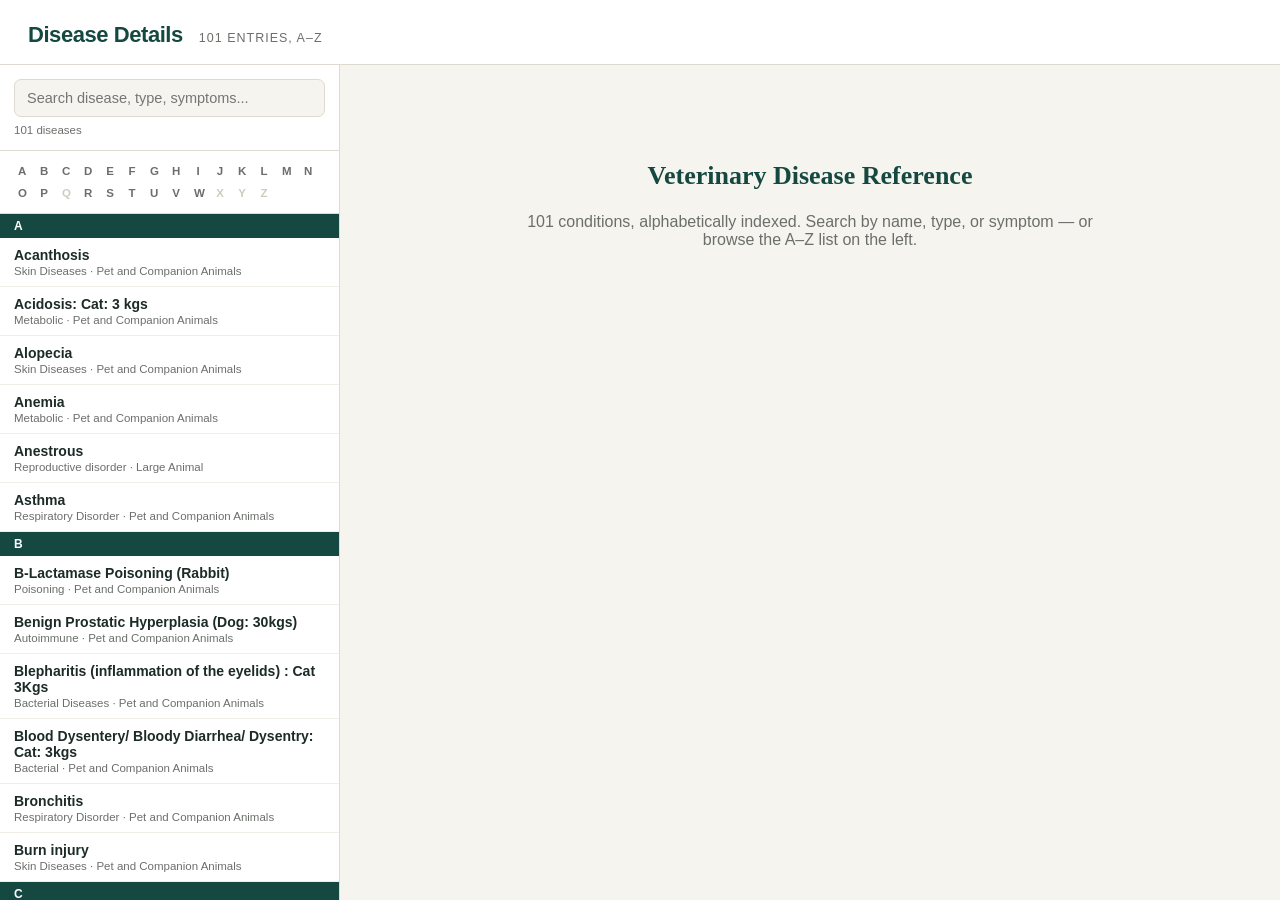
<file: details-disease.html>
<!DOCTYPE html>
<html lang="en">
<head>
<meta charset="UTF-8">
<meta name="viewport" content="width=device-width, initial-scale=1.0">
<title>Disease Details &mdash; Veterinary Reference Catalog</title>
<style>
  :root{
    --ink:#1c2b28;
    --paper:#f6f4ee;
    --panel:#ffffff;
    --line:#dedad0;
    --teal:#1f6f66;
    --teal-deep:#144840;
    --clay:#b5652f;
    --muted:#6b6f6a;
    --highlight:#fce8a8;
    --red:#b91c1c;
    --red-light:#fee2e2;
    --amber:#b7791f;
    --amber-light:#fdf1dc;
    --green:#1f7a4d;
    --green-light:#e2f5ea;
    --mono: 'JetBrains Mono', 'Courier New', monospace;
  }
  *{box-sizing:border-box;}
  html,body{height:100%;}
  body{
    margin:0;
    font-family: 'Georgia', 'Iowan Old Style', serif;
    background:var(--paper);
    color:var(--ink);
    display:flex;
    flex-direction:column;
  }
  header{
    padding:22px 28px 16px;
    border-bottom:1px solid var(--line);
    background:var(--panel);
    display:flex;
    align-items:baseline;
    gap:16px;
    flex-wrap:wrap;
  }
  header h1{
    font-family: 'Helvetica Neue', Arial, sans-serif;
    font-weight:700;
    letter-spacing:-0.02em;
    font-size:22px;
    margin:0;
    color:var(--teal-deep);
  }
  header .count{
    font-family: 'Helvetica Neue', Arial, sans-serif;
    font-size:12.5px;
    color:var(--muted);
    text-transform:uppercase;
    letter-spacing:0.08em;
  }
  .layout{
    flex:1;
    display:flex;
    min-height:0;
  }
  .sidebar{
    width:340px;
    min-width:280px;
    border-right:1px solid var(--line);
    background:var(--panel);
    display:flex;
    flex-direction:column;
    min-height:0;
  }
  .search-wrap{
    padding:14px;
    border-bottom:1px solid var(--line);
  }
  .search-wrap input{
    width:100%;
    padding:10px 12px;
    font-size:14.5px;
    font-family: 'Helvetica Neue', Arial, sans-serif;
    border:1.5px solid var(--line);
    border-radius:7px;
    background:var(--paper);
    color:var(--ink);
    outline:none;
    transition:border-color .15s;
  }
  .search-wrap input:focus{ border-color:var(--teal); }
  .search-meta{
    font-family:'Helvetica Neue', Arial, sans-serif;
    font-size:11.5px;
    color:var(--muted);
    margin-top:7px;
    display:flex;
    justify-content:space-between;
  }
  .az-nav{
    display:flex;
    flex-wrap:wrap;
    gap:2px;
    padding:10px 12px;
    border-bottom:1px solid var(--line);
    font-family:'Helvetica Neue', Arial, sans-serif;
  }
  .az-nav button{
    border:none;
    background:none;
    font-size:11.5px;
    font-weight:600;
    color:var(--muted);
    width:20px;
    height:20px;
    cursor:pointer;
    border-radius:4px;
  }
  .az-nav button:hover{ background:var(--highlight); color:var(--ink); }
  .az-nav button.disabled{ color:#cfcbc0; cursor:default; }
  .az-nav button.disabled:hover{ background:none; }
  .list{
    flex:1;
    overflow-y:auto;
    padding-bottom:20px;
  }
  .letter-header{
    position:sticky;
    top:0;
    background:var(--teal-deep);
    color:#fff;
    font-family:'Helvetica Neue', Arial, sans-serif;
    font-size:12px;
    font-weight:700;
    letter-spacing:0.1em;
    padding:5px 14px;
    z-index:2;
  }
  .med-item{
    display:block;
    width:100%;
    text-align:left;
    padding:9px 14px;
    border:none;
    background:none;
    cursor:pointer;
    border-bottom:1px solid #f0eee6;
    font-family: 'Helvetica Neue', Arial, sans-serif;
  }
  .med-item:hover{ background:#f0f6f4; }
  .med-item.active{ background:var(--teal); }
  .med-item.active .med-name{ color:#fff; }
  .med-item.active .med-brand{ color:#dff2ee; }
  .med-name{
    font-size:14px;
    font-weight:600;
    color:var(--ink);
    margin-bottom:2px;
  }
  .med-brand{
    font-size:11.5px;
    color:var(--muted);
  }
  mark{
    background:var(--highlight);
    color:inherit;
    padding:0 1px;
    border-radius:2px;
  }
  .no-results{
    padding:30px 20px;
    text-align:center;
    color:var(--muted);
    font-family:'Helvetica Neue', Arial, sans-serif;
    font-size:13.5px;
  }
  .content{
    flex:1;
    overflow-y:auto;
    padding:36px 48px;
  }
  .welcome{
    max-width:600px;
    margin:60px auto;
    text-align:center;
    font-family:'Helvetica Neue', Arial, sans-serif;
    color:var(--muted);
  }
  .welcome h2{
    color:var(--teal-deep);
    font-family:Georgia, serif;
    font-size:26px;
  }
  .card{ max-width:820px; }
  .card-eyebrow{
    font-family:'Helvetica Neue', Arial, sans-serif;
    text-transform:uppercase;
    letter-spacing:0.12em;
    font-size:11.5px;
    color:var(--clay);
    font-weight:700;
    margin-bottom:6px;
  }
  .card h2{
    font-size:28px;
    margin:0 0 14px;
    color:var(--teal-deep);
    line-height:1.25;
  }
  .tags{
    display:flex;
    flex-wrap:wrap;
    gap:8px;
    margin-bottom:28px;
  }
  .tag{
    font-family:'Helvetica Neue', Arial, sans-serif;
    font-size:11.5px;
    font-weight:600;
    padding:4px 10px;
    border-radius:20px;
    border:1px solid var(--line);
    color:var(--teal-deep);
    background:#eef6f4;
  }
  .tag.severity{ background:var(--amber-light); color:var(--amber); border-color:#f0e0bc; }
  .tag.contagion-yes{ background:var(--red-light); color:var(--red); border-color:#f5cfcf; }
  .tag.contagion-no{ background:var(--green-light); color:var(--green); border-color:#c9e8d5; }
  .sections{ margin:0; }
  .section-block{
    padding:20px 0;
    border-top:1px solid var(--line);
  }
  .section-block:first-of-type{ border-top:1px solid var(--line); }
  .section-title{
    font-family:'Helvetica Neue', Arial, sans-serif;
    font-size:12px;
    font-weight:700;
    text-transform:uppercase;
    letter-spacing:0.08em;
    color:var(--teal);
    margin-bottom:10px;
    display:flex;
    align-items:center;
    gap:8px;
  }
  .section-title .dot{
    width:20px; height:20px;
    border-radius:50%;
    display:inline-flex;
    align-items:center;
    justify-content:center;
    font-size:11px;
    font-weight:700;
    color:#fff;
    background:var(--teal);
    font-family:'Helvetica Neue', Arial, sans-serif;
  }
  .section-block.rx .section-title .dot{ background:var(--red); }
  .section-block ul{
    margin:0;
    padding-left:20px;
  }
  .section-block li{
    font-size:15px;
    line-height:1.6;
    color:var(--ink);
    margin-bottom:6px;
  }
  .section-block p{
    margin:0;
    font-size:15px;
    line-height:1.6;
    color:var(--ink);
  }
  .section-block.rx{
    background:#fbf5f0;
    border:1px solid #f0e2d3;
    border-radius:10px;
    padding:18px 20px;
    margin-top:8px;
  }
  .section-block.rx.no-top-border{ border-top:1px solid #f0e2d3; }
  .card-footer{
    margin-top:24px;
    font-family:'Helvetica Neue', Arial, sans-serif;
    font-size:12px;
    color:var(--muted);
  }
  @media (max-width: 760px){
    .content{ padding:24px 18px; }
    .sidebar{ position:absolute; inset:0; z-index:5; width:100%; }
    .sidebar.hidden{ display:none; }
    .layout{ position:relative; }
    .content.hidden{ display:none; }
    .back-btn{ display:inline-flex !important; }
  }
  .back-btn{
    display:none;
    align-items:center;
    gap:6px;
    font-family:'Helvetica Neue', Arial, sans-serif;
    font-size:13px;
    font-weight:600;
    color:var(--teal);
    background:none;
    border:none;
    cursor:pointer;
    margin-bottom:18px;
    padding:0;
  }
  ::-webkit-scrollbar{ width:9px; }
  ::-webkit-scrollbar-thumb{ background:#d8d3c6; border-radius:5px; }
  ::-webkit-scrollbar-track{ background:transparent; }
</style>
</head>
<body>

<header>
  <h1>Disease Details</h1>
  <span class="count" id="headerCount">101 entries, A&ndash;Z</span>
</header>

<div class="layout">
  <aside class="sidebar" id="sidebar">
    <div class="search-wrap">
      <input type="text" id="searchBox" placeholder="Search disease, type, symptoms..." autocomplete="off">
      <div class="search-meta">
        <span id="resultCount">101 diseases</span>
        <span id="clearSearch" style="cursor:pointer; text-decoration:underline; display:none;">clear</span>
      </div>
    </div>
    <nav class="az-nav" id="azNav"></nav>
    <div class="list" id="list"></div>
  </aside>

  <main class="content" id="content">
    <div class="welcome">
      <h2>Veterinary Disease Reference</h2>
      <p>101 conditions, alphabetically indexed. Search by name, type, or symptom &mdash; or browse the A&ndash;Z list on the left.</p>
    </div>
  </main>
</div>

<script>
const DATA = [{"Name": "Acanthosis", "Type": "Skin Diseases", "Animal": "Pet and Companion Animals", "Severity": "Moderate", "Contagion": "✅ Non-Contagious", "Symptoms": ["Skin darkening (hyperpigmentation) and thickening, often with a velvety texture. It can be primary, linked to breed predisposition, or secondary, stemming from other conditions like obesity, diabetes, or allergies.", "Symptoms include darkened skin, usually in body folds (like armpits and groin), with potential for hair loss, itching, and secondary bacterial or yeast infections."], "Causes": ["Obesity:", "Excess weight can lead to skin folds and friction, creating an environment where acanthosis nigricans can develop.", "Conformational Abnormalities:", "Certain breeds may have predispositions due to their body structure (e.g., skin folds).", "Endocrinopathies:", "Hormonal imbalances, such as hypothyroidism or diabetes, can contribute to the condition.", "Allergies:", "Atopic dermatitis (environmental allergies) and food allergies can cause inflammation and itching, leading to secondary skin changes.", "Infections:", "Bacterial or yeast infections can exacerbate the condition, particularly in areas prone to moisture and irritation.", "Parasites:", "Mites (like mange) can also cause skin irritation and secondary acanthosis nigricans."], "Treatment Protocol": "Lubrication & Dressing  Glycerine, Petroleum Jelly Tinc Iodine, CuSo4, Sodi – bi – carb   Shampoo therapy  - Antifungal   Topical ointments – Antibiotic/Antifungal Ivermectin  Antihistamine  Using Vitamin A, E, Se Weight loss", "Prevention Methods": "Treat the Underlying Cause: This is the most crucial step. Addressing the root issue (e.g., weight loss for obesity, medication for hormonal imbalances, allergy management) is essential for long-term improvement.  Topical Treatments: Medicated shampoos (e.g., chlorhexidine, antimicrobial) can help cleanse the skin, reduce odor, and manage secondary infections. Steroid ointments or creams may be used to reduce inflammation and itching, but long-term use should be monitored by a veterinarian.  Antibiotics or Antifungals: If infections are present, oral or topical medications may be prescribed.  Dietary Changes: In some cases, a special diet may help manage insulin resistance and potentially improve skin condition.  Other Medications: Depending on the underlying cause and severity, other medications (e.g., antihistamines for allergies, hormone replacement therapy) may be used.  Skin Supplements: Supplements like omega-3 fatty acids can help improve skin and coat health.  Laser Treatment: In some cases, laser therapy may be used to reduce skin thickness.  Good Skin Hygiene: Regular bathing with appropriate shampoos and keeping the skin clean and dry can help prevent flare-ups.  Important Considerations: Primary vs. Secondary: Primary acanthosis nigricans is a genetic condition that is less common and may require lifelong management.  Early Intervention: Addressing the condition early can prevent it from worsening and improve the prognosis.", "Standard Prescription": ["1. Oint. Dermasol - N, Apply Locally Twice Daily for 7-15 Days.", "2. Inj. Acimec-1%, 0.o5ml/kg SC, 7-14 Days Intervals.", "3. Inj. Histavet - 0.1ml/kg Once Daily 5-7 days.", "4. Scrab with Sodi-Bi-Carb + Dress with CuSo4, Once/Twice Daily for 7-15 Days."], "Last Updated": "7/17/2025", "_id": 0}, {"Name": "Acidosis: Cat: 3 kgs", "Type": "Metabolic", "Animal": "Pet and Companion Animals", "Severity": "Moderate", "Contagion": "✅ Non-Contagious", "Symptoms": ["Vomiting (may contain bile or blood)", "Decreased appetite or anorexia", "Excessive licking of lips (sign of nausea)", "Abdominal pain (praying position in dogs)", "Dark,  tarry stools (melena) if bleeding occurs", "Weight loss (chronic cases).", "Diarrhea,  dehydration,  and potentially incoordination,  laminitis,  rapid and deep breathing,  confusion or dizziness,  nausea and vomiting or even death in severe cases."], "Causes": ["Causes of Gastric Acidosis in Dogs and Cats", "Dietary Factors,  Poor-quality or high-fat diets,", "Overeating or irregular feeding schedules", "Food allergies or intolerances", "Stress-Induced Acid Secretion", "Anxiety,  travel,  boarding,  or environmental changes", "Pain or illness (e.g.,  pancreatitis,  kidney disease)", "Medications & Toxins", "NSAIDs (e.g.,  aspirin,  carprofen,  meloxicam) → Ulcer risk", "Corticosteroids (e.g.,  prednisone) → Increased acid secretion", "Toxins (e.g.,  zinc,  lead,  certain plants)", "Underlying Diseases", "Gastritis (acute or chronic)", "Gastric ulcers", "Helicobacter infection (less common than in humans but possible)", "Kidney or liver disease (reduced toxin clearance → gastric irritation)", "Mast cell tumors (release histamine → excess acid)"], "Treatment Protocol": ["1. Immediate Acid Reduction", "Antacids  → Short-term relief", "H2 Blockers (e.g., famotidine, ranitidine) → Reduce acid production", "Proton Pump Inhibitors (PPIs) (e.g., omeprazole, pantoprazole) → Stronger acid suppression (best for ulcers)", "2. Protect the Stomach Lining", "Sucralfate (forms a protective barrier over ulcers)", "Probiotics (support gut health)", "3. Treat Underlying Causes", "Diet change (bland diet, hydrolyzed protein if allergies suspected)", "Stress reduction (calming supplements, pheromones, environmental enrichment)", "Discontinue NSAIDs if causing ulcers (switch to safer pain management)", "Antibiotics (if Helicobacter infection is confirmed) or if fever Present then use GIT active antibiotics, metronidazole etc.", "Surgery (if a tumor or perforated ulcer is present)"], "Prevention Methods": ["Feed small, frequent meals.", "Avoid large meals that trigger acid secretion)", "Use high-quality, easily digestible diets", "Avoid known irritants (spicy foods, fatty table scraps)", "Limit NSAID use (always give with food or a stomach protector)", "Manage stress (provide a stable environment, use anxiety-reducing strategies)", "Regular vet check-ups (especially for pets on long-term medications)."], "Standard Prescription": ["Cat: 3kgs", "1. Syp – Flacol 2 Tsp Twice Daily or Syp. Laxitol/Maxilax – 1Tsp twice daily Orally.", "2. Syp. Carmina - 1 Tsp Twice Daily.", "3. Tab. Maxpro (20mg) – ¼ Orally Twice Daily.", "4. Syp. Gavisol – 200ml – 1Tsf, Orally, Twice Daily."], "Last Updated": "7/18/2025", "_id": 1}, {"Name": "Alopecia", "Type": "Skin Diseases", "Animal": "Pet and Companion Animals", "Severity": "Moderate", "Contagion": "✅ Non-Contagious", "Symptoms": ["Alopecia, or hair loss, in dogs and cats can manifest in various ways, with the most obvious being thinning hair or bald patches.", "Other symptoms include excessive scratching, licking, or biting at the skin, redness or inflammation of the skin, dry or flaky skin, and changes in skin color.", "Some animals may also exhibit skin lesions, thickened skin, or even bleeding in the affected areas."], "Causes": ["Parasitic infestation predisposed by Allergic Food, Exposure to external allergens, unhygienic managemnet, humidity etc.", "Multivitamin, Minerals deficiency specially Zn, Vitamine A, E, Se deficiency."], "Treatment Protocol": "Correction of Cause, Zn, Vitamin E, Se SUppliment, Hot Spots/ wound – dressing with Tin Iodine / CuSo4 (2-5%) (if Fungal infection suspected)/ Sodi carb (for removal of crust or foreign contaminants/ Xentian Violet/Hexisol/ H2O2. Antihistamin/+ NSAID / Steroids (single dose, never overdose) Ivermectin – to prevent & control ectoparasitic infestation (repeat after 7-14 days, strictly maintain proper dose & route) Antibiotics – Locally and Parentally if Pyoderma present and localized/ systemic involvement. Drugs of Choice: Penicillin/Ampicillin/Amoxicillin/amoxicillin-clavulanate/ Cephalosporins  Anti fungal (if fungal infection suspected)– Systemic/ Local", "Prevention Methods": "Switching to a low-allergen food such as lamb and Rice may be the key to relieving your Pet’s itchy skin. Avoid Milk, Meat Products.  Ventilation, Humidity, cleaning & Disinfection of Kennel, Bedding Materials, Utensils and Dry Floor. Isolation & Quarantine.  Sunlight exposure daily for hours.", "Standard Prescription": ["Alopecia – Cat, 2.5 kg", "1.     Helminthicide L – 1/3 tab Two Times in 5 Days Intervals.", "2.     Syp PA Zinc/ Zesup Vet – 2 ml once daily orally 7 days.Syp. PB Tonic – 2 ml once daily orally for 7 days.", "3.     Tab Ivera 6 mg- 1 tab/10-15 kg. / Inj. Parasitin- 0.05ml per kg/Syp Acimec – 1% (10mg/ml) – 1 ml- 20 kg (0.05ml/kg)"], "Last Updated": "7/15/2025", "_id": 2}, {"Name": "Anemia", "Type": "Metabolic", "Animal": "Pet and Companion Animals", "Severity": "Moderate", "Contagion": "✅ Non-Contagious", "Symptoms": ["Signs vary based on severity but may include:", "✔ Pale gums,  tongue,  or eyelids", "✔ Weakness,  lethargy,  or collapse", "✔ Rapid breathing or panting", "✔ Increased heart rate", "✔ Loss of appetite & weight loss", "✔ Jaundice (yellow gums/skin in hemolytic anemia)", "✔ Dark or bloody stool (if internal bleeding)"], "Causes": ["Blood loss (trauma,  parasites)", "Hemolysis (immune-mediated or toxin)", "Nutritional deficiencies (iron,  B12)", "Chronic disease"], "Treatment Protocol": ["Selenium and vitamin E injections (most effective in early stages).", "Oral supplements (for maintenance after initial treatment).", "Supportive care (pain relief, fluid therapy, and rest).", "Physical therapy (for muscle recovery in chronic cases)."], "Prevention Methods": ["Parasite control", "Balanced iron-rich diet", "Treat underlying disease early"], "Standard Prescription": ["1. Syp. ES Plus- 100ml", "1ml/ cat,  3ml/Dog fed orally once daily for 0ne month.", "2.   Powder. PA Cal-Meat", "Fed with Feed,", "For Dog 2-4 month : 60-150 g 5-12 month: 120 g-450 g For Cat: 1-4 kg body weight: 30 g - 65 g Over 4 kg body weight: 65g - 95 g"], "Last Updated": "7/23/2025", "_id": 3}, {"Name": "Anestrous", "Type": "Reproductive disorder", "Animal": "Large Animal", "Severity": "Severe", "Contagion": "✅ Non-Contagious", "Symptoms": ["Absence of visible estrus (heat signs) beyond expected time after puberty, calving, or weaning.", "Reduced vulvar swelling, discharge, or mounting behavior.", "Prolonged calving-to-conception interval.", "Ovarian inactivity (on palpation/ultrasound).", "Low milk progesterone levels."], "Causes": ["Physiological:", "Prepubertal stage, pregnancy, lactation, seasonal anestrus.", "Pathological:", "Ovarian hypofunction, ovarian cysts, uterine infections, persistent CL (corpus luteum).", "Nutritional:", "Energy/protein deficiency, mineral/vitamin imbalances (P, Cu, Zn, Vit A, Vit E).", "Managemental:", "Poor heat detection, stress, high milk yield, postpartum complications, improper body condition."], "Treatment Protocol": ["Correct underlying cause (nutrition, infection, management).", "Hormonal therapies:", "GnRH or hCG injection to induce ovulation.", "Progesterone-based protocols (CIDR, PRID).", "Ovsynch protocol (GnRH–PGF₂α–GnRH timed AI).", "Nutritional correction (balanced ration, mineral mixture, vitamins).", "Uterine therapy if pyometra/endometritis is present.", "Proper postpartum care and reducing stress."], "Prevention Methods": ["Balanced nutrition (adequate energy, protein, trace minerals, vitamins).", "Good reproductive and herd health management.", "Proper heat detection and recording system.", "Early diagnosis and treatment of postpartum complications.", "Avoid over-conditioning or under-conditioning animals.", "Seasonal breeding management where applicable."], "Standard Prescription": ["First Step:", "Anthelmintics \tTab. Antiworm vet/ Duzol Vet/ Trilev Vet", "১ টি ট্যাবলেট/ ৫০ কেজি ওজনের জন্য খাওয়াবেন ৫ দিন পরপর ২ বার", "or", "Syrup Iverzol Vet", "১০ মিলি / ১০০ কেজি ওজনের জন্য খাওয়াবেন ৫ দিন পরপর ২ বার", "Vitamins\tInj. Acivit ADE/ Inj. ES ADE", "১০ মিলি / ১০০ কেজি ওজনের জন্য মাংসে দিবেন ৩ দিন পরপর ৩/৪ বার", "Growth Promoter \tInj. Gainfast/ Superamino vet", "১০-২০ মিলি / ১০০ কেজি ওজনের জন্য মাংসে দিবেন ৩ দিন পরপর ৩/৪ বার", "Reproductive Stimulator\tPowder Kemtrace Optimax", "৫০-১০০ গ্রাম খাওয়াবেন দৈনিক ১বার ১মাস", "Fat Suppliment\tPowder Bergafat", "৫০-১০০ গ্রাম খাওয়াবেন দৈনিক ১বার ১মাস", "Reproductive Stimulator\tPowder Boost-3", "২০-৫০ গ্রাম খাওয়াবেন দৈনিক ১বার ১মাস", "Advice \tSunlight Exposure/ Physical Exercise.", "Mixing with Teaser Bull.", "হিটে আসলে ষাঁড় দিয়ে প্রজনন/  ইনসেমিনেশন করবেন।", "Reproductive Stimulator\tSyrup Sure AI", "১ বোতল প্রজনন/ ইনসেমিনেশন করার পর খাওয়াবেন।", "Follow Up Treatment: যদি হিটে না আসে/ আসলেও কনসিভ না করে", "Reproductive Stimulator\t১. Powder Kemtrace Optimax", "৫০-১০০ গ্রাম খাওয়াবেন দৈনিক ১বার ১মাস", "২. Inj. Acivit ADE/ Inj. ES ADE", "১০ মিলি / ১০০ কেজি ওজনের জন্য মাংসে দিবেন ৩ দিন পরপর ৩/৪ বার", "৩. Inj Godorel", "১ম দিনঃ ২-৪ মিলি মাংসে দিবেন ১ বার", "৯ম দিনঃ ২-৪ মিলি মাংসে দিবেন ১ বার"], "Last Updated": "9/13/2025", "_id": 4}, {"Name": "Asthma", "Type": "Respiratory Disorder", "Animal": "Pet and Companion Animals", "Severity": "Moderate", "Contagion": "⚠️ Contagious", "Symptoms": ["Coughing, wheezing, difficulty breathing, panting, lethargy, loss of appetite, weight loss, exercise intolerance, and bluish or pale gums.", "Wheezing (high-pitched whistling sound when breathing)", "Coughing (persistent dry cough, especially in cats)", "Labored Breathing (rapid, shallow breaths, open-mouth breathing in cats)", "Lethargy & Weakness (due to low oxygen levels)", "Gagging or Vomiting (from excessive coughing)", "Blue-tinged Gums (in severe cases, indicates oxygen deprivation)", "Asthma Attack (Emergency Signs):", "🚨 Struggling to breathe (extended neck, gasping)", "🚨 Panic or distress (pawing at the mouth, inability to settle)", "🚨 Collapse or extreme fatigue"], "Causes": ["Allergens (pollen, dust mites, mold, smoke, perfumes)", "Environmental Irritants (household cleaners, air fresheners, cigarette smoke)", "Respiratory Infections (bacterial or viral)", "Obesity (puts extra pressure on the lungs)", "Stress & Anxiety (can trigger asthma attacks)", "Genetic Predisposition (more common in Siamese and Himalayan cats)."], "Treatment Protocol": "Reduce allergens, avoid smoke/dust and cold.  Minimize exposure to allergens (vacuum regularly, wash bedding).  Avoid strong fragrances (perfumes, cleaning sprays).  Keep up with vet check-ups (monitor lung health).  Consider allergy testing (if asthma is severe).", "Prevention Methods": "Reduce allergens, avoid smoke/dust and cold.  Minimize exposure to allergens (vacuum regularly, wash bedding).  Avoid strong fragrances (perfumes, cleaning sprays).  Keep up with vet check-ups (monitor lung health).  Consider allergy testing (if asthma is severe).", "Standard Prescription": ["Sneezing, Runny Nose/ Closed Nose, Common Cold, Rhinitis", "1.     Inj. Acicef 3 – 0.1ml/kg, IM, Twice daily.", "2.     Syp. Brodil- 1ml/ kg fed orally daily", "3.     Inj. Phenadryl – 0.1 ml/kg, IM, twice daily.", "4.     Tab. Mkast 4mg – 1 Tab/5kg bwt once daily.", "5.     Antazol nasal drop – Apply at nasal opening 3-4 times until airways clear up."], "Last Updated": "7/17/2025", "_id": 5}, {"Name": "B-Lactamase Poisoning (Rabbit)", "Type": "Poisoning", "Animal": "Pet and Companion Animals", "Severity": "Severe", "Contagion": "✅ Non-Contagious", "Symptoms": ["Severe diarrhea (often watery or bloody)", "Loss of appetite (anorexia)", "Lethargy & weakness", "Dehydration (sunken eyes,  dry mouth)", "Bloating or GI stasis (lack of fecal pellets)", "Neurological signs (seizures,  head tilt – in severe cases)", "Sudden death (due to enterotoxemia)"], "Causes": ["Oral Administration of Penicillin or Amoxicillin", "Rabbits have a unique gut microbiome that is disrupted by certain antibiotics,  leading to fatal enterotoxemia.", "Injectable penicillin can be safe if dosed correctly,  but oral forms are dangerous.", "Incorrect Antibiotic Choice", "Safe antibiotics for rabbits include enrofloxacin (Baytril),  trimethoprim-sulfa,  or metronidazole.", "Unsafe antibiotics include ampicillin,  clindamycin,  and most penicillins (when given orally).", "Overgrowth of Harmful Bacteria", "Antibiotics like penicillin kill beneficial gut bacteria,  allowing Clostridium spp. and E. coli to overproduce toxins.t."], "Treatment Protocol": ["Immediate Veterinary Care", "Fluid therapy (IV or SQ) to combat dehydration.", "Pain relief (meloxicam) for GI discomfort.", "GI Support & Probiotics", "Simethicone (for gas pain).", "Probiotics (e.g., Bene-Bac, probiotic pastes) to restore gut flora.", "Critical Care feeding (Oxbow) to maintain digestion.", "Antitoxin & Antibiotic Adjustment", "If Clostridium is suspected, vets may give cholestyramine (binds toxins).", "Switch to a rabbit-safe antibiotic (e.g., enrofloxacin).", "Hospitalization in Severe Cases", "Oxygen therapy if shock occurs.", "Anti-seizure meds if neurological signs appear."], "Prevention Methods": ["✔ Never give oral penicillin/amoxicillin to rabbits.", "✔ Use only rabbit-safe antibiotics (confirmed by an exotics vet).", "✔ Probiotics during antibiotic treatment to support gut health.", "✔ Monitor closely for diarrhea or appetite loss after any antibiotic.", "✔ Avoid unnecessary antibiotics—use only when prescribed by a vet."], "Standard Prescription": ["Rabbit: 3kgs.", "1. Inj. Seclo/ Omep -40mg, 0.3ml, IV, Twice daily for 7 days.", "2. Inj. Metro IV: 3-5ml/kg, IV,  Twice Daily for 5- 7 days.", "3. Syp. Oxecone MS – 1ml/kg, twice daily."], "Last Updated": "7/29/2025", "_id": 6}, {"Name": "Benign Prostatic Hyperplasia (Dog: 30kgs)", "Type": "Autoimmune", "Animal": "Pet and Companion Animals", "Severity": "Severe", "Contagion": "✅ Non-Contagious", "Symptoms": ["Straining to defecate or urinate.", "Dribbling of blood from the penis (not related to urination).", "Enlarged prostate on rectal exam.", "Tenesmus (straining to defecate).", "Reduced appetite,  lethargy (if severely enlarged).", "Straining to urinate or defecate (due to prostate pressing on the urethra/colon)", "Bloody preputial discharge (drops of blood from the penis)", "Changes in urination frequency", "Infertility or poor semen quality (in breeding dogs)", "Rarely,  complete urinary obstruction (more common with infections or cancer)."], "Causes": ["1. Hormonal Cause", "Testosterone influence in intact male dogs.", "2. Age Factor", "Most common in dogs over 5 years old.", "3. Other Conditions", "Not associated with infection or cancer directly,  but may coexist with prostatitis or cysts"], "Treatment Protocol": ["Neutering (Castration) – Gold standard treatment; leads to prostate shrinkage within weeks due to testosterone removal.", "Medical Management (if surgery is not an option, e.g., breeding dogs):", "Finasteride (5α-reductase inhibitor) – Reduces DHT, shrinking the prostate.", "GnRH Agonists (e.g., Deslorelin) – Temporarily reduces testosterone.", "Supportive Care:", "Antibiotics if secondary infection is present.", "Pain management if discomfort occurs."], "Prevention Methods": ["✅ Spay/neuter to prevent transmission during mating.", "✅ Avoid mating with unknown or stray dogs.", "✅ Monitor and inspect genitals for unusual growths.", "✅ Control free roaming and contact with street dogs.", "✅ Isolate infected animals during treatment."], "Standard Prescription": ["Dog: 30kgs", "1. Inj. Criston-2 (2mg/2ml)", "1ml/30kg Body weight, Iv, Weekly", "2. Inj. Roxadex - 2ml, IM, Once at day of Chemotherapy", "3. Inj Histavet- 2ml, IM, Once Daily", "4. Inj. Acicef-4", "2ml, Im, Once Daily for 15 days.", "5. Post operative wound Regular dressing"], "Last Updated": "7/19/2025", "_id": 7}, {"Name": "Blepharitis (inflammation of the eyelids) : Cat 3Kgs", "Type": "Bacterial Diseases", "Animal": "Pet and Companion Animals", "Severity": "Moderate", "Contagion": "✅ Non-Contagious", "Symptoms": ["Red,  swollen eyelids", "- Itchy or burning sensation", "- Gritty feeling (like sand in the eyes)", "- Crusty or greasy eyelashes (especially upon waking)", "- Flaky skin around the eyes (dandruff-like scales)", "- Watery or dry eyes", "- Sensitivity to light.", "- Blurred vision (if oil or debris affects the cornea)", "- Loss of eyelashes (in severe cases)"], "Causes": ["Bacterial Infection (Staphylococcus bacteria)", "- Seborrheic Dermatitis (dandruff of the scalp and eyebrows)", "- Meibomian Gland Dysfunction (MGD) – Clogged oil glands in eyelids", "- Demodex Eyelash Mites – Tiny parasites that live in hair follicles", "- Allergies (cosmetics,  contact lens solutions,  or environmental allergens)", "- Rosacea (a skin condition causing facial redness)", "- Dry Eyes – Can worsen or trigger blepharitis"], "Treatment Protocol": ["Blepharitis is often chronic, but symptoms can be managed with proper care:", "1. Eyelid Hygiene (Most Important Treatment)", "Warm Compress: Apply a warm, damp cloth to closed eyelids for 5-10 minutes to loosen crusts and unclog oil glands.", "Lid Scrubs: Gently clean eyelids with a diluted baby shampoo solution or commercial eyelid cleanser (e.g., Ocusoft, Blephadex).", "Massage: After warm compress, gently massage eyelids to express oil from glands.", "2. Medications", "Antibiotic Ointments (e.g., Erythromycin, Bacitracin) – Applied to lid margins.", "Oral Antibiotics (e.g., Doxycycline, Azithromycin) – For severe or rosacea-related cases.", "Steroid Eye Drops/Ointments (e.g., Loteprednol) – For inflammation (short-term use).", "Artificial Tears – For dry eye relief.", "3. Treatment for Underlying Conditions", "Anti-dandruff shampoo (if seborrheic dermatitis is present).", "Rosacea management (avoid triggers, use prescribed treatments).", "Demodex treatment (tea tree oil-based cleansers, ivermectin)."], "Prevention Methods": ["Since blepharitis tends to recur, daily eyelid hygiene is key:", "✔ Clean eyelids daily (even when no symptoms).", "✔ Remove eye makeup thoroughly before sleeping.", "✔ Avoid rubbing eyes (can worsen irritation).", "✔ Replace eye cosmetics (mascara, eyeliner) every 3 months.", "✔ Manage dandruff & rosacea if present.", "✔ Use artificial tears if eyes are dry.", "✔ Avoid allergens that trigger symptoms."], "Standard Prescription": ["Cat: 3 kg 1. Eye drop Teargen – 2-3 drops, wash the eye twice daily, 5-7 days.", "2. E/D. Moxiflox – 2 Drops, Apply locally three/four times daily, 5-7 days.", "3. Inj. Mel vet 0.5%- 0.15 ml sc once daily, 2-3 days.", "4. Syp. Cefixime – 100mg, 1.25 ml twice daily, fed orally, 5-7 days.", "5. Syp. Alatrol – ½ tsp once daily 7 days. \""], "Last Updated": "7/28/2025", "_id": 8}, {"Name": "Blood Dysentery/ Bloody Diarrhea/ Dysentry: Cat: 3kgs", "Type": "Bacterial", "Animal": "Pet and Companion Animals", "Severity": "Severe", "Contagion": "⚠️ Contagious", "Symptoms": ["Bloody Diarrhea (bright red = lower GI bleed; dark/tarry = upper GI bleed)", "Vomiting (sometimes with blood)", "Lethargy, Weakness", "Dehydration (sunken eyes, dry gums, slow skin tenting)", "Abdominal Pain", "Fever or Hypothermia (in severe infectious cases) folowed by hypothermia (in toxemic state & severe dehydration state).", "Frequent, loose stools, abdominal pain, dehydration, or changes in appetite, vomiting, blood or mucus in the stool, weight loss."], "Causes": ["1. Infectious Causes", "Parvovirus (Dogs) – Highly contagious, attacks intestinal lining.", "Panleukopenia (Cats) – Feline parvovirus, causes severe bloody diarrhea.", "Bacterial Infections", "Salmonella, Campylobacter, Clostridium perfringens, E. coli", "Parasitic Infections", "Hookworms, Whipworms, Coccidia, Giardia", "Protozoal Infections", "Tritrichomonas foetus (cats), Entamoeba histolytica", "2. Dietary Causes", "Dietary Indiscretion (eating garbage, spoiled food, toxins)", "Food Allergies/Intolerances", "Sudden Diet Changes", "3. Toxins & Medications", "Rodenticides (anticoagulant poisoning) → Internal bleeding", "NSAIDs (ibuprofen, aspirin) → Gastric ulcers", "Heavy Metals (lead, zinc)", "4. Inflammatory & Immune-Mediated Conditions", "Inflammatory Bowel Disease (IBD)", "Hemorrhagic Gastroenteritis (HGE) – Common in dogs", "Stress Colitis (common in cats)", "5. Systemic Diseases", "Liver/Kidney Disease", "Cancer (lymphoma, intestinal tumors)", "Coagulopathies (clotting disorders)"], "Treatment Protocol": ["1. Emergency Stabilization", "IV Fluids (Lactated Ringer’s, 0.9% NaCl) for dehydration", "Electrolyte Correction (Potassium, Bicarbonate if needed)", "2. Specific Treatments", "Antibiotics (e.g., metronidazole, amoxicillin-clavulanate) for bacterial infections.", "Antiparasitics (e.g., fenbendazole, praziquantel) for worms/protozoa", "Antivirals (limited efficacy, supportive care for parvovirus/panleukopenia)", "Anti-nausea Meds (e.g., maropitant, ondansetron)", "GI Protectants (e.g., sucralfate, omeprazole) for ulcers", "3. Supportive Care", "Plasma Transfusions (for severe parvovirus cases)", "Probiotics (to restore gut flora)", "Bland Diet (boiled chicken & rice, hydrolyzed diets)", "4. Treat Underlying Cause", "Surgery (if foreign body or tumor is present)", "Immunosuppressants (for IBD)", "Vitamin K1 (for rodenticide toxicity)", "clean housing, reduce crowding."], "Prevention Methods": ["Vaccination (Parvovirus, Panleukopenia)", "Regular Deworming & Fecal Testing", "Proper Diet, Avoid Sudden Changes, Fast Foods", "Toxin Prevention (keep chemicals, human meds away)", "Stress Reduction (especially in cats)", "Hygiene & Disinfection (parvovirus is highly resistant)"], "Standard Prescription": ["\"Cat: 3kgs", "1. Syp. Amodis – 1.5ml, Fed Orally, Twice Daily.", "2. Tab. D-con- 1 tab/2.5-3 kg Body Weight.", "3. Pow. PA Gut – 4-5 gm with per kg Feed/Drinking water.", "4. Pow. PA lyte – 10gm/ 2 Liter drinking water and feed QS.", "5. Tab. Tracid-500mg, 1/5 Part Fed orally twice daily (if blood in feces)", "6. Powder Vita- K: 1gm/ Cat Fed Orally Twice daily."], "Last Updated": "8/6/2025", "_id": 9}, {"Name": "Bronchitis", "Type": "Respiratory Disorder", "Animal": "Pet and Companion Animals", "Severity": "Moderate", "Contagion": "✅ Non-Contagious", "Symptoms": ["Chronic dry, hacking cough (worse with exercise/excitement)", "Wheezing (especially in cats with asthma)", "Gagging/retching (due to mucus)", "Exercise intolerance", "No fever (unless secondary infection)"], "Causes": ["Chronic bronchitis (long-term airway inflammation, common in older pets)", "Allergies (feline asthma, environmental irritants)", "Infectious agents (similar to pneumonia)", "Obesity & heart disease (secondary contributors)"], "Treatment Protocol": "1. Chronic Management Cough suppressants (hydrocodone, butorphanol – only if no infection) Antibiotics (if Infection & fever: Amoxicillin- Clavulenic acids, cephalosporins, Penicillin streptomicin) Bronchodilators (terbutaline, theophylline) Inhalator/ Nebulization.   2. Environmental Control Humidifiers (reduce airway irritation) Air purifiers (reduce allergens) Weight loss (if obese)", "Prevention Methods": "Avoid smoke/chemical irritants Control parasites (regular deworming) Manage allergies/asthma (reduce triggers) Avoid Extreme Cold/ Heat, Stress. Reduce dust & ammonia in housing, proper ventilation, vaccination", "Standard Prescription": ["1.     Inj. Acicef 3/ Bovixon – 0.1ml/kg, IM, Twice daily.", "1.     Inj. Histavet-  0.1 ml/kg, IM, Twice daily.", "2.    Tab. Mkast 4mg – 1 Tab/5kg bwt once daily.", "3.    Syp. Tofen – 1ml/kg once daily, Fed Orally", "4.   Brodil/ Pulmo Care Inhaler – Apply at nasal opening 3-4 times daily (1 Pressure)", "5.    Nebulization -  Bodicort + Windel Plus + NS (If severe).", "6.  High Flow Oxygen Therapy if Condition Critical.", "Keep Wormth, Avoid Humidity & Congested air.", "Improve Ventillation, SUnlight Exposure."], "Last Updated": "7/17/2025", "_id": 10}, {"Name": "Burn injury", "Type": "Skin Diseases", "Animal": "Pet and Companion Animals", "Severity": "Critical", "Contagion": "✅ Non-Contagious", "Symptoms": ["Common symptoms of burn injuries in dogs and cats include:", "- Redness and inflammation: Around the burned area.", "- Blister formation: Fluid-filled blisters or vesicles on the skin.", "- Pain and sensitivity: The affected area is often very painful; pets may show signs of discomfort when touched.", "- Skin peeling or sloughing: Loss of outer skin layers.", "- Darkened or charred skin: Black or brown coloration indicating severe burns.", "- Swelling: Around the affected area.", "- Open wounds or raw tissue: Especially in deeper burns.", "- Licking or scratching: Trying to soothe the pain.", "- Increased respiratory rate or difficulty breathing: Especially if the burn involved inhalation injury or affected the respiratory tract.", "- Behavioral changes: Restlessness, agitation, or hiding due to pain.", "- Signs of shock: Weakness, pale gums, cold extremities, or rapid heartbeat in severe cases."], "Causes": ["Fire Exposure/ hot water/ Hot food Exposure/ Chemical Exposure. Thermal Burns – Hot surfaces, boiling liquids, flames, or heating pads.", "Chemical Burns – Exposure to household cleaners, acids, alkalis, or fertilizers.", "Electrical Burns – Chewing on electrical cords or lightning strikes.", "Sunburn – Especially in pets with thin or light-colored fur."], "Treatment Protocol": "1. Assess the Severity of the Burn First-Degree Burn: Redness, mild swelling, pain (superficial).  Second-Degree Burn: Blisters, severe pain, possible oozing (partial-thickness).  Third-Degree Burn: Charred skin, white/black appearance, possible numbness (full-thickness, requires emergency care).  2. Immediate First Aid Cool the Burn:  Run cool (not ice-cold) water over the burn for 10–15 minutes.  Use a clean, wet cloth if running water isn’t available.  Avoid ice, as it can worsen tissue damage.  Remove Constrictive Items: Gently take off collars or clothing near the burn.  Do Not Pop Blisters: This increases infection risk.  3. Protect the Wound Cover with a Clean, Non-Stick Dressing:  Use sterile gauze or a non-adhesive bandage (e.g., Telfa pad).  Avoid cotton balls (fibers can stick to the wound).  Prevent Licking: Use an Elizabethan collar (cone) to stop the pet from licking or chewing the burn.  4. Pain Management & Infection Prevention Vet-Prescribed Pain Relief:  The vet may prescribe NSAIDs (e.g., Meloxicam) or other pain relievers.  Topical Treatments (if recommended by a vet):  Silver sulfadiazine cream (for minor burns).  Antibiotic ointments (e.g., bacitracin—only if pet can’t lick it).  5. Seek Veterinary Care Immediately If: The burn is large, deep, or third-degree.  The pet shows signs of shock (pale gums, rapid breathing, weakness).  The burn is caused by chemicals or electricity.  There’s infection (pus, foul odor, increased redness/swelling).  6. Long-Term Care & Healing Keep the wound clean and dry.  Follow the vet’s instructions for bandage changes and medications.  Monitor for delayed complications (e.g., scarring, contractures).", "Prevention Methods": "Avoid Fire Exposure/ hot water/ Hot food Exposure/ Chemical Exposure. Keep pets away from stoves, heaters, and hot liquids.  Cover electrical cords or use deterrent sprays.  Use pet-safe sunscreen on light-skinned animals.  Store chemicals securely.", "Standard Prescription": ["1. Cream  Burna/ Silburn - Aplly Locally", "2. Inj. Sedil - 1ml/15-30kg, Twice Daily - 1st/2nd Day", "3. Syp. Clavucef- 100mg, 1ml/2kg, Fed Orally Twice Daily.", "4. Inj. Hartsol - 20-40ml, IV, Twice Daily (Depends on Grdae of Injury).", "5. Inj. Gainfast/ Aminovit Plus  Vet - 1ml/5kg, IM, Once- Twice daily.", "6. Dressing: Viodin - Once/ Twice daily for 5-7 Days/ Upto recovery."], "Last Updated": "7/17/2025", "_id": 11}, {"Name": "Canine Babesiosis", "Type": "Parasitic Diseases", "Animal": "Pet and Companion Animals", "Severity": "Moderate", "Contagion": "⚠️ Contagious", "Symptoms": ["High fever and severe lethargy.", "Pale or yellow gums (jaundice).", "Red or brown urine (hemoglobinuria).", "Loss of appetite and rapid weight loss.", "Swollen lymph nodes or spleen.", "Weakness or collapsing episodes.", "⚠️ Emergency Signs:", "Severe anemia with shock or coma.", "Multi-organ failure in acute infection"], "Causes": ["Tick-borne protozoa,  blood transfusion,  dog fights.", "Babesia spp. Parasite", "Transmitted by tick bite (e.g.,  Rhipicephalus sanguineus).", "Tick Exposure", "Walking in tick-infested environments without protection.", "Blood Transmission", "Via contaminated blood transfusions or biting (dog fights).", "Stress & Immunosuppression", "Stress,  illness,  or steroids can worsen disease progression."], "Treatment Protocol": ["Antiprotozoal drugs:", "Dogs: Imidocarb dipropionate (for B. canis), Atovaquone + Azithromycin (for B. gibsoni).", "Cats: Limited options; supportive care is crucial.", "Supportive therapy:", "Blood transfusions (in severe anemia)", "IV fluids and anti-inflammatory drugs", "Liver protectants (if jaundice is present)"], "Prevention Methods": ["Tick Control:", "Use tick preventatives (spot-ons, collars, oral medications like isoxazolines).", "Regularly check pets for ticks, especially after outdoor activities.", "Environmental Management:", "Keep yards trimmed and treat outdoor areas with acaricides.", "Avoiding Blood Transmission Risks:", "Screen blood donors for Babesia.", "Vaccination (limited availability):", "A vaccine exists in Europe for B. canis (Pirodog®), but not widely available elsewhere."], "Standard Prescription": ["1. Inj. Babecure- 120mg/ml, IM/SC", "2. Syp. Zimax- 1ml @ 4-8 kgs or 0.15-0.25ml/kg, twice daily, 5-7 days.", "3. Syp. Liv-52- 1ml/kg twice daily, 15-20 days.", "4. Inj. Hartsol - 20-40ml, IV, Twice daily, 57 Days."], "Last Updated": "7/28/2025", "_id": 12}, {"Name": "Canine Distemper (CDV)-(Dog: 20kgs)", "Type": "Viral", "Animal": "Pet and Companion Animals", "Severity": "Severe", "Contagion": "⚠️ Contagious", "Symptoms": "Hard Pad Disease. Fever, lethargy, loss of appetite, discharge from the eyes and nose, coughing, and diarrhea. Later, neurological symptoms such as muscle twitching, seizures, or even paralysis may develop.", "Causes": "Canine Distemper Virus", "Treatment Protocol": ["A. Hospitalization & Supportive Care", "IV Fluids (Lactated Ringer’s + electrolytes) for dehydration.", "Broad-spectrum Antibiotics (for secondary pneumonia):", "Amoxicillin-Clavulanate (20 mg/kg q12h)", "Doxycycline (5 mg/kg q12h) if Bordetella coinfection suspected.", "Antiemetics (Ondansetron/ Atropine) if vomiting.", "B. Neurological Support", "Anticonvulsants (if seizures occur):", "Diazepam (0.5 mg/kg IV PRN) for acute seizures.", "Phenobarbital (2-5 mg/kg q12h) for chronic seizures.", "Levetiracetam (20 mg/kg q8h) as adjunct therapy.", "Corticosteroids (Controversial) – May reduce CNS inflammation but can worsen immunosuppression.", "C. Immune Modulation & Antivirals (Experimental)", "Vitamin A (10,000 IU/day) – Supports epithelial repair.", "Lysine & Antioxidants – May slow viral replication.", "D. Nutritional Support", "High-calorie liquid diet (e.g., Hill’s a/d) if anorexia persists.", "Probiotics (e.g., Forti Flora) to restore gut flora."], "Prevention Methods": "Vaccination, Quarentine, Isolation, Hygienic Management", "Standard Prescription": ["Dog: 20kgs", "1. Inj. Acicef-4, 1ml., IM/Sc, Once Daily for 5-7 days.", "2. Inj. Nervin- 2ml, IM, Twice Daily for 5-7 Days", "3. Inj. Seclo/ Omep -40mg, 3ml, IV, Twice daily for 7 days.", "4. Inj. Aminovit Plus vet – 20ml: 4ml/5kg IM/IV Once/Twie daily for 10 days.", "5. Vita C - Inj Ascoson -500mg/5ml : 2ml, Once daily for 10 days.", "6. Inj. NS/ Hartsol – 20-40ml/kg IV Twice daily for 7 days."], "Last Updated": "7/18/2025", "_id": 13}, {"Name": "Canine Parvovirus (CPV)-(Dog: 20kgs)", "Type": "Viral", "Animal": "Pet and Companion Animals", "Severity": "Severe", "Contagion": "⚠️ Contagious", "Symptoms": "Nausea, vomiting, bloody vomit, bloody feces, dehydration, abdominal pain, bloat, rapid heartbeat, or coughing.", "Causes": "Canine Parvovirus", "Treatment Protocol": ["1. Immediate Veterinary Care", "Hospitalization is often required due to severe dehydration, vomiting, and diarrhea.", "IV Fluid Therapy (Lactated Ringer’s or 0.9% saline with electrolytes) to combat dehydration and maintain electrolyte balance.", "Anti-emetics (e.g., Ondansetron to control vomiting.)", "Antibiotics (e.g., Ceftiofor/ Ceftriaxone/ Ampicillin/ Enrofloxacin/ Ciprofloxacin/ Marbofloxacin, Metronidazole) to prevent secondary bacterial infections (septicemia from gut bacteria).", "2. Supportive Care", "Nutritional Support:", "NPO (Nothing Per Os) initially if vomiting persists.", "Aminoacids, Vitamin B Complex, Vitamin C etc.", "Fecal Microbiota Transplant (FMT) to restore gut flora post-recovery.", "Gradual feeding with a bland, easily digestible diet (e.g., boiled chicken & rice, or prescription GI diets like Hill’s i/d) once vomiting is controlled.", "Syringe feeding or tube feeding if the dog refuses to eat.", "Anti-diarrheals (e.g., Kaolin-Pectin) may be used cautiously (only if no intestinal obstruction is suspected).", "Pain Management (e.g., Meloxicam) if abdominal discomfort is severe.", "3. Advanced Treatments (if available)", "Plasma/Blood Transfusion (for severely anemic or hypoproteinemic dogs).", "IV Immunoglobulins or Recombinant Interferon-Omega (experimental but may help in early infection)."], "Prevention Methods": ["Vaccination, Quarentine, Isolation, Hygienic Management.", "Vaccination", "Core Vaccination (DHPP) starting at 6-8 weeks, boosters every 3-4 weeks until 16 weeks, then yearly/3-yearly as per vet advice.", "Avoid exposure to unvaccinated dogs or contaminated areas until fully vaccinated.", "Isolate the dog to prevent spreading CPV to other dogs.", "Disinfect environment with bleach (1:30 dilution) or accelerated hydrogen peroxide."], "Standard Prescription": ["Dog: 20kgs", "1. Inj. Acicef-4, 1ml., IM/Sc, Once Daily for 5-7 days.", "2. Inj. Zofra/ Anset/ Emiset - 2ml, IM/IV, Twice Daily for 7 days", "3. Inj. Tracid 10ml : 2ml, IM/IV Twice daily for 7 days.", "4. Inj. Seclo/ Omep -40mg, 3ml, IV, Twice daily for 7 days.", "5. Inj. Metro IV: 100ml, IV, Twice Daily for 7 days.", "6. Inj. Aminovit Plus vet – 20ml: 4ml/5kg IM/IV Once/Twie daily for 10 days.", "7. Vita C - Inj Ascoson -500mg/5ml : 2ml, Once daily for 10 days.", "8. Inj. Cholera saline/ Hartsol – 20-40ml/kg IV Twice daily for 7 days."], "Last Updated": "7/18/2025", "_id": 14}, {"Name": "Canine Transmissible Benign Tumer (CTVT) (Dog: 30Kgs)", "Type": "Autoimmune", "Animal": "Pet and Companion Animals", "Severity": "Severe", "Contagion": "⚠️ Contagious", "Symptoms": ["Visible tumors or nodules on the genitalia.", "Bleeding from the genital area.", "Hematuria (blood in urine).", "Excessive licking or discomfort.", "Possible metastasis in advanced cases—affecting nose, skin, or lymph nodes.", "Weight loss, lethargy (in severe cases)."], "Causes": ["1. Direct Contact Transmission", "Spread through mating, licking, or sniffing infected areas.", "2. Neoplastic Disease", "Transplantable cancer cells that implant in mucosal surfaces.", "3. Risk Factors", "More common in free-roaming and unneutered dogs.", "Weak immune systems can allow tumor growth."], "Treatment Protocol": ["Surgical removal: Possible but recurrence is common if not combined with chemo.", "Radiation therapy: Rarely used due to cost/availability.", "Spontaneous regression: Some tumors may regress over time due to immune response.", "Chemotherapy (most effective): Vincristine (weekly injections, ~4–6 treatments). Chemotherapy : Inj Vincristine Sulphate (Criston 2) weakly one dose (1.4-1.5 mg/M2).", "Standard Dose: 0.5–0.75 mg/m² IV (most commonly 0.7 mg/m²)", "Frequency: Every 1–2 weeks (as part of a multi-agent protocol, such as CHOP for lymphoma)", "Maximum Single Dose: Often capped at 1 mg/dog (to reduce neurotoxicity risk)", "Administration: Given slow IV push (over 1–2 minutes) through a secure catheter (extravasation can cause severe tissue damage).", "Methods to Calculate BSA in Dogs:", "1. Most Accurate: Formula-Based Calculation", "The gold standard uses the Mech formula (modified for dogs):", "BSA (m²) = k×(Body Weight in grams)2/3", "BSA (m²)=k×(Body Weight in grams) 2/3", "k (species constant) for dogs = 10.1 (or 10.4 in some references)", "Convert weight in kg to grams (1 kg = 1000 g)", "Example Calculation:", "Dog weighs 20 kg (20,000 g)", "BSA = 10.1 × (20,000)^(2/3)", "≈ 0.8 m²", "2. Simplified BSA Chart (Weight-to-BSA Conversion)", "For quick reference (approximate values):", "Weight (kg) BSA (m²)", "5 kg ~0.30 m²", "10 kg ~0.46 m²", "20 kg ~0.79 m²", "30 kg ~1.07 m²", "40 kg ~1.32 m²"], "Prevention Methods": ["✅ Spay/neuter to prevent transmission during mating.", "✅ Avoid mating with unknown or stray dogs.", "✅ Monitor and inspect genitals for unusual growths.", "✅ Control free roaming and contact with street dogs.", "✅ Isolate infected animals during treatment."], "Standard Prescription": ["Dog: 30kgs", "1. Inj. Criston-2 (2mg/2ml)", "1ml/30kg Body weight, Iv, Weekly", "2. Inj. Roxadex - 2ml, IM, Once at day of Chemotherapy", "3. Inj Histavet- 2ml, IM, Once Daily", "4. Inj. Acicef-4", "2ml, Im, Once Daily for 15 days.", "5. Post operative wound Regular dressing"], "Last Updated": "7/19/2025", "_id": 15}, {"Name": "Closed Nose", "Type": "Respiratory Disorder", "Animal": "Pet and Companion Animals", "Severity": "Moderate", "Contagion": "✅ Non-Contagious", "Symptoms": ["Difficulty breathing, such as increased panting or unusual breathing sounds, mouth breathing, nasal discharge, sneezing, snorting, and lethargy or loss of appetite, yellowish Sputum in nose.", "🔹 Noisy breathing (snoring, snorting, wheezing)", "🔹 Sneezing frequently (sometimes with discharge)", "🔹 Pawing at the face (trying to dislodge something)", "🔹 Reduced sense of smell (loss of appetite)", "🔹 Nasal discharge (clear, yellow, green, or bloody)", "🔹 Open-mouth breathing (if severe blockage)", "🔹 Lethargy or fever (if infection is present)"], "Causes": ["Common Cold (Influenza), Environmental Cold, Allergy.", "1. Infections", "Viral (e.g., Feline Herpesvirus in cats, Canine Distemper in dogs)", "Bacterial (e.g., Bordetella, Streptococcus)", "Fungal (e.g., Aspergillosis, Cryptococcosis)", "2. Allergies (Environmental or Food-Related)", "Pollen, dust, mold, smoke, or strong odors", "3. Foreign Objects", "Grass seeds, foxtails, small toys, or debris stuck in nasal passages", "4. Nasal Polyps or Tumors", "More common in older pets, especially cats", "5. Dental Disease", "Tooth root abscesses (upper teeth can affect nasal passages)", "6. Brachycephalic Syndrome (Flat-Faced Breeds)", "Bulldogs, Pugs, Persian cats (narrow nostrils, elongated soft palate)", "7. Trauma or Structural Issues", "Broken nose, congenital deformities, or scar tissue.", "8. Sinusitis - Infection of Sinus."], "Treatment Protocol": "Humidification, treat infections early, abvoid cold. 1. Mild Cases (Allergies, Minor Congestion) Humidifier – Helps loosen mucus. Saline drops – Vet-approved saline can help clear mild blockages. Antihistamines (e.g., Benadryl) – Only under vet guidance.  2. Infections (Bacterial, Viral, Fungal) Antibiotics (e.g., Clavamox, Doxycycline) – For bacterial infections. Antivirals (e.g., Famciclovir for feline herpes). Antifungals (e.g., Itraconazole for fungal infections).  3. Foreign Objects Vet removal (NEVER try to pull out objects at home—may push them deeper).  4. Nasal Polyps or Tumors Surgical removal (followed by biopsy if cancer is suspected).  5. Dental Issues Tooth extraction or root canal (if abscess is causing blockage).  6. Brachycephalic Breeds Surgery (widening nostrils or shortening soft palate if severe).  7. In case of sinusitis nasal decongestents- Menthol vapor.", "Prevention Methods": "✔ Keep vaccines updated (especially for respiratory viruses). ✔ Avoid irritants (smoke, perfumes, dusty environments). ✔ Regular dental check-ups (prevent tooth-related nasal issues). ✔ Monitor playtime (prevent foreign object inhalation). ✔ Use air purifiers (for pets with allergies).", "Standard Prescription": ["1.     Inj. Histavet-  0.1 ml/kg, IM, Twice daily.", "2.     Tab. Mkast 4mg – 1 Tab/5kg bwt once daily.", "3.     Syp. Tofen – 1ml/kg once daily, Fed Orally", "4.     Antazol nasal drop – Apply at nasal opening 3-4 times until airways clear up."], "Last Updated": "7/17/2025", "_id": 16}, {"Name": "Colic", "Type": "Digestive System Disorder", "Animal": "Pet and Companion Animals", "Severity": "Moderate", "Contagion": "✅ Non-Contagious", "Symptoms": ["Restlessness, pacing, inability to settle", "Whining, crying, or excessive meowing", "Abdominal distension or bloating", "Repeated stretching (\"praying position\" in dogs)", "Vomiting or retching (especially with GDV)", "Diarrhea or constipation", "Lethargy, collapse (in severe cases)"], "Causes": ["1. Gastrointestinal Causes", "Gastric Dilatation-Volvulus (GDV) (life-threatening in dogs)", "Intestinal Obstruction (foreign bodies, tumors, intussusception)", "Severe Gas or Bloating (dietary indiscretion)", "Enteritis/Colitis (infections, parasites, IBD)", "Pancreatitis (inflammation of the pancreas)", "2. Urinary Causes", "Urinary Blockage (urethral obstruction in male cats)", "Kidney Stones or Bladder Stones", "Pyelonephritis (kidney infection)", "3. Reproductive Causes", "Pyometra (infected uterus in unspayed females)", "Prostatitis (in male dogs)", "Dystocia (difficult labor)", "4. Other Causes", "Peritonitis (infection/inflammation of abdominal lining)", "Toxins (lead, zinc, certain plants)", "Trauma (internal bleeding, organ rupture)"], "Treatment Protocol": ["1. Emergency Stabilization", "IV Fluids (for dehydration and shock)", "Pain Relief (e.g., Tiemonium Methylsulfate, buprenorphine, meloxicam if no GI ulcers)", "Anti-nausea Meds (e.g., maropitant, ondansetron)", "2. Specific Treatments", "GDV → Emergency surgery (gastric decompression & gastropexy)", "Intestinal Obstruction → Surgery (foreign body removal)", "Urinary Blockage → Catheterization, surgery (if stones present)", "Pancreatitis → IV fluids, pain meds, antiemetics, low-fat diet", "Pyometra → Emergency spay + antibiotics", "3. Supportive Care", "Probiotics (for gut health recovery)", "Bland Diet (boiled chicken & rice, GI prescription food)", "Stress Reduction (especially in cats with recurrent colic."], "Prevention Methods": ["Proper Diet (avoid sudden changes, fatty foods)", "Prevent Foreign Body Ingestion (keep small objects away)", "Regular Deworming & Parasite Control", "Spay/Neuter (prevents pyometra, prostatitis)", "Hydration (encourage water intake, especially in cats)", "Monitor High-Risk Breeds (deep-chested dogs for GDV)"], "Standard Prescription": ["1. Inj. Espa Vet/ No spa/ Algin - 1ml, IM, Twice daily", "2. Tab. Maxpro (20mg) – ¼ orally twice daily.", "3. Syp. Flacol 2 Tsp Twice Daily or Syp.", "4. Laxitol/Maxilax – 1Tsp twice daily Orally."], "Last Updated": "7/19/2025", "_id": 17}, {"Name": "Complicated Wound/ Secondary Bacterial infection", "Type": "Bacterial", "Animal": "Pet and Companion Animals", "Severity": "Severe", "Contagion": "✅ Non-Contagious", "Symptoms": "Circling behavior (neurological form),  Facial paralysis (drooling,  inability to swallow),  Head tilt,  Seizures,  Fever,  Loss of coordination", "Causes": "Listeria monocytogenes", "Treatment Protocol": ["Wound – dressing, water therapy,  Tin Iodine / CuSo4 (2-5%) (if Fungal infection suspected)/ Sodi carb (for removal of crust or foreign contaminants/ Xentian Violet/Hexisol/ H2O2.", "Antihistamin/+ NSAID / Steroids (single dose, never overdose)", "Ivermectin – to prevent & control ectoparasitic infestation (repeat after 7-14 days, strictly maintain proper dose & route)", "Antibiotics – Locally and Parentally if Pyoderma present and localized/ systemic involvement.", "Drugs of Choice: Penicillin/Ampicillin/Amoxicillin/amoxicillin-clavulanate/ Cephalosporins", "Anti fungal (if fungal infection suspected)– Systemic/ Local"], "Prevention Methods": "Avoid moldy silage, proper food storage, rodent control.", "Standard Prescription": ["1. Inj. Fixin/ M Pain Vet 0.5% - 0.15ml, SC, Once daily, 1-3 days,", "2. Inj. Streptopen – 2.5gm- 0.5ml, IM, Twice Daily,", "3. Inj. Phenadryl – 0.5 ml, IM, Once daily,", "4. Oint. Neobacrin/Dermasol N/ Pow. Neocin apply Locally Twice daily.", "5. Inj. Acimec 1% - 0.15ml SC 5 days intervals.", "6. Dressing twice daily – H2O2 – 1st One/Two Days, Povin – Twice daily- 3-5days, Then Once daily.", "7. Fly Repellent – Oil of Turpentine/Ectonil(1.5gm/liter water) Spray/Nephthalin- hanging in kennel"], "Last Updated": "7/27/2025", "_id": 18}, {"Name": "Conjunctivitis (Allergic)", "Type": "Acute", "Animal": "Pet and Companion Animals", "Severity": "Moderate", "Contagion": "⚠️ Contagious", "Symptoms": "Red,  swollen conjunctiva,  Clear,  yellow,  or green discharge,  Squinting or holding eye closed,  Pawing at the eye,  Third eyelid protrusion", "Causes": "Allergen to Eye", "Treatment Protocol": ["Sterile eyewash:", "Allergic conjunctivitis, flushing the eyes with sterile eyewash can help remove irritants.", "Topical medications:", "Eye drops or ointments, including antibiotics, anti-inflammatories, or corticosteroids, are often prescribed.", "Oral medications:", "In some cases, oral antibiotics or anti-inflammatories may be needed.", "Addressing underlying causes:", "If conjunctivitis is secondary to another eye condition, that condition will also need treatment.", "E-collars:", "Elizabethan collars (lampshade collars) may be recommended to prevent pets from rubbing or pawing at their eyes.", "Warm compresses:", "Warm compresses can help soothe irritated eyes and loosen crusty discharge."], "Prevention Methods": "Reduce allergens, eye rinsing, avoid irritants.", "Standard Prescription": ["Cat: 3 kg", "1. Eye drop Teargen – 2-3 drops, wash the eye twice daily, 5-7 days.", "2. E/D. Moxiflox – 2 Drops, Apply locally three/four times daily, 5-7 days.", "3. Inj. Mel vet 0.5%- 0.15 ml sc once daily, 2-3 days.", "4. Syp. Cefixime – 100mg, 1.25 ml twice daily, fed orally, 5-7 days.", "5. Syp. Alatrol – ½ tsp once daily 7 days."], "Last Updated": "7/18/2025", "_id": 19}, {"Name": "Conjunctivitis or Pink Eye or Eye Infection (Cat: 3 kg)", "Type": "Viral", "Animal": "Pet and Companion Animals", "Severity": "Severe", "Contagion": "⚠️ Contagious", "Symptoms": ["Redness and swelling: The whites of the eyes (conjunctiva) appear red or pink, and the eyelids may be puffy.", "Discharge: Eyes may produce watery, yellow, green, or thick, crusty discharge.", "Excessive blinking or squinting: Pets may blink frequently or squint due to irritation or discomfort.", "Paw rubbing or scratching: Pets may paw at their eyes or face due to itching or irritation.", "Other signs: Coughing, sneezing, or decreased appetite can be associated with some cases of conjunctivitis, especially those caused by viral infections."], "Causes": ["Infections:", "Bacterial, viral (like feline herpesvirus in cats), or fungal infections can lead to conjunctivitis.", "Allergies:", "Both dogs and cats can develop allergic conjunctivitis from pollen, dust, or other allergens.", "Irritants:", "Foreign bodies (like dust, debris, or grass seeds), smoke, chemicals, or even excessive wind can irritate the conjunctiva.", "Other eye conditions:", "Dry eye, eye injuries, or certain eye diseases like glaucoma can also cause conjunctivitis."], "Treatment Protocol": ["Topical medications:", "Eye drops or ointments, including antibiotics, anti-inflammatories, or corticosteroids, are often prescribed.", "Oral medications:", "In some cases, oral antibiotics or anti-inflammatories may be needed.", "Addressing underlying causes:", "If conjunctivitis is secondary to another eye condition, that condition will also need treatment.", "E-collars:", "Elizabethan collars (lampshade collars) may be recommended to prevent pets from rubbing or pawing at their eyes.", "Warm compresses:", "Warm compresses can help soothe irritated eyes and loosen crusty discharge.", "Sterile eyewash:", "For allergic conjunctivitis, flushing the eyes with sterile eyewash can help remove irritants."], "Prevention Methods": ["Maintain good hygiene: Regularly clean your pet's living area, bedding, and toys. Avoid dusty or smoky environments.", "Manage allergies: If your pet has allergies, work with your veterinarian to manage them effectively.", "Protect from irritants: Minimize exposure to smoke, chemicals, and excessive wind.", "Regular vet check-ups: Routine eye exams can help detect and address potential problems early."], "Standard Prescription": ["Cat: 3 kg", "1. Eye drop Teargen – 2-3 drops, wash the eye twice daily, 5-7 days.", "2. E/D. Moxiflox – 2 Drops, Apply locally three/four times daily, 5-7 days.", "3. Inj. Mel vet 0.5%- 0.15 ml sc once daily, 2-3 days.", "4. Syp. Cefixime – 100mg, 1.25 ml twice daily, fed orally, 5-7 days.", "5. Syp. Alatrol – ½ tsp once daily 7 days."], "Last Updated": "7/18/2025", "_id": 20}, {"Name": "constipasion (Cat: 3kgs)", "Type": "Metabolic", "Animal": "Pet and Companion Animals", "Severity": "Moderate", "Contagion": "✅ Non-Contagious", "Symptoms": "Straining or difficulty passing stool, producing hard or dry stools, excessive circling, frequent squatting, sometimes even crying or whimpering, decreased appetite, vomiting, or blood in the stool.", "Causes": ["1. Dietary & Lifestyle Factors", "Low-fiber diet", "Dehydration (inadequate water intake)", "Ingestion of indigestible materials (bones, hair, foreign objects)", "Obesity & lack of exercise", "2. Medical Conditions", "Megacolon (common in cats, especially older ones)", "Pelvic or spinal injuries (narrowed pelvic canal, nerve damage)", "Prostate enlargement (in male dogs)", "Hypothyroidism (dogs)", "Electrolyte imbalances (low potassium, high calcium)", "3. Medications & Toxins", "Opioids (e.g., after surgery)", "Antacids with aluminum/calcium", "Diuretics (cause dehydration)", "4. Behavioral & Environmental Factors", "Stress (changes in routine, new pets, dirty litter box for cats)", "Lack of access to toileting areas (elderly pets, arthritis pain)."], "Treatment Protocol": ["Enema if severe dehydration & Constipation.", "1. Mild Cases (Home Care)", "Increase water intake (wet food, water fountains for cats)", "Dietary fiber (pumpkin puree, psyllium husk, vet-approved laxatives)", "Laxatives (e.g., lactulose, Miralax)", "Stool softeners (e.g., docusate sodium)", "2. Moderate to Severe Cases (Veterinary Treatment)", "Enemas (performed by a vet—never use human enemas at home!)", "Manual removal (under sedation if stool is impacted)", "IV fluids (for dehydration)", "Prokinetic drugs (e.g., cisapride for megacolon)", "3. Chronic Cases (Long-Term Management)", "High-fiber prescription diets (e.g., Royal Canin Gastrointestinal Fiber)", "Regular exercise (promotes bowel motility)", "Probiotics (improve gut health)."], "Prevention Methods": ["Provide fresh water daily (encourage drinking)", "Feed high-moisture diets (canned food for cats)", "Regular exercise (helps stimulate bowel movements)", "Groom long-haired pets (reduce hair ingestion)", "Litter box hygiene (keep clean for cats)", "Avoid feeding bones or indigestible treats.", "Hydration, fiber-rich diet, exercise."], "Standard Prescription": ["Cat: 3kg", "1. Syp – Flacol 2 Tsp Twice Daily or Syp. Laxitol/Maxilax – 1Tsp twice daily Orally", "2. Syp. Avolac, 1 Tsp Twice Daily", "3. Glysup 1.15gm – suppository 12 hourly, repeat if need.", "4. Isabgul husk with food & water."], "Last Updated": "7/19/2025", "_id": 21}, {"Name": "Corneal Ulcer/ Keratitis (Cat -2kgs)", "Type": "Bacterial", "Animal": "Pet and Companion Animals", "Severity": "Moderate", "Contagion": "⚠️ Contagious", "Symptoms": ["Severe eye pain (often worse than expected for the injury).", "Redness & swelling of the eye.", "Blurred or decreased vision.", "Sensitivity to light (photophobia).", "White or gray spot on the cornea (visible in severe cases).", "Excessive tearing or discharge (pus if bacterial).", "Feeling of a foreign body in the eye."], "Causes": ["1. Infections (Most Common Cause)", "Bacterial (Pseudomonas, Staphylococcus, Streptococcus) – Common in contact lens wearers.", "Viral (Herpes simplex virus, Varicella-zoster virus).", "Fungal (Candida, Fusarium, Aspergillus) – Often seen after agricultural injuries or steroid use.", "Acanthamoeba – Rare but severe, linked to contaminated water or improper contact lens care.", "2. Non-Infectious Causes", "Trauma (scratches, foreign bodies, chemical burns).", "Dry eye syndrome (severe dryness leads to epithelial breakdown).", "Autoimmune diseases (e.g., rheumatoid arthritis, Sjögren’s syndrome).", "Neurotrophic keratitis (loss of corneal sensation due to diabetes, herpes, or nerve damage).", "Vitamin A deficiency (rare in developed countries)."], "Treatment Protocol": ["1. Medical Treatment (Depends on Cause)", "A. Antibiotics (Bacterial Ulcers)", "Topical fortified antibiotics (e.g., cefazolin + tobramycin).", "Fluoroquinolones (ciprofloxacin, moxifloxacin) for less severe cases.", "B. Antivirals (Herpes Simplex/Zoster Ulcers)", "Acyclovir ointment/oral tablets or valacyclovir.", "C. Antifungals (Fungal Ulcers)", "Natamycin 5% (topical) or voriconazole (oral/topical).", "D. Antiparasitics (Acanthamoeba Keratitis)", "Chlorhexidine + polyhexamethylene biguanide (PHMB) eye drops.", "2. Supportive Treatments", "Cycloplegic drops (e.g., atropine) to reduce pain and prevent spasms.", "Steroids (controversial) – Used cautiously in some cases to reduce inflammation (only under strict supervision).", "Artificial tears/lubricants (for dry eye-related ulcers).", "3. Surgical Treatment (If Severe)", "Debridement – Removal of infected tissue.", "Corneal transplant (keratoplasty) – For deep ulcers or perforations.", "Tarsorrhaphy – Temporarily sewing eyelids together to promote healing."], "Prevention Methods": ["✅ Protective eyewear in hazardous environments.", "✅ Treat dry eyes & underlying conditions (e.g., autoimmune diseases).", "✅ Avoid steroid eye drops without medical supervision."], "Standard Prescription": ["Corneal Ulcer, Cat -2kgs", "1. Eye drop Teargen – 2-3 drops, wash the eye twice daily.", "2. E/D. Civodex/Moxidex – Apply locally three/four times daily.", "3. Inj. MPain vet 0.5%- 0.2 ml sc once daily.", "4. Syp. Cefixime – 100mg, 1.25 ml Twice Daily.", "5. Syp. Alatrol – ½ TSP once daily 7 days."], "Last Updated": "7/27/2025", "_id": 22}, {"Name": "Coughing/ Kennel Kough", "Type": "Respiratory Disorder/ Bacterial Disease", "Animal": "Pet and Companion Animals", "Severity": "Moderate", "Contagion": "⚠️ Contagious", "Symptoms": ["✅ Dry, hacking cough (common in kennel cough, asthma).", "✅ Wet, phlegmy cough (suggests pneumonia, fluid in lungs).", "✅ Gagging or retching (hairballs in cats, tracheal issues in dogs).", "✅ Wheezing or labored breathing (asthma, heart disease).", "✅ Coughing at night or after exercise (heart disease, collapsing trachea).", "🚨 Emergency Signs:", "Blue/pale gums (lack of oxygen).", "Coughing up blood.", "Extreme lethargy or collapse.", "Emergency State:", "Cough persists >2-3 days", "Difficulty breathing or rapid panting", "Coughing up blood or foam", "Loss of appetite or lethargy."], "Causes": ["Common Causes in Dogs:", "Kennel Cough (Infectious Tracheobronchitis) – Bacterial/viral (Bordetella, Parainfluenza).", "Heart Disease – Especially in older dogs (heart murmur, congestive heart failure).", "Collapsing Trachea – Common in small breeds (Chihuahuas, Pomeranians).", "Pneumonia – Bacterial, viral, or aspiration-related.", "Allergies/Asthma – Pollen, dust, or smoke irritation.", "Foreign Object – Grass, toys, or food stuck in the throat.", "Lungworms or Heartworms – Parasitic infections.", "Common Causes in Cats:", "Asthma – Most common cause (wheezing, coughing fits).", "Hairballs – Often confused with coughing (usually involves gagging).", "Respiratory Infections – Feline herpesvirus, calicivirus.", "Heart Disease – Hypertrophic cardiomyopathy (HCM).", "Lungworms or Heartworms – Less common but possible.", "Foreign Body or Irritants – Inhaled dust, smoke, or grass."], "Treatment Protocol": "1. Mild Cases (Allergies, Mild Infections) Humidifier – Helps loosen mucus.  Honey (for dogs) – Soothes throat irritation (½ tsp for small dogs, 1 tsp for large dogs).  Antihistamines (e.g., Benadryl) – Only if vet-approved.  2. Infections (Bacterial/Viral) Antibiotics (e.g., Doxycycline for kennel cough).  Antivirals (for feline respiratory infections).  Cough suppressants (e.g., Robitussin DM – only under vet guidance).  3. Chronic Conditions (Asthma, Heart Disease) Steroids (Prednisolone) or inhalers (Fluticasone for cats).  Heart medications (if caused by heart disease).  Bronchodilators (Terbutaline, Albuterol).  4. Foreign Objects or Worms Endoscopic removal (if something is stuck).  Deworming medication (for lungworms/heartworms).", "Prevention Methods": "Vaccinate dogs (Bordetella, Parainfluenza for kennel cough). ✔ Keep cats indoors (reduces asthma triggers, infections). ✔ Use air purifiers (HEPA filters reduce allergens). ✔ Avoid smoke & strong fragrances (perfumes, cleaning sprays). ✔ Regular vet check-ups (early detection of heart/lung issues). ✔ Prevent heartworms (monthly preventatives like Heartgard).", "Standard Prescription": ["1. Inj. Bovixon/ Acicef 3 – 0.1ml/kg, Im,  Twice Daily.", "2. Inj. Mpain/Set 101- 0.1 ml/kg, SC, Once Daily.  (if fever onl)", "3. Inj. Histavet – 0.1 ml/kg, IM, twice daily.", "4. Tab. Mkast 4mg – 1 Tab/5kg bwt once daily.", "5. Syp. Tofen – 1ml/kg once daily, fed orally."], "Last Updated": "7/17/2025", "_id": 23}, {"Name": "Cystitis (Cat: 3kgs)", "Type": "Bacterial", "Animal": "Pet and Companion Animals", "Severity": "Mild", "Contagion": "✅ Non-Contagious", "Symptoms": ["Frequent urination,  straining to urinate,  blood in the urine,  and changes in urine odor. Some animals might also show signs of pain or discomfort,  such as excessive licking of the genital area,  or lethargy and fever.", "Frequent urination (but only passing small amounts).", "Straining to urinate (may be confused with constipation).", "Blood in urine (hematuria).", "Cloudy or strong-smelling urine.", "Licking the genital area excessively.", "Urinating outside the litter box (cats).", "Pain or crying while urinating.", "Lethargy,  fever,  loss of appetite (in severe cases).", "⚠️ Emergency Signs:", "Complete inability to urinate (urinary blockage,  especially in male cats—life-threatening!). Vomiting,  extreme lethargy (may indicate kidney involvement)."], "Causes": ["1. Bacterial Infections", "Most commonly caused by bacteria like E. coli,  Proteus,  Staphylococcus,  and Klebsiella.", "2. Physical or Chemical Irritation", "Bladder stones or crystals.", "Certain medications or chemicals in the urine.", "3. Anatomical & Environmental Factors", "Poor hygiene (especially in females with a shorter urethra).", "Infrequent urination (holding urine).", "Dirty litter boxes or living areas.", "4. Other Causes", "Stress-related inflammation (especially in cats).", "Tumors or polyps in the bladder.", "Fungal infections (rare)."], "Treatment Protocol": ["Antibiotics (if bacterial) – Common options include: Nitrofurantoin, Trimethoprim-sulfamethoxazole, Fosfomycin (single-dose),", "Ciprofloxacin (for resistant cases)", "Pain Relief:", "Phenazopyridine (relieves burning but turns urine orange)", "Home Remedies:", "Drink plenty of water to flush out bacteria.", "Apply a heating pad to ease pelvic pain.", "Avoid caffeine, alcohol, and spicy foods (can irritate the bladder).", "Drink cranberry juice (may help prevent bacteria from sticking to the bladder wall).", "Recurrent or Severe Cases", "Longer antibiotic course or low-dose preventive antibiotics.", "Postmenopausal women may benefit from vaginal estrogen therapy.", "Acidification of Urine."], "Prevention Methods": ["✅ Provide clean, fresh water at all times.", "✅ Encourage frequent urination (regular walks/litter box access).", "✅ Maintain good genital hygiene.", "✅ Feed a urinary-friendly diet.", "✅ Manage stress (especially in cats).", "✅ Avoid holding urine too long.", "✅ Schedule regular veterinary exams."], "Standard Prescription": ["Cat- 3kg", "1. Inj. Acicef-4 (500mg)", "0.20ml, Intra Muscularly, Once daily.", "2. Syrup. Urokit Plus", "3 ml, Twice daily for 15 Days.", "3. Inj. Tracid vet – 10ml", "0.35 ml, Intra Muscularly, Twice Daily (stop if no blood in urine)", "4. Inj. Normasol – 1000ml", "70ml, IV/SC three hourly, if improve then increase interval.", "5. Inj. Sedil-2ml", "50uml, Intra Muscularly, Once daily, 3 days.", "6. Powder. Ammonium Chloride", "UB wash with Normal Saline (5gm+50ml Saline)"], "Last Updated": "7/19/2025", "_id": 24}, {"Name": "Dermatitis", "Type": "Skin Diseases", "Animal": "Pet and Companion Animals", "Severity": "Moderate", "Contagion": "⚠️ Contagious", "Symptoms": ["Symptoms of Dermatitis", "- Itching (pruritus): Excessive scratching, licking, or chewing.", "- Redness (erythema) and swelling.", "- Hair loss (alopecia) from scratching.", "- Scabs, crusts, or oozing lesions.", "- Odor (in bacterial/yeast infections).", "- Dry, flaky skin or greasy skin (depending on the cause)."], "Causes": ["Common Causes of Dermatitis in Cats & Dogs:", "Allergic Dermatitis", "- Flea Allergy Dermatitis (FAD): Hypersensitivity to flea saliva.", "- Atopic Dermatitis: Environmental allergies (pollen, dust mites, mold).", "- Food Allergies: Reactions to certain proteins (e.g., beef, chicken, dairy).", "Parasitic Dermatitis", "- Fleas, mites (e.g., Sarcoptes, Demodex), or ticks.", "Bacterial or Fungal Infections", "- Pyoderma (bacterial infection, often secondary to allergies).", "- Malassezia dermatitis (yeast infection).", "Contact Dermatitis", "- Irritants like chemicals, shampoos, or plants.", "- Autoimmune or Hormonal Causes", "- Hypothyroidism, Cushing’s disease, or pemphigus."], "Treatment Protocol": ["Flea Control  Monthly preventatives (e.g., Anti Parasitic Shampoo bath, grooming, Trimming).", "Treat environment (wash bedding, vacuum).", "Allergy Management  Antihistamines (e.g., diphenhydramine).", "Steroids (prednisone) for severe inflammation.", "Immunotherapy (allergy shots for atopy).", "Hypoallergenic diet trials (for food allergies).", "Antibiotics/Antifungals  Oral or topical (e.g., cephalexin for bacteria, ketoconazole for yeast).", "Medicated Shampoos  Chlorhexidine (antibacterial), miconazole (antifungal), or oatmeal (soothing).", "Parasite Treatment  Miticides for mites (e.g., ivermectin for sarcoptic mange).", "Omega-3 Fatty Acids  Supplements to improve skin barrier function.", "Environmental Adjustments  Avoid irritants (e.g., harsh cleaners, certain plants)."], "Prevention Methods": ["Regular flea/tick prevention.", "Balanced diet with skin-supporting nutrients.", "Routine grooming and bathing (use pet-safe products)."], "Standard Prescription": ["Dermatitis/ Myiasis, Cat, 3kgs", "1. Inj. M Pain Vet 0.5% - 0.15ml, SC, Once daily", "2. Inj. Streptopen – 2.5gm- 0.5ml, IM, Twice Daily", "3. Inj. Phenadryl – 0.5 ml, IM, Once daily", "4. Oint. Neobacrin/Dermasol N/ Pow. Neocin apply Locally Twice daily.", "5. Inj. Parasitin/ Acimec 1% - 0.15ml SC 5 days intervals/ Tab Ivera/Alice (6mg)- 0.3 part", "5. Dressing twice daily –", "H2O2 – 1st One/Two Days, Povin – Twice daily- 3-5days, Then Once daily.", "Fly Repellent – Oil of Turpentine/Ectonil(1.5gm/liter water) Spray/Nephthalin- hanging in kennel"], "Last Updated": "8/20/2025", "_id": 25}, {"Name": "Diabetes", "Type": "Metabolic", "Animal": "Pet and Companion Animals", "Severity": "Moderate", "Contagion": "✅ Non-Contagious", "Symptoms": ["Increased thirst and urination (polydipsia & polyuria)", "Weight loss despite a normal or increased appetite.", "Lethargy and weakness", "Cloudy eyes (especially cataracts in dogs).", "Recurrent infections (urinary,  skin)", "Sweet-smelling breath (due to ketones in severe cases)."], "Causes": ["Obesity", "Pancreatic damage (inflammation,  immune-mediated)", "Genetic predisposition (Poodles,  Burmese cats)"], "Treatment Protocol": ["Insulin therapy: Most diabetic pets require daily insulin injections.", "Diet management:", "Dogs: High-fiber, complex-carb diets.", "Cats: Low-carb, high-protein diets (helps some cats go into remission).", "Regular exercise: Helps regulate blood sugar levels.", "Oral medications (rarely used, mostly in cats with mild diabetes)."], "Prevention Methods": ["Healthy body weight", "Low-carb, high-protein diets", "Regular glucose checks in at-risk pets"], "Standard Prescription": ["\"1. Tab. Atova-10,", "1 tab/ 10-20 kg, once daily for months (cont)."], "Last Updated": "7/23/2025", "_id": 26}, {"Name": "Diarrhea (Cat: 3kgs)", "Type": "Common", "Animal": "Pet and Companion Animals", "Severity": "Moderate", "Contagion": "⚠️ Contagious", "Symptoms": ["Loose, watery, or frequent stools", "Blood or mucus in stool", "Vomiting", "Lethargy or weakness", "Loss of appetite", "Dehydration (dry gums, sunken eyes, skin tenting)", "Weight loss (if chronic", "Bloody diarrhea (hematochezia or melena)", "Severe vomiting", "Lethargy or collapse"], "Causes": ["1. Dietary Causes", "Dietary indiscretion (eating garbage, spoiled food, or foreign objects)", "Sudden diet changes", "Food intolerance or allergies", "High-fat treats or table scraps.", "2. Infections", "Bacterial (Salmonella, E. coli, Campylobacter)", "Viral (Parvovirus in dogs, Panleukopenia in cats)", "Parasitic (Giardia, Coccidia, Roundworms, Hookworms)", "3. Medical Conditions", "Inflammatory bowel disease (IBD)", "Pancreatitis", "Liver or kidney disease", "Cancer (e.g., intestinal lymphoma)", "Endocrine disorders (hyperthyroidism in cats, hypoadrenocorticism in dogs)", "4. Other Causes", "Stress or anxiety (boarding, travel, new pets)", "Toxins or poisoning (plants, chemicals, human medications)", "Antibiotics or medications (disrupting gut flora)"], "Treatment Protocol": ["1. At-Home Care (Mild Cases)", "✔ Fasting – Withhold food for 12–24 hours (water should still be offered).", "✔ Bland Diet – After fasting, feed:", "Boiled chicken + white rice (dogs)", "Boiled chicken + plain pumpkin (not pie filling) (cats)", "Commercial GI diets (e.g., Hill’s I/D, Royal Canin GI)", "✔ Probiotics – Helps restore gut flora (e.g., FortiFlora, Proviable).", "✔ Hydration – Offer small amounts of water frequently; use Pedialyte (unflavored) if needed.", "2. Medical Treatment (Severe Cases)", "Antibiotics (if bacterial infection is suspected, e.g., Ciprofloxacin, Marbofloxacin, Sulfonamides, Ceftriaxone, Metronidazole)", "Anti-parasitic drugs (for worms, Giardia, etc.)", "Rehydration: Oral Saline, Soft food, IV or Subcutaneous Fluids (for dehydration- Cholera Saline, Ringer's lactate)", "Anti-nausea meds (e.g., Ondansetron)", "Prescription diets (for food allergies or IBD)"], "Prevention Methods": ["1. At-Home Care (Mild Cases)", "✔ Fasting – Withhold food for 12–24 hours (water should still be offered).", "✔ Bland Diet – After fasting, feed:", "Boiled chicken + white rice (dogs)", "Boiled chicken + plain pumpkin (not pie filling) (cats)", "Commercial GI diets (e.g., Hill’s I/D, Royal Canin GI)", "✔ Probiotics – Helps restore gut flora (e.g., FortiFlora, Proviable).", "✔ Hydration – Offer small amounts of water frequently; use Pedialyte (unflavored) if needed.", "2. Medical Treatment (Severe Cases)", "Antibiotics (if bacterial infection is suspected, e.g., Ciprofloxacin, Marbofloxacin, Sulfonamides, Ceftriaxone, Metronidazole)", "Anti-parasitic drugs (for worms, Giardia, etc.)", "Rehydration: Oral Saline, Soft food, IV or Subcutaneous Fluids (for dehydration- Cholera Saline, Ringer's lactate)", "Anti-nausea meds (e.g., Ondansetron)", "Prescription diets (for food allergies or IBD)"], "Standard Prescription": ["Cat: 3kg (Non Infectious)", "1. Tab. D-con- 1 tab/2.5-3 kg Body Weight.", "2. Pow. PA Gut – 4-5 gm with per kg Feed/Drinking water.", "3. Pow. PA lyte – 10gm/ 2 Liter drinking water and feed QS as frequent as defecation.", "4. Inj Cholera Saline (if severe dehydration)", "20-40ml, IV, Twice Daily", "Infectious Diarrhea: Cat-3kgs (Fever Present)", "1. Syrup. Ciprocin Vet- 0.3ml fed Orally Twice daily", "2. Tab. D-con- 1 tab/2.5-3 kg Body Weight.", "3. Pow. PA Gut – 4-5 gm with per kg Feed/Drinking water.", "4. Pow. PA lyte – 10gm/ 2 Liter drinking water and feed QS as frequent as defecation.", "5. . Inj Cholera Saline (if severe dehydration)", "20-40ml, IV, Twice Daily."], "Last Updated": "7/27/2025", "_id": 27}, {"Name": "Drug Poisoning", "Type": "Poisoning", "Animal": "Pet and Companion Animals", "Severity": "Severe", "Contagion": "✅ Non-Contagious", "Symptoms": ["Signs vary depending on the drug but may include:", "Vomiting,  diarrhea", "Lethargy or hyperactivity", "Tremors,  seizures", "Difficulty breathing", "Pale gums,  jaundice", "Irregular heartbeat", "Collapse,  coma"], "Causes": ["1. Human Medications", "NSAIDs (Ibuprofen,  Naproxen) → Kidney failure,  ulcers.", "Acetaminophen (Tylenol) → Liver damage (cats),  red blood cell damage (dogs)", "Antidepressants (SSRIs,  TCAs) → Seizures,  tremors,  heart issues.", "ADHD Medications (Amphetamines,  Methylphenidate) → Hyperactivity,  heart failure", "Benzodiazepines (Xanax,  Valium) → Sedation,  incoordination (can reverse with flumazenil)", "Beta-blockers & Blood Pressure Meds → Low heart rate,  collapse", "2. Veterinary Medications", "Ivermectin (Toxic in herding breeds due to MDR1 gene mutation) → Neurological signs", "Rimadyl (Carprofen) Overdose → Liver/kidney damage", "Flea/Tick Medications (Permethrin in cats) → Seizures,  tremors", "3. Illicit & Recreational Drugs", "Marijuana (THC) → Lethargy,  incoordination,  coma", "Cocaine,  Methamphetamines → Hyperactivity,  seizures,  death", "Opioids (Fentanyl,  Oxycodone) → Respiratory depression (naloxone reverses effects)", "4. Other Toxins", "Xylitol (Sugar-free gum,  candy) → Hypoglycemia,  liver failure (dogs)", "Caffeine (Coffee,  energy drinks) → Heart arrhythmias,  seizures"], "Treatment Protocol": ["1. Immediate First Aid", "Do NOT induce vomiting unless instructed by a vet (some toxins cause more harm if vomited).", "Call a vet or pet poison hotline (e.g., ASPCA Poison Control: 888-426-4435).", "Bring the drug packaging to the vet for identification.", "2. Veterinary Treatment", "Decontamination (activated charcoal, IV fluids)", "Antidotes (e.g., Naloxone for opioids, Flumazenil @ Dosage: 0.01–0.02 mg/kg IV (intravenous), slowly.for benzodiazepines)", "Supportive care (anti-seizure meds, oxygen, blood tests)"], "Prevention Methods": ["Keep all medications out of reach (closed cabinets, child-proof containers).", "Never give human drugs to pets without veterinary approval.", "Be cautious with flavored pet meds (pets may chew open bottles).", "Store illicit drugs securely (pets can ingest edibles, powders, or paraphernalia).", "Check for pet-safe alternatives (e.g., avoid xylitol in toothpaste)."], "Standard Prescription": ["1. Injection Resurge IV - 0.5mg/5ml", "1ml@ 10-20 kg with Normal Saline one Hours intervals.", "2. Inj. Barbit - 0.1ml, IM, Once-Twice daily Depends on Condition.", "3. Inj. Hartsol - 20-40ml/IV- Two-three times daily upto recovery.", "4. Oxygen Supply."], "Last Updated": "7/29/2025", "_id": 28}, {"Name": "Dry Eye", "Type": "Genetic", "Animal": "Pet and Companion Animals", "Severity": "Moderate", "Contagion": "✅ Non-Contagious", "Symptoms": "Excessive blinking,  squinting,  redness,  a thick,  often yellowish discharge,  and corneal ulcers,  dull or cloudy eyes,  rubbing at the eyes or face. In severe cases,  vision may be impaired.", "Causes": "Genetic,  Injury,  Nutritional Deficeincy", "Treatment Protocol": ["Sterile eyewash:", "Flushing the eyes with sterile eyewash can help remove foreign bodies.", "Lubricating Eye drops."], "Prevention Methods": "Hygiene, prevent trauma, treat systemic infections.", "Standard Prescription": ["1. Eye Drop Teargen – wash the eye twice daily, 5-7 Days.", "2. E/D. Fresh Tear – 3-4 drops 3-4 times daily, 5-7 Days."], "Last Updated": "7/18/2025", "_id": 29}, {"Name": "Ear Hematoma (Cat: 3 kg)", "Type": "Ear Infections", "Animal": "Pet and Companion Animals", "Severity": "Moderate", "Contagion": "✅ Non-Contagious", "Symptoms": "An ear hematoma, also known as cauliflower ear, is a collection of blood under the skin of the ear flap, often caused by trauma. Symptoms include swelling, pain, and a visible lump on the ear.", "Causes": ["Trauma:", "Blunt force trauma to the ear, such as from contact sports (boxing, wrestling, rugby), falls, or accidents, is the most common cause.", "Head Shaking/Scratching:", "Excessive head shaking or scratching, often due to ear infections, allergies, or parasites, can rupture blood vessels in the ear.", "Infections:", "Bacterial or fungal ear infections can lead to inflammation and irritation, causing the dog to scratch or shake its head, potentially resulting in a hematoma.", "Allergies:", "Allergic reactions can cause itching and irritation, prompting scratching and head shaking that may lead to a hematoma.", "Foreign Bodies:", "Objects lodged in the ear canal can cause irritation and lead to head shaking and scratching.", "Underlying Medical Conditions:", "Conditions like Cushing's disease or clotting disorders can increase the risk of hematomas."], "Treatment Protocol": ["Drainage:", "A veterinarian may drain the hematoma using a needle or incision.", "Suturing:", "In some cases, sutures may be placed to keep the ear flap flat and prevent reaccumulation of fluid.", "Pressure Bandaging:", "A pressure bandage is often applied after drainage to minimize swelling and prevent recurrence.", "Medications:", "Antibiotics may be prescribed to treat or prevent infection, and pain medication may be given to manage discomfort.", "Surgery:", "For large or recurring hematomas, surgery may be necessary to remove the blood clot and repair the ear.", "Treat Underlying Cause:", "Addressing the root cause of the hematoma (e.g., ear infection, allergies) is essential for preventing recurrence.", "Surgical wound management with."], "Prevention Methods": ["Prevention focuses on protecting the ear from injury and managing underlying conditions that cause head shaking or scratching.", "Protect Ears During Activities:", "Use protective headgear or take precautions during high-risk activities like contact sports.", "Manage Underlying Conditions:", "Treat ear infections, allergies, and other conditions promptly to reduce scratching and head shaking.", "Regular Ear Cleaning:", "Clean your pet's ears regularly with a veterinarian-approved ear cleaner to prevent infections and irritation.", "Supervise Play:", "Supervise interactions with other animals to prevent ear injuries during play.", "Consider Protective Headgear:", "For pets prone to ear injuries, consider using protective headgear designed for dogs or cats."], "Standard Prescription": ["Cat: 3 kg", "1.  Syp. Cefixime – 100mg, 1.25 ml twice daily, 5-7 Days.", "2. Inj. Mel vet 0.5%- 0.2 ml sc once daily- 1-2 Days, 5-7 Days.", "3. Syp. Alatrol – 2.5ml (1/2tsp) once daily, 5-7 Days.", "4. Inj. Parasitin- 0.05ml per kg, 7 Days Apart.", "5. Dress the wouned area with Viodin Twice daily after Drainage & Surgial Correction."], "Last Updated": "7/19/2025", "_id": 30}, {"Name": "Ear Mites (Cat: 3 kg)", "Type": "Parasitic", "Animal": "Pet and Companion Animals", "Severity": "Moderate", "Contagion": "⚠️ Contagious", "Symptoms": ["Intense itching: Pets will scratch their ears, shake their heads, and may even bite or scratch at the affected ear.", "Dark, waxy discharge: This discharge is often described as looking like coffee grounds.", "Redness and inflammation: The ear canal and flap may be red and inflamed.", "Hair loss: Excessive scratching and head shaking can lead to hair loss around the ears and head.", "Head tilt: Some animals may tilt their heads to one side due to discomfort.", "Pain and sensitivity: The ears may be painful to the touch, and the pet may be reluctant to be petted around the head.", "Secondary infections: Ear mites can create an environment that allows for bacterial or fungal infections, leading to additional symptoms like a foul odor."], "Causes": ["Contagious:", "Ear mites are highly contagious and spread through direct contact with infected animals, including dogs, cats, and even wild animals.", "Environmental:", "Mites can also be picked up from contaminated environments like bedding, grooming tools, and boarding facilities.", "Low Immunity:", "Animals with weakened immune systems may be more susceptible to infestations."], "Treatment Protocol": ["Treatment involves eliminating the mites with antiparasitic medications, cleaning the ears, and preventing reinfestation. .", "Cleaning & Disinfection- Ear Cleaner, H2O2/Tinc. Iodine, Saline, Liquid Antibiotics (IV)", "Topical antibiotics- ear Drop- Civodex/Moxiclox/Opsophenicol", "Systemic Antibiotics if need (if temperature present)", "Antihistamin/+ NSAID / Steroids (single dose, never overdose)", "C & D of Kennel.", "Fly Repellent – Oil of Turpentine, Ectonil(1.5gm/liter water) Spray, Nephthalin- hanging in pet house."], "Prevention Methods": ["Ear Cleaning:", "Cleaning the ear canal with a veterinary-recommended solution is crucial to remove debris and allow medications to work effectively.", "Natural Remedies:", "Mineral oil or olive oil: Can be used to soothe the ear and help loosen debris.", "Diluted apple cider vinegar: A 50:50 solution with water can be used to clean the ears.", "Garlic and oil: Some people crush garlic cloves in oil and let it marinate before applying to the ear.", "Environmental Cleaning:", "Thoroughly clean your pet's bedding, kennel, and living area to eliminate any stray mites.", "Prevention:", "Regularly treat pets with flea, tick, and heartworm preventatives that also target mites."], "Standard Prescription": ["Cat: 3 kg", "1. OTI Ear Cleaner- Apply in Ear and Clean ear with soft gauze/  cotton Bud.", "2. Ear Drop – Moxidex 3/4drops thrice daily, 5-7 Days.", "3. Syp. Alatrol – 2.5ml (1/2tsp) once daily, 5-7 Days.", "4. Inj. Parasitin- 0.05ml per kg, 7 Days Apart."], "Last Updated": "7/18/2025", "_id": 31}, {"Name": "Ear Swelling (Cat: 3 kg)", "Type": "Ear Infections", "Animal": "Pet and Companion Animals", "Severity": "Moderate", "Contagion": "⚠️ Contagious", "Symptoms": ["Head shaking, scratching or rubbing the ear, head tilting, and visible swelling or redness.", "Visible swelling (ear flap or canal)", "Redness & warmth around the ear", "Head shaking or tilting", "Scratching or pawing at the ear", "Foul odor or discharge (pus, wax, blood)", "Pain or sensitivity when touched", "Hearing loss or balance issues (if inner ear affected)", "Crusting or scabbing (from scratching)"], "Causes": ["Ear Infections (Otitis Externa/Media/Interna) – Bacterial, yeast, or fungal infections.", "Allergies – Food or environmental allergies causing inflammation.", "Ear Mites – Common in cats and dogs, leading to irritation and swelling.", "Foreign Bodies – Grass seeds, dirt, or insects stuck in the ear canal.", "Hematoma (Aural Hematoma) – Blood-filled swelling due to trauma or excessive scratching.", "Trauma or Injury – Bites, scratches, or excessive head shaking.", "Polyps or Tumors – Benign or malignant growths in the ear canal.", "Autoimmune Disorders – Rare conditions causing inflammation."], "Treatment Protocol": ["Ear drops (antibiotics or antifungals), pain relievers", "Antibiotics, decongestants, ear cleaning.", "Antibiotics (oral or topical) for bacterial infections.", "Antifungals (for yeast infections).", "Ear mite medication (e.g., Revolution, Bravecto).", "Steroids or anti-inflammatories (for swelling/allergies).", "Ear flushing (for removing debris or foreign objects).", "Surgery (for hematomas, polyps, or severe infections).", "Home Care", "Cleaning with vet-approved ear cleaners (avoid Q-tips).", "Warm compresses (for hematomas).", "E-collar (cone) to prevent scratching."], "Prevention Methods": ["Prevent trauma, parasite control, allergy management", "✔ Regular ear cleaning (use pet-safe solutions).", "✔ Dry ears after baths/swimming (moisture breeds infections).", "✔ Treat allergies early (hypoallergenic diets, antihistamines).", "✔ Check for parasites (flea/mite prevention).", "✔ Avoid inserting objects into the ear canal.", "✔ Routine vet check-ups (especially for floppy-eared breeds)."], "Standard Prescription": ["Cat: 3 kg", "1. OTI Ear Cleaner- Apply in Ear and Clean ear with soft gauze/  cotton Bud.", "2. Ear Drop – Moxidex 3/4drops thrice daily, 5-7 Days.", "3. Syp. Cefixime – 100mg, 1.25 ml twice daily, 5-7 Days.", "4. Inj. Mel vet 0.5%- 0.2 ml sc once daily- 1-2 Days, 5-7 Days.", "5. Syp. Alatrol – 2.5ml (1/2tsp) once daily, 5-7 Days.", "6. Inj. Parasitin- 0.05ml per kg, 7 Days Apart."], "Last Updated": "7/18/2025", "_id": 32}, {"Name": "Ectoparasitic Skin Diseases/ Ectoparasitosis/ Ectoparasitic Infestation", "Type": "Skin Diseases", "Animal": "Pet and Companion Animals", "Severity": "Moderate", "Contagion": "⚠️ Contagious", "Symptoms": ["Skin issues- itching, redness, dryness and flakiness, skin infections, hives or welts, hair loss in patches hot spots, red, oozing bald patches;", "gastrointestial problems- vomiting, diarrhea, increased gas loss of appetite, straining to defecate;", "ear infection- inflammation and redness of the ear, recurrent ear infections;", "Other symptoms- sneezing, facial swelling, eye discharge, weight loss, lack of energy, in rare cases anaphylaxis can occur."], "Causes": ["Parasitic infestation predisposed by Allergic Food, Exposure to external allergens, unhygienic managemnet, humidity etc.", "Mange/Mite/Flea etc)/ Maggot Formation / Myiasis infestation."], "Treatment Protocol": "Hot Spots/ wound – dressing with Tin Iodine / CuSo4 (2-5%) (if Fungal infection suspected)/ Sodi carb (for removal of crust or foreign contaminants/ Xentian Violet/Hexisol/ H2O2. Antihistamin/+ NSAID / Steroids (single dose, never overdose) Ivermectin – to prevent & control ectoparasitic infestation (repeat after 7-14 days, strictly maintain proper dose & route) . Antibiotics – Locally and Parentally if Pyoderma present and localized/ systemic involvement. Drugs of Choice: Penicillin/Ampicillin/Amoxicillin/amoxicillin-clavulanate/ Cephalosporins  Anti fungal (if fungal infection suspected)– Systemic/ Local", "Prevention Methods": "Switching to a low-allergen food such as lamb and Rice may be the key to relieving your Pet’s itchy skin. Avoid Milk, Meat Products.  Ventilation, Humidity, cleaning & Disinfection of Kennel, Bedding Materials, Utensils and Dry Floor. Isolation & Quarantine.  Sunlight exposure daily for hours.", "Standard Prescription": ["Parasitic Skin Diseases (Mange/Mite/Flea etc)/ Maggot Formation / Myiasis/Wound/ Traumatic Wound/ Surgical wound/ Myiasis, Cat, 3kgs", "1. Inj. M Pain Vet 0.5% - 0.15ml, SC, Once daily", "2. Inj. Streptopen – 2.5gm- 0.5ml, IM, Twice Daily", "3. Inj. Phenadryl – 0.5 ml, IM, Once daily", "4. Oint. Neobacrin/Dermasol N/ Pow. Neocin apply Locally Twice daily.", "5. Inj. Parasitin/ Acimec 1% - 0.15ml SC 5 days intervals/ Tab Ivera/Alice (6mg)- 0.3 part", "5. Dressing twice daily –", "H2O2 – 1st One/Two Days, Povin – Twice daily- 3-5days, Then Once daily.", "Fly Repellent – Oil of Turpentine/Ectonil(1.5gm/liter water) Spray/Nephthalin- hanging in kennel"], "Last Updated": "7/27/2025", "_id": 33}, {"Name": "Enterotoxaemia (Cat: 3Kgs)", "Type": "Bacterial", "Animal": "Pet and Companion Animals", "Severity": "Severe", "Contagion": "⚠️ Contagious", "Symptoms": "Hemorregic Enteritis, watery stools, bright red blood in the stool, mucus-covered stools, vomiting, abdominal discomfort, and potentially, fever.", "Causes": ["Bacterial Overgrowth – Clostridium spp. release toxins (e.g., alpha, beta, epsilon toxins).", "Dietary Changes – Sudden diet shifts, overeating, or spoiled food.", "Antibiotic Use – Disrupts normal gut flora, allowing C. difficile overgrowth.", "Weakened Immune System – Stress, illness, or immunosuppression.", "Intestinal Stasis – Slow gut motility (e.g., from obstruction or bloat).", "Parasites or Viral Infections – Can damage the gut, allowing bacterial toxins to enter the bloodstream."], "Treatment Protocol": ["1. Emergency Care", "IV Fluids – To treat dehydration and shock.", "Antitoxins (if available for specific Clostridium toxins).", "Plasma Transfusion – For severe protein loss.", "2. Medications", "Antibiotics (e.g., metronidazole, ampicillin, or tylosin for C. perfringens).", "Probiotics (to restore healthy gut flora).", "Anti-nausea drugs (maropitant, ondansetron).", "Pain relief (e.g., buprenorphine).", "3. Dietary Management", "Fasting for 12-24 hours (to rest the gut).", "Gradual reintroduction of bland diet (boiled chicken + rice or prescription GI food).", "4. Surgery (Rare Cases)", "If intestinal necrosis or obstruction is present."], "Prevention Methods": ["Avoid sudden diet changes.", "Proper food storage (prevent spoilage).", "Routine deworming and parasite control.", "Probiotics during/after antibiotic use.", "Vaccination (some Clostridium vaccines exist for livestock, but not commonly used in pets)."], "Standard Prescription": ["Cat-3kgs (Fever Present)", "1. Syrup. Ciprocin Vet- 0.3ml fed Orally Twice daily , 5-7 Days", "2. Syp. Amodis- 2ml, Fed Orally Twice daily, 5-7 Days", "3. Tab. D-con- 1 tab/2.5-3 kg Body Weight.", "4. Pow. PA Gut – 4-5 gm with per kg Feed/Drinking water.", "5. Pow. PA lyte – 10gm/ 2 Liter drinking water and feed QS as frequent as defecation.", "6. . Inj Cholera Saline (if severe dehydration)", "20-40ml, IV, Twice Daily."], "Last Updated": "7/19/2025", "_id": 34}, {"Name": "Esophagitis (Cat: 3Kgs)", "Type": "Metabolic", "Animal": "Pet and Companion Animals", "Severity": "Moderate", "Contagion": "✅ Non-Contagious", "Symptoms": ["✔Painful swallowing (whining, reluctance to eat)", "✔Excessive drooling (thick, foamy saliva)", "✔Regurgitation (undigested food, mucus, or blood)", "✔Bad breath (sour or metallic smell)", "✔Neck stretching or gulping (discomfort)", "✔Weight loss (due to decreased eating)", "⚠️ Severe Cases:", "Fever (if infection develops)", "Black, tarry stools (melena from bleeding ulcers)", "Difficulty breathing (if aspiration pneumonia occurs)"], "Causes": ["Foreign Bodies, Chemical Burning, Hot Water/Food Intake.", "1. Gastroesophageal Reflux (GERD)", "Stomach acid backs up into the esophagus (common in anesthetized pets).", "Chronic vomiting (e.g., due to kidney disease, pancreatitis).", "2. Foreign Bodies or Trauma", "Bones, toys, or sharp objects scratching the esophagus.", "Improperly placed feeding tubes.", "3. Infections", "Fungal: Candida (in immunocompromised pets).", "Viral: Feline herpesvirus (rare).", "Bacterial: Secondary to ulcers or foreign bodies.", "4. Chemical Irritation", "Ingestion of caustic substances (cleaning products, batteries).", "Pill-induced esophagitis (doxycycline, clindamycin stuck in the esophagus).", "5. Other Causes", "Hiatal hernia (stomach protrudes into the esophagus).", "Megaesophagus (weak esophageal muscles leading to food stagnation)."], "Treatment Protocol": ["1. Medications", "Acid reducers (Famotidine, Omeprazole) – Decrease stomach acid.", "Sucralfate (coats ulcers to promote healing).", "Antibiotics (if infection is present).", "Pain relief (Gabapentin, Buprenorphine).", "2. Dietary Management", "Soft, bland food (boiled chicken + rice, or prescription GI diet).", "Small, frequent meals (to reduce reflux).", "Elevated feeding (for dogs with GERD).", "3. Severe Cases", "IV fluids (for dehydration).", "Feeding tube (if swallowing is too painful).", "Surgery (for strictures or perforations)."], "Prevention Methods": ["Prevent acid reflux, avoid irritants.", "✅ Avoid feeding bones, table scraps, or hard treats.", "✅ Give pills with water or food (never dry).", "✅ Elevate food bowls for pets with reflux.", "✅ Treat vomiting promptly (prevent acid damage)."], "Standard Prescription": ["Cat-3kgs (Fever Present)", "1. Syrup. Ciprocin Vet- 0.3ml fed Orally Twice daily , 5-7 Days", "2. Syp. Amodis- 2ml, Fed Orally Twice daily, 5-7 Days", "3. Tab. D-con- 1 tab/2.5-3 kg Body Weight.", "4. Pow. PA Gut – 4-5 gm with per kg Feed/Drinking water.", "5. Pow. PA lyte – 10gm/ 2 Liter drinking water and feed QS as frequent as defecation.", "6. . Inj Cholera Saline (if severe dehydration)", "20-40ml, IV, Twice Daily."], "Last Updated": "7/19/2025", "_id": 35}, {"Name": "Fatty Liver Disease", "Type": "Metabolic", "Animal": "Pet and Companion Animals", "Severity": "Severe", "Contagion": "✅ Non-Contagious", "Symptoms": ["Early signs may be subtle,  but progression leads to severe symptoms:", "Loss of appetite (anorexia)", "Weight loss (rapid in cats)", "Lethargy & weakness", "Jaundice (yellow gums,  eyes,  skin)", "Vomiting & diarrhea", "Dehydration", "Drooling (especially in cats)", "Neurological signs (confusion,  seizures in advanced cases)"], "Causes": ["Prolonged anorexia (especially in obese cats)", "Rapid fat mobilization to liver", "Stress,  illness,  obesity"], "Treatment Protocol": ["Hospitalization (often required for severe cases)", "Fluid therapy (to treat dehydration)", "Force-feeding or feeding tube (nasogastric or esophageal tube)", "High-protein, high-calorie diet (prescription liver-support diets)", "Appetite stimulants (e.g., mirtazapine for cats)", "Medications (antibiotics if infection is present, liver protectants like SAMe or milk thistle)", "Treat underlying conditions (diabetes, hyperthyroidism, etc.)", "Home Care:", "Strict feeding schedule", "Monitor weight & appetite", "Follow-up blood tests (to check liver function)"], "Prevention Methods": ["Prevent obesity", "Don’t allow sudden fasting", "Early intervention if pet stops eating"], "Standard Prescription": ["1. Hepaclin Oral Powder- 3gm", "1gm/ 2-3 kg wice daily for 1 month.", "2. Liv-52,", "Cat: 5ml twice daily,", "Dog: 5-10ml twice daily"], "Last Updated": "7/23/2025", "_id": 36}, {"Name": "Feline Infectious Peritonitis (FIP)-(Cat: 3kgs)", "Type": "Viral", "Animal": "Pet and Companion Animals", "Severity": "Severe", "Contagion": "⚠️ Contagious", "Symptoms": "Weight loss, poor appetite, persistent fevers, gum and mouth inflammation (gingivitis and stomatitis), and recurrent infections in various areas like the eyes, skin, and respiratory tract. Neurological issues like seizures can also occur.", "Causes": "Feline Infectious Peritonitis Virus", "Treatment Protocol": ["A. Antiviral Therapy (GS-441524 or Remdesivir)", "GS-441524 (oral/injectable):", "Dose: 6-10 mg/kg SC or PO q24h for 84 days (minimum).", "Remdesivir (injectable, early-stage):", "Dose: 10-15 mg/kg IV/SC q24h for 3 days, then switch to GS-441524.", "B. Supportive Care", "Corticosteroids (Prednisolone):", "0.5-1 mg/kg PO q12h (reduces inflammation).", "Antibiotics (if secondary infections):", "Doxycycline (5 mg/kg q12h) for bacterial complications.", "Fluid Therapy (if dehydrated).", "Appetite Stimulants (Mirtazapine).", "Liver Tonics for functional restoration."], "Prevention Methods": ["Keep the cat healthy, cleaning litter boxes, keeping litter boxes away from food and water dishes, avoid overcrowding of pets.", "Prevention & Management", "No effective vaccine, exists but limited efficacy.", "Reduce stress & overcrowding (FCoV spreads in multi-cat households).", "Disinfection:", "Bleach (1:32 dilution) kills FCoV."], "Standard Prescription": ["Cat: 3kgs", "1. Inj. GS441524, 0.3ml/kg, SC, for wet fip once daily for 84 days", "2. Cap. Doxicap, 10mg/kg Bid for 14days", "3. Pet me plus, 5gm, Fed Orally, Twice Daily for 14-21days", "4. Cap. Silybin-70mg, 1 cap 0nce - twice daily -15-30 days.", "5. Syp. Cortan - 2ml Fed Orally Once daily for 7-10 Days.", "1ml/kg--BiD 2nd week", "0.5 ml/kg--Once daily-3rd week", "6. Syp. Femotid- 40mg, 0.5ml Fed Orally before meal twice daily for 1month"], "Last Updated": "7/18/2025", "_id": 37}, {"Name": "Feline Lower Urinary Tract Disease - FLUTD (Cat: 3Kgs)", "Type": "Bacterial", "Animal": "Pet and Companion Animals", "Severity": "Fatal", "Contagion": "⚠️ Contagious", "Symptoms": ["Frequent trips to the litter box with little output.", "Straining and vocalizing while urinating.", "Blood in the urine.", "Urinating outside the litter box.", "Licking the genital area constantly.", "Lethargy,  hiding behavior,  and decreased appetite.", "⚠️ Emergency Signs:", "Complete urinary blockage—especially in male cats (requires immediate attention).", "Vomiting and collapse if left untreated."], "Causes": ["1. Idiopathic (Unknown Cause)", "Most common in young to middle-aged cats.", "2. Urolithiasis (Stones)", "Struvite or calcium oxalate crystals.", "3. Urinary Tract Infections", "Less common in young cats,  more in older or immunocompromised.", "4. Behavioral & Environmental Triggers", "Stress,  indoor confinement,  lack of enrichment.", "Low water intake,  obesity,  and dry food diet.                                                                5. Other Causes", "Urethral plugs (mucus + crystals).", "Bladder tumors (rare)."], "Treatment Protocol": ["1. Antibiotics", "Common antibiotics: Amoxicillin, Clavamox, Enrofloxacin (Baytril), Cephalexin.", "Treatment duration: Typically 7–14 days (even if symptoms improve early).", "2. Pain & Anti-inflammatory Medications", "Pain relief: Meloxicam, Buprenorphine (for severe discomfort).", "Anti-spasmodics: Prazosin (helps relax the bladder).", "3. Dietary & Supportive Care", "Increased water intake (encourage drinking, wet food, water fountains).", "Prescription urinary diets (e.g., Hill’s c/d, Royal Canin Urinary SO) to prevent crystals/stones.", "Cranberry supplements (may help prevent bacterial adhesion, but not a cure).", "4. Surgery (if needed)", "Bladder stone removal (surgery or dietary dissolution).", "Tumor removal (if cancer is present)."], "Prevention Methods": ["✅ High-moisture diet (wet food).", "✅ Ensure constant access to clean water.", "✅ Enriched, low-stress environment.", "✅ Regular litter box cleaning.", "✅ Provide multiple litter boxes in multi-cat homes.", "✅ Encourage physical activity and healthy weight.", "✅ Annual veterinary urinary check-ups."], "Standard Prescription": ["Cat- 3kg", "1. Inj. Acicef-4 (500mg)", "0.20ml, Intra Muscularly, Once daily.", "2. Syrup. Urokit Plus", "3 ml, Twice daily for 15 Days.", "3. Inj. Tracid vet – 10ml", "0.35 ml, Intra Muscularly, Twice Daily (stop if no blood in urine)", "4. Inj. Normasol – 1000ml", "70ml, IV/SC three hourly, if improve then increase interval.", "5. Powder Ammonium Chloride", "UB wash with Normal Saline (5gm+50ml Saline)"], "Last Updated": "7/19/2025", "_id": 38}, {"Name": "Feline Panleukopenia (Feline Parvovirus)-(Cat: 2kgs)", "Type": "Viral", "Animal": "Pet and Companion Animals", "Severity": "Severe", "Contagion": "⚠️ Contagious", "Symptoms": "Vomiting, diarrhea (possibly bloody), fever, lethargy, loss of appetite, and dehydration, painful or tense abdomen.", "Causes": "Feline Panleukopenia (Feline Parvovirus)", "Treatment Protocol": ["1. Immediate Veterinary Care", "Hospitalization is often required due to severe dehydration, vomiting, and diarrhea.", "IV Fluid Therapy (Lactated Ringer’s or 0.9% saline with electrolytes) to combat dehydration and maintain electrolyte balance.", "Anti-emetics (e.g., Ondansetron to control vomiting.)", "Antibiotics (e.g., Ceftiofor/ Ceftriaxone/ Ampicillin/ Enrofloxacin/ Ciprofloxacin/ Marbofloxacin, Metronidazole) to prevent secondary bacterial infections (septicemia from gut bacteria).", "2. Supportive Care", "Nutritional Support:", "NPO (Nothing Per Os) initially if vomiting persists.", "Aminoacids, Vitamin B Complex, Vitamin C etc.", "Fecal Microbiota Transplant (FMT) to restore gut flora post-recovery.", "Gradual feeding with a bland, easily digestible diet (e.g., boiled chicken & rice, or prescription GI diets like Hill’s i/d) once vomiting is controlled.", "Syringe feeding or tube feeding if the dog refuses to eat.", "Anti-diarrheals (e.g., Kaolin-Pectin) may be used cautiously (only if no intestinal obstruction is suspected).", "Pain Management (e.g., Meloxicam) if abdominal discomfort is severe.", "3. Advanced Treatments (if available)", "Plasma/Blood Transfusion (for severely anemic or hypoproteinemic dogs).", "IV Immunoglobulins or Recombinant Interferon-Omega (experimental but may help in early infection)."], "Prevention Methods": ["Vaccination, Hygienic Management, Disinfecton, Regular check-ups.", "Vaccination", "Core Vaccination (PCH) starting at 6-8 weeks, boosters every 3-4 weeks until 16 weeks, then yearly/3-yearly as per vet advice.", "Avoid exposure to unvaccinated Cats or contaminated areas until fully vaccinated.", "Isolate the cat to prevent spreading to other dogs.", "Disinfect environment with bleach (1:30 dilution) or accelerated hydrogen peroxide."], "Standard Prescription": ["Cat: 2kgs", "1. Inj. Acicef-4, 0.1ml., IM/Sc, Once Daily for 5-7 days.", "2. Inj. Zofra/ Anset/ Emiset -0.2ml, IM/IV, Twice Daily for 7 days", "3. Inj. Tracid 10ml : 0.2ml, IM/IV Twice daily for 7 days.", "4. Inj. Seclo/ Omep -40mg, 0.3ml, IV, Twice daily for 7 days.", "5. Inj. Metro IV: 10ml, IV, Twice Daily for 7 days.", "6. Inj. Aminovit Plus vet – 20ml: 0.5ml/5kg IM/IV Once/Twie daily for 10 days.", "7. Vita C - Inj Ascoson -500mg/5ml : 0.2ml, IM, Once daily for 10 days.", "8. Inj. Cholera saline/ Hartsol – 20-40ml/kg IV Twice daily for 7 days."], "Last Updated": "7/18/2025", "_id": 39}, {"Name": "Fluke Infestation / Trematode Infestation", "Type": "Parasitic Diseases", "Animal": "Pet and Companion Animals", "Severity": "Moderate", "Contagion": "⚠️ Contagious", "Symptoms": ["Loss of appetite and weight.", "Intermittent diarrhea or poor digestion.", "Weakness or fatigue.", "Enlarged abdomen or discomfort.", "Jaundice (yellow skin/eyes) in liver flukes.", "Anemia or edema in chronic cases.", "⚠️ Emergency Signs:", "Severe liver damage with collapse.", "Heavy infestation causing intestinal blockage.", "Liver flukes: Vomiting,  jaundice (yellow gums/eyes),  lethargy,  swollen abdomen.", "Lung flukes: Coughing,  wheezing,  respiratory distress.", "Intestinal flukes: Diarrhea (sometimes bloody),  weight loss,  poor coat condition.", "General signs: Loss of appetite,  weakness,  dehydration."], "Causes": ["Waterborne parasites,  raw fish ingestion,  intermediate host (snails).", "Ingestion of Metacercariae", "Consuming plants or water contaminated with infective fluke stages.", "Intermediate Hosts", "Snails and aquatic animals harbor larval stages of liver or intestinal flukes.", "Feeding Raw Fish or Offal", "Eating raw aquatic products can transmit flukes.", "Grazing Near Wetlands or Marshes", "Higher risk for animals in endemic,  swampy areas.", "Liver Flukes (Platynosomum spp.,  Opisthorchis spp.)", "Affect cats,  dogs,  and other animals.", "Found in bile ducts and liver,  leading to hepatitis,  jaundice,  and liver failure.", "Lung Flukes (Paragonimus spp.)", "Infect the lungs,  causing coughing,  difficulty breathing,  and pneumonia-like symptoms.", "Intestinal Flukes (Nanophyetus spp.,  Alaria spp.)"], "Treatment Protocol": ["Antiparasitic drugs (e.g., Triclabendazole, Praziquantel, Fenbendazole, Oxyclozanide, Albendazole).", "Fenbendazole - Praclear-250mg @ 50mg/kg Bwt- once daily for 3 days.", "Supportive care (fluids, liver protectants, antibiotics for secondary infections)."], "Prevention Methods": ["Avoid contaminated water, control snail hosts.", "✅ Avoid grazing near contaminated water bodies.", "✅ Do not allow pets to drink from stagnant or swampy areas.", "✅ Control snail populations in affected regions.", "✅ Use antiparasitic medications as prescribed.", "✅ Avoid feeding raw fish or aquatic plants.", "✅ Maintain hygienic feeding practices.", "✅ Regular fecal tests to monitor infections."], "Standard Prescription": ["1. Syp. Iverzol - 1ml @10kgs, 5-7 days intervals.", "2. Syp. PA Zinc- 100ml, 3-5ml/ day- 1 month.", "3. Syp. D Iron (1ml @ 10kg)/ Dr. PetZ Iromin- 1/2 Tab @ <10kg, 1 Tab @>10kgs, 1 month.", "4. Syp. Liv-52", "1-3ml/ Kg, once Daily for 1 month."], "Last Updated": "7/28/2025", "_id": 40}, {"Name": "Food Allergy/ External Allergen Exposure/ Atopic Dermatitis.", "Type": "Bacterial", "Animal": "Pet and Companion Animals", "Severity": "Moderate", "Contagion": "✅ Non-Contagious", "Symptoms": ["Skin issues- itching, redness, dryness and flakiness, skin infections, hives or welts, hair loss in patches hot spots, red, oozing bald patches;", "Gastrointestial problems- vomiting, diarrhea, increased gas loss of appetite, straining to defecate;", "ear infection- inflammation and redness of the ear, recurrent ear infections;", "Other symptoms- sneezing, facial swelling, eye discharge, weight loss, lack of energy, in rare cases anaphylaxis can occur."], "Causes": "Allergic Food, Exposure to external allergens, unhygienic managemnet, humidity etc.", "Treatment Protocol": ["Hot Spots/ wound – dressing with Tin Iodine / CuSo4 (2-5%) (if Fungal infection suspected)/ Sodi carb (for removal of crust or foreign contaminants/ Xentian Violet/Hexisol/ H2O2.", "- Antihistamin/+ NSAID / Steroids (single dose, never overdose) Ivermectin – to prevent & control ectoparasitic infestation (repeat after 7-14 days, strictly maintain proper dose & route).", "Antibiotics – Locally and Parentally if Pyoderma present and localized/ systemic involvement.", "Drugs of Choice: Penicillin/Ampicillin/Amoxicillin/amoxicillin-clavulanate/ Cephalosporins  Anti fungal (if fungal infection suspected)– Systemic/ Local"], "Prevention Methods": ["Switching to a low-allergen food such as lamb and Rice may be the key to relieving your Pet’s itchy skin.", "Avoid Milk, Meat Products.  Ventilation, Humidity, cleaning & Disinfection of Kennel, Bedding Materials, Utensils and Dry Floor. Isolation & Quarantine.", "Sunlight exposure daily for hours."], "Standard Prescription": ["Allergic Dermatitis/ Pyoderma", "Dog, 20 Kg, 3 Months Allergic, Dermatitis Chronic Pyoderma)", "1.     Inj. Ampicin Vet – 2 ml, Im, Twice Daily.", "2.     Inj. M Pain el Vet –0.5%, 1ml Sc Once Daily.", "3.     Inj. Histavet – 1 Ml, Im, Once Daily.", "4.     Oint. Dermasol N – Apply Locally Twice Daily After Dressing.", "5.     Syp. PA Zinc – 1 Tsp Once Daily.", "6.     Dressing Bath - Xention Violet/ Povin.", "7.     Switch to Lamb, Chicken, Chevon."], "Last Updated": "8/12/2025", "_id": 41}, {"Name": "Food Poisoning", "Type": "Poisoning", "Animal": "Pet and Companion Animals", "Severity": "Severe", "Contagion": "✅ Non-Contagious", "Symptoms": "Vomiting,  diarrhea,  loss of appetite,  lethargy,   include abdominal pain,  seizures,  weakness,  tremors or difficulty breathing,  excessive drooling or salivation and uncoordinated movements.", "Causes": ["Toxic Human Foods", "Onions,  Garlic,  Chives – Cause hemolytic anemia.", "Chocolate – Contains theobromine,  which is toxic.", "Xylitol (Artificial Sweetener) – Causes hypoglycemia & liver failure.", "Grapes & Raisins – Can lead to kidney failure.", "Alcohol & Caffeine – Highly toxic even in small amounts.", "Raw Dough (Yeast) – Expands in the stomach,  causing bloat & alcohol toxicity.", "Spoiled or Contaminated Food", "Bacteria like Salmonella,  E. coli,  or Listeria in raw/expired food.", "Moldy food containing mycotoxins (e.g.,  from spoiled cheese,  bread).", "Dairy Products", "Many cats are lactose intolerant,  leading to diarrhea & vomiting.", "Raw Meat & Fish", "Risk of bacterial infection or thiamine deficiency (in raw fish).", "Household Chemicals & Plants", "Certain plants (lilies,  poinsettias) and cleaning agents can mimic food poisoning symptoms."], "Treatment Protocol": ["Activated Charcoal – Binds toxins in the stomach.", "Antibiotics, Antiamobic orally or Systemically.", "IV Fluids – For dehydration and toxin flushing.", "Anti-Nausea Medications (e.g., Cerenia).", "Blood Tests & Supportive Care – For organ damage.", "Hospitalization in severe cases."], "Prevention Methods": ["Avoid spoiled food, proper storage.", "✔ Keep human food out of reach.", "✔ Avoid feeding raw or spoiled meat.", "✔ Store trash securely.", "✔ Check pet food recalls.", "✔ Be cautious with new treats or table scraps."], "Standard Prescription": ["Dog: 15kgs", "1. Syp. Oxecone MS – 3tsp (Twice 12 hourly only)", "2. Tab. Amodis vet – 1+0+1, 5 days.", "3. Cap. Maxpro – 20mg, 1+0+1, 5 days.", "4. ORS – QS."], "Last Updated": "7/29/2025", "_id": 42}, {"Name": "Food Poisoning (Cat:3Kgs)", "Type": "Metabolic", "Animal": "Pet and Companion Animals", "Severity": "Severe", "Contagion": "✅ Non-Contagious", "Symptoms": ["✔Vomiting & diarrhea (sometimes bloody)", "✔Abdominal pain (whining, hunched posture)", "✔Lethargy or weakness", "✔Drooling/excessive thirst", "✔Tremors or seizures (neurotoxins like xylitol, mold)", "✔Pale gums (anemia from onions/garlic)", "✔Jaundice (yellow gums – liver damage)", "⚠️ Severe Cases:", "Collapse (shock, hypoglycemia)", "Difficulty breathing (neuromuscular toxins)"], "Causes": ["1. Toxic Human Foods", "Canned Food, wast food, Rotten food, Dry food (contaminated)", "Chocolate (theobromine toxicity)", "Xylitol (sugar-free gum, candy – causes liver failure)", "Grapes/Raisins (kidney damage)", "Onions/Garlic (hemolytic anemia)", "Alcohol (neurological depression)", "Raw yeast dough (stomach expansion & alcohol toxicity)", "2. Bacterial Contamination", "Salmonella (raw chicken, eggs)", "E. coli (contaminated meat)", "Listeria (deli meats, unpasteurized dairy)", "Botulism (spoiled canned food)", "3. Mold & Mycotoxins", "Penitrem A (moldy dairy, nuts, garbage) – causes tremors/seizures", "Aflatoxins (moldy grains, peanuts) – liver damage", "4. Other Toxins", "Spoiled meat (rancid fats cause pancreatitis)", "Compost/garbage toxins (mycotoxins, rotting bacteria)"], "Treatment Protocol": ["1. Decontamination", "Induce vomiting (only if recent ingestion & vet-approved)", "Activated charcoal (binds toxins in the gut)", "IV fluids (flush toxins, support kidneys)", "2. Specific Antidotes", "Xylitol poisoning → IV dextrose & liver protectants", "Chocolate toxicity → Anti-seizure meds, heart monitoring", "Onion/garlic toxicity → Blood transfusion if severe", "3. Supportive Care", "Anti-nausea meds (Cerenia, ondansetron)", "Antibiotics (for Salmonella, E. coli)", "Pain relief (for pancreatitis)"], "Prevention Methods": ["Avoid spoiled food, proper storage.", "✅ Keep human food out of reach (especially chocolate, gum, grapes).", "✅ Avoid raw diets unless properly handled.", "✅ Secure trash cans (moldy food is a risk).", "✅ Check pet treats for recalls (e.g., aflatoxin contamination)."], "Standard Prescription": ["Cat-3kgs (Fever Present)", "1. Syrup. Ciprocin Vet- 0.3ml fed Orally Twice daily , 5-7 Days", "2. Syp. Amodis- 2ml, Fed Orally Twice daily, 5-7 Days", "3. Tab. D-con- 1 tab/2.5-3 kg Body Weight.", "4. Pow. PA Gut – 4-5 gm with per kg Feed/Drinking water.", "5. Pow. PA lyte – 10gm/ 2 Liter drinking water and feed QS as frequent as defecation.", "6. . Inj Cholera Saline (if severe dehydration)", "20-40ml, IV, Twice Daily."], "Last Updated": "7/19/2025", "_id": 43}, {"Name": "Fracture", "Type": "Musculo Skeletal System Disorders", "Animal": "Pet and Companion Animals", "Severity": "Severe", "Contagion": "✅ Non-Contagious", "Symptoms": "Limping,  pain,  swelling,  behavioral changes like hiding or vocalizing,  pain and ensitivity when touched or manipulated,  visible deformity- the limb may appear bent,  twisted,  or misshapen. In some cases,  the bone may protrude through the skin,  indicating an open fracture.", "Causes": "Traumatic Injury,  Accident,  Hurt,  Sudden Fall", "Treatment Protocol": ["ABCs (Airway, Breathing, Circulation) – Ensure patient stability, especially in trauma.", "Secondary Survey – Check for other injuries (head, chest, abdomen, spine).", "Neurovascular Exam – Assess distal pulses, sensation, and motor function (e.g., compartment syndrome risk).", "Pain Control – NSAIDs, opioids, or nerve blocks as needed.", "wound management, Dressing.", "Fracture Management:", "Fixation, Immobilization.", "Infection Control: Antibiotics, Dressing.", "Nutritional Supplimnet if Oral Fed stop and weekness present."], "Prevention Methods": ["1. Strengthen Your Bones", "Calcium-Rich Diet: Consume dairy products (milk, cheese, yogurt), leafy greens (kale, spinach), almonds, and fortified foods.", "Vitamin D: Get sunlight exposure or eat fatty fish (salmon, tuna), egg yolks, or take supplements to help absorb calcium.", "Protein & Nutrients: Include lean meats, beans, nuts, and foods rich in magnesium, phosphorus, and vitamin K.", "2. Exercise Regularly", "Weight-Bearing Exercises: Walking, jogging, dancing, and hiking strengthen bones.", "Strength Training: Lifting weights or using resistance bands improves bone density.", "Balance & Flexibility: Yoga or tai chi reduces fall risks by improving coordination.", "3. Fall Prevention", "Home Safety: Remove tripping hazards (rugs, clutter), install grab bars in bathrooms, and ensure good lighting.", "Footwear: Wear non-slip, supportive shoes.", "Vision Checks: Regular eye exams ensure clear vision to avoid obstacles.", "4. Lifestyle Adjustments", "Avoid Smoking & Excessive Alcohol: Both weaken bones.", "Maintain a Healthy Weight: Being underweight increases osteoporosis risk; obesity raises fall risks.", "5. Medical Care", "Bone Density Tests: Especially for postmenopausal women or older adults, to detect osteoporosis early.", "Medications: If at high risk for osteoporosis, consult a doctor about bone-strengthening drugs (e.g., bisphosphonates).", "Review Medications: Some drugs cause dizziness or bone loss—discuss alternatives with your doctor.", "6. Protective Gear", "Use helmets when biking or skating, and wear wrist guards during high-risk activities (e.g., skating).", "7. Posture & Body Mechanics", "Lift heavy objects properly (bend knees, not waist).", "Avoid twisting motions that could strain bones.", "Older adults, postmenopausal women, people with osteoporosis, or those with a history of fractures should take extra precautions."], "Standard Prescription": ["Cat: 3kgs.", "1. Inj. Acicef-4", "Sig. 0.16 ml, IM, Once Daily for 5 days.", "2. Inj. Phenadryl – 10", "Sig. 0.3ml, IM, Once Daily for 5 days.", "3. Tab. Amantril – 100mg", "1/6 Part feed Orally twice daily for 3 days.", "4. Inj. Sedil-10mg/2ml", "0.3 ml once/ twice daily for light sedation for one-two days.", "5. Inj. Aminovit Plus vte- 20ml", "0.5ml, Once/ twice daily for light sedation for one-two days.", "6. Inj. Acoson - 500mg", "0.25ml, IM, Once daily 5-7 days.", "7. Dressing with Viodin one daily.", "8. Inj. Roxadex- 0.3ml, IM, Once Daily for 3 days."], "Last Updated": "7/28/2025", "_id": 44}, {"Name": "Gastritis/ Enteritis/ GIT Infection (Cat: 2Kgs)", "Type": "Bacterial", "Animal": "Pet and Companion Animals", "Severity": "Severe", "Contagion": "⚠️ Contagious", "Symptoms": ["Vomiting (with or without blood), decreased appetite, abdominal pain, and excessive drooling, Dehydration, Blood in Feces, Weight Loss", "Gastritis (Stomach Inflammation):", "Vomiting (acute or chronic)", "Nausea (drooling, lip-smacking)", "Decreased appetite", "Abdominal discomfort", "Enteritis (Intestinal Inflammation):", "Diarrhea (watery, bloody, or mucus-filled)", "Increased bowel movements", "Flatulence", "Weight loss (chronic cases)", "Severe Cases (Emergency Signs):", "Blood in vomit (hematemesis) or stool (melena/hematochezia)", "Severe dehydration (sunken eyes, dry gums, lethargy)", "Fever or hypothermia", "Abdominal pain/distension"], "Causes": ["Dietary-Related:", "Dietary indiscretion (eating garbage, spoiled food, foreign objects)", "Sudden diet changes.", "Food allergies/intolerances.", "Infectious:", "Viral: Parvovirus (dogs), panleukopenia (cats), coronavirus, distemper", "Bacterial: Salmonella, E. coli, Clostridium, Campylobacter", "Parasitic: Roundworms, hookworms, giardia, coccidia", "Fungal (rare): Histoplasma", "Toxic/Irritants:", "Toxins (chocolate, xylitol, plants, NSAIDs)", "Foreign bodies (bones, toys, hairballs in cats)", "Other Causes:", "Stress (boarding, travel, anxiety)", "Systemic diseases (kidney/liver disease, pancreatitis, IBD, cancer)", "Autoimmune conditions", "Inflammatory/ Irritating Bowel Syndrome"], "Treatment Protocol": ["A. Acute Mild Cases (Supportive Care)", "Fasting (12-24 hours for dogs, 6-12 hours for cats) → then bland diet (boiled chicken + rice or prescription GI food)", "Hydration (oral rehydration solutions, subcutaneous/IV fluids if severe)", "Anti-emetics (Atropine, ondansetron for vomiting)", "Antidiarrheals (only if no infection/toxin: e.g., metronidazole, probiotics)", "Gastroprotectants (famotidine, omeprazole for stomach acid)", "B. Specific Treatments (Based on Cause)", "Antibiotics (for bacterial infections: metronidazole, tylosin)", "Deworming (fenbendazole, praziquantel for parasites)", "Diet change (hypoallergenic, low-fat, or hydrolyzed protein diets)", "Pain relief (if needed -Tiemonium Methylsulfate, but avoid NSAIDs unless prescribed)", "C. Severe Cases (Hospitalization Needed)", "IV fluids & electrolytes (for dehydration)", "Blood plasma/transfusion (parvovirus/panleukopenia cases)", "Surgery (if foreign body or obstruction)"], "Prevention Methods": ["Proper diet (avoid sudden changes, table scraps, rotten/spoiled food/ unusual food/ oily food)", "Parasite control (regular deworming, flea prevention)", "Vaccinations (parvo, distemper, panleukopenia)", "Avoid toxins & garbage (pet-proof home)", "Stress management (for sensitive pets)", "Clean food/water, avoid sudden diet changes"], "Standard Prescription": ["Cat: 2kgs (Infectious Vomiting)", "1. Inj. Acicef-4, 0.1ml., IM/Sc, Once Daily for 5-7 days.", "2. Inj. Zofra/ Anset/ Emiset -0.2ml, IM/IV, Twice Daily for 7 days", "3. Inj. Tracid 10ml : 0.2ml, IM/IV Twice daily for 7 days.", "4. Inj. Seclo/ Omep -40mg, 0.3ml, IV, Twice daily for 7 days.", "5. Inj. Metro IV: 10ml, IV, Twice Daily for 7 days.", "6. Inj. Aminovit Plus vet – 20ml: 0.5ml/5kg IM/IV Once/Twie daily for 10 days.", "7. Vita C - Inj Ascoson -500mg/5ml : 0.2ml, IM, Once daily for 10 days.", "8. Inj. Cholera saline/ Hartsol – 20-40ml/kg IV Twice daily for 7 days."], "Last Updated": "7/19/2025", "_id": 45}, {"Name": "Gingivitis (Cat:3 Kgs)", "Type": "Bacterial", "Animal": "Pet and Companion Animals", "Severity": "Moderate", "Contagion": "✅ Non-Contagious", "Symptoms": ["✔Red, swollen gums (especially along the gum line)", "✔Bad breath (halitosis)", "✔Bleeding gums (when eating or chewing toys)", "✔Yellow/brown tartar on teeth", "✔Drooling (sometimes bloody)", "✔Difficulty eating (chewing on one side, dropping food)", "✔Pawing at the mouth (sign of pain), Loose teeth, sensitivity to touch, lack of appetite, Severe cases may lead to tooth loss, abscesses, or systemic infections."], "Causes": ["Injury, Infection, Micronutrient deficiency.", "1. Plaque & Tartar Buildup", "Bacteria accumulate on teeth, forming plaque, which hardens into tartar (calculus).", "Tartar irritates the gums, leading to inflammation.", "2. Poor Dental Hygiene", "Lack of brushing or dental cleanings.", "3. Diet", "Soft, sticky foods promote plaque buildup.", "Lack of chewing (which helps clean teeth naturally).", "4. Underlying Health Issues", "Diabetes (increases infection risk)", "Kidney disease (can cause uremic stomatitis)", "Autoimmune diseases (e.g., pemphigus)", "Viral infections (Feline Calicivirus, Feline Leukemia Virus)", "5. Other Factors", "Misaligned teeth (crowding traps food)", "Trauma (chewing hard objects, electric burns in puppies/kittens)"], "Treatment Protocol": ["1. Professional Dental Cleaning", "Scaling & polishing under anesthesia to remove tartar.", "Tooth extractions if teeth are severely damaged.", "2. Medications", "Antibiotics (clindamycin, amoxicillin-clavulanate) if infection is present.", "Anti-inflammatory pain relief (meloxicam, buprenorphine).", "Chlorhexidine oral rinse or gel (to reduce bacteria).", "3. Home Care", "Daily tooth brushing (use pet-safe toothpaste).", "Dental chews & toys (VOHC-approved products).", "Water additives (to reduce plaque).", "4. Diet Adjustments", "Prescription dental diets (e.g., Hill’s t/d, Royal Canin Dental).", "Raw bones (only under supervision) – helps scrape off plaque.", "5. Treat Underlying Conditions", "Diabetes management", "Kidney disease support."], "Prevention Methods": ["High-quality diet, Regular teeth cleaning, dental chews.", "✅ Brush teeth daily (ideal) or 3+ times a week.", "✅ Annual veterinary dental check-ups.", "✅ Provide dental chews/toys (avoid hard bones that fracture teeth).", "✅ Feed dry kibble or dental diets (helps reduce plaque).", "✅ Avoid sugary treats & human food."], "Standard Prescription": ["Cat:3kgs", "1. Gelora/Micoral/Oroconazol 2% Oral Gel – 3ml/kg, Twice daily.", "2. Syp. Cefixime – 100mg, 1.25 ml Twice Daily.", "3. Inj. MPain vet 0.5%- 0.2 ml sc once daily.", "4. Povin mouth wash – twice daily.", "5. Tab. Ribosin- once daily 15 days."], "Last Updated": "7/19/2025", "_id": 46}, {"Name": "Gingivitis — Digestive System Disorder", "Type": "Digestive System Disorder", "Animal": "Pet and Companion Animals", "Severity": "Moderate", "Contagion": "✅ Non-Contagious", "Symptoms": ["Red,  Swollen Gums (especially along the tooth line)", "Bad Breath (Halitosis)", "Bleeding Gums (when chewing or brushing)", "Drooling or Pawing at Mouth (due to discomfort)", "Difficulty Eating (chewing on one side,  dropping food)", "Yellow/Brown Tartar on Teeth", "Receding Gums & Loose Teeth (in advanced cases)"], "Causes": ["1. Plaque & Tartar Buildup", "Bacteria in plaque irritate the gums,  leading to inflammation.", "Hardened plaque (tartar) worsens gum disease.", "2. Poor Dental Hygiene", "Lack of brushing or dental chews allows plaque accumulation.", "3. Diet (Soft Foods)", "Wet or soft food does not scrape teeth clean like dry kibble.", "4. Underlying Diseases", "Feline Chronic Gingivostomatitis (FCGS) – Severe immune-mediated inflammation in cats.", "Diabetes,  Kidney Disease,  Autoimmune Disorders – Increase susceptibility.", "Viral Infections – Feline calicivirus (FCV),  feline immunodeficiency virus (FIV).", "5. Breed Predisposition", "Small breeds (e.g.,  Yorkshire Terriers,  Chihuahuas) and brachycephalic breeds (e.g.,  Bulldogs,  Persians) are more prone."], "Treatment Protocol": ["1. Professional Dental Cleaning", "Anesthesia required for scaling and polishing.", "Extractions if teeth are loose or infected.", "2. Home Dental Care", "Tooth Brushing (2-3 times/week with pet-safe toothpaste).", "Dental Wipes or Gels (if brushing isn’t possible).", "Antiseptic Mouth Rinses (e.g., chlorhexidine).", "3. Medications", "Antibiotics (e.g., clindamycin) for severe infections.", "Anti-inflammatory/Pain Relief (e.g., meloxicam for dogs).", "Immunosuppressants (for FCGS in cats, e.g., steroids).", "4. Diet & Dental Chews", "Veterinary Dental Diets (e.g., Hill’s t/d, Royal Canin Dental).", "Chew Toys (VOHC-approved, like Greenies)."], "Prevention Methods": ["1. Regular Brushing", "Use a finger brush or pet toothbrush with enzymatic toothpaste.", "2. Dental Treats & Toys", "Helps mechanically remove plaque.", "3. Annual Vet Dental Check-ups", "Early detection prevents progression.", "4. Water Additives", "Products like Oxyfresh reduce bacteria.", "5. Avoid Human Food & Sugary Treats", "Promotes bacterial growth."], "Standard Prescription": ["1. Povin Mouth Wash: Twice daily.", "2. Mycoral Oral Gel- Apply Locally Twice daily for 7 days.", "3. Tab. Ribosina, Fed Orally, Once Daily for 7 Days."], "Last Updated": "7/27/2025", "_id": 47}, {"Name": "Gingivitis — Oral Cavity/ GIT/ Digestice System Disorder.", "Type": "Oral Cavity/ GIT/ Digestice System Disorder.", "Animal": "Pet & Companion", "Severity": "Good if treated early; chronic if underlying allergies persist.", "Contagion": "✅ Non-Contagious", "Symptoms": ["Red, Swollen Gums (especially along the tooth line)", "Bad Breath (Halitosis)", "Bleeding Gums (when chewing or brushing)", "Drooling or Pawing at Mouth (due to discomfort)", "Difficulty Eating (chewing on one side, dropping food)", "Yellow/Brown Tartar on Teeth", "Receding Gums & Loose Teeth (in advanced cases)"], "Causes": ["1. Plaque & Tartar Buildup", "Bacteria in plaque irritate the gums, leading to inflammation.", "Hardened plaque (tartar) worsens gum disease.", "2. Poor Dental Hygiene", "Lack of brushing or dental chews allows plaque accumulation.", "3. Diet (Soft Foods)", "Wet or soft food does not scrape teeth clean like dry kibble.", "4. Underlying Diseases", "Feline Chronic Gingivostomatitis (FCGS) – Severe immune-mediated inflammation in cats.", "Diabetes, Kidney Disease, Autoimmune Disorders – Increase susceptibility.", "Viral Infections – Feline calicivirus (FCV), feline immunodeficiency virus (FIV).", "5. Breed Predisposition", "Small breeds (e.g., Yorkshire Terriers, Chihuahuas) and brachycephalic breeds (e.g., Bulldogs, Persians) are more prone."], "Treatment Protocol": ["1. Professional Dental Cleaning", "Anesthesia required for scaling and polishing.", "Extractions if teeth are loose or infected.", "2. Home Dental Care", "Tooth Brushing (2-3 times/week with pet-safe toothpaste).", "Dental Wipes or Gels (if brushing isn’t possible).", "Antiseptic Mouth Rinses (e.g., chlorhexidine).", "3. Medications", "Antibiotics (e.g., clindamycin) for severe infections.", "Anti-inflammatory/Pain Relief (e.g., meloxicam for dogs).", "Immunosuppressants (for FCGS in cats, e.g., steroids).", "4. Diet & Dental Chews", "Veterinary Dental Diets (e.g., Hill’s t/d, Royal Canin Dental).", "Chew Toys (VOHC-approved, like Greenies)."], "Prevention Methods": ["1. Regular Brushing", "Use a finger brush or pet toothbrush with enzymatic toothpaste.", "2. Dental Treats & Toys", "Helps mechanically remove plaque.", "3. Annual Vet Dental Check-ups", "Early detection prevents progression.", "4. Water Additives", "Products like Oxyfresh reduce bacteria.", "5. Avoid Human Food & Sugary Treats", "Promotes bacterial growth."], "Standard Prescription": ["1. Povin Mouth Wash: Twice daily.", "2. Mycoral Oral Gel- Apply Locally Twice daily for 7 days.", "3. Tab. Ribosina, Fed Orally, Once Daily for 7 Days."], "Last Updated": "7/27/2025", "_id": 48}, {"Name": "Glucoma", "Type": "Chronic", "Animal": "Pet and Companion Animals", "Severity": "Severe", "Contagion": "✅ Non-Contagious", "Symptoms": ["Cloudy or bluish-tinged cornea: The eye may appear hazy or foggy.", "Redness and bloodshot appearance: Blood vessels in the white of the eye may be dilated and visible.", "Dilated pupils: Pupils may be larger than normal and not constrict properly in response to light.", "Eye pain: Animals may squint,  paw at their eyes,  or show signs of discomfort when the affected eye is touched.", "Bulging or enlarged eye: In severe cases,  the eyeball may appear larger or protrude more than normal.", "Vision loss: Dogs and cats may become clumsy,  bump into things,  or show signs of decreased vision.", "Behavioral changes: Some animals may become lethargic,  irritable,  or show other signs of discomfort due to pain."], "Causes": ["Primary Glaucoma:", "This is often inherited and occurs due to a problem with the eye's drainage angle,  preventing fluid from properly draining,  leading to fluid buildup and increased pressure.", "Secondary Glaucoma:", "This develops as a result of other eye conditions,  such as inflammation (uveitis),  cataracts,  lens displacement (luxation),  tumors,  or eye injuries."], "Treatment Protocol": ["Medications:", "Topical medications: Eye drops like prostaglandin analogs (latanoprost, travoprost, bimatoprost), carbonic anhydrase inhibitors (dorzolamide, brinzolamide), and beta-blockers (timolol) can help reduce intraocular pressure.", "Systemic medications: Mannitol may be administered intravenously to quickly lower eye pressure.", "Surgical procedures:", "Laser surgery: To reduce fluid production or improve drainage.", "Shunt placement: To create a new drainage pathway for fluid.", "Enucleation (eye removal): In severe cases, when the eye is severely damaged and painful, removal of the eye may be necessary."], "Prevention Methods": ["Prompt treatment of eye infections and injuries: To prevent secondary glaucoma.", "Monitoring for signs of glaucoma in predisposed breeds: Early detection is key to preserving vision."], "Standard Prescription": ["1. Eye Drop Lubrex/ Cofresh  – wash the eye twice daily.", "2. Ed. Timolol/Timosol - 1 drops 2-3 times daily- Gradually Once daily.", "3. Ed. Optibet/ Locular - 1 drops 2-3 times daily- Gradually Once daily.", "4. Syp. PB Tonic – 2 ml once daily orally for 7 days."], "Last Updated": "7/18/2025", "_id": 49}, {"Name": "Heavy Metal Toxicity", "Type": "Poisoning", "Animal": "Pet and Companion Animals", "Severity": "Severe", "Contagion": "✅ Non-Contagious", "Symptoms": ["Symptoms vary depending on the metal,  dose,  and duration of exposure.", "General Signs:", "Gastrointestinal: Vomiting,  diarrhea (sometimes bloody),  loss of appetite,  drooling.", "Neurological: Tremors,  seizures,  weakness,  disorientation,  blindness,  aggression.", "Hematological: Anemia,  pale gums,  weakness.", "Renal: Increased thirst,  kidney failure (arsenic,  cadmium,  lead).", "Other: Jaundice (liver damage),  weight loss,  lethargy.", "Lead:  Seizures,  vomiting,  abdominal pain,  blindness,  behavior changes.", "Zinc: Hemolytic anemia (pale/yellow gums,  dark urine),  kidney failure.", "Arsenic: Severe vomiting,  bloody diarrhea,  collapse,  shock.", "Mercury: Ataxia,  tremors,  blindness,  kidney damage.", "Cadmium: Breathing difficulty,  bone pain,  kidney damage.", "Iron: Vomiting blood,  liver failure,  shock."], "Causes": ["Lead", "Sources: Old paint,  batteries,  fishing weights,  plumbing materials,  contaminated soil,  or toys.", "Symptoms: Vomiting,  diarrhea,  seizures,  lethargy,  blindness,  behavioral changes.", "Zinc", "Sources: Pennies (post-1982 U.S. coins),  galvanized metal,  zinc oxide creams,  certain supplements.", "Symptoms: Hemolytic anemia (pale gums,  weakness,  jaundice),  vomiting,  kidney failure.", "Arsenic", "Sources: Pesticides,  herbicides,  contaminated water,  wood preservatives.", "Symptoms: Severe vomiting,  bloody diarrhea,  abdominal pain,  collapse.", "Mercury", "Sources: Fish (methylmercury),  broken thermometers,  industrial waste.", "Symptoms: Neurological signs (tremors,  incoordination),  kidney damage.", "Iron", "Sources: Overdose of supplements,  vitamin tablets,  certain fertilizers.", "Symptoms: Vomiting (sometimes bloody),  liver failure,  shock."], "Treatment Protocol": ["A. Immediate Decontamination", "Induce vomiting (if recent ingestion and no seizures).", "Activated charcoal (binds some metals).", "Endoscopy/surgery (if large metal objects are present).", "B. Chelation Therapy (Binds metals for excretion)", "Lead: Calcium EDTA, Succimer (DMSA).", "Zinc/Copper: Penicillamine.", "Arsenic/Mercury: Dimercaprol (BAL).", "Iron: Deferoxamine.", "C. Supportive Care", "IV fluids (for dehydration and kidney support).", "Blood transfusions (for severe anemia).", "Anticonvulsants (for seizures).", "Liver/kidney protectants (SAMe, milk thistle)."], "Prevention Methods": ["Keep hazardous materials out of reach (batteries, paints, coins, pesticides).", "Avoid feeding pets table scraps (some foods may contain heavy metals).", "Use pet-safe products (check toys, bowls, and supplements).", "Regular vet check-ups if exposure is suspected.", "Proper disposal of toxic items (old electronics, batteries)."], "Standard Prescription": ["1. Syp. Rox (Activated Charcol) – 300ml", "5ml/kg, 3 hourly up to complete disappear of signs.", "2. Inj. Normal Saline – 10-20 ml , IV/SC/ Kg Bwt.", "3. Syrup. Avolac - 100ml,", "1-2 TSP 6 hourly up to evacuation of stomach.", "4. Syp. Liv-52,", "1-2ml/kg Orally- Twice daily.", "5. SYp. Urokid -", "1-2ml/kg Orally- Twice daily."], "Last Updated": "7/29/2025", "_id": 50}, {"Name": "Hyperthyroidism (Common in Cats)", "Type": "Metabolic", "Animal": "Pet and Companion Animals", "Severity": "Moderate", "Contagion": "✅ Non-Contagious", "Symptoms": ["Weight loss (despite increased appetite)", "Increased thirst & urination", "Hyperactivity, restlessness, or aggression", "Vomiting or diarrhea", "Poor coat condition, greasy or matted fur", "Rapid heart rate (tachycardia) & heart murmurs", "High blood pressure (hypertension) → Risk of blindness, kidney damage", "Muscle weakness, panting"], "Causes": ["Overproduction of thyroid hormone (T4)", "Thyroid adenoma (benign tumor)", "Possible dietary/environmental factors"], "Treatment Protocol": ["\"Medication (Methimazole)", "Dogs (Rare Use – Thyroid Neoplasia or TSH-secreting Pituitary Tumor)", "Dose: 0.2–1 mg/kg PO every 12 hours (much higher than cats).", "Cats (Hyperthyroidism)", "Oral Tablets (Felimazole®, Tapazole®) or Transdermal Gel (Compounded)", "Starting dose: 2.5 mg/cat PO every 12 hours (or 5 mg once daily if tolerated).", "Note: Rarely used; levothyroxine is more common for canine hypothyroidism.", "Daily pills or transdermal gel to block thyroid hormone production.", "Lifelong treatment; requires regular blood monitoring.", "Radioactive Iodine (I-131) Therapy", "Gold standard treatment; destroys overactive thyroid tissue.", "Single dose, highly effective (~95% cure rate), but requires isolation.", "Surgical Thyroidectomy", "Removal of the thyroid gland (effective but risky in older cats).", "Prescription Diet (Hill’s y/d)", "Low-iodine food to manage mild cases (must be fed exclusively).", "Supportive Care", "Treat secondary issues (heart disease, hypertension).", "\"", "Radioactive Iodine\tDestroys thyroid tissue\tDefinitive therapy (Graves’, nodules)\tHighly effective, non-surgical\tCauses permanent hypothyroidism.", "Symptom Control: Beta-Blockers", "These do not reduce thyroid hormone levels but block their effects on the body, providing rapid relief from symptoms.", "Common Drugs: Propranolol, Atenolol, Metoprolol.", "How they work: Block the action of thyroid hormones on the cardiovascular and nervous systems.", "Typical Use: Used adjunctively at diagnosis to control symptoms like rapid heart rate, palpitations, tremors, anxiety, and heat intolerance while waiting for definitive treatments to take effect.", "- Propranolol", "For Dogs:", "Dose Range: 0.2 - 1.0 mg/kg by mouth, every 8-12 hours.", "For Cats (for hyperthyroidism symptom control):", "Dose Range: This roughly equates to 0.5 - 1.0 mg/kg for an average sized cat.", ", every 8-12 hours."], "Prevention Methods": ["Regular screening in older cats", "Avoid high-iodine or soy-rich diets", "Annual thyroid function tests"], "Standard Prescription": ["Dog:", "1. Tab. Tapazol/ Thyzol - 5mg", "1 tab for 5-20kg, Twice daily, continue upto recovery.", "2. Tab. Tryptin - 10mg", "1 tab for 10-50kgs, Twice Daily Continue upto recovery.", "3. Tab. Cortan - 5mg", "1 tab. 1 Tab for 5-10kgs.", "Cat:", "1. Tab. Tapazol/ Thyzol - 5mg", "1 Tab for 2kg, Twice daily, continue upto recovery.", "2. Tab. Tryptin - 10mg", "1 tab for 10-50kgs, Twice Daily Continue upto recovery.", "3. Tab. Cortan - 5mg", "1 tab. 1 Tab for 5-10kgs.", "1 tab. 1 Tab for 5-10kgs."], "Last Updated": "12/9/2025", "_id": 51}, {"Name": "Hypothyroidism (Common in Dogs) — Hormonal Disorders", "Type": "Hormonal Disorders", "Animal": "Pet and Companion Animals", "Severity": "Moderate", "Contagion": "✅ Non-Contagious", "Symptoms": ["Weight gain (without increased appetite)", "Lethargy & exercise intolerance", "Hair loss (alopecia),  especially on the trunk,  tail,  and hind legs", "Dry,  flaky skin & dull coat", "Cold intolerance (seeking warm spots)", "Slow heart rate (bradycardia)", "Recurrent skin/ear infections", "Neurological signs (rare,  but may include weakness or facial nerve paralysis)"], "Causes": ["Primary Hypothyroidism (Most Common) – Caused by:", "Lymphocytic thyroiditis (autoimmune destruction of the thyroid).", "Idiopathic atrophy (shrinkage of thyroid tissue).", "Secondary Hypothyroidism (Rare) – Due to pituitary gland dysfunction (low TSH secretion).", "Congenital Hypothyroidism (Very Rare) – Puppies/kittens born with underdeveloped thyroid glands.", "Iatrogenic Hypothyroidism – Caused by thyroidectomy or radioactive iodine treatment (for hyperthyroidism in cats)."], "Treatment Protocol": ["Daily Synthetic Thyroid Hormone (Levothyroxine, L-Thyroxine) – Given orally, usually twice daily initially, then adjusted based on response.", "Regular Monitoring: Blood tests (T4 levels checked 4-6 hours after medication) to adjust dosage.", "Lifelong Therapy Required in most cases.", "Dogs (Hypothyroidism)", "Starting dose: 0.02 mg/kg (20mcg) PO every 12 hours", "or 0.04–0.06 mg/kg once daily(40-60mcg).", "Maintenance dose: Typically 0.02–0.04 mg/kg (20-40mcg) every 12 hours (or adjusted based on T4 monitoring).", "Cats (Hypothyroidism - Rare, or Post-Radioiodine Therapy)", "Dose: 0.05–0.1 mg/cat PO every 24 hours (much lower than dogs).", "(50mcg - 100mcg)", "Note: Hypothyroidism is uncommon in cats; levothyroxine is more often used after thyroidectomy or radioactive iodine treatment."], "Prevention Methods": ["1. Balanced Nutrition", "Feed a high-quality, well-balanced diet that meets your pet’s nutritional needs.", "Avoid excessive iodine deficiency or excess, as both can affect thyroid function.", "Consult your veterinarian before adding supplements (especially iodine or raw thyroid gland supplements).", "2. Regular Veterinary Check-ups", "Routine blood tests (including thyroid panels) can help detect early signs of thyroid dysfunction.", "Senior pets (especially dogs over 7 years) should have annual or biannual screenings.", "3. Avoid Toxins and Environmental Triggers", "Endocrine Disruptors: Limit exposure to chemicals (pesticides, herbicides, BPA in plastics) that may interfere with thyroid function.", "Heavy Metals: Ensure your pet isn’t exposed to lead or mercury, which can harm the thyroid.", "Certain Medications: Long-term use of some drugs (e.g., sulfa antibiotics, glucocorticoids) may affect thyroid health.", "4. Maintain a Healthy Weight", "Obesity can contribute to metabolic and endocrine imbalances. Keep your pet at an ideal weight through diet and exercise.", "Hypothyroidism itself can cause weight gain, so early detection is key.", "5. Genetic and Breed Awareness", "Some breeds are predisposed to hypothyroidism (e.g., Golden Retrievers, Dobermans, Dachshunds, Cocker Spaniels).", "If you have a high-risk breed, discuss preventive screening with your vet.", "6. Avoid Over-Vaccination", "Some studies suggest a potential link between excessive vaccinations and autoimmune thyroiditis (a common cause of hypothyroidism in dogs).", "Follow your vet’s advice on a tailored vaccine schedule.", "7. Monitor for Early Signs", "Symptoms like lethargy, weight gain, hair loss, skin infections, or cold intolerance warrant a thyroid check.", "Early treatment can prevent complications.", "8. Spay/Neuter Considerations", "Some evidence suggests that spayed/neutered dogs may have a higher risk of hypothyroidism, though this is debated. Discuss pros and cons with your vet.", "9. Autoimmune Prevention (Limited Control)", "Lymphocytic thyroiditis (an autoimmune cause) is hereditary in some breeds. Responsible breeding practices can reduce prevalence.", "10. Stress Management", "Chronic stress may impact immune and endocrine health. Provide a stable, low-stress environment."], "Standard Prescription": ["Dog:", "1. Tab. Euthycin/ Thyrox/ Thynor- 100mcg.", "1Tab/ 5Kgs, Once daily- Continue.", "2. Syp. PA Zinc - 100ml,", "1-2 Spoon/ Dog Once Daily for 1 Month.", "Cat:", "Tab. Euthycin/ Thyrox/ Thynor- 50mcg.", "1Tab/ Cat, Once daily- Continue.", "2. Syp. PA Zinc - 100ml,", "1/2-1 Spoon/ Dog Once Daily for 1 Month."], "Last Updated": "8/8/2025", "_id": 52}, {"Name": "Hypothyroidism (Common in Dogs) — Metabolic", "Type": "Metabolic", "Animal": "Pet and Companion Animals", "Severity": "Moderate", "Contagion": "✅ Non-Contagious", "Symptoms": ["Weight gain (without increased appetite)", "Lethargy & exercise intolerance", "Hair loss (alopecia),  especially on the trunk,  tail,  and hind legs", "Dry,  flaky skin & dull coat", "Cold intolerance (seeking warm spots)", "Slow heart rate (bradycardia)", "Recurrent skin/ear infections", "Neurological signs (rare,  but may include weakness or facial nerve paralysis)"], "Causes": "endocrine disorder", "Treatment Protocol": ["Daily Synthetic Thyroid Hormone (Levothyroxine, L-Thyroxine) – Given orally, usually twice daily initially, then adjusted based on response.", "Regular Monitoring: Blood tests (T4 levels checked 4-6 hours after medication) to adjust dosage.", "Lifelong Therapy Required in most cases.", "Dogs (Hypothyroidism)", "Starting dose: 0.02 mg/kg (20mcg) PO every 12 hours", "or 0.04–0.06 mg/kg once daily(40-60mcg).", "Maintenance dose: Typically 0.02–0.04 mg/kg (20-40mcg) every 12 hours (or adjusted based on T4 monitoring).", "Cats (Hypothyroidism - Rare, or Post-Radioiodine Therapy)", "Dose: 0.05–0.1 mg/cat PO every 24 hours (much lower than dogs).", "(50mcg - 100mcg)", "Note: Hypothyroidism is uncommon in cats; levothyroxine is more often used after thyroidectomy or radioactive iodine treatment."], "Prevention Methods": ["Regular screening in older cats", "Avoid high-iodine or soy-rich diets", "Annual thyroid function tests"], "Standard Prescription": ["Dog:", "1. Tab. Euthycin/ Thyrox/ Thynor- 100mcg.", "1Tab/ 5Kgs, Once daily- Continue.", "2. Syp. PA Zinc - 100ml,", "1-2 Spoon/ Dog Once Daily for 1 Month.", "Cat:", "Tab. Euthycin/ Thyrox/ Thynor- 50mcg.", "1Tab/ Cat, Once daily- Continue.", "2. Syp. PA Zinc - 100ml,", "1/2-1 Spoon/ Dog Once Daily for 1 Month."], "Last Updated": "7/23/2025", "_id": 53}, {"Name": "Infectious Canine Hepatitis (ICH)- (Dog: 20kgs )", "Type": "Viral", "Animal": "Pet and Companion Animals", "Severity": "Severe", "Contagion": "⚠️ Contagious", "Symptoms": "Degeneration of Liver, Jaundice, Loss of Appetite, Vomiting, Abdomina Pain, Tender abdomen, Blue eye: Corneal clouding (edema) can occur, also known as \"hepatitis blue eye\". Hemorrhagic diarrhea, conjunctivitis, petechial hemorrhages, and in severe cases, neurological signs.", "Causes": ["Canine Hepatitis Virus/", "Canine Adenovirus 1 (CAV-1)"], "Treatment Protocol": ["1. Immediate Veterinary Care", "A. Hospitalization & Supportive Care", "IV Fluid Therapy (Lactated Ringer’s or balanced crystalloids) to correct dehydration and electrolyte imbalances.", "Anti-emetics (e.g., Maropitant [Cerenia]) if vomiting is present.", "Liver Support:", "Liver protectant.", "Vitamin K1 (if coagulopathy is present due to liver damage).", "Ursodeoxycholic Acid – Helps bile flow in cholestatic cases.", "B. Antibiotics (for secondary bacterial infections)", "Ceftiofor/ceftriaxone/Ampicillin/ Ciprofloxacin/ marbofloxacin/Enrofloxacin (avoid in young pups due to cartilage risk).", "Metronidazole (if hepatic encephalopathy is suspected).", "C. Blood/Plasma Transfusion", "Needed in severe cases with hypoproteinemia or coagulopathy.", "2. Specific Treatments for Complications", "A. Hepatic Encephalopathy", "Lactulose (oral or enema) to reduce ammonia absorption.", "Low-protein diet (temporarily) to decrease ammonia production.", "B. Uveitis (Blue Eye Phenomenon)", "Topical Steroids (e.g., Prednisolone acetate 1% eye drops).", "Atropine (if corneal edema or pain is present).", "C. Acute Kidney Injury", "Fluid diuresis (0.9% NaCl + potassium supplementation if needed).", "Dopamine or Furosemide (in oliguric/anuric cases).", "Bland Diet (e.g., boiled chicken, rice, or hepatic prescription diet)."], "Prevention Methods": ["Prevention & Vaccination", "Core Vaccination (CAV-2 vaccine, part of DHPP) – Protects against both CAV-1 and CAV-2.", "Puppies: Start at 6-8 weeks, boost every 3-4 weeks until 16 weeks.", "Adults: Yearly or triennial booster (as per vet recommendation).", "Avoid exposure to infected dogs or contaminated environments."], "Standard Prescription": ["Dog: 20kgs", "1. Cap. Silybin-140mg, 1 cap 0nce - twice daily -15-30 days.", "2. Syp. Femotid- 40mg, 0.5ml Fed Orally before meal twice daily for 1month", "3. Syp. Pepto care – 87.5 mg/5 ml-  10m, Fed Orally Twice Daily for 15 Days.", "4. Inj. Hartsol - 20-4-ml, IV, Twice Daily For 7 Days.", "5. Syp. Cortan - 10ml Fed Orally Once daily for 7-10 Days."], "Last Updated": "7/18/2025", "_id": 54}, {"Name": "Infertility in Female", "Type": "Chronic", "Animal": "Pet and Companion Animals", "Severity": "Moderate", "Contagion": "✅ Non-Contagious", "Symptoms": ["No Heat Cycles (Absent or irregular estrus).", "Repeated Mating Without Pregnancy.", "Abnormal Discharge (Bloody,  pus-filled,  or foul-smelling).", "Miscarriages or Stillbirths.", "Behavioral Changes (Lethargy,  loss of appetite).", "Weight Fluctuations (Sudden gain or loss)."], "Causes": ["Uterine infections (pyometra)", "Hormonal imbalance", "Cystic ovaries", "Malnutrition or obesity"], "Treatment Protocol": ["A. Medical Treatments", "Hormonal Therapy (Progesterone, Estrogen, or GnRH injections to regulate cycles).", "Antibiotics (For bacterial infections like Brucellosis or Pyometra).", "Ovulation Inducers (e.g., Cabergoline for cystic ovaries).", "B. Surgical Interventions", "Ovariohysterectomy (Spaying) – Recommended for pets not intended for breeding.", "Cyst Removal – If ovarian cysts are present.", "Repair of Anatomical Defects – Correcting uterine or vaginal abnormalities.", "C. Assisted Reproductive Techniques", "Artificial Insemination (Using high-quality semen).", "Embryo Transfer (For high-value breeding animals).", "D. Lifestyle & Management Adjustments", "Optimal Breeding Timing (Track heat cycles via progesterone testing).", "Weight Management – Maintain ideal body condition.", "Reduced Stress Environment – Calm, clean, and comfortable housing."], "Prevention Methods": ["Monitor estrous cycles", "Maintain body condition score", "Screen for infections and endocrine disorders"], "Standard Prescription": ["1. Tab. Helminthicide L", "1 Tab for 10 kgs at 5 days intervals (2 dose).", "2. Syp. ES Plus- 100ml", "1ml/ cat,", "3ml Dog fed orally once daily for 0ne month.", "If not response then:", "Acyclic Animals:", "Inj. Fertilon- 5ml,", "Dog: 2-3 ml, IM, multiple dose 7 days intervals.", "Cat: 1ml, IM, multiple dose 7 days intervals.", "Cyclic Animals:", "Inj. Prostenol - 2ml,", "Dog: 1-2 ml, IM, multiple dose 10-11 days intervals.", "Cat: 0.5- 1ml, IM, multiple dose 10-11 days intervals."], "Last Updated": "7/23/2025", "_id": 55}, {"Name": "Infertility in Male", "Type": "Chronic", "Animal": "Pet and Companion Animals", "Severity": "Moderate", "Contagion": "✅ Non-Contagious", "Symptoms": ["Low libido (lack of interest in mating)", "Small or soft testicles (indicating atrophy)", "Pain or swelling in the scrotum (orchitis/epididymitis)", "Abnormal semen (low sperm count,  poor motility,  or abnormal morphology)", "Difficulty mating (erectile dysfunction or anatomical defects)", "Systemic illness (fever,  lethargy,  weight loss – if due to infection)"], "Causes": ["Testicular atrophy or infections", "Hormonal disorders", "Genetic defects", "High environmental temperature"], "Treatment Protocol": ["A. Medical Treatments", "Antibiotics – For bacterial infections (e.g., Brucellosis, prostatitis).", "Hormone Therapy – Testosterone or GnRH analogs if hormonal deficiency is confirmed.", "Anti-inflammatory drugs – For orchitis/epididymitis.", "B. Surgical Interventions", "Neutering – Recommended if infertility is due to untreatable conditions.", "Orchiopexy – Surgical correction for cryptorchidism (if detected early).", "C. Assisted Reproductive Techniques (ART)", "Semen collection & evaluation – Assess sperm quality.", "Artificial Insemination (AI) – Using high-quality sperm.", "Sperm freezing – For valuable breeding males.", "D. Lifestyle & Management Adjustments", "Weight management – If obesity is a factor.", "Stress reduction – Provide a calm environment.", "Supplementation – Antioxidants (CoQ10, vitamin C) to improve sperm health."], "Prevention Methods": ["Protect from heat/stress", "Avoid inbreeding", "Good nutrition (zinc, selenium)", "Routine veterinary checks"], "Standard Prescription": ["1. Tab. Helminthicide L", "1 Tab for 10 kgs at 5 days intervals (2 dose).", "2. Syp. ES Plus- 100ml", "1ml/ cat,", "3ml Dog fed orally once daily for 0ne month.", "3."], "Last Updated": "7/23/2025", "_id": 56}, {"Name": "Inflammatory Bowel Disease (IBD) (Dog: 20kgs)", "Type": "Metabolic", "Animal": "Pet and Companion Animals", "Severity": "Mild", "Contagion": "✅ Non-Contagious", "Symptoms": ["Chronic diarrhea (with or without blood/mucus)", "Vomiting (off and on, sometimes after meals)", "Weight loss (despite eating normally)", "Poor appetite (or sometimes increased appetite)", "Flatulence (gas)", "Abdominal discomfort (may whine, stretch, or avoid touch)", "Other Possible Signs:", "Lethargy (less active)", "Dehydration", "Borborygmi (loud stomach gurgling)", "Pica (eating non-food items)", "dull fur"], "Causes": ["Causes & Risk Factors:", "Immune-mediated response (overreaction to gut bacteria/food antigens)", "Genetic predisposition (certain breeds are more prone)", "Dietary intolerance/allergies (e.g., protein sources, additives)", "Dysbiosis (imbalance in gut microbiome)", "Chronic parasitic/fungal/bacterial infections (e.g., Giardia, Clostridium)", "Common Breeds Affected:", "Dogs: German Shepherds, Boxers, Yorkshire Terriers, Shar-Peis", "Cats: Siamese, domestic shorthairs"], "Treatment Protocol": ["1. Dietary Management (Most Important!)", "✔ Hypoallergenic or Novel Protein Diet", "Hydrolyzed protein diets (e.g., Royal Canin HP, Hill’s z/d)", "Limited-ingredient diets (e.g., duck, rabbit, venison)", "✔ High-Fiber Diets (for some cases of large bowel diarrhea)", "✔ Probiotics & Prebiotics (e.g., FortiFlora, Proviable)", "2. Medications", "Steroids (Prednisone, Budesonide) → Reduce inflammation (mainstay treatment).", "Immunosuppressants (if steroids fail):", "Azathioprine (dogs)", "Chlorambucil (cats)", "Antibiotics (if bacterial overgrowth is suspected, e.g., Tylosin, Metronidazole).", "Anti-nausea/Anti-vomiting Drugs (e.g., Cerenia, Ondansetron).", "B12 (Cobalamin) Supplements → Many IBD pets have B12 deficiency.", "3. Alternative Therapies", "Omega-3 Fatty Acids (fish oil) → Anti-inflammatory effects.", "Bone Broth or Gut-Soothing Supplements (e.g., Slippery Elm, L-Glutamine)."], "Prevention Methods": ["Hypoallergenic diet, stress reduction.", "✔ Feed a consistent, high-quality diet.", "✔ Avoid sudden food changes.", "✔ Use probiotics regularly.", "✔ Minimize stress (pheromone diffusers, routine)."], "Standard Prescription": ["Dog: 20kgs", "1. Cap. Silybin-140mg, 1 cap 0nce - twice daily -15-30 days.", "2. Syp. Femotid- 40mg, 0.5ml Fed Orally before meal twice daily for 1month", "3. Syp. Pepto care – 87.5 mg/5 ml-  10m, Fed Orally Twice Daily for 15 Days.", "4. Inj. Hartsol - 20-4-ml, IV, Twice Daily For 7 Days.", "5. Syp. Cortan - 10ml Fed Orally Once daily for 7-10 Days."], "Last Updated": "7/19/2025", "_id": 57}, {"Name": "Ivermectin Poisoning", "Type": "Poisoning", "Animal": "Pet and Companion Animals", "Severity": "Severe", "Contagion": "✅ Non-Contagious", "Symptoms": ["Signs typically appear within 4–12 hours of ingestion and may include:", "Neurological symptoms:", "Tremors,  seizures", "Disorientation,  wobbliness (ataxia)", "Dilated pupils", "Blindness", "Coma", "Gastrointestinal signs:", "Drooling", "Vomiting", "Diarrhea", "Other symptoms:", "Lethargy or weakness", "Slow heart rate (bradycardia)", "Difficulty breathing", "Severe poisoning can lead to respiratory failure and death if untreated."], "Causes": ["Accidental ingestion of livestock or dog formulations (e.g.,  horse paste,  cattle injections).", "Incorrect dosing (cats require much lower doses than dogs or livestock).", "Topical exposure (some flea products for dogs contain ivermectin and can poison cats if licked or applied incorrectly).", "💡 Toxic Dose: As little as 0.1 mg/kg can cause toxicity in some cats,  while doses >0.5 mg/kg are often severe or fatal."], "Treatment Protocol": ["Decontamination (if recent ingestion):", "Inducing vomiting (only if within 1–2 hours and the cat is alert).", "Neostigmine as repolarozing agent.", "Activated charcoal to prevent further absorption.", "Supportive Care:", "IV fluids to maintain hydration.", "Temperature regulation (cats may become hypothermic).", "Neurological Support:", "Anti-seizure medications (e.g., diazepam).", "Drugs to counteract CNS depression (e.g., lipid emulsion therapy in severe cases).", "Monitoring:", "Hospitalization for 24–72 hours, as symptoms can worsen over time.", "⚠️ No specific antidote exists, so treatment focuses on managing symptoms."], "Prevention Methods": ["Never use livestock or dog ivermectin products on cats unless prescribed by a vet.", "Store medications securely—keep horse paste, cattle injections, and dog preventives away from cats.", "Consult a vet before using any antiparasitic—some \"\"cat-safe\"\" products may still contain ivermectin (e.g., some ear mite treatments at low doses)."], "Standard Prescription": ["1. Inj. Stigmin/G-Neostigmin- 1ml ample @12.5-25 kg.", "2. Inj. Normal saline (IV/SC 10-20ml/kg).Nerve Tonic", "3. Inj. Roxadex- 0.1ml/IM/ Once-Twice daily 1- days.", "4. Sedation (if excitement)", "• Tab. 1-2.5/kg or inj. Sedil - 1ml -2-5kgs. Or", "• Tab Xyril – ½-5kg."], "Last Updated": "7/29/2025", "_id": 58}, {"Name": "Jaundice (Dog: 20kgs)", "Type": "Metabolic", "Animal": "Pet and Companion Animals", "Severity": "Severe", "Contagion": "✅ Non-Contagious", "Symptoms": "Yellowing of skin, eyes, and gums, Lethargy and decreased activity, Loss of appetite or anorexia, Vomiting and diarrhea, Weight loss, Fever, abdominal pain, changes in urine color (dark yellow), and increased thirst are also possible.", "Causes": ["1. Pre-Hepatic (Before the Liver – Excessive Red Blood Cell Breakdown)", "Hemolytic anemia (immune-mediated, infections, toxins)", "Infections: Babesia, Mycoplasma (hemotropic mycoplasmosis)", "Toxins: Onions, zinc, certain medications", "Immune-mediated hemolytic anemia (IMHA) (autoimmune destruction of RBCs)", "2. Hepatic (Liver Disease – Impaired Bilirubin Processing)", "Hepatitis (infectious or toxic)", "Liver cirrhosis (chronic scarring)", "Liver cancer (e.g., hepatocellular carcinoma, lymphoma)", "Leptospirosis (bacterial infection, more common in dogs)", "Feline Infectious Peritonitis (FIP) (in cats)", "Toxins (acetaminophen, xylitol, aflatoxins in moldy food)", "3. Post-Hepatic (Bile Duct Obstruction – Bilirubin Can’t Exit)", "Gallbladder obstruction (stones, sludge, tumors)", "Pancreatitis (inflammation pressing on bile ducts)", "Bile duct cancer or strictures"], "Treatment Protocol": ["1. Treating the Underlying Cause", "Hemolytic anemia → Immunosuppressants (steroids), blood transfusion", "Infections (Leptospirosis, Babesia) → Antibiotics (doxycycline), antiparasitics", "Liver disease → Antioxidants (SAMe, milk thistle), liver-support diets", "Bile duct obstruction → Surgery (removal of gallstones, stent placement)", "Toxins (e.g., acetaminophen poisoning in cats) → Antidotes (N-acetylcysteine), IV fluids", "2. Supportive Care", "✔ Fluid therapy (for dehydration)", "✔ Anti-nausea meds (maropitant, ondansetron)", "✔ Liver protectants (Denamarin, Ursodiol)", "✔ Dietary management (low-fat, high-quality protein, hepatic prescription diets)"], "Prevention Methods": ["Vaccinate against Leptospirosis (dogs) and prevent tick-borne diseases", "✔ Avoid toxic foods (onions, xylitol, acetaminophen)", "✔ Regular vet check-ups for senior pets", "✔ Feed a balanced diet to support liver health"], "Standard Prescription": ["Dog: 20kgs", "1. Syp. Liv-52, 20ml Fed Orally, Twice daily for 15 days.", "2. Syp. Femotid- 40mg, 0.5ml Fed Orally before meal twice daily for 1month", "3. Syp. Pepto care – 87.5 mg/5 ml-  10m, Fed Orally Twice Daily for 15 Days.", "4. Inj. Hartsol - 20-4-ml, IV, Twice Daily For 7 Days.", "5. Syp. Cortan - 10ml Fed Orally Once daily for 7-10 Days."], "Last Updated": "7/19/2025", "_id": 59}, {"Name": "Keratoconjunctivitis (Cat: 3 kg)", "Type": "Bacterial", "Animal": "Pet and Companion Animals", "Severity": "Severe", "Contagion": "⚠️ Contagious", "Symptoms": ["Redness and Swelling:", "The conjunctiva (the membrane lining the eyelid and eyeball) and eyelids may appear red and swollen.", "Discharge:", "Eye discharge can range from clear and watery to thick and yellowish or greenish.", "Squinting and Blinking:", "Sensitivity to light or pain can cause the animal to squint or blink excessively.", "Rubbing or Pawing at the Eye:", "Animals may try to relieve itching or irritation by rubbing their face or pawing at their eye.", "Other Symptoms:", "Nasal discharge, sneezing, or coughing can sometimes accompany conjunctivitis, especially when caused by a systemic infection."], "Causes": ["Infections:", "Bacterial infections (e.g., Streptococcus, Staphylococcus) and viral infections (e.g., feline herpesvirus-1 in cats) are common culprits.", "Allergies:", "Allergic reactions to pollen, dust, or other environmental allergens can trigger conjunctivitis.", "Dry Eye (Keratoconjunctivitis Sicca - KCS):", "Insufficient tear production leads to inflammation and irritation.", "Eye Injuries:", "Trauma to the eye or foreign bodies (like grass seeds) can cause inflammation.", "Eyelid and Eyelash Abnormalities:", "Conditions like entropion (inward turning eyelid) or eyelashes growing in the wrong direction can irritate the eye.", "Other Conditions:", "Glaucoma, uveitis (inflammation of the middle layer of the eye), and tumors can also lead to conjunctivitis."], "Treatment Protocol": ["Topical Medications:", "Antibiotics, anti-inflammatories, and artificial tears are often prescribed to treat infections and reduce inflammation.", "Artificial Tears:", "Help to keep the eyes moist and comfortable, particularly in cases of dry eye.", "Allergy Management:", "In cases of allergic conjunctivitis, your veterinarian may recommend antihistamines, steroids, or allergen avoidance strategies.", "Surgery:", "In some cases, surgery may be necessary to correct eyelid or eyelash problems or to remove tumors.", "Home Care:", "Saline Solution: Flush the eye with a saline solution (1/4 teaspoon of salt in 1 cup of lukewarm water) several times a day to remove discharge.", "Warm Compress: Apply a warm compress to the affected eye to soothe irritation.", "Clean the Area: Gently clean any discharge from around the eye with a soft, damp cloth."], "Prevention Methods": ["Maintain Good Hygiene: Keep living areas, bedding, and toys clean to minimize exposure to irritants.", "Regular Eye Exams: Schedule regular checkups with your veterinarian to detect and address eye problems early.", "Manage Allergies: Work with your veterinarian to identify and manage your pet's allergies.", "Minimize Exposure to Irritants: Avoid cigarette smoke, dust, and other potential irritants.", "Keep Vaccinations Up-to-Date: Protect your pet against infectious diseases that can lead to conjunctivitis.", "Good Personal Hygiene: Wash your hands after handling your pet and before touching your own eyes."], "Standard Prescription": ["Cat: 3 kg", "1. Eye drop Teargen – 2-3 drops, wash the eye twice daily, 5-7 days.", "2. E/D. Moxiflox – 2 Drops, Apply locally three/four times daily, 5-7 days.", "3. Inj. Mel vet 0.5%- 0.15 ml sc once daily, 2-3 days.", "4. Syp. Cefixime – 100mg, 1.25 ml twice daily, fed orally, 5-7 days.", "5. Syp. Alatrol – ½ tsp once daily 7 days."], "Last Updated": "7/18/2025", "_id": 60}, {"Name": "Kidney Disease (Chronic Kidney Disease – CKD)", "Type": "Chronic", "Animal": "Pet and Companion Animals", "Severity": "Severe", "Contagion": "✅ Non-Contagious", "Symptoms": ["Early signs may be subtle,  but symptoms worsen as kidney function declines:", "Increased thirst and urination (early sign)", "Decreased appetite & weight loss", "Lethargy and weakness", "Vomiting and diarrhea", "Bad breath (ammonia-like odor due to uremia)", "Poor coat condition", "Mouth ulcers", "Dehydration (dry gums,  sunken eyes)", "High blood pressure (can lead to blindness)"], "Causes": ["Age-related kidney degeneration", "Toxins (e.g.,  antifreeze,  grapes)", "Infections (leptospirosis)", "Polycystic kidney disease (genetic)"], "Treatment Protocol": ["CKD is not curable, but proper management can slow progression and improve quality of life.", "A. Dietary Management", "Low-protein, low-phosphorus diet (prescription kidney diets like Hill’s k/d or Royal Canin Renal).", "Increased omega-3 fatty acids (anti-inflammatory benefits).", "Wet food for hydration or subcutaneous fluids if needed.", "B. Medications & Supplements", "Phosphate binders (e.g., aluminum hydroxide) to reduce phosphorus levels.", "ACE inhibitors (e.g., benazepril) to control blood pressure.", "Anti-nausea drugs (e.g., maropitant, famotidine).", "Potassium supplements (if blood levels are low).", "Erythropoietin injections (for anemia in advanced cases).", "C. Fluid Therapy", "Subcutaneous (SQ) fluids at home to maintain hydration.", "D. Regular Monitoring", "Blood tests (BUN, creatinine, SDMA)", "Urinalysis (checking protein loss & concentration)", "Blood pressure monitoring"], "Prevention Methods": ["Adequate hydration", "Avoid nephrotoxic substances", "Early screening in senior pets", "Kidney-friendly diets"], "Standard Prescription": ["1. Syp. UTKid- Cat: 2.5 ml/ Twice daily. Dog: 5-10ml/ Twice daily.", "2. Inj. Normasol + Ammonium Chloride", "100 ml + 5Gm, UB Flash, 6 Hours Intervals for 7 Days. Or Fed Orally.", "3. 1. Inj. Acicef -4", "0.2 ml, IM Daily for 7 Days (If Infection Present)", "4.  Kidney/ Urinery Formula Feed/ Liquid feed", "Fed ad lib daily."], "Last Updated": "7/23/2025", "_id": 61}, {"Name": "Lacrimitis (Cat-2kg)", "Type": "Bacterial", "Animal": "Pet and Companion Animals", "Severity": "Severe", "Contagion": "⚠️ Contagious", "Symptoms": ["Excessive tearing (epiphora): The most noticeable symptom, where the eye consistently waters.", "Redness and inflammation: The conjunctiva (the membrane lining the eyelid and covering the white of the eye) may appear red and swollen.", "Discharge: Thick, yellow or green discharge from the eye, especially from the inner corner where the tear ducts drain.", "Foul odor: Infected or obstructed tear ducts can lead to a noticeable odor around the eyes due to bacterial growth.", "Eye rubbing or pawing: The pet may try to rub or scratch at the affected eye due to irritation.", "Tear staining: Chronic tearing can cause reddish-brown stains on the fur around the eyes."], "Causes": ["Obstruction:", "Blockages in the nasolacrimal duct, which drains tears from the eye, can be caused by foreign bodies, inflammation, or even tumors.", "Infection:", "Bacterial or viral infections can inflame the tear drainage system.", "Inflammation:", "Conditions like conjunctivitis or other eye infections can lead to inflammation and swelling of the tear ducts.", "Foreign bodies:", "Things like dust, dirt, or even eyelashes can irritate the eye and cause inflammation and potential blockage of the tear ducts.", "Anatomical abnormalities:", "Some breeds are more prone to tear duct issues due to their facial structure."], "Treatment Protocol": ["Antibiotics: Prescription eye drops or oral medications to treat bacterial infections.", "Anti-inflammatories: Topical or oral medications to reduce swelling and inflammation.", "Flushing: In some cases, the tear ducts may be flushed with sterile saline to remove blockages.", "Surgery: In severe cases, surgery may be necessary to correct anatomical abnormalities or remove obstructions.", "Addressing underlying causes: Treating the root cause of the problem, such as allergies or infections, is crucial for long-term management."], "Prevention Methods": ["egular cleaning:", "Gently cleaning the area around the eyes with a damp cloth or pet-safe wipes can help prevent tear buildup and potential infections.", "Fly control:", "Minimizing exposure to flies, which can carry bacteria, can reduce the risk of infection.", "Addressing underlying conditions:", "Managing allergies, infections, or other eye conditions that can contribute to lacrimitis can help prevent future issues.", "Routine veterinary checkups:", "Regular visits to the vet can help identify and address potential problems early."], "Standard Prescription": ["Cat-2kg,", "1. Eye drop Teargen – 2-3 drops, wash the eye twice daily.", "2. E/D. Civodex/Moxidex – Apply locally three/four times daily.", "3. Inj. MPain vet 0.5%- 0.2 ml sc once daily.", "4. Syp. Cefixime – 100mg, 1.25 ml Twice Daily.", "5. Syp. Alatrol – ½ TSP once daily 7 days."], "Last Updated": "7/18/2025", "_id": 62}, {"Name": "Leishmaniasis", "Type": "Parasitic Diseases", "Animal": "Pet and Companion Animals", "Severity": "Severe", "Contagion": "⚠️ Contagious", "Symptoms": ["Weight loss and poor body condition.", "Hair loss around eyes and ears (“spectacle sign”).", "Skin ulcers,  crusts,  and thickened areas.", "Nosebleeds and swollen limbs or joints.", "Enlarged lymph nodes or spleen.", "Chronic kidney issues in later stages.", "⚠️ Emergency Signs:", "Kidney failure signs (vomiting,  no urination).", "Severe anemia or collapse.", "1. Types of Leishmaniasis in Pets", "Visceral Leishmaniasis (VL) – Affects internal organs (liver,  spleen,  bone marrow).", "Cutaneous Leishmaniasis (CL) – Causes skin lesions and ulcers.", "Mucocutaneous Leishmaniasis – Affects mucous membranes (rare in pets).", "2. Symptoms in Dogs", "Weight loss,  lethargy,  fever", "Skin lesions (ulcers,  scaling,  hair loss,  hyperkeratosis)", "Enlarged lymph nodes and spleen", "Ocular lesions (conjunctivitis,  keratitis)", "Lameness due to joint inflammation", "Chronic kidney disease (a leading cause of death)"], "Causes": ["Protozoal infection,  sandfly bites,  endemic exposure,  immune response.", "Leishmania spp. Parasite", "Spread by bite of infected female sandflies.", "Geographic Distribution", "Found in Mediterranean,  Middle East,  South Asia,  parts of Latin America.", "Weakened Immunity", "Some breeds and immunocompromised animals are more susceptible.", "Environmental Exposure", "Outdoor housing near sandfly habitats increases risk.", "Leishmaniasis is a parasitic disease caused by protozoa of the Leishmania genus,  transmitted through the bite of infected female sandflies (primarily Phlebotomus and Lutzomyia species). It affects both humans and animals,  including pets like dogs,  which are the primary reservoir for zoonotic visceral leishmaniasis."], "Treatment Protocol": ["Antimonials (Meglumine antimoniate) + Allopurinol (commonly used).", "Miltefosine (oral drug, effective in some cases).", "Supportive care (kidney protection, skin treatments).", "1. Visceral Leishmaniasis (VL, Kala-azar)", "First-line drugs:", "Liposomal Amphotericin B (preferred, especially in immunocompetent patients).", "Dose: 0.5–1 mg/kg IV in 5% dextrose, given slowly (over 4–6 hours) to reduce nephrotoxicity.", "Frequency: Every 48–72 hours (or 2–3 times per week) for 4–8 weeks (cumulative dose ~8–12 mg/kg).", "Miltefosine (oral, effective in India): 2 mg/kg PO once daily for 4 weeks.", "Pentavalent antimonials (e.g., Sodium stibogluconate, Meglumine antimoniate)", "Paromomycin (aminosidine)", "Alternative/Combination Therapies:", "Amphotericin B deoxycholate (less preferred due to toxicity)", "Combination therapy (e.g., liposomal amphotericin B + miltefosine or paromomycin) for better efficacy", "HIV/VL co-infection:", "Prolonged therapy with liposomal amphotericin B + miltefosine, followed by secondary prophylaxis (e.g., monthly amphotericin B)", "2. Cutaneous Leishmaniasis (CL)", "Localized lesions (may self-heal in some species):", "Topical treatments:", "Paromomycin ointment (15% + 12% methylbenzethonium chloride)", "Imiquimod cream (immune modulator, adjunctive)", "Intralesional antimonials (e.g., sodium stibogluconate) weekly until healing", "Systemic therapy (for large, multiple, or cosmetically sensitive lesions):", "Miltefosine", "Oral azoles (fluconazole, itraconazole—variable efficacy depending on species)", "3. Mucocutaneous Leishmaniasis (MCL)", "Requires aggressive systemic treatment:", "Pentavalent antimonials", "Liposomal amphotericin B", "Miltefosine (28-day course, useful in L. braziliensis)", "4. Post-Kala-azar Dermal Leishmaniasis (PKDL)", "Treatment needed to prevent transmission (especially in endemic areas):", "Liposomal amphotericin B", "Miltefosine (12-week course in India"], "Prevention Methods": ["Insect control, avoid outdoor exposure at night.", "✅ Use insect repellents and protective collars.", "✅ Avoid outdoor walks at dawn/dusk (when sandflies are active).", "✅ Keep sleeping areas protected with mosquito nets/screens.", "✅ Eliminate breeding areas (moist, dark places).", "✅ Vaccinate in endemic areas (if available).", "✅ Test regularly in endemic zones.", "✅ Use topical prevention in high-risk areas."], "Standard Prescription": ["1. Amphotericin-B:", "Inj. Amphoject/ Tericin-50mg/vial", "(10ml vial).", "1ml @ 1-2kg, IV with NS, 2-3Times per week.", "2. Miltefosine: 2 mg/kg PO once daily for 4 weeks.", "Capsule Miltefosine - 50 mg.", "1 Capsule @ 25kg, Once daily for 4 weeks.", "3. Inj. Acimec-1%, 0.05ml/ kg, 7-14 days intervals.", "4. Oint. Dermasol N, APply Locally twice daily- 15-20days."], "Last Updated": "7/28/2025", "_id": 63}, {"Name": "Leptospirosis (Cat: 3Kgs)", "Type": "Bacterial", "Animal": "Pet and Companion Animals", "Severity": "Critical", "Contagion": "✅ Non-Contagious", "Symptoms": ["Increased thirst and urination.", "Lethargy and vomiting.", "Weight loss.", "Bad breath (uremic odor).", "Abdominal pain in kidney area.", "Loss of appetite.", "Swelling of limbs (in chronic cases).", "Possible blood in urine.", "Fever,  diarrhea", "Jaundice (yellow gums/eyes)", "Increased thirst/urination (kidney involvement)", "Muscle pain,  stiffness", "Severe cases: Liver/kidney failure,  bleeding disorders,  death."], "Causes": ["1. Bacterial Infections", "Leptospira spp.,  E. coli,  ascending UTIs.", "2. Immune-Mediated Reactions", "Glomerulonephritis due to immune complex deposition.", "3. Toxins & Drugs", "NSAIDs,  aminoglycosides,  ethylene glycol.", "4. Systemic Illnesses", "Diabetes,  hypertension,  or autoimmune diseases."], "Treatment Protocol": ["Antibiotics (e.g., doxycycline, penicillin)", "Supportive care (IV fluids, liver/kidney support)", "Isolation (to prevent spread to humans/other pets)", "Alteration of Urine Ph."], "Prevention Methods": ["✅ Prevent infections (Leptospirosis vaccine, good hygiene).", "✅ Avoid nephrotoxic drugs or toxins.", "✅ Maintain clean drinking water.", "✅ Regular blood and urine screening.", "✅ Manage chronic illnesses (diabetes, hypertension)."], "Standard Prescription": ["Cat- 3kg", "1. Inj. Streptopen-2.5gm", "0.30ml, Intra Muscularly, Twice Daily daily - 5-7 Days.", "2. Tab. Dr. Petz Iromin", "Body weight upto 1/2 Tab Once Daily 15 days.", "3. Liv 52-", "5ml, Fed Orally Once daily for 1month", "4. Syp UTKid", "2.5 ml, Fed Orally Twice Daily for 15 Days."], "Last Updated": "7/19/2025", "_id": 64}, {"Name": "Listeriosis", "Type": "Bacterial", "Animal": "Pet and Companion Animals", "Severity": "Moderate", "Contagion": "⚠️ Contagious", "Symptoms": ["Symptoms vary based on the form of infection:", "1. Neurological Form (Most Common in Dogs & Cats)", "Head Tilt,  Circling,  Loss of Balance (vestibular disease)", "Seizures,  Muscle Tremors", "Facial Paralysis,  Drooling", "Depression,  Lethargy", "Fever (but sometimes normal or low temperature)", "2. Gastrointestinal Form", "Vomiting,  Diarrhea (sometimes bloody)", "Loss of Appetite,  Dehydration", "Abdominal Pain", "3. Septicemic Form (Rare,  Severe)", "High Fever,  Shock", "Multi-organ Failure"], "Causes": ["1. Ingestion of Contaminated Food", "Raw/Uncooked Meat (especially poultry,  beef)", "Unpasteurized Dairy (milk,  cheese)", "Rotten Vegetables & Silage (common in farm animals)", "2. Weakened Immune System", "Young,  old,  or immunocompromised pets are at higher risk.", "3. Direct Contact with Infected Animals", "Common in livestock (sheep,  cattle),  which can spread it to dogs/cats."], "Treatment Protocol": ["1. Antibiotics (Critical for Survival)", "Ampicillin or Penicillin (first-line treatment)", "Trimethoprim-Sulfa or Enrofloxacin (alternatives)", "Long-term therapy (3-6 weeks) may be needed for CNS infections.", "2. Supportive Care", "IV Fluids (for dehydration)", "Anti-seizure Meds (e.g., diazepam if tremors/seizures occur)", "Steroids (for severe brain inflammation)", "3. Isolation & Hygiene", "Highly contagious to other pets/humans—strict hygiene needed."], "Prevention Methods": ["1. Avoid High-Risk Foods", "No raw meat or unpasteurized dairy for pets.", "Properly store pet food (avoid moldy/rotten food).", "2. Good Hygiene Practices", "Wash hands after handling raw meat.", "Disinfect bowls & surfaces regularly.", "3. Protect Livestock & Farm Animals", "Avoid feeding spoiled silage to cattle/sheep (common source).", "4. High-Risk Pets", "Immunocompromised pets should not eat raw diets."], "Standard Prescription": ["1. Inj. Strepto- P- 0.1ml/Kg, Twice Daily- 15-20 Days.", "2. Inj. Nervin/ Neurobion-  0.2ml/ IM/ Daily - 15-20 Days", "3. Inj. Roxadex- 1ml/ 10- 40 kg (0.1-0.025ml/kg) Once daily, 2-3 days.", "4. Inj. Barbit - Inj. 1ml ample: 1ml@10-13 kgs, 0.1ml/Kg,  Syp. 1ml @ 0.2 – 0.25kg", "5. Inj. Hartsol - 20-40ml/ Kg, IV, Twice Daily."], "Last Updated": "7/27/2025", "_id": 65}, {"Name": "Metritis (Cat: 3Kgs)", "Type": "Bacterial", "Animal": "Pet and Companion Animals", "Severity": "Fatal", "Contagion": "⚠️ Contagious", "Symptoms": ["Foul-smelling vaginal discharge.", "Fever and lethargy.", "Decreased appetite.", "Swollen abdomen.", "Vomiting.", "Depression or dehydration (especially after parturition).", "Decreased milk production (if nursing)", "Abdominal pain or swelling", "Depression/weakness"], "Causes": ["1. Bacterial Infections", "E. coli,  Streptococcus,  Staphylococcus,  Trueperella pyogenes.", "2. Retained Fetus or Placenta", "Decomposing tissue allows bacterial growth.", "3. Poor Hygiene During Parturition", "Contaminated instruments or hands.", "4. Risk Factors", "Overbreeding,  uterine trauma,  or immunosuppression."], "Treatment Protocol": ["Antibiotics (broad-spectrum, then culture-guided)", "Oxytocin or prostaglandins (help expel retained material)", "Fluid therapy (for dehydration/sepsis)", "Pain relief & anti-inflammatories", "Emergency spay (Ovariohysterectomy) if severe/unresponsive", "Hospitalization for critical cases (IV fluids, monitoring)"], "Prevention Methods": ["✅ Timely assistance during whelping or calving.", "✅ Remove retained placenta/fetuses promptly.", "✅ Keep birthing areas sterile.", "✅ Avoid overbreeding or breeding unhealthy females.", "✅ Monitor post-partum discharge.", "✅ Routine post-partum check-ups.", "Consider elective spaying if not breeding.", "Ensure clean birthing environment", "Monitor for retained placentas (normally passed within 24 hours)", "Seek vet help for prolonged labor (>4 hours between pups/kittens)"], "Standard Prescription": ["Cat- 3kg", "1. Inj. Streptopen-2.5gm", "0.30ml, Intra Muscularly, Twice Daily daily - 5-7 Days.", "2.Inj. Prostenol – 2ml", "0.25ml, Intra Muscularly, Twice, for 7days Intervals.", "3. Inj. Dexavet-10ml", "0.3ml, IM, Once Daily for 3 days", "4.Inj. Metharspan/ Oxcin (if Pus come out and Cervix Open)", "0.25ml, Intra Muscularly, Once daily for 5days.", "5. Inj. Normasol – 1000ml", "70ml, IV/SC three hourly, if improve then increase interval."], "Last Updated": "7/19/2025", "_id": 66}, {"Name": "Mouth Ulcers (Cat:3 kgs)", "Type": "Common", "Animal": "Pet and Companion Animals", "Severity": "Moderate", "Contagion": "✅ Non-Contagious", "Symptoms": ["Drooling excessively (ptyalism)", "Bad breath (halitosis)", "Red, swollen, or bleeding gums", "Visible sores or white/yellow patches", "Difficulty eating or loss of appetite", "Pawing at the mouth", "Weight loss (if chronic)"], "Causes": ["Injury, Infection, Micronutrient deficiency", "1. Trauma & Irritation", "Chewing on sharp objects (bones, sticks, wires)", "Electric cord burns (puppies/kittens)", "Chemical burns (household cleaners, toxic plants)", "2. Infections", "Viral:", "Feline Calicivirus (cats)", "Feline Herpesvirus (FHV-1)", "Canine Distemper Virus (dogs)", "Bacterial:", "Periodontal disease (gingivitis, stomatitis)", "Opportunistic infections (due to weakened immunity)", "Fungal:", "Candidiasis (yeast overgrowth)", "3. Immune-Mediated & Autoimmune Diseases", "Eosinophilic Granuloma Complex (cats)", "Pemphigus (autoimmune blistering disease)", "Lupus Erythematosus", "4. Systemic Diseases", "Kidney failure (uremic stomatitis)", "Diabetes mellitus (secondary infections)", "Cancer (oral tumors, squamous cell carcinoma)", "5. Other Causes", "Allergies (food, environmental)", "Vitamin deficiencies (B vitamins, zinc)", "Chronic vomiting (stomach acid irritates mouth)"], "Treatment Protocol": ["1. Medical Treatment", "Antibiotics (for bacterial infections—clindamycin, amoxicillin-clavulanate)", "Antivirals (famciclovir for feline herpesvirus)", "Antifungals (fluconazole for candidiasis)", "Pain relief (meloxicam, buprenorphine)", "Steroids/Immunosuppressants (for autoimmune conditions—prednisolone, cyclosporine)", "2. Topical Therapy", "Chlorhexidine oral rinse (antiseptic)", "Honey or sucralfate gel (soothing & healing)", "Lidocaine gel (for pain relief—use cautiously)", "3. Supportive Care", "Soft or liquid diet (to reduce irritation)", "Fluid therapy (if dehydrated)", "Dental cleaning (if periodontal disease is present)", "4. Surgery (in Severe Cases)", "Tooth extraction (if severe stomatitis)", "Tumor removal (if cancer is diagnosed)"], "Prevention Methods": ["Dental hygiene, avoid irritants, treat infections, High-quality diet.", "Regular dental care (brushing, dental chews)", "Avoid hard chew toys/bones that can damage gums", "Vaccinate cats against calicivirus", "Monitor for systemic illnesses (kidney/diabetes screening)"], "Standard Prescription": ["Cat-3kg", "1. Gelora/Micoral/Oroconazol 2% Oral Gel – 3ml, Apply in mouth cavity, Twice daily.", "2. Syp. Cefixime – 100mg, 1.5 ml Twice Daily.", "3. Inj. MPain vet 0.5%- 0.2 ml sc once daily, if Fever Present, 2-3days maximum.", "4. Povin mouth wash – twice daily.", "5. Tab. Ribosin- 1 tablet, once daily 15 days."], "Last Updated": "7/19/2025", "_id": 67}, {"Name": "Neutering", "Type": "Skin Diseases", "Animal": "Pet and Companion Animals", "Severity": "Moderate", "Contagion": "✅ Non-Contagious", "Symptoms": "Mild redness,  swelling,  and bruising at the incision site,  which can be normal for the first few days. However,  signs of infection include a bad smell coming from the incision,  excessive redness,  swelling,  or bruising,  bleeding or pus,  and lethargy or refusal to eat for more than a couple of days.", "Causes": "Surgical Wound", "Treatment Protocol": ["1. Preoperative Preparation", "Patient Optimization: Control diabetes, improve nutrition (adequate protein & vitamins), and manage immunosuppression if possible.", "Skin Preparation: Use antiseptic solutions (chlorhexidine/alcohol-based) to reduce bacterial load.", "Antibiotic Prophylaxis: Administer preoperatively (if indicated) based on surgery type (e.g., contaminated wounds, prosthetic implants).", "2. Intraoperative Care", "Aseptic Technique: Sterile draping, gloves, and instruments to prevent contamination.", "Proper Closure Technique:", "Primary closure (clean wounds, sutures/staples).", "Delayed primary closure (contaminated wounds, closed after 3–5 days).", "Secondary intention (dirty wounds, left open to heal by granulation).", "Drain Placement (if needed): To prevent seroma/hematoma formation.", "3. Postoperative Wound Care", "Dressing Selection:", "Non-adherent dressings (e.g., silicone, hydrocolloid) for closed wounds.", "Antimicrobial dressings (e.g., silver, iodine) for high-risk wounds.", "Negative Pressure Wound Therapy (NPWT) for large/traumatic wounds.", "Wound Inspection:", "Monitor for signs of infection (redness, swelling, purulent discharge, fever).", "Assess for dehiscence (separation of wound edges) or hematoma/seroma.", "Pain Management: Adequate analgesia to promote mobility and healing.", "4. Infection Control & Complication Management", "Surgical Site Infection (SSI) Management:", "Superficial: Antibiotics (e.g., cephalexin) + wound care.", "Deep/organ-space: May require drainage + IV antibiotics (e.g., piperacillin-tazobactam).", "Dehiscence/Evisceration:", "Partial: Local wound care.", "Complete: May require reoperation.", "Necrosis/Ischemia: Debridement + revascularization if vascular compromise.", "5. Parents Education", "Hygiene: Keep wound clean/dry; avoid soaking (e.g., swimming).", "Activity Restrictions: Avoid heavy lifting/strenuous activity to prevent dehiscence.", "Follow-up: Schedule suture/staple removal (usually 7–14 days post-op)."], "Prevention Methods": "Managemental Sugery", "Standard Prescription": ["Cat: 3kgs.", "1. Inj. Acicef-4", "Sig. 0.16 ml, IM, Once Daily for 5 days.", "2. Inj. Phenadryl – 10", "Sig. 0.3ml, IM, Once Daily for 5 days.", "3. Tab. Amantril – 100mg", "1/6 Part feed Orally twice daily for 3 days.", "4. Inj. Sedil-10mg/2ml", "0.3 ml once/ twice daily for light sedation for one-two days.", "5. Inj. Aminovit Plus vte- 20ml", "0.5ml, Once/ twice daily for light sedation for one-two days.", "6. Inj. Acoson - 500mg", "0.25ml, IM, Once daily 5-7 days.", "7. Dressing with Viodin one daily."], "Last Updated": "7/28/2025", "_id": 68}, {"Name": "NSAID/SAID Poisoning", "Type": "Poisoning", "Animal": "Pet and Companion Animals", "Severity": "Severe", "Contagion": "✅ Non-Contagious", "Symptoms": ["Early Signs (Gastrointestinal & Neurological)", "Vomiting (sometimes with blood)", "Diarrhea (may be black/tarry from digested blood)", "Loss of appetite & lethargy", "Abdominal pain (whining,  hunched posture)", "Increased thirst & urination (kidney stress)", "Severe Poisoning (Kidney/Liver Failure,  Ulcers,  Neurological)", "Pale gums (anemia from bleeding ulcers)", "Jaundice (yellow gums/skin – liver damage)", "Seizures or coma (in extreme cases)", "Sudden collapse (due to internal bleeding or organ failure)"], "Causes": ["NSAID/SAID Ingestion or Accidental Exposure,  Overdose.", "✔ Accidental ingestion (e.g.,  pet eats owner’s medication).", "✔ Incorrect dosing & Selection.", "✔ Long-term use without monitoring (kidney/liver damage).", "✔ Cats given dog NSAIDs (even small amounts can be fatal).", "Acetamenophen/ Peracetamol Lethal to cat and also toxic to Dog.", "Ibuprofen (Advil,  Motrin) – Highly toxic,  even in small doses.", "Naproxen (Aleve) – Long-lasting,  higher risk of kidney damage.", "Aspirin (Acetylsalicylic Acid) – Can cause GI ulcers and bleeding.", "Carprofen (Rimadyl),  Meloxicam (Metacam),  Deracoxib (Deramaxx) – Veterinary NSAIDs that can be toxic if overdosed.", "SAIDs (Corticosteroids – Less Acute Toxicity but Risky with Long-Term Use)", "Prednisone/Prednisolone", "Dexamethasone", "Methylprednisolone"], "Treatment Protocol": ["1. Immediate Decontamination (If Recent Ingestion)", "Induce vomiting (only if within 1-2 hours and pet is conscious – use 3% hydrogen peroxide in dogs, never in cats unless directed by a vet).", "Activated charcoal (to bind remaining toxins).", "2. Veterinary Care (Critical for Survival)", "IV fluids (to protect kidneys and flush toxins).", "Gastroprotectants (e.g., omeprazole, sucralfate) for ulcers.", "Blood tests (check kidney/liver function, anemia).", "Blood transfusions (in severe bleeding cases).", "Antidotes? None for NSAIDs, but supportive care is vital.", "3. Long-Term Management", "Kidney/liver monitoring (if damage occurred).", "Diet change (low-protein if kidneys are affected)."], "Prevention Methods": ["Never Overdose NSAID/SAID.", "✔ Never give human NSAIDs (Peracetamol, ibuprofen, naproxen) to pets.", "✔ Use only vet-prescribed NSAIDs at correct doses.", "✔ Store medications securely (child-proof containers).", "✔ Avoid long-term NSAID use without vet supervision.", "✔ Cats should only get NSAIDs under strict veterinary guidance (many are unsafe)."], "Standard Prescription": ["1. Syp. Rox (Activated Charcol) – 300ml", "5ml/kg, 3 hourly up to complete disappear of signs.", "2. Inj. Normal Saline – 10-20 ml , IV/SC/ Kg Bwt.", "3. Syrup. Avolac - 100ml,", "1-2 TSP 6 hourly up to evacuation of stomach.", "4. Syp. Liv-52,", "1-2ml/kg Orally- Twice daily.", "5. SYp. Urokid -", "1-2ml/kg Orally- Twice daily."], "Last Updated": "7/29/2025", "_id": 69}, {"Name": "Orchitis (Cat: 3kgs)", "Type": "Bacterial", "Animal": "Pet and Companion Animals", "Severity": "Mild", "Contagion": "⚠️ Contagious", "Symptoms": ["Swollen,  firm,  or painful testicles", "Redness or warmth in the scrotal area", "Lethargy or fever", "Reluctance to walk or sit (due to discomfort)", "Excessive licking of the genital area", "Infertility (if chronic)", "Systemic signs (e.g.,  vomiting,  loss of appetite in severe cases)"], "Causes": ["1. Bacterial Infection", "Secondary to urinary tract or prostate infections.", "Brucella canis (zoonotic and important).", "2. Trauma: Injury or bites to scrotum.", "3. Autoimmune Reaction: In some chronic cases.", "4. Other Causes", "Extension from epididymitis or testicular torsion."], "Treatment Protocol": ["Antibiotics – If bacterial infection is confirmed (e.g., doxycycline for Brucellosis).", "Pain Management – NSAIDs (e.g., meloxicam) or opioids for severe pain.", "Anti-inflammatory Drugs – Corticosteroids if autoimmune-related.", "Cold Compresses – To reduce swelling (if trauma-induced).", "Surgery (Orchiectomy) – Recommended in severe, chronic, or recurrent cases (especially if abscesses or tumors are present).", "Supportive Care – Rest, hydration, and an Elizabethan collar to prevent licking."], "Prevention Methods": ["✅ Neuter males not used for breeding.", "✅ Prevent fights or trauma to the genital area.", "✅ Practice good hygiene during breeding.", "✅ Routine health checks, especially for breeders.", "✅ Isolate from infected animals (e.g., Brucella spp.)."], "Standard Prescription": ["Cat- 3kg", "1. Inj. Streptopen-2.5gm", "0.30ml, Intra Muscularly, Once daily.", "2. Syrup. Urokit Plus", "3 ml, Twice daily for 15 Days.", "3. Inj. Mel vet- 0.5%", "0.25 ml, Intra Muscularly, Twice Daily (stop if no blood in urine)"], "Last Updated": "7/19/2025", "_id": 70}, {"Name": "Organophosphorus Poisoning", "Type": "Poisoning", "Animal": "Pet and Companion Animals", "Severity": "Severe", "Contagion": "✅ Non-Contagious", "Symptoms": ["Symptoms typically appear within minutes to hours of exposure and can include:", "Muscarinic Effects (SLUDGE Syndrome)", "Salivation", "Lacrimation (excessive tearing)", "Urination", "Diarrhea", "Gastrointestinal hypermotility (vomiting,  abdominal pain)", "Emesis (vomiting)", "Bronchoconstriction (respiratory distress,  wheezing)", "Miosis (pinpoint pupils)", "Nicotinic Effects", "Muscle tremors,  twitching,  weakness", "Ataxia (loss of coordination)", "Paralysis (in severe cases)", "Central Nervous System Effects", "Anxiety,  restlessness", "Seizures", "Depression,  coma"], "Causes": ["Insecticides (e.g.,  flea treatments,  lawn chemicals)", "Rodenticides (some contain OP compounds)", "Agricultural pesticides (malathion,  diazinon,  chlorpyrifos)", "Contaminated food or water.", "Predation of rudents exposed with rodenticde is most common way of exposure."], "Treatment Protocol": ["1. Decontamination", "Dermal exposure: Bathe the cat with mild dish soap and water.", "Ocular exposure: Flush eyes with saline or water for 15 minutes.", "Ingestion:", "Induce vomiting (only if recent ingestion and cat is asymptomatic) using 3% hydrogen peroxide (1-2 mL/kg, max 45 mL).", "Activated charcoal (1-2 g/kg) if no vomiting is induced.", "2. Antidotes", "Atropine sulfate (0.2–0.5 mg/kg, IV/IM/SC, repeat as needed) – blocks muscarinic effects.", "Pralidoxime (2-PAM) (20 mg/kg IM or slow IV, repeat in 8-12 hrs if needed) – reactivates AChE (most effective if given early).", "3. Supportive Care", "IV fluids (for hydration and shock).", "Anti-seizure medications (diazepam, midazolam) if needed.", "Oxygen therapy if respiratory distress occurs.", "Temperature control (hyperthermia or hypothermia may occur)."], "Prevention Methods": ["Secure pesticides, proper storage,", "Keep pesticides, rodenticides, and flea products out of reach.", "Use cat-safe flea treatments (avoid dog-specific products).", "Wash off any chemical residues if exposure is suspected.", "If you suspect organophosphate poisoning, seek immediate veterinary care as it is a life-threatening emergency!"], "Standard Prescription": ["1. Inj. Atrovet/ Tropin vet @1mg/1ml,", "Rabbits/Rodents/Small Mammals (0.04 –2 mg/kg)- 1ml/ 0.5-25kgs (IV, SC, IM)", "Dog/Cat (0.2–2 mg/kg) - 1ml/ 0.5-5 kgs (IV, SC, IM)", "2. Syp. Rox (Activated Charcol) – 300ml", "5ml/kg, 3 hourly up to complete disappear of signs.", "3. Normal Saline – 10-20 ml , IV/SC/ Kg Bwt."], "Last Updated": "7/29/2025", "_id": 71}, {"Name": "Osteomalacia", "Type": "Nutritional", "Animal": "Pet and Companion Animals", "Severity": "Moderate", "Contagion": "✅ Non-Contagious", "Symptoms": ["Lameness (shifting leg lameness,  stiffness).", "Bone pain (whining when touched,  reluctance to move).", "Pathological fractures (bones break easily).", "Muscle weakness (difficulty standing,  \"\"bunny-hopping\"\" gait).", "Bone deformities (bowing of long bones,  swollen joints).", "Dental problems (loose teeth,  enamel defects)."], "Causes": ["Calcium/Vitamin D deficiency", "Poor mineral absorption", "Imbalanced calcium:phosphorus ratio"], "Treatment Protocol": ["Dietary Correction", "Switch to a balanced commercial diet (prescription renal diets for CKD cases).", "Vitamin D supplementation (only under veterinary guidance).", "Calcium & Phosphorus Supplementation", "Correct imbalances (oral calcium carbonate or calcium gluconate if deficient).", "Pain Management", "NSAIDs (e.g., Meloxicam) for pain and inflammation (only if no kidney issues).", "Physical Therapy & Rest", "Controlled exercise to prevent fractures.", "Treat Underlying Conditions", "Kidney disease management (phosphate binders, fluid therapy).", "Address malabsorption issues (enzyme supplements, probiotics)."], "Prevention Methods": ["Ensure proper calcium and vitamin D intake", "Avoid feeding only meat", "Provide sunlight (for dogs)"], "Standard Prescription": ["1. Tab D Rise- 1000 IU .", "1/10 part of tablet - 1-2kg, 3-7 days intervals for 1-2months.", "2. Tablet CALFOS PET,", "1 Tab/ 10kg body weight daily for 1 month."], "Last Updated": "7/23/2025", "_id": 72}, {"Name": "Otitis Externa/ Media", "Type": "Ear Infections", "Animal": "Pet and Companion Animals", "Severity": "Moderate", "Contagion": "⚠️ Contagious", "Symptoms": ["Symptoms include ear pain (especially with touching or wiggling the ear),  itching,  redness or swelling of the outer ear or ear canal,  drainage,  feeling of fullness or plugged ears,  and muffled hearing.", "Often occurs due to a cold,  flu,  or other respiratory infection that causes the Eustachian tube to swell and trap fluid in the middle ear. Common bacteria include Streptococcus pneumoniae and Haemophilus influenzae,  while viruses like those that cause colds can also be responsible."], "Causes": "Bacteria (like Pseudomonas aeruginosa and Staphylococcus aureus) or fungi (like Candida and Aspergillus) can infect the ear canal,  often after exposure to water. Other causes include injury to the ear canal from cleaning with cotton swabs or other objects,  or skin conditions like eczema.", "Treatment Protocol": ["Ear drops (antibiotics or antifungals), pain relievers", "Antibiotics, decongestants, ear cleaning."], "Prevention Methods": "Keeping the ear canal dry after swimming or showering, avoiding putting objects in the ear, and using earplugs or a swimming cap when swimming can help prevent Otitis Externa.", "Standard Prescription": ["Cat: 3 kg", "1. OTI Ear Cleaner- Apply in Ear and Clean ear with soft gauze/  cotton Bud.", "2. Ear Drop – Moxidex 3/4drops thrice daily, 5-7 Days.", "3. Syp. Cefixime – 100mg, 1.25 ml twice daily, 5-7 Days.", "4. Inj. Mel vet 0.5%- 0.2 ml sc once daily- 1-2 Days, 5-7 Days.", "5. Syp. Alatrol – 2.5ml (1/2tsp) once daily, 5-7 Days.", "6. Inj. Parasitin- 0.05ml per kg, 7 Days Apart."], "Last Updated": "7/18/2025", "_id": 73}, {"Name": "Paracetamol/Acetaminophen Poisoning", "Type": "Poisoning", "Animal": "Pet and Companion Animals", "Severity": "Severe", "Contagion": "✅ Non-Contagious", "Symptoms": ["Early signs (1-4 hours after ingestion):", "Vomiting,  drooling,  lethargy,  abdominal pain.", "Pale or muddy brown gums (due to methemoglobinemia).", "Later signs (24-48 hours):", "Jaundice (yellow gums,  eyes).", "Difficulty breathing (due to lack of oxygen).", "Facial/paw swelling (especially in cats).", "Liver failure,  seizures,  coma,  death."], "Causes": ["The potentially lethal dose for cats is 10mg/kg; as little as a quarter of a regular acetaminophen tablet (50 mg) can be deadly.", "Dogs: Toxic dose is ≥100 mg/kg,  but lower doses can still cause harm.", "- Common sources of poisoning:", "- Accidental ingestion of human medications (tablets,  syrups).", "- Owners administering paracetamol without veterinary guidance.", "- Exposure to combination drugs (e.g.,  paracetamol + caffeine or codeine).", "Mechanism of Toxicity:", "Depletes glutathione in the liver,  leading to oxidative damage.", "Forms methemoglobinemia (reduces oxygen-carrying capacity of blood).", "Causes hepatic necrosis (liver failure)."], "Treatment Protocol": ["1. Immediate Decontamination", "Induce vomiting (if ingestion was within 1-2 hours) using hydrogen peroxide (dogs only) or apomorphine (under vet supervision).", "Activated charcoal (if no vomiting, to prevent absorption).", "2. Antidote Therapy", "N-acetylcysteine (NAC, Mucomyst®) – Replenishes glutathione.", "Dose: 140 mg/kg IV initially, then 70 mg/kg every 6-8 hours.", "S-adenosylmethionine (SAMe) or silymarin (milk thistle) for liver support.", "3. Supportive Care", "IV fluids (to maintain hydration and kidney function).", "Oxygen therapy (if methemoglobinemia is severe).", "Blood transfusions (in severe anemia cases).", "Vitamin C (reduces methemoglobin levels).", "4. Monitoring", "Liver enzymes (ALT, AST), bilirubin, methemoglobin levels.", "Blood oxygen levels (pulse oximetry)."], "Prevention Methods": ["✔ Never give paracetamol to pets unless prescribed by a vet.", "✔ Store medications securely (out of reach of pets).", "✔ Educate pet owners about the dangers of human medications.", "✔ Use pet-safe alternatives for pain/fever (e.g., vet-prescribed NSAIDs)."], "Standard Prescription": ["1. Tab. Tylace/ Mucomist DT  - 600mg", "1/4 Tablet/ Kg- Loading Dose,", "1/8 Tablet/ kg, 6-8 hours intervals upto recovery.", "2. Capsule Silybin - 70mg", "1 Capsule Twice daily for 7 days.", "3. Inj. Ascoson- 5ml", "0.2ml, IM, Twice Daily for 7 days.", "4. Inj. Hartsol - 20-40 ml/kg/ IV Twice- Thrice daily for 3 Days.", "5. Syp. Rox (Activated Charcol) – 300ml", "5ml/kg, 3 hourly up to complete disappear of signs.", "6. Syrup. Avolac - 100ml", "1-2 TSP 6 hourly up to evacuation of stomach.", "7. Citrus Fruits Juice ad libitum."], "Last Updated": "7/29/2025", "_id": 74}, {"Name": "Phimosis/Paraphimosis (Cat: 3 Kgs)", "Type": "Rare", "Animal": "Pet and Companion Animals", "Severity": "Mild", "Contagion": "✅ Non-Contagious", "Symptoms": ["Phimosis: Inability to protrude the penis from the prepuce.", "Paraphimosis: Inability to retract the penis back into the sheath.", "Swelling of the penile region.", "Pain or licking at the genital area.", "Discoloration of the penis (red, purple, or black in severe paraphimosis).", "⚠️ Emergency: Paraphimosis can result in tissue death if not treated urgently.", "Urine dribbling or spraying due to obstruction.", "Secondary infections (balanoposthitis – inflammation of penis/prepuce)."], "Causes": ["1. Congenital Defects", "Narrow preputial opening (phimosis), most common in pets.", "2. Trauma or Inflammation", "Swelling or injury to the penis or prepuce. Scarring from trauma, infection, or inflammation.", "3. Tumors or Foreign Bodies", "Masses or hair trapping.", "4. Mating Injuries or Overexcitement", "Especially in paraphimosis cases.", "5. Preputial stenosis (narrowing)."], "Treatment Protocol": ["Immediate action: Lubricate and gently compress the penis to reduce swelling, then attempt manual replacement.", "Cold compresses to reduce edema.", "Sedation or anesthesia may be needed for severe cases.", "Surgery: If manual reduction fails, a ventral slit or circumcision may be required.", "Amputation: In extreme cases of necrosis."], "Prevention Methods": ["✅ Neuter pets not intended for breeding.", "✅ Regular genital inspection and hygiene.", "✅ Avoid trauma during mating or play.", "✅ Keep hair around the sheath trimmed.", "✅ Immediate veterinary care if swelling or entrapment occurs."], "Standard Prescription": ["Cat- 3kg", "1. Inj. Streptopen-2.5gm", "0.30ml, Intra Muscularly, Twice Daily daily - 5-7 Days.", "2. Ointment. Neocin", "Apply Locally Twice daily after Normal saline + Viodin wash."], "Last Updated": "7/19/2025", "_id": 75}, {"Name": "Pneumonia", "Type": "Respiratory Disorder", "Animal": "Pet and Companion Animals", "Severity": "Severe", "Contagion": "⚠️ Contagious", "Symptoms": ["Coughing (moist, productive)", "Fever (infectious cases)", "Labored breathing (rapid, shallow breaths)", "Nasal discharge (yellow/green if bacterial)", "Lethargy & loss of appetite", "Crackling lung sounds (heard with a stethoscope)"], "Causes": ["Infectious:", "Bacterial (Bordetella, Streptococcus, E. coli, Mycoplasma)", "Viral (Canine distemper, feline calicivirus, influenza)", "Fungal (Aspergillus, Blastomyces, Histoplasma) – more common in dogs", "Parasitic (Lungworms – Aelurostrongylus in cats, Capillaria in dogs)", "Non-Infectious:", "Aspiration (vomiting, regurgitation, improper feeding)", "Inhaled irritants (spicy, dust, smoke, chemicals)", "Immune-mediated (eosinophilic pneumonia)"], "Treatment Protocol": "1. Antibiotics (if bacterial) Doxycycline (first-line for Mycoplasma, Bordetella) Clavamox (amoxicillin-clavulanate) (broad-spectrum) Cefalosporins for acute cases. Streptomicin Penicillin Chronic Cases. Fluoroquinolones (enrofloxacin) for severe cases  2. Supportive Care Oxygen therapy (if severe hypoxia) Nebulization & coupage (to loosen mucus) IV fluids (for hydration) Anti-inflammatories (prednisone if immune-mediated)  3. Fungal/Antiparasitic Treatment (if needed) Itraconazole/fluconazole (for fungal pneumonia) Fenbendazole (for lungworms)", "Prevention Methods": "Vaccinate (kennel cough for dogs, respiratory viruses for cats) Avoid smoke/chemical irritants Control parasites (regular deworming) Manage allergies/asthma (reduce triggers) Avoid Extreme Cold/ Heat, Stress. Reduce dust & ammonia in housing, proper ventilation, vaccination", "Standard Prescription": ["1.     Inj. Acicef 3/ Bovixon – 0.1ml/kg, IM, Twice daily. or Streptomycin- Penicillin (1ml/10kgs) or Tylo  PC Gold (1ml/10kgs)", "1.     Inj. Histavet-  0.1 ml/kg, IM, Twice daily.", "2.    Tab. Mkast 4mg – 1 Tab/5kg bwt once daily.", "3.    Syp. Tofen – 1ml/kg once daily, Fed Orally", "4.   Brodil/ Pulmo Care Inhaler – Apply at nasal opening 3-4 times daily (1 Pressure)", "5.    Nebulization -  Bodicort + Windel Plus + NS (If severe).", "6.  High Flow Oxygen Therapy if Condition Critical.", "Keep Wormth, Avoid Humidity & Congested air.", "Improve Ventillation, SUnlight Exposure."], "Last Updated": "7/17/2025", "_id": 76}, {"Name": "Pyoderma", "Type": "Skin Diseases", "Animal": "Pet and Companion Animals", "Severity": "Moderate", "Contagion": "⚠️ Contagious", "Symptoms": ["Surface Pyoderma", "- Affects the top skin layer (e.g., hot spots).", "Superficial Pyoderma", "- Involves the epidermis and hair follicles (e.g., folliculitis).", "Deep Pyoderma", "- Penetrates deeper layers, causing boils, abscesses, or cellulitis (more severe).", "- Pustules (pus-filled bumps)", "- Red, inflamed skin", "- Hair loss (patchy or widespread)", "- Crusts, scabs, or scaling", "- Itching & discomfort", "- Foul odor (if secondary yeast infection)", "- Oozing or ulcerations (in deep pyoderma)"], "Causes": ["Staphylococcal and other pus forming bacterial Infections or secondary infection of fresh wound caused by-", "- Allergic Dermatitis", "- Flea Allergy Dermatitis (FAD): Hypersensitivity to flea saliva.", "- Atopic Dermatitis: Environmental allergies (pollen, dust mites, mold).", "- Food Allergies: Reactions to certain proteins (e.g., beef, chicken, dairy).", "- Parasitic Dermatitis", "- Fleas, mites (e.g., Sarcoptes, Demodex), or ticks.", "- Bacterial or Fungal Infections", "- Pyoderma (bacterial infection, often secondary to allergies).", "- Malassezia dermatitis (yeast infection).", "- Contact Dermatitis", "- Irritants like chemicals, shampoos, or plants.", "- Autoimmune or Hormonal Causes", "- Hypothyroidism, Cushing’s disease, or pemphigus."], "Treatment Protocol": "Hot Spots/ wound – dressing with Tin Iodine / CuSo4 (2-5%) (if Fungal infection suspected)/ Sodi carb (for removal of crust or foreign contaminants/ Xentian Violet/Hexisol/ H2O2. Antihistamin/+ NSAID / Steroids (single dose, never overdose) Ivermectin – to prevent & control ectoparasitic infestation (repeat after 7-14 days, strictly maintain proper dose & route) Antibiotics – Locally and Parentally if Pyoderma present and localized/ systemic involvement. Drugs of Choice: Penicillin/Ampicillin/Amoxicillin/amoxicillin-clavulanate/ Cephalosporins  Anti fungal (if fungal infection suspected)– Systemic/ Local", "Prevention Methods": "Switching to a low-allergen food such as lamb and Rice may be the key to relieving your Pet’s itchy skin. Avoid Milk, Meat Products.  Ventilation, Humidity, cleaning & Disinfection of Kennel, Bedding Materials, Utensils and Dry Floor. Isolation & Quarantine.  Sunlight exposure daily for hours.", "Standard Prescription": ["Pyoderma/ Myiasis, Cat, 3kgs", "1. Inj. M Pain Vet 0.5% - 0.15ml, SC, Once daily", "2. Inj. Streptopen – 2.5gm- 0.5ml, IM, Twice Daily", "3. Inj. Phenadryl – 0.5 ml, IM, Once daily", "4. Oint. Neobacrin/Dermasol N/ Pow. Neocin apply Locally Twice daily.", "5. Inj. Parasitin/ Acimec 1% - 0.15ml SC 5 days intervals/ Tab Ivera/Alice (6mg)- 0.3 part", "5. Dressing twice daily –", "H2O2 – 1st One/Two Days, Povin – Twice daily- 3-5days, Then Once daily.", "Fly Repellent – Oil of Turpentine/Ectonil(1.5gm/liter water) Spray/Nephthalin- hanging in kennel"], "Last Updated": "7/15/2025", "_id": 77}, {"Name": "Pyometra", "Type": "Reproductive Disorder", "Animal": "Pet and Companion Animals", "Severity": "Severe", "Contagion": "⚠️ Contagious", "Symptoms": ["Open Pyometra", "Vaginal discharge (pus or bloody fluid)", "Lethargy", "Increased thirst and urination (due to kidney stress)", "Fever (sometimes)", "Closed Pyometra (More Dangerous)", "Swollen abdomen", "Severe lethargy", "Loss of appetite", "Vomiting", "Rapid deterioration (can lead to sepsis, kidney failure, or death)"], "Causes": ["The main causes include:", "Hormonal Influence: Repeated exposure to progesterone (after heat cycles) thickens the uterine lining and promotes bacterial growth.", "Bacterial Infection: Escherichia coli (E. coli) is the most common bacteria involved.", "Age & Reproductive Status: Common in middle-aged to older unspayed females, but can occur in younger pets.", "Hormonal Treatments: Use of progesterone-based drugs (e.g., for preventing estrus) increases risk."], "Treatment Protocol": ["Emergency Veterinary Care Required!", "Surgery (Ovariohysterectomy - Spay):", "The most effective and definitive treatment.", "Removes the infected uterus and ovaries.", "High success rate if done before sepsis develops.", "Medical Management (Rarely Used & High Risk):", "Prostaglandin injections + antibiotics (for breeding animals).", "High risk of recurrence and complications.", "Only considered in early cases with an open cervix.", "Supportive Care:", "IV fluids, antibiotics, pain management."], "Prevention Methods": ["Spaying (Ovariohysterectomy):", "The best prevention—removes the uterus and ovaries, eliminating risk.", "Recommended before the first heat cycle (around 6 months).", "Avoid Hormonal Drugs:", "Progesterone-based medications increase risk.", "Monitor Unspayed Females:", "Watch for signs after heat cycles (usually 4-8 weeks post-estrus).", "Early Veterinary Check-ups:", "If pyometra is suspected, seek immediate care—delayed treatment can be fatal."], "Standard Prescription": ["1. Inj. Prostenol – 2ml", "0.25ml, Intra Muscularly, Twice, for 7days Intervals.", "After opening of uterine cervix and Oozing start-", "2. Inj. Metharspan", "0.25ml, Intra Muscularly, Once daily for 5days.", "3. Inj. Acicef-3/Bovixon-", "4. Syp. ES Plus- 100ml, 1ml/ cat, Fed Orally Once daily for 1 months.", "3.  Inj. HS - 20-40ml/ IV/ Twice daily - 5-7 days."], "Last Updated": "9/19/2025", "_id": 78}, {"Name": "Rabies (Bite Management)-3kgs", "Type": "Viral", "Animal": "Pet and Companion Animals", "Severity": "Moderate", "Contagion": "⚠️ Contagious", "Symptoms": ["Common symptoms of scratch or bite injuries in dogs and cats include:", "Bleeding: Small or large amount of blood depending on the injury.", "Swelling or reddening: Around the wound area.", "Pain or sensitivity: Pets may avoid touching the area, vocalize, or show signs of discomfort.", "Licking or biting at the injury: To soothe or remove the source of irritation.", "Open wound or puncture: Visible scratches, bites, or puncture marks.", "Pus or discharge: Signs of infection, especially if the wound is dirty or left untreated.", "Lameness or reluctance to move: If the injury affects a limb.", "Lethargy or weakness: Possible signs of infection or systemic illness.", "Behavior changes: Aggression, hiding, or increased irritability.", "Fever: Sometimes occurs if infection spreads."], "Causes": "Rabies (Bite Management)", "Treatment Protocol": ["Bite Management, wound management", "category-I: Touching or Feeding Animals, Licks on intact skin, no scratch/ injury to skin will treat with soap and water only.", "Category-II: Minor Scratch or Abrasions without bleeding will treat with soap wash, wound management, Anti Rabies Vaccine as soon as first Visit.", "Category- III: Single or Multiple Transdermal bites or scratches with active bleeding, licks or broken skin, contamination of mucous membrane with saliva, exposure to Bat will treat with -", "Wound mamnget, Anti rabies vaccine, Rabies Immunoglobulin, Anti Tetanus (Toxoid)."], "Prevention Methods": ["Vaccination, Prevention of exposure, Post-exposure prophylaxis.", "Washing the affected area with soap and running water for 15 minutes, followed by drying and applying a sterile dressing. Rabies prophylaxis follow up for wound care and potential complications. Antibiotics and tetanus booster may be needed., Vaccination, Wound management"], "Standard Prescription": ["Bite wound (same or other spp), 3kgs", "1. Inj. M Pain Vet 0.5% - 0.15ml, SC, Once daily", "2. Inj. Streptopen – 2.5gm- 0.5ml, IM, Twice Daily", "3. Inj. Phenadryl – 0.5 ml, IM, Once daily", "4. Oint. Neobacrin/Dermasol N/ Pow. Neocin apply Locally Twice daily.", "5. Inj. Parasitin/ Acimec 1% - 0.15ml SC 5 days intervals/ Tab Ivera/Alice (6mg)- 0.3 part.", "6. Vaccination – Rabies – 1st, 7th, 21 days. Tetanus – (ATS+ Ig) –single dose.", "7. Dressing twice daily – H2O2 – 1st One/Two Days, Povin – Twice daily- 3-5days, Then Once daily.", "8. Spray Frontline – Once Daily or Ectonil(1.5gm/liter water) Spray."], "Last Updated": "7/18/2025", "_id": 79}, {"Name": "Rectal Prolapse", "Type": "Metabolic", "Animal": "Pet and Companion Animals", "Severity": "Severe", "Contagion": "✅ Non-Contagious", "Symptoms": ["Protruding pink/red tubular tissue from the anus", "Straining to defecate (tenesmus)", "Licking or scooting at the area", "Bleeding or swelling around the anus", "Pain or distress"], "Causes": ["Severe diarrhea or constipation (straining increases pressure)", "Intestinal parasites (e.g.,  worms)", "Rectal or anal tumors", "Prostatic disease (in male dogs)", "Dystocia (difficult birth) in females", "Bladder stones or urinary obstruction (causing straining)", "Chronic colitis or inflammatory bowel disease (IBD)", "Congenital weakness (more common in young animals)"], "Treatment Protocol": ["1. Minor or Acute Prolapse", "Manual reduction (pushing the tissue back in place under sedation).", "Sucrose or hypertonic solution to reduce swelling before replacement.", "Purse-string suture (temporary stitch to keep the anus closed for a few days).", "2. Severe or Chronic Prolapse", "Surgical resection (if tissue is necrotic or cannot be reduced).", "Colopexy (surgically attaching the colon to the abdominal wall to prevent recurrence).", "3. Treat Underlying Cause", "Deworming (if parasites are the cause).", "Dietary management (high-fiber food for constipation).", "Pain relief and anti-inflammatories."], "Prevention Methods": ["Supply plenty of water and soft food.", "Regular deworming.", "Prompt treatment of diarrhea/constipation.", "Avoid excessive straining (manage urinary issues, provide proper diet).", "Avoid dry food."], "Standard Prescription": ["1. Syp. Avolac, 1 Tsp Twice Daily", "2. Glysup 1.15gm – suppository 12 hourly, repeat if need.", "3. Isabgul husk with food & water.", "4. Syp. Sel E - 1ml, once daily for 15 days", "5. Tab. Calorate  - 1/10 once daily for 10 days."], "Last Updated": "7/19/2025", "_id": 80}, {"Name": "Retained Placenta (Cat: 3 kgs)", "Type": "Common", "Animal": "Pet and Companion Animals", "Severity": "Severe", "Contagion": "⚠️ Contagious", "Symptoms": ["Persistent vulvar discharge after parturition.", "Foul-smelling odor from the discharge.", "Fever and lethargy.", "Loss of appetite.", "Swollen abdomen.", "Delayed or incomplete uterine involution."], "Causes": ["1. Dystocia or Difficult Birth", "Incomplete expulsion of fetal membranes.", "2. Uterine Atony", "Poor uterine contractions post-delivery.", "3. Hormonal Imbalance", "Insufficient oxytocin or prostaglandin release.", "4. Infection or Nutritional Deficiencies", "Hypocalcemia,  vitamin E or selenium deficiency.", "Secondary bacterial infections."], "Treatment Protocol": ["1. Medical Management", "Oxytocin Injection (0.25–2 IU/kg in dogs, 0.5–2 IU in cats) – Stimulates uterine contractions.", "Prostaglandins (PGF2α) – Helps expel retained tissue.", "Antibiotics (e.g., Clavamox, Enrofloxacin) – Prevent/treat infection.", "2. Manual Removal (Veterinary Procedure)", "A veterinarian may manually remove placental remnants under sedation.", "Never attempt this at home—can cause severe trauma or infection.", "3. Surgical Intervention (Hysterectomy)", "If infection is severe (pyometra/sepsis), emergency spaying may be needed."], "Prevention Methods": ["✅ Ensure complete fetal membrane expulsion post-birth.", "✅ Veterinary attendance during and after delivery.", "✅ Avoid excessive breeding of high-risk animals.", "✅ Adequate nutrition (calcium, vitamin E, selenium).", "✅ Monitor post-partum for fever, discharge."], "Standard Prescription": ["Cat- 3kg", "1. Inj. Streptopen-2.5gm", "0.30ml, Intra Muscularly, Twice Daily daily - 5-7 Days.", "2.Inj. Prostenol – 2ml", "0.25ml, Intra Muscularly, Twice, for 7days Intervals.", "3. Inj. Dexavet-10ml", "0.3ml, IM, Once Daily for 3 days", "4.Inj. Metharspan/ Oxcin (if Pus come out and Cervix Open)", "0.25ml, Intra Muscularly, Once daily for 5days.", "5. Inj. Normasol – 1000ml", "70ml, IV/SC three hourly, if improve then increase interval.", "6.  Powder. PA Cal-Meat", "50gm Daily for one Months."], "Last Updated": "7/19/2025", "_id": 81}, {"Name": "Rickets", "Type": "Nutritional", "Animal": "Pet and Companion Animals", "Severity": "Moderate", "Contagion": "✅ Non-Contagious", "Symptoms": ["Bone deformities (bowed legs,  swollen joints,  curved spine)", "Lameness or difficulty walking", "Delayed growth (smaller size than littermates)", "Pain when moving or touching limbs", "Fractures from minor trauma (weak bones)", "Muscle weakness or tremors", "Dental problems (soft teeth,  delayed eruption)"], "Causes": ["Vitamin D or calcium deficiency", "Poor-quality or imbalanced diet during growth", "Lack of sunlight (dogs)"], "Treatment Protocol": ["Diet correction: Switch to a balanced, vet-recommended diet with proper calcium, phosphorus, and vitamin D.", "Vitamin D injections or oral supplements (if deficiency is severe).", "Calcium and phosphorus supplements (as prescribed by a vet).", "Pain management (anti-inflammatory medications if needed).", "Physical therapy (for severe deformities).", "Surgery (in extreme cases to correct bone deformities)."], "Prevention Methods": ["Balanced growth-stage diet", "Sunlight exposure", "Supplement vitamin D in deficient areas"], "Standard Prescription": ["1. Tab D Rise- 1000 IU .", "1/10 part of tablet - 1-2kg, 3-7 days intervals for 1-2months.", "2. Tablet CALFOS PET,", "1 Tab/ 10kg body weight daily for 1 month."], "Last Updated": "7/23/2025", "_id": 82}, {"Name": "Roundworm Infestation", "Type": "Parasitic Diseases", "Animal": "Pet and Companion Animals", "Severity": "Moderate", "Contagion": "⚠️ Contagious", "Symptoms": ["Pot-bellied appearance in young animals.", "Diarrhea or constipation.", "Vomiting (sometimes with worms).", "Dull coat and poor weight gain.", "Visible worms in feces or vomit.", "Coughing (due to lung migration).", "⚠️ Emergency Signs:", "Heavy infestation causing intestinal blockage.", "Severe dehydration and weakness in young animals."], "Causes": ["Parasitic infection,  contaminated environment,  transplacental/lactogenic transmission.", "Ingestion of Eggs", "Consuming soil,  feces,  or contaminated food/water.", "Transplacental or Transmammary", "Puppies/kittens infected from the mother during pregnancy or nursing.", "Predation", "Eating infected rodents or birds.", "Poor Sanitation", "Environments contaminated with feces containing roundworm eggs."], "Treatment Protocol": ["Deworming medications (e.g., pyrantel pamoate, fenbendazole, milbemycin).", "Repeat treatment (since larvae may not be killed in the first dose).", "Treat all pets in the household to prevent reinfection.", "Severe cases may require hospitalization for supportive care (fluids, nutrition)."], "Prevention Methods": ["Deworming, clean environment, hygiene.", "✅ Regular deworming as per vet guidelines.", "✅ Clean up feces promptly from yards and litter areas.", "✅ Avoid raw or undercooked meat.", "✅ Prevent pets from hunting rodents or birds.", "✅ Wash hands after handling pets or soil.", "✅ Deworm pregnant and nursing mothers.", "✅ Routine fecal exams to monitor parasite loads."], "Standard Prescription": ["1. Tab. Helminthicide L/ Kiwof-", "1Tab @4-10kg, repeat after 5-7 days.", "2. Syp. PA Zinc- 100ml, 3-5ml/ day- 1 month.", "3. Syp. D Iron (1ml @ 10kg)/ Dr. PetZ Iromin- 1/2 Tab @ <10kg, 1 Tab @>10kgs, 1 month."], "Last Updated": "7/28/2025", "_id": 83}, {"Name": "Runny Nose/ Rhinitis", "Type": "Respiratory Disorder", "Animal": "Pet and Companion Animals", "Severity": "Mild - Moderate", "Contagion": "✅ Non-Contagious", "Symptoms": "Watery Secretion from Nose,  Sneezing,  coughing,  watery eyes,  lethargy,  and loss of appetite", "Causes": ["Allergies – Pollen,  dust,  mold,  or food allergies can cause clear nasal discharge.", "Upper Respiratory Infections (URIs) –", "Viral (e.g.,  feline herpesvirus in cats,  canine distemper in dogs)", "Bacterial (e.g.,  Bordetella,  Chlamydia) → May cause thick,  colored discharge.", "Foreign Bodies – Grass,  seeds,  or small objects stuck in the nose.", "Dental Disease – Tooth root abscesses (especially in small dogs & cats) can lead to nasal discharge.", "Nasal Tumors or Polyps – More common in older pets; may cause bloody or persistent discharge.", "Fungal Infections (e.g.,  Aspergillosis in dogs) – Can cause chronic nasal issues.", "Environmental Irritants – Smoke,  perfumes,  or cleaning chemicals.", "Thick,  yellow/green discharge (sign of infection)", "Bloody discharge", "Sneezing,  coughing,  or eye discharge", "Loss of appetite or lethargy", "Nasal discharge only from one nostril (could indicate a foreign object or tumor)"], "Treatment Protocol": "1. Mild Cases (Clear Discharge, No Other Symptoms) Keep the nose clean – Wipe gently with a damp cloth.  Humidify the air – Use a humidifier to ease congestion.  Encourage hydration – Provide fresh water to thin mucus.  2. Infections (Yellow/Green Discharge, Fever, Lethargy) Antibiotics (if bacterial, e.g., Clavamox, Doxycycline) – Prescribed by a vet.  Antivirals (for feline herpesvirus, e.g., Lysine supplements).  Antifungals (for fungal infections like Aspergillosis).  3. Allergies (Clear Discharge, Sneezing, Itchy Eyes) Antihistamines (e.g., Benadryl – only under vet guidance).  Steroids (for severe inflammation, prescribed by a vet).  Remove allergens (dust, smoke, perfumes).  4. Foreign Objects (Sudden Sneezing, Pawing at Face) Vet removal (NEVER try to remove deep objects yourself).  5. Dental or Tumor-Related Issues Dental treatment (if caused by an abscess).  Biopsy/surgery (if tumors or polyps are suspected).", "Prevention Methods": "Vaccination, reduce dust, proper ventilation, abvoid cold.  ✔ Vaccinate regularly (e.g., Distemper, Bordetella for dogs; Herpes for cats). ✔ Avoid irritants (smoke, strong cleaners, perfumes). ✔ Control allergies (use air purifiers, hypoallergenic bedding). ✔ Regular vet check-ups (especially for senior pets). ✔ Keep foreign objects away (avoid small toys, grass awns).", "Standard Prescription": "No standard prescription defined", "Last Updated": "6/29/2025", "_id": 84}, {"Name": "Scratch/ Bite", "Type": "Skin Diseases", "Animal": "Pet and Companion Animals", "Severity": "Critical", "Contagion": "✅ Non-Contagious", "Symptoms": ["Common symptoms of scratch or bite injuries in dogs and cats include:", "- Bleeding: Small or large amount of blood depending on the injury.", "- Swelling or reddening: Around the wound area.", "- Pain or sensitivity: Pets may avoid touching the area, vocalize, or show signs of discomfort.", "- Licking or biting at the injury: To soothe or remove the source of irritation.", "- Open wound or puncture: Visible scratches, bites, or puncture marks.", "- Pus or discharge: Signs of infection, especially if the wound is dirty or left untreated.", "- Lameness or reluctance to move: If the injury affects a limb.", "- Lethargy or weakness: Possible signs of infection or systemic illness.", "- Behavior changes: Aggression, hiding, or increased irritability.", "- Fever: Sometimes occurs if infection spreads."], "Causes": ["Dog, Cat, Fox bite, Traumatic injury, Scratch, Bee sting.", "Lacerated Wound, Road Accident."], "Treatment Protocol": ["Wound Management,", "Bite Management category-I: Touching or Feeding Animals, Licks on intact skin, no scratch/ injury to skin will treat with soap and water only.", "Category-II: Minor Scratch or Abrasions without bleeding will treat with soap wash, wound management, Anti Rabies Vaccine as soon as first Visit.", "Category- III: Single or Multiple Transdermal bites or scratches with active bleeding, licks or broken skin, contamination of mucous membrane with saliva, exposure to Bat will treat with - Wound mamnget, Anti rabies vaccine, Rabies Immunoglobulin, Anti Tetanus (Toxoid)."], "Prevention Methods": "Avoid direct contact to Biting animals, never disturb or irritate them. Control & Restricted movement.", "Standard Prescription": ["Bite wound (same or other spp), 3kgs", "1. Inj. M Pain Vet 0.5% - 0.15ml, SC, Once daily", "2. Inj. Streptopen – 2.5gm- 0.5ml, IM, Twice Daily", "3. Inj. Phenadryl – 0.5 ml, IM, Once daily", "4. Oint. Neobacrin/Dermasol N/ Pow. Neocin apply Locally Twice daily.", "5. Inj. Parasitin/ Acimec 1% - 0.15ml SC 5 days intervals/ Tab Ivera/Alice (6mg)- 0.3 part.", "6. Vaccination – Rabies – 1st, 7th, 21 days. Tetanus – (ATS+ Ig) –single dose.", "7. Dressing twice daily – H2O2 – 1stOne/Two Days, Povin – Twice daily- 3-5days, Then Once daily.", "8. Spray Frontline – Once Daily or Ectonil(1.5gm/liter water) Spray."], "Last Updated": "8/20/2025", "_id": 85}, {"Name": "Spaying/ General Surgery/ Surgical Wound", "Type": "Skin Diseases", "Animal": "Pet and Companion Animals", "Severity": "Moderate", "Contagion": "✅ Non-Contagious", "Symptoms": "Excessive swelling,  redness,  or bruising at the incision site,  discharge or pus from the incision,  unpleasant odor around the incision,  lethargy for more than a couple of days,  reopening of the incision site can be found in case of infection. If internal bleeding occur,  then wheezing or difficulty breathing,  swollen belly,  blood seeping from the stitches,  pale gums or lethargy can be found.", "Causes": "Surgical Wound", "Treatment Protocol": ["1. Preoperative Preparation", "Patient Optimization: Control diabetes, improve nutrition (adequate protein & vitamins), and manage immunosuppression if possible.", "Skin Preparation: Use antiseptic solutions (chlorhexidine/alcohol-based) to reduce bacterial load.", "Antibiotic Prophylaxis: Administer preoperatively (if indicated) based on surgery type (e.g., contaminated wounds, prosthetic implants).", "2. Intraoperative Care", "Aseptic Technique: Sterile draping, gloves, and instruments to prevent contamination.", "Proper Closure Technique:", "Primary closure (clean wounds, sutures/staples).", "Delayed primary closure (contaminated wounds, closed after 3–5 days).", "Secondary intention (dirty wounds, left open to heal by granulation).", "Drain Placement (if needed): To prevent seroma/hematoma formation.", "3. Postoperative Wound Care", "Dressing Selection:", "Non-adherent dressings (e.g., silicone, hydrocolloid) for closed wounds.", "Antimicrobial dressings (e.g., silver, iodine) for high-risk wounds.", "Negative Pressure Wound Therapy (NPWT) for large/traumatic wounds.", "Wound Inspection:", "Monitor for signs of infection (redness, swelling, purulent discharge, fever).", "Assess for dehiscence (separation of wound edges) or hematoma/seroma.", "Pain Management: Adequate analgesia to promote mobility and healing.", "4. Infection Control & Complication Management", "Surgical Site Infection (SSI) Management:", "Superficial: Antibiotics (e.g., cephalexin) + wound care.", "Deep/organ-space: May require drainage + IV antibiotics (e.g., piperacillin-tazobactam).", "Dehiscence/Evisceration:", "Partial: Local wound care.", "Complete: May require reoperation.", "Necrosis/Ischemia: Debridement + revascularization if vascular compromise.", "5. Parents Education", "Hygiene: Keep wound clean/dry; avoid soaking (e.g., swimming).", "Activity Restrictions: Avoid heavy lifting/strenuous activity to prevent dehiscence.", "Follow-up: Schedule suture/staple removal (usually 7–14 days post-op)."], "Prevention Methods": "Managemental Sugery", "Standard Prescription": ["Cat: 3kgs.", "1. Inj. Acicef-4", "Sig. 0.16 ml, IM, Once Daily for 5 days.", "2. Inj. Phenadryl – 10", "Sig. 0.3ml, IM, Once Daily for 5 days.", "3. Tab. Amantril – 100mg", "1/6 Part feed Orally twice daily for 3 days.", "4. Inj. Sedil-10mg/2ml", "0.3 ml once/ twice daily for light sedation for one-two days.", "5. Inj. Aminovit Plus vte- 20ml", "0.5ml, Once/ twice daily for light sedation for one-two days.", "6. Inj. Acoson - 500mg", "0.25ml, IM, Once daily 5-7 days.", "7. Dressing with Viodin one daily."], "Last Updated": "7/28/2025", "_id": 86}, {"Name": "Stunting Growth", "Type": "Nutritional", "Animal": "Pet and Companion Animals", "Severity": "Moderate", "Contagion": "✅ Non-Contagious", "Symptoms": ["Smaller size compared to littermates or breed standards.", "Weak muscles & bones (fractures,  bowed legs).", "Dull coat,  dry skin,  or hair loss.", "Lethargy & weakness.", "Delayed teething or sexual maturity.", "Potbelly appearance (due to malnutrition or parasites)."], "Causes": ["Chronic malnutrition", "Parasitism", "Infection or hormonal disorders", "Genetic defects"], "Treatment Protocol": ["A. Medical Interventions", "Deworming medications (fenbendazole, pyrantel pamoate).", "Hormone therapy (if hypothyroidism or dwarfism is diagnosed).", "Digestive enzyme supplements (for pets with malabsorption issues).", "B. Nutritional Rehabilitation", "High-calorie, nutrient-dense diets (vet-recommended).", "Supplements (omega-3 fatty acids, probiotics, vitamin/mineral boosts).", "C. Supportive Care", "Controlled exercise to strengthen muscles without overexertion.", "Regular monitoring of weight and development."], "Prevention Methods": ["Adequate nutrition during growth", "Deworming and vaccination", "Monitor growth milestones"], "Standard Prescription": ["1. Dr. PETZ Ultivite Gel:", "2-3gm/kg once daily 15days- 1month.", "2. Tab. Dr. Petz Iromin", "1 tab/10kg, once  twice daily for one month.", "3. Powder. PA Cal-Meat", "Fed with Feed,", "For Dog 2-4 month : 60-150 g 5-12 month: 120 g-450 g For Cat: 1-4 kg body weight: 30 g - 65 g Over 4 kg body weight: 65g - 95 g"], "Last Updated": "7/23/2025", "_id": 87}, {"Name": "Tapeworm Infestation", "Type": "Parasitic Diseases", "Animal": "Pet and Companion Animals", "Severity": "Severe", "Contagion": "⚠️ Contagious", "Symptoms": ["Scooting or dragging rear end.", "Rice-like segments around anus or in feces.", "Mild digestive upset.", "Increased appetite but weight loss.", "Dull,  rough coat.", "May show no signs in mild cases.", "⚠️ Emergency Signs:", "Obstruction (rare but possible in high loads).", "Irritation or infection at the rectal area."], "Causes": ["Flea ingestion,  raw meat,  intermediate host (rodents).", "Flea Ingestion", "Dipylidium caninum is transmitted when pets swallow infected fleas during grooming.", "Intermediate Hosts", "Eating infected rodents,  rabbits,  or livestock offal.", "Feeding Raw Meat", "Raw or undercooked meat containing tapeworm cysts can infect pets.", "Poor External Parasite Control", "Failure to control fleas leads to repeat infections."], "Treatment Protocol": ["Deworming medication:", "Praziquantel (most effective, given orally, by injection, or topically).", "Epsiprantel (also effective against tapeworms).", "Fenbendazole may be used for certain species (e.g., Taenia).", "Flea control: Essential to prevent reinfection, especially for Dipylidium.", "Repeat treatment: Sometimes needed if reinfection occurs."], "Prevention Methods": ["Flea control, hygiene, deworming.", "✅ Maintain strict flea control (fleas carry tapeworms).", "✅ Deworm regularly using appropriate medication.", "✅ Prevent pets from eating raw meat or offal.", "✅ Dispose of feces properly to prevent spread.", "✅ Prevent access to intermediate hosts (rodents).", "✅ Keep the pet’s environment clean and sanitized.", "✅ Treat all pets in the household if infested."], "Standard Prescription": ["1. Tab. Helminthicide L/ Kiwof-", "1Tab @4-10kg, repeat after 5-7 days.", "2. Syp. PA Zinc- 100ml, 3-5ml/ day- 1 month.", "3. Syp. D Iron (1ml @ 10kg)/ Dr. PetZ Iromin- 1/2 Tab @ <10kg, 1 Tab @>10kgs, 1 month"], "Last Updated": "7/28/2025", "_id": 88}, {"Name": "Tetanus", "Type": "Tetanus", "Animal": "Large Animal", "Severity": "Severe", "Contagion": "⚠️ Contagious", "Symptoms": ["Stiff gait,  “sawhorse stance.”", "Lockjaw,  prolapsed third eyelid.", "Hyperesthesia,  muscle spasms,  convulsions."], "Causes": "Wound contamination with C. tetani spores.", "Treatment Protocol": ["Antitoxin administration.", "High-dose penicillin.", "Sedatives, muscle relaxants, quiet housing."], "Prevention Methods": ["Tetanus toxoid vaccination.", "Proper wound hygiene."], "Standard Prescription": ["Antidot\t১। Vaxitet- IG, 1ml (If Sign Outbreak)/  ATS (If sign not outbreaks)", "১ বোতল মাংসে দিবেন ১ বার।", "২. Inj.KT -10ml Vial,  1vial for 50kgs(2/3 Times).", "১ বোতল ৫০ কেজি ওজনের জন্য শিরায় দিবেন, প্রয়োজনে ১২-২৪ ঘন্টা পরপর আবার দিবেন (২-৪ বার)", "৩। Inj. Magsum - 10ml/100ml", "১ মিলি /১০ কেজি ওজনের জন্য ধীরে ধীরে শিরায়/চামড়ার নিচে দিবেন - ১ বার ( খিচুনি না থাকলে লাগবেনা)", "৪।  Inj. Myolax Plus - 1ml /Diazepum - 2ml", "১ বোতল ৫০ কেজি ওজনের জন্য মাংসে দিবেন, প্রয়োজনে ১২-২৪ ঘন্টা পরপর আবার দিবেন (২-৪ বার)"], "Last Updated": "9/13/2025", "_id": 89}, {"Name": "Toxoplasmosis", "Type": "Parasitic Diseases", "Animal": "Pet and Companion Animals", "Severity": "Severe", "Contagion": "⚠️ Contagious", "Symptoms": ["Fever,  weakness,  and lethargy.", "Diarrhea or vomiting.", "Muscle pain or stiffness.", "Breathing difficulty (if lungs are affected).", "Neurological signs (seizures,  incoordination).", "Inflamed eyes (uveitis,  retinitis).", "⚠️ Emergency Signs:", "Severe respiratory distress or sudden paralysis.", "High fever with systemic collapse.", "Cats: Most show no symptoms,  but some may have:", "Fever,  lethargy", "Loss of appetite,  weight loss", "Eye inflammation (uveitis)", "Neurological signs (seizures,  tremors) in severe cases", "Dogs: Rarely show symptoms,  but severe cases may cause:", "Muscle weakness,  respiratory issues", "Neurological or liver disease"], "Causes": ["Protozoan infection,  raw meat,  contaminated feces,  transplacental spread.", "Toxoplasma gondii Parasite", "Intracellular protozoan that infects multiple tissues.", "Fecal-Oral Route", "Ingestion of oocysts shed in cat feces or contaminated soil.", "Raw Meat Consumption", "Tissue cysts in undercooked or raw meat (especially pork,  lamb).", "Vertical Transmission", "From mother to fetus (can cause abortion or birth defects).", "Cats: Become infected by eating raw meat,  prey (rodents,  birds),  or contaminated soil/water containing T. gondii cysts.", "Dogs/Other Pets: Usually get infected by ingesting contaminated meat,  cat feces,  or soil.", "Kittens: Can acquire it congenitally (from an infected mother)."], "Treatment Protocol": ["Cats: Clindamycin @ 5-11mg/kg in general infections, 10-12mg/kg in toxoplasmosis, 12 hoursly, 2-4 weeks. or other antibiotics (sulfadiazine + pyrimethamine).", "Dogs: Similar medications if symptomatic (most don’t require treatment)."], "Prevention Methods": ["Hygiene, avoid raw meat, clean litter boxes.", "✅ Do not feed raw or undercooked meat.", "✅ Clean litter boxes daily (use gloves).", "✅ Wash hands after handling soil, meat, or feces.", "✅ Prevent hunting and eating of prey animals.", "✅ Pregnant women should avoid handling cat litter.", "✅ Keep cats indoors to reduce exposure.", "✅ Regular veterinary check-ups.", "For Cats:", "Feed cooked/commercial food (no raw meat).", "Keep indoors to prevent hunting.", "Clean litter boxes daily (oocysts take 1–5 days to become infectious).", "For All Pets:", "Avoid feeding raw/undercooked meat.", "Wash hands after handling pets or soil.", "For Humans:", "Wear gloves when gardening/cleaning litter.", "Cook meat thoroughly (>160°F/72°C)."], "Standard Prescription": ["Syp. Clindacin - 75mg/5ml, 1ml @6.5kgs, Twice daily. 2-4weeks.", "Inj. Clindacin-300mg/2ml.", "1ml @ 12kgs, Twice daily, 2-4weeks.", "2. Tab. Con - 1/2 -1 tab/ Cat.", "3. Inj. Emiset- 0.1-0.2ml/ kg, twice daily, 5-7 days, as need.", "4. E/D Moxiflox - 2 drops, 4 times daily, 15-20 days.", "5. Syp. Liv-52, 1-3ml @kg, once daily- 15-20 days."], "Last Updated": "7/28/2025", "_id": 90}, {"Name": "Traumatic Injury/ Wound/ Myiasis", "Type": "Accidental Injury", "Animal": "Pet and Companion Animals", "Severity": "Severe", "Contagion": "✅ Non-Contagious", "Symptoms": "Limping,  difficulty moving,  visible wounds,  swelling,  bruising,  behavioral changes (like aggression or withdrawal),  and signs of pain or distress. Other signs include abnormal gum color,  trouble breathing,  loss of consciousness,  and signs of brain injury like seizures or unusual eye movements.", "Causes": "Traumatic Injury", "Treatment Protocol": ["1. Preoperative Preparation", "Patient Optimization: Control diabetes, improve nutrition (adequate protein & vitamins), and manage immunosuppression if possible.", "Skin Preparation: Use antiseptic solutions (chlorhexidine/alcohol-based) to reduce bacterial load.", "Antibiotic Prophylaxis: Administer preoperatively (if indicated) based on surgery type (e.g., contaminated wounds, prosthetic implants).", "2. Intraoperative Care", "Aseptic Technique: Sterile draping, gloves, and instruments to prevent contamination.", "Proper Closure Technique:", "Primary closure (clean wounds, sutures/staples).", "Delayed primary closure (contaminated wounds, closed after 3–5 days).", "Secondary intention (dirty wounds, left open to heal by granulation).", "Drain Placement (if needed): To prevent seroma/hematoma formation.", "3. Postoperative Wound Care", "Dressing Selection:", "Non-adherent dressings (e.g., silicone, hydrocolloid) for closed wounds.", "Antimicrobial dressings (e.g., silver, iodine) for high-risk wounds.", "Negative Pressure Wound Therapy (NPWT) for large/traumatic wounds.", "Wound Inspection:", "Monitor for signs of infection (redness, swelling, purulent discharge, fever).", "Assess for dehiscence (separation of wound edges) or hematoma/seroma.", "Pain Management: Adequate analgesia to promote mobility and healing.", "4. Infection Control & Complication Management", "Surgical Site Infection (SSI) Management:", "Superficial: Antibiotics (e.g., cephalexin) + wound care.", "Deep/organ-space: May require drainage + IV antibiotics (e.g., piperacillin-tazobactam).", "Dehiscence/Evisceration:", "Partial: Local wound care.", "Complete: May require reoperation.", "Necrosis/Ischemia: Debridement + revascularization if vascular compromise.", "5. Parents Education", "Hygiene: Keep wound clean/dry; avoid soaking (e.g., swimming).", "Activity Restrictions: Avoid heavy lifting/strenuous activity to prevent dehiscence.", "Follow-up: Schedule suture/staple removal (usually 7–14 days post-op)."], "Prevention Methods": ["1. Supervise Your Pet", "Outdoors: Keep dogs on a leash during walks to prevent accidents (e.g., running into traffic or aggressive encounters with other animals).", "Indoors: Monitor pets around hazards like open windows, balconies, or stairs (especially for small animals like cats and small dogs).", "2. Pet-Proof Your Home", "Secure heavy furniture and TVs to prevent tipping.", "Keep toxic substances (cleaning products, human medications, certain plants) out of reach.", "Cover electrical cords to prevent chewing.", "Use baby gates to block dangerous areas (e.g., kitchens, staircases).", "3. Safe Transportation", "Use a secured crate or pet seatbelt when driving to prevent injuries in sudden stops or accidents.", "Never let pets ride with their heads out of the window (risk of debris or falling).", "4. Prevent Falls & High-Risk Behaviors", "Cats: Use window screens or restrict access to high balconies to prevent \"\"high-rise syndrome.\"\"", "Avoid letting pets jump from high surfaces (e.g., beds, furniture) repeatedly, which can lead to joint injuries.", "5. Avoid Choking & Intestinal Blockages", "Avoid small toys, bones, or objects that can be swallowed.", "Choose pet-safe chew toys (avoid rawhide or hard bones that can splinter).", "6. Prevent Animal Attacks & Fights", "Spay/neuter pets to reduce aggressive tendencies.", "Supervise interactions with unfamiliar animals.", "Keep pets away from wildlife (e.g., snakes, raccoons).", "7. Weather & Environmental Safety", "Heatstroke prevention: Never leave pets in hot cars; provide shade and water.", "Cold weather: Protect paws from ice and salt; limit time outside in freezing temps.", "Avoid walking pets on hot pavement (can burn paw pads).", "8. Training & Obedience", "Teach commands like \"\"stay,\"\" \"\"come,\"\" and \"\"leave it\"\" to prevent dangerous situations.", "Train dogs to avoid chasing cars or bikes.", "9. Regular Vet Checkups", "Ensure your pet is healthy, as some conditions (e.g., arthritis, vision problems) can increase injury risk.", "Keep vaccinations up-to-date to prevent diseases from fights or bites.", "10. Emergency Preparedness", "Have a pet first-aid kit at home.", "Know the location of the nearest 24-hour emergency vet."], "Standard Prescription": ["Cat: 3kgs.", "1. Inj. Acicef-4", "Sig. 0.16 ml, IM, Once Daily for 5 days.", "2. Inj. Phenadryl – 10", "Sig. 0.3ml, IM, Once Daily for 5 days.", "3. Tab. Amantril – 100mg", "1/6 Part feed Orally twice daily for 3 days.", "4. Inj. Sedil-10mg/2ml", "0.3 ml once/ twice daily for light sedation for one-two days.", "5. Inj. Aminovit Plus vte- 20ml", "0.5ml, Once/ twice daily for light sedation for one-two days.", "6. Inj. Acoson - 500mg", "0.25ml, IM, Once daily 5-7 days.", "7. Dressing with Viodin one daily.", "8. Inj. Acimec-1%", "0.15ml, SC, 7 days intervals. twoo weeks."], "Last Updated": "7/28/2025", "_id": 91}, {"Name": "Urinary Prolapse (Cat: 3 kgs)", "Type": "Metabolic", "Animal": "Pet and Companion Animals", "Severity": "Critical", "Contagion": "✅ Non-Contagious", "Symptoms": ["Visible mass protruding from vulva.", "Licking the area excessively.", "Pain,  restlessness.", "Bleeding from the vulva.", "Shock or collapse in severe cases."], "Causes": ["1. Dystocia (Difficult Birth)", "Excessive straining during labor.", "2. Weak Uterine Support", "Poor uterine tone or muscle weakness.", "3. Retained Placenta or Fetus", "Continued pushing leads to prolapse.", "4. Species Risk", "More common in cattle,  rarely in small animals."], "Treatment Protocol": ["Emergency Veterinary Care is crucial—delay can lead to necrosis (tissue death) or sepsis.", "Manual Replacement (if tissue is viable) – The vet may gently clean and reposition the uterus.", "Surgical Intervention – If the uterus is damaged or cannot be replaced, an ovariohysterectomy (spay) is often performed.", "Supportive Care – IV fluids, antibiotics, pain relief, and calcium (if hypocalcemia is a factor).", "Elizabethan Collar (E-Collar) – To prevent the pet from licking the area."], "Prevention Methods": ["✅ Proper supervision and care during parturition.", "✅ Avoid breeding from animals with history of dystocia.", "✅ Ensure a clean birthing environment.", "✅ Monitor for straining post-delivery.", "✅ Prompt veterinary intervention during difficult births."], "Standard Prescription": ["Cat- 3kg", "1. Inj. Streptopen-2.5gm", "0.30ml, Intra Muscularly, Once daily.", "2.  Powder. PA Cal-Meat", "50gm Daily for one Months.", "3.  Syp. PB E-Se -100ml", "2-3 ml daily for one Months"], "Last Updated": "7/19/2025", "_id": 92}, {"Name": "Urinary Tract Infection (UTI) (Cat: 3Kgs)", "Type": "Bacterial", "Animal": "Pet and Companion Animals", "Severity": "Moderate", "Contagion": "✅ Non-Contagious", "Symptoms": ["Straining to urinate (may be confused with constipation).", "Blood in urine (hematuria).", "Cloudy or strong-smelling urine.", "Licking the genital area excessively.", "Urinating outside the litter box (cats).", "Pain or crying while urinating.", "Lethargy,  fever,  loss of appetite (in severe cases).", "⚠️ Emergency Signs:", "Complete inability to urinate (urinary blockage,  especially in male cats—life-threatening!).", "Vomiting,  extreme lethargy (may indicate kidney involvement). Vomiting,  extreme lethargy (may indicate kidney involvement)"], "Causes": ["Infectionof Urinary Tract,  Bacterial,  Less Water Intake,  Leptospirosis.", "1. Bacterial Infections", "Most UTIs are caused by bacteria entering through the urethra.", "Common bacteria: E. coli,  Staphylococcus,  Proteus,  Klebsiella.", "2. Underlying Health Conditions", "Bladder stones (struvite,  calcium oxalate)", "Diabetes mellitus (increased sugar in urine promotes bacterial growth)", "Kidney disease", "Weakened immune system (due to stress,  illness,  or medication)", "Prostate disease (in male dogs)", "3. Anatomical & Behavioral Factors", "Female pets are more prone due to a shorter urethra.", "Older pets have a higher risk.", "Holding urine for too long (increases bacterial buildup).", "Poor hygiene (dirty litter boxes,  unclean living conditions).", "4. Other Causes", "Fungal infections (rare,  seen in immunocompromised pets).", "Urinary tract tumors.", "Spinal cord issues (affecting bladder control)."], "Treatment Protocol": ["1. Antibiotics", "Common antibiotics: Amoxicillin, Clavamox, Enrofloxacin (Baytril), Cephalexin.", "Treatment duration: Typically 7–14 days (even if symptoms improve early).", "2. Pain & Anti-inflammatory Medications", "Pain relief: Meloxicam, Buprenorphine (for severe discomfort).", "Anti-spasmodics: Prazosin (helps relax the bladder).", "3. Dietary & Supportive Care", "Increased water intake (encourage drinking, wet food, water fountains).", "Prescription urinary diets (e.g., Hill’s c/d, Royal Canin Urinary SO) to prevent crystals/stones.", "Cranberry supplements (may help prevent bacterial adhesion, but not a cure).", "4. Surgery (if needed)", "Bladder stone removal (surgery or dietary dissolution).", "Tumor removal (if cancer is present)."], "Prevention Methods": ["Clean water, hygiene, prevent obesity.", "✅ Provide fresh, clean water daily (encourage hydration).", "✅ Frequent bathroom breaks (don’t let them hold urine too long).", "✅ Clean litter boxes regularly (for cats).", "✅ Balanced diet (avoid excessive magnesium/phosphorus if prone to stones).", "✅ Regular vet check-ups (especially for senior pets).", "✅ Probiotics (may support urinary tract health).", "✅ Weight management (obesity increases UTI risk)."], "Standard Prescription": ["Cat- 3kg", "1. Inj. Acicef-4 (500mg)", "0.20ml, Intra Muscularly, Once daily.", "2. Syrup. Urokit Plus", "3 ml, Twice daily for 15 Days.", "3. Inj. Tracid vet – 10ml", "0.35 ml, Intra Muscularly, Twice Daily (stop if no blood in urine)", "4. Inj. Normasol – 1000ml", "70ml, IV/SC three hourly, if improve then increase interval.", "5. Ammonium Chloride", "UB wash with Normal Saline (5gm+50ml Saline)"], "Last Updated": "7/19/2025", "_id": 93}, {"Name": "Urolithiasis (Cat: 3Kgs)", "Type": "Bacterial", "Animal": "Pet and Companion Animals", "Severity": "Critical", "Contagion": "✅ Non-Contagious", "Symptoms": ["Straining to urinate with little or no output.", "Blood in urine.", "Frequent urination or attempts to urinate.", "Signs of abdominal pain.", "Urine dribbling.", "Licking the genital area.", "Depression, vomiting (if obstruction occurs).", "⚠️ Emergency Signs:", "Complete urinary obstruction—can be fatal without prompt treatment."], "Causes": ["1. Mineral Imbalance in Urine", "High levels of struvite, calcium oxalate, urate, or cystine.", "2. Infection", "Urease-producing bacteria like Staphylococcus and Proteus.", "3. Dietary Factors", "High magnesium, low moisture diets.", "Low water intake or infrequent urination.", "4. Genetic Predisposition", "Common in Dalmatians, Miniature Schnauzers, Bulldogs, etc.", "5. Other Risk Factors", "Urinary pH imbalance.", "Obesity and sedentary lifestyle."], "Treatment Protocol": ["1. Medical Management (for some stone types)", "Struvite Stones:", "Antibiotics (if infection present) + prescription diet (e.g., Hill’s s/d, Royal Canin Urinary SO) to dissolve stones.", "Urate Stones:", "Allopurinol (reduces uric acid) + low-purine diet (e.g., Royal Canin UC).", "Cystine Stones:", "Tiopronin or 2-MPG + alkalinizing diet.", "2. Surgical Removal", "Cystotomy (bladder surgery) for large stones.", "Urethrotomy/Urethrostomy (in cases of obstruction).", "3. Non-Surgical Removal", "Urohydropropulsion (flushing out small stones).", "Laser lithotripsy (breaking stones with laser).", "4. Emergency Care for Obstruction", "Catheterization + IV fluids to relieve blockage.", "Hospitalization for monitoring."], "Prevention Methods": ["✅ Feed prescription or balanced urinary diets.", "✅ Promote water intake (wet food + fountains).", "✅ Avoid high-mineral or high-magnesium foods.", "✅ Routine urinalysis to detect crystal formation.", "✅ Monitor urine pH as recommended by vet.", "✅ Weight control and exercise.", "✅ Regular vet visits, especially for at-risk breeds."], "Standard Prescription": ["Cat- 3kg", "1. Inj. Acicef-4 (500mg)", "0.20ml, Intra Muscularly, Once daily.", "2. Syrup. Urokit Plus", "3 ml, Twice daily for 15 Days.", "3. Inj. Tracid vet – 10ml", "0.35 ml, Intra Muscularly, Twice Daily (stop if no blood in urine)", "4. Inj. Normasol – 1000ml", "70ml, IV/SC three hourly, if improve then increase interval.", "5. Inj. Sedil-2ml", "50uml, Intra Muscularly, Once daily, 3 days.", "6. Powder Ammonium Chloride", "UB wash with Normal Saline (5gm+50ml Saline)"], "Last Updated": "7/19/2025", "_id": 94}, {"Name": "Uveitis (inflammation inside your eye): (Cat: 3Kgs)", "Type": "Eye Diseases", "Animal": "Pet and Companion Animals", "Severity": "Moderate", "Contagion": "✅ Non-Contagious", "Symptoms": ["Ocular Pain (squinting,  rubbing the eye)", "Redness (conjunctival and scleral blood vessel dilation)", "Cloudy or Bluish Eye (corneal edema)", "Constricted Pupil (miosis) or irregular pupil shape", "Hyphema (blood in the anterior chamber)", "Aqueous Flare (hazy appearance due to protein leakage)", "Photophobia (sensitivity to light)", "Tearing or Discharge", "Vision Loss (if severe or chronic)"], "Causes": ["1. Infectious Causes", "Bacterial: Leptospirosis,  Lyme disease,  brucellosis,  bartonellosis,  systemic infections (e.g.,  sepsis)", "Viral: Feline leukemia virus (FeLV),  feline immunodeficiency virus (FIV),  canine distemper,  feline infectious peritonitis (FIP)", "Fungal: Blastomycosis,  histoplasmosis,  cryptococcosis,  coccidioidomycosis", "Protozoal: Toxoplasmosis (cats),  leishmaniasis (dogs)", "Parasitic: Eye worms (e.g.,  Dirofilaria immitis in dogs)", "2. Immune-Mediated & Autoimmune Causes", "Lens-induced uveitis (due to cataract leakage)", "Immune-mediated diseases (e.g.,  uveodermatologic syndrome in Akitas,  Siberian Huskies)", "3. Trauma or Eye Damage", "Blunt or penetrating injuries (e.g.,  scratches,  foreign bodies)", "Corneal ulcers leading to secondary uveitis", "4. Cancer (Neoplasia)", "Lymphoma,  melanoma,  metastatic tumors", "5. Idiopathic (Unknown Cause)", "Some cases have no identifiable cause", "6. Common Cold,  Cough,  Respiratory Secretory conditions Predispose this condition."], "Treatment Protocol": ["The goal is to reduce inflammation, control pain, and treat the underlying cause.", "1. Anti-inflammatory Medications", "Corticosteroids (topical: prednisolone acetate; oral/systemic: prednisone)", "NSAIDs (e.g., flurbiprofen for dogs, but avoid in cats due to toxicity risk)", "2. Pain Management", "Atropine (dilates the pupil, relieves spasms, but contraindicated in glaucoma)", "Oral pain relievers (e.g., gabapentin, tramadol)", "3. Treat Underlying Cause", "Antibiotics (e.g., doxycycline for tick-borne diseases)", "Antifungals (e.g., itraconazole for blastomycosis)", "Antiparasitics (e.g., clindamycin for toxoplasmosis)", "Immunosuppressants (for autoimmune uveitis)", "4. Surgery (if needed)", "Removal of foreign bodies or tumors"], "Prevention Methods": ["Vaccinate against preventable diseases (e.g., canine distemper, FeLV)", "Parasite Control (tick/flea prevention, heartworm prevention)", "Avoid Trauma (supervise outdoor activities, prevent fights)", "Regular Vet Check-ups (especially for breeds prone to autoimmune uveitis).", "Avoid Stress & respiratory Diseases exposure."], "Standard Prescription": ["Cat: 3 kg 1. Eye drop Teargen – 2-3 drops, wash the eye twice daily, 5-7 days.", "2. E/D. Moxiflox – 2 Drops, Apply locally three/four times daily, 5-7 days.", "3. Inj. Mel vet 0.5%- 0.15 ml sc once daily, 2-3 days.", "4. Syp. Cefixime – 100mg, 1.25 ml twice daily, fed orally, 5-7 days.", "5. Syp. Alatrol – ½ tsp once daily 7 days. \""], "Last Updated": "7/27/2025", "_id": 95}, {"Name": "Vaginitis (Cat: 3Kgs)", "Type": "Bacterial", "Animal": "Pet and Companion Animals", "Severity": "Moderate", "Contagion": "⚠️ Contagious", "Symptoms": ["Vaginal discharge (white,  yellow,  bloody,  or mucoid)", "Licking the vulva excessively", "Redness/swelling around the vulva", "Straining to urinate or frequent urination", "Attracting male dogs (due to scent changes)", "Mild discomfort (rarely severe pain unless secondary UTI present)"], "Causes": ["Bacterial Infections – Most common cause (e.g.,  E. coli,  Staphylococcus,  Streptococcus).", "Fungal/Yeast Infections – Candida overgrowth (less common than bacterial).", "Viral Infections – Rare,  but canine herpesvirus can be a cause.", "Foreign Bodies – Grass awns,  debris,  or retained tissues.", "Hormonal Imbalances – Common in prepubertal puppies (\"juvenile vaginitis\") or spayed females with low estrogen.", "Anatomic Abnormalities – Vaginal strictures,  recessed vulva (\"hooded vulva\").", "Urinary Tract Infections (UTIs) – Can coexist with vaginitis.", "Allergies or Irritants – Harsh soaps,  sprays,  or environmental allergens."], "Treatment Protocol": ["Antibiotics (if bacterial) – Based on culture (e.g., amoxicillin-clavulanate, cephalexin).", "Antifungals (if yeast) – Topical clotrimazole or oral fluconazole.", "Hormonal Therapy (rare) – Estrogen creams for spayed females with atrophic vaginitis.", "Surgery – If anatomical issues (e.g., recessed vulva, vaginal septa).", "Supportive Care – Warm water rinses, Elizabethan collar to prevent licking."], "Prevention Methods": ["✅ Maintain good hygiene of the genital area.", "✅ Avoid irritants (shampoos/chemicals).", "✅ Prevent trauma during mating or handling.", "✅ Spay if recommended (in adult recurrent cases).", "✅ Regular monitoring for discharge or licking.", "Keep the vulvar area clean and dry.", "Avoid harsh soaps or irritants.", "Address obesity (reduces vulvar folds trapping moisture).", "Monitor for recurrence (common in puppies or dogs with anatomical issues)."], "Standard Prescription": ["Cat- 3kg", "1. Inj. Streptopen-2.5gm", "0.30ml, Intra Muscularly, Twice Daily daily - 5-7 Days.", "2.Inj. Metharspan/ Oxcin (if Pus come out and Cervix Open)", "0.25ml, Intra Muscularly, Once daily for 5days.", "3. Inj. Normasol – 1000ml", "70ml, IV/SC three hourly, if improve then increase interval.", "4.  Neosten VT Vaginal Tablet", "1/4 Aplly VT Once daily for 5 Days."], "Last Updated": "7/19/2025", "_id": 96}, {"Name": "Vomition (Cat: 3Kgs)", "Type": "Common", "Animal": "Pet and Companion Animals", "Severity": "Moderate", "Contagion": "⚠️ Contagious", "Symptoms": ["✔ Single episode of vomiting (often mild)", "✔ Repeated vomiting (more concerning)", "✔ Blood in vomit (hematemesis)", "✔ Yellow bile (empty stomach vomiting)", "✔ Loss of appetite", "✔ Lethargy or weakness", "✔ Diarrhea (if combined with vomiting, more serious)"], "Causes": ["Causes of Vomiting in Dogs and Cats", "1. Dietary Causes", "Eating too fast", "Dietary indiscretion (garbage, spoiled food, foreign objects)", "Sudden diet changes", "Food allergies or intolerance", "2. Infections & Parasites", "Bacterial infections (Salmonella, E. coli)", "Viral infections (Parvovirus in dogs, Panleukopenia in cats)", "Parasites (Roundworms, Hookworms, Giardia)", "3. Medical Conditions", "Gastrointestinal issues (gastritis, IBD, pancreatitis)", "Kidney or liver disease", "Diabetes or hyperthyroidism (common in cats)", "Cancer (e.g., stomach or intestinal tumors)", "4. Other Causes", "Toxins or poisoning (chocolate, xylitol, antifreeze, plants)", "Motion sickness (car rides)", "Stress or anxiety", "Heatstroke", "Medication side effects (NSAIDs, antibiotics)"], "Treatment Protocol": ["1. At-Home Care (Mild Cases)", "✔ Withhold food for 4–12 hours (but offer small amounts of water frequently).", "✔ Ice cubes or Pedialyte (unflavored) to prevent dehydration.", "✔ Bland diet after fasting:", "Dogs: Boiled chicken + white rice", "Cats: Boiled chicken or turkey + plain pumpkin", "Commercial GI diets (Hill’s I/D, Royal Canin GI)", "✔ Probiotics (FortiFlora, Proviable) to restore gut health.", "2. Medical Treatment (Severe Cases)", "Anti-nausea meds (Cerenia, Ondansetron)", "IV fluids (for dehydration)", "Antibiotics (if infection is suspected)", "X-rays/ultrasound (if blockage is possible)", "Surgery (for foreign body obstructions)"], "Prevention Methods": ["Avoid Sudden change of food.", "Gradual diet changes (over 5–7 days)", "Maintain Floor Hygiene, Aseptic utensils.", "Fresh Food & Water.", "✔ Avoid table scraps and fatty foods", "✔ Regular deworming and vaccinations", "✔ Clean water supply (prevent parasites like Giardia)", "✔ Reduce stress (use pheromone diffusers for anxious pets)"], "Standard Prescription": ["Cat: 3kg (Non Infectious)", "1. Inj. Emiset/Emistat – 0.2 ml IM Twice Daily.", "2. Pow. PA Gut – 4-5 gm with per kg Feed/Drinking water.", "3. Pow. PA lyte – 10gm/ 2 Liter drinking water and feed QS.", "Cat: 2kgs (Infectious Vomiting)", "1. Inj. Acicef-4, 0.1ml., IM/Sc, Once Daily for 5-7 days.", "2. Inj. Zofra/ Anset/ Emiset -0.2ml, IM/IV, Twice Daily for 7 days", "3. Inj. Tracid 10ml : 0.2ml, IM/IV Twice daily for 7 days.", "4. Inj. Seclo/ Omep -40mg, 0.3ml, IV, Twice daily for 7 days.", "5. Inj. Metro IV: 10ml, IV, Twice Daily for 7 days.", "6. Inj. Aminovit Plus vet – 20ml: 0.5ml/5kg IM/IV Once/Twie daily for 10 days.", "7. Vita C - Inj Ascoson -500mg/5ml : 0.2ml, IM, Once daily for 10 days.", "8. Inj. Cholera saline/ Hartsol – 20-40ml/kg IV Twice daily for 7 days."], "Last Updated": "7/19/2025", "_id": 97}, {"Name": "Weakness", "Type": "Nutritional", "Animal": "Pet and Companion Animals", "Severity": "Moderate", "Contagion": "✅ Non-Contagious", "Symptoms": ["Lethargy or reluctance to move", "Difficulty standing or walking", "Tremors or muscle weakness", "Loss of appetite", "Pale gums (indicating anemia)", "Rapid breathing or panting", "Vomiting or diarrhea", "Disorientation or collapse"], "Causes": ["Metabolic Disorders", "Nutritional Deficiencies", "Cardiovascular & Hematologic Causes", "Neurological or Muscular Diseases", "Infectious or Parasitic Diseases", "Hormonal/Endocrine Disorders", "Drug or Toxin Exposure"], "Treatment Protocol": ["Fluid Therapy (for dehydration or electrolyte imbalance).", "Medications (antibiotics for infections, pain relievers, anti-inflammatory drugs).", "Blood Transfusions (in severe anemia cases).", "Dietary Supplements (iron, B vitamins, or specialized diets).", "Surgery or Physical Therapy (for injuries or neurological issues).", "Management of Underlying Diseases (insulin for diabetes, thyroid meds)."], "Prevention Methods": ["Proper Nutrition", "Parasite Control", "Hydration", "Maintain Healthy Weight", "Regular Veterinary Check-ups", "Vaccination & Disease Prevention", "Avoid Exposure to Toxins"], "Standard Prescription": ["1. Dr. PETZ Ultivite Gel:", "2-3gm/kg once daily 15days- 1month.", "2. Tab. Dr. Petz Iromin", "1 tab/10kg, once  twice daily for one month.", "3. Powder. PA Cal-Meat", "Fed with Feed,", "For Dog 2-4 month : 60-150 g 5-12 month: 120 g-450 g For Cat: 1-4 kg body weight: 30 g - 65 g Over 4 kg body weight: 65g - 95 g"], "Last Updated": "7/23/2025", "_id": 98}, {"Name": "White Muscle Disease/ Metabolic Muscle Diseases/ Nutritional myodegeneration or Selenium-Vitamin E deficiency", "Type": "Metabolic", "Animal": "Pet and Companion Animals", "Severity": "Moderate", "Contagion": "✅ Non-Contagious", "Symptoms": ["Signs vary depending on whether the disease affects skeletal muscles (most common) or heart muscles.", "Generalized weakness", "Stiff gait or difficulty walking", "Muscle tremors or spasms", "Reluctance to move", "Difficulty swallowing (if throat muscles are affected)", "Respiratory distress (if chest muscles are involved)", "Sudden collapse or death (if heart muscle is severely damaged)"], "Causes": ["Deficiency of selenium and/or vitamin E", "Often seen in growing puppies/kittens or neonates"], "Treatment Protocol": ["Selenium and vitamin E injections (most effective in early stages).", "Oral supplements (for maintenance after initial treatment).", "Supportive care (pain relief, fluid therapy, and rest).", "Physical therapy (for muscle recovery in chronic cases)."], "Prevention Methods": ["Supplement with selenium and vitamin E (if regionally deficient)", "Feed high-quality complete diets", "Avoid feeding only fish or meat"], "Standard Prescription": ["1. Syp. ES Plus- 100ml", "1ml/ cat,  3ml/Dog fed orally once daily for 0ne month.", "2.   Powder. PA Cal-Meat", "Fed with Feed,", "For Dog 2-4 month : 60-150 g,", "5-12 month: 120 g-450 g.", "For Cat: 1-4 kg body weight: 30 g - 65 g,", "Over 4 kg body weight: 65g - 95 g"], "Last Updated": "7/27/2025", "_id": 99}, {"Name": "Wound Management: Surgical Wound/ Accidental wound/ Traumatic injury/ Cut/Stab Injury", "Type": "Skin Diseases", "Animal": "Pet and Companion Animals", "Severity": "Moderate", "Contagion": "✅ Non-Contagious", "Symptoms": ["Common symptoms of accidental wounds, traumatic injuries, cuts, or stab injuries in dogs and cats include:", "Bleeding: Visible blood loss from the wound or surrounding area.", "Pain and sensitivity: Vocalization, whining, or reluctance to move.", "Swelling or swelling around the injury: Indicating inflammation or hematoma.", "Lameness or hopping: If the injury affects limbs.", "Licking, biting, or scratching the area: Trying to soothe or remove the injury.", "Deformity or visible wound: Open cuts, stab wounds, punctures, or tears.", "Pale gums or rapid breathing: Signs of shock or blood loss.", "Discharge or pus: Possible infection if the wound is contaminated.", "Change in behavior: Lethargy, aggression, or hiding.", "Loss of appetite: As a response to pain or distress."], "Causes": "Accidental wound/ Traumatic injury/ Cut/Stab Injury", "Treatment Protocol": ["Wound – dressing, water therapy,  Tin Iodine / CuSo4 (2-5%) (if Fungal infection suspected)/ Sodi carb (for removal of crust or foreign contaminants/ Xentian Violet/Hexisol/ H2O2.", "- Antihistamin/+ NSAID / Steroids (single dose, never overdose) Ivermectin – to prevent & control ectoparasitic infestation (repeat after 7-14 days, strictly maintain proper dose & route).", "- Antibiotics – Locally and Parentally if Pyoderma present and localized/ systemic involvement.", "- Drugs of Choice: Penicillin/Ampicillin/Amoxicillin/amoxicillin-clavulanate/ Cephalosporins  Anti fungal (if fungal infection suspected)– Systemic/ Local"], "Prevention Methods": "Avoid injury, chemical contact, careful handling", "Standard Prescription": ["1. Inj. M Pain Vet 0.5% - 0.15ml, SC, Once daily", "2. Inj. Streptopen – 2.5gm- 0.5ml, IM, Twice Daily", "3. Inj. Phenadryl – 0.5 ml, IM, Once daily", "4. Oint. Neobacrin/Dermasol N/ Pow. Neocin apply Locally Twice daily.", "5. Inj. Parasitin/ Acimec 1% - 0.15ml SC 5 days intervals/ Tab Ivera/Alice (6mg)- 0.3 part", "5. Dressing twice daily –", "H2O2 – 1st One/Two Days, Povin – Twice daily- 3-5days, Then Once daily.", "Fly Repellent – Oil of Turpentine/Ectonil(1.5gm/liter water) Spray/Nephthalin- hanging in kennel"], "Last Updated": "7/15/2025", "_id": 100}];

const listEl = document.getElementById('list');
const azNav = document.getElementById('azNav');
const searchBox = document.getElementById('searchBox');
const resultCount = document.getElementById('resultCount');
const clearSearch = document.getElementById('clearSearch');
const contentEl = document.getElementById('content');
const sidebarEl = document.getElementById('sidebar');

let activeId = null;

function escapeHtml(s){
  return String(s).replace(/[&<>"']/g, c => ({'&':'&amp;','<':'&lt;','>':'&gt;','"':'&quot;',"'":'&#39;'}[c]));
}

function highlight(text, terms){
  if(!terms.length) return escapeHtml(text);
  let escaped = escapeHtml(text);
  terms.forEach(t => {
    if(!t) return;
    const re = new RegExp('(' + t.replace(/[.*+?^${}()|[\]\\]/g,'\\$&') + ')', 'ig');
    escaped = escaped.replace(re, '<mark>$1</mark>');
  });
  return escaped;
}

function asList(val){
  return Array.isArray(val) ? val : (val ? [val] : []);
}

function buildAzNav(availableLetters){
  const letters = "ABCDEFGHIJKLMNOPQRSTUVWXYZ".split('');
  azNav.innerHTML = letters.map(L => {
    const has = availableLetters.has(L);
    return `<button data-letter="${L}" class="${has ? '' : 'disabled'}" ${has ? '' : 'disabled'}>${L}</button>`;
  }).join('');
}

function renderList(items, terms){
  if(items.length === 0){
    listEl.innerHTML = '<div class="no-results">No diseases match your search.</div>';
    buildAzNav(new Set());
    return;
  }
  let html = '';
  let lastLetter = null;
  const availableLetters = new Set();
  items.forEach(r => {
    const letter = r.Name.trim()[0].toUpperCase();
    const bucket = /[A-Z]/.test(letter) ? letter : '#';
    availableLetters.add(bucket);
    if(bucket !== lastLetter){
      html += `<div class="letter-header" id="letter-${bucket}">${bucket}</div>`;
      lastLetter = bucket;
    }
    html += `<button class="med-item${r._id === activeId ? ' active' : ''}" data-id="${r._id}">
      <div class="med-name">${highlight(r.Name, terms)}</div>
      <div class="med-brand">${highlight(r.Type, terms)}${r.Animal ? ' &middot; ' + highlight(r.Animal, terms) : ''}</div>
    </button>`;
  });
  listEl.innerHTML = html;
  buildAzNav(availableLetters);
}

function renderSection(title, dotLabel, value, extraClass){
  const items = asList(value);
  if(items.length === 0) return '';
  const body = items.length > 1 || (items.length === 1 && items[0].length > 140)
    ? `<ul>${items.map(i => `<li>${escapeHtml(i)}</li>`).join('')}</ul>`
    : `<p>${escapeHtml(items[0])}</p>`;
  return `
    <div class="section-block ${extraClass || ''}">
      <div class="section-title"><span class="dot">${dotLabel}</span>${title}</div>
      ${body}
    </div>
  `;
}

function renderDetail(r){
  activeId = r._id;
  const contagionClass = /non/i.test(r.Contagion) ? 'contagion-no' : 'contagion-yes';

  const sectionsHtml = [
    renderSection('Symptoms', 'S', r.Symptoms),
    renderSection('Causes', 'C', r.Causes),
    renderSection('Treatment Protocol', 'T', r['Treatment Protocol']),
    renderSection('Prevention Methods', 'P', r['Prevention Methods']),
    renderSection('Standard Prescription', '&#8478;', r['Standard Prescription'], 'rx')
  ].join('');

  contentEl.innerHTML = `
    <button class="back-btn" id="backBtn">&larr; Back to list</button>
    <div class="card">
      <div class="card-eyebrow">${escapeHtml(r.Type)}</div>
      <h2>${escapeHtml(r.Name)}</h2>
      <div class="tags">
        ${r.Animal ? `<span class="tag">${escapeHtml(r.Animal)}</span>` : ''}
        ${r.Severity ? `<span class="tag severity">${escapeHtml(r.Severity)}</span>` : ''}
        ${r.Contagion ? `<span class="tag ${contagionClass}">${escapeHtml(r.Contagion)}</span>` : ''}
      </div>
      <div class="sections">${sectionsHtml}</div>
      ${r['Last Updated'] ? `<div class="card-footer">Last updated: ${escapeHtml(r['Last Updated'])}</div>` : ''}
    </div>
  `;
  document.getElementById('backBtn').addEventListener('click', () => {
    sidebarEl.classList.remove('hidden');
    contentEl.classList.add('hidden');
  });
  applyFilter(searchBox.value, false);
  contentEl.scrollTop = 0;
  if(window.innerWidth <= 760){
    sidebarEl.classList.add('hidden');
    contentEl.classList.remove('hidden');
  }
}

function textOf(val){
  return asList(val).join(' ');
}

function applyFilter(query, resetScroll){
  const q = query.trim().toLowerCase();
  const terms = q.length ? q.split(/\s+/).filter(Boolean) : [];
  let filtered;
  if(!q){
    filtered = DATA;
  } else {
    filtered = DATA.filter(r => {
      const hay = (r.Name + ' ' + r.Type + ' ' + r.Animal + ' ' + textOf(r.Symptoms) + ' ' + textOf(r.Causes)).toLowerCase();
      return terms.every(t => hay.includes(t));
    });
  }
  resultCount.textContent = filtered.length + (filtered.length === 1 ? ' disease' : ' diseases');
  clearSearch.style.display = q ? 'inline' : 'none';
  renderList(filtered, terms);
  if(resetScroll) listEl.scrollTop = 0;
}

listEl.addEventListener('click', (e) => {
  const btn = e.target.closest('.med-item');
  if(!btn) return;
  const id = parseInt(btn.dataset.id, 10);
  const record = DATA.find(r => r._id === id);
  if(record) renderDetail(record);
});

searchBox.addEventListener('input', () => applyFilter(searchBox.value, true));

clearSearch.addEventListener('click', () => {
  searchBox.value = '';
  applyFilter('', true);
  searchBox.focus();
});

azNav.addEventListener('click', (e) => {
  const btn = e.target.closest('button');
  if(!btn || btn.disabled) return;
  const el = document.getElementById('letter-' + btn.dataset.letter);
  if(el) el.scrollIntoView({block:'start'});
});

document.addEventListener('keydown', (e) => {
  if(e.key === '/' && document.activeElement !== searchBox){
    e.preventDefault();
    searchBox.focus();
  }
  if(e.key === 'Escape' && document.activeElement === searchBox){
    searchBox.value = '';
    applyFilter('', true);
  }
});

applyFilter('', true);
</script>
</body>
</html>
</file>
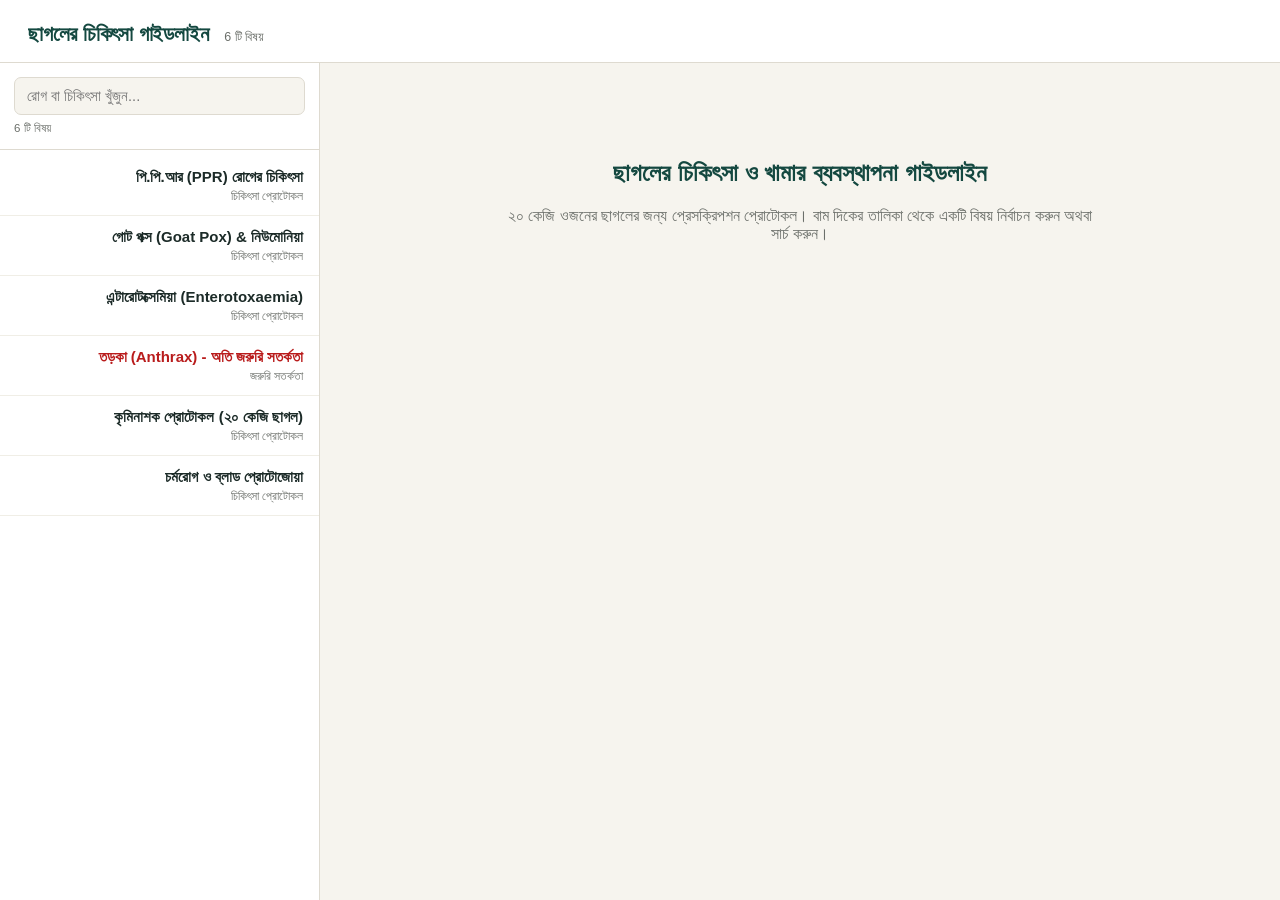
<file: goat.html>
<!DOCTYPE html>
<html lang="bn">
<head>
<meta charset="UTF-8">
<meta name="viewport" content="width=device-width, initial-scale=1.0">
<title>ছাগলের চিকিৎসা গাইডলাইন &mdash; বিস্তারিত তালিকা</title>
<style>
  :root{
    --ink:#1c2b28;
    --paper:#f6f4ee;
    --panel:#ffffff;
    --line:#dedad0;
    --teal:#1f6f66;
    --teal-deep:#144840;
    --clay:#b5652f;
    --muted:#6b6f6a;
    --highlight:#fce8a8;
    --red:#b91c1c;
    --red-light:#fee2e2;
  }
  *{box-sizing:border-box;}
  html,body{height:100%;}
  body{
    margin:0;
    font-family:'Noto Sans Bengali','Segoe UI', Tahoma, Geneva, Verdana, sans-serif;
    background:var(--paper);
    color:var(--ink);
    display:flex;
    flex-direction:column;
  }
  header{
    padding:22px 28px 16px;
    border-bottom:1px solid var(--line);
    background:var(--panel);
    display:flex;
    align-items:baseline;
    gap:16px;
    flex-wrap:wrap;
  }
  header h1{
    font-weight:700;
    letter-spacing:-0.01em;
    font-size:21px;
    margin:0;
    color:var(--teal-deep);
  }
  header .count{
    font-size:12.5px;
    color:var(--muted);
  }
  .layout{
    flex:1;
    display:flex;
    min-height:0;
  }
  .sidebar{
    width:320px;
    min-width:260px;
    border-right:1px solid var(--line);
    background:var(--panel);
    display:flex;
    flex-direction:column;
    min-height:0;
  }
  .search-wrap{
    padding:14px;
    border-bottom:1px solid var(--line);
  }
  .search-wrap input{
    width:100%;
    padding:10px 12px;
    font-size:14.5px;
    font-family:inherit;
    border:1.5px solid var(--line);
    border-radius:7px;
    background:var(--paper);
    color:var(--ink);
    outline:none;
    transition:border-color .15s;
  }
  .search-wrap input:focus{ border-color:var(--teal); }
  .search-meta{
    font-size:11.5px;
    color:var(--muted);
    margin-top:7px;
    display:flex;
    justify-content:space-between;
  }
  .list{
    flex:1;
    overflow-y:auto;
    padding:6px 0 20px;
  }
  .med-item{
    display:block;
    width:100%;
    text-align:right;
    padding:12px 16px;
    border:none;
    background:none;
    cursor:pointer;
    border-bottom:1px solid #f0eee6;
    font-family:inherit;
  }
  .med-item:hover{ background:#f0f6f4; }
  .med-item.active{ background:var(--teal); }
  .med-item.active .med-name{ color:#fff; }
  .med-item.active .med-brand{ color:#dff2ee; }
  .med-name{
    font-size:15px;
    font-weight:700;
    color:var(--ink);
    margin-bottom:3px;
  }
  .med-brand{
    font-size:12px;
    color:var(--muted);
  }
  .med-item.critical .med-name{ color:var(--red); }
  .med-item.critical.active .med-name{ color:#fff; }
  mark{
    background:var(--highlight);
    color:inherit;
    padding:0 1px;
    border-radius:2px;
  }
  .no-results{
    padding:30px 20px;
    text-align:center;
    color:var(--muted);
    font-size:13.5px;
  }
  .content{
    flex:1;
    overflow-y:auto;
    padding:36px 48px;
  }
  .welcome{
    max-width:600px;
    margin:60px auto;
    text-align:center;
    color:var(--muted);
  }
  .welcome h2{
    color:var(--teal-deep);
    font-size:24px;
  }
  .card{ max-width:780px; }
  .card-eyebrow{
    text-transform:uppercase;
    letter-spacing:0.1em;
    font-size:11.5px;
    color:var(--clay);
    font-weight:700;
    margin-bottom:6px;
  }
  .card h2{
    font-size:25px;
    margin:0 0 18px;
    color:var(--teal-deep);
    line-height:1.35;
  }
  .card.critical h2{ color:var(--red); }
  .critical-banner{
    background:var(--red-light);
    border:1px solid #f5cfcf;
    color:var(--red);
    font-weight:700;
    font-size:13.5px;
    padding:8px 14px;
    border-radius:8px;
    display:inline-block;
    margin-bottom:20px;
  }
  .sections{ margin:0; }
  .section-block{
    padding:18px 0;
    border-top:1px solid var(--line);
  }
  .section-block:first-of-type{ border-top:1px solid var(--line); }
  .section-title{
    font-size:12px;
    font-weight:700;
    text-transform:uppercase;
    letter-spacing:0.06em;
    color:var(--teal);
    margin-bottom:10px;
    display:flex;
    align-items:center;
    gap:8px;
  }
  .section-title .dot{
    width:20px; height:20px;
    border-radius:50%;
    display:inline-flex;
    align-items:center;
    justify-content:center;
    font-size:11px;
    font-weight:700;
    color:#fff;
    background:var(--teal);
  }
  .section-block.prevention{
    background:#eef6f4;
    border:1px solid #d9ebe6;
    border-radius:10px;
    padding:16px 18px;
    margin-top:8px;
  }
  .section-block.prevention .section-title .dot{ background:var(--clay); }
  .section-block ul{
    margin:0;
    padding-left:20px;
  }
  .section-block li{
    font-size:15.5px;
    line-height:1.75;
    color:var(--ink);
    margin-bottom:10px;
  }
  .section-block p{
    margin:0;
    font-size:15.5px;
    line-height:1.75;
    color:var(--ink);
  }
  @media (max-width: 760px){
    .content{ padding:22px 16px; }
    .sidebar{ position:absolute; inset:0; z-index:5; width:100%; }
    .sidebar.hidden{ display:none; }
    .layout{ position:relative; }
    .content.hidden{ display:none; }
    .back-btn{ display:inline-flex !important; }
  }
  .back-btn{
    display:none;
    align-items:center;
    gap:6px;
    font-size:13.5px;
    font-weight:600;
    color:var(--teal);
    background:none;
    border:none;
    cursor:pointer;
    margin-bottom:18px;
    padding:0;
  }
  ::-webkit-scrollbar{ width:9px; }
  ::-webkit-scrollbar-thumb{ background:#d8d3c6; border-radius:5px; }
  ::-webkit-scrollbar-track{ background:transparent; }
</style>
</head>
<body>

<header>
  <h1>ছাগলের চিকিৎসা গাইডলাইন</h1>
  <span class="count" id="headerCount">6 টি বিষয়</span>
</header>

<div class="layout">
  <aside class="sidebar" id="sidebar">
    <div class="search-wrap">
      <input type="text" id="searchBox" placeholder="রোগ বা চিকিৎসা খুঁজুন..." autocomplete="off">
      <div class="search-meta">
        <span id="resultCount">6 টি বিষয়</span>
        <span id="clearSearch" style="cursor:pointer; text-decoration:underline; display:none;">clear</span>
      </div>
    </div>
    <div class="list" id="list"></div>
  </aside>

  <main class="content" id="content">
    <div class="welcome">
      <h2>ছাগলের চিকিৎসা ও খামার ব্যবস্থাপনা গাইডলাইন</h2>
      <p>২০ কেজি ওজনের ছাগলের জন্য প্রেসক্রিপশন প্রোটোকল। বাম দিকের তালিকা থেকে একটি বিষয় নির্বাচন করুন অথবা সার্চ করুন।</p>
    </div>
  </main>
</div>

<script>
const DATA = [{"Name": "১. পি.পি.আর (PPR) রোগের চিকিৎসা", "Critical": false, "Treatment": ["অ্যান্টিবায়োটিক: Inj. Ceftriaxone / Oxytetracycline - ২৫০ - ৫০০ মি.গ্রা. IM প্রতিদিন ১ বার (৩-৫ দিন)।", "জ্বর ও ব্যথানাশক: Inj. Meloxicam - ২ মি.লি. IM প্রতিদিন ১ বার (৩ দিন)।", "অ্যান্টিহিস্টামিন: Inj. Pheniramine Maleate - ২ মি.লি. IM প্রতিদিন ১ বার (৩ দিন)।", "সাপোর্ট থেরাপি: প্রচুর ORS স্যালাইন + Zinc Syrup (৫ মি.লি. BD, ৭ দিন)।"], "Prevention": "১ মি.লি. PPR Vaccine চামড়ার নিচে (SC)।", "_id": 0}, {"Name": "২. গোট পক্স (Goat Pox) & নিউমোনিয়া", "Critical": false, "Treatment": ["গোট পক্স অ্যান্টিবায়োটিক: Inj. Ceftriaxone - ২৫০-৫০0 মি.গ্রা. IM (৩-৫ দিন) + ক্ষতস্থানে Povidone Iodine প্রয়োগ।", "নিউমোনিয়া এক্সপেক্টোর্যান্ট: Inj. Bromhexine Hydrochloride (Mentovet) - ২-৩ মি.লি. IM প্রতিদিন ১ বার (৩ দিন)।"], "Prevention": "", "_id": 1}, {"Name": "৩. এন্টারোটক্সেমিয়া (Enterotoxaemia)", "Critical": false, "Treatment": ["অ্যান্টিবায়োটিক: Inj. Oxytetracycline / Penicillin G - ২-৩ মি.লি. IM প্রতিদিন ১ বার (৩ দিন)।", "ডায়রিয়া ও ব্লোট: Trisul/Sulpha-DB (১/৪ বোলাস BD) + Tympanil (১০-১৫ মি.লি. মুখে)।"], "Prevention": "", "_id": 2}, {"Name": "৪. তড়কা (Anthrax) - অতি জরুরি সতর্কতা", "Critical": true, "Treatment": ["চিকিৎসা: Inj. Penicillin G - ৫-১০ মি.লি. IM দিনে ২ বার (৩-৫ দিন)।", "ক্রিটিক্যাল নিয়ম: কোনো অবস্থাতেই পোস্টমর্টেম করা যাবে না। মৃত পশু চুন ও ব্লিচিং পাউডার সহ ৬-৮ ফুট গভীর গর্তে পুঁতে ফেলতে হবে।"], "Prevention": "", "_id": 3}, {"Name": "৫. কৃমিনাশক প্রোটোকল (২০ কেজি ছাগল)", "Critical": false, "Treatment": ["ব্রড স্পেকট্রাম: Levamisole + Triclabendazole (১/৪ বোলাস অথবা ৫-৭ মি.লি. লিকুইড মুখে খালি পেটে)।", "লিভার টনিক: Liver Tonic (Liovet) - ৫ মি.লি. প্রতিদিন ১ বার (৫-৭ দিন)।", "গর্ভবতী ছাগল: Fenbendazole ব্যবহার করা সবচেয়ে নিরাপদ (১/২ এর কম বোলাস)।"], "Prevention": "", "_id": 4}, {"Name": "৬. চর্মরোগ ও ব্লাড প্রোটোজোয়া", "Critical": false, "Treatment": ["স্ক্যাবিস/আঠালি: Inj. Ivermectin - ০.৮ মি.লি. SC (চামড়ার নিচে)। ২১ দিন পর বুস্টার ডোজ।", "ব্লাড প্রোটোজোয়া (লাল প্রস্রাব/জ্বর): Inj. Diminazene Aceturate (Berenil) - ১.৫-২ মি.লি. (গভীর মাংসে) + Inj. Iron Dextran (২-৩ মি.লি.)।"], "Prevention": "", "_id": 5}];

const listEl = document.getElementById('list');
const searchBox = document.getElementById('searchBox');
const resultCount = document.getElementById('resultCount');
const clearSearch = document.getElementById('clearSearch');
const contentEl = document.getElementById('content');
const sidebarEl = document.getElementById('sidebar');

let activeId = null;

function escapeHtml(s){
  return String(s).replace(/[&<>"']/g, c => ({'&':'&amp;','<':'&lt;','>':'&gt;','"':'&quot;',"'":'&#39;'}[c]));
}

function highlight(text, terms){
  if(!terms.length) return escapeHtml(text);
  let escaped = escapeHtml(text);
  terms.forEach(t => {
    if(!t) return;
    const re = new RegExp('(' + t.replace(/[.*+?^${}()|[\]\\]/g,'\\$&') + ')', 'ig');
    escaped = escaped.replace(re, '<mark>$1</mark>');
  });
  return escaped;
}

function shortLabel(name){
  return name.replace(/^[০-৯0-9]+\.\s*/, '');
}

function renderList(items, terms){
  if(items.length === 0){
    listEl.innerHTML = '<div class="no-results">কোনো ফলাফল পাওয়া যায়নি।</div>';
    return;
  }
  listEl.innerHTML = items.map(r => `
    <button class="med-item${r._id === activeId ? ' active' : ''}${r.Critical ? ' critical' : ''}" data-id="${r._id}">
      <div class="med-name">${highlight(shortLabel(r.Name), terms)}</div>
      <div class="med-brand">${r.Critical ? 'জরুরি সতর্কতা' : 'চিকিৎসা প্রোটোকল'}</div>
    </button>
  `).join('');
}

function renderDetail(r){
  activeId = r._id;
  const treatmentItems = r.Treatment.map(t => `<li>${escapeHtml(t)}</li>`).join('');
  const preventionHtml = r.Prevention ? `
    <div class="section-block prevention">
      <div class="section-title"><span class="dot">P</span>প্রতিরোধ</div>
      <p>${escapeHtml(r.Prevention)}</p>
    </div>
  ` : '';

  contentEl.innerHTML = `
    <button class="back-btn" id="backBtn">&larr; তালিকায় ফিরে যান</button>
    <div class="card${r.Critical ? ' critical' : ''}">
      <div class="card-eyebrow">${r.Critical ? 'জরুরি' : 'চিকিৎসা'}</div>
      <h2>${escapeHtml(shortLabel(r.Name))}</h2>
      ${r.Critical ? '<div class="critical-banner">⚠ অতি জরুরি সতর্কতা</div>' : ''}
      <div class="sections">
        <div class="section-block">
          <div class="section-title"><span class="dot">T</span>চিকিৎসা</div>
          <ul>${treatmentItems}</ul>
        </div>
        ${preventionHtml}
      </div>
    </div>
  `;
  document.getElementById('backBtn').addEventListener('click', () => {
    sidebarEl.classList.remove('hidden');
    contentEl.classList.add('hidden');
  });
  applyFilter(searchBox.value, false);
  contentEl.scrollTop = 0;
  if(window.innerWidth <= 760){
    sidebarEl.classList.add('hidden');
    contentEl.classList.remove('hidden');
  }
}

function applyFilter(query, resetScroll){
  const q = query.trim().toLowerCase();
  const terms = q.length ? q.split(/\s+/).filter(Boolean) : [];
  let filtered;
  if(!q){
    filtered = DATA;
  } else {
    filtered = DATA.filter(r => {
      const hay = (r.Name + ' ' + r.Treatment.join(' ') + ' ' + r.Prevention).toLowerCase();
      return terms.every(t => hay.includes(t));
    });
  }
  resultCount.textContent = filtered.length + ' টি বিষয়';
  clearSearch.style.display = q ? 'inline' : 'none';
  renderList(filtered, terms);
  if(resetScroll) listEl.scrollTop = 0;
}

listEl.addEventListener('click', (e) => {
  const btn = e.target.closest('.med-item');
  if(!btn) return;
  const id = parseInt(btn.dataset.id, 10);
  const record = DATA.find(r => r._id === id);
  if(record) renderDetail(record);
});

searchBox.addEventListener('input', () => applyFilter(searchBox.value, true));

clearSearch.addEventListener('click', () => {
  searchBox.value = '';
  applyFilter('', true);
  searchBox.focus();
});

document.addEventListener('keydown', (e) => {
  if(e.key === '/' && document.activeElement !== searchBox){
    e.preventDefault();
    searchBox.focus();
  }
  if(e.key === 'Escape' && document.activeElement === searchBox){
    searchBox.value = '';
    applyFilter('', true);
  }
});

applyFilter('', true);
</script>
</body>
</html>
</file>
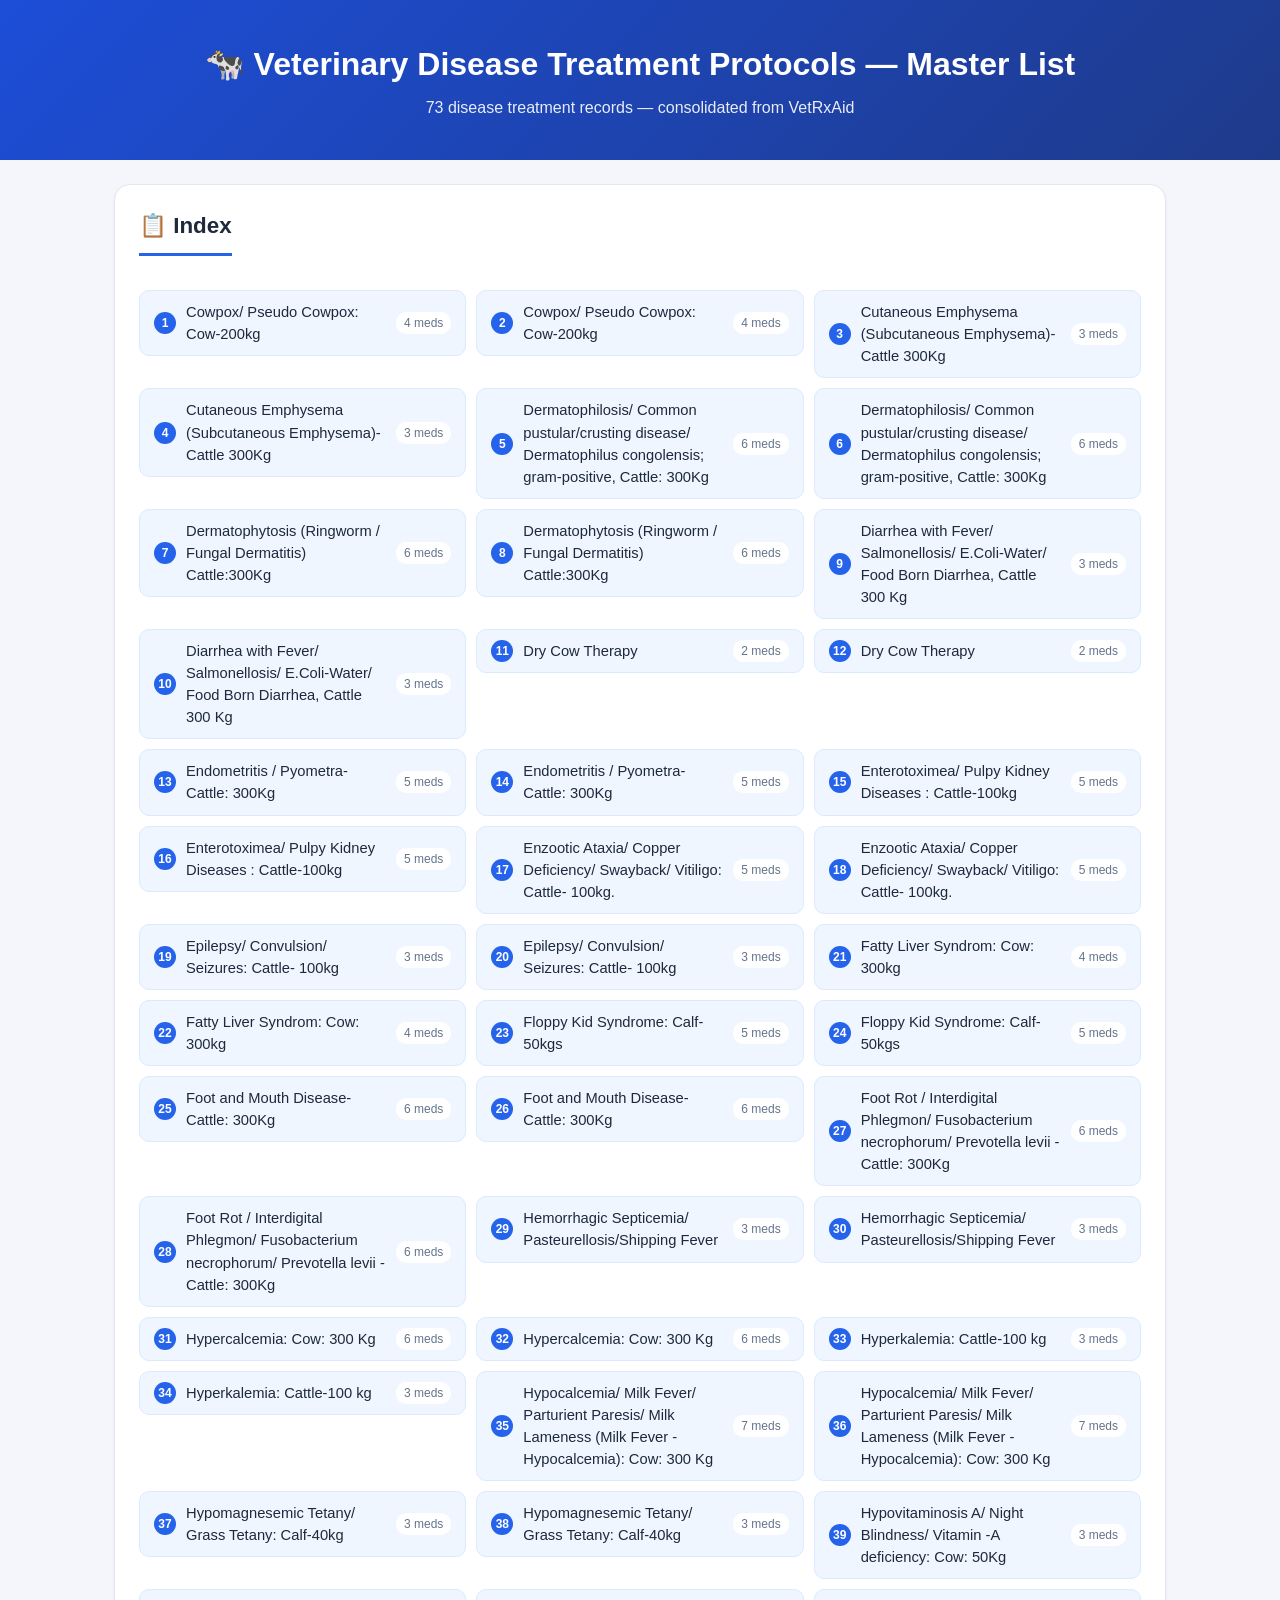
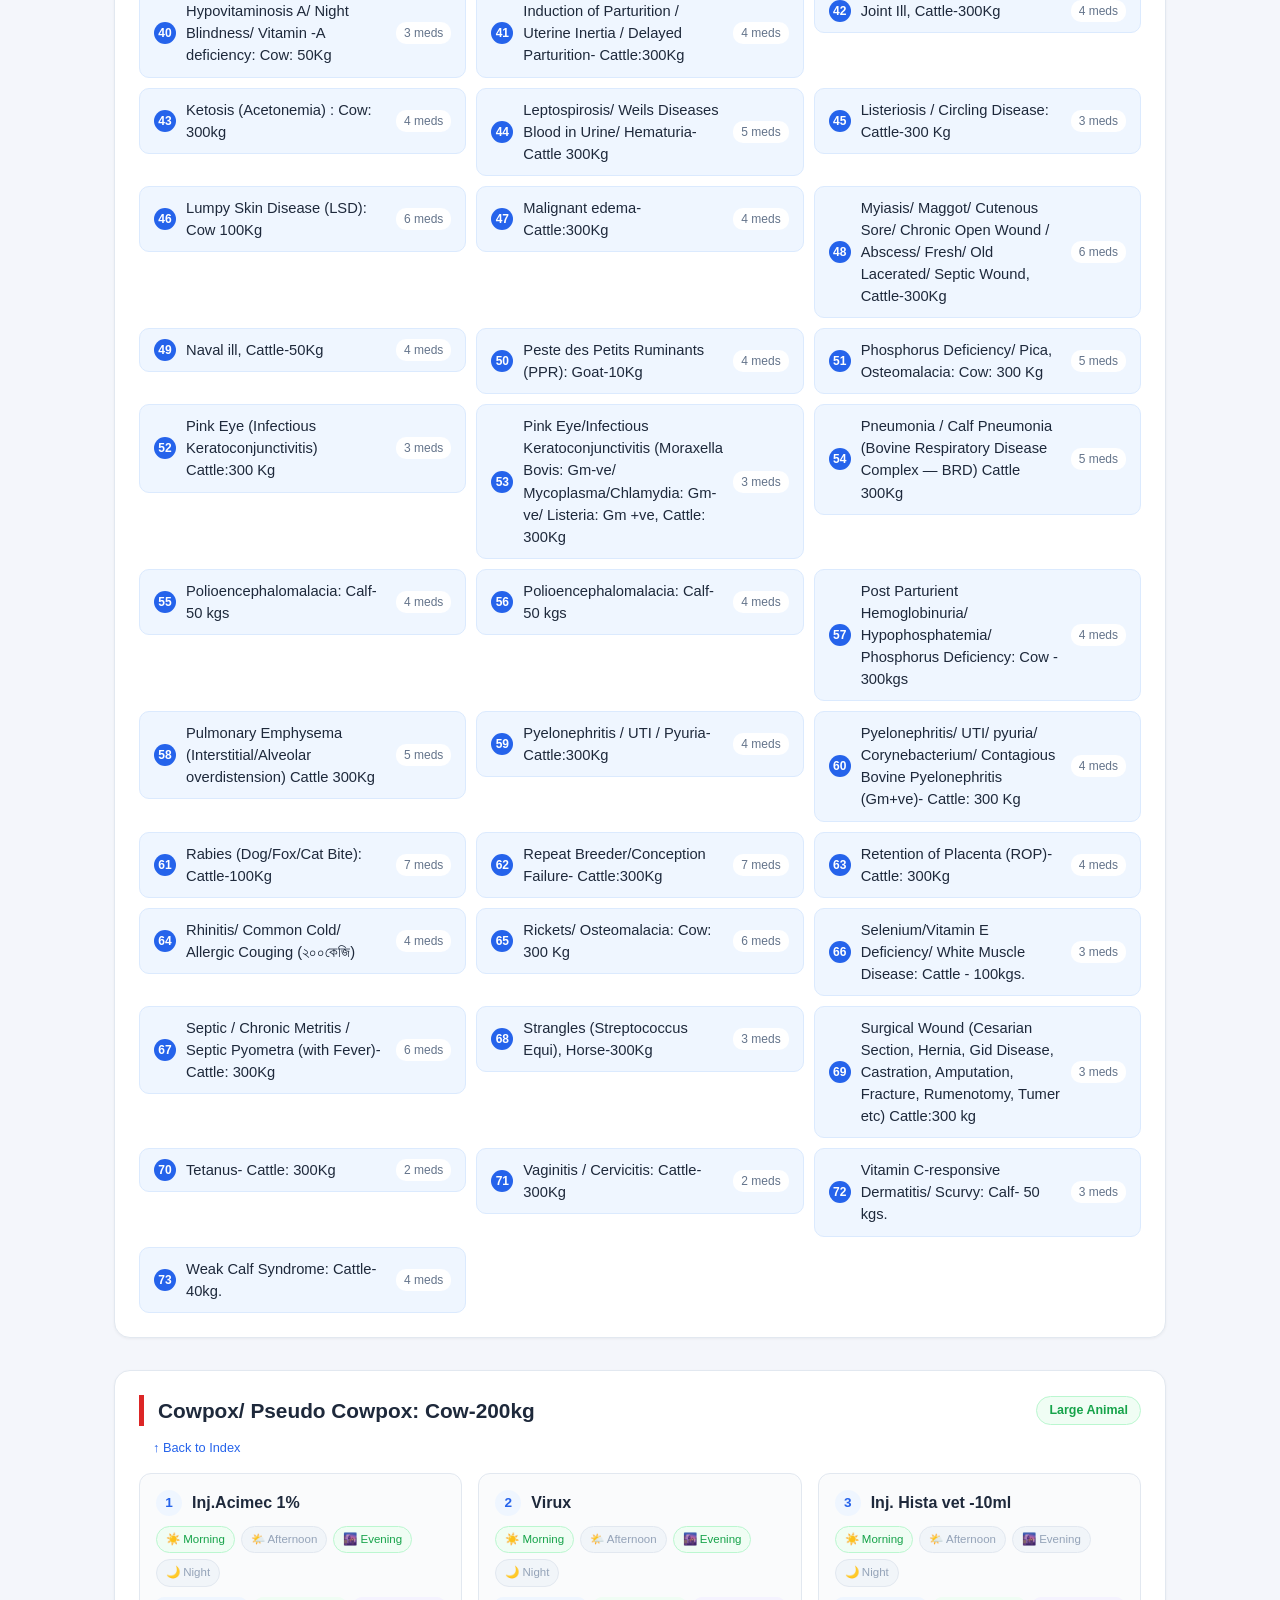
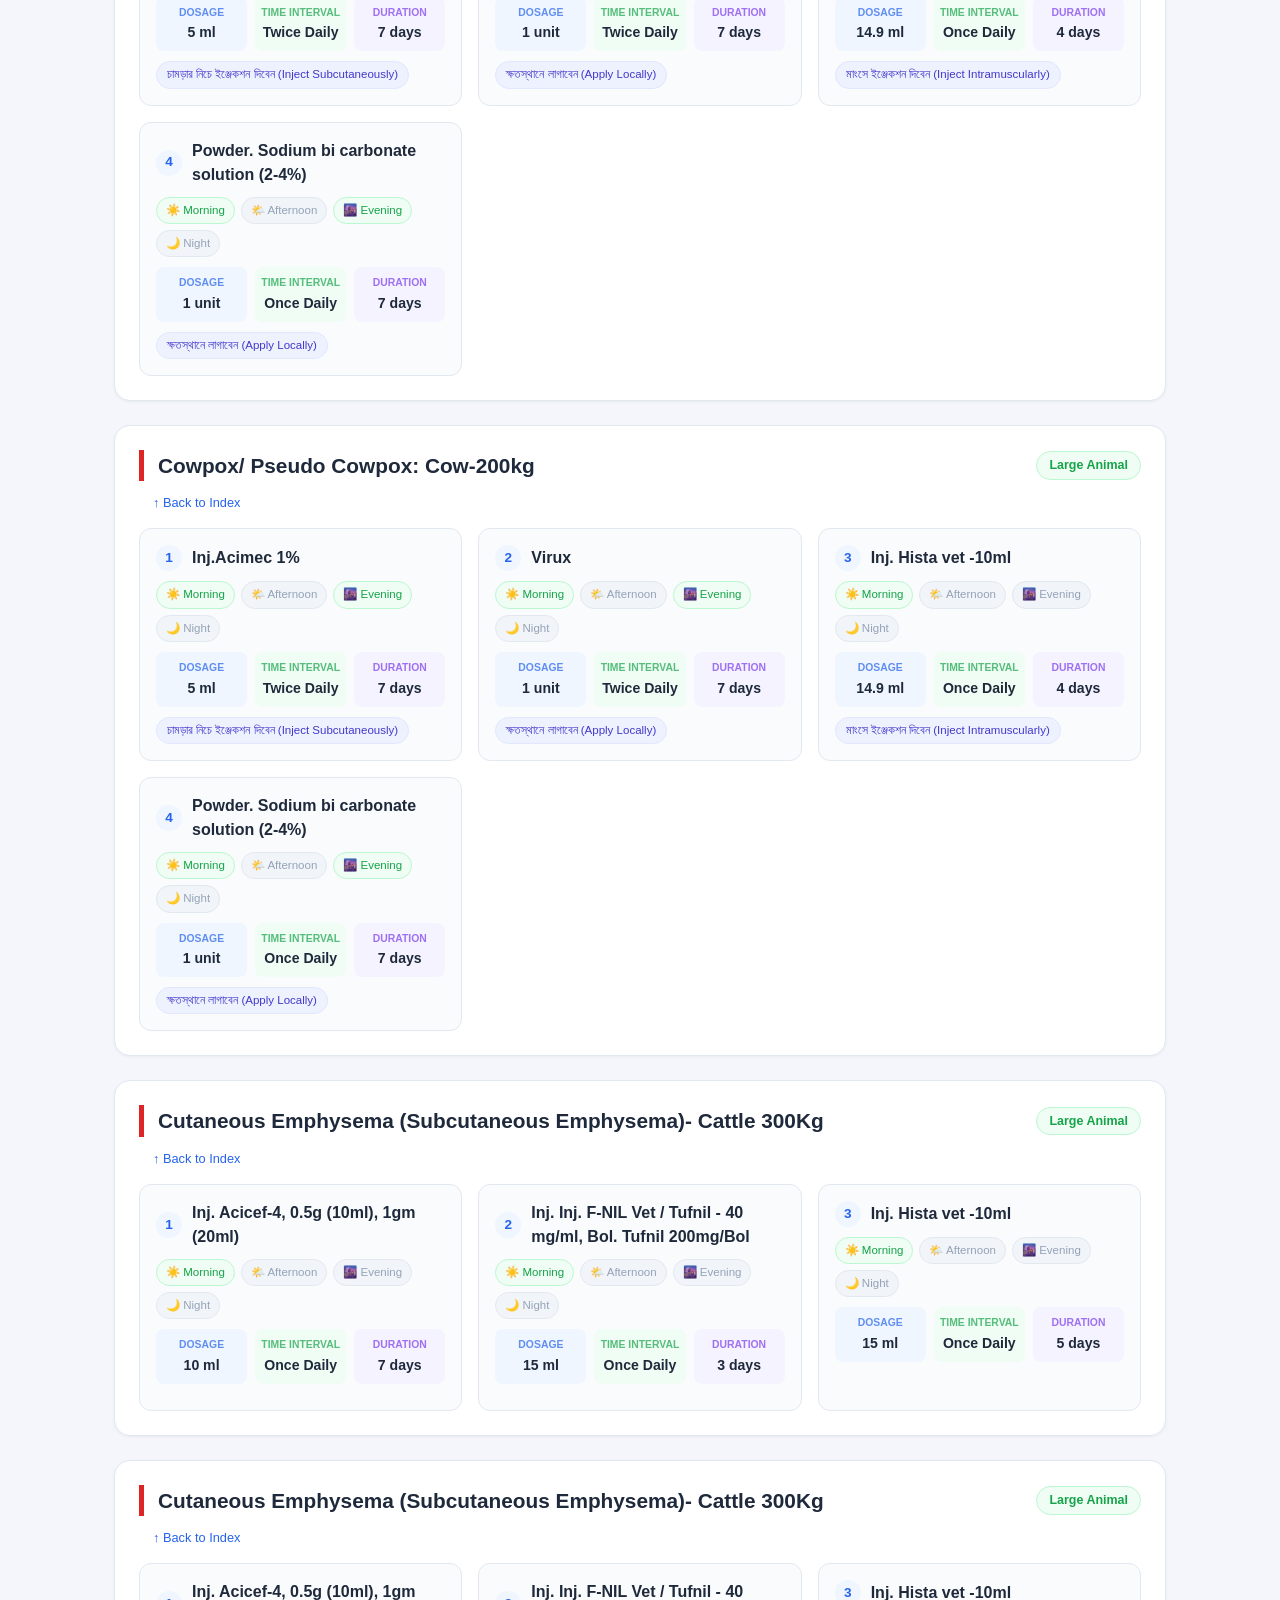
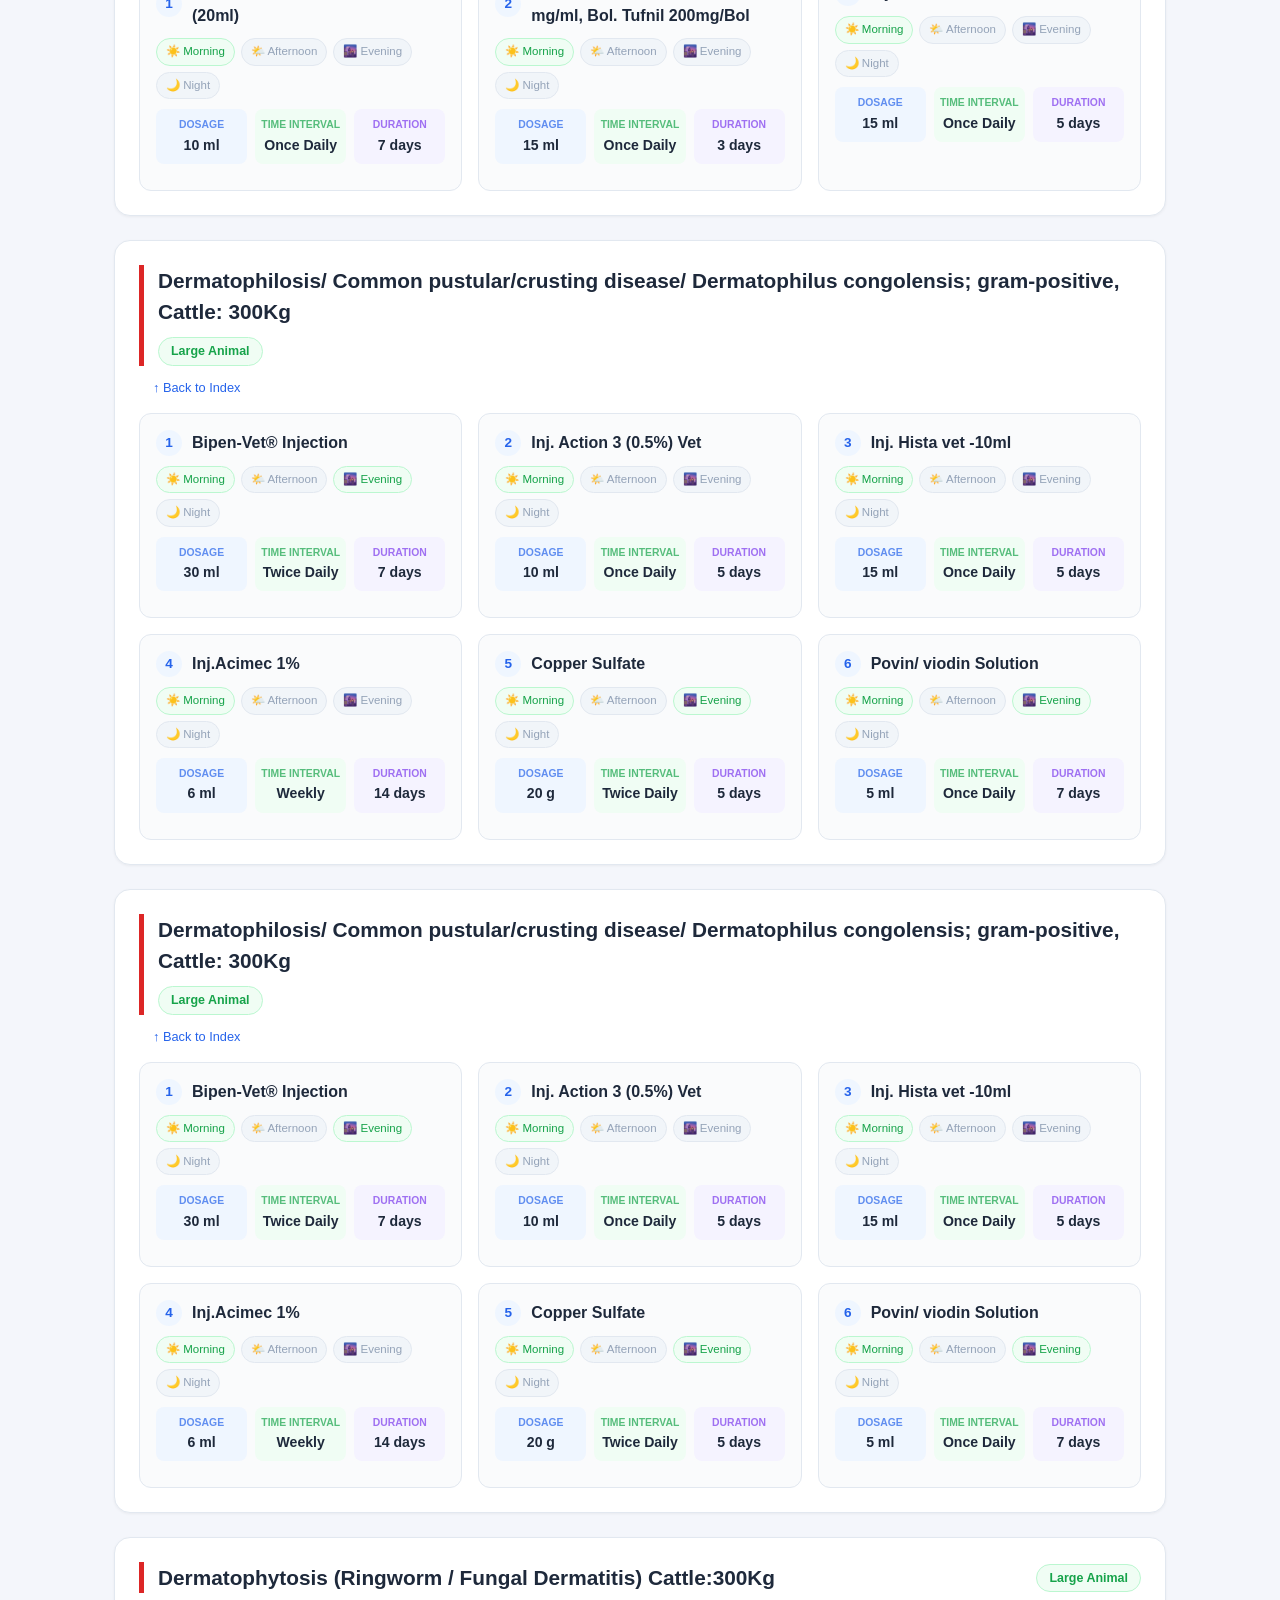
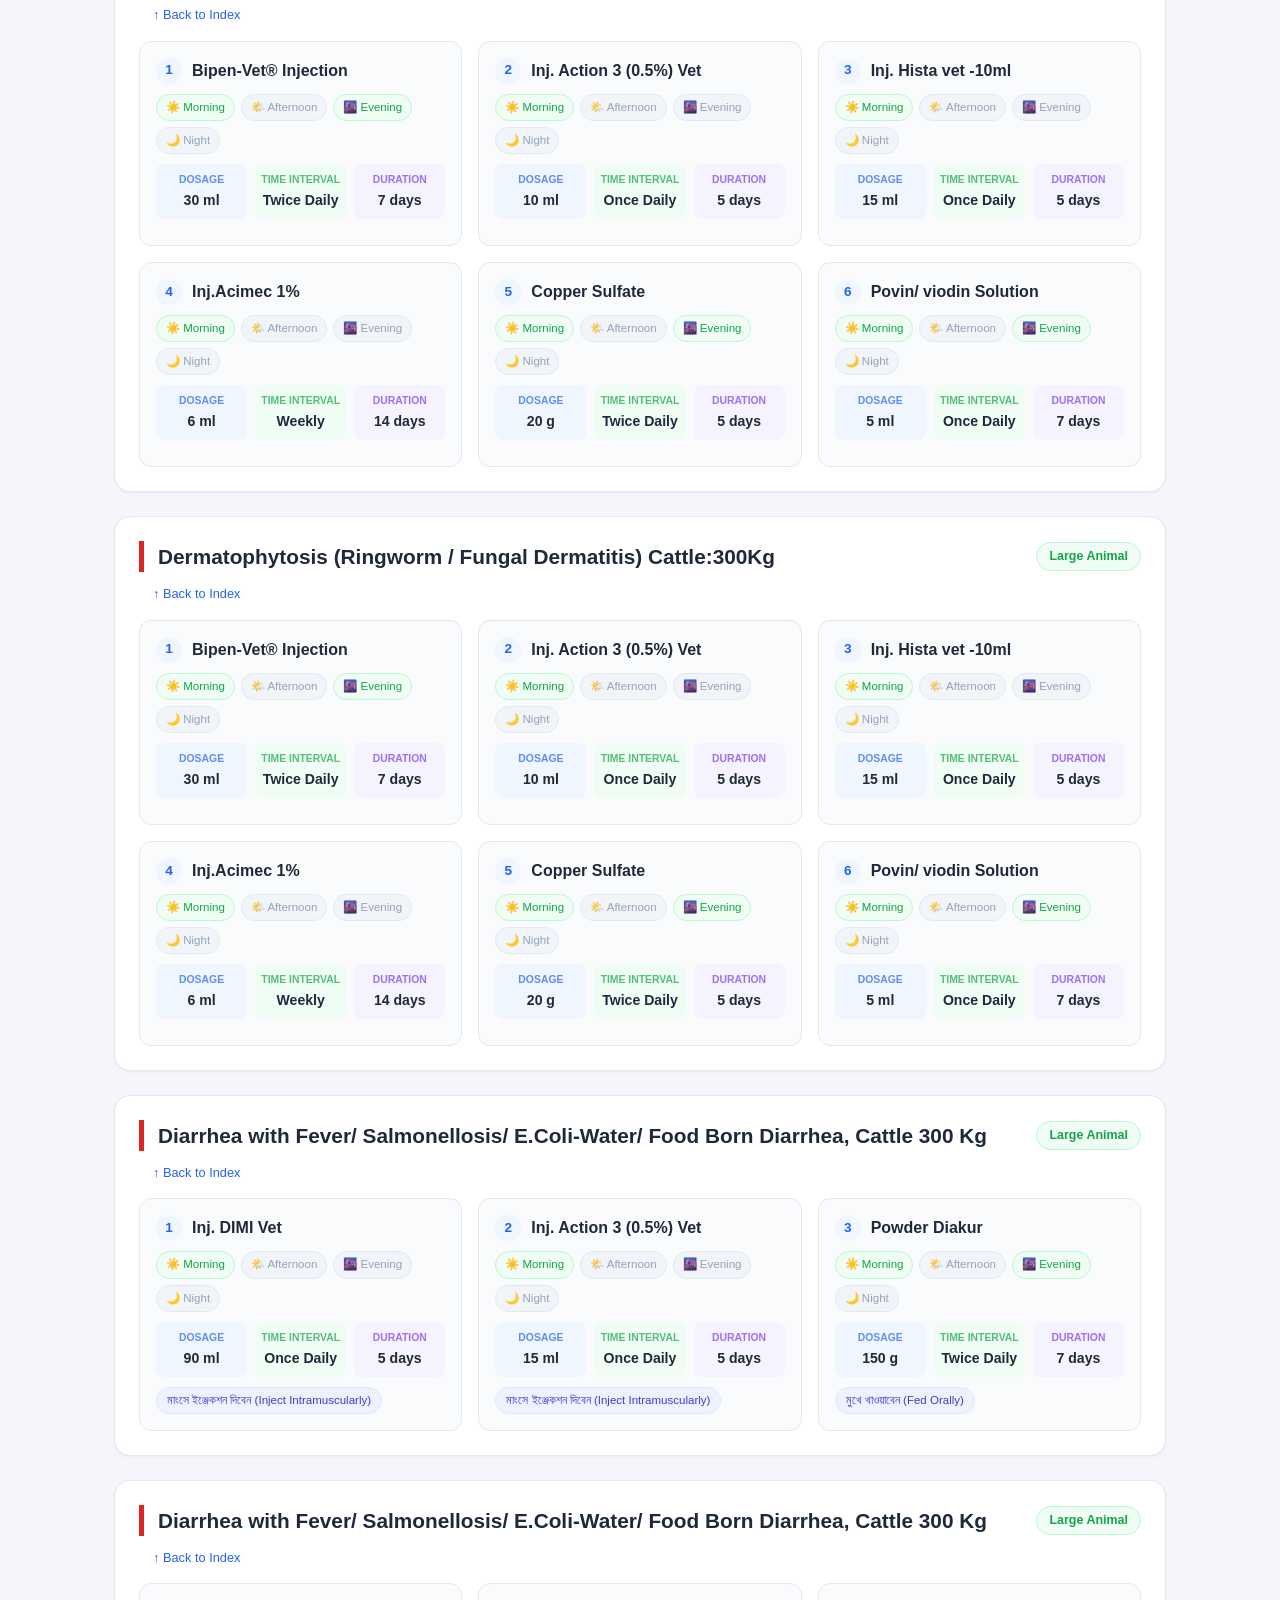
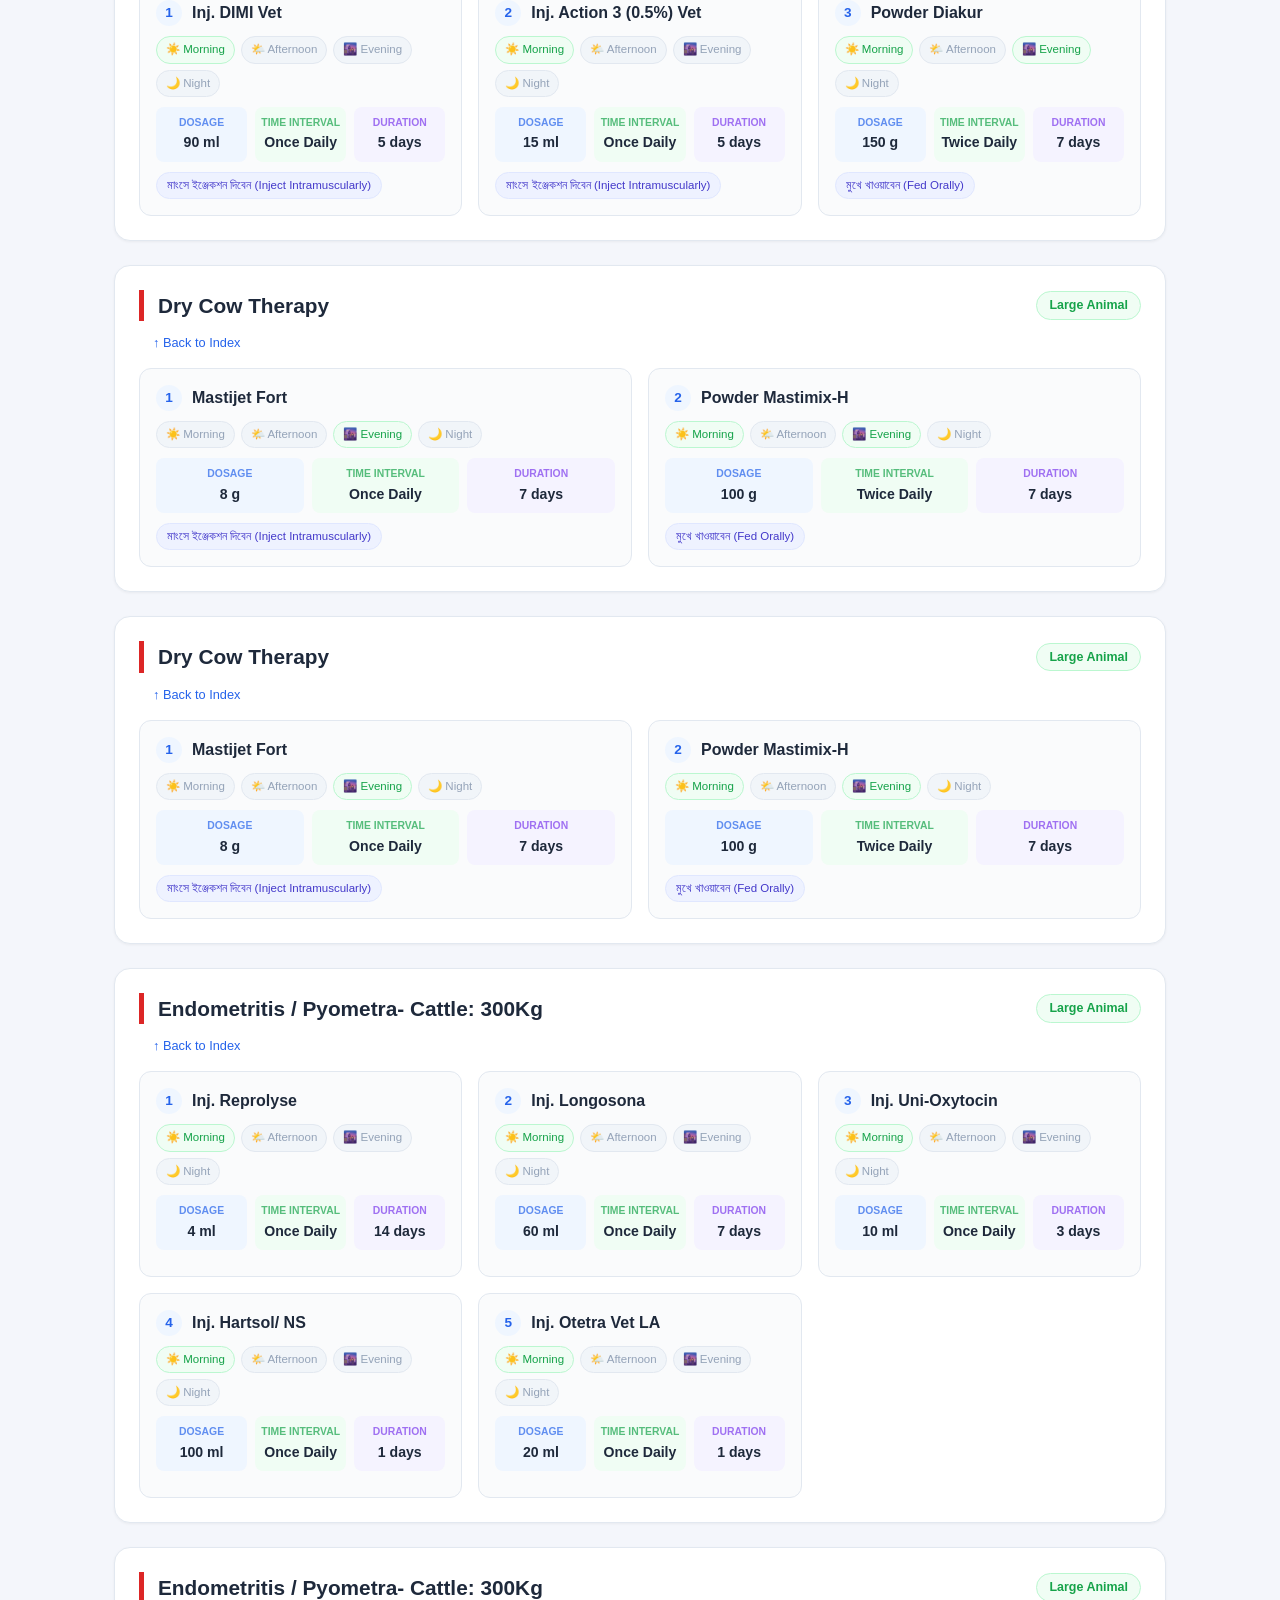
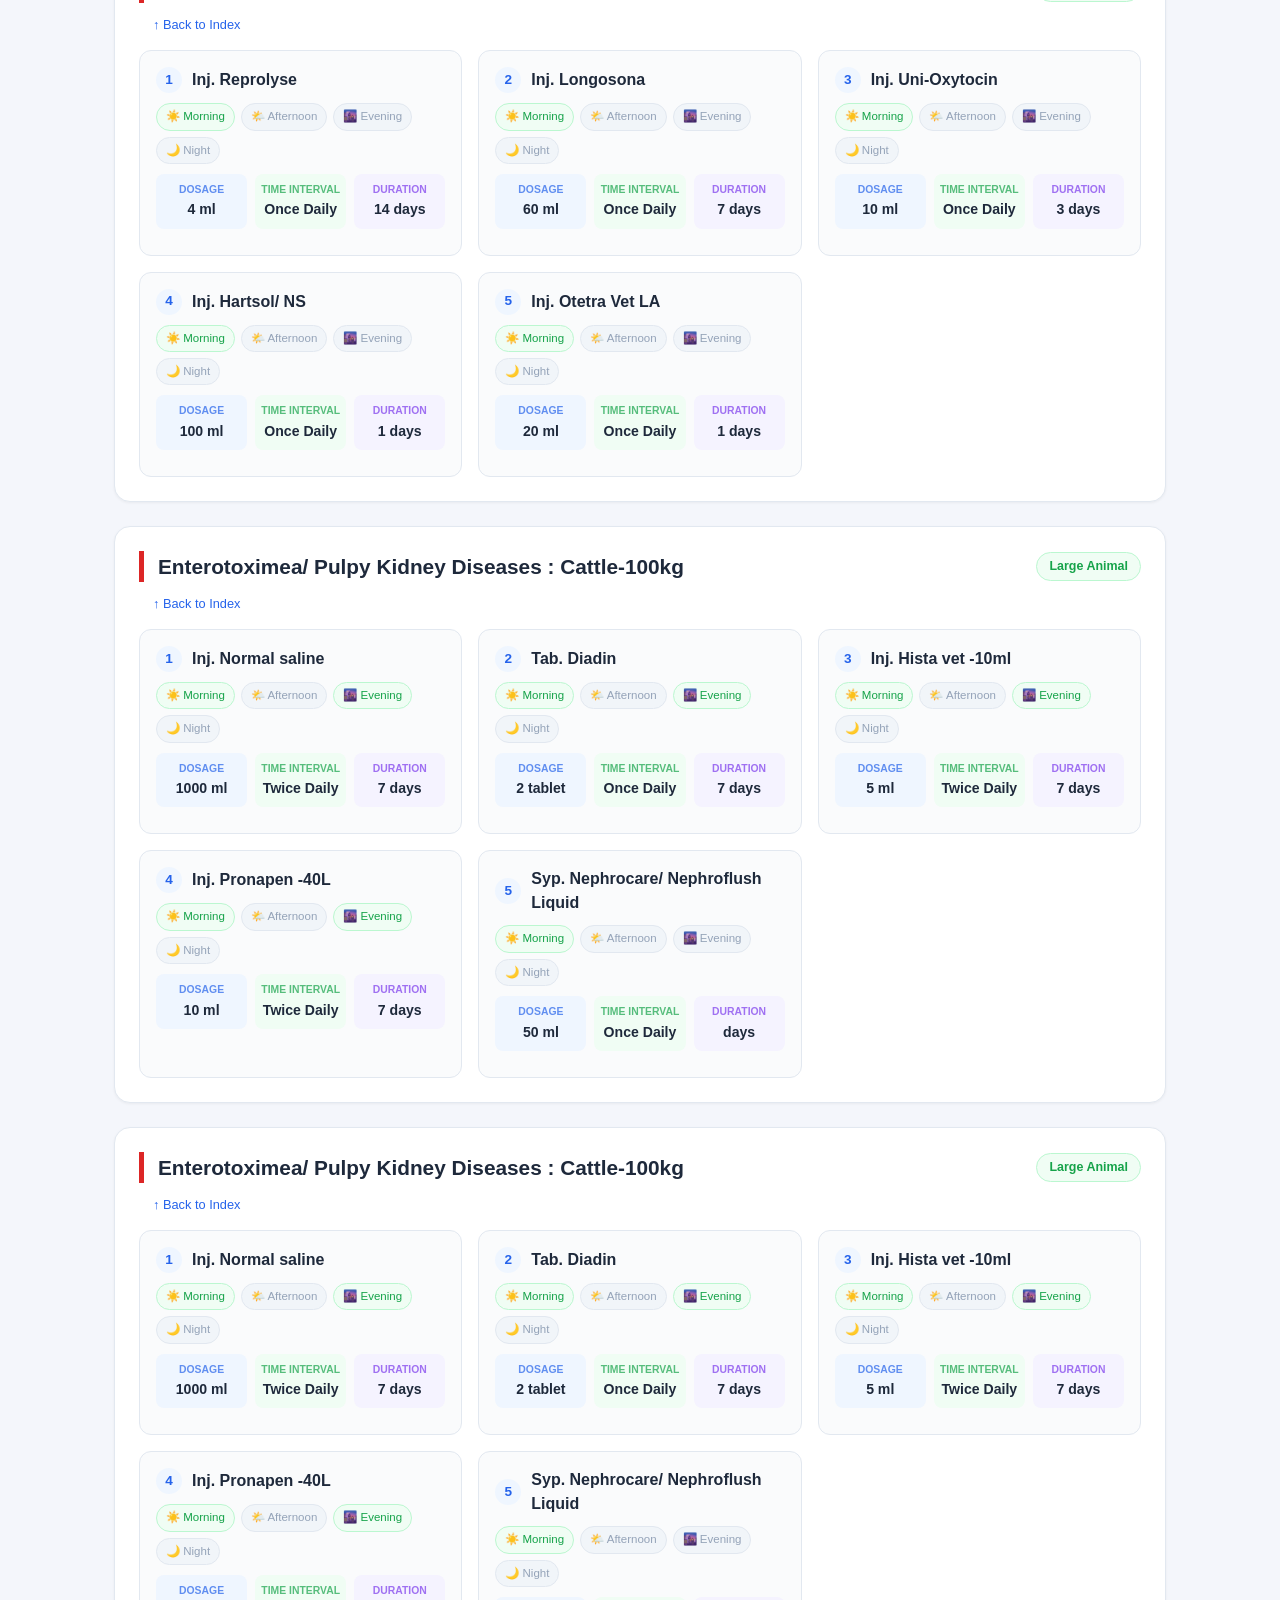
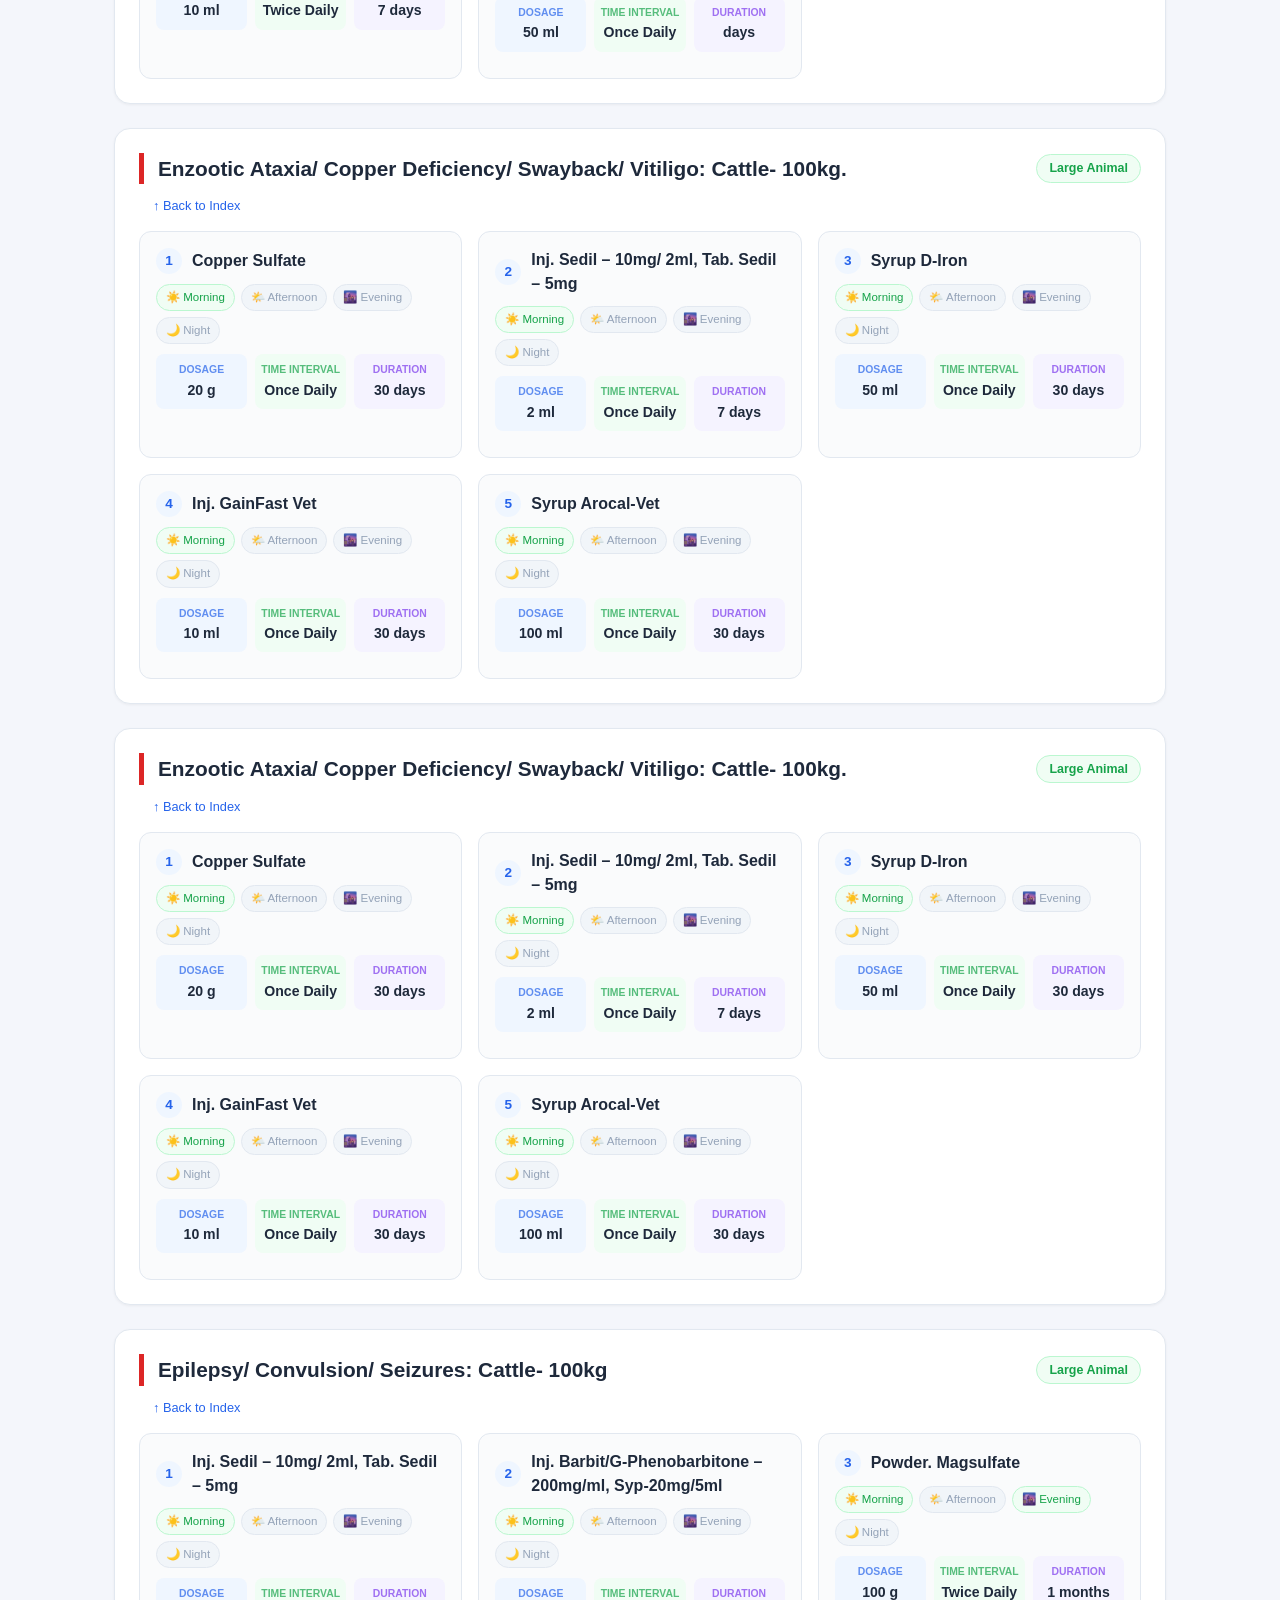
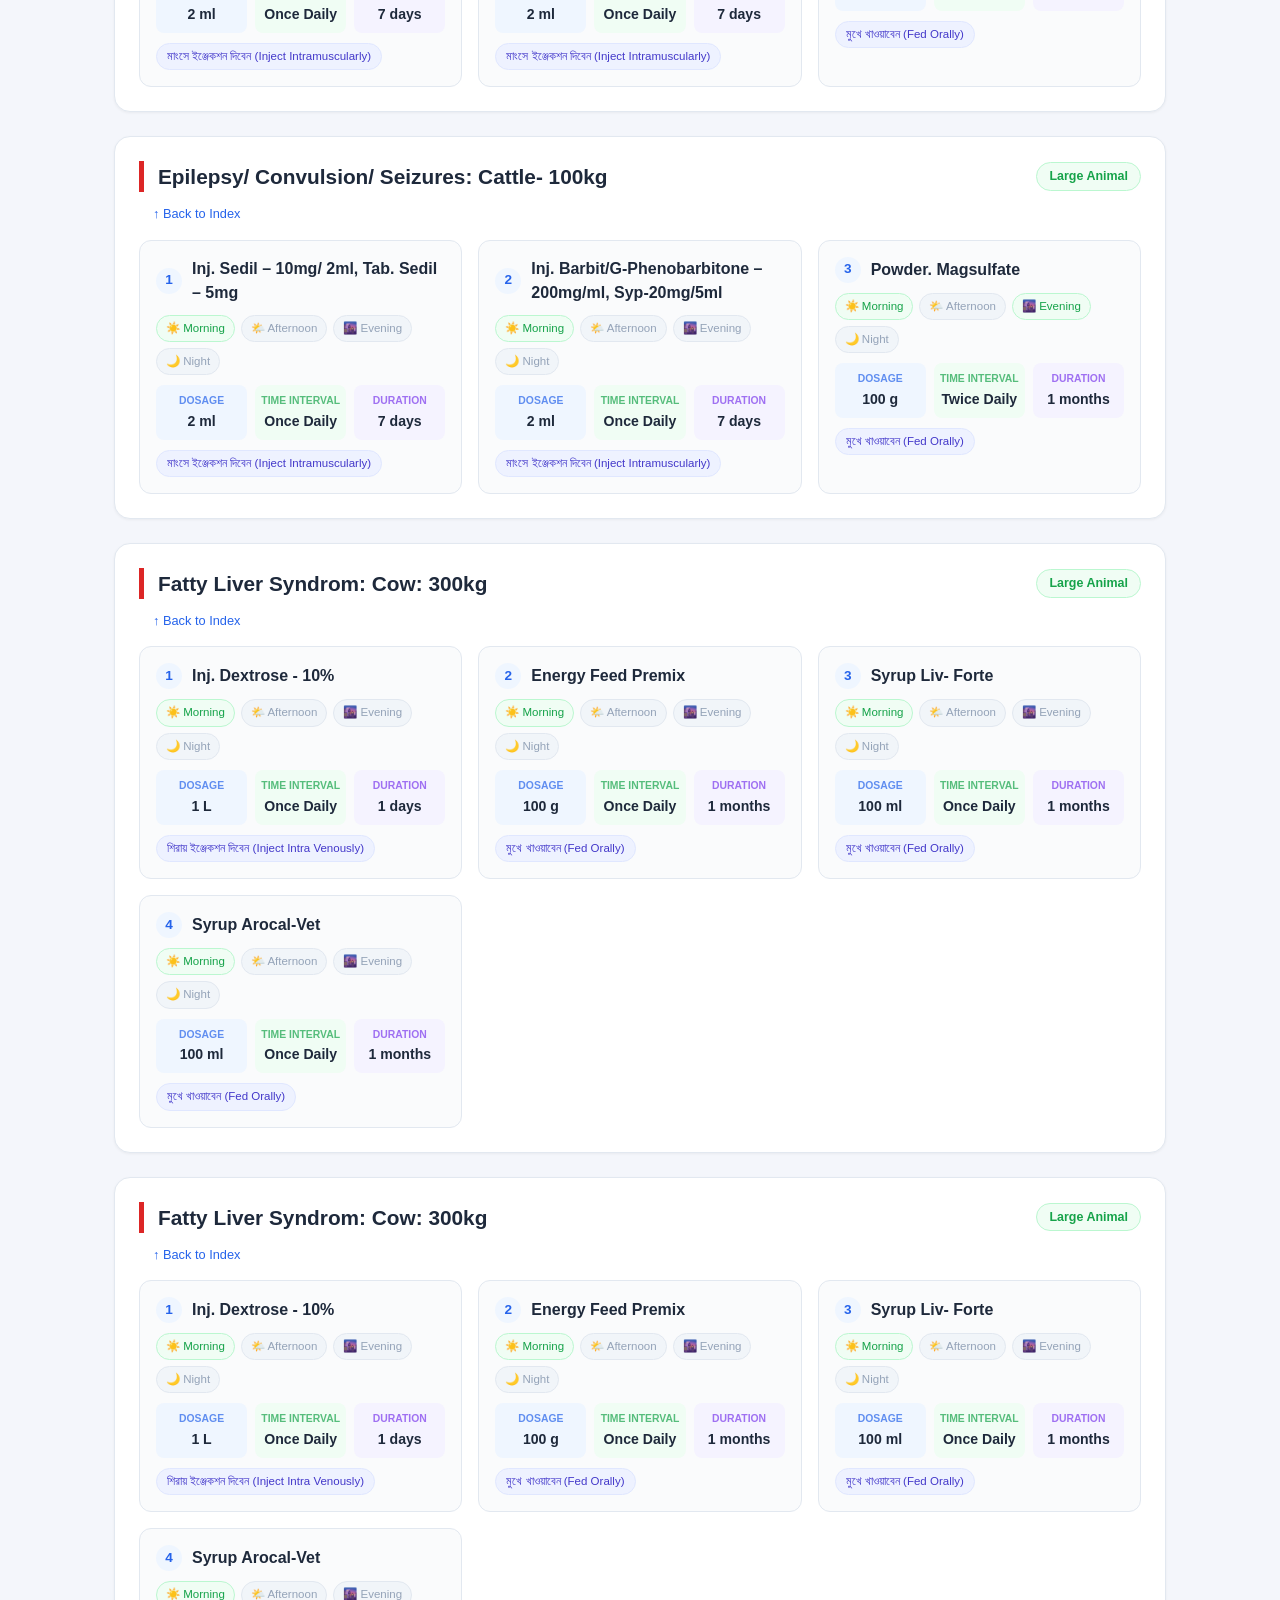
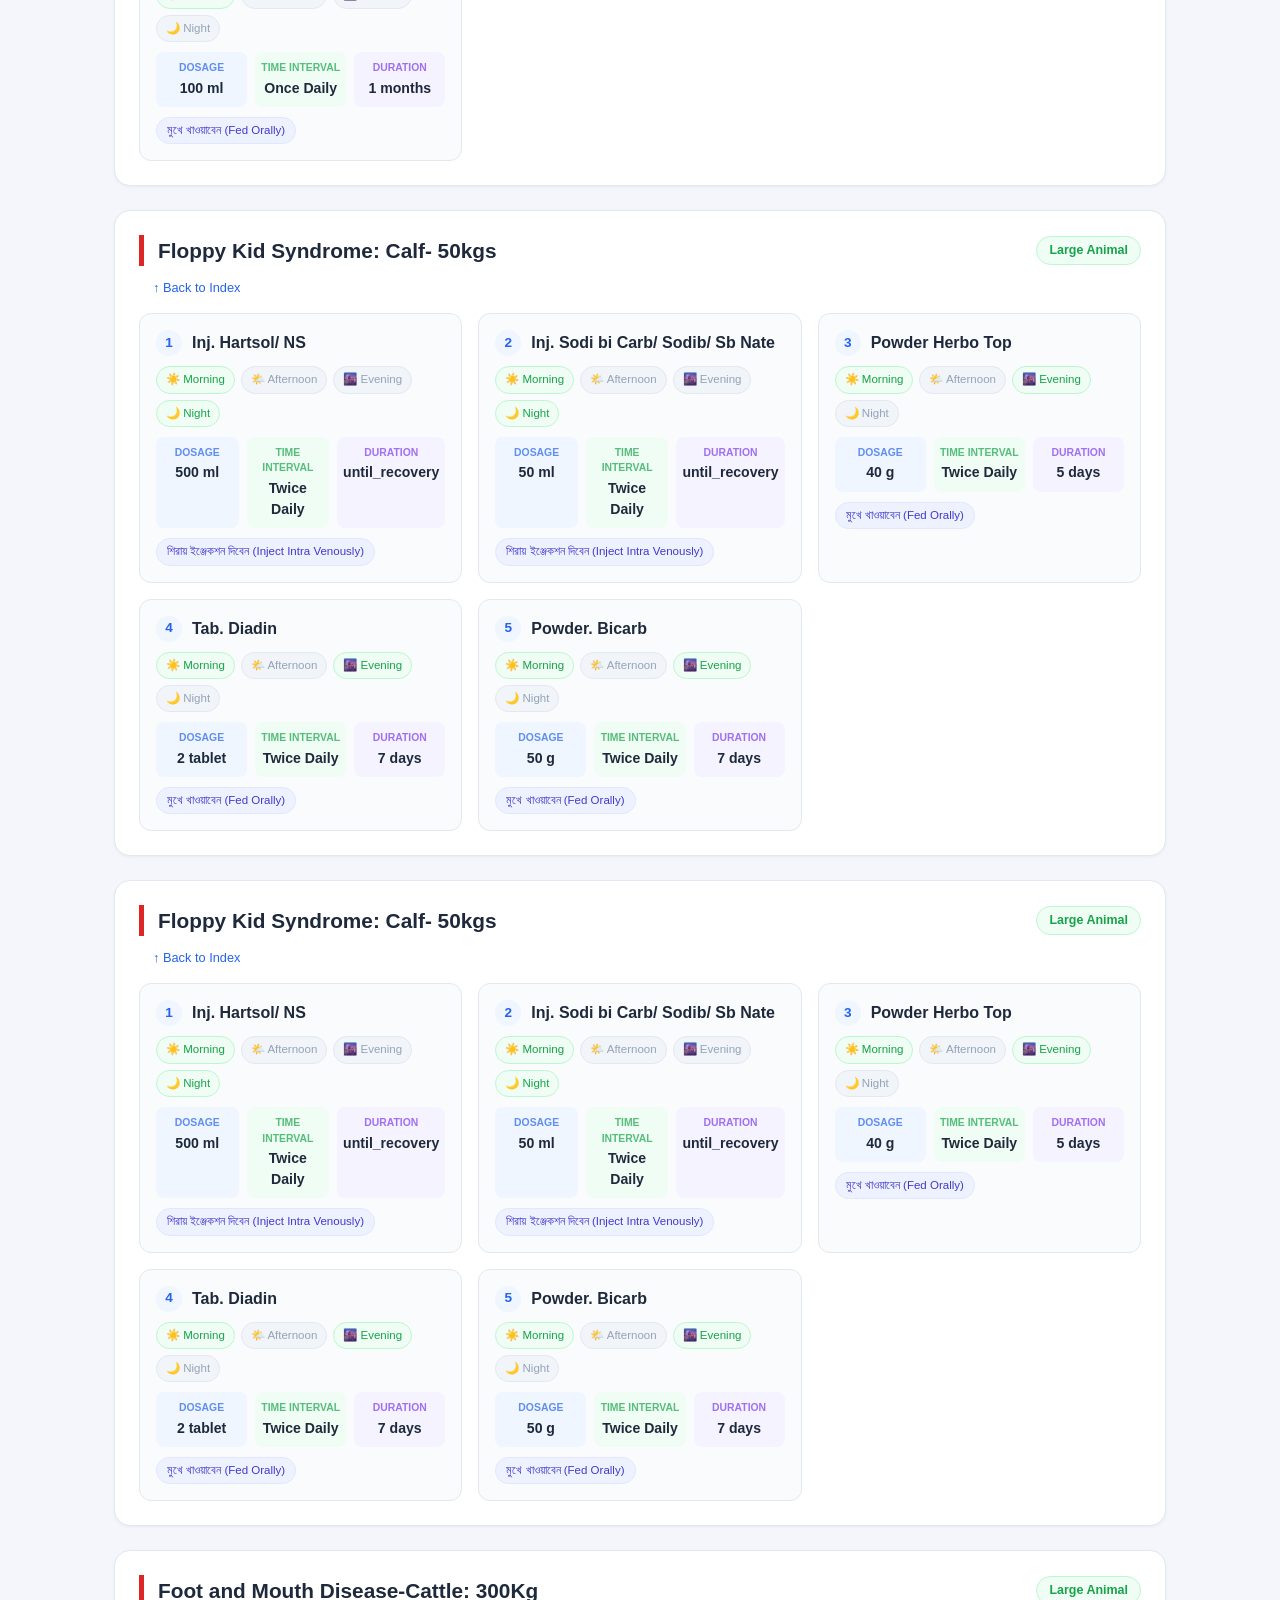
<file: large-animal-prescriptions.html>
<!DOCTYPE html>
<html lang="en">
<head>
<meta charset="UTF-8">
<meta name="viewport" content="width=device-width, initial-scale=1.0">
<title>Veterinary Disease Treatment Protocols</title>
<style>
  :root {
    --bg: #f4f6fb;
    --card: #ffffff;
    --border: #e2e8f0;
    --text: #1e293b;
    --muted: #64748b;
    --blue: #2563eb;
    --blue-light: #eff6ff;
    --green: #16a34a;
    --green-light: #f0fdf4;
    --purple: #7c3aed;
    --purple-light: #f5f3ff;
    --red: #dc2626;
  }
  * { box-sizing: border-box; }
  body {
    margin: 0;
    font-family: -apple-system, BlinkMacSystemFont, 'Segoe UI', Roboto, Helvetica, Arial, sans-serif;
    background: var(--bg);
    color: var(--text);
    line-height: 1.5;
  }
  header.site-header {
    background: linear-gradient(135deg, #1d4ed8, #1e3a8a);
    color: white;
    padding: 40px 24px;
    text-align: center;
  }
  header.site-header h1 {
    margin: 0 0 8px;
    font-size: 2rem;
  }
  header.site-header p {
    margin: 0;
    opacity: 0.9;
  }
  .container {
    max-width: 1100px;
    margin: 0 auto;
    padding: 24px;
  }
  #index {
    background: var(--card);
    border: 1px solid var(--border);
    border-radius: 16px;
    padding: 24px;
    margin-bottom: 32px;
    box-shadow: 0 1px 3px rgba(0,0,0,0.05);
  }
  #index h2 {
    margin-top: 0;
    font-size: 1.4rem;
    border-bottom: 3px solid var(--blue);
    padding-bottom: 10px;
    display: inline-block;
  }
  #index ul {
    list-style: none;
    margin: 16px 0 0;
    padding: 0;
    display: grid;
    grid-template-columns: repeat(auto-fill, minmax(300px, 1fr));
    gap: 10px;
  }
  #index li a {
    display: flex;
    align-items: center;
    gap: 10px;
    text-decoration: none;
    color: var(--text);
    background: var(--blue-light);
    border: 1px solid #dbeafe;
    border-radius: 10px;
    padding: 10px 14px;
    transition: all .15s ease;
  }
  #index li a:hover {
    background: var(--blue);
    color: white;
    transform: translateX(2px);
  }
  .idx-num {
    background: var(--blue);
    color: white;
    font-weight: 700;
    font-size: 0.75rem;
    width: 22px;
    height: 22px;
    border-radius: 50%;
    display: flex;
    align-items: center;
    justify-content: center;
    flex-shrink: 0;
  }
  #index li a:hover .idx-num {
    background: white;
    color: var(--blue);
  }
  .idx-name {
    flex: 1;
    font-size: 0.92rem;
    font-weight: 500;
  }
  .idx-count {
    font-size: 0.75rem;
    color: var(--muted);
    background: white;
    padding: 2px 8px;
    border-radius: 10px;
    flex-shrink: 0;
  }
  #index li a:hover .idx-count {
    color: var(--blue);
  }
  section.disease {
    background: var(--card);
    border: 1px solid var(--border);
    border-radius: 16px;
    padding: 24px;
    margin-bottom: 24px;
    scroll-margin-top: 16px;
    box-shadow: 0 1px 3px rgba(0,0,0,0.05);
  }
  .disease-header {
    display: flex;
    align-items: center;
    justify-content: space-between;
    flex-wrap: wrap;
    gap: 10px;
    border-left: 5px solid var(--red);
    padding-left: 14px;
    margin-bottom: 6px;
  }
  .disease-header h2 {
    margin: 0;
    font-size: 1.3rem;
  }
  .animal-tag {
    background: var(--green-light);
    color: var(--green);
    border: 1px solid #bbf7d0;
    font-size: 0.78rem;
    font-weight: 600;
    padding: 4px 12px;
    border-radius: 20px;
    white-space: nowrap;
  }
  .back-top {
    display: inline-block;
    font-size: 0.8rem;
    color: var(--blue);
    text-decoration: none;
    margin: 6px 0 16px 14px;
  }
  .back-top:hover { text-decoration: underline; }
  .med-grid {
    display: grid;
    grid-template-columns: repeat(auto-fit, minmax(320px, 1fr));
    gap: 16px;
  }
  .med-card {
    border: 1px solid var(--border);
    border-radius: 12px;
    padding: 16px;
    background: #fafbfc;
  }
  .med-header {
    display: flex;
    align-items: center;
    gap: 10px;
    margin-bottom: 10px;
  }
  .med-num {
    background: var(--blue-light);
    color: var(--blue);
    font-weight: 700;
    font-size: 0.85rem;
    width: 26px;
    height: 26px;
    border-radius: 50%;
    display: flex;
    align-items: center;
    justify-content: center;
    flex-shrink: 0;
  }
  .med-header h4 {
    margin: 0;
    font-size: 1rem;
  }
  .sched-row {
    display: flex;
    flex-wrap: wrap;
    gap: 6px;
    margin-bottom: 10px;
  }
  .sched-pill {
    font-size: 0.72rem;
    padding: 4px 9px;
    border-radius: 20px;
    font-weight: 500;
  }
  .sched-on {
    background: var(--green-light);
    color: var(--green);
    border: 1px solid #bbf7d0;
  }
  .sched-off {
    background: #f1f5f9;
    color: #94a3b8;
    border: 1px solid #e2e8f0;
  }
  .stat-grid {
    display: grid;
    grid-template-columns: repeat(3, 1fr);
    gap: 8px;
    margin-bottom: 10px;
  }
  .stat-box {
    border-radius: 8px;
    padding: 8px 6px;
    text-align: center;
  }
  .stat-blue { background: var(--blue-light); }
  .stat-green { background: var(--green-light); }
  .stat-purple { background: var(--purple-light); }
  .stat-label {
    font-size: 0.65rem;
    font-weight: 600;
    text-transform: uppercase;
    opacity: 0.7;
    margin-bottom: 2px;
  }
  .stat-blue .stat-label { color: var(--blue); }
  .stat-green .stat-label { color: var(--green); }
  .stat-purple .stat-label { color: var(--purple); }
  .stat-value {
    font-size: 0.88rem;
    font-weight: 700;
  }
  .routes {
    display: flex;
    flex-wrap: wrap;
    gap: 6px;
  }
  .route-pill {
    background: #eef2ff;
    color: #4338ca;
    border: 1px solid #e0e7ff;
    font-size: 0.72rem;
    padding: 4px 10px;
    border-radius: 20px;
  }
  footer {
    text-align: center;
    color: var(--muted);
    font-size: 0.8rem;
    padding: 24px;
  }
  @media (max-width: 600px) {
    .stat-grid { grid-template-columns: repeat(3, 1fr); }
    .stat-value { font-size: 0.78rem; }
  }
</style>
</head>
<body>

<header class="site-header">
  <h1>🐄 Veterinary Disease Treatment Protocols — Master List</h1>
  <p>73 disease treatment records — consolidated from VetRxAid</p>
</header>

<div class="container">

  <div id="index">
    <h2>📋 Index</h2>
    <ul>
      <li><a href="#d0-cowpox-pseudo-cowpox-cow-200kg"><span class="idx-num">1</span><span class="idx-name">Cowpox/ Pseudo Cowpox: Cow-200kg</span><span class="idx-count">4 meds</span></a></li><li><a href="#d1-cowpox-pseudo-cowpox-cow-200kg"><span class="idx-num">2</span><span class="idx-name">Cowpox/ Pseudo Cowpox: Cow-200kg</span><span class="idx-count">4 meds</span></a></li><li><a href="#d2-cutaneous-emphysema-subcutaneous-emphysema-cattle-"><span class="idx-num">3</span><span class="idx-name">Cutaneous Emphysema (Subcutaneous Emphysema)- Cattle 300Kg</span><span class="idx-count">3 meds</span></a></li><li><a href="#d3-cutaneous-emphysema-subcutaneous-emphysema-cattle-"><span class="idx-num">4</span><span class="idx-name">Cutaneous Emphysema (Subcutaneous Emphysema)- Cattle 300Kg</span><span class="idx-count">3 meds</span></a></li><li><a href="#d4-dermatophilosis-common-pustular-crusting-disease-d"><span class="idx-num">5</span><span class="idx-name">Dermatophilosis/ Common pustular/crusting disease/ Dermatophilus congolensis; gram-positive, Cattle: 300Kg</span><span class="idx-count">6 meds</span></a></li><li><a href="#d5-dermatophilosis-common-pustular-crusting-disease-d"><span class="idx-num">6</span><span class="idx-name">Dermatophilosis/ Common pustular/crusting disease/ Dermatophilus congolensis; gram-positive, Cattle: 300Kg</span><span class="idx-count">6 meds</span></a></li><li><a href="#d6-dermatophytosis-ringworm-fungal-dermatitis-cattle-"><span class="idx-num">7</span><span class="idx-name">Dermatophytosis (Ringworm / Fungal Dermatitis) Cattle:300Kg</span><span class="idx-count">6 meds</span></a></li><li><a href="#d7-dermatophytosis-ringworm-fungal-dermatitis-cattle-"><span class="idx-num">8</span><span class="idx-name">Dermatophytosis (Ringworm / Fungal Dermatitis) Cattle:300Kg</span><span class="idx-count">6 meds</span></a></li><li><a href="#d8-diarrhea-with-fever-salmonellosis-e-coli-water-foo"><span class="idx-num">9</span><span class="idx-name">Diarrhea with Fever/ Salmonellosis/ E.Coli-Water/ Food Born Diarrhea, Cattle 300 Kg</span><span class="idx-count">3 meds</span></a></li><li><a href="#d9-diarrhea-with-fever-salmonellosis-e-coli-water-foo"><span class="idx-num">10</span><span class="idx-name">Diarrhea with Fever/ Salmonellosis/ E.Coli-Water/ Food Born Diarrhea, Cattle 300 Kg</span><span class="idx-count">3 meds</span></a></li><li><a href="#d10-dry-cow-therapy"><span class="idx-num">11</span><span class="idx-name">Dry Cow Therapy</span><span class="idx-count">2 meds</span></a></li><li><a href="#d11-dry-cow-therapy"><span class="idx-num">12</span><span class="idx-name">Dry Cow Therapy</span><span class="idx-count">2 meds</span></a></li><li><a href="#d12-endometritis-pyometra-cattle-300kg"><span class="idx-num">13</span><span class="idx-name">Endometritis / Pyometra- Cattle: 300Kg</span><span class="idx-count">5 meds</span></a></li><li><a href="#d13-endometritis-pyometra-cattle-300kg"><span class="idx-num">14</span><span class="idx-name">Endometritis / Pyometra- Cattle: 300Kg</span><span class="idx-count">5 meds</span></a></li><li><a href="#d14-enterotoximea-pulpy-kidney-diseases-cattle-100kg"><span class="idx-num">15</span><span class="idx-name">Enterotoximea/ Pulpy Kidney Diseases : Cattle-100kg</span><span class="idx-count">5 meds</span></a></li><li><a href="#d15-enterotoximea-pulpy-kidney-diseases-cattle-100kg"><span class="idx-num">16</span><span class="idx-name">Enterotoximea/ Pulpy Kidney Diseases : Cattle-100kg</span><span class="idx-count">5 meds</span></a></li><li><a href="#d16-enzootic-ataxia-copper-deficiency-swayback-vitilig"><span class="idx-num">17</span><span class="idx-name">Enzootic Ataxia/ Copper Deficiency/ Swayback/ Vitiligo: Cattle- 100kg.</span><span class="idx-count">5 meds</span></a></li><li><a href="#d17-enzootic-ataxia-copper-deficiency-swayback-vitilig"><span class="idx-num">18</span><span class="idx-name">Enzootic Ataxia/ Copper Deficiency/ Swayback/ Vitiligo: Cattle- 100kg.</span><span class="idx-count">5 meds</span></a></li><li><a href="#d18-epilepsy-convulsion-seizures-cattle-100kg"><span class="idx-num">19</span><span class="idx-name">Epilepsy/ Convulsion/ Seizures: Cattle- 100kg</span><span class="idx-count">3 meds</span></a></li><li><a href="#d19-epilepsy-convulsion-seizures-cattle-100kg"><span class="idx-num">20</span><span class="idx-name">Epilepsy/ Convulsion/ Seizures: Cattle- 100kg</span><span class="idx-count">3 meds</span></a></li><li><a href="#d20-fatty-liver-syndrom-cow-300kg"><span class="idx-num">21</span><span class="idx-name">Fatty Liver Syndrom: Cow: 300kg</span><span class="idx-count">4 meds</span></a></li><li><a href="#d21-fatty-liver-syndrom-cow-300kg"><span class="idx-num">22</span><span class="idx-name">Fatty Liver Syndrom: Cow: 300kg</span><span class="idx-count">4 meds</span></a></li><li><a href="#d22-floppy-kid-syndrome-calf-50kgs"><span class="idx-num">23</span><span class="idx-name">Floppy Kid Syndrome: Calf- 50kgs</span><span class="idx-count">5 meds</span></a></li><li><a href="#d23-floppy-kid-syndrome-calf-50kgs"><span class="idx-num">24</span><span class="idx-name">Floppy Kid Syndrome: Calf- 50kgs</span><span class="idx-count">5 meds</span></a></li><li><a href="#d24-foot-and-mouth-disease-cattle-300kg"><span class="idx-num">25</span><span class="idx-name">Foot and Mouth Disease-Cattle: 300Kg</span><span class="idx-count">6 meds</span></a></li><li><a href="#d25-foot-and-mouth-disease-cattle-300kg"><span class="idx-num">26</span><span class="idx-name">Foot and Mouth Disease-Cattle: 300Kg</span><span class="idx-count">6 meds</span></a></li><li><a href="#d26-foot-rot-interdigital-phlegmon-fusobacterium-necro"><span class="idx-num">27</span><span class="idx-name">Foot Rot / Interdigital Phlegmon/ Fusobacterium necrophorum/ Prevotella levii - Cattle: 300Kg</span><span class="idx-count">6 meds</span></a></li><li><a href="#d27-foot-rot-interdigital-phlegmon-fusobacterium-necro"><span class="idx-num">28</span><span class="idx-name">Foot Rot / Interdigital Phlegmon/ Fusobacterium necrophorum/ Prevotella levii - Cattle: 300Kg</span><span class="idx-count">6 meds</span></a></li><li><a href="#d28-hemorrhagic-septicemia-pasteurellosis-shipping-fev"><span class="idx-num">29</span><span class="idx-name">Hemorrhagic Septicemia/ Pasteurellosis/Shipping Fever</span><span class="idx-count">3 meds</span></a></li><li><a href="#d29-hemorrhagic-septicemia-pasteurellosis-shipping-fev"><span class="idx-num">30</span><span class="idx-name">Hemorrhagic Septicemia/ Pasteurellosis/Shipping Fever</span><span class="idx-count">3 meds</span></a></li><li><a href="#d30-hypercalcemia-cow-300-kg"><span class="idx-num">31</span><span class="idx-name">Hypercalcemia: Cow: 300 Kg</span><span class="idx-count">6 meds</span></a></li><li><a href="#d31-hypercalcemia-cow-300-kg"><span class="idx-num">32</span><span class="idx-name">Hypercalcemia: Cow: 300 Kg</span><span class="idx-count">6 meds</span></a></li><li><a href="#d32-hyperkalemia-cattle-100-kg"><span class="idx-num">33</span><span class="idx-name">Hyperkalemia: Cattle-100 kg</span><span class="idx-count">3 meds</span></a></li><li><a href="#d33-hyperkalemia-cattle-100-kg"><span class="idx-num">34</span><span class="idx-name">Hyperkalemia: Cattle-100 kg</span><span class="idx-count">3 meds</span></a></li><li><a href="#d34-hypocalcemia-milk-fever-parturient-paresis-milk-la"><span class="idx-num">35</span><span class="idx-name">Hypocalcemia/ Milk Fever/ Parturient Paresis/ Milk Lameness (Milk Fever - Hypocalcemia): Cow: 300 Kg</span><span class="idx-count">7 meds</span></a></li><li><a href="#d35-hypocalcemia-milk-fever-parturient-paresis-milk-la"><span class="idx-num">36</span><span class="idx-name">Hypocalcemia/ Milk Fever/ Parturient Paresis/ Milk Lameness (Milk Fever - Hypocalcemia): Cow: 300 Kg</span><span class="idx-count">7 meds</span></a></li><li><a href="#d36-hypomagnesemic-tetany-grass-tetany-calf-40kg"><span class="idx-num">37</span><span class="idx-name">Hypomagnesemic Tetany/ Grass Tetany: Calf-40kg</span><span class="idx-count">3 meds</span></a></li><li><a href="#d37-hypomagnesemic-tetany-grass-tetany-calf-40kg"><span class="idx-num">38</span><span class="idx-name">Hypomagnesemic Tetany/ Grass Tetany: Calf-40kg</span><span class="idx-count">3 meds</span></a></li><li><a href="#d38-hypovitaminosis-a-night-blindness-vitamin-a-defici"><span class="idx-num">39</span><span class="idx-name">Hypovitaminosis A/ Night Blindness/ Vitamin -A deficiency: Cow: 50Kg</span><span class="idx-count">3 meds</span></a></li><li><a href="#d39-hypovitaminosis-a-night-blindness-vitamin-a-defici"><span class="idx-num">40</span><span class="idx-name">Hypovitaminosis A/ Night Blindness/ Vitamin -A deficiency: Cow: 50Kg</span><span class="idx-count">3 meds</span></a></li><li><a href="#d40-induction-of-parturition-uterine-inertia-delayed-p"><span class="idx-num">41</span><span class="idx-name">Induction of Parturition / Uterine Inertia / Delayed Parturition- Cattle:300Kg</span><span class="idx-count">4 meds</span></a></li><li><a href="#d41-joint-ill-cattle-300kg"><span class="idx-num">42</span><span class="idx-name">Joint Ill, Cattle-300Kg</span><span class="idx-count">4 meds</span></a></li><li><a href="#d42-ketosis-acetonemia-cow-300kg"><span class="idx-num">43</span><span class="idx-name">Ketosis (Acetonemia) : Cow: 300kg</span><span class="idx-count">4 meds</span></a></li><li><a href="#d43-leptospirosis-weils-diseases-blood-in-urine-hematu"><span class="idx-num">44</span><span class="idx-name">Leptospirosis/ Weils Diseases Blood in Urine/ Hematuria-Cattle 300Kg</span><span class="idx-count">5 meds</span></a></li><li><a href="#d44-listeriosis-circling-disease-cattle-300-kg"><span class="idx-num">45</span><span class="idx-name">Listeriosis / Circling Disease: Cattle-300 Kg</span><span class="idx-count">3 meds</span></a></li><li><a href="#d45-lumpy-skin-disease-lsd-cow-100kg"><span class="idx-num">46</span><span class="idx-name">Lumpy Skin Disease (LSD): Cow 100Kg</span><span class="idx-count">6 meds</span></a></li><li><a href="#d46-malignant-edema-cattle-300kg"><span class="idx-num">47</span><span class="idx-name">Malignant edema- Cattle:300Kg</span><span class="idx-count">4 meds</span></a></li><li><a href="#d47-myiasis-maggot-cutenous-sore-chronic-open-wound-ab"><span class="idx-num">48</span><span class="idx-name">Myiasis/ Maggot/ Cutenous Sore/ Chronic Open Wound / Abscess/ Fresh/ Old Lacerated/ Septic Wound, Cattle-300Kg</span><span class="idx-count">6 meds</span></a></li><li><a href="#d48-naval-ill-cattle-50kg"><span class="idx-num">49</span><span class="idx-name">Naval ill, Cattle-50Kg</span><span class="idx-count">4 meds</span></a></li><li><a href="#d49-peste-des-petits-ruminants-ppr-goat-10kg"><span class="idx-num">50</span><span class="idx-name">Peste des Petits Ruminants (PPR): Goat-10Kg</span><span class="idx-count">4 meds</span></a></li><li><a href="#d50-phosphorus-deficiency-pica-osteomalacia-cow-300-kg"><span class="idx-num">51</span><span class="idx-name">Phosphorus Deficiency/ Pica, Osteomalacia: Cow: 300 Kg</span><span class="idx-count">5 meds</span></a></li><li><a href="#d51-pink-eye-infectious-keratoconjunctivitis-cattle-30"><span class="idx-num">52</span><span class="idx-name">Pink Eye (Infectious Keratoconjunctivitis) Cattle:300 Kg</span><span class="idx-count">3 meds</span></a></li><li><a href="#d52-pink-eye-infectious-keratoconjunctivitis-moraxella"><span class="idx-num">53</span><span class="idx-name">Pink Eye/Infectious Keratoconjunctivitis (Moraxella Bovis: Gm-ve/ Mycoplasma/Chlamydia: Gm-ve/ Listeria: Gm +ve, Cattle: 300Kg</span><span class="idx-count">3 meds</span></a></li><li><a href="#d53-pneumonia-calf-pneumonia-bovine-respiratory-diseas"><span class="idx-num">54</span><span class="idx-name">Pneumonia / Calf Pneumonia (Bovine Respiratory Disease Complex — BRD) Cattle 300Kg</span><span class="idx-count">5 meds</span></a></li><li><a href="#d54-polioencephalomalacia-calf-50-kgs"><span class="idx-num">55</span><span class="idx-name">Polioencephalomalacia: Calf- 50 kgs</span><span class="idx-count">4 meds</span></a></li><li><a href="#d55-polioencephalomalacia-calf-50-kgs"><span class="idx-num">56</span><span class="idx-name">Polioencephalomalacia: Calf- 50 kgs</span><span class="idx-count">4 meds</span></a></li><li><a href="#d56-post-parturient-hemoglobinuria-hypophosphatemia-ph"><span class="idx-num">57</span><span class="idx-name">Post Parturient Hemoglobinuria/ Hypophosphatemia/ Phosphorus Deficiency: Cow - 300kgs</span><span class="idx-count">4 meds</span></a></li><li><a href="#d57-pulmonary-emphysema-interstitial-alveolar-overdist"><span class="idx-num">58</span><span class="idx-name">Pulmonary Emphysema (Interstitial/Alveolar overdistension) Cattle 300Kg</span><span class="idx-count">5 meds</span></a></li><li><a href="#d58-pyelonephritis-uti-pyuria-cattle-300kg"><span class="idx-num">59</span><span class="idx-name">Pyelonephritis / UTI / Pyuria- Cattle:300Kg</span><span class="idx-count">4 meds</span></a></li><li><a href="#d59-pyelonephritis-uti-pyuria-corynebacterium-contagio"><span class="idx-num">60</span><span class="idx-name">Pyelonephritis/ UTI/ pyuria/ Corynebacterium/ Contagious Bovine Pyelonephritis (Gm+ve)- Cattle: 300 Kg</span><span class="idx-count">4 meds</span></a></li><li><a href="#d60-rabies-dog-fox-cat-bite-cattle-100kg"><span class="idx-num">61</span><span class="idx-name">Rabies (Dog/Fox/Cat Bite): Cattle-100Kg</span><span class="idx-count">7 meds</span></a></li><li><a href="#d61-repeat-breeder-conception-failure-cattle-300kg"><span class="idx-num">62</span><span class="idx-name">Repeat Breeder/Conception Failure- Cattle:300Kg</span><span class="idx-count">7 meds</span></a></li><li><a href="#d62-retention-of-placenta-rop-cattle-300kg"><span class="idx-num">63</span><span class="idx-name">Retention of Placenta (ROP)- Cattle: 300Kg</span><span class="idx-count">4 meds</span></a></li><li><a href="#d63-rhinitis-common-cold-allergic-couging"><span class="idx-num">64</span><span class="idx-name">Rhinitis/ Common Cold/ Allergic Couging (২০০কেজি)</span><span class="idx-count">4 meds</span></a></li><li><a href="#d64-rickets-osteomalacia-cow-300-kg"><span class="idx-num">65</span><span class="idx-name">Rickets/ Osteomalacia: Cow: 300 Kg</span><span class="idx-count">6 meds</span></a></li><li><a href="#d65-selenium-vitamin-e-deficiency-white-muscle-disease"><span class="idx-num">66</span><span class="idx-name">Selenium/Vitamin E Deficiency/ White Muscle Disease: Cattle - 100kgs.</span><span class="idx-count">3 meds</span></a></li><li><a href="#d66-septic-chronic-metritis-septic-pyometra-with-fever"><span class="idx-num">67</span><span class="idx-name">Septic / Chronic Metritis / Septic Pyometra (with Fever)- Cattle: 300Kg</span><span class="idx-count">6 meds</span></a></li><li><a href="#d67-strangles-streptococcus-equi-horse-300kg"><span class="idx-num">68</span><span class="idx-name">Strangles (Streptococcus Equi), Horse-300Kg</span><span class="idx-count">3 meds</span></a></li><li><a href="#d68-surgical-wound-cesarian-section-hernia-gid-disease"><span class="idx-num">69</span><span class="idx-name">Surgical Wound (Cesarian Section, Hernia, Gid Disease, Castration, Amputation, Fracture, Rumenotomy, Tumer etc) Cattle:300 kg</span><span class="idx-count">3 meds</span></a></li><li><a href="#d69-tetanus-cattle-300kg"><span class="idx-num">70</span><span class="idx-name">Tetanus- Cattle: 300Kg</span><span class="idx-count">2 meds</span></a></li><li><a href="#d70-vaginitis-cervicitis-cattle-300kg"><span class="idx-num">71</span><span class="idx-name">Vaginitis / Cervicitis: Cattle-300Kg</span><span class="idx-count">2 meds</span></a></li><li><a href="#d71-vitamin-c-responsive-dermatitis-scurvy-calf-50-kgs"><span class="idx-num">72</span><span class="idx-name">Vitamin C-responsive Dermatitis/ Scurvy: Calf- 50 kgs.</span><span class="idx-count">3 meds</span></a></li><li><a href="#d72-weak-calf-syndrome-cattle-40kg"><span class="idx-num">73</span><span class="idx-name">Weak Calf Syndrome: Cattle- 40kg.</span><span class="idx-count">4 meds</span></a></li>
    </ul>
  </div>

  
  <section class="disease" id="d0-cowpox-pseudo-cowpox-cow-200kg">
    <div class="disease-header">
      <h2>Cowpox/ Pseudo Cowpox: Cow-200kg</h2>
      <span class="animal-tag">Large Animal</span>
    </div>
    <a class="back-top" href="#index">↑ Back to Index</a>
    <div class="med-grid">
      
    <div class="med-card">
      <div class="med-header"><span class="med-num">1</span><h4>Inj.Acimec 1%</h4></div>
      <div class="sched-row"><span class="sched-pill sched-on">☀️ Morning</span><span class="sched-pill sched-off">🌤️ Afternoon</span><span class="sched-pill sched-on">🌆 Evening</span><span class="sched-pill sched-off">🌙 Night</span></div>
      <div class="stat-grid"><div class="stat-box stat-blue"><div class="stat-label">Dosage</div><div class="stat-value">5 ml</div></div><div class="stat-box stat-green"><div class="stat-label">Time Interval</div><div class="stat-value">Twice Daily</div></div><div class="stat-box stat-purple"><div class="stat-label">Duration</div><div class="stat-value">7 days</div></div></div>
      <div class="routes"><span class="route-pill">চামড়ার নিচে ইঞ্জেকশন দিবেন (Inject Subcutaneously)</span></div>
    </div>
    <div class="med-card">
      <div class="med-header"><span class="med-num">2</span><h4>Virux</h4></div>
      <div class="sched-row"><span class="sched-pill sched-on">☀️ Morning</span><span class="sched-pill sched-off">🌤️ Afternoon</span><span class="sched-pill sched-on">🌆 Evening</span><span class="sched-pill sched-off">🌙 Night</span></div>
      <div class="stat-grid"><div class="stat-box stat-blue"><div class="stat-label">Dosage</div><div class="stat-value">1 unit</div></div><div class="stat-box stat-green"><div class="stat-label">Time Interval</div><div class="stat-value">Twice Daily</div></div><div class="stat-box stat-purple"><div class="stat-label">Duration</div><div class="stat-value">7 days</div></div></div>
      <div class="routes"><span class="route-pill">ক্ষতস্থানে লাগাবেন (Apply Locally)</span></div>
    </div>
    <div class="med-card">
      <div class="med-header"><span class="med-num">3</span><h4>Inj. Hista vet -10ml</h4></div>
      <div class="sched-row"><span class="sched-pill sched-on">☀️ Morning</span><span class="sched-pill sched-off">🌤️ Afternoon</span><span class="sched-pill sched-off">🌆 Evening</span><span class="sched-pill sched-off">🌙 Night</span></div>
      <div class="stat-grid"><div class="stat-box stat-blue"><div class="stat-label">Dosage</div><div class="stat-value">14.9 ml</div></div><div class="stat-box stat-green"><div class="stat-label">Time Interval</div><div class="stat-value">Once Daily</div></div><div class="stat-box stat-purple"><div class="stat-label">Duration</div><div class="stat-value">4 days</div></div></div>
      <div class="routes"><span class="route-pill">মাংসে ইঞ্জেকশন দিবেন (Inject Intramuscularly)</span></div>
    </div>
    <div class="med-card">
      <div class="med-header"><span class="med-num">4</span><h4>Powder. Sodium bi carbonate solution (2-4%)</h4></div>
      <div class="sched-row"><span class="sched-pill sched-on">☀️ Morning</span><span class="sched-pill sched-off">🌤️ Afternoon</span><span class="sched-pill sched-on">🌆 Evening</span><span class="sched-pill sched-off">🌙 Night</span></div>
      <div class="stat-grid"><div class="stat-box stat-blue"><div class="stat-label">Dosage</div><div class="stat-value">1 unit</div></div><div class="stat-box stat-green"><div class="stat-label">Time Interval</div><div class="stat-value">Once Daily</div></div><div class="stat-box stat-purple"><div class="stat-label">Duration</div><div class="stat-value">7 days</div></div></div>
      <div class="routes"><span class="route-pill">ক্ষতস্থানে লাগাবেন (Apply Locally)</span></div>
    </div>
    </div>
  </section>
  <section class="disease" id="d1-cowpox-pseudo-cowpox-cow-200kg">
    <div class="disease-header">
      <h2>Cowpox/ Pseudo Cowpox: Cow-200kg</h2>
      <span class="animal-tag">Large Animal</span>
    </div>
    <a class="back-top" href="#index">↑ Back to Index</a>
    <div class="med-grid">
      
    <div class="med-card">
      <div class="med-header"><span class="med-num">1</span><h4>Inj.Acimec 1%</h4></div>
      <div class="sched-row"><span class="sched-pill sched-on">☀️ Morning</span><span class="sched-pill sched-off">🌤️ Afternoon</span><span class="sched-pill sched-on">🌆 Evening</span><span class="sched-pill sched-off">🌙 Night</span></div>
      <div class="stat-grid"><div class="stat-box stat-blue"><div class="stat-label">Dosage</div><div class="stat-value">5 ml</div></div><div class="stat-box stat-green"><div class="stat-label">Time Interval</div><div class="stat-value">Twice Daily</div></div><div class="stat-box stat-purple"><div class="stat-label">Duration</div><div class="stat-value">7 days</div></div></div>
      <div class="routes"><span class="route-pill">চামড়ার নিচে ইঞ্জেকশন দিবেন (Inject Subcutaneously)</span></div>
    </div>
    <div class="med-card">
      <div class="med-header"><span class="med-num">2</span><h4>Virux</h4></div>
      <div class="sched-row"><span class="sched-pill sched-on">☀️ Morning</span><span class="sched-pill sched-off">🌤️ Afternoon</span><span class="sched-pill sched-on">🌆 Evening</span><span class="sched-pill sched-off">🌙 Night</span></div>
      <div class="stat-grid"><div class="stat-box stat-blue"><div class="stat-label">Dosage</div><div class="stat-value">1 unit</div></div><div class="stat-box stat-green"><div class="stat-label">Time Interval</div><div class="stat-value">Twice Daily</div></div><div class="stat-box stat-purple"><div class="stat-label">Duration</div><div class="stat-value">7 days</div></div></div>
      <div class="routes"><span class="route-pill">ক্ষতস্থানে লাগাবেন (Apply Locally)</span></div>
    </div>
    <div class="med-card">
      <div class="med-header"><span class="med-num">3</span><h4>Inj. Hista vet -10ml</h4></div>
      <div class="sched-row"><span class="sched-pill sched-on">☀️ Morning</span><span class="sched-pill sched-off">🌤️ Afternoon</span><span class="sched-pill sched-off">🌆 Evening</span><span class="sched-pill sched-off">🌙 Night</span></div>
      <div class="stat-grid"><div class="stat-box stat-blue"><div class="stat-label">Dosage</div><div class="stat-value">14.9 ml</div></div><div class="stat-box stat-green"><div class="stat-label">Time Interval</div><div class="stat-value">Once Daily</div></div><div class="stat-box stat-purple"><div class="stat-label">Duration</div><div class="stat-value">4 days</div></div></div>
      <div class="routes"><span class="route-pill">মাংসে ইঞ্জেকশন দিবেন (Inject Intramuscularly)</span></div>
    </div>
    <div class="med-card">
      <div class="med-header"><span class="med-num">4</span><h4>Powder. Sodium bi carbonate solution (2-4%)</h4></div>
      <div class="sched-row"><span class="sched-pill sched-on">☀️ Morning</span><span class="sched-pill sched-off">🌤️ Afternoon</span><span class="sched-pill sched-on">🌆 Evening</span><span class="sched-pill sched-off">🌙 Night</span></div>
      <div class="stat-grid"><div class="stat-box stat-blue"><div class="stat-label">Dosage</div><div class="stat-value">1 unit</div></div><div class="stat-box stat-green"><div class="stat-label">Time Interval</div><div class="stat-value">Once Daily</div></div><div class="stat-box stat-purple"><div class="stat-label">Duration</div><div class="stat-value">7 days</div></div></div>
      <div class="routes"><span class="route-pill">ক্ষতস্থানে লাগাবেন (Apply Locally)</span></div>
    </div>
    </div>
  </section>
  <section class="disease" id="d2-cutaneous-emphysema-subcutaneous-emphysema-cattle-">
    <div class="disease-header">
      <h2>Cutaneous Emphysema (Subcutaneous Emphysema)- Cattle 300Kg</h2>
      <span class="animal-tag">Large Animal</span>
    </div>
    <a class="back-top" href="#index">↑ Back to Index</a>
    <div class="med-grid">
      
    <div class="med-card">
      <div class="med-header"><span class="med-num">1</span><h4>Inj. Acicef-4, 0.5g (10ml), 1gm (20ml)</h4></div>
      <div class="sched-row"><span class="sched-pill sched-on">☀️ Morning</span><span class="sched-pill sched-off">🌤️ Afternoon</span><span class="sched-pill sched-off">🌆 Evening</span><span class="sched-pill sched-off">🌙 Night</span></div>
      <div class="stat-grid"><div class="stat-box stat-blue"><div class="stat-label">Dosage</div><div class="stat-value">10 ml</div></div><div class="stat-box stat-green"><div class="stat-label">Time Interval</div><div class="stat-value">Once Daily</div></div><div class="stat-box stat-purple"><div class="stat-label">Duration</div><div class="stat-value">7 days</div></div></div>
      
    </div>
    <div class="med-card">
      <div class="med-header"><span class="med-num">2</span><h4>Inj. Inj. F-NIL Vet / Tufnil - 40 mg/ml, 
Bol. Tufnil 200mg/Bol</h4></div>
      <div class="sched-row"><span class="sched-pill sched-on">☀️ Morning</span><span class="sched-pill sched-off">🌤️ Afternoon</span><span class="sched-pill sched-off">🌆 Evening</span><span class="sched-pill sched-off">🌙 Night</span></div>
      <div class="stat-grid"><div class="stat-box stat-blue"><div class="stat-label">Dosage</div><div class="stat-value">15 ml</div></div><div class="stat-box stat-green"><div class="stat-label">Time Interval</div><div class="stat-value">Once Daily</div></div><div class="stat-box stat-purple"><div class="stat-label">Duration</div><div class="stat-value">3 days</div></div></div>
      
    </div>
    <div class="med-card">
      <div class="med-header"><span class="med-num">3</span><h4>Inj. Hista vet -10ml</h4></div>
      <div class="sched-row"><span class="sched-pill sched-on">☀️ Morning</span><span class="sched-pill sched-off">🌤️ Afternoon</span><span class="sched-pill sched-off">🌆 Evening</span><span class="sched-pill sched-off">🌙 Night</span></div>
      <div class="stat-grid"><div class="stat-box stat-blue"><div class="stat-label">Dosage</div><div class="stat-value">15 ml</div></div><div class="stat-box stat-green"><div class="stat-label">Time Interval</div><div class="stat-value">Once Daily</div></div><div class="stat-box stat-purple"><div class="stat-label">Duration</div><div class="stat-value">5 days</div></div></div>
      
    </div>
    </div>
  </section>
  <section class="disease" id="d3-cutaneous-emphysema-subcutaneous-emphysema-cattle-">
    <div class="disease-header">
      <h2>Cutaneous Emphysema (Subcutaneous Emphysema)- Cattle 300Kg</h2>
      <span class="animal-tag">Large Animal</span>
    </div>
    <a class="back-top" href="#index">↑ Back to Index</a>
    <div class="med-grid">
      
    <div class="med-card">
      <div class="med-header"><span class="med-num">1</span><h4>Inj. Acicef-4, 0.5g (10ml), 1gm (20ml)</h4></div>
      <div class="sched-row"><span class="sched-pill sched-on">☀️ Morning</span><span class="sched-pill sched-off">🌤️ Afternoon</span><span class="sched-pill sched-off">🌆 Evening</span><span class="sched-pill sched-off">🌙 Night</span></div>
      <div class="stat-grid"><div class="stat-box stat-blue"><div class="stat-label">Dosage</div><div class="stat-value">10 ml</div></div><div class="stat-box stat-green"><div class="stat-label">Time Interval</div><div class="stat-value">Once Daily</div></div><div class="stat-box stat-purple"><div class="stat-label">Duration</div><div class="stat-value">7 days</div></div></div>
      
    </div>
    <div class="med-card">
      <div class="med-header"><span class="med-num">2</span><h4>Inj. Inj. F-NIL Vet / Tufnil - 40 mg/ml, 
Bol. Tufnil 200mg/Bol</h4></div>
      <div class="sched-row"><span class="sched-pill sched-on">☀️ Morning</span><span class="sched-pill sched-off">🌤️ Afternoon</span><span class="sched-pill sched-off">🌆 Evening</span><span class="sched-pill sched-off">🌙 Night</span></div>
      <div class="stat-grid"><div class="stat-box stat-blue"><div class="stat-label">Dosage</div><div class="stat-value">15 ml</div></div><div class="stat-box stat-green"><div class="stat-label">Time Interval</div><div class="stat-value">Once Daily</div></div><div class="stat-box stat-purple"><div class="stat-label">Duration</div><div class="stat-value">3 days</div></div></div>
      
    </div>
    <div class="med-card">
      <div class="med-header"><span class="med-num">3</span><h4>Inj. Hista vet -10ml</h4></div>
      <div class="sched-row"><span class="sched-pill sched-on">☀️ Morning</span><span class="sched-pill sched-off">🌤️ Afternoon</span><span class="sched-pill sched-off">🌆 Evening</span><span class="sched-pill sched-off">🌙 Night</span></div>
      <div class="stat-grid"><div class="stat-box stat-blue"><div class="stat-label">Dosage</div><div class="stat-value">15 ml</div></div><div class="stat-box stat-green"><div class="stat-label">Time Interval</div><div class="stat-value">Once Daily</div></div><div class="stat-box stat-purple"><div class="stat-label">Duration</div><div class="stat-value">5 days</div></div></div>
      
    </div>
    </div>
  </section>
  <section class="disease" id="d4-dermatophilosis-common-pustular-crusting-disease-d">
    <div class="disease-header">
      <h2>Dermatophilosis/ Common pustular/crusting disease/ Dermatophilus congolensis; gram-positive, Cattle: 300Kg</h2>
      <span class="animal-tag">Large Animal</span>
    </div>
    <a class="back-top" href="#index">↑ Back to Index</a>
    <div class="med-grid">
      
    <div class="med-card">
      <div class="med-header"><span class="med-num">1</span><h4>Bipen-Vet® Injection</h4></div>
      <div class="sched-row"><span class="sched-pill sched-on">☀️ Morning</span><span class="sched-pill sched-off">🌤️ Afternoon</span><span class="sched-pill sched-on">🌆 Evening</span><span class="sched-pill sched-off">🌙 Night</span></div>
      <div class="stat-grid"><div class="stat-box stat-blue"><div class="stat-label">Dosage</div><div class="stat-value">30 ml</div></div><div class="stat-box stat-green"><div class="stat-label">Time Interval</div><div class="stat-value">Twice Daily</div></div><div class="stat-box stat-purple"><div class="stat-label">Duration</div><div class="stat-value">7 days</div></div></div>
      
    </div>
    <div class="med-card">
      <div class="med-header"><span class="med-num">2</span><h4>Inj. Action 3 (0.5%) Vet</h4></div>
      <div class="sched-row"><span class="sched-pill sched-on">☀️ Morning</span><span class="sched-pill sched-off">🌤️ Afternoon</span><span class="sched-pill sched-off">🌆 Evening</span><span class="sched-pill sched-off">🌙 Night</span></div>
      <div class="stat-grid"><div class="stat-box stat-blue"><div class="stat-label">Dosage</div><div class="stat-value">10 ml</div></div><div class="stat-box stat-green"><div class="stat-label">Time Interval</div><div class="stat-value">Once Daily</div></div><div class="stat-box stat-purple"><div class="stat-label">Duration</div><div class="stat-value">5 days</div></div></div>
      
    </div>
    <div class="med-card">
      <div class="med-header"><span class="med-num">3</span><h4>Inj. Hista vet -10ml</h4></div>
      <div class="sched-row"><span class="sched-pill sched-on">☀️ Morning</span><span class="sched-pill sched-off">🌤️ Afternoon</span><span class="sched-pill sched-off">🌆 Evening</span><span class="sched-pill sched-off">🌙 Night</span></div>
      <div class="stat-grid"><div class="stat-box stat-blue"><div class="stat-label">Dosage</div><div class="stat-value">15 ml</div></div><div class="stat-box stat-green"><div class="stat-label">Time Interval</div><div class="stat-value">Once Daily</div></div><div class="stat-box stat-purple"><div class="stat-label">Duration</div><div class="stat-value">5 days</div></div></div>
      
    </div>
    <div class="med-card">
      <div class="med-header"><span class="med-num">4</span><h4>Inj.Acimec 1%</h4></div>
      <div class="sched-row"><span class="sched-pill sched-on">☀️ Morning</span><span class="sched-pill sched-off">🌤️ Afternoon</span><span class="sched-pill sched-off">🌆 Evening</span><span class="sched-pill sched-off">🌙 Night</span></div>
      <div class="stat-grid"><div class="stat-box stat-blue"><div class="stat-label">Dosage</div><div class="stat-value">6 ml</div></div><div class="stat-box stat-green"><div class="stat-label">Time Interval</div><div class="stat-value">Weekly</div></div><div class="stat-box stat-purple"><div class="stat-label">Duration</div><div class="stat-value">14 days</div></div></div>
      
    </div>
    <div class="med-card">
      <div class="med-header"><span class="med-num">5</span><h4>Copper Sulfate</h4></div>
      <div class="sched-row"><span class="sched-pill sched-on">☀️ Morning</span><span class="sched-pill sched-off">🌤️ Afternoon</span><span class="sched-pill sched-on">🌆 Evening</span><span class="sched-pill sched-off">🌙 Night</span></div>
      <div class="stat-grid"><div class="stat-box stat-blue"><div class="stat-label">Dosage</div><div class="stat-value">20 g</div></div><div class="stat-box stat-green"><div class="stat-label">Time Interval</div><div class="stat-value">Twice Daily</div></div><div class="stat-box stat-purple"><div class="stat-label">Duration</div><div class="stat-value">5 days</div></div></div>
      
    </div>
    <div class="med-card">
      <div class="med-header"><span class="med-num">6</span><h4>Povin/ viodin Solution</h4></div>
      <div class="sched-row"><span class="sched-pill sched-on">☀️ Morning</span><span class="sched-pill sched-off">🌤️ Afternoon</span><span class="sched-pill sched-on">🌆 Evening</span><span class="sched-pill sched-off">🌙 Night</span></div>
      <div class="stat-grid"><div class="stat-box stat-blue"><div class="stat-label">Dosage</div><div class="stat-value">5 ml</div></div><div class="stat-box stat-green"><div class="stat-label">Time Interval</div><div class="stat-value">Once Daily</div></div><div class="stat-box stat-purple"><div class="stat-label">Duration</div><div class="stat-value">7 days</div></div></div>
      
    </div>
    </div>
  </section>
  <section class="disease" id="d5-dermatophilosis-common-pustular-crusting-disease-d">
    <div class="disease-header">
      <h2>Dermatophilosis/ Common pustular/crusting disease/ Dermatophilus congolensis; gram-positive, Cattle: 300Kg</h2>
      <span class="animal-tag">Large Animal</span>
    </div>
    <a class="back-top" href="#index">↑ Back to Index</a>
    <div class="med-grid">
      
    <div class="med-card">
      <div class="med-header"><span class="med-num">1</span><h4>Bipen-Vet® Injection</h4></div>
      <div class="sched-row"><span class="sched-pill sched-on">☀️ Morning</span><span class="sched-pill sched-off">🌤️ Afternoon</span><span class="sched-pill sched-on">🌆 Evening</span><span class="sched-pill sched-off">🌙 Night</span></div>
      <div class="stat-grid"><div class="stat-box stat-blue"><div class="stat-label">Dosage</div><div class="stat-value">30 ml</div></div><div class="stat-box stat-green"><div class="stat-label">Time Interval</div><div class="stat-value">Twice Daily</div></div><div class="stat-box stat-purple"><div class="stat-label">Duration</div><div class="stat-value">7 days</div></div></div>
      
    </div>
    <div class="med-card">
      <div class="med-header"><span class="med-num">2</span><h4>Inj. Action 3 (0.5%) Vet</h4></div>
      <div class="sched-row"><span class="sched-pill sched-on">☀️ Morning</span><span class="sched-pill sched-off">🌤️ Afternoon</span><span class="sched-pill sched-off">🌆 Evening</span><span class="sched-pill sched-off">🌙 Night</span></div>
      <div class="stat-grid"><div class="stat-box stat-blue"><div class="stat-label">Dosage</div><div class="stat-value">10 ml</div></div><div class="stat-box stat-green"><div class="stat-label">Time Interval</div><div class="stat-value">Once Daily</div></div><div class="stat-box stat-purple"><div class="stat-label">Duration</div><div class="stat-value">5 days</div></div></div>
      
    </div>
    <div class="med-card">
      <div class="med-header"><span class="med-num">3</span><h4>Inj. Hista vet -10ml</h4></div>
      <div class="sched-row"><span class="sched-pill sched-on">☀️ Morning</span><span class="sched-pill sched-off">🌤️ Afternoon</span><span class="sched-pill sched-off">🌆 Evening</span><span class="sched-pill sched-off">🌙 Night</span></div>
      <div class="stat-grid"><div class="stat-box stat-blue"><div class="stat-label">Dosage</div><div class="stat-value">15 ml</div></div><div class="stat-box stat-green"><div class="stat-label">Time Interval</div><div class="stat-value">Once Daily</div></div><div class="stat-box stat-purple"><div class="stat-label">Duration</div><div class="stat-value">5 days</div></div></div>
      
    </div>
    <div class="med-card">
      <div class="med-header"><span class="med-num">4</span><h4>Inj.Acimec 1%</h4></div>
      <div class="sched-row"><span class="sched-pill sched-on">☀️ Morning</span><span class="sched-pill sched-off">🌤️ Afternoon</span><span class="sched-pill sched-off">🌆 Evening</span><span class="sched-pill sched-off">🌙 Night</span></div>
      <div class="stat-grid"><div class="stat-box stat-blue"><div class="stat-label">Dosage</div><div class="stat-value">6 ml</div></div><div class="stat-box stat-green"><div class="stat-label">Time Interval</div><div class="stat-value">Weekly</div></div><div class="stat-box stat-purple"><div class="stat-label">Duration</div><div class="stat-value">14 days</div></div></div>
      
    </div>
    <div class="med-card">
      <div class="med-header"><span class="med-num">5</span><h4>Copper Sulfate</h4></div>
      <div class="sched-row"><span class="sched-pill sched-on">☀️ Morning</span><span class="sched-pill sched-off">🌤️ Afternoon</span><span class="sched-pill sched-on">🌆 Evening</span><span class="sched-pill sched-off">🌙 Night</span></div>
      <div class="stat-grid"><div class="stat-box stat-blue"><div class="stat-label">Dosage</div><div class="stat-value">20 g</div></div><div class="stat-box stat-green"><div class="stat-label">Time Interval</div><div class="stat-value">Twice Daily</div></div><div class="stat-box stat-purple"><div class="stat-label">Duration</div><div class="stat-value">5 days</div></div></div>
      
    </div>
    <div class="med-card">
      <div class="med-header"><span class="med-num">6</span><h4>Povin/ viodin Solution</h4></div>
      <div class="sched-row"><span class="sched-pill sched-on">☀️ Morning</span><span class="sched-pill sched-off">🌤️ Afternoon</span><span class="sched-pill sched-on">🌆 Evening</span><span class="sched-pill sched-off">🌙 Night</span></div>
      <div class="stat-grid"><div class="stat-box stat-blue"><div class="stat-label">Dosage</div><div class="stat-value">5 ml</div></div><div class="stat-box stat-green"><div class="stat-label">Time Interval</div><div class="stat-value">Once Daily</div></div><div class="stat-box stat-purple"><div class="stat-label">Duration</div><div class="stat-value">7 days</div></div></div>
      
    </div>
    </div>
  </section>
  <section class="disease" id="d6-dermatophytosis-ringworm-fungal-dermatitis-cattle-">
    <div class="disease-header">
      <h2>Dermatophytosis (Ringworm / Fungal Dermatitis) Cattle:300Kg</h2>
      <span class="animal-tag">Large Animal</span>
    </div>
    <a class="back-top" href="#index">↑ Back to Index</a>
    <div class="med-grid">
      
    <div class="med-card">
      <div class="med-header"><span class="med-num">1</span><h4>Bipen-Vet® Injection</h4></div>
      <div class="sched-row"><span class="sched-pill sched-on">☀️ Morning</span><span class="sched-pill sched-off">🌤️ Afternoon</span><span class="sched-pill sched-on">🌆 Evening</span><span class="sched-pill sched-off">🌙 Night</span></div>
      <div class="stat-grid"><div class="stat-box stat-blue"><div class="stat-label">Dosage</div><div class="stat-value">30 ml</div></div><div class="stat-box stat-green"><div class="stat-label">Time Interval</div><div class="stat-value">Twice Daily</div></div><div class="stat-box stat-purple"><div class="stat-label">Duration</div><div class="stat-value">7 days</div></div></div>
      
    </div>
    <div class="med-card">
      <div class="med-header"><span class="med-num">2</span><h4>Inj. Action 3 (0.5%) Vet</h4></div>
      <div class="sched-row"><span class="sched-pill sched-on">☀️ Morning</span><span class="sched-pill sched-off">🌤️ Afternoon</span><span class="sched-pill sched-off">🌆 Evening</span><span class="sched-pill sched-off">🌙 Night</span></div>
      <div class="stat-grid"><div class="stat-box stat-blue"><div class="stat-label">Dosage</div><div class="stat-value">10 ml</div></div><div class="stat-box stat-green"><div class="stat-label">Time Interval</div><div class="stat-value">Once Daily</div></div><div class="stat-box stat-purple"><div class="stat-label">Duration</div><div class="stat-value">5 days</div></div></div>
      
    </div>
    <div class="med-card">
      <div class="med-header"><span class="med-num">3</span><h4>Inj. Hista vet -10ml</h4></div>
      <div class="sched-row"><span class="sched-pill sched-on">☀️ Morning</span><span class="sched-pill sched-off">🌤️ Afternoon</span><span class="sched-pill sched-off">🌆 Evening</span><span class="sched-pill sched-off">🌙 Night</span></div>
      <div class="stat-grid"><div class="stat-box stat-blue"><div class="stat-label">Dosage</div><div class="stat-value">15 ml</div></div><div class="stat-box stat-green"><div class="stat-label">Time Interval</div><div class="stat-value">Once Daily</div></div><div class="stat-box stat-purple"><div class="stat-label">Duration</div><div class="stat-value">5 days</div></div></div>
      
    </div>
    <div class="med-card">
      <div class="med-header"><span class="med-num">4</span><h4>Inj.Acimec 1%</h4></div>
      <div class="sched-row"><span class="sched-pill sched-on">☀️ Morning</span><span class="sched-pill sched-off">🌤️ Afternoon</span><span class="sched-pill sched-off">🌆 Evening</span><span class="sched-pill sched-off">🌙 Night</span></div>
      <div class="stat-grid"><div class="stat-box stat-blue"><div class="stat-label">Dosage</div><div class="stat-value">6 ml</div></div><div class="stat-box stat-green"><div class="stat-label">Time Interval</div><div class="stat-value">Weekly</div></div><div class="stat-box stat-purple"><div class="stat-label">Duration</div><div class="stat-value">14 days</div></div></div>
      
    </div>
    <div class="med-card">
      <div class="med-header"><span class="med-num">5</span><h4>Copper Sulfate</h4></div>
      <div class="sched-row"><span class="sched-pill sched-on">☀️ Morning</span><span class="sched-pill sched-off">🌤️ Afternoon</span><span class="sched-pill sched-on">🌆 Evening</span><span class="sched-pill sched-off">🌙 Night</span></div>
      <div class="stat-grid"><div class="stat-box stat-blue"><div class="stat-label">Dosage</div><div class="stat-value">20 g</div></div><div class="stat-box stat-green"><div class="stat-label">Time Interval</div><div class="stat-value">Twice Daily</div></div><div class="stat-box stat-purple"><div class="stat-label">Duration</div><div class="stat-value">5 days</div></div></div>
      
    </div>
    <div class="med-card">
      <div class="med-header"><span class="med-num">6</span><h4>Povin/ viodin Solution</h4></div>
      <div class="sched-row"><span class="sched-pill sched-on">☀️ Morning</span><span class="sched-pill sched-off">🌤️ Afternoon</span><span class="sched-pill sched-on">🌆 Evening</span><span class="sched-pill sched-off">🌙 Night</span></div>
      <div class="stat-grid"><div class="stat-box stat-blue"><div class="stat-label">Dosage</div><div class="stat-value">5 ml</div></div><div class="stat-box stat-green"><div class="stat-label">Time Interval</div><div class="stat-value">Once Daily</div></div><div class="stat-box stat-purple"><div class="stat-label">Duration</div><div class="stat-value">7 days</div></div></div>
      
    </div>
    </div>
  </section>
  <section class="disease" id="d7-dermatophytosis-ringworm-fungal-dermatitis-cattle-">
    <div class="disease-header">
      <h2>Dermatophytosis (Ringworm / Fungal Dermatitis) Cattle:300Kg</h2>
      <span class="animal-tag">Large Animal</span>
    </div>
    <a class="back-top" href="#index">↑ Back to Index</a>
    <div class="med-grid">
      
    <div class="med-card">
      <div class="med-header"><span class="med-num">1</span><h4>Bipen-Vet® Injection</h4></div>
      <div class="sched-row"><span class="sched-pill sched-on">☀️ Morning</span><span class="sched-pill sched-off">🌤️ Afternoon</span><span class="sched-pill sched-on">🌆 Evening</span><span class="sched-pill sched-off">🌙 Night</span></div>
      <div class="stat-grid"><div class="stat-box stat-blue"><div class="stat-label">Dosage</div><div class="stat-value">30 ml</div></div><div class="stat-box stat-green"><div class="stat-label">Time Interval</div><div class="stat-value">Twice Daily</div></div><div class="stat-box stat-purple"><div class="stat-label">Duration</div><div class="stat-value">7 days</div></div></div>
      
    </div>
    <div class="med-card">
      <div class="med-header"><span class="med-num">2</span><h4>Inj. Action 3 (0.5%) Vet</h4></div>
      <div class="sched-row"><span class="sched-pill sched-on">☀️ Morning</span><span class="sched-pill sched-off">🌤️ Afternoon</span><span class="sched-pill sched-off">🌆 Evening</span><span class="sched-pill sched-off">🌙 Night</span></div>
      <div class="stat-grid"><div class="stat-box stat-blue"><div class="stat-label">Dosage</div><div class="stat-value">10 ml</div></div><div class="stat-box stat-green"><div class="stat-label">Time Interval</div><div class="stat-value">Once Daily</div></div><div class="stat-box stat-purple"><div class="stat-label">Duration</div><div class="stat-value">5 days</div></div></div>
      
    </div>
    <div class="med-card">
      <div class="med-header"><span class="med-num">3</span><h4>Inj. Hista vet -10ml</h4></div>
      <div class="sched-row"><span class="sched-pill sched-on">☀️ Morning</span><span class="sched-pill sched-off">🌤️ Afternoon</span><span class="sched-pill sched-off">🌆 Evening</span><span class="sched-pill sched-off">🌙 Night</span></div>
      <div class="stat-grid"><div class="stat-box stat-blue"><div class="stat-label">Dosage</div><div class="stat-value">15 ml</div></div><div class="stat-box stat-green"><div class="stat-label">Time Interval</div><div class="stat-value">Once Daily</div></div><div class="stat-box stat-purple"><div class="stat-label">Duration</div><div class="stat-value">5 days</div></div></div>
      
    </div>
    <div class="med-card">
      <div class="med-header"><span class="med-num">4</span><h4>Inj.Acimec 1%</h4></div>
      <div class="sched-row"><span class="sched-pill sched-on">☀️ Morning</span><span class="sched-pill sched-off">🌤️ Afternoon</span><span class="sched-pill sched-off">🌆 Evening</span><span class="sched-pill sched-off">🌙 Night</span></div>
      <div class="stat-grid"><div class="stat-box stat-blue"><div class="stat-label">Dosage</div><div class="stat-value">6 ml</div></div><div class="stat-box stat-green"><div class="stat-label">Time Interval</div><div class="stat-value">Weekly</div></div><div class="stat-box stat-purple"><div class="stat-label">Duration</div><div class="stat-value">14 days</div></div></div>
      
    </div>
    <div class="med-card">
      <div class="med-header"><span class="med-num">5</span><h4>Copper Sulfate</h4></div>
      <div class="sched-row"><span class="sched-pill sched-on">☀️ Morning</span><span class="sched-pill sched-off">🌤️ Afternoon</span><span class="sched-pill sched-on">🌆 Evening</span><span class="sched-pill sched-off">🌙 Night</span></div>
      <div class="stat-grid"><div class="stat-box stat-blue"><div class="stat-label">Dosage</div><div class="stat-value">20 g</div></div><div class="stat-box stat-green"><div class="stat-label">Time Interval</div><div class="stat-value">Twice Daily</div></div><div class="stat-box stat-purple"><div class="stat-label">Duration</div><div class="stat-value">5 days</div></div></div>
      
    </div>
    <div class="med-card">
      <div class="med-header"><span class="med-num">6</span><h4>Povin/ viodin Solution</h4></div>
      <div class="sched-row"><span class="sched-pill sched-on">☀️ Morning</span><span class="sched-pill sched-off">🌤️ Afternoon</span><span class="sched-pill sched-on">🌆 Evening</span><span class="sched-pill sched-off">🌙 Night</span></div>
      <div class="stat-grid"><div class="stat-box stat-blue"><div class="stat-label">Dosage</div><div class="stat-value">5 ml</div></div><div class="stat-box stat-green"><div class="stat-label">Time Interval</div><div class="stat-value">Once Daily</div></div><div class="stat-box stat-purple"><div class="stat-label">Duration</div><div class="stat-value">7 days</div></div></div>
      
    </div>
    </div>
  </section>
  <section class="disease" id="d8-diarrhea-with-fever-salmonellosis-e-coli-water-foo">
    <div class="disease-header">
      <h2>Diarrhea with Fever/ Salmonellosis/ E.Coli-Water/ Food Born Diarrhea, Cattle 300 Kg</h2>
      <span class="animal-tag">Large Animal</span>
    </div>
    <a class="back-top" href="#index">↑ Back to Index</a>
    <div class="med-grid">
      
    <div class="med-card">
      <div class="med-header"><span class="med-num">1</span><h4>Inj. DIMI Vet</h4></div>
      <div class="sched-row"><span class="sched-pill sched-on">☀️ Morning</span><span class="sched-pill sched-off">🌤️ Afternoon</span><span class="sched-pill sched-off">🌆 Evening</span><span class="sched-pill sched-off">🌙 Night</span></div>
      <div class="stat-grid"><div class="stat-box stat-blue"><div class="stat-label">Dosage</div><div class="stat-value">90 ml</div></div><div class="stat-box stat-green"><div class="stat-label">Time Interval</div><div class="stat-value">Once Daily</div></div><div class="stat-box stat-purple"><div class="stat-label">Duration</div><div class="stat-value">5 days</div></div></div>
      <div class="routes"><span class="route-pill">মাংসে ইঞ্জেকশন দিবেন (Inject Intramuscularly)</span></div>
    </div>
    <div class="med-card">
      <div class="med-header"><span class="med-num">2</span><h4>Inj. Action 3 (0.5%) Vet</h4></div>
      <div class="sched-row"><span class="sched-pill sched-on">☀️ Morning</span><span class="sched-pill sched-off">🌤️ Afternoon</span><span class="sched-pill sched-off">🌆 Evening</span><span class="sched-pill sched-off">🌙 Night</span></div>
      <div class="stat-grid"><div class="stat-box stat-blue"><div class="stat-label">Dosage</div><div class="stat-value">15 ml</div></div><div class="stat-box stat-green"><div class="stat-label">Time Interval</div><div class="stat-value">Once Daily</div></div><div class="stat-box stat-purple"><div class="stat-label">Duration</div><div class="stat-value">5 days</div></div></div>
      <div class="routes"><span class="route-pill">মাংসে ইঞ্জেকশন দিবেন (Inject Intramuscularly)</span></div>
    </div>
    <div class="med-card">
      <div class="med-header"><span class="med-num">3</span><h4>Powder Diakur</h4></div>
      <div class="sched-row"><span class="sched-pill sched-on">☀️ Morning</span><span class="sched-pill sched-off">🌤️ Afternoon</span><span class="sched-pill sched-on">🌆 Evening</span><span class="sched-pill sched-off">🌙 Night</span></div>
      <div class="stat-grid"><div class="stat-box stat-blue"><div class="stat-label">Dosage</div><div class="stat-value">150 g</div></div><div class="stat-box stat-green"><div class="stat-label">Time Interval</div><div class="stat-value">Twice Daily</div></div><div class="stat-box stat-purple"><div class="stat-label">Duration</div><div class="stat-value">7 days</div></div></div>
      <div class="routes"><span class="route-pill">মুখে খাওয়াবেন (Fed Orally)</span></div>
    </div>
    </div>
  </section>
  <section class="disease" id="d9-diarrhea-with-fever-salmonellosis-e-coli-water-foo">
    <div class="disease-header">
      <h2>Diarrhea with Fever/ Salmonellosis/ E.Coli-Water/ Food Born Diarrhea, Cattle 300 Kg</h2>
      <span class="animal-tag">Large Animal</span>
    </div>
    <a class="back-top" href="#index">↑ Back to Index</a>
    <div class="med-grid">
      
    <div class="med-card">
      <div class="med-header"><span class="med-num">1</span><h4>Inj. DIMI Vet</h4></div>
      <div class="sched-row"><span class="sched-pill sched-on">☀️ Morning</span><span class="sched-pill sched-off">🌤️ Afternoon</span><span class="sched-pill sched-off">🌆 Evening</span><span class="sched-pill sched-off">🌙 Night</span></div>
      <div class="stat-grid"><div class="stat-box stat-blue"><div class="stat-label">Dosage</div><div class="stat-value">90 ml</div></div><div class="stat-box stat-green"><div class="stat-label">Time Interval</div><div class="stat-value">Once Daily</div></div><div class="stat-box stat-purple"><div class="stat-label">Duration</div><div class="stat-value">5 days</div></div></div>
      <div class="routes"><span class="route-pill">মাংসে ইঞ্জেকশন দিবেন (Inject Intramuscularly)</span></div>
    </div>
    <div class="med-card">
      <div class="med-header"><span class="med-num">2</span><h4>Inj. Action 3 (0.5%) Vet</h4></div>
      <div class="sched-row"><span class="sched-pill sched-on">☀️ Morning</span><span class="sched-pill sched-off">🌤️ Afternoon</span><span class="sched-pill sched-off">🌆 Evening</span><span class="sched-pill sched-off">🌙 Night</span></div>
      <div class="stat-grid"><div class="stat-box stat-blue"><div class="stat-label">Dosage</div><div class="stat-value">15 ml</div></div><div class="stat-box stat-green"><div class="stat-label">Time Interval</div><div class="stat-value">Once Daily</div></div><div class="stat-box stat-purple"><div class="stat-label">Duration</div><div class="stat-value">5 days</div></div></div>
      <div class="routes"><span class="route-pill">মাংসে ইঞ্জেকশন দিবেন (Inject Intramuscularly)</span></div>
    </div>
    <div class="med-card">
      <div class="med-header"><span class="med-num">3</span><h4>Powder Diakur</h4></div>
      <div class="sched-row"><span class="sched-pill sched-on">☀️ Morning</span><span class="sched-pill sched-off">🌤️ Afternoon</span><span class="sched-pill sched-on">🌆 Evening</span><span class="sched-pill sched-off">🌙 Night</span></div>
      <div class="stat-grid"><div class="stat-box stat-blue"><div class="stat-label">Dosage</div><div class="stat-value">150 g</div></div><div class="stat-box stat-green"><div class="stat-label">Time Interval</div><div class="stat-value">Twice Daily</div></div><div class="stat-box stat-purple"><div class="stat-label">Duration</div><div class="stat-value">7 days</div></div></div>
      <div class="routes"><span class="route-pill">মুখে খাওয়াবেন (Fed Orally)</span></div>
    </div>
    </div>
  </section>
  <section class="disease" id="d10-dry-cow-therapy">
    <div class="disease-header">
      <h2>Dry Cow Therapy</h2>
      <span class="animal-tag">Large Animal</span>
    </div>
    <a class="back-top" href="#index">↑ Back to Index</a>
    <div class="med-grid">
      
    <div class="med-card">
      <div class="med-header"><span class="med-num">1</span><h4>Mastijet Fort</h4></div>
      <div class="sched-row"><span class="sched-pill sched-off">☀️ Morning</span><span class="sched-pill sched-off">🌤️ Afternoon</span><span class="sched-pill sched-on">🌆 Evening</span><span class="sched-pill sched-off">🌙 Night</span></div>
      <div class="stat-grid"><div class="stat-box stat-blue"><div class="stat-label">Dosage</div><div class="stat-value">8 g</div></div><div class="stat-box stat-green"><div class="stat-label">Time Interval</div><div class="stat-value">Once Daily</div></div><div class="stat-box stat-purple"><div class="stat-label">Duration</div><div class="stat-value">7 days</div></div></div>
      <div class="routes"><span class="route-pill">মাংসে ইঞ্জেকশন দিবেন (Inject Intramuscularly)</span></div>
    </div>
    <div class="med-card">
      <div class="med-header"><span class="med-num">2</span><h4>Powder Mastimix-H</h4></div>
      <div class="sched-row"><span class="sched-pill sched-on">☀️ Morning</span><span class="sched-pill sched-off">🌤️ Afternoon</span><span class="sched-pill sched-on">🌆 Evening</span><span class="sched-pill sched-off">🌙 Night</span></div>
      <div class="stat-grid"><div class="stat-box stat-blue"><div class="stat-label">Dosage</div><div class="stat-value">100 g</div></div><div class="stat-box stat-green"><div class="stat-label">Time Interval</div><div class="stat-value">Twice Daily</div></div><div class="stat-box stat-purple"><div class="stat-label">Duration</div><div class="stat-value">7 days</div></div></div>
      <div class="routes"><span class="route-pill">মুখে খাওয়াবেন (Fed Orally)</span></div>
    </div>
    </div>
  </section>
  <section class="disease" id="d11-dry-cow-therapy">
    <div class="disease-header">
      <h2>Dry Cow Therapy</h2>
      <span class="animal-tag">Large Animal</span>
    </div>
    <a class="back-top" href="#index">↑ Back to Index</a>
    <div class="med-grid">
      
    <div class="med-card">
      <div class="med-header"><span class="med-num">1</span><h4>Mastijet Fort</h4></div>
      <div class="sched-row"><span class="sched-pill sched-off">☀️ Morning</span><span class="sched-pill sched-off">🌤️ Afternoon</span><span class="sched-pill sched-on">🌆 Evening</span><span class="sched-pill sched-off">🌙 Night</span></div>
      <div class="stat-grid"><div class="stat-box stat-blue"><div class="stat-label">Dosage</div><div class="stat-value">8 g</div></div><div class="stat-box stat-green"><div class="stat-label">Time Interval</div><div class="stat-value">Once Daily</div></div><div class="stat-box stat-purple"><div class="stat-label">Duration</div><div class="stat-value">7 days</div></div></div>
      <div class="routes"><span class="route-pill">মাংসে ইঞ্জেকশন দিবেন (Inject Intramuscularly)</span></div>
    </div>
    <div class="med-card">
      <div class="med-header"><span class="med-num">2</span><h4>Powder Mastimix-H</h4></div>
      <div class="sched-row"><span class="sched-pill sched-on">☀️ Morning</span><span class="sched-pill sched-off">🌤️ Afternoon</span><span class="sched-pill sched-on">🌆 Evening</span><span class="sched-pill sched-off">🌙 Night</span></div>
      <div class="stat-grid"><div class="stat-box stat-blue"><div class="stat-label">Dosage</div><div class="stat-value">100 g</div></div><div class="stat-box stat-green"><div class="stat-label">Time Interval</div><div class="stat-value">Twice Daily</div></div><div class="stat-box stat-purple"><div class="stat-label">Duration</div><div class="stat-value">7 days</div></div></div>
      <div class="routes"><span class="route-pill">মুখে খাওয়াবেন (Fed Orally)</span></div>
    </div>
    </div>
  </section>
  <section class="disease" id="d12-endometritis-pyometra-cattle-300kg">
    <div class="disease-header">
      <h2>Endometritis / Pyometra- Cattle: 300Kg</h2>
      <span class="animal-tag">Large Animal</span>
    </div>
    <a class="back-top" href="#index">↑ Back to Index</a>
    <div class="med-grid">
      
    <div class="med-card">
      <div class="med-header"><span class="med-num">1</span><h4>Inj. Reprolyse</h4></div>
      <div class="sched-row"><span class="sched-pill sched-on">☀️ Morning</span><span class="sched-pill sched-off">🌤️ Afternoon</span><span class="sched-pill sched-off">🌆 Evening</span><span class="sched-pill sched-off">🌙 Night</span></div>
      <div class="stat-grid"><div class="stat-box stat-blue"><div class="stat-label">Dosage</div><div class="stat-value">4 ml</div></div><div class="stat-box stat-green"><div class="stat-label">Time Interval</div><div class="stat-value">Once Daily</div></div><div class="stat-box stat-purple"><div class="stat-label">Duration</div><div class="stat-value">14 days</div></div></div>
      
    </div>
    <div class="med-card">
      <div class="med-header"><span class="med-num">2</span><h4>Inj. Longosona</h4></div>
      <div class="sched-row"><span class="sched-pill sched-on">☀️ Morning</span><span class="sched-pill sched-off">🌤️ Afternoon</span><span class="sched-pill sched-off">🌆 Evening</span><span class="sched-pill sched-off">🌙 Night</span></div>
      <div class="stat-grid"><div class="stat-box stat-blue"><div class="stat-label">Dosage</div><div class="stat-value">60 ml</div></div><div class="stat-box stat-green"><div class="stat-label">Time Interval</div><div class="stat-value">Once Daily</div></div><div class="stat-box stat-purple"><div class="stat-label">Duration</div><div class="stat-value">7 days</div></div></div>
      
    </div>
    <div class="med-card">
      <div class="med-header"><span class="med-num">3</span><h4>Inj. Uni-Oxytocin</h4></div>
      <div class="sched-row"><span class="sched-pill sched-on">☀️ Morning</span><span class="sched-pill sched-off">🌤️ Afternoon</span><span class="sched-pill sched-off">🌆 Evening</span><span class="sched-pill sched-off">🌙 Night</span></div>
      <div class="stat-grid"><div class="stat-box stat-blue"><div class="stat-label">Dosage</div><div class="stat-value">10 ml</div></div><div class="stat-box stat-green"><div class="stat-label">Time Interval</div><div class="stat-value">Once Daily</div></div><div class="stat-box stat-purple"><div class="stat-label">Duration</div><div class="stat-value">3 days</div></div></div>
      
    </div>
    <div class="med-card">
      <div class="med-header"><span class="med-num">4</span><h4>Inj. Hartsol/ NS</h4></div>
      <div class="sched-row"><span class="sched-pill sched-on">☀️ Morning</span><span class="sched-pill sched-off">🌤️ Afternoon</span><span class="sched-pill sched-off">🌆 Evening</span><span class="sched-pill sched-off">🌙 Night</span></div>
      <div class="stat-grid"><div class="stat-box stat-blue"><div class="stat-label">Dosage</div><div class="stat-value">100 ml</div></div><div class="stat-box stat-green"><div class="stat-label">Time Interval</div><div class="stat-value">Once Daily</div></div><div class="stat-box stat-purple"><div class="stat-label">Duration</div><div class="stat-value">1 days</div></div></div>
      
    </div>
    <div class="med-card">
      <div class="med-header"><span class="med-num">5</span><h4>Inj. Otetra Vet LA</h4></div>
      <div class="sched-row"><span class="sched-pill sched-on">☀️ Morning</span><span class="sched-pill sched-off">🌤️ Afternoon</span><span class="sched-pill sched-off">🌆 Evening</span><span class="sched-pill sched-off">🌙 Night</span></div>
      <div class="stat-grid"><div class="stat-box stat-blue"><div class="stat-label">Dosage</div><div class="stat-value">20 ml</div></div><div class="stat-box stat-green"><div class="stat-label">Time Interval</div><div class="stat-value">Once Daily</div></div><div class="stat-box stat-purple"><div class="stat-label">Duration</div><div class="stat-value">1 days</div></div></div>
      
    </div>
    </div>
  </section>
  <section class="disease" id="d13-endometritis-pyometra-cattle-300kg">
    <div class="disease-header">
      <h2>Endometritis / Pyometra- Cattle: 300Kg</h2>
      <span class="animal-tag">Large Animal</span>
    </div>
    <a class="back-top" href="#index">↑ Back to Index</a>
    <div class="med-grid">
      
    <div class="med-card">
      <div class="med-header"><span class="med-num">1</span><h4>Inj. Reprolyse</h4></div>
      <div class="sched-row"><span class="sched-pill sched-on">☀️ Morning</span><span class="sched-pill sched-off">🌤️ Afternoon</span><span class="sched-pill sched-off">🌆 Evening</span><span class="sched-pill sched-off">🌙 Night</span></div>
      <div class="stat-grid"><div class="stat-box stat-blue"><div class="stat-label">Dosage</div><div class="stat-value">4 ml</div></div><div class="stat-box stat-green"><div class="stat-label">Time Interval</div><div class="stat-value">Once Daily</div></div><div class="stat-box stat-purple"><div class="stat-label">Duration</div><div class="stat-value">14 days</div></div></div>
      
    </div>
    <div class="med-card">
      <div class="med-header"><span class="med-num">2</span><h4>Inj. Longosona</h4></div>
      <div class="sched-row"><span class="sched-pill sched-on">☀️ Morning</span><span class="sched-pill sched-off">🌤️ Afternoon</span><span class="sched-pill sched-off">🌆 Evening</span><span class="sched-pill sched-off">🌙 Night</span></div>
      <div class="stat-grid"><div class="stat-box stat-blue"><div class="stat-label">Dosage</div><div class="stat-value">60 ml</div></div><div class="stat-box stat-green"><div class="stat-label">Time Interval</div><div class="stat-value">Once Daily</div></div><div class="stat-box stat-purple"><div class="stat-label">Duration</div><div class="stat-value">7 days</div></div></div>
      
    </div>
    <div class="med-card">
      <div class="med-header"><span class="med-num">3</span><h4>Inj. Uni-Oxytocin</h4></div>
      <div class="sched-row"><span class="sched-pill sched-on">☀️ Morning</span><span class="sched-pill sched-off">🌤️ Afternoon</span><span class="sched-pill sched-off">🌆 Evening</span><span class="sched-pill sched-off">🌙 Night</span></div>
      <div class="stat-grid"><div class="stat-box stat-blue"><div class="stat-label">Dosage</div><div class="stat-value">10 ml</div></div><div class="stat-box stat-green"><div class="stat-label">Time Interval</div><div class="stat-value">Once Daily</div></div><div class="stat-box stat-purple"><div class="stat-label">Duration</div><div class="stat-value">3 days</div></div></div>
      
    </div>
    <div class="med-card">
      <div class="med-header"><span class="med-num">4</span><h4>Inj. Hartsol/ NS</h4></div>
      <div class="sched-row"><span class="sched-pill sched-on">☀️ Morning</span><span class="sched-pill sched-off">🌤️ Afternoon</span><span class="sched-pill sched-off">🌆 Evening</span><span class="sched-pill sched-off">🌙 Night</span></div>
      <div class="stat-grid"><div class="stat-box stat-blue"><div class="stat-label">Dosage</div><div class="stat-value">100 ml</div></div><div class="stat-box stat-green"><div class="stat-label">Time Interval</div><div class="stat-value">Once Daily</div></div><div class="stat-box stat-purple"><div class="stat-label">Duration</div><div class="stat-value">1 days</div></div></div>
      
    </div>
    <div class="med-card">
      <div class="med-header"><span class="med-num">5</span><h4>Inj. Otetra Vet LA</h4></div>
      <div class="sched-row"><span class="sched-pill sched-on">☀️ Morning</span><span class="sched-pill sched-off">🌤️ Afternoon</span><span class="sched-pill sched-off">🌆 Evening</span><span class="sched-pill sched-off">🌙 Night</span></div>
      <div class="stat-grid"><div class="stat-box stat-blue"><div class="stat-label">Dosage</div><div class="stat-value">20 ml</div></div><div class="stat-box stat-green"><div class="stat-label">Time Interval</div><div class="stat-value">Once Daily</div></div><div class="stat-box stat-purple"><div class="stat-label">Duration</div><div class="stat-value">1 days</div></div></div>
      
    </div>
    </div>
  </section>
  <section class="disease" id="d14-enterotoximea-pulpy-kidney-diseases-cattle-100kg">
    <div class="disease-header">
      <h2>Enterotoximea/ Pulpy Kidney Diseases : Cattle-100kg</h2>
      <span class="animal-tag">Large Animal</span>
    </div>
    <a class="back-top" href="#index">↑ Back to Index</a>
    <div class="med-grid">
      
    <div class="med-card">
      <div class="med-header"><span class="med-num">1</span><h4>Inj. Normal saline</h4></div>
      <div class="sched-row"><span class="sched-pill sched-on">☀️ Morning</span><span class="sched-pill sched-off">🌤️ Afternoon</span><span class="sched-pill sched-on">🌆 Evening</span><span class="sched-pill sched-off">🌙 Night</span></div>
      <div class="stat-grid"><div class="stat-box stat-blue"><div class="stat-label">Dosage</div><div class="stat-value">1000 ml</div></div><div class="stat-box stat-green"><div class="stat-label">Time Interval</div><div class="stat-value">Twice Daily</div></div><div class="stat-box stat-purple"><div class="stat-label">Duration</div><div class="stat-value">7 days</div></div></div>
      
    </div>
    <div class="med-card">
      <div class="med-header"><span class="med-num">2</span><h4>Tab. Diadin</h4></div>
      <div class="sched-row"><span class="sched-pill sched-on">☀️ Morning</span><span class="sched-pill sched-off">🌤️ Afternoon</span><span class="sched-pill sched-on">🌆 Evening</span><span class="sched-pill sched-off">🌙 Night</span></div>
      <div class="stat-grid"><div class="stat-box stat-blue"><div class="stat-label">Dosage</div><div class="stat-value">2 tablet</div></div><div class="stat-box stat-green"><div class="stat-label">Time Interval</div><div class="stat-value">Once Daily</div></div><div class="stat-box stat-purple"><div class="stat-label">Duration</div><div class="stat-value">7 days</div></div></div>
      
    </div>
    <div class="med-card">
      <div class="med-header"><span class="med-num">3</span><h4>Inj. Hista vet -10ml</h4></div>
      <div class="sched-row"><span class="sched-pill sched-on">☀️ Morning</span><span class="sched-pill sched-off">🌤️ Afternoon</span><span class="sched-pill sched-on">🌆 Evening</span><span class="sched-pill sched-off">🌙 Night</span></div>
      <div class="stat-grid"><div class="stat-box stat-blue"><div class="stat-label">Dosage</div><div class="stat-value">5 ml</div></div><div class="stat-box stat-green"><div class="stat-label">Time Interval</div><div class="stat-value">Twice Daily</div></div><div class="stat-box stat-purple"><div class="stat-label">Duration</div><div class="stat-value">7 days</div></div></div>
      
    </div>
    <div class="med-card">
      <div class="med-header"><span class="med-num">4</span><h4>Inj. Pronapen -40L</h4></div>
      <div class="sched-row"><span class="sched-pill sched-on">☀️ Morning</span><span class="sched-pill sched-off">🌤️ Afternoon</span><span class="sched-pill sched-on">🌆 Evening</span><span class="sched-pill sched-off">🌙 Night</span></div>
      <div class="stat-grid"><div class="stat-box stat-blue"><div class="stat-label">Dosage</div><div class="stat-value">10 ml</div></div><div class="stat-box stat-green"><div class="stat-label">Time Interval</div><div class="stat-value">Twice Daily</div></div><div class="stat-box stat-purple"><div class="stat-label">Duration</div><div class="stat-value">7 days</div></div></div>
      
    </div>
    <div class="med-card">
      <div class="med-header"><span class="med-num">5</span><h4>Syp. Nephrocare/ Nephroflush Liquid</h4></div>
      <div class="sched-row"><span class="sched-pill sched-on">☀️ Morning</span><span class="sched-pill sched-off">🌤️ Afternoon</span><span class="sched-pill sched-off">🌆 Evening</span><span class="sched-pill sched-off">🌙 Night</span></div>
      <div class="stat-grid"><div class="stat-box stat-blue"><div class="stat-label">Dosage</div><div class="stat-value">50 ml</div></div><div class="stat-box stat-green"><div class="stat-label">Time Interval</div><div class="stat-value">Once Daily</div></div><div class="stat-box stat-purple"><div class="stat-label">Duration</div><div class="stat-value">days</div></div></div>
      
    </div>
    </div>
  </section>
  <section class="disease" id="d15-enterotoximea-pulpy-kidney-diseases-cattle-100kg">
    <div class="disease-header">
      <h2>Enterotoximea/ Pulpy Kidney Diseases : Cattle-100kg</h2>
      <span class="animal-tag">Large Animal</span>
    </div>
    <a class="back-top" href="#index">↑ Back to Index</a>
    <div class="med-grid">
      
    <div class="med-card">
      <div class="med-header"><span class="med-num">1</span><h4>Inj. Normal saline</h4></div>
      <div class="sched-row"><span class="sched-pill sched-on">☀️ Morning</span><span class="sched-pill sched-off">🌤️ Afternoon</span><span class="sched-pill sched-on">🌆 Evening</span><span class="sched-pill sched-off">🌙 Night</span></div>
      <div class="stat-grid"><div class="stat-box stat-blue"><div class="stat-label">Dosage</div><div class="stat-value">1000 ml</div></div><div class="stat-box stat-green"><div class="stat-label">Time Interval</div><div class="stat-value">Twice Daily</div></div><div class="stat-box stat-purple"><div class="stat-label">Duration</div><div class="stat-value">7 days</div></div></div>
      
    </div>
    <div class="med-card">
      <div class="med-header"><span class="med-num">2</span><h4>Tab. Diadin</h4></div>
      <div class="sched-row"><span class="sched-pill sched-on">☀️ Morning</span><span class="sched-pill sched-off">🌤️ Afternoon</span><span class="sched-pill sched-on">🌆 Evening</span><span class="sched-pill sched-off">🌙 Night</span></div>
      <div class="stat-grid"><div class="stat-box stat-blue"><div class="stat-label">Dosage</div><div class="stat-value">2 tablet</div></div><div class="stat-box stat-green"><div class="stat-label">Time Interval</div><div class="stat-value">Once Daily</div></div><div class="stat-box stat-purple"><div class="stat-label">Duration</div><div class="stat-value">7 days</div></div></div>
      
    </div>
    <div class="med-card">
      <div class="med-header"><span class="med-num">3</span><h4>Inj. Hista vet -10ml</h4></div>
      <div class="sched-row"><span class="sched-pill sched-on">☀️ Morning</span><span class="sched-pill sched-off">🌤️ Afternoon</span><span class="sched-pill sched-on">🌆 Evening</span><span class="sched-pill sched-off">🌙 Night</span></div>
      <div class="stat-grid"><div class="stat-box stat-blue"><div class="stat-label">Dosage</div><div class="stat-value">5 ml</div></div><div class="stat-box stat-green"><div class="stat-label">Time Interval</div><div class="stat-value">Twice Daily</div></div><div class="stat-box stat-purple"><div class="stat-label">Duration</div><div class="stat-value">7 days</div></div></div>
      
    </div>
    <div class="med-card">
      <div class="med-header"><span class="med-num">4</span><h4>Inj. Pronapen -40L</h4></div>
      <div class="sched-row"><span class="sched-pill sched-on">☀️ Morning</span><span class="sched-pill sched-off">🌤️ Afternoon</span><span class="sched-pill sched-on">🌆 Evening</span><span class="sched-pill sched-off">🌙 Night</span></div>
      <div class="stat-grid"><div class="stat-box stat-blue"><div class="stat-label">Dosage</div><div class="stat-value">10 ml</div></div><div class="stat-box stat-green"><div class="stat-label">Time Interval</div><div class="stat-value">Twice Daily</div></div><div class="stat-box stat-purple"><div class="stat-label">Duration</div><div class="stat-value">7 days</div></div></div>
      
    </div>
    <div class="med-card">
      <div class="med-header"><span class="med-num">5</span><h4>Syp. Nephrocare/ Nephroflush Liquid</h4></div>
      <div class="sched-row"><span class="sched-pill sched-on">☀️ Morning</span><span class="sched-pill sched-off">🌤️ Afternoon</span><span class="sched-pill sched-off">🌆 Evening</span><span class="sched-pill sched-off">🌙 Night</span></div>
      <div class="stat-grid"><div class="stat-box stat-blue"><div class="stat-label">Dosage</div><div class="stat-value">50 ml</div></div><div class="stat-box stat-green"><div class="stat-label">Time Interval</div><div class="stat-value">Once Daily</div></div><div class="stat-box stat-purple"><div class="stat-label">Duration</div><div class="stat-value">days</div></div></div>
      
    </div>
    </div>
  </section>
  <section class="disease" id="d16-enzootic-ataxia-copper-deficiency-swayback-vitilig">
    <div class="disease-header">
      <h2>Enzootic Ataxia/ Copper Deficiency/ Swayback/ Vitiligo: Cattle- 100kg.</h2>
      <span class="animal-tag">Large Animal</span>
    </div>
    <a class="back-top" href="#index">↑ Back to Index</a>
    <div class="med-grid">
      
    <div class="med-card">
      <div class="med-header"><span class="med-num">1</span><h4>Copper Sulfate</h4></div>
      <div class="sched-row"><span class="sched-pill sched-on">☀️ Morning</span><span class="sched-pill sched-off">🌤️ Afternoon</span><span class="sched-pill sched-off">🌆 Evening</span><span class="sched-pill sched-off">🌙 Night</span></div>
      <div class="stat-grid"><div class="stat-box stat-blue"><div class="stat-label">Dosage</div><div class="stat-value">20 g</div></div><div class="stat-box stat-green"><div class="stat-label">Time Interval</div><div class="stat-value">Once Daily</div></div><div class="stat-box stat-purple"><div class="stat-label">Duration</div><div class="stat-value">30 days</div></div></div>
      
    </div>
    <div class="med-card">
      <div class="med-header"><span class="med-num">2</span><h4>Inj. Sedil – 10mg/ 2ml, Tab. Sedil – 5mg</h4></div>
      <div class="sched-row"><span class="sched-pill sched-on">☀️ Morning</span><span class="sched-pill sched-off">🌤️ Afternoon</span><span class="sched-pill sched-off">🌆 Evening</span><span class="sched-pill sched-off">🌙 Night</span></div>
      <div class="stat-grid"><div class="stat-box stat-blue"><div class="stat-label">Dosage</div><div class="stat-value">2 ml</div></div><div class="stat-box stat-green"><div class="stat-label">Time Interval</div><div class="stat-value">Once Daily</div></div><div class="stat-box stat-purple"><div class="stat-label">Duration</div><div class="stat-value">7 days</div></div></div>
      
    </div>
    <div class="med-card">
      <div class="med-header"><span class="med-num">3</span><h4>Syrup D-Iron</h4></div>
      <div class="sched-row"><span class="sched-pill sched-on">☀️ Morning</span><span class="sched-pill sched-off">🌤️ Afternoon</span><span class="sched-pill sched-off">🌆 Evening</span><span class="sched-pill sched-off">🌙 Night</span></div>
      <div class="stat-grid"><div class="stat-box stat-blue"><div class="stat-label">Dosage</div><div class="stat-value">50 ml</div></div><div class="stat-box stat-green"><div class="stat-label">Time Interval</div><div class="stat-value">Once Daily</div></div><div class="stat-box stat-purple"><div class="stat-label">Duration</div><div class="stat-value">30 days</div></div></div>
      
    </div>
    <div class="med-card">
      <div class="med-header"><span class="med-num">4</span><h4>Inj. GainFast Vet</h4></div>
      <div class="sched-row"><span class="sched-pill sched-on">☀️ Morning</span><span class="sched-pill sched-off">🌤️ Afternoon</span><span class="sched-pill sched-off">🌆 Evening</span><span class="sched-pill sched-off">🌙 Night</span></div>
      <div class="stat-grid"><div class="stat-box stat-blue"><div class="stat-label">Dosage</div><div class="stat-value">10 ml</div></div><div class="stat-box stat-green"><div class="stat-label">Time Interval</div><div class="stat-value">Once Daily</div></div><div class="stat-box stat-purple"><div class="stat-label">Duration</div><div class="stat-value">30 days</div></div></div>
      
    </div>
    <div class="med-card">
      <div class="med-header"><span class="med-num">5</span><h4>Syrup Arocal-Vet</h4></div>
      <div class="sched-row"><span class="sched-pill sched-on">☀️ Morning</span><span class="sched-pill sched-off">🌤️ Afternoon</span><span class="sched-pill sched-off">🌆 Evening</span><span class="sched-pill sched-off">🌙 Night</span></div>
      <div class="stat-grid"><div class="stat-box stat-blue"><div class="stat-label">Dosage</div><div class="stat-value">100 ml</div></div><div class="stat-box stat-green"><div class="stat-label">Time Interval</div><div class="stat-value">Once Daily</div></div><div class="stat-box stat-purple"><div class="stat-label">Duration</div><div class="stat-value">30 days</div></div></div>
      
    </div>
    </div>
  </section>
  <section class="disease" id="d17-enzootic-ataxia-copper-deficiency-swayback-vitilig">
    <div class="disease-header">
      <h2>Enzootic Ataxia/ Copper Deficiency/ Swayback/ Vitiligo: Cattle- 100kg.</h2>
      <span class="animal-tag">Large Animal</span>
    </div>
    <a class="back-top" href="#index">↑ Back to Index</a>
    <div class="med-grid">
      
    <div class="med-card">
      <div class="med-header"><span class="med-num">1</span><h4>Copper Sulfate</h4></div>
      <div class="sched-row"><span class="sched-pill sched-on">☀️ Morning</span><span class="sched-pill sched-off">🌤️ Afternoon</span><span class="sched-pill sched-off">🌆 Evening</span><span class="sched-pill sched-off">🌙 Night</span></div>
      <div class="stat-grid"><div class="stat-box stat-blue"><div class="stat-label">Dosage</div><div class="stat-value">20 g</div></div><div class="stat-box stat-green"><div class="stat-label">Time Interval</div><div class="stat-value">Once Daily</div></div><div class="stat-box stat-purple"><div class="stat-label">Duration</div><div class="stat-value">30 days</div></div></div>
      
    </div>
    <div class="med-card">
      <div class="med-header"><span class="med-num">2</span><h4>Inj. Sedil – 10mg/ 2ml, Tab. Sedil – 5mg</h4></div>
      <div class="sched-row"><span class="sched-pill sched-on">☀️ Morning</span><span class="sched-pill sched-off">🌤️ Afternoon</span><span class="sched-pill sched-off">🌆 Evening</span><span class="sched-pill sched-off">🌙 Night</span></div>
      <div class="stat-grid"><div class="stat-box stat-blue"><div class="stat-label">Dosage</div><div class="stat-value">2 ml</div></div><div class="stat-box stat-green"><div class="stat-label">Time Interval</div><div class="stat-value">Once Daily</div></div><div class="stat-box stat-purple"><div class="stat-label">Duration</div><div class="stat-value">7 days</div></div></div>
      
    </div>
    <div class="med-card">
      <div class="med-header"><span class="med-num">3</span><h4>Syrup D-Iron</h4></div>
      <div class="sched-row"><span class="sched-pill sched-on">☀️ Morning</span><span class="sched-pill sched-off">🌤️ Afternoon</span><span class="sched-pill sched-off">🌆 Evening</span><span class="sched-pill sched-off">🌙 Night</span></div>
      <div class="stat-grid"><div class="stat-box stat-blue"><div class="stat-label">Dosage</div><div class="stat-value">50 ml</div></div><div class="stat-box stat-green"><div class="stat-label">Time Interval</div><div class="stat-value">Once Daily</div></div><div class="stat-box stat-purple"><div class="stat-label">Duration</div><div class="stat-value">30 days</div></div></div>
      
    </div>
    <div class="med-card">
      <div class="med-header"><span class="med-num">4</span><h4>Inj. GainFast Vet</h4></div>
      <div class="sched-row"><span class="sched-pill sched-on">☀️ Morning</span><span class="sched-pill sched-off">🌤️ Afternoon</span><span class="sched-pill sched-off">🌆 Evening</span><span class="sched-pill sched-off">🌙 Night</span></div>
      <div class="stat-grid"><div class="stat-box stat-blue"><div class="stat-label">Dosage</div><div class="stat-value">10 ml</div></div><div class="stat-box stat-green"><div class="stat-label">Time Interval</div><div class="stat-value">Once Daily</div></div><div class="stat-box stat-purple"><div class="stat-label">Duration</div><div class="stat-value">30 days</div></div></div>
      
    </div>
    <div class="med-card">
      <div class="med-header"><span class="med-num">5</span><h4>Syrup Arocal-Vet</h4></div>
      <div class="sched-row"><span class="sched-pill sched-on">☀️ Morning</span><span class="sched-pill sched-off">🌤️ Afternoon</span><span class="sched-pill sched-off">🌆 Evening</span><span class="sched-pill sched-off">🌙 Night</span></div>
      <div class="stat-grid"><div class="stat-box stat-blue"><div class="stat-label">Dosage</div><div class="stat-value">100 ml</div></div><div class="stat-box stat-green"><div class="stat-label">Time Interval</div><div class="stat-value">Once Daily</div></div><div class="stat-box stat-purple"><div class="stat-label">Duration</div><div class="stat-value">30 days</div></div></div>
      
    </div>
    </div>
  </section>
  <section class="disease" id="d18-epilepsy-convulsion-seizures-cattle-100kg">
    <div class="disease-header">
      <h2>Epilepsy/ Convulsion/ Seizures: Cattle- 100kg</h2>
      <span class="animal-tag">Large Animal</span>
    </div>
    <a class="back-top" href="#index">↑ Back to Index</a>
    <div class="med-grid">
      
    <div class="med-card">
      <div class="med-header"><span class="med-num">1</span><h4>Inj. Sedil – 10mg/ 2ml, Tab. Sedil – 5mg</h4></div>
      <div class="sched-row"><span class="sched-pill sched-on">☀️ Morning</span><span class="sched-pill sched-off">🌤️ Afternoon</span><span class="sched-pill sched-off">🌆 Evening</span><span class="sched-pill sched-off">🌙 Night</span></div>
      <div class="stat-grid"><div class="stat-box stat-blue"><div class="stat-label">Dosage</div><div class="stat-value">2 ml</div></div><div class="stat-box stat-green"><div class="stat-label">Time Interval</div><div class="stat-value">Once Daily</div></div><div class="stat-box stat-purple"><div class="stat-label">Duration</div><div class="stat-value">7 days</div></div></div>
      <div class="routes"><span class="route-pill">মাংসে ইঞ্জেকশন দিবেন (Inject Intramuscularly)</span></div>
    </div>
    <div class="med-card">
      <div class="med-header"><span class="med-num">2</span><h4>Inj. Barbit/G-Phenobarbitone – 200mg/ml, Syp-20mg/5ml</h4></div>
      <div class="sched-row"><span class="sched-pill sched-on">☀️ Morning</span><span class="sched-pill sched-off">🌤️ Afternoon</span><span class="sched-pill sched-off">🌆 Evening</span><span class="sched-pill sched-off">🌙 Night</span></div>
      <div class="stat-grid"><div class="stat-box stat-blue"><div class="stat-label">Dosage</div><div class="stat-value">2 ml</div></div><div class="stat-box stat-green"><div class="stat-label">Time Interval</div><div class="stat-value">Once Daily</div></div><div class="stat-box stat-purple"><div class="stat-label">Duration</div><div class="stat-value">7 days</div></div></div>
      <div class="routes"><span class="route-pill">মাংসে ইঞ্জেকশন দিবেন (Inject Intramuscularly)</span></div>
    </div>
    <div class="med-card">
      <div class="med-header"><span class="med-num">3</span><h4>Powder. Magsulfate</h4></div>
      <div class="sched-row"><span class="sched-pill sched-on">☀️ Morning</span><span class="sched-pill sched-off">🌤️ Afternoon</span><span class="sched-pill sched-on">🌆 Evening</span><span class="sched-pill sched-off">🌙 Night</span></div>
      <div class="stat-grid"><div class="stat-box stat-blue"><div class="stat-label">Dosage</div><div class="stat-value">100 g</div></div><div class="stat-box stat-green"><div class="stat-label">Time Interval</div><div class="stat-value">Twice Daily</div></div><div class="stat-box stat-purple"><div class="stat-label">Duration</div><div class="stat-value">1 months</div></div></div>
      <div class="routes"><span class="route-pill">মুখে খাওয়াবেন (Fed Orally)</span></div>
    </div>
    </div>
  </section>
  <section class="disease" id="d19-epilepsy-convulsion-seizures-cattle-100kg">
    <div class="disease-header">
      <h2>Epilepsy/ Convulsion/ Seizures: Cattle- 100kg</h2>
      <span class="animal-tag">Large Animal</span>
    </div>
    <a class="back-top" href="#index">↑ Back to Index</a>
    <div class="med-grid">
      
    <div class="med-card">
      <div class="med-header"><span class="med-num">1</span><h4>Inj. Sedil – 10mg/ 2ml, Tab. Sedil – 5mg</h4></div>
      <div class="sched-row"><span class="sched-pill sched-on">☀️ Morning</span><span class="sched-pill sched-off">🌤️ Afternoon</span><span class="sched-pill sched-off">🌆 Evening</span><span class="sched-pill sched-off">🌙 Night</span></div>
      <div class="stat-grid"><div class="stat-box stat-blue"><div class="stat-label">Dosage</div><div class="stat-value">2 ml</div></div><div class="stat-box stat-green"><div class="stat-label">Time Interval</div><div class="stat-value">Once Daily</div></div><div class="stat-box stat-purple"><div class="stat-label">Duration</div><div class="stat-value">7 days</div></div></div>
      <div class="routes"><span class="route-pill">মাংসে ইঞ্জেকশন দিবেন (Inject Intramuscularly)</span></div>
    </div>
    <div class="med-card">
      <div class="med-header"><span class="med-num">2</span><h4>Inj. Barbit/G-Phenobarbitone – 200mg/ml, Syp-20mg/5ml</h4></div>
      <div class="sched-row"><span class="sched-pill sched-on">☀️ Morning</span><span class="sched-pill sched-off">🌤️ Afternoon</span><span class="sched-pill sched-off">🌆 Evening</span><span class="sched-pill sched-off">🌙 Night</span></div>
      <div class="stat-grid"><div class="stat-box stat-blue"><div class="stat-label">Dosage</div><div class="stat-value">2 ml</div></div><div class="stat-box stat-green"><div class="stat-label">Time Interval</div><div class="stat-value">Once Daily</div></div><div class="stat-box stat-purple"><div class="stat-label">Duration</div><div class="stat-value">7 days</div></div></div>
      <div class="routes"><span class="route-pill">মাংসে ইঞ্জেকশন দিবেন (Inject Intramuscularly)</span></div>
    </div>
    <div class="med-card">
      <div class="med-header"><span class="med-num">3</span><h4>Powder. Magsulfate</h4></div>
      <div class="sched-row"><span class="sched-pill sched-on">☀️ Morning</span><span class="sched-pill sched-off">🌤️ Afternoon</span><span class="sched-pill sched-on">🌆 Evening</span><span class="sched-pill sched-off">🌙 Night</span></div>
      <div class="stat-grid"><div class="stat-box stat-blue"><div class="stat-label">Dosage</div><div class="stat-value">100 g</div></div><div class="stat-box stat-green"><div class="stat-label">Time Interval</div><div class="stat-value">Twice Daily</div></div><div class="stat-box stat-purple"><div class="stat-label">Duration</div><div class="stat-value">1 months</div></div></div>
      <div class="routes"><span class="route-pill">মুখে খাওয়াবেন (Fed Orally)</span></div>
    </div>
    </div>
  </section>
  <section class="disease" id="d20-fatty-liver-syndrom-cow-300kg">
    <div class="disease-header">
      <h2>Fatty Liver Syndrom: Cow: 300kg</h2>
      <span class="animal-tag">Large Animal</span>
    </div>
    <a class="back-top" href="#index">↑ Back to Index</a>
    <div class="med-grid">
      
    <div class="med-card">
      <div class="med-header"><span class="med-num">1</span><h4>Inj. Dextrose - 10%</h4></div>
      <div class="sched-row"><span class="sched-pill sched-on">☀️ Morning</span><span class="sched-pill sched-off">🌤️ Afternoon</span><span class="sched-pill sched-off">🌆 Evening</span><span class="sched-pill sched-off">🌙 Night</span></div>
      <div class="stat-grid"><div class="stat-box stat-blue"><div class="stat-label">Dosage</div><div class="stat-value">1 L</div></div><div class="stat-box stat-green"><div class="stat-label">Time Interval</div><div class="stat-value">Once Daily</div></div><div class="stat-box stat-purple"><div class="stat-label">Duration</div><div class="stat-value">1 days</div></div></div>
      <div class="routes"><span class="route-pill">শিরায় ইঞ্জেকশন দিবেন (Inject Intra Venously)</span></div>
    </div>
    <div class="med-card">
      <div class="med-header"><span class="med-num">2</span><h4>Energy Feed Premix</h4></div>
      <div class="sched-row"><span class="sched-pill sched-on">☀️ Morning</span><span class="sched-pill sched-off">🌤️ Afternoon</span><span class="sched-pill sched-off">🌆 Evening</span><span class="sched-pill sched-off">🌙 Night</span></div>
      <div class="stat-grid"><div class="stat-box stat-blue"><div class="stat-label">Dosage</div><div class="stat-value">100 g</div></div><div class="stat-box stat-green"><div class="stat-label">Time Interval</div><div class="stat-value">Once Daily</div></div><div class="stat-box stat-purple"><div class="stat-label">Duration</div><div class="stat-value">1 months</div></div></div>
      <div class="routes"><span class="route-pill">মুখে খাওয়াবেন (Fed Orally)</span></div>
    </div>
    <div class="med-card">
      <div class="med-header"><span class="med-num">3</span><h4>Syrup Liv- Forte</h4></div>
      <div class="sched-row"><span class="sched-pill sched-on">☀️ Morning</span><span class="sched-pill sched-off">🌤️ Afternoon</span><span class="sched-pill sched-off">🌆 Evening</span><span class="sched-pill sched-off">🌙 Night</span></div>
      <div class="stat-grid"><div class="stat-box stat-blue"><div class="stat-label">Dosage</div><div class="stat-value">100 ml</div></div><div class="stat-box stat-green"><div class="stat-label">Time Interval</div><div class="stat-value">Once Daily</div></div><div class="stat-box stat-purple"><div class="stat-label">Duration</div><div class="stat-value">1 months</div></div></div>
      <div class="routes"><span class="route-pill">মুখে খাওয়াবেন (Fed Orally)</span></div>
    </div>
    <div class="med-card">
      <div class="med-header"><span class="med-num">4</span><h4>Syrup Arocal-Vet</h4></div>
      <div class="sched-row"><span class="sched-pill sched-on">☀️ Morning</span><span class="sched-pill sched-off">🌤️ Afternoon</span><span class="sched-pill sched-off">🌆 Evening</span><span class="sched-pill sched-off">🌙 Night</span></div>
      <div class="stat-grid"><div class="stat-box stat-blue"><div class="stat-label">Dosage</div><div class="stat-value">100 ml</div></div><div class="stat-box stat-green"><div class="stat-label">Time Interval</div><div class="stat-value">Once Daily</div></div><div class="stat-box stat-purple"><div class="stat-label">Duration</div><div class="stat-value">1 months</div></div></div>
      <div class="routes"><span class="route-pill">মুখে খাওয়াবেন (Fed Orally)</span></div>
    </div>
    </div>
  </section>
  <section class="disease" id="d21-fatty-liver-syndrom-cow-300kg">
    <div class="disease-header">
      <h2>Fatty Liver Syndrom: Cow: 300kg</h2>
      <span class="animal-tag">Large Animal</span>
    </div>
    <a class="back-top" href="#index">↑ Back to Index</a>
    <div class="med-grid">
      
    <div class="med-card">
      <div class="med-header"><span class="med-num">1</span><h4>Inj. Dextrose - 10%</h4></div>
      <div class="sched-row"><span class="sched-pill sched-on">☀️ Morning</span><span class="sched-pill sched-off">🌤️ Afternoon</span><span class="sched-pill sched-off">🌆 Evening</span><span class="sched-pill sched-off">🌙 Night</span></div>
      <div class="stat-grid"><div class="stat-box stat-blue"><div class="stat-label">Dosage</div><div class="stat-value">1 L</div></div><div class="stat-box stat-green"><div class="stat-label">Time Interval</div><div class="stat-value">Once Daily</div></div><div class="stat-box stat-purple"><div class="stat-label">Duration</div><div class="stat-value">1 days</div></div></div>
      <div class="routes"><span class="route-pill">শিরায় ইঞ্জেকশন দিবেন (Inject Intra Venously)</span></div>
    </div>
    <div class="med-card">
      <div class="med-header"><span class="med-num">2</span><h4>Energy Feed Premix</h4></div>
      <div class="sched-row"><span class="sched-pill sched-on">☀️ Morning</span><span class="sched-pill sched-off">🌤️ Afternoon</span><span class="sched-pill sched-off">🌆 Evening</span><span class="sched-pill sched-off">🌙 Night</span></div>
      <div class="stat-grid"><div class="stat-box stat-blue"><div class="stat-label">Dosage</div><div class="stat-value">100 g</div></div><div class="stat-box stat-green"><div class="stat-label">Time Interval</div><div class="stat-value">Once Daily</div></div><div class="stat-box stat-purple"><div class="stat-label">Duration</div><div class="stat-value">1 months</div></div></div>
      <div class="routes"><span class="route-pill">মুখে খাওয়াবেন (Fed Orally)</span></div>
    </div>
    <div class="med-card">
      <div class="med-header"><span class="med-num">3</span><h4>Syrup Liv- Forte</h4></div>
      <div class="sched-row"><span class="sched-pill sched-on">☀️ Morning</span><span class="sched-pill sched-off">🌤️ Afternoon</span><span class="sched-pill sched-off">🌆 Evening</span><span class="sched-pill sched-off">🌙 Night</span></div>
      <div class="stat-grid"><div class="stat-box stat-blue"><div class="stat-label">Dosage</div><div class="stat-value">100 ml</div></div><div class="stat-box stat-green"><div class="stat-label">Time Interval</div><div class="stat-value">Once Daily</div></div><div class="stat-box stat-purple"><div class="stat-label">Duration</div><div class="stat-value">1 months</div></div></div>
      <div class="routes"><span class="route-pill">মুখে খাওয়াবেন (Fed Orally)</span></div>
    </div>
    <div class="med-card">
      <div class="med-header"><span class="med-num">4</span><h4>Syrup Arocal-Vet</h4></div>
      <div class="sched-row"><span class="sched-pill sched-on">☀️ Morning</span><span class="sched-pill sched-off">🌤️ Afternoon</span><span class="sched-pill sched-off">🌆 Evening</span><span class="sched-pill sched-off">🌙 Night</span></div>
      <div class="stat-grid"><div class="stat-box stat-blue"><div class="stat-label">Dosage</div><div class="stat-value">100 ml</div></div><div class="stat-box stat-green"><div class="stat-label">Time Interval</div><div class="stat-value">Once Daily</div></div><div class="stat-box stat-purple"><div class="stat-label">Duration</div><div class="stat-value">1 months</div></div></div>
      <div class="routes"><span class="route-pill">মুখে খাওয়াবেন (Fed Orally)</span></div>
    </div>
    </div>
  </section>
  <section class="disease" id="d22-floppy-kid-syndrome-calf-50kgs">
    <div class="disease-header">
      <h2>Floppy Kid Syndrome: Calf- 50kgs</h2>
      <span class="animal-tag">Large Animal</span>
    </div>
    <a class="back-top" href="#index">↑ Back to Index</a>
    <div class="med-grid">
      
    <div class="med-card">
      <div class="med-header"><span class="med-num">1</span><h4>Inj. Hartsol/ NS</h4></div>
      <div class="sched-row"><span class="sched-pill sched-on">☀️ Morning</span><span class="sched-pill sched-off">🌤️ Afternoon</span><span class="sched-pill sched-off">🌆 Evening</span><span class="sched-pill sched-on">🌙 Night</span></div>
      <div class="stat-grid"><div class="stat-box stat-blue"><div class="stat-label">Dosage</div><div class="stat-value">500 ml</div></div><div class="stat-box stat-green"><div class="stat-label">Time Interval</div><div class="stat-value">Twice Daily</div></div><div class="stat-box stat-purple"><div class="stat-label">Duration</div><div class="stat-value">until_recovery</div></div></div>
      <div class="routes"><span class="route-pill">শিরায় ইঞ্জেকশন দিবেন (Inject Intra Venously)</span></div>
    </div>
    <div class="med-card">
      <div class="med-header"><span class="med-num">2</span><h4>Inj. Sodi bi Carb/ Sodib/ 
Sb Nate</h4></div>
      <div class="sched-row"><span class="sched-pill sched-on">☀️ Morning</span><span class="sched-pill sched-off">🌤️ Afternoon</span><span class="sched-pill sched-off">🌆 Evening</span><span class="sched-pill sched-on">🌙 Night</span></div>
      <div class="stat-grid"><div class="stat-box stat-blue"><div class="stat-label">Dosage</div><div class="stat-value">50 ml</div></div><div class="stat-box stat-green"><div class="stat-label">Time Interval</div><div class="stat-value">Twice Daily</div></div><div class="stat-box stat-purple"><div class="stat-label">Duration</div><div class="stat-value">until_recovery</div></div></div>
      <div class="routes"><span class="route-pill">শিরায় ইঞ্জেকশন দিবেন (Inject Intra Venously)</span></div>
    </div>
    <div class="med-card">
      <div class="med-header"><span class="med-num">3</span><h4>Powder Herbo Top</h4></div>
      <div class="sched-row"><span class="sched-pill sched-on">☀️ Morning</span><span class="sched-pill sched-off">🌤️ Afternoon</span><span class="sched-pill sched-on">🌆 Evening</span><span class="sched-pill sched-off">🌙 Night</span></div>
      <div class="stat-grid"><div class="stat-box stat-blue"><div class="stat-label">Dosage</div><div class="stat-value">40 g</div></div><div class="stat-box stat-green"><div class="stat-label">Time Interval</div><div class="stat-value">Twice Daily</div></div><div class="stat-box stat-purple"><div class="stat-label">Duration</div><div class="stat-value">5 days</div></div></div>
      <div class="routes"><span class="route-pill">মুখে খাওয়াবেন (Fed Orally)</span></div>
    </div>
    <div class="med-card">
      <div class="med-header"><span class="med-num">4</span><h4>Tab. Diadin</h4></div>
      <div class="sched-row"><span class="sched-pill sched-on">☀️ Morning</span><span class="sched-pill sched-off">🌤️ Afternoon</span><span class="sched-pill sched-on">🌆 Evening</span><span class="sched-pill sched-off">🌙 Night</span></div>
      <div class="stat-grid"><div class="stat-box stat-blue"><div class="stat-label">Dosage</div><div class="stat-value">2 tablet</div></div><div class="stat-box stat-green"><div class="stat-label">Time Interval</div><div class="stat-value">Twice Daily</div></div><div class="stat-box stat-purple"><div class="stat-label">Duration</div><div class="stat-value">7 days</div></div></div>
      <div class="routes"><span class="route-pill">মুখে খাওয়াবেন (Fed Orally)</span></div>
    </div>
    <div class="med-card">
      <div class="med-header"><span class="med-num">5</span><h4>Powder. Bicarb</h4></div>
      <div class="sched-row"><span class="sched-pill sched-on">☀️ Morning</span><span class="sched-pill sched-off">🌤️ Afternoon</span><span class="sched-pill sched-on">🌆 Evening</span><span class="sched-pill sched-off">🌙 Night</span></div>
      <div class="stat-grid"><div class="stat-box stat-blue"><div class="stat-label">Dosage</div><div class="stat-value">50 g</div></div><div class="stat-box stat-green"><div class="stat-label">Time Interval</div><div class="stat-value">Twice Daily</div></div><div class="stat-box stat-purple"><div class="stat-label">Duration</div><div class="stat-value">7 days</div></div></div>
      <div class="routes"><span class="route-pill">মুখে খাওয়াবেন (Fed Orally)</span></div>
    </div>
    </div>
  </section>
  <section class="disease" id="d23-floppy-kid-syndrome-calf-50kgs">
    <div class="disease-header">
      <h2>Floppy Kid Syndrome: Calf- 50kgs</h2>
      <span class="animal-tag">Large Animal</span>
    </div>
    <a class="back-top" href="#index">↑ Back to Index</a>
    <div class="med-grid">
      
    <div class="med-card">
      <div class="med-header"><span class="med-num">1</span><h4>Inj. Hartsol/ NS</h4></div>
      <div class="sched-row"><span class="sched-pill sched-on">☀️ Morning</span><span class="sched-pill sched-off">🌤️ Afternoon</span><span class="sched-pill sched-off">🌆 Evening</span><span class="sched-pill sched-on">🌙 Night</span></div>
      <div class="stat-grid"><div class="stat-box stat-blue"><div class="stat-label">Dosage</div><div class="stat-value">500 ml</div></div><div class="stat-box stat-green"><div class="stat-label">Time Interval</div><div class="stat-value">Twice Daily</div></div><div class="stat-box stat-purple"><div class="stat-label">Duration</div><div class="stat-value">until_recovery</div></div></div>
      <div class="routes"><span class="route-pill">শিরায় ইঞ্জেকশন দিবেন (Inject Intra Venously)</span></div>
    </div>
    <div class="med-card">
      <div class="med-header"><span class="med-num">2</span><h4>Inj. Sodi bi Carb/ Sodib/ 
Sb Nate</h4></div>
      <div class="sched-row"><span class="sched-pill sched-on">☀️ Morning</span><span class="sched-pill sched-off">🌤️ Afternoon</span><span class="sched-pill sched-off">🌆 Evening</span><span class="sched-pill sched-on">🌙 Night</span></div>
      <div class="stat-grid"><div class="stat-box stat-blue"><div class="stat-label">Dosage</div><div class="stat-value">50 ml</div></div><div class="stat-box stat-green"><div class="stat-label">Time Interval</div><div class="stat-value">Twice Daily</div></div><div class="stat-box stat-purple"><div class="stat-label">Duration</div><div class="stat-value">until_recovery</div></div></div>
      <div class="routes"><span class="route-pill">শিরায় ইঞ্জেকশন দিবেন (Inject Intra Venously)</span></div>
    </div>
    <div class="med-card">
      <div class="med-header"><span class="med-num">3</span><h4>Powder Herbo Top</h4></div>
      <div class="sched-row"><span class="sched-pill sched-on">☀️ Morning</span><span class="sched-pill sched-off">🌤️ Afternoon</span><span class="sched-pill sched-on">🌆 Evening</span><span class="sched-pill sched-off">🌙 Night</span></div>
      <div class="stat-grid"><div class="stat-box stat-blue"><div class="stat-label">Dosage</div><div class="stat-value">40 g</div></div><div class="stat-box stat-green"><div class="stat-label">Time Interval</div><div class="stat-value">Twice Daily</div></div><div class="stat-box stat-purple"><div class="stat-label">Duration</div><div class="stat-value">5 days</div></div></div>
      <div class="routes"><span class="route-pill">মুখে খাওয়াবেন (Fed Orally)</span></div>
    </div>
    <div class="med-card">
      <div class="med-header"><span class="med-num">4</span><h4>Tab. Diadin</h4></div>
      <div class="sched-row"><span class="sched-pill sched-on">☀️ Morning</span><span class="sched-pill sched-off">🌤️ Afternoon</span><span class="sched-pill sched-on">🌆 Evening</span><span class="sched-pill sched-off">🌙 Night</span></div>
      <div class="stat-grid"><div class="stat-box stat-blue"><div class="stat-label">Dosage</div><div class="stat-value">2 tablet</div></div><div class="stat-box stat-green"><div class="stat-label">Time Interval</div><div class="stat-value">Twice Daily</div></div><div class="stat-box stat-purple"><div class="stat-label">Duration</div><div class="stat-value">7 days</div></div></div>
      <div class="routes"><span class="route-pill">মুখে খাওয়াবেন (Fed Orally)</span></div>
    </div>
    <div class="med-card">
      <div class="med-header"><span class="med-num">5</span><h4>Powder. Bicarb</h4></div>
      <div class="sched-row"><span class="sched-pill sched-on">☀️ Morning</span><span class="sched-pill sched-off">🌤️ Afternoon</span><span class="sched-pill sched-on">🌆 Evening</span><span class="sched-pill sched-off">🌙 Night</span></div>
      <div class="stat-grid"><div class="stat-box stat-blue"><div class="stat-label">Dosage</div><div class="stat-value">50 g</div></div><div class="stat-box stat-green"><div class="stat-label">Time Interval</div><div class="stat-value">Twice Daily</div></div><div class="stat-box stat-purple"><div class="stat-label">Duration</div><div class="stat-value">7 days</div></div></div>
      <div class="routes"><span class="route-pill">মুখে খাওয়াবেন (Fed Orally)</span></div>
    </div>
    </div>
  </section>
  <section class="disease" id="d24-foot-and-mouth-disease-cattle-300kg">
    <div class="disease-header">
      <h2>Foot and Mouth Disease-Cattle: 300Kg</h2>
      <span class="animal-tag">Large Animal</span>
    </div>
    <a class="back-top" href="#index">↑ Back to Index</a>
    <div class="med-grid">
      
    <div class="med-card">
      <div class="med-header"><span class="med-num">1</span><h4>Injection Eagle Long PS</h4></div>
      <div class="sched-row"><span class="sched-pill sched-on">☀️ Morning</span><span class="sched-pill sched-off">🌤️ Afternoon</span><span class="sched-pill sched-off">🌆 Evening</span><span class="sched-pill sched-off">🌙 Night</span></div>
      <div class="stat-grid"><div class="stat-box stat-blue"><div class="stat-label">Dosage</div><div class="stat-value">30 tablet</div></div><div class="stat-box stat-green"><div class="stat-label">Time Interval</div><div class="stat-value">Once Daily</div></div><div class="stat-box stat-purple"><div class="stat-label">Duration</div><div class="stat-value">5 days</div></div></div>
      
    </div>
    <div class="med-card">
      <div class="med-header"><span class="med-num">2</span><h4>Inj. Action 3 (0.5%) Vet</h4></div>
      <div class="sched-row"><span class="sched-pill sched-on">☀️ Morning</span><span class="sched-pill sched-off">🌤️ Afternoon</span><span class="sched-pill sched-off">🌆 Evening</span><span class="sched-pill sched-off">🌙 Night</span></div>
      <div class="stat-grid"><div class="stat-box stat-blue"><div class="stat-label">Dosage</div><div class="stat-value">10 ml</div></div><div class="stat-box stat-green"><div class="stat-label">Time Interval</div><div class="stat-value">Once Daily</div></div><div class="stat-box stat-purple"><div class="stat-label">Duration</div><div class="stat-value">5 days</div></div></div>
      
    </div>
    <div class="med-card">
      <div class="med-header"><span class="med-num">3</span><h4>Inj. Hista vet -10ml</h4></div>
      <div class="sched-row"><span class="sched-pill sched-on">☀️ Morning</span><span class="sched-pill sched-off">🌤️ Afternoon</span><span class="sched-pill sched-off">🌆 Evening</span><span class="sched-pill sched-off">🌙 Night</span></div>
      <div class="stat-grid"><div class="stat-box stat-blue"><div class="stat-label">Dosage</div><div class="stat-value">15 ml</div></div><div class="stat-box stat-green"><div class="stat-label">Time Interval</div><div class="stat-value">Once Daily</div></div><div class="stat-box stat-purple"><div class="stat-label">Duration</div><div class="stat-value">5 days</div></div></div>
      
    </div>
    <div class="med-card">
      <div class="med-header"><span class="med-num">4</span><h4>Powder. Sodium bi carbonate solution (2-4%)</h4></div>
      <div class="sched-row"><span class="sched-pill sched-on">☀️ Morning</span><span class="sched-pill sched-off">🌤️ Afternoon</span><span class="sched-pill sched-on">🌆 Evening</span><span class="sched-pill sched-off">🌙 Night</span></div>
      <div class="stat-grid"><div class="stat-box stat-blue"><div class="stat-label">Dosage</div><div class="stat-value">40 g</div></div><div class="stat-box stat-green"><div class="stat-label">Time Interval</div><div class="stat-value">Twice Daily</div></div><div class="stat-box stat-purple"><div class="stat-label">Duration</div><div class="stat-value">5 days</div></div></div>
      
    </div>
    <div class="med-card">
      <div class="med-header"><span class="med-num">5</span><h4>Povin/ viodin Solution</h4></div>
      <div class="sched-row"><span class="sched-pill sched-on">☀️ Morning</span><span class="sched-pill sched-on">🌤️ Afternoon</span><span class="sched-pill sched-off">🌆 Evening</span><span class="sched-pill sched-on">🌙 Night</span></div>
      <div class="stat-grid"><div class="stat-box stat-blue"><div class="stat-label">Dosage</div><div class="stat-value">10 ml</div></div><div class="stat-box stat-green"><div class="stat-label">Time Interval</div><div class="stat-value">Thrice Daily</div></div><div class="stat-box stat-purple"><div class="stat-label">Duration</div><div class="stat-value">7 until_recovery</div></div></div>
      
    </div>
    <div class="med-card">
      <div class="med-header"><span class="med-num">6</span><h4>Powder NO-FMD</h4></div>
      <div class="sched-row"><span class="sched-pill sched-on">☀️ Morning</span><span class="sched-pill sched-off">🌤️ Afternoon</span><span class="sched-pill sched-off">🌆 Evening</span><span class="sched-pill sched-off">🌙 Night</span></div>
      <div class="stat-grid"><div class="stat-box stat-blue"><div class="stat-label">Dosage</div><div class="stat-value">30 g</div></div><div class="stat-box stat-green"><div class="stat-label">Time Interval</div><div class="stat-value">Once Daily</div></div><div class="stat-box stat-purple"><div class="stat-label">Duration</div><div class="stat-value">5 days</div></div></div>
      
    </div>
    </div>
  </section>
  <section class="disease" id="d25-foot-and-mouth-disease-cattle-300kg">
    <div class="disease-header">
      <h2>Foot and Mouth Disease-Cattle: 300Kg</h2>
      <span class="animal-tag">Large Animal</span>
    </div>
    <a class="back-top" href="#index">↑ Back to Index</a>
    <div class="med-grid">
      
    <div class="med-card">
      <div class="med-header"><span class="med-num">1</span><h4>Injection Eagle Long PS</h4></div>
      <div class="sched-row"><span class="sched-pill sched-on">☀️ Morning</span><span class="sched-pill sched-off">🌤️ Afternoon</span><span class="sched-pill sched-off">🌆 Evening</span><span class="sched-pill sched-off">🌙 Night</span></div>
      <div class="stat-grid"><div class="stat-box stat-blue"><div class="stat-label">Dosage</div><div class="stat-value">30 tablet</div></div><div class="stat-box stat-green"><div class="stat-label">Time Interval</div><div class="stat-value">Once Daily</div></div><div class="stat-box stat-purple"><div class="stat-label">Duration</div><div class="stat-value">5 days</div></div></div>
      
    </div>
    <div class="med-card">
      <div class="med-header"><span class="med-num">2</span><h4>Inj. Action 3 (0.5%) Vet</h4></div>
      <div class="sched-row"><span class="sched-pill sched-on">☀️ Morning</span><span class="sched-pill sched-off">🌤️ Afternoon</span><span class="sched-pill sched-off">🌆 Evening</span><span class="sched-pill sched-off">🌙 Night</span></div>
      <div class="stat-grid"><div class="stat-box stat-blue"><div class="stat-label">Dosage</div><div class="stat-value">10 ml</div></div><div class="stat-box stat-green"><div class="stat-label">Time Interval</div><div class="stat-value">Once Daily</div></div><div class="stat-box stat-purple"><div class="stat-label">Duration</div><div class="stat-value">5 days</div></div></div>
      
    </div>
    <div class="med-card">
      <div class="med-header"><span class="med-num">3</span><h4>Inj. Hista vet -10ml</h4></div>
      <div class="sched-row"><span class="sched-pill sched-on">☀️ Morning</span><span class="sched-pill sched-off">🌤️ Afternoon</span><span class="sched-pill sched-off">🌆 Evening</span><span class="sched-pill sched-off">🌙 Night</span></div>
      <div class="stat-grid"><div class="stat-box stat-blue"><div class="stat-label">Dosage</div><div class="stat-value">15 ml</div></div><div class="stat-box stat-green"><div class="stat-label">Time Interval</div><div class="stat-value">Once Daily</div></div><div class="stat-box stat-purple"><div class="stat-label">Duration</div><div class="stat-value">5 days</div></div></div>
      
    </div>
    <div class="med-card">
      <div class="med-header"><span class="med-num">4</span><h4>Powder. Sodium bi carbonate solution (2-4%)</h4></div>
      <div class="sched-row"><span class="sched-pill sched-on">☀️ Morning</span><span class="sched-pill sched-off">🌤️ Afternoon</span><span class="sched-pill sched-on">🌆 Evening</span><span class="sched-pill sched-off">🌙 Night</span></div>
      <div class="stat-grid"><div class="stat-box stat-blue"><div class="stat-label">Dosage</div><div class="stat-value">40 g</div></div><div class="stat-box stat-green"><div class="stat-label">Time Interval</div><div class="stat-value">Twice Daily</div></div><div class="stat-box stat-purple"><div class="stat-label">Duration</div><div class="stat-value">5 days</div></div></div>
      
    </div>
    <div class="med-card">
      <div class="med-header"><span class="med-num">5</span><h4>Povin/ viodin Solution</h4></div>
      <div class="sched-row"><span class="sched-pill sched-on">☀️ Morning</span><span class="sched-pill sched-on">🌤️ Afternoon</span><span class="sched-pill sched-off">🌆 Evening</span><span class="sched-pill sched-on">🌙 Night</span></div>
      <div class="stat-grid"><div class="stat-box stat-blue"><div class="stat-label">Dosage</div><div class="stat-value">10 ml</div></div><div class="stat-box stat-green"><div class="stat-label">Time Interval</div><div class="stat-value">Thrice Daily</div></div><div class="stat-box stat-purple"><div class="stat-label">Duration</div><div class="stat-value">7 until_recovery</div></div></div>
      
    </div>
    <div class="med-card">
      <div class="med-header"><span class="med-num">6</span><h4>Powder NO-FMD</h4></div>
      <div class="sched-row"><span class="sched-pill sched-on">☀️ Morning</span><span class="sched-pill sched-off">🌤️ Afternoon</span><span class="sched-pill sched-off">🌆 Evening</span><span class="sched-pill sched-off">🌙 Night</span></div>
      <div class="stat-grid"><div class="stat-box stat-blue"><div class="stat-label">Dosage</div><div class="stat-value">30 g</div></div><div class="stat-box stat-green"><div class="stat-label">Time Interval</div><div class="stat-value">Once Daily</div></div><div class="stat-box stat-purple"><div class="stat-label">Duration</div><div class="stat-value">5 days</div></div></div>
      
    </div>
    </div>
  </section>
  <section class="disease" id="d26-foot-rot-interdigital-phlegmon-fusobacterium-necro">
    <div class="disease-header">
      <h2>Foot Rot / Interdigital Phlegmon/ Fusobacterium necrophorum/ Prevotella levii - Cattle: 300Kg</h2>
      <span class="animal-tag">Large Animal</span>
    </div>
    <a class="back-top" href="#index">↑ Back to Index</a>
    <div class="med-grid">
      
    <div class="med-card">
      <div class="med-header"><span class="med-num">1</span><h4>Bipen-Vet® Injection</h4></div>
      <div class="sched-row"><span class="sched-pill sched-on">☀️ Morning</span><span class="sched-pill sched-off">🌤️ Afternoon</span><span class="sched-pill sched-on">🌆 Evening</span><span class="sched-pill sched-off">🌙 Night</span></div>
      <div class="stat-grid"><div class="stat-box stat-blue"><div class="stat-label">Dosage</div><div class="stat-value">30 ml</div></div><div class="stat-box stat-green"><div class="stat-label">Time Interval</div><div class="stat-value">Twice Daily</div></div><div class="stat-box stat-purple"><div class="stat-label">Duration</div><div class="stat-value">7 days</div></div></div>
      <div class="routes"><span class="route-pill">মাংসে ইঞ্জেকশন দিবেন (Inject Intramuscularly)</span></div>
    </div>
    <div class="med-card">
      <div class="med-header"><span class="med-num">2</span><h4>Inj.Acimec 1%</h4></div>
      <div class="sched-row"><span class="sched-pill sched-on">☀️ Morning</span><span class="sched-pill sched-off">🌤️ Afternoon</span><span class="sched-pill sched-off">🌆 Evening</span><span class="sched-pill sched-off">🌙 Night</span></div>
      <div class="stat-grid"><div class="stat-box stat-blue"><div class="stat-label">Dosage</div><div class="stat-value">6 ml</div></div><div class="stat-box stat-green"><div class="stat-label">Time Interval</div><div class="stat-value">Weekly</div></div><div class="stat-box stat-purple"><div class="stat-label">Duration</div><div class="stat-value">14 days</div></div></div>
      <div class="routes"><span class="route-pill">চামড়ার নিচে ইঞ্জেকশন দিবেন (Inject Subcutaneously)</span></div>
    </div>
    <div class="med-card">
      <div class="med-header"><span class="med-num">3</span><h4>Inj. Action 3 (0.5%) Vet</h4></div>
      <div class="sched-row"><span class="sched-pill sched-on">☀️ Morning</span><span class="sched-pill sched-off">🌤️ Afternoon</span><span class="sched-pill sched-off">🌆 Evening</span><span class="sched-pill sched-off">🌙 Night</span></div>
      <div class="stat-grid"><div class="stat-box stat-blue"><div class="stat-label">Dosage</div><div class="stat-value">10 ml</div></div><div class="stat-box stat-green"><div class="stat-label">Time Interval</div><div class="stat-value">Once Daily</div></div><div class="stat-box stat-purple"><div class="stat-label">Duration</div><div class="stat-value">5 days</div></div></div>
      <div class="routes"><span class="route-pill">চামড়ার নিচে ইঞ্জেকশন দিবেন (Inject Subcutaneously)</span></div>
    </div>
    <div class="med-card">
      <div class="med-header"><span class="med-num">4</span><h4>Inj. Hista vet -10ml</h4></div>
      <div class="sched-row"><span class="sched-pill sched-on">☀️ Morning</span><span class="sched-pill sched-off">🌤️ Afternoon</span><span class="sched-pill sched-off">🌆 Evening</span><span class="sched-pill sched-off">🌙 Night</span></div>
      <div class="stat-grid"><div class="stat-box stat-blue"><div class="stat-label">Dosage</div><div class="stat-value">15 ml</div></div><div class="stat-box stat-green"><div class="stat-label">Time Interval</div><div class="stat-value">Once Daily</div></div><div class="stat-box stat-purple"><div class="stat-label">Duration</div><div class="stat-value">5 days</div></div></div>
      <div class="routes"><span class="route-pill">মাংসে ইঞ্জেকশন দিবেন (Inject Intramuscularly)</span></div>
    </div>
    <div class="med-card">
      <div class="med-header"><span class="med-num">5</span><h4>Copper Sulfate</h4></div>
      <div class="sched-row"><span class="sched-pill sched-on">☀️ Morning</span><span class="sched-pill sched-off">🌤️ Afternoon</span><span class="sched-pill sched-on">🌆 Evening</span><span class="sched-pill sched-off">🌙 Night</span></div>
      <div class="stat-grid"><div class="stat-box stat-blue"><div class="stat-label">Dosage</div><div class="stat-value">20 g</div></div><div class="stat-box stat-green"><div class="stat-label">Time Interval</div><div class="stat-value">Twice Daily</div></div><div class="stat-box stat-purple"><div class="stat-label">Duration</div><div class="stat-value">5 days</div></div></div>
      <div class="routes"><span class="route-pill">ক্ষতস্থানে লাগাবেন (Apply Locally)</span></div>
    </div>
    <div class="med-card">
      <div class="med-header"><span class="med-num">6</span><h4>Povin/ viodin Solution</h4></div>
      <div class="sched-row"><span class="sched-pill sched-on">☀️ Morning</span><span class="sched-pill sched-off">🌤️ Afternoon</span><span class="sched-pill sched-on">🌆 Evening</span><span class="sched-pill sched-off">🌙 Night</span></div>
      <div class="stat-grid"><div class="stat-box stat-blue"><div class="stat-label">Dosage</div><div class="stat-value">5 ml</div></div><div class="stat-box stat-green"><div class="stat-label">Time Interval</div><div class="stat-value">Twice Daily</div></div><div class="stat-box stat-purple"><div class="stat-label">Duration</div><div class="stat-value">7 days</div></div></div>
      <div class="routes"><span class="route-pill">ক্ষতস্থানে লাগাবেন (Apply Locally)</span></div>
    </div>
    </div>
  </section>
  <section class="disease" id="d27-foot-rot-interdigital-phlegmon-fusobacterium-necro">
    <div class="disease-header">
      <h2>Foot Rot / Interdigital Phlegmon/ Fusobacterium necrophorum/ Prevotella levii - Cattle: 300Kg</h2>
      <span class="animal-tag">Large Animal</span>
    </div>
    <a class="back-top" href="#index">↑ Back to Index</a>
    <div class="med-grid">
      
    <div class="med-card">
      <div class="med-header"><span class="med-num">1</span><h4>Bipen-Vet® Injection</h4></div>
      <div class="sched-row"><span class="sched-pill sched-on">☀️ Morning</span><span class="sched-pill sched-off">🌤️ Afternoon</span><span class="sched-pill sched-on">🌆 Evening</span><span class="sched-pill sched-off">🌙 Night</span></div>
      <div class="stat-grid"><div class="stat-box stat-blue"><div class="stat-label">Dosage</div><div class="stat-value">30 ml</div></div><div class="stat-box stat-green"><div class="stat-label">Time Interval</div><div class="stat-value">Twice Daily</div></div><div class="stat-box stat-purple"><div class="stat-label">Duration</div><div class="stat-value">7 days</div></div></div>
      <div class="routes"><span class="route-pill">মাংসে ইঞ্জেকশন দিবেন (Inject Intramuscularly)</span></div>
    </div>
    <div class="med-card">
      <div class="med-header"><span class="med-num">2</span><h4>Inj.Acimec 1%</h4></div>
      <div class="sched-row"><span class="sched-pill sched-on">☀️ Morning</span><span class="sched-pill sched-off">🌤️ Afternoon</span><span class="sched-pill sched-off">🌆 Evening</span><span class="sched-pill sched-off">🌙 Night</span></div>
      <div class="stat-grid"><div class="stat-box stat-blue"><div class="stat-label">Dosage</div><div class="stat-value">6 ml</div></div><div class="stat-box stat-green"><div class="stat-label">Time Interval</div><div class="stat-value">Weekly</div></div><div class="stat-box stat-purple"><div class="stat-label">Duration</div><div class="stat-value">14 days</div></div></div>
      <div class="routes"><span class="route-pill">চামড়ার নিচে ইঞ্জেকশন দিবেন (Inject Subcutaneously)</span></div>
    </div>
    <div class="med-card">
      <div class="med-header"><span class="med-num">3</span><h4>Inj. Action 3 (0.5%) Vet</h4></div>
      <div class="sched-row"><span class="sched-pill sched-on">☀️ Morning</span><span class="sched-pill sched-off">🌤️ Afternoon</span><span class="sched-pill sched-off">🌆 Evening</span><span class="sched-pill sched-off">🌙 Night</span></div>
      <div class="stat-grid"><div class="stat-box stat-blue"><div class="stat-label">Dosage</div><div class="stat-value">10 ml</div></div><div class="stat-box stat-green"><div class="stat-label">Time Interval</div><div class="stat-value">Once Daily</div></div><div class="stat-box stat-purple"><div class="stat-label">Duration</div><div class="stat-value">5 days</div></div></div>
      <div class="routes"><span class="route-pill">চামড়ার নিচে ইঞ্জেকশন দিবেন (Inject Subcutaneously)</span></div>
    </div>
    <div class="med-card">
      <div class="med-header"><span class="med-num">4</span><h4>Inj. Hista vet -10ml</h4></div>
      <div class="sched-row"><span class="sched-pill sched-on">☀️ Morning</span><span class="sched-pill sched-off">🌤️ Afternoon</span><span class="sched-pill sched-off">🌆 Evening</span><span class="sched-pill sched-off">🌙 Night</span></div>
      <div class="stat-grid"><div class="stat-box stat-blue"><div class="stat-label">Dosage</div><div class="stat-value">15 ml</div></div><div class="stat-box stat-green"><div class="stat-label">Time Interval</div><div class="stat-value">Once Daily</div></div><div class="stat-box stat-purple"><div class="stat-label">Duration</div><div class="stat-value">5 days</div></div></div>
      <div class="routes"><span class="route-pill">মাংসে ইঞ্জেকশন দিবেন (Inject Intramuscularly)</span></div>
    </div>
    <div class="med-card">
      <div class="med-header"><span class="med-num">5</span><h4>Copper Sulfate</h4></div>
      <div class="sched-row"><span class="sched-pill sched-on">☀️ Morning</span><span class="sched-pill sched-off">🌤️ Afternoon</span><span class="sched-pill sched-on">🌆 Evening</span><span class="sched-pill sched-off">🌙 Night</span></div>
      <div class="stat-grid"><div class="stat-box stat-blue"><div class="stat-label">Dosage</div><div class="stat-value">20 g</div></div><div class="stat-box stat-green"><div class="stat-label">Time Interval</div><div class="stat-value">Twice Daily</div></div><div class="stat-box stat-purple"><div class="stat-label">Duration</div><div class="stat-value">5 days</div></div></div>
      <div class="routes"><span class="route-pill">ক্ষতস্থানে লাগাবেন (Apply Locally)</span></div>
    </div>
    <div class="med-card">
      <div class="med-header"><span class="med-num">6</span><h4>Povin/ viodin Solution</h4></div>
      <div class="sched-row"><span class="sched-pill sched-on">☀️ Morning</span><span class="sched-pill sched-off">🌤️ Afternoon</span><span class="sched-pill sched-on">🌆 Evening</span><span class="sched-pill sched-off">🌙 Night</span></div>
      <div class="stat-grid"><div class="stat-box stat-blue"><div class="stat-label">Dosage</div><div class="stat-value">5 ml</div></div><div class="stat-box stat-green"><div class="stat-label">Time Interval</div><div class="stat-value">Twice Daily</div></div><div class="stat-box stat-purple"><div class="stat-label">Duration</div><div class="stat-value">7 days</div></div></div>
      <div class="routes"><span class="route-pill">ক্ষতস্থানে লাগাবেন (Apply Locally)</span></div>
    </div>
    </div>
  </section>
  <section class="disease" id="d28-hemorrhagic-septicemia-pasteurellosis-shipping-fev">
    <div class="disease-header">
      <h2>Hemorrhagic Septicemia/ Pasteurellosis/Shipping Fever</h2>
      <span class="animal-tag">Large Animal</span>
    </div>
    <a class="back-top" href="#index">↑ Back to Index</a>
    <div class="med-grid">
      
    <div class="med-card">
      <div class="med-header"><span class="med-num">1</span><h4>Inj. DIMI Vet</h4></div>
      <div class="sched-row"><span class="sched-pill sched-on">☀️ Morning</span><span class="sched-pill sched-off">🌤️ Afternoon</span><span class="sched-pill sched-off">🌆 Evening</span><span class="sched-pill sched-off">🌙 Night</span></div>
      <div class="stat-grid"><div class="stat-box stat-blue"><div class="stat-label">Dosage</div><div class="stat-value">90 ml</div></div><div class="stat-box stat-green"><div class="stat-label">Time Interval</div><div class="stat-value">Once Daily</div></div><div class="stat-box stat-purple"><div class="stat-label">Duration</div><div class="stat-value">5 days</div></div></div>
      <div class="routes"><span class="route-pill">শিরায় ইঞ্জেকশন দিবেন (Inject Intra Venously)</span></div>
    </div>
    <div class="med-card">
      <div class="med-header"><span class="med-num">2</span><h4>Inj. Action 3 (0.5%) Vet</h4></div>
      <div class="sched-row"><span class="sched-pill sched-on">☀️ Morning</span><span class="sched-pill sched-off">🌤️ Afternoon</span><span class="sched-pill sched-off">🌆 Evening</span><span class="sched-pill sched-off">🌙 Night</span></div>
      <div class="stat-grid"><div class="stat-box stat-blue"><div class="stat-label">Dosage</div><div class="stat-value">10 tablet</div></div><div class="stat-box stat-green"><div class="stat-label">Time Interval</div><div class="stat-value">Once Daily</div></div><div class="stat-box stat-purple"><div class="stat-label">Duration</div><div class="stat-value">5 days</div></div></div>
      <div class="routes"><span class="route-pill">মাংসে ইঞ্জেকশন দিবেন (Inject Intramuscularly)</span></div>
    </div>
    <div class="med-card">
      <div class="med-header"><span class="med-num">3</span><h4>Powder Herbo-Top</h4></div>
      <div class="sched-row"><span class="sched-pill sched-on">☀️ Morning</span><span class="sched-pill sched-off">🌤️ Afternoon</span><span class="sched-pill sched-on">🌆 Evening</span><span class="sched-pill sched-off">🌙 Night</span></div>
      <div class="stat-grid"><div class="stat-box stat-blue"><div class="stat-label">Dosage</div><div class="stat-value">100 g</div></div><div class="stat-box stat-green"><div class="stat-label">Time Interval</div><div class="stat-value">Once Daily</div></div><div class="stat-box stat-purple"><div class="stat-label">Duration</div><div class="stat-value">5 days</div></div></div>
      <div class="routes"><span class="route-pill">মুখে খাওয়াবেন (Fed Orally)</span></div>
    </div>
    </div>
  </section>
  <section class="disease" id="d29-hemorrhagic-septicemia-pasteurellosis-shipping-fev">
    <div class="disease-header">
      <h2>Hemorrhagic Septicemia/ Pasteurellosis/Shipping Fever</h2>
      <span class="animal-tag">Large Animal</span>
    </div>
    <a class="back-top" href="#index">↑ Back to Index</a>
    <div class="med-grid">
      
    <div class="med-card">
      <div class="med-header"><span class="med-num">1</span><h4>Inj. DIMI Vet</h4></div>
      <div class="sched-row"><span class="sched-pill sched-on">☀️ Morning</span><span class="sched-pill sched-off">🌤️ Afternoon</span><span class="sched-pill sched-off">🌆 Evening</span><span class="sched-pill sched-off">🌙 Night</span></div>
      <div class="stat-grid"><div class="stat-box stat-blue"><div class="stat-label">Dosage</div><div class="stat-value">90 ml</div></div><div class="stat-box stat-green"><div class="stat-label">Time Interval</div><div class="stat-value">Once Daily</div></div><div class="stat-box stat-purple"><div class="stat-label">Duration</div><div class="stat-value">5 days</div></div></div>
      <div class="routes"><span class="route-pill">শিরায় ইঞ্জেকশন দিবেন (Inject Intra Venously)</span></div>
    </div>
    <div class="med-card">
      <div class="med-header"><span class="med-num">2</span><h4>Inj. Action 3 (0.5%) Vet</h4></div>
      <div class="sched-row"><span class="sched-pill sched-on">☀️ Morning</span><span class="sched-pill sched-off">🌤️ Afternoon</span><span class="sched-pill sched-off">🌆 Evening</span><span class="sched-pill sched-off">🌙 Night</span></div>
      <div class="stat-grid"><div class="stat-box stat-blue"><div class="stat-label">Dosage</div><div class="stat-value">10 tablet</div></div><div class="stat-box stat-green"><div class="stat-label">Time Interval</div><div class="stat-value">Once Daily</div></div><div class="stat-box stat-purple"><div class="stat-label">Duration</div><div class="stat-value">5 days</div></div></div>
      <div class="routes"><span class="route-pill">মাংসে ইঞ্জেকশন দিবেন (Inject Intramuscularly)</span></div>
    </div>
    <div class="med-card">
      <div class="med-header"><span class="med-num">3</span><h4>Powder Herbo-Top</h4></div>
      <div class="sched-row"><span class="sched-pill sched-on">☀️ Morning</span><span class="sched-pill sched-off">🌤️ Afternoon</span><span class="sched-pill sched-on">🌆 Evening</span><span class="sched-pill sched-off">🌙 Night</span></div>
      <div class="stat-grid"><div class="stat-box stat-blue"><div class="stat-label">Dosage</div><div class="stat-value">100 g</div></div><div class="stat-box stat-green"><div class="stat-label">Time Interval</div><div class="stat-value">Once Daily</div></div><div class="stat-box stat-purple"><div class="stat-label">Duration</div><div class="stat-value">5 days</div></div></div>
      <div class="routes"><span class="route-pill">মুখে খাওয়াবেন (Fed Orally)</span></div>
    </div>
    </div>
  </section>
  <section class="disease" id="d30-hypercalcemia-cow-300-kg">
    <div class="disease-header">
      <h2>Hypercalcemia: Cow: 300 Kg</h2>
      <span class="animal-tag">Large Animal</span>
    </div>
    <a class="back-top" href="#index">↑ Back to Index</a>
    <div class="med-grid">
      
    <div class="med-card">
      <div class="med-header"><span class="med-num">1</span><h4>Inj. Renasol ADE</h4></div>
      <div class="sched-row"><span class="sched-pill sched-on">☀️ Morning</span><span class="sched-pill sched-off">🌤️ Afternoon</span><span class="sched-pill sched-off">🌆 Evening</span><span class="sched-pill sched-off">🌙 Night</span></div>
      <div class="stat-grid"><div class="stat-box stat-blue"><div class="stat-label">Dosage</div><div class="stat-value">20 ml</div></div><div class="stat-box stat-green"><div class="stat-label">Time Interval</div><div class="stat-value">Once Daily</div></div><div class="stat-box stat-purple"><div class="stat-label">Duration</div><div class="stat-value">1 days</div></div></div>
      <div class="routes"><span class="route-pill">মাংসে ইঞ্জেকশন দিবেন (Inject Intramuscularly)</span></div>
    </div>
    <div class="med-card">
      <div class="med-header"><span class="med-num">2</span><h4>Inj. Dextrose - 10%</h4></div>
      <div class="sched-row"><span class="sched-pill sched-on">☀️ Morning</span><span class="sched-pill sched-off">🌤️ Afternoon</span><span class="sched-pill sched-off">🌆 Evening</span><span class="sched-pill sched-off">🌙 Night</span></div>
      <div class="stat-grid"><div class="stat-box stat-blue"><div class="stat-label">Dosage</div><div class="stat-value">2 L</div></div><div class="stat-box stat-green"><div class="stat-label">Time Interval</div><div class="stat-value">Once Daily</div></div><div class="stat-box stat-purple"><div class="stat-label">Duration</div><div class="stat-value">1 days</div></div></div>
      <div class="routes"><span class="route-pill">শিরায় ইঞ্জেকশন দিবেন (Inject Intra Venously)</span></div>
    </div>
    <div class="med-card">
      <div class="med-header"><span class="med-num">3</span><h4>Inj. Dexavet (0.2%, 2mg/ml)</h4></div>
      <div class="sched-row"><span class="sched-pill sched-on">☀️ Morning</span><span class="sched-pill sched-off">🌤️ Afternoon</span><span class="sched-pill sched-off">🌆 Evening</span><span class="sched-pill sched-off">🌙 Night</span></div>
      <div class="stat-grid"><div class="stat-box stat-blue"><div class="stat-label">Dosage</div><div class="stat-value">20 ml</div></div><div class="stat-box stat-green"><div class="stat-label">Time Interval</div><div class="stat-value">Once Daily</div></div><div class="stat-box stat-purple"><div class="stat-label">Duration</div><div class="stat-value">1 days</div></div></div>
      <div class="routes"><span class="route-pill">মাংসে ইঞ্জেকশন দিবেন (Inject Intramuscularly)</span></div>
    </div>
    <div class="med-card">
      <div class="med-header"><span class="med-num">4</span><h4>Inj. Nervin/ Neuro- B</h4></div>
      <div class="sched-row"><span class="sched-pill sched-on">☀️ Morning</span><span class="sched-pill sched-off">🌤️ Afternoon</span><span class="sched-pill sched-off">🌆 Evening</span><span class="sched-pill sched-off">🌙 Night</span></div>
      <div class="stat-grid"><div class="stat-box stat-blue"><div class="stat-label">Dosage</div><div class="stat-value">10 ml</div></div><div class="stat-box stat-green"><div class="stat-label">Time Interval</div><div class="stat-value">Once Daily</div></div><div class="stat-box stat-purple"><div class="stat-label">Duration</div><div class="stat-value">7 days</div></div></div>
      <div class="routes"><span class="route-pill">মাংসে ইঞ্জেকশন দিবেন (Inject Intramuscularly)</span></div>
    </div>
    <div class="med-card">
      <div class="med-header"><span class="med-num">5</span><h4>Vita-D-PLus</h4></div>
      <div class="sched-row"><span class="sched-pill sched-on">☀️ Morning</span><span class="sched-pill sched-off">🌤️ Afternoon</span><span class="sched-pill sched-on">🌆 Evening</span><span class="sched-pill sched-off">🌙 Night</span></div>
      <div class="stat-grid"><div class="stat-box stat-blue"><div class="stat-label">Dosage</div><div class="stat-value">100 ml</div></div><div class="stat-box stat-green"><div class="stat-label">Time Interval</div><div class="stat-value">Once Daily</div></div><div class="stat-box stat-purple"><div class="stat-label">Duration</div><div class="stat-value">7 days</div></div></div>
      <div class="routes"><span class="route-pill">মুখে খাওয়াবেন (Fed Orally)</span></div>
    </div>
    <div class="med-card">
      <div class="med-header"><span class="med-num">6</span><h4>Powder. Magsulfate</h4></div>
      <div class="sched-row"><span class="sched-pill sched-on">☀️ Morning</span><span class="sched-pill sched-off">🌤️ Afternoon</span><span class="sched-pill sched-on">🌆 Evening</span><span class="sched-pill sched-off">🌙 Night</span></div>
      <div class="stat-grid"><div class="stat-box stat-blue"><div class="stat-label">Dosage</div><div class="stat-value">50 g</div></div><div class="stat-box stat-green"><div class="stat-label">Time Interval</div><div class="stat-value">Twice Daily</div></div><div class="stat-box stat-purple"><div class="stat-label">Duration</div><div class="stat-value">until_recovery</div></div></div>
      <div class="routes"><span class="route-pill">মুখে খাওয়াবেন (Fed Orally)</span></div>
    </div>
    </div>
  </section>
  <section class="disease" id="d31-hypercalcemia-cow-300-kg">
    <div class="disease-header">
      <h2>Hypercalcemia: Cow: 300 Kg</h2>
      <span class="animal-tag">Large Animal</span>
    </div>
    <a class="back-top" href="#index">↑ Back to Index</a>
    <div class="med-grid">
      
    <div class="med-card">
      <div class="med-header"><span class="med-num">1</span><h4>Inj. Renasol ADE</h4></div>
      <div class="sched-row"><span class="sched-pill sched-on">☀️ Morning</span><span class="sched-pill sched-off">🌤️ Afternoon</span><span class="sched-pill sched-off">🌆 Evening</span><span class="sched-pill sched-off">🌙 Night</span></div>
      <div class="stat-grid"><div class="stat-box stat-blue"><div class="stat-label">Dosage</div><div class="stat-value">20 ml</div></div><div class="stat-box stat-green"><div class="stat-label">Time Interval</div><div class="stat-value">Once Daily</div></div><div class="stat-box stat-purple"><div class="stat-label">Duration</div><div class="stat-value">1 days</div></div></div>
      <div class="routes"><span class="route-pill">মাংসে ইঞ্জেকশন দিবেন (Inject Intramuscularly)</span></div>
    </div>
    <div class="med-card">
      <div class="med-header"><span class="med-num">2</span><h4>Inj. Dextrose - 10%</h4></div>
      <div class="sched-row"><span class="sched-pill sched-on">☀️ Morning</span><span class="sched-pill sched-off">🌤️ Afternoon</span><span class="sched-pill sched-off">🌆 Evening</span><span class="sched-pill sched-off">🌙 Night</span></div>
      <div class="stat-grid"><div class="stat-box stat-blue"><div class="stat-label">Dosage</div><div class="stat-value">2 L</div></div><div class="stat-box stat-green"><div class="stat-label">Time Interval</div><div class="stat-value">Once Daily</div></div><div class="stat-box stat-purple"><div class="stat-label">Duration</div><div class="stat-value">1 days</div></div></div>
      <div class="routes"><span class="route-pill">শিরায় ইঞ্জেকশন দিবেন (Inject Intra Venously)</span></div>
    </div>
    <div class="med-card">
      <div class="med-header"><span class="med-num">3</span><h4>Inj. Dexavet (0.2%, 2mg/ml)</h4></div>
      <div class="sched-row"><span class="sched-pill sched-on">☀️ Morning</span><span class="sched-pill sched-off">🌤️ Afternoon</span><span class="sched-pill sched-off">🌆 Evening</span><span class="sched-pill sched-off">🌙 Night</span></div>
      <div class="stat-grid"><div class="stat-box stat-blue"><div class="stat-label">Dosage</div><div class="stat-value">20 ml</div></div><div class="stat-box stat-green"><div class="stat-label">Time Interval</div><div class="stat-value">Once Daily</div></div><div class="stat-box stat-purple"><div class="stat-label">Duration</div><div class="stat-value">1 days</div></div></div>
      <div class="routes"><span class="route-pill">মাংসে ইঞ্জেকশন দিবেন (Inject Intramuscularly)</span></div>
    </div>
    <div class="med-card">
      <div class="med-header"><span class="med-num">4</span><h4>Inj. Nervin/ Neuro- B</h4></div>
      <div class="sched-row"><span class="sched-pill sched-on">☀️ Morning</span><span class="sched-pill sched-off">🌤️ Afternoon</span><span class="sched-pill sched-off">🌆 Evening</span><span class="sched-pill sched-off">🌙 Night</span></div>
      <div class="stat-grid"><div class="stat-box stat-blue"><div class="stat-label">Dosage</div><div class="stat-value">10 ml</div></div><div class="stat-box stat-green"><div class="stat-label">Time Interval</div><div class="stat-value">Once Daily</div></div><div class="stat-box stat-purple"><div class="stat-label">Duration</div><div class="stat-value">7 days</div></div></div>
      <div class="routes"><span class="route-pill">মাংসে ইঞ্জেকশন দিবেন (Inject Intramuscularly)</span></div>
    </div>
    <div class="med-card">
      <div class="med-header"><span class="med-num">5</span><h4>Vita-D-PLus</h4></div>
      <div class="sched-row"><span class="sched-pill sched-on">☀️ Morning</span><span class="sched-pill sched-off">🌤️ Afternoon</span><span class="sched-pill sched-on">🌆 Evening</span><span class="sched-pill sched-off">🌙 Night</span></div>
      <div class="stat-grid"><div class="stat-box stat-blue"><div class="stat-label">Dosage</div><div class="stat-value">100 ml</div></div><div class="stat-box stat-green"><div class="stat-label">Time Interval</div><div class="stat-value">Once Daily</div></div><div class="stat-box stat-purple"><div class="stat-label">Duration</div><div class="stat-value">7 days</div></div></div>
      <div class="routes"><span class="route-pill">মুখে খাওয়াবেন (Fed Orally)</span></div>
    </div>
    <div class="med-card">
      <div class="med-header"><span class="med-num">6</span><h4>Powder. Magsulfate</h4></div>
      <div class="sched-row"><span class="sched-pill sched-on">☀️ Morning</span><span class="sched-pill sched-off">🌤️ Afternoon</span><span class="sched-pill sched-on">🌆 Evening</span><span class="sched-pill sched-off">🌙 Night</span></div>
      <div class="stat-grid"><div class="stat-box stat-blue"><div class="stat-label">Dosage</div><div class="stat-value">50 g</div></div><div class="stat-box stat-green"><div class="stat-label">Time Interval</div><div class="stat-value">Twice Daily</div></div><div class="stat-box stat-purple"><div class="stat-label">Duration</div><div class="stat-value">until_recovery</div></div></div>
      <div class="routes"><span class="route-pill">মুখে খাওয়াবেন (Fed Orally)</span></div>
    </div>
    </div>
  </section>
  <section class="disease" id="d32-hyperkalemia-cattle-100-kg">
    <div class="disease-header">
      <h2>Hyperkalemia: Cattle-100 kg</h2>
      <span class="animal-tag">Large Animal</span>
    </div>
    <a class="back-top" href="#index">↑ Back to Index</a>
    <div class="med-grid">
      
    <div class="med-card">
      <div class="med-header"><span class="med-num">1</span><h4>Inj. Dextrose - 10%</h4></div>
      <div class="sched-row"><span class="sched-pill sched-on">☀️ Morning</span><span class="sched-pill sched-off">🌤️ Afternoon</span><span class="sched-pill sched-off">🌆 Evening</span><span class="sched-pill sched-off">🌙 Night</span></div>
      <div class="stat-grid"><div class="stat-box stat-blue"><div class="stat-label">Dosage</div><div class="stat-value">3 l</div></div><div class="stat-box stat-green"><div class="stat-label">Time Interval</div><div class="stat-value">Once Daily</div></div><div class="stat-box stat-purple"><div class="stat-label">Duration</div><div class="stat-value">1 until_recovery</div></div></div>
      <div class="routes"><span class="route-pill">শিরায় ইঞ্জেকশন দিবেন (Inject Intra Venously)</span></div>
    </div>
    <div class="med-card">
      <div class="med-header"><span class="med-num">2</span><h4>Inj. Magical-28</h4></div>
      <div class="sched-row"><span class="sched-pill sched-on">☀️ Morning</span><span class="sched-pill sched-off">🌤️ Afternoon</span><span class="sched-pill sched-off">🌆 Evening</span><span class="sched-pill sched-off">🌙 Night</span></div>
      <div class="stat-grid"><div class="stat-box stat-blue"><div class="stat-label">Dosage</div><div class="stat-value">500 ml</div></div><div class="stat-box stat-green"><div class="stat-label">Time Interval</div><div class="stat-value">Once Daily</div></div><div class="stat-box stat-purple"><div class="stat-label">Duration</div><div class="stat-value">7 days</div></div></div>
      <div class="routes"><span class="route-pill">শিরায় ইঞ্জেকশন দিবেন (Inject Intra Venously)</span><span class="route-pill">চামড়ার নিচে ইঞ্জেকশন দিবেন (Inject Subcutaneously)</span></div>
    </div>
    <div class="med-card">
      <div class="med-header"><span class="med-num">3</span><h4>Powder. Bi-carb</h4></div>
      <div class="sched-row"><span class="sched-pill sched-on">☀️ Morning</span><span class="sched-pill sched-on">🌤️ Afternoon</span><span class="sched-pill sched-on">🌆 Evening</span><span class="sched-pill sched-off">🌙 Night</span></div>
      <div class="stat-grid"><div class="stat-box stat-blue"><div class="stat-label">Dosage</div><div class="stat-value">100 g</div></div><div class="stat-box stat-green"><div class="stat-label">Time Interval</div><div class="stat-value">Hourly</div></div><div class="stat-box stat-purple"><div class="stat-label">Duration</div><div class="stat-value">until_recovery</div></div></div>
      <div class="routes"><span class="route-pill">মুখে খাওয়াবেন (Fed Orally)</span></div>
    </div>
    </div>
  </section>
  <section class="disease" id="d33-hyperkalemia-cattle-100-kg">
    <div class="disease-header">
      <h2>Hyperkalemia: Cattle-100 kg</h2>
      <span class="animal-tag">Large Animal</span>
    </div>
    <a class="back-top" href="#index">↑ Back to Index</a>
    <div class="med-grid">
      
    <div class="med-card">
      <div class="med-header"><span class="med-num">1</span><h4>Inj. Dextrose - 10%</h4></div>
      <div class="sched-row"><span class="sched-pill sched-on">☀️ Morning</span><span class="sched-pill sched-off">🌤️ Afternoon</span><span class="sched-pill sched-off">🌆 Evening</span><span class="sched-pill sched-off">🌙 Night</span></div>
      <div class="stat-grid"><div class="stat-box stat-blue"><div class="stat-label">Dosage</div><div class="stat-value">3 l</div></div><div class="stat-box stat-green"><div class="stat-label">Time Interval</div><div class="stat-value">Once Daily</div></div><div class="stat-box stat-purple"><div class="stat-label">Duration</div><div class="stat-value">1 until_recovery</div></div></div>
      <div class="routes"><span class="route-pill">শিরায় ইঞ্জেকশন দিবেন (Inject Intra Venously)</span></div>
    </div>
    <div class="med-card">
      <div class="med-header"><span class="med-num">2</span><h4>Inj. Magical-28</h4></div>
      <div class="sched-row"><span class="sched-pill sched-on">☀️ Morning</span><span class="sched-pill sched-off">🌤️ Afternoon</span><span class="sched-pill sched-off">🌆 Evening</span><span class="sched-pill sched-off">🌙 Night</span></div>
      <div class="stat-grid"><div class="stat-box stat-blue"><div class="stat-label">Dosage</div><div class="stat-value">500 ml</div></div><div class="stat-box stat-green"><div class="stat-label">Time Interval</div><div class="stat-value">Once Daily</div></div><div class="stat-box stat-purple"><div class="stat-label">Duration</div><div class="stat-value">7 days</div></div></div>
      <div class="routes"><span class="route-pill">শিরায় ইঞ্জেকশন দিবেন (Inject Intra Venously)</span><span class="route-pill">চামড়ার নিচে ইঞ্জেকশন দিবেন (Inject Subcutaneously)</span></div>
    </div>
    <div class="med-card">
      <div class="med-header"><span class="med-num">3</span><h4>Powder. Bi-carb</h4></div>
      <div class="sched-row"><span class="sched-pill sched-on">☀️ Morning</span><span class="sched-pill sched-on">🌤️ Afternoon</span><span class="sched-pill sched-on">🌆 Evening</span><span class="sched-pill sched-off">🌙 Night</span></div>
      <div class="stat-grid"><div class="stat-box stat-blue"><div class="stat-label">Dosage</div><div class="stat-value">100 g</div></div><div class="stat-box stat-green"><div class="stat-label">Time Interval</div><div class="stat-value">Hourly</div></div><div class="stat-box stat-purple"><div class="stat-label">Duration</div><div class="stat-value">until_recovery</div></div></div>
      <div class="routes"><span class="route-pill">মুখে খাওয়াবেন (Fed Orally)</span></div>
    </div>
    </div>
  </section>
  <section class="disease" id="d34-hypocalcemia-milk-fever-parturient-paresis-milk-la">
    <div class="disease-header">
      <h2>Hypocalcemia/ Milk Fever/ Parturient Paresis/ Milk Lameness (Milk Fever - Hypocalcemia): Cow: 300 Kg</h2>
      <span class="animal-tag">Large Animal</span>
    </div>
    <a class="back-top" href="#index">↑ Back to Index</a>
    <div class="med-grid">
      
    <div class="med-card">
      <div class="med-header"><span class="med-num">1</span><h4>Inj. Renasol ADE</h4></div>
      <div class="sched-row"><span class="sched-pill sched-on">☀️ Morning</span><span class="sched-pill sched-off">🌤️ Afternoon</span><span class="sched-pill sched-off">🌆 Evening</span><span class="sched-pill sched-off">🌙 Night</span></div>
      <div class="stat-grid"><div class="stat-box stat-blue"><div class="stat-label">Dosage</div><div class="stat-value">20 tablet</div></div><div class="stat-box stat-green"><div class="stat-label">Time Interval</div><div class="stat-value">Once Daily</div></div><div class="stat-box stat-purple"><div class="stat-label">Duration</div><div class="stat-value">7 days</div></div></div>
      
    </div>
    <div class="med-card">
      <div class="med-header"><span class="med-num">2</span><h4>Inj. Dextrose - 10%</h4></div>
      <div class="sched-row"><span class="sched-pill sched-off">☀️ Morning</span><span class="sched-pill sched-off">🌤️ Afternoon</span><span class="sched-pill sched-off">🌆 Evening</span><span class="sched-pill sched-on">🌙 Night</span></div>
      <div class="stat-grid"><div class="stat-box stat-blue"><div class="stat-label">Dosage</div><div class="stat-value">2 লিটার (L)</div></div><div class="stat-box stat-green"><div class="stat-label">Time Interval</div><div class="stat-value">Once Daily</div></div><div class="stat-box stat-purple"><div class="stat-label">Duration</div><div class="stat-value">1 days</div></div></div>
      
    </div>
    <div class="med-card">
      <div class="med-header"><span class="med-num">3</span><h4>Inj. Magical-28</h4></div>
      <div class="sched-row"><span class="sched-pill sched-on">☀️ Morning</span><span class="sched-pill sched-off">🌤️ Afternoon</span><span class="sched-pill sched-off">🌆 Evening</span><span class="sched-pill sched-off">🌙 Night</span></div>
      <div class="stat-grid"><div class="stat-box stat-blue"><div class="stat-label">Dosage</div><div class="stat-value">500 tablet</div></div><div class="stat-box stat-green"><div class="stat-label">Time Interval</div><div class="stat-value">Once Daily</div></div><div class="stat-box stat-purple"><div class="stat-label">Duration</div><div class="stat-value">1 days</div></div></div>
      
    </div>
    <div class="med-card">
      <div class="med-header"><span class="med-num">4</span><h4>Inj. Nervin/ Neuro- B</h4></div>
      <div class="sched-row"><span class="sched-pill sched-on">☀️ Morning</span><span class="sched-pill sched-off">🌤️ Afternoon</span><span class="sched-pill sched-off">🌆 Evening</span><span class="sched-pill sched-off">🌙 Night</span></div>
      <div class="stat-grid"><div class="stat-box stat-blue"><div class="stat-label">Dosage</div><div class="stat-value">5 বোতল (Bottle/Ample)</div></div><div class="stat-box stat-green"><div class="stat-label">Time Interval</div><div class="stat-value">Once Daily</div></div><div class="stat-box stat-purple"><div class="stat-label">Duration</div><div class="stat-value">7 days</div></div></div>
      
    </div>
    <div class="med-card">
      <div class="med-header"><span class="med-num">5</span><h4>Inj. Dexavet (0.2%, 2mg/ml)</h4></div>
      <div class="sched-row"><span class="sched-pill sched-on">☀️ Morning</span><span class="sched-pill sched-off">🌤️ Afternoon</span><span class="sched-pill sched-off">🌆 Evening</span><span class="sched-pill sched-off">🌙 Night</span></div>
      <div class="stat-grid"><div class="stat-box stat-blue"><div class="stat-label">Dosage</div><div class="stat-value">30 tablet</div></div><div class="stat-box stat-green"><div class="stat-label">Time Interval</div><div class="stat-value">Once Daily</div></div><div class="stat-box stat-purple"><div class="stat-label">Duration</div><div class="stat-value">7 days</div></div></div>
      
    </div>
    <div class="med-card">
      <div class="med-header"><span class="med-num">6</span><h4>Inj. GainFast Vet</h4></div>
      <div class="sched-row"><span class="sched-pill sched-on">☀️ Morning</span><span class="sched-pill sched-off">🌤️ Afternoon</span><span class="sched-pill sched-off">🌆 Evening</span><span class="sched-pill sched-off">🌙 Night</span></div>
      <div class="stat-grid"><div class="stat-box stat-blue"><div class="stat-label">Dosage</div><div class="stat-value">40 tablet</div></div><div class="stat-box stat-green"><div class="stat-label">Time Interval</div><div class="stat-value">Once Daily</div></div><div class="stat-box stat-purple"><div class="stat-label">Duration</div><div class="stat-value">7 days</div></div></div>
      
    </div>
    <div class="med-card">
      <div class="med-header"><span class="med-num">7</span><h4>Syrup Arocal-Vet</h4></div>
      <div class="sched-row"><span class="sched-pill sched-on">☀️ Morning</span><span class="sched-pill sched-off">🌤️ Afternoon</span><span class="sched-pill sched-off">🌆 Evening</span><span class="sched-pill sched-off">🌙 Night</span></div>
      <div class="stat-grid"><div class="stat-box stat-blue"><div class="stat-label">Dosage</div><div class="stat-value">100 tablet</div></div><div class="stat-box stat-green"><div class="stat-label">Time Interval</div><div class="stat-value">Once Daily</div></div><div class="stat-box stat-purple"><div class="stat-label">Duration</div><div class="stat-value">15 days</div></div></div>
      
    </div>
    </div>
  </section>
  <section class="disease" id="d35-hypocalcemia-milk-fever-parturient-paresis-milk-la">
    <div class="disease-header">
      <h2>Hypocalcemia/ Milk Fever/ Parturient Paresis/ Milk Lameness (Milk Fever - Hypocalcemia): Cow: 300 Kg</h2>
      <span class="animal-tag">Large Animal</span>
    </div>
    <a class="back-top" href="#index">↑ Back to Index</a>
    <div class="med-grid">
      
    <div class="med-card">
      <div class="med-header"><span class="med-num">1</span><h4>Inj. Renasol ADE</h4></div>
      <div class="sched-row"><span class="sched-pill sched-on">☀️ Morning</span><span class="sched-pill sched-off">🌤️ Afternoon</span><span class="sched-pill sched-off">🌆 Evening</span><span class="sched-pill sched-off">🌙 Night</span></div>
      <div class="stat-grid"><div class="stat-box stat-blue"><div class="stat-label">Dosage</div><div class="stat-value">20 tablet</div></div><div class="stat-box stat-green"><div class="stat-label">Time Interval</div><div class="stat-value">Once Daily</div></div><div class="stat-box stat-purple"><div class="stat-label">Duration</div><div class="stat-value">7 days</div></div></div>
      
    </div>
    <div class="med-card">
      <div class="med-header"><span class="med-num">2</span><h4>Inj. Dextrose - 10%</h4></div>
      <div class="sched-row"><span class="sched-pill sched-off">☀️ Morning</span><span class="sched-pill sched-off">🌤️ Afternoon</span><span class="sched-pill sched-off">🌆 Evening</span><span class="sched-pill sched-on">🌙 Night</span></div>
      <div class="stat-grid"><div class="stat-box stat-blue"><div class="stat-label">Dosage</div><div class="stat-value">2 লিটার (L)</div></div><div class="stat-box stat-green"><div class="stat-label">Time Interval</div><div class="stat-value">Once Daily</div></div><div class="stat-box stat-purple"><div class="stat-label">Duration</div><div class="stat-value">1 days</div></div></div>
      
    </div>
    <div class="med-card">
      <div class="med-header"><span class="med-num">3</span><h4>Inj. Magical-28</h4></div>
      <div class="sched-row"><span class="sched-pill sched-on">☀️ Morning</span><span class="sched-pill sched-off">🌤️ Afternoon</span><span class="sched-pill sched-off">🌆 Evening</span><span class="sched-pill sched-off">🌙 Night</span></div>
      <div class="stat-grid"><div class="stat-box stat-blue"><div class="stat-label">Dosage</div><div class="stat-value">500 tablet</div></div><div class="stat-box stat-green"><div class="stat-label">Time Interval</div><div class="stat-value">Once Daily</div></div><div class="stat-box stat-purple"><div class="stat-label">Duration</div><div class="stat-value">1 days</div></div></div>
      
    </div>
    <div class="med-card">
      <div class="med-header"><span class="med-num">4</span><h4>Inj. Nervin/ Neuro- B</h4></div>
      <div class="sched-row"><span class="sched-pill sched-on">☀️ Morning</span><span class="sched-pill sched-off">🌤️ Afternoon</span><span class="sched-pill sched-off">🌆 Evening</span><span class="sched-pill sched-off">🌙 Night</span></div>
      <div class="stat-grid"><div class="stat-box stat-blue"><div class="stat-label">Dosage</div><div class="stat-value">5 বোতল (Bottle/Ample)</div></div><div class="stat-box stat-green"><div class="stat-label">Time Interval</div><div class="stat-value">Once Daily</div></div><div class="stat-box stat-purple"><div class="stat-label">Duration</div><div class="stat-value">7 days</div></div></div>
      
    </div>
    <div class="med-card">
      <div class="med-header"><span class="med-num">5</span><h4>Inj. Dexavet (0.2%, 2mg/ml)</h4></div>
      <div class="sched-row"><span class="sched-pill sched-on">☀️ Morning</span><span class="sched-pill sched-off">🌤️ Afternoon</span><span class="sched-pill sched-off">🌆 Evening</span><span class="sched-pill sched-off">🌙 Night</span></div>
      <div class="stat-grid"><div class="stat-box stat-blue"><div class="stat-label">Dosage</div><div class="stat-value">30 tablet</div></div><div class="stat-box stat-green"><div class="stat-label">Time Interval</div><div class="stat-value">Once Daily</div></div><div class="stat-box stat-purple"><div class="stat-label">Duration</div><div class="stat-value">7 days</div></div></div>
      
    </div>
    <div class="med-card">
      <div class="med-header"><span class="med-num">6</span><h4>Inj. GainFast Vet</h4></div>
      <div class="sched-row"><span class="sched-pill sched-on">☀️ Morning</span><span class="sched-pill sched-off">🌤️ Afternoon</span><span class="sched-pill sched-off">🌆 Evening</span><span class="sched-pill sched-off">🌙 Night</span></div>
      <div class="stat-grid"><div class="stat-box stat-blue"><div class="stat-label">Dosage</div><div class="stat-value">40 tablet</div></div><div class="stat-box stat-green"><div class="stat-label">Time Interval</div><div class="stat-value">Once Daily</div></div><div class="stat-box stat-purple"><div class="stat-label">Duration</div><div class="stat-value">7 days</div></div></div>
      
    </div>
    <div class="med-card">
      <div class="med-header"><span class="med-num">7</span><h4>Syrup Arocal-Vet</h4></div>
      <div class="sched-row"><span class="sched-pill sched-on">☀️ Morning</span><span class="sched-pill sched-off">🌤️ Afternoon</span><span class="sched-pill sched-off">🌆 Evening</span><span class="sched-pill sched-off">🌙 Night</span></div>
      <div class="stat-grid"><div class="stat-box stat-blue"><div class="stat-label">Dosage</div><div class="stat-value">100 tablet</div></div><div class="stat-box stat-green"><div class="stat-label">Time Interval</div><div class="stat-value">Once Daily</div></div><div class="stat-box stat-purple"><div class="stat-label">Duration</div><div class="stat-value">15 days</div></div></div>
      
    </div>
    </div>
  </section>
  <section class="disease" id="d36-hypomagnesemic-tetany-grass-tetany-calf-40kg">
    <div class="disease-header">
      <h2>Hypomagnesemic Tetany/ Grass Tetany: Calf-40kg</h2>
      <span class="animal-tag">Large Animal</span>
    </div>
    <a class="back-top" href="#index">↑ Back to Index</a>
    <div class="med-grid">
      
    <div class="med-card">
      <div class="med-header"><span class="med-num">1</span><h4>Inj. Magsum- IM/IV</h4></div>
      <div class="sched-row"><span class="sched-pill sched-on">☀️ Morning</span><span class="sched-pill sched-off">🌤️ Afternoon</span><span class="sched-pill sched-off">🌆 Evening</span><span class="sched-pill sched-off">🌙 Night</span></div>
      <div class="stat-grid"><div class="stat-box stat-blue"><div class="stat-label">Dosage</div><div class="stat-value">5 ml</div></div><div class="stat-box stat-green"><div class="stat-label">Time Interval</div><div class="stat-value">Once Daily</div></div><div class="stat-box stat-purple"><div class="stat-label">Duration</div><div class="stat-value">1 days</div></div></div>
      <div class="routes"><span class="route-pill">শিরায় ইঞ্জেকশন দিবেন (Inject Intra Venously)</span></div>
    </div>
    <div class="med-card">
      <div class="med-header"><span class="med-num">2</span><h4>Inj. Barbit/G-Phenobarbitone – 200mg/ml, Syp-20mg/5ml</h4></div>
      <div class="sched-row"><span class="sched-pill sched-on">☀️ Morning</span><span class="sched-pill sched-off">🌤️ Afternoon</span><span class="sched-pill sched-off">🌆 Evening</span><span class="sched-pill sched-off">🌙 Night</span></div>
      <div class="stat-grid"><div class="stat-box stat-blue"><div class="stat-label">Dosage</div><div class="stat-value">2 tablet</div></div><div class="stat-box stat-green"><div class="stat-label">Time Interval</div><div class="stat-value">Once Daily</div></div><div class="stat-box stat-purple"><div class="stat-label">Duration</div><div class="stat-value">7 days</div></div></div>
      <div class="routes"><span class="route-pill">মাংসে ইঞ্জেকশন দিবেন (Inject Intramuscularly)</span></div>
    </div>
    <div class="med-card">
      <div class="med-header"><span class="med-num">3</span><h4>Powder. Magsulfate</h4></div>
      <div class="sched-row"><span class="sched-pill sched-on">☀️ Morning</span><span class="sched-pill sched-off">🌤️ Afternoon</span><span class="sched-pill sched-off">🌆 Evening</span><span class="sched-pill sched-off">🌙 Night</span></div>
      <div class="stat-grid"><div class="stat-box stat-blue"><div class="stat-label">Dosage</div><div class="stat-value">10 g</div></div><div class="stat-box stat-green"><div class="stat-label">Time Interval</div><div class="stat-value">Once Daily</div></div><div class="stat-box stat-purple"><div class="stat-label">Duration</div><div class="stat-value">until_recovery</div></div></div>
      <div class="routes"><span class="route-pill">মুখে খাওয়াবেন (Fed Orally)</span></div>
    </div>
    </div>
  </section>
  <section class="disease" id="d37-hypomagnesemic-tetany-grass-tetany-calf-40kg">
    <div class="disease-header">
      <h2>Hypomagnesemic Tetany/ Grass Tetany: Calf-40kg</h2>
      <span class="animal-tag">Large Animal</span>
    </div>
    <a class="back-top" href="#index">↑ Back to Index</a>
    <div class="med-grid">
      
    <div class="med-card">
      <div class="med-header"><span class="med-num">1</span><h4>Inj. Magsum- IM/IV</h4></div>
      <div class="sched-row"><span class="sched-pill sched-on">☀️ Morning</span><span class="sched-pill sched-off">🌤️ Afternoon</span><span class="sched-pill sched-off">🌆 Evening</span><span class="sched-pill sched-off">🌙 Night</span></div>
      <div class="stat-grid"><div class="stat-box stat-blue"><div class="stat-label">Dosage</div><div class="stat-value">5 ml</div></div><div class="stat-box stat-green"><div class="stat-label">Time Interval</div><div class="stat-value">Once Daily</div></div><div class="stat-box stat-purple"><div class="stat-label">Duration</div><div class="stat-value">1 days</div></div></div>
      <div class="routes"><span class="route-pill">শিরায় ইঞ্জেকশন দিবেন (Inject Intra Venously)</span></div>
    </div>
    <div class="med-card">
      <div class="med-header"><span class="med-num">2</span><h4>Inj. Barbit/G-Phenobarbitone – 200mg/ml, Syp-20mg/5ml</h4></div>
      <div class="sched-row"><span class="sched-pill sched-on">☀️ Morning</span><span class="sched-pill sched-off">🌤️ Afternoon</span><span class="sched-pill sched-off">🌆 Evening</span><span class="sched-pill sched-off">🌙 Night</span></div>
      <div class="stat-grid"><div class="stat-box stat-blue"><div class="stat-label">Dosage</div><div class="stat-value">2 tablet</div></div><div class="stat-box stat-green"><div class="stat-label">Time Interval</div><div class="stat-value">Once Daily</div></div><div class="stat-box stat-purple"><div class="stat-label">Duration</div><div class="stat-value">7 days</div></div></div>
      <div class="routes"><span class="route-pill">মাংসে ইঞ্জেকশন দিবেন (Inject Intramuscularly)</span></div>
    </div>
    <div class="med-card">
      <div class="med-header"><span class="med-num">3</span><h4>Powder. Magsulfate</h4></div>
      <div class="sched-row"><span class="sched-pill sched-on">☀️ Morning</span><span class="sched-pill sched-off">🌤️ Afternoon</span><span class="sched-pill sched-off">🌆 Evening</span><span class="sched-pill sched-off">🌙 Night</span></div>
      <div class="stat-grid"><div class="stat-box stat-blue"><div class="stat-label">Dosage</div><div class="stat-value">10 g</div></div><div class="stat-box stat-green"><div class="stat-label">Time Interval</div><div class="stat-value">Once Daily</div></div><div class="stat-box stat-purple"><div class="stat-label">Duration</div><div class="stat-value">until_recovery</div></div></div>
      <div class="routes"><span class="route-pill">মুখে খাওয়াবেন (Fed Orally)</span></div>
    </div>
    </div>
  </section>
  <section class="disease" id="d38-hypovitaminosis-a-night-blindness-vitamin-a-defici">
    <div class="disease-header">
      <h2>Hypovitaminosis A/ Night Blindness/ Vitamin -A deficiency: Cow: 50Kg</h2>
      <span class="animal-tag">Large Animal</span>
    </div>
    <a class="back-top" href="#index">↑ Back to Index</a>
    <div class="med-grid">
      
    <div class="med-card">
      <div class="med-header"><span class="med-num">1</span><h4>Inj. Renasol ADE</h4></div>
      <div class="sched-row"><span class="sched-pill sched-on">☀️ Morning</span><span class="sched-pill sched-off">🌤️ Afternoon</span><span class="sched-pill sched-off">🌆 Evening</span><span class="sched-pill sched-off">🌙 Night</span></div>
      <div class="stat-grid"><div class="stat-box stat-blue"><div class="stat-label">Dosage</div><div class="stat-value">20 ml</div></div><div class="stat-box stat-green"><div class="stat-label">Time Interval</div><div class="stat-value">Once Daily</div></div><div class="stat-box stat-purple"><div class="stat-label">Duration</div><div class="stat-value">7 days</div></div></div>
      
    </div>
    <div class="med-card">
      <div class="med-header"><span class="med-num">2</span><h4>Vita-D-PLus</h4></div>
      <div class="sched-row"><span class="sched-pill sched-on">☀️ Morning</span><span class="sched-pill sched-off">🌤️ Afternoon</span><span class="sched-pill sched-on">🌆 Evening</span><span class="sched-pill sched-off">🌙 Night</span></div>
      <div class="stat-grid"><div class="stat-box stat-blue"><div class="stat-label">Dosage</div><div class="stat-value">100 ml</div></div><div class="stat-box stat-green"><div class="stat-label">Time Interval</div><div class="stat-value">Once Daily</div></div><div class="stat-box stat-purple"><div class="stat-label">Duration</div><div class="stat-value">7 days</div></div></div>
      
    </div>
    <div class="med-card">
      <div class="med-header"><span class="med-num">3</span><h4>Cap. Retinol Fort</h4></div>
      <div class="sched-row"><span class="sched-pill sched-on">☀️ Morning</span><span class="sched-pill sched-off">🌤️ Afternoon</span><span class="sched-pill sched-off">🌆 Evening</span><span class="sched-pill sched-off">🌙 Night</span></div>
      <div class="stat-grid"><div class="stat-box stat-blue"><div class="stat-label">Dosage</div><div class="stat-value">2 capsule</div></div><div class="stat-box stat-green"><div class="stat-label">Time Interval</div><div class="stat-value">Once Daily</div></div><div class="stat-box stat-purple"><div class="stat-label">Duration</div><div class="stat-value">15 days</div></div></div>
      
    </div>
    </div>
  </section>
  <section class="disease" id="d39-hypovitaminosis-a-night-blindness-vitamin-a-defici">
    <div class="disease-header">
      <h2>Hypovitaminosis A/ Night Blindness/ Vitamin -A deficiency: Cow: 50Kg</h2>
      <span class="animal-tag">Large Animal</span>
    </div>
    <a class="back-top" href="#index">↑ Back to Index</a>
    <div class="med-grid">
      
    <div class="med-card">
      <div class="med-header"><span class="med-num">1</span><h4>Inj. Renasol ADE</h4></div>
      <div class="sched-row"><span class="sched-pill sched-on">☀️ Morning</span><span class="sched-pill sched-off">🌤️ Afternoon</span><span class="sched-pill sched-off">🌆 Evening</span><span class="sched-pill sched-off">🌙 Night</span></div>
      <div class="stat-grid"><div class="stat-box stat-blue"><div class="stat-label">Dosage</div><div class="stat-value">20 ml</div></div><div class="stat-box stat-green"><div class="stat-label">Time Interval</div><div class="stat-value">Once Daily</div></div><div class="stat-box stat-purple"><div class="stat-label">Duration</div><div class="stat-value">7 days</div></div></div>
      
    </div>
    <div class="med-card">
      <div class="med-header"><span class="med-num">2</span><h4>Vita-D-PLus</h4></div>
      <div class="sched-row"><span class="sched-pill sched-on">☀️ Morning</span><span class="sched-pill sched-off">🌤️ Afternoon</span><span class="sched-pill sched-on">🌆 Evening</span><span class="sched-pill sched-off">🌙 Night</span></div>
      <div class="stat-grid"><div class="stat-box stat-blue"><div class="stat-label">Dosage</div><div class="stat-value">100 ml</div></div><div class="stat-box stat-green"><div class="stat-label">Time Interval</div><div class="stat-value">Once Daily</div></div><div class="stat-box stat-purple"><div class="stat-label">Duration</div><div class="stat-value">7 days</div></div></div>
      
    </div>
    <div class="med-card">
      <div class="med-header"><span class="med-num">3</span><h4>Cap. Retinol Fort</h4></div>
      <div class="sched-row"><span class="sched-pill sched-on">☀️ Morning</span><span class="sched-pill sched-off">🌤️ Afternoon</span><span class="sched-pill sched-off">🌆 Evening</span><span class="sched-pill sched-off">🌙 Night</span></div>
      <div class="stat-grid"><div class="stat-box stat-blue"><div class="stat-label">Dosage</div><div class="stat-value">2 capsule</div></div><div class="stat-box stat-green"><div class="stat-label">Time Interval</div><div class="stat-value">Once Daily</div></div><div class="stat-box stat-purple"><div class="stat-label">Duration</div><div class="stat-value">15 days</div></div></div>
      
    </div>
    </div>
  </section>
  <section class="disease" id="d40-induction-of-parturition-uterine-inertia-delayed-p">
    <div class="disease-header">
      <h2>Induction of Parturition / Uterine Inertia / Delayed Parturition- Cattle:300Kg</h2>
      <span class="animal-tag">Large Animal</span>
    </div>
    <a class="back-top" href="#index">↑ Back to Index</a>
    <div class="med-grid">
      
    <div class="med-card">
      <div class="med-header"><span class="med-num">1</span><h4>Inj. Reprolyse</h4></div>
      <div class="sched-row"><span class="sched-pill sched-on">☀️ Morning</span><span class="sched-pill sched-off">🌤️ Afternoon</span><span class="sched-pill sched-off">🌆 Evening</span><span class="sched-pill sched-off">🌙 Night</span></div>
      <div class="stat-grid"><div class="stat-box stat-blue"><div class="stat-label">Dosage</div><div class="stat-value">2 ml</div></div><div class="stat-box stat-green"><div class="stat-label">Time Interval</div><div class="stat-value">Once Daily</div></div><div class="stat-box stat-purple"><div class="stat-label">Duration</div><div class="stat-value">1 days</div></div></div>
      <div class="routes"><span class="route-pill">মুখে খাওয়াবেন (Fed Orally)</span></div>
    </div>
    <div class="med-card">
      <div class="med-header"><span class="med-num">2</span><h4>Inj. Longosona</h4></div>
      <div class="sched-row"><span class="sched-pill sched-on">☀️ Morning</span><span class="sched-pill sched-off">🌤️ Afternoon</span><span class="sched-pill sched-off">🌆 Evening</span><span class="sched-pill sched-off">🌙 Night</span></div>
      <div class="stat-grid"><div class="stat-box stat-blue"><div class="stat-label">Dosage</div><div class="stat-value">60 ml</div></div><div class="stat-box stat-green"><div class="stat-label">Time Interval</div><div class="stat-value">Once Daily</div></div><div class="stat-box stat-purple"><div class="stat-label">Duration</div><div class="stat-value">7 days</div></div></div>
      <div class="routes"><span class="route-pill">মাংসে ইঞ্জেকশন দিবেন (Inject Intramuscularly)</span></div>
    </div>
    <div class="med-card">
      <div class="med-header"><span class="med-num">3</span><h4>Inj. Dextrose - 10%</h4></div>
      <div class="sched-row"><span class="sched-pill sched-on">☀️ Morning</span><span class="sched-pill sched-off">🌤️ Afternoon</span><span class="sched-pill sched-off">🌆 Evening</span><span class="sched-pill sched-off">🌙 Night</span></div>
      <div class="stat-grid"><div class="stat-box stat-blue"><div class="stat-label">Dosage</div><div class="stat-value">3000 ml</div></div><div class="stat-box stat-green"><div class="stat-label">Time Interval</div><div class="stat-value">Once Daily</div></div><div class="stat-box stat-purple"><div class="stat-label">Duration</div><div class="stat-value">7 days</div></div></div>
      <div class="routes"><span class="route-pill">শিরায় ইঞ্জেকশন দিবেন (Inject Intra Venously)</span></div>
    </div>
    <div class="med-card">
      <div class="med-header"><span class="med-num">4</span><h4>Inj. Renasol ADE</h4></div>
      <div class="sched-row"><span class="sched-pill sched-on">☀️ Morning</span><span class="sched-pill sched-off">🌤️ Afternoon</span><span class="sched-pill sched-off">🌆 Evening</span><span class="sched-pill sched-off">🌙 Night</span></div>
      <div class="stat-grid"><div class="stat-box stat-blue"><div class="stat-label">Dosage</div><div class="stat-value">30 ml</div></div><div class="stat-box stat-green"><div class="stat-label">Time Interval</div><div class="stat-value">Once Daily</div></div><div class="stat-box stat-purple"><div class="stat-label">Duration</div><div class="stat-value">7 days</div></div></div>
      <div class="routes"><span class="route-pill">মাংসে ইঞ্জেকশন দিবেন (Inject Intramuscularly)</span></div>
    </div>
    </div>
  </section>
  <section class="disease" id="d41-joint-ill-cattle-300kg">
    <div class="disease-header">
      <h2>Joint Ill, Cattle-300Kg</h2>
      <span class="animal-tag">Large Animal</span>
    </div>
    <a class="back-top" href="#index">↑ Back to Index</a>
    <div class="med-grid">
      
    <div class="med-card">
      <div class="med-header"><span class="med-num">1</span><h4>Bipen-Vet® Injection</h4></div>
      <div class="sched-row"><span class="sched-pill sched-on">☀️ Morning</span><span class="sched-pill sched-off">🌤️ Afternoon</span><span class="sched-pill sched-on">🌆 Evening</span><span class="sched-pill sched-off">🌙 Night</span></div>
      <div class="stat-grid"><div class="stat-box stat-blue"><div class="stat-label">Dosage</div><div class="stat-value">30 ml</div></div><div class="stat-box stat-green"><div class="stat-label">Time Interval</div><div class="stat-value">Twice Daily</div></div><div class="stat-box stat-purple"><div class="stat-label">Duration</div><div class="stat-value">7 days</div></div></div>
      
    </div>
    <div class="med-card">
      <div class="med-header"><span class="med-num">2</span><h4>Inj. Action 3 (0.5%) Vet</h4></div>
      <div class="sched-row"><span class="sched-pill sched-on">☀️ Morning</span><span class="sched-pill sched-off">🌤️ Afternoon</span><span class="sched-pill sched-off">🌆 Evening</span><span class="sched-pill sched-off">🌙 Night</span></div>
      <div class="stat-grid"><div class="stat-box stat-blue"><div class="stat-label">Dosage</div><div class="stat-value">10 ml</div></div><div class="stat-box stat-green"><div class="stat-label">Time Interval</div><div class="stat-value">Once Daily</div></div><div class="stat-box stat-purple"><div class="stat-label">Duration</div><div class="stat-value">5 days</div></div></div>
      
    </div>
    <div class="med-card">
      <div class="med-header"><span class="med-num">3</span><h4>Inj. Hista vet -10ml</h4></div>
      <div class="sched-row"><span class="sched-pill sched-on">☀️ Morning</span><span class="sched-pill sched-off">🌤️ Afternoon</span><span class="sched-pill sched-off">🌆 Evening</span><span class="sched-pill sched-off">🌙 Night</span></div>
      <div class="stat-grid"><div class="stat-box stat-blue"><div class="stat-label">Dosage</div><div class="stat-value">15 ml</div></div><div class="stat-box stat-green"><div class="stat-label">Time Interval</div><div class="stat-value">Once Daily</div></div><div class="stat-box stat-purple"><div class="stat-label">Duration</div><div class="stat-value">5 days</div></div></div>
      
    </div>
    <div class="med-card">
      <div class="med-header"><span class="med-num">4</span><h4>Povin/ viodin Solution</h4></div>
      <div class="sched-row"><span class="sched-pill sched-on">☀️ Morning</span><span class="sched-pill sched-off">🌤️ Afternoon</span><span class="sched-pill sched-on">🌆 Evening</span><span class="sched-pill sched-off">🌙 Night</span></div>
      <div class="stat-grid"><div class="stat-box stat-blue"><div class="stat-label">Dosage</div><div class="stat-value">5 ml</div></div><div class="stat-box stat-green"><div class="stat-label">Time Interval</div><div class="stat-value">Twice Daily</div></div><div class="stat-box stat-purple"><div class="stat-label">Duration</div><div class="stat-value">5 days</div></div></div>
      
    </div>
    </div>
  </section>
  <section class="disease" id="d42-ketosis-acetonemia-cow-300kg">
    <div class="disease-header">
      <h2>Ketosis (Acetonemia) : Cow: 300kg</h2>
      <span class="animal-tag">Large Animal</span>
    </div>
    <a class="back-top" href="#index">↑ Back to Index</a>
    <div class="med-grid">
      
    <div class="med-card">
      <div class="med-header"><span class="med-num">1</span><h4>Inj. Dextrose - 10%</h4></div>
      <div class="sched-row"><span class="sched-pill sched-on">☀️ Morning</span><span class="sched-pill sched-off">🌤️ Afternoon</span><span class="sched-pill sched-off">🌆 Evening</span><span class="sched-pill sched-off">🌙 Night</span></div>
      <div class="stat-grid"><div class="stat-box stat-blue"><div class="stat-label">Dosage</div><div class="stat-value">1 L</div></div><div class="stat-box stat-green"><div class="stat-label">Time Interval</div><div class="stat-value">Once Daily</div></div><div class="stat-box stat-purple"><div class="stat-label">Duration</div><div class="stat-value">1 days</div></div></div>
      <div class="routes"><span class="route-pill">শিরায় ইঞ্জেকশন দিবেন (Inject Intra Venously)</span></div>
    </div>
    <div class="med-card">
      <div class="med-header"><span class="med-num">2</span><h4>Energy Feed Premix</h4></div>
      <div class="sched-row"><span class="sched-pill sched-on">☀️ Morning</span><span class="sched-pill sched-off">🌤️ Afternoon</span><span class="sched-pill sched-off">🌆 Evening</span><span class="sched-pill sched-off">🌙 Night</span></div>
      <div class="stat-grid"><div class="stat-box stat-blue"><div class="stat-label">Dosage</div><div class="stat-value">100 g</div></div><div class="stat-box stat-green"><div class="stat-label">Time Interval</div><div class="stat-value">Once Daily</div></div><div class="stat-box stat-purple"><div class="stat-label">Duration</div><div class="stat-value">1 months</div></div></div>
      <div class="routes"><span class="route-pill">মুখে খাওয়াবেন (Fed Orally)</span></div>
    </div>
    <div class="med-card">
      <div class="med-header"><span class="med-num">3</span><h4>Powder X-Zelit</h4></div>
      <div class="sched-row"><span class="sched-pill sched-on">☀️ Morning</span><span class="sched-pill sched-off">🌤️ Afternoon</span><span class="sched-pill sched-off">🌆 Evening</span><span class="sched-pill sched-off">🌙 Night</span></div>
      <div class="stat-grid"><div class="stat-box stat-blue"><div class="stat-label">Dosage</div><div class="stat-value">100 g</div></div><div class="stat-box stat-green"><div class="stat-label">Time Interval</div><div class="stat-value">Once Daily</div></div><div class="stat-box stat-purple"><div class="stat-label">Duration</div><div class="stat-value">1 months</div></div></div>
      <div class="routes"><span class="route-pill">মুখে খাওয়াবেন (Fed Orally)</span></div>
    </div>
    <div class="med-card">
      <div class="med-header"><span class="med-num">4</span><h4>Syrup Arocal-Vet</h4></div>
      <div class="sched-row"><span class="sched-pill sched-on">☀️ Morning</span><span class="sched-pill sched-off">🌤️ Afternoon</span><span class="sched-pill sched-off">🌆 Evening</span><span class="sched-pill sched-off">🌙 Night</span></div>
      <div class="stat-grid"><div class="stat-box stat-blue"><div class="stat-label">Dosage</div><div class="stat-value">100 ml</div></div><div class="stat-box stat-green"><div class="stat-label">Time Interval</div><div class="stat-value">Once Daily</div></div><div class="stat-box stat-purple"><div class="stat-label">Duration</div><div class="stat-value">1 months</div></div></div>
      <div class="routes"><span class="route-pill">মুখে খাওয়াবেন (Fed Orally)</span></div>
    </div>
    </div>
  </section>
  <section class="disease" id="d43-leptospirosis-weils-diseases-blood-in-urine-hematu">
    <div class="disease-header">
      <h2>Leptospirosis/ Weils Diseases Blood in Urine/ Hematuria-Cattle 300Kg</h2>
      <span class="animal-tag">Large Animal</span>
    </div>
    <a class="back-top" href="#index">↑ Back to Index</a>
    <div class="med-grid">
      
    <div class="med-card">
      <div class="med-header"><span class="med-num">1</span><h4>Inj. DIMI Vet</h4></div>
      <div class="sched-row"><span class="sched-pill sched-on">☀️ Morning</span><span class="sched-pill sched-off">🌤️ Afternoon</span><span class="sched-pill sched-off">🌆 Evening</span><span class="sched-pill sched-off">🌙 Night</span></div>
      <div class="stat-grid"><div class="stat-box stat-blue"><div class="stat-label">Dosage</div><div class="stat-value">90 ml</div></div><div class="stat-box stat-green"><div class="stat-label">Time Interval</div><div class="stat-value">Once Daily</div></div><div class="stat-box stat-purple"><div class="stat-label">Duration</div><div class="stat-value">5 days</div></div></div>
      <div class="routes"><span class="route-pill">শিরায় ইঞ্জেকশন দিবেন (Inject Intra Venously)</span></div>
    </div>
    <div class="med-card">
      <div class="med-header"><span class="med-num">2</span><h4>Inj. Action 3 (0.5%) Vet</h4></div>
      <div class="sched-row"><span class="sched-pill sched-on">☀️ Morning</span><span class="sched-pill sched-off">🌤️ Afternoon</span><span class="sched-pill sched-off">🌆 Evening</span><span class="sched-pill sched-off">🌙 Night</span></div>
      <div class="stat-grid"><div class="stat-box stat-blue"><div class="stat-label">Dosage</div><div class="stat-value">10 ml</div></div><div class="stat-box stat-green"><div class="stat-label">Time Interval</div><div class="stat-value">Once Daily</div></div><div class="stat-box stat-purple"><div class="stat-label">Duration</div><div class="stat-value">5 days</div></div></div>
      <div class="routes"><span class="route-pill">মাংসে ইঞ্জেকশন দিবেন (Inject Intramuscularly)</span></div>
    </div>
    <div class="med-card">
      <div class="med-header"><span class="med-num">3</span><h4>Powder. Ammonium Chloride</h4></div>
      <div class="sched-row"><span class="sched-pill sched-on">☀️ Morning</span><span class="sched-pill sched-off">🌤️ Afternoon</span><span class="sched-pill sched-on">🌆 Evening</span><span class="sched-pill sched-off">🌙 Night</span></div>
      <div class="stat-grid"><div class="stat-box stat-blue"><div class="stat-label">Dosage</div><div class="stat-value">20 g</div></div><div class="stat-box stat-green"><div class="stat-label">Time Interval</div><div class="stat-value">Once Daily</div></div><div class="stat-box stat-purple"><div class="stat-label">Duration</div><div class="stat-value">7 days</div></div></div>
      <div class="routes"><span class="route-pill">মুখে খাওয়াবেন (Fed Orally)</span></div>
    </div>
    <div class="med-card">
      <div class="med-header"><span class="med-num">4</span><h4>Syrup Liv- Forte</h4></div>
      <div class="sched-row"><span class="sched-pill sched-on">☀️ Morning</span><span class="sched-pill sched-off">🌤️ Afternoon</span><span class="sched-pill sched-off">🌆 Evening</span><span class="sched-pill sched-off">🌙 Night</span></div>
      <div class="stat-grid"><div class="stat-box stat-blue"><div class="stat-label">Dosage</div><div class="stat-value">100 ml</div></div><div class="stat-box stat-green"><div class="stat-label">Time Interval</div><div class="stat-value">Once Daily</div></div><div class="stat-box stat-purple"><div class="stat-label">Duration</div><div class="stat-value">15 days</div></div></div>
      <div class="routes"><span class="route-pill">মুখে খাওয়াবেন (Fed Orally)</span></div>
    </div>
    <div class="med-card">
      <div class="med-header"><span class="med-num">5</span><h4>Syrup D-Iron</h4></div>
      <div class="sched-row"><span class="sched-pill sched-on">☀️ Morning</span><span class="sched-pill sched-off">🌤️ Afternoon</span><span class="sched-pill sched-off">🌆 Evening</span><span class="sched-pill sched-off">🌙 Night</span></div>
      <div class="stat-grid"><div class="stat-box stat-blue"><div class="stat-label">Dosage</div><div class="stat-value">30 ml</div></div><div class="stat-box stat-green"><div class="stat-label">Time Interval</div><div class="stat-value">Once Daily</div></div><div class="stat-box stat-purple"><div class="stat-label">Duration</div><div class="stat-value">15 days</div></div></div>
      <div class="routes"><span class="route-pill">মুখে খাওয়াবেন (Fed Orally)</span></div>
    </div>
    </div>
  </section>
  <section class="disease" id="d44-listeriosis-circling-disease-cattle-300-kg">
    <div class="disease-header">
      <h2>Listeriosis / Circling Disease: Cattle-300 Kg</h2>
      <span class="animal-tag">Large Animal</span>
    </div>
    <a class="back-top" href="#index">↑ Back to Index</a>
    <div class="med-grid">
      
    <div class="med-card">
      <div class="med-header"><span class="med-num">1</span><h4>Bipen-Vet® Injection</h4></div>
      <div class="sched-row"><span class="sched-pill sched-on">☀️ Morning</span><span class="sched-pill sched-off">🌤️ Afternoon</span><span class="sched-pill sched-on">🌆 Evening</span><span class="sched-pill sched-off">🌙 Night</span></div>
      <div class="stat-grid"><div class="stat-box stat-blue"><div class="stat-label">Dosage</div><div class="stat-value">30 ml</div></div><div class="stat-box stat-green"><div class="stat-label">Time Interval</div><div class="stat-value">Twice Daily</div></div><div class="stat-box stat-purple"><div class="stat-label">Duration</div><div class="stat-value">5 days</div></div></div>
      <div class="routes"><span class="route-pill">মাংসে ইঞ্জেকশন দিবেন (Inject Intramuscularly)</span></div>
    </div>
    <div class="med-card">
      <div class="med-header"><span class="med-num">2</span><h4>Inj. Nervin/ Neuro- B</h4></div>
      <div class="sched-row"><span class="sched-pill sched-on">☀️ Morning</span><span class="sched-pill sched-off">🌤️ Afternoon</span><span class="sched-pill sched-off">🌆 Evening</span><span class="sched-pill sched-off">🌙 Night</span></div>
      <div class="stat-grid"><div class="stat-box stat-blue"><div class="stat-label">Dosage</div><div class="stat-value">6 ml</div></div><div class="stat-box stat-green"><div class="stat-label">Time Interval</div><div class="stat-value">Once Daily</div></div><div class="stat-box stat-purple"><div class="stat-label">Duration</div><div class="stat-value">7 days</div></div></div>
      <div class="routes"><span class="route-pill">মাংসে ইঞ্জেকশন দিবেন (Inject Intramuscularly)</span></div>
    </div>
    <div class="med-card">
      <div class="med-header"><span class="med-num">3</span><h4>Inj. Longosona</h4></div>
      <div class="sched-row"><span class="sched-pill sched-on">☀️ Morning</span><span class="sched-pill sched-off">🌤️ Afternoon</span><span class="sched-pill sched-off">🌆 Evening</span><span class="sched-pill sched-off">🌙 Night</span></div>
      <div class="stat-grid"><div class="stat-box stat-blue"><div class="stat-label">Dosage</div><div class="stat-value">30 ml</div></div><div class="stat-box stat-green"><div class="stat-label">Time Interval</div><div class="stat-value">Once Daily</div></div><div class="stat-box stat-purple"><div class="stat-label">Duration</div><div class="stat-value">7 days</div></div></div>
      <div class="routes"><span class="route-pill">মাংসে ইঞ্জেকশন দিবেন (Inject Intramuscularly)</span></div>
    </div>
    </div>
  </section>
  <section class="disease" id="d45-lumpy-skin-disease-lsd-cow-100kg">
    <div class="disease-header">
      <h2>Lumpy Skin Disease (LSD): Cow 100Kg</h2>
      <span class="animal-tag">Large Animal</span>
    </div>
    <a class="back-top" href="#index">↑ Back to Index</a>
    <div class="med-grid">
      
    <div class="med-card">
      <div class="med-header"><span class="med-num">1</span><h4>Virux</h4></div>
      <div class="sched-row"><span class="sched-pill sched-on">☀️ Morning</span><span class="sched-pill sched-off">🌤️ Afternoon</span><span class="sched-pill sched-on">🌆 Evening</span><span class="sched-pill sched-off">🌙 Night</span></div>
      <div class="stat-grid"><div class="stat-box stat-blue"><div class="stat-label">Dosage</div><div class="stat-value">1 tablet</div></div><div class="stat-box stat-green"><div class="stat-label">Time Interval</div><div class="stat-value">Twice Daily</div></div><div class="stat-box stat-purple"><div class="stat-label">Duration</div><div class="stat-value">7 days</div></div></div>
      <div class="routes"><span class="route-pill">মুখে খাওয়াবেন (Fed Orally)</span></div>
    </div>
    <div class="med-card">
      <div class="med-header"><span class="med-num">2</span><h4>Inj. Parasitin/ Acimec/ Amectin – 1%</h4></div>
      <div class="sched-row"><span class="sched-pill sched-on">☀️ Morning</span><span class="sched-pill sched-off">🌤️ Afternoon</span><span class="sched-pill sched-off">🌆 Evening</span><span class="sched-pill sched-off">🌙 Night</span></div>
      <div class="stat-grid"><div class="stat-box stat-blue"><div class="stat-label">Dosage</div><div class="stat-value">2 ml</div></div><div class="stat-box stat-green"><div class="stat-label">Time Interval</div><div class="stat-value">Once Daily</div></div><div class="stat-box stat-purple"><div class="stat-label">Duration</div><div class="stat-value">1 days</div></div></div>
      <div class="routes"><span class="route-pill">চামড়ার নিচে ইঞ্জেকশন দিবেন (Inject Subcutaneously)</span></div>
    </div>
    <div class="med-card">
      <div class="med-header"><span class="med-num">3</span><h4>Inj. Action 3 (0.5%) Vet</h4></div>
      <div class="sched-row"><span class="sched-pill sched-on">☀️ Morning</span><span class="sched-pill sched-off">🌤️ Afternoon</span><span class="sched-pill sched-off">🌆 Evening</span><span class="sched-pill sched-off">🌙 Night</span></div>
      <div class="stat-grid"><div class="stat-box stat-blue"><div class="stat-label">Dosage</div><div class="stat-value">3.5 ml</div></div><div class="stat-box stat-green"><div class="stat-label">Time Interval</div><div class="stat-value">Once Daily</div></div><div class="stat-box stat-purple"><div class="stat-label">Duration</div><div class="stat-value">3 days</div></div></div>
      <div class="routes"><span class="route-pill">চামড়ার নিচে ইঞ্জেকশন দিবেন (Inject Subcutaneously)</span></div>
    </div>
    <div class="med-card">
      <div class="med-header"><span class="med-num">4</span><h4>Inj. Hista vet -10ml</h4></div>
      <div class="sched-row"><span class="sched-pill sched-on">☀️ Morning</span><span class="sched-pill sched-off">🌤️ Afternoon</span><span class="sched-pill sched-off">🌆 Evening</span><span class="sched-pill sched-off">🌙 Night</span></div>
      <div class="stat-grid"><div class="stat-box stat-blue"><div class="stat-label">Dosage</div><div class="stat-value">4 ml</div></div><div class="stat-box stat-green"><div class="stat-label">Time Interval</div><div class="stat-value">Once Daily</div></div><div class="stat-box stat-purple"><div class="stat-label">Duration</div><div class="stat-value">5 days</div></div></div>
      <div class="routes"><span class="route-pill">মাংসে ইঞ্জেকশন দিবেন (Inject Intramuscularly)</span></div>
    </div>
    <div class="med-card">
      <div class="med-header"><span class="med-num">5</span><h4>Inj. Sodi bi Carb/ Sodib/ 
Sb Nate</h4></div>
      <div class="sched-row"><span class="sched-pill sched-on">☀️ Morning</span><span class="sched-pill sched-off">🌤️ Afternoon</span><span class="sched-pill sched-on">🌆 Evening</span><span class="sched-pill sched-off">🌙 Night</span></div>
      <div class="stat-grid"><div class="stat-box stat-blue"><div class="stat-label">Dosage</div><div class="stat-value">50 g</div></div><div class="stat-box stat-green"><div class="stat-label">Time Interval</div><div class="stat-value">Once Daily</div></div><div class="stat-box stat-purple"><div class="stat-label">Duration</div><div class="stat-value">4 days</div></div></div>
      <div class="routes"><span class="route-pill">মুখে খাওয়াবেন (Fed Orally)</span></div>
    </div>
    <div class="med-card">
      <div class="med-header"><span class="med-num">6</span><h4>Inj. Hartsol/ Hartman Plus Saline</h4></div>
      <div class="sched-row"><span class="sched-pill sched-off">☀️ Morning</span><span class="sched-pill sched-off">🌤️ Afternoon</span><span class="sched-pill sched-off">🌆 Evening</span><span class="sched-pill sched-off">🌙 Night</span></div>
      <div class="stat-grid"><div class="stat-box stat-blue"><div class="stat-label">Dosage</div><div class="stat-value">100 ml</div></div><div class="stat-box stat-green"><div class="stat-label">Time Interval</div><div class="stat-value">Once Daily</div></div><div class="stat-box stat-purple"><div class="stat-label">Duration</div><div class="stat-value">5 days</div></div></div>
      <div class="routes"><span class="route-pill">শিরায় ইঞ্জেকশন দিবেন (Inject Intra Venously)</span></div>
    </div>
    </div>
  </section>
  <section class="disease" id="d46-malignant-edema-cattle-300kg">
    <div class="disease-header">
      <h2>Malignant edema- Cattle:300Kg</h2>
      <span class="animal-tag">Large Animal</span>
    </div>
    <a class="back-top" href="#index">↑ Back to Index</a>
    <div class="med-grid">
      
    <div class="med-card">
      <div class="med-header"><span class="med-num">1</span><h4>Bipen-Vet® Injection</h4></div>
      <div class="sched-row"><span class="sched-pill sched-on">☀️ Morning</span><span class="sched-pill sched-off">🌤️ Afternoon</span><span class="sched-pill sched-on">🌆 Evening</span><span class="sched-pill sched-off">🌙 Night</span></div>
      <div class="stat-grid"><div class="stat-box stat-blue"><div class="stat-label">Dosage</div><div class="stat-value">30 ml</div></div><div class="stat-box stat-green"><div class="stat-label">Time Interval</div><div class="stat-value">Twice Daily</div></div><div class="stat-box stat-purple"><div class="stat-label">Duration</div><div class="stat-value">7 days</div></div></div>
      <div class="routes"><span class="route-pill">মাংসে ইঞ্জেকশন দিবেন (Inject Intramuscularly)</span></div>
    </div>
    <div class="med-card">
      <div class="med-header"><span class="med-num">2</span><h4>Inj. Action 3 (0.5%) Vet</h4></div>
      <div class="sched-row"><span class="sched-pill sched-on">☀️ Morning</span><span class="sched-pill sched-off">🌤️ Afternoon</span><span class="sched-pill sched-off">🌆 Evening</span><span class="sched-pill sched-off">🌙 Night</span></div>
      <div class="stat-grid"><div class="stat-box stat-blue"><div class="stat-label">Dosage</div><div class="stat-value">10 ml</div></div><div class="stat-box stat-green"><div class="stat-label">Time Interval</div><div class="stat-value">Once Daily</div></div><div class="stat-box stat-purple"><div class="stat-label">Duration</div><div class="stat-value">5 days</div></div></div>
      <div class="routes"><span class="route-pill">মাংসে ইঞ্জেকশন দিবেন (Inject Intramuscularly)</span></div>
    </div>
    <div class="med-card">
      <div class="med-header"><span class="med-num">3</span><h4>Inj. Hista vet -10ml</h4></div>
      <div class="sched-row"><span class="sched-pill sched-on">☀️ Morning</span><span class="sched-pill sched-off">🌤️ Afternoon</span><span class="sched-pill sched-off">🌆 Evening</span><span class="sched-pill sched-off">🌙 Night</span></div>
      <div class="stat-grid"><div class="stat-box stat-blue"><div class="stat-label">Dosage</div><div class="stat-value">15 ml</div></div><div class="stat-box stat-green"><div class="stat-label">Time Interval</div><div class="stat-value">Once Daily</div></div><div class="stat-box stat-purple"><div class="stat-label">Duration</div><div class="stat-value">5 days</div></div></div>
      <div class="routes"><span class="route-pill">মাংসে ইঞ্জেকশন দিবেন (Inject Intramuscularly)</span></div>
    </div>
    <div class="med-card">
      <div class="med-header"><span class="med-num">4</span><h4>Fusid, Lasix - Inj 20mg/2ml, Tab.40mg, 250mg</h4></div>
      <div class="sched-row"><span class="sched-pill sched-on">☀️ Morning</span><span class="sched-pill sched-off">🌤️ Afternoon</span><span class="sched-pill sched-on">🌆 Evening</span><span class="sched-pill sched-off">🌙 Night</span></div>
      <div class="stat-grid"><div class="stat-box stat-blue"><div class="stat-label">Dosage</div><div class="stat-value">6 tablet</div></div><div class="stat-box stat-green"><div class="stat-label">Time Interval</div><div class="stat-value">Twice Daily</div></div><div class="stat-box stat-purple"><div class="stat-label">Duration</div><div class="stat-value">7 days</div></div></div>
      <div class="routes"><span class="route-pill">মুখে খাওয়াবেন (Fed Orally)</span></div>
    </div>
    </div>
  </section>
  <section class="disease" id="d47-myiasis-maggot-cutenous-sore-chronic-open-wound-ab">
    <div class="disease-header">
      <h2>Myiasis/ Maggot/ Cutenous Sore/ Chronic Open Wound / Abscess/ Fresh/ Old Lacerated/ Septic Wound, Cattle-300Kg</h2>
      <span class="animal-tag">Large Animal</span>
    </div>
    <a class="back-top" href="#index">↑ Back to Index</a>
    <div class="med-grid">
      
    <div class="med-card">
      <div class="med-header"><span class="med-num">1</span><h4>Bipen-Vet® Injection</h4></div>
      <div class="sched-row"><span class="sched-pill sched-on">☀️ Morning</span><span class="sched-pill sched-off">🌤️ Afternoon</span><span class="sched-pill sched-on">🌆 Evening</span><span class="sched-pill sched-off">🌙 Night</span></div>
      <div class="stat-grid"><div class="stat-box stat-blue"><div class="stat-label">Dosage</div><div class="stat-value">30 ml</div></div><div class="stat-box stat-green"><div class="stat-label">Time Interval</div><div class="stat-value">Twice Daily</div></div><div class="stat-box stat-purple"><div class="stat-label">Duration</div><div class="stat-value">7 days</div></div></div>
      <div class="routes"><span class="route-pill">মাংসে ইঞ্জেকশন দিবেন (Inject Intramuscularly)</span></div>
    </div>
    <div class="med-card">
      <div class="med-header"><span class="med-num">2</span><h4>Inj.Acimec 1%</h4></div>
      <div class="sched-row"><span class="sched-pill sched-on">☀️ Morning</span><span class="sched-pill sched-off">🌤️ Afternoon</span><span class="sched-pill sched-off">🌆 Evening</span><span class="sched-pill sched-off">🌙 Night</span></div>
      <div class="stat-grid"><div class="stat-box stat-blue"><div class="stat-label">Dosage</div><div class="stat-value">6 ml</div></div><div class="stat-box stat-green"><div class="stat-label">Time Interval</div><div class="stat-value">Weekly</div></div><div class="stat-box stat-purple"><div class="stat-label">Duration</div><div class="stat-value">7 days</div></div></div>
      <div class="routes"><span class="route-pill">চামড়ার নিচে ইঞ্জেকশন দিবেন (Inject Subcutaneously)</span></div>
    </div>
    <div class="med-card">
      <div class="med-header"><span class="med-num">3</span><h4>Inj. Action 3 (0.5%) Vet</h4></div>
      <div class="sched-row"><span class="sched-pill sched-on">☀️ Morning</span><span class="sched-pill sched-off">🌤️ Afternoon</span><span class="sched-pill sched-off">🌆 Evening</span><span class="sched-pill sched-off">🌙 Night</span></div>
      <div class="stat-grid"><div class="stat-box stat-blue"><div class="stat-label">Dosage</div><div class="stat-value">10 ml</div></div><div class="stat-box stat-green"><div class="stat-label">Time Interval</div><div class="stat-value">Once Daily</div></div><div class="stat-box stat-purple"><div class="stat-label">Duration</div><div class="stat-value">5 days</div></div></div>
      <div class="routes"><span class="route-pill">মাংসে ইঞ্জেকশন দিবেন (Inject Intramuscularly)</span><span class="route-pill">শিরায় ইঞ্জেকশন দিবেন (Inject Intra Venously)</span><span class="route-pill">চামড়ার নিচে ইঞ্জেকশন দিবেন (Inject Subcutaneously)</span></div>
    </div>
    <div class="med-card">
      <div class="med-header"><span class="med-num">4</span><h4>Inj. Hista vet -10ml</h4></div>
      <div class="sched-row"><span class="sched-pill sched-on">☀️ Morning</span><span class="sched-pill sched-off">🌤️ Afternoon</span><span class="sched-pill sched-off">🌆 Evening</span><span class="sched-pill sched-off">🌙 Night</span></div>
      <div class="stat-grid"><div class="stat-box stat-blue"><div class="stat-label">Dosage</div><div class="stat-value">15 ml</div></div><div class="stat-box stat-green"><div class="stat-label">Time Interval</div><div class="stat-value">Once Daily</div></div><div class="stat-box stat-purple"><div class="stat-label">Duration</div><div class="stat-value">5 days</div></div></div>
      <div class="routes"><span class="route-pill">শিরায় ইঞ্জেকশন দিবেন (Inject Intra Venously)</span><span class="route-pill">মাংসে ইঞ্জেকশন দিবেন (Inject Intramuscularly)</span></div>
    </div>
    <div class="med-card">
      <div class="med-header"><span class="med-num">5</span><h4>Syp. Hyperoxi/ Hydrogen Per Oxide – 100ml</h4></div>
      <div class="sched-row"><span class="sched-pill sched-on">☀️ Morning</span><span class="sched-pill sched-off">🌤️ Afternoon</span><span class="sched-pill sched-on">🌆 Evening</span><span class="sched-pill sched-off">🌙 Night</span></div>
      <div class="stat-grid"><div class="stat-box stat-blue"><div class="stat-label">Dosage</div><div class="stat-value">5 ml</div></div><div class="stat-box stat-green"><div class="stat-label">Time Interval</div><div class="stat-value">Twice Daily</div></div><div class="stat-box stat-purple"><div class="stat-label">Duration</div><div class="stat-value">3 days</div></div></div>
      <div class="routes"><span class="route-pill">ক্ষতস্থানে লাগাবেন (Apply Locally)</span></div>
    </div>
    <div class="med-card">
      <div class="med-header"><span class="med-num">6</span><h4>Povin/ viodin Solution</h4></div>
      <div class="sched-row"><span class="sched-pill sched-on">☀️ Morning</span><span class="sched-pill sched-off">🌤️ Afternoon</span><span class="sched-pill sched-on">🌆 Evening</span><span class="sched-pill sched-off">🌙 Night</span></div>
      <div class="stat-grid"><div class="stat-box stat-blue"><div class="stat-label">Dosage</div><div class="stat-value">5 ml</div></div><div class="stat-box stat-green"><div class="stat-label">Time Interval</div><div class="stat-value">Twice Daily</div></div><div class="stat-box stat-purple"><div class="stat-label">Duration</div><div class="stat-value">5 days</div></div></div>
      <div class="routes"><span class="route-pill">ক্ষতস্থানে লাগাবেন (Apply Locally)</span></div>
    </div>
    </div>
  </section>
  <section class="disease" id="d48-naval-ill-cattle-50kg">
    <div class="disease-header">
      <h2>Naval ill, Cattle-50Kg</h2>
      <span class="animal-tag">Large Animal</span>
    </div>
    <a class="back-top" href="#index">↑ Back to Index</a>
    <div class="med-grid">
      
    <div class="med-card">
      <div class="med-header"><span class="med-num">1</span><h4>Bipen-Vet® Injection</h4></div>
      <div class="sched-row"><span class="sched-pill sched-on">☀️ Morning</span><span class="sched-pill sched-off">🌤️ Afternoon</span><span class="sched-pill sched-on">🌆 Evening</span><span class="sched-pill sched-off">🌙 Night</span></div>
      <div class="stat-grid"><div class="stat-box stat-blue"><div class="stat-label">Dosage</div><div class="stat-value">10 ml</div></div><div class="stat-box stat-green"><div class="stat-label">Time Interval</div><div class="stat-value">Twice Daily</div></div><div class="stat-box stat-purple"><div class="stat-label">Duration</div><div class="stat-value">7 days</div></div></div>
      
    </div>
    <div class="med-card">
      <div class="med-header"><span class="med-num">2</span><h4>Inj. Action 3 (0.5%) Vet</h4></div>
      <div class="sched-row"><span class="sched-pill sched-on">☀️ Morning</span><span class="sched-pill sched-off">🌤️ Afternoon</span><span class="sched-pill sched-off">🌆 Evening</span><span class="sched-pill sched-off">🌙 Night</span></div>
      <div class="stat-grid"><div class="stat-box stat-blue"><div class="stat-label">Dosage</div><div class="stat-value">2 ml</div></div><div class="stat-box stat-green"><div class="stat-label">Time Interval</div><div class="stat-value">Once Daily</div></div><div class="stat-box stat-purple"><div class="stat-label">Duration</div><div class="stat-value">5 days</div></div></div>
      
    </div>
    <div class="med-card">
      <div class="med-header"><span class="med-num">3</span><h4>Inj. Hista vet -10ml</h4></div>
      <div class="sched-row"><span class="sched-pill sched-on">☀️ Morning</span><span class="sched-pill sched-off">🌤️ Afternoon</span><span class="sched-pill sched-off">🌆 Evening</span><span class="sched-pill sched-off">🌙 Night</span></div>
      <div class="stat-grid"><div class="stat-box stat-blue"><div class="stat-label">Dosage</div><div class="stat-value">2.5 ml</div></div><div class="stat-box stat-green"><div class="stat-label">Time Interval</div><div class="stat-value">Once Daily</div></div><div class="stat-box stat-purple"><div class="stat-label">Duration</div><div class="stat-value">5 days</div></div></div>
      
    </div>
    <div class="med-card">
      <div class="med-header"><span class="med-num">4</span><h4>Povin/ viodin Solution</h4></div>
      <div class="sched-row"><span class="sched-pill sched-on">☀️ Morning</span><span class="sched-pill sched-off">🌤️ Afternoon</span><span class="sched-pill sched-on">🌆 Evening</span><span class="sched-pill sched-off">🌙 Night</span></div>
      <div class="stat-grid"><div class="stat-box stat-blue"><div class="stat-label">Dosage</div><div class="stat-value">5 ml</div></div><div class="stat-box stat-green"><div class="stat-label">Time Interval</div><div class="stat-value">Twice Daily</div></div><div class="stat-box stat-purple"><div class="stat-label">Duration</div><div class="stat-value">5 days</div></div></div>
      
    </div>
    </div>
  </section>
  <section class="disease" id="d49-peste-des-petits-ruminants-ppr-goat-10kg">
    <div class="disease-header">
      <h2>Peste des Petits Ruminants (PPR): Goat-10Kg</h2>
      <span class="animal-tag">Large Animal</span>
    </div>
    <a class="back-top" href="#index">↑ Back to Index</a>
    <div class="med-grid">
      
    <div class="med-card">
      <div class="med-header"><span class="med-num">1</span><h4>Inj. Cholera Saline</h4></div>
      <div class="sched-row"><span class="sched-pill sched-on">☀️ Morning</span><span class="sched-pill sched-off">🌤️ Afternoon</span><span class="sched-pill sched-on">🌆 Evening</span><span class="sched-pill sched-off">🌙 Night</span></div>
      <div class="stat-grid"><div class="stat-box stat-blue"><div class="stat-label">Dosage</div><div class="stat-value">10 ml</div></div><div class="stat-box stat-green"><div class="stat-label">Time Interval</div><div class="stat-value">Twice Daily</div></div><div class="stat-box stat-purple"><div class="stat-label">Duration</div><div class="stat-value">7 days</div></div></div>
      <div class="routes"><span class="route-pill">শিরায় ইঞ্জেকশন দিবেন (Inject Intra Venously)</span></div>
    </div>
    <div class="med-card">
      <div class="med-header"><span class="med-num">2</span><h4>Inj. Action 3 (0.5%) Vet</h4></div>
      <div class="sched-row"><span class="sched-pill sched-on">☀️ Morning</span><span class="sched-pill sched-off">🌤️ Afternoon</span><span class="sched-pill sched-off">🌆 Evening</span><span class="sched-pill sched-off">🌙 Night</span></div>
      <div class="stat-grid"><div class="stat-box stat-blue"><div class="stat-label">Dosage</div><div class="stat-value">.3 ml</div></div><div class="stat-box stat-green"><div class="stat-label">Time Interval</div><div class="stat-value">Once Daily</div></div><div class="stat-box stat-purple"><div class="stat-label">Duration</div><div class="stat-value">2 days</div></div></div>
      <div class="routes"><span class="route-pill">মাংসে ইঞ্জেকশন দিবেন (Inject Intramuscularly)</span></div>
    </div>
    <div class="med-card">
      <div class="med-header"><span class="med-num">3</span><h4>Inj. Hista vet -10ml</h4></div>
      <div class="sched-row"><span class="sched-pill sched-on">☀️ Morning</span><span class="sched-pill sched-off">🌤️ Afternoon</span><span class="sched-pill sched-off">🌆 Evening</span><span class="sched-pill sched-off">🌙 Night</span></div>
      <div class="stat-grid"><div class="stat-box stat-blue"><div class="stat-label">Dosage</div><div class="stat-value">1 ml</div></div><div class="stat-box stat-green"><div class="stat-label">Time Interval</div><div class="stat-value">Once Daily</div></div><div class="stat-box stat-purple"><div class="stat-label">Duration</div><div class="stat-value">5 days</div></div></div>
      <div class="routes"><span class="route-pill">মাংসে ইঞ্জেকশন দিবেন (Inject Intramuscularly)</span></div>
    </div>
    <div class="med-card">
      <div class="med-header"><span class="med-num">4</span><h4>Powder DD-Nil (Vet)</h4></div>
      <div class="sched-row"><span class="sched-pill sched-on">☀️ Morning</span><span class="sched-pill sched-on">🌤️ Afternoon</span><span class="sched-pill sched-off">🌆 Evening</span><span class="sched-pill sched-on">🌙 Night</span></div>
      <div class="stat-grid"><div class="stat-box stat-blue"><div class="stat-label">Dosage</div><div class="stat-value">50 g</div></div><div class="stat-box stat-green"><div class="stat-label">Time Interval</div><div class="stat-value">Thrice Daily</div></div><div class="stat-box stat-purple"><div class="stat-label">Duration</div><div class="stat-value">5 days</div></div></div>
      <div class="routes"><span class="route-pill">মুখে খাওয়াবেন (Fed Orally)</span></div>
    </div>
    </div>
  </section>
  <section class="disease" id="d50-phosphorus-deficiency-pica-osteomalacia-cow-300-kg">
    <div class="disease-header">
      <h2>Phosphorus Deficiency/ Pica, Osteomalacia: Cow: 300 Kg</h2>
      <span class="animal-tag">Large Animal</span>
    </div>
    <a class="back-top" href="#index">↑ Back to Index</a>
    <div class="med-grid">
      
    <div class="med-card">
      <div class="med-header"><span class="med-num">1</span><h4>Syrup Arocal-Vet</h4></div>
      <div class="sched-row"><span class="sched-pill sched-on">☀️ Morning</span><span class="sched-pill sched-off">🌤️ Afternoon</span><span class="sched-pill sched-off">🌆 Evening</span><span class="sched-pill sched-off">🌙 Night</span></div>
      <div class="stat-grid"><div class="stat-box stat-blue"><div class="stat-label">Dosage</div><div class="stat-value">100 ml</div></div><div class="stat-box stat-green"><div class="stat-label">Time Interval</div><div class="stat-value">Once Daily</div></div><div class="stat-box stat-purple"><div class="stat-label">Duration</div><div class="stat-value">30 days</div></div></div>
      
    </div>
    <div class="med-card">
      <div class="med-header"><span class="med-num">2</span><h4>Inj. Renasol ADE</h4></div>
      <div class="sched-row"><span class="sched-pill sched-on">☀️ Morning</span><span class="sched-pill sched-off">🌤️ Afternoon</span><span class="sched-pill sched-off">🌆 Evening</span><span class="sched-pill sched-off">🌙 Night</span></div>
      <div class="stat-grid"><div class="stat-box stat-blue"><div class="stat-label">Dosage</div><div class="stat-value">20 ml</div></div><div class="stat-box stat-green"><div class="stat-label">Time Interval</div><div class="stat-value">Once Daily</div></div><div class="stat-box stat-purple"><div class="stat-label">Duration</div><div class="stat-value">7 days</div></div></div>
      
    </div>
    <div class="med-card">
      <div class="med-header"><span class="med-num">3</span><h4>Vita-D-PLus</h4></div>
      <div class="sched-row"><span class="sched-pill sched-on">☀️ Morning</span><span class="sched-pill sched-off">🌤️ Afternoon</span><span class="sched-pill sched-on">🌆 Evening</span><span class="sched-pill sched-off">🌙 Night</span></div>
      <div class="stat-grid"><div class="stat-box stat-blue"><div class="stat-label">Dosage</div><div class="stat-value">100 ml</div></div><div class="stat-box stat-green"><div class="stat-label">Time Interval</div><div class="stat-value">Twice Daily</div></div><div class="stat-box stat-purple"><div class="stat-label">Duration</div><div class="stat-value">7 days</div></div></div>
      
    </div>
    <div class="med-card">
      <div class="med-header"><span class="med-num">4</span><h4>Inj. Dexavet (0.2%, 2mg/ml)</h4></div>
      <div class="sched-row"><span class="sched-pill sched-on">☀️ Morning</span><span class="sched-pill sched-off">🌤️ Afternoon</span><span class="sched-pill sched-off">🌆 Evening</span><span class="sched-pill sched-off">🌙 Night</span></div>
      <div class="stat-grid"><div class="stat-box stat-blue"><div class="stat-label">Dosage</div><div class="stat-value">10 tablet</div></div><div class="stat-box stat-green"><div class="stat-label">Time Interval</div><div class="stat-value">Once Daily</div></div><div class="stat-box stat-purple"><div class="stat-label">Duration</div><div class="stat-value">7 days</div></div></div>
      
    </div>
    <div class="med-card">
      <div class="med-header"><span class="med-num">5</span><h4>Inj. E-Vet Plus</h4></div>
      <div class="sched-row"><span class="sched-pill sched-off">☀️ Morning</span><span class="sched-pill sched-off">🌤️ Afternoon</span><span class="sched-pill sched-off">🌆 Evening</span><span class="sched-pill sched-off">🌙 Night</span></div>
      <div class="stat-grid"><div class="stat-box stat-blue"><div class="stat-label">Dosage</div><div class="stat-value">30 ml</div></div><div class="stat-box stat-green"><div class="stat-label">Time Interval</div><div class="stat-value">Once Daily</div></div><div class="stat-box stat-purple"><div class="stat-label">Duration</div><div class="stat-value">7 days</div></div></div>
      
    </div>
    </div>
  </section>
  <section class="disease" id="d51-pink-eye-infectious-keratoconjunctivitis-cattle-30">
    <div class="disease-header">
      <h2>Pink Eye (Infectious Keratoconjunctivitis) Cattle:300 Kg</h2>
      <span class="animal-tag">Large Animal</span>
    </div>
    <a class="back-top" href="#index">↑ Back to Index</a>
    <div class="med-grid">
      
    <div class="med-card">
      <div class="med-header"><span class="med-num">1</span><h4>Eye Drop Civodex Vet</h4></div>
      <div class="sched-row"><span class="sched-pill sched-on">☀️ Morning</span><span class="sched-pill sched-off">🌤️ Afternoon</span><span class="sched-pill sched-on">🌆 Evening</span><span class="sched-pill sched-off">🌙 Night</span></div>
      <div class="stat-grid"><div class="stat-box stat-blue"><div class="stat-label">Dosage</div><div class="stat-value">4 drop</div></div><div class="stat-box stat-green"><div class="stat-label">Time Interval</div><div class="stat-value">Twice Daily</div></div><div class="stat-box stat-purple"><div class="stat-label">Duration</div><div class="stat-value">7 days</div></div></div>
      <div class="routes"><span class="route-pill">চোখে ফোটা দিবেন (Drop in Eye)</span></div>
    </div>
    <div class="med-card">
      <div class="med-header"><span class="med-num">2</span><h4>Inj. Tylo PC Gold</h4></div>
      <div class="sched-row"><span class="sched-pill sched-on">☀️ Morning</span><span class="sched-pill sched-off">🌤️ Afternoon</span><span class="sched-pill sched-off">🌆 Evening</span><span class="sched-pill sched-off">🌙 Night</span></div>
      <div class="stat-grid"><div class="stat-box stat-blue"><div class="stat-label">Dosage</div><div class="stat-value">30 ml</div></div><div class="stat-box stat-green"><div class="stat-label">Time Interval</div><div class="stat-value">Once Daily</div></div><div class="stat-box stat-purple"><div class="stat-label">Duration</div><div class="stat-value">7 days</div></div></div>
      <div class="routes"><span class="route-pill">মাংসে ইঞ্জেকশন দিবেন (Inject Intramuscularly)</span></div>
    </div>
    <div class="med-card">
      <div class="med-header"><span class="med-num">3</span><h4>Inj. Longosona</h4></div>
      <div class="sched-row"><span class="sched-pill sched-on">☀️ Morning</span><span class="sched-pill sched-off">🌤️ Afternoon</span><span class="sched-pill sched-off">🌆 Evening</span><span class="sched-pill sched-off">🌙 Night</span></div>
      <div class="stat-grid"><div class="stat-box stat-blue"><div class="stat-label">Dosage</div><div class="stat-value">30 ml</div></div><div class="stat-box stat-green"><div class="stat-label">Time Interval</div><div class="stat-value">Once Daily</div></div><div class="stat-box stat-purple"><div class="stat-label">Duration</div><div class="stat-value">7 days</div></div></div>
      <div class="routes"><span class="route-pill">মাংসে ইঞ্জেকশন দিবেন (Inject Intramuscularly)</span></div>
    </div>
    </div>
  </section>
  <section class="disease" id="d52-pink-eye-infectious-keratoconjunctivitis-moraxella">
    <div class="disease-header">
      <h2>Pink Eye/Infectious Keratoconjunctivitis (Moraxella Bovis: Gm-ve/ Mycoplasma/Chlamydia: Gm-ve/ Listeria: Gm +ve, Cattle: 300Kg</h2>
      <span class="animal-tag">Large Animal</span>
    </div>
    <a class="back-top" href="#index">↑ Back to Index</a>
    <div class="med-grid">
      
    <div class="med-card">
      <div class="med-header"><span class="med-num">1</span><h4>Eye Drop Freshtear</h4></div>
      <div class="sched-row"><span class="sched-pill sched-on">☀️ Morning</span><span class="sched-pill sched-off">🌤️ Afternoon</span><span class="sched-pill sched-on">🌆 Evening</span><span class="sched-pill sched-off">🌙 Night</span></div>
      <div class="stat-grid"><div class="stat-box stat-blue"><div class="stat-label">Dosage</div><div class="stat-value">4 drop</div></div><div class="stat-box stat-green"><div class="stat-label">Time Interval</div><div class="stat-value">Twice Daily</div></div><div class="stat-box stat-purple"><div class="stat-label">Duration</div><div class="stat-value">7 days</div></div></div>
      <div class="routes"><span class="route-pill">চোখে ফোটা দিবেন (Drop in Eye)</span></div>
    </div>
    <div class="med-card">
      <div class="med-header"><span class="med-num">2</span><h4>Inj. Tylo PC Gold</h4></div>
      <div class="sched-row"><span class="sched-pill sched-on">☀️ Morning</span><span class="sched-pill sched-off">🌤️ Afternoon</span><span class="sched-pill sched-off">🌆 Evening</span><span class="sched-pill sched-off">🌙 Night</span></div>
      <div class="stat-grid"><div class="stat-box stat-blue"><div class="stat-label">Dosage</div><div class="stat-value">30 ml</div></div><div class="stat-box stat-green"><div class="stat-label">Time Interval</div><div class="stat-value">Once Daily</div></div><div class="stat-box stat-purple"><div class="stat-label">Duration</div><div class="stat-value">7 days</div></div></div>
      <div class="routes"><span class="route-pill">মাংসে ইঞ্জেকশন দিবেন (Inject Intramuscularly)</span></div>
    </div>
    <div class="med-card">
      <div class="med-header"><span class="med-num">3</span><h4>Inj. Longosona</h4></div>
      <div class="sched-row"><span class="sched-pill sched-on">☀️ Morning</span><span class="sched-pill sched-off">🌤️ Afternoon</span><span class="sched-pill sched-off">🌆 Evening</span><span class="sched-pill sched-off">🌙 Night</span></div>
      <div class="stat-grid"><div class="stat-box stat-blue"><div class="stat-label">Dosage</div><div class="stat-value">30 ml</div></div><div class="stat-box stat-green"><div class="stat-label">Time Interval</div><div class="stat-value">Once Daily</div></div><div class="stat-box stat-purple"><div class="stat-label">Duration</div><div class="stat-value">7 days</div></div></div>
      <div class="routes"><span class="route-pill">মাংসে ইঞ্জেকশন দিবেন (Inject Intramuscularly)</span></div>
    </div>
    </div>
  </section>
  <section class="disease" id="d53-pneumonia-calf-pneumonia-bovine-respiratory-diseas">
    <div class="disease-header">
      <h2>Pneumonia / Calf Pneumonia (Bovine Respiratory Disease Complex — BRD) Cattle 300Kg</h2>
      <span class="animal-tag">Large Animal</span>
    </div>
    <a class="back-top" href="#index">↑ Back to Index</a>
    <div class="med-grid">
      
    <div class="med-card">
      <div class="med-header"><span class="med-num">1</span><h4>Inj. Acicef-4, 0.5g (10ml), 1gm (20ml)</h4></div>
      <div class="sched-row"><span class="sched-pill sched-on">☀️ Morning</span><span class="sched-pill sched-off">🌤️ Afternoon</span><span class="sched-pill sched-off">🌆 Evening</span><span class="sched-pill sched-off">🌙 Night</span></div>
      <div class="stat-grid"><div class="stat-box stat-blue"><div class="stat-label">Dosage</div><div class="stat-value">10 ml</div></div><div class="stat-box stat-green"><div class="stat-label">Time Interval</div><div class="stat-value">Once Daily</div></div><div class="stat-box stat-purple"><div class="stat-label">Duration</div><div class="stat-value">7 days</div></div></div>
      
    </div>
    <div class="med-card">
      <div class="med-header"><span class="med-num">2</span><h4>Inj. Inj. F-NIL Vet / Tufnil - 40 mg/ml, 
Bol. Tufnil 200mg/Bol</h4></div>
      <div class="sched-row"><span class="sched-pill sched-on">☀️ Morning</span><span class="sched-pill sched-off">🌤️ Afternoon</span><span class="sched-pill sched-off">🌆 Evening</span><span class="sched-pill sched-off">🌙 Night</span></div>
      <div class="stat-grid"><div class="stat-box stat-blue"><div class="stat-label">Dosage</div><div class="stat-value">15 ml</div></div><div class="stat-box stat-green"><div class="stat-label">Time Interval</div><div class="stat-value">Once Daily</div></div><div class="stat-box stat-purple"><div class="stat-label">Duration</div><div class="stat-value">3 days</div></div></div>
      
    </div>
    <div class="med-card">
      <div class="med-header"><span class="med-num">3</span><h4>Inj. Hista vet -10ml</h4></div>
      <div class="sched-row"><span class="sched-pill sched-on">☀️ Morning</span><span class="sched-pill sched-off">🌤️ Afternoon</span><span class="sched-pill sched-off">🌆 Evening</span><span class="sched-pill sched-off">🌙 Night</span></div>
      <div class="stat-grid"><div class="stat-box stat-blue"><div class="stat-label">Dosage</div><div class="stat-value">15 ml</div></div><div class="stat-box stat-green"><div class="stat-label">Time Interval</div><div class="stat-value">Once Daily</div></div><div class="stat-box stat-purple"><div class="stat-label">Duration</div><div class="stat-value">5 days</div></div></div>
      
    </div>
    <div class="med-card">
      <div class="med-header"><span class="med-num">4</span><h4>Inj. Filin/ Aminophylline: 125mg/5ml, 
Tab. Filin/ Aminophylline: 100mg</h4></div>
      <div class="sched-row"><span class="sched-pill sched-on">☀️ Morning</span><span class="sched-pill sched-off">🌤️ Afternoon</span><span class="sched-pill sched-on">🌆 Evening</span><span class="sched-pill sched-off">🌙 Night</span></div>
      <div class="stat-grid"><div class="stat-box stat-blue"><div class="stat-label">Dosage</div><div class="stat-value">30 ml</div></div><div class="stat-box stat-green"><div class="stat-label">Time Interval</div><div class="stat-value">Twice Daily</div></div><div class="stat-box stat-purple"><div class="stat-label">Duration</div><div class="stat-value">7 days</div></div></div>
      
    </div>
    <div class="med-card">
      <div class="med-header"><span class="med-num">5</span><h4>Windel Plus Nebulizer Solution – 3ml ample (1mg/ml)</h4></div>
      <div class="sched-row"><span class="sched-pill sched-on">☀️ Morning</span><span class="sched-pill sched-off">🌤️ Afternoon</span><span class="sched-pill sched-on">🌆 Evening</span><span class="sched-pill sched-off">🌙 Night</span></div>
      <div class="stat-grid"><div class="stat-box stat-blue"><div class="stat-label">Dosage</div><div class="stat-value">3 ml</div></div><div class="stat-box stat-green"><div class="stat-label">Time Interval</div><div class="stat-value">Once Daily</div></div><div class="stat-box stat-purple"><div class="stat-label">Duration</div><div class="stat-value">7 days</div></div></div>
      
    </div>
    </div>
  </section>
  <section class="disease" id="d54-polioencephalomalacia-calf-50-kgs">
    <div class="disease-header">
      <h2>Polioencephalomalacia: Calf- 50 kgs</h2>
      <span class="animal-tag">Large Animal</span>
    </div>
    <a class="back-top" href="#index">↑ Back to Index</a>
    <div class="med-grid">
      
    <div class="med-card">
      <div class="med-header"><span class="med-num">1</span><h4>Inj. Thiason</h4></div>
      <div class="sched-row"><span class="sched-pill sched-on">☀️ Morning</span><span class="sched-pill sched-off">🌤️ Afternoon</span><span class="sched-pill sched-off">🌆 Evening</span><span class="sched-pill sched-off">🌙 Night</span></div>
      <div class="stat-grid"><div class="stat-box stat-blue"><div class="stat-label">Dosage</div><div class="stat-value">20 ml</div></div><div class="stat-box stat-green"><div class="stat-label">Time Interval</div><div class="stat-value">Once Daily</div></div><div class="stat-box stat-purple"><div class="stat-label">Duration</div><div class="stat-value">7 days</div></div></div>
      <div class="routes"><span class="route-pill">মাংসে ইঞ্জেকশন দিবেন (Inject Intramuscularly)</span></div>
    </div>
    <div class="med-card">
      <div class="med-header"><span class="med-num">2</span><h4>Syp. PA zinc</h4></div>
      <div class="sched-row"><span class="sched-pill sched-on">☀️ Morning</span><span class="sched-pill sched-off">🌤️ Afternoon</span><span class="sched-pill sched-off">🌆 Evening</span><span class="sched-pill sched-off">🌙 Night</span></div>
      <div class="stat-grid"><div class="stat-box stat-blue"><div class="stat-label">Dosage</div><div class="stat-value">20 ml</div></div><div class="stat-box stat-green"><div class="stat-label">Time Interval</div><div class="stat-value">Once Daily</div></div><div class="stat-box stat-purple"><div class="stat-label">Duration</div><div class="stat-value">1 months</div></div></div>
      <div class="routes"><span class="route-pill">মুখে খাওয়াবেন (Fed Orally)</span></div>
    </div>
    <div class="med-card">
      <div class="med-header"><span class="med-num">3</span><h4>Syrup Arocal-Vet</h4></div>
      <div class="sched-row"><span class="sched-pill sched-on">☀️ Morning</span><span class="sched-pill sched-off">🌤️ Afternoon</span><span class="sched-pill sched-off">🌆 Evening</span><span class="sched-pill sched-off">🌙 Night</span></div>
      <div class="stat-grid"><div class="stat-box stat-blue"><div class="stat-label">Dosage</div><div class="stat-value">10 ml</div></div><div class="stat-box stat-green"><div class="stat-label">Time Interval</div><div class="stat-value">Once Daily</div></div><div class="stat-box stat-purple"><div class="stat-label">Duration</div><div class="stat-value">1 months</div></div></div>
      <div class="routes"><span class="route-pill">মুখে খাওয়াবেন (Fed Orally)</span></div>
    </div>
    <div class="med-card">
      <div class="med-header"><span class="med-num">4</span><h4>Powder. Magsulfate</h4></div>
      <div class="sched-row"><span class="sched-pill sched-on">☀️ Morning</span><span class="sched-pill sched-off">🌤️ Afternoon</span><span class="sched-pill sched-on">🌆 Evening</span><span class="sched-pill sched-off">🌙 Night</span></div>
      <div class="stat-grid"><div class="stat-box stat-blue"><div class="stat-label">Dosage</div><div class="stat-value">10 g</div></div><div class="stat-box stat-green"><div class="stat-label">Time Interval</div><div class="stat-value">Once Daily</div></div><div class="stat-box stat-purple"><div class="stat-label">Duration</div><div class="stat-value">1 months</div></div></div>
      <div class="routes"><span class="route-pill">মুখে খাওয়াবেন (Fed Orally)</span></div>
    </div>
    </div>
  </section>
  <section class="disease" id="d55-polioencephalomalacia-calf-50-kgs">
    <div class="disease-header">
      <h2>Polioencephalomalacia: Calf- 50 kgs</h2>
      <span class="animal-tag">Large Animal</span>
    </div>
    <a class="back-top" href="#index">↑ Back to Index</a>
    <div class="med-grid">
      
    <div class="med-card">
      <div class="med-header"><span class="med-num">1</span><h4>Inj. Thiason</h4></div>
      <div class="sched-row"><span class="sched-pill sched-on">☀️ Morning</span><span class="sched-pill sched-off">🌤️ Afternoon</span><span class="sched-pill sched-off">🌆 Evening</span><span class="sched-pill sched-off">🌙 Night</span></div>
      <div class="stat-grid"><div class="stat-box stat-blue"><div class="stat-label">Dosage</div><div class="stat-value">10 ml</div></div><div class="stat-box stat-green"><div class="stat-label">Time Interval</div><div class="stat-value">Once Daily</div></div><div class="stat-box stat-purple"><div class="stat-label">Duration</div><div class="stat-value">7 days</div></div></div>
      
    </div>
    <div class="med-card">
      <div class="med-header"><span class="med-num">2</span><h4>Syp. PA zinc</h4></div>
      <div class="sched-row"><span class="sched-pill sched-on">☀️ Morning</span><span class="sched-pill sched-off">🌤️ Afternoon</span><span class="sched-pill sched-off">🌆 Evening</span><span class="sched-pill sched-off">🌙 Night</span></div>
      <div class="stat-grid"><div class="stat-box stat-blue"><div class="stat-label">Dosage</div><div class="stat-value">10 ml</div></div><div class="stat-box stat-green"><div class="stat-label">Time Interval</div><div class="stat-value">Once Daily</div></div><div class="stat-box stat-purple"><div class="stat-label">Duration</div><div class="stat-value">1 months</div></div></div>
      
    </div>
    <div class="med-card">
      <div class="med-header"><span class="med-num">3</span><h4>Syrup Arocal-Vet</h4></div>
      <div class="sched-row"><span class="sched-pill sched-on">☀️ Morning</span><span class="sched-pill sched-off">🌤️ Afternoon</span><span class="sched-pill sched-off">🌆 Evening</span><span class="sched-pill sched-off">🌙 Night</span></div>
      <div class="stat-grid"><div class="stat-box stat-blue"><div class="stat-label">Dosage</div><div class="stat-value">10 ml</div></div><div class="stat-box stat-green"><div class="stat-label">Time Interval</div><div class="stat-value">Once Daily</div></div><div class="stat-box stat-purple"><div class="stat-label">Duration</div><div class="stat-value">1 months</div></div></div>
      
    </div>
    <div class="med-card">
      <div class="med-header"><span class="med-num">4</span><h4>Powder. Magsulfate</h4></div>
      <div class="sched-row"><span class="sched-pill sched-on">☀️ Morning</span><span class="sched-pill sched-off">🌤️ Afternoon</span><span class="sched-pill sched-on">🌆 Evening</span><span class="sched-pill sched-off">🌙 Night</span></div>
      <div class="stat-grid"><div class="stat-box stat-blue"><div class="stat-label">Dosage</div><div class="stat-value">10 g</div></div><div class="stat-box stat-green"><div class="stat-label">Time Interval</div><div class="stat-value">Twice Daily</div></div><div class="stat-box stat-purple"><div class="stat-label">Duration</div><div class="stat-value">1 months</div></div></div>
      
    </div>
    </div>
  </section>
  <section class="disease" id="d56-post-parturient-hemoglobinuria-hypophosphatemia-ph">
    <div class="disease-header">
      <h2>Post Parturient Hemoglobinuria/ Hypophosphatemia/ Phosphorus Deficiency: Cow - 300kgs</h2>
      <span class="animal-tag">Large Animal</span>
    </div>
    <a class="back-top" href="#index">↑ Back to Index</a>
    <div class="med-grid">
      
    <div class="med-card">
      <div class="med-header"><span class="med-num">1</span><h4>Powder DCP Plus</h4></div>
      <div class="sched-row"><span class="sched-pill sched-on">☀️ Morning</span><span class="sched-pill sched-off">🌤️ Afternoon</span><span class="sched-pill sched-on">🌆 Evening</span><span class="sched-pill sched-off">🌙 Night</span></div>
      <div class="stat-grid"><div class="stat-box stat-blue"><div class="stat-label">Dosage</div><div class="stat-value">100 g</div></div><div class="stat-box stat-green"><div class="stat-label">Time Interval</div><div class="stat-value">Once Daily</div></div><div class="stat-box stat-purple"><div class="stat-label">Duration</div><div class="stat-value">30 days</div></div></div>
      
    </div>
    <div class="med-card">
      <div class="med-header"><span class="med-num">2</span><h4>Syrup D-Iron</h4></div>
      <div class="sched-row"><span class="sched-pill sched-on">☀️ Morning</span><span class="sched-pill sched-off">🌤️ Afternoon</span><span class="sched-pill sched-off">🌆 Evening</span><span class="sched-pill sched-off">🌙 Night</span></div>
      <div class="stat-grid"><div class="stat-box stat-blue"><div class="stat-label">Dosage</div><div class="stat-value">1 tablet</div></div><div class="stat-box stat-green"><div class="stat-label">Time Interval</div><div class="stat-value">Once Daily</div></div><div class="stat-box stat-purple"><div class="stat-label">Duration</div><div class="stat-value">30 days</div></div></div>
      
    </div>
    <div class="med-card">
      <div class="med-header"><span class="med-num">3</span><h4>Inj. GainFast Vet</h4></div>
      <div class="sched-row"><span class="sched-pill sched-on">☀️ Morning</span><span class="sched-pill sched-off">🌤️ Afternoon</span><span class="sched-pill sched-off">🌆 Evening</span><span class="sched-pill sched-off">🌙 Night</span></div>
      <div class="stat-grid"><div class="stat-box stat-blue"><div class="stat-label">Dosage</div><div class="stat-value">10 ml</div></div><div class="stat-box stat-green"><div class="stat-label">Time Interval</div><div class="stat-value">Once Daily</div></div><div class="stat-box stat-purple"><div class="stat-label">Duration</div><div class="stat-value">30 days</div></div></div>
      
    </div>
    <div class="med-card">
      <div class="med-header"><span class="med-num">4</span><h4>Syrup Arocal-Vet</h4></div>
      <div class="sched-row"><span class="sched-pill sched-on">☀️ Morning</span><span class="sched-pill sched-off">🌤️ Afternoon</span><span class="sched-pill sched-off">🌆 Evening</span><span class="sched-pill sched-off">🌙 Night</span></div>
      <div class="stat-grid"><div class="stat-box stat-blue"><div class="stat-label">Dosage</div><div class="stat-value">100 ml</div></div><div class="stat-box stat-green"><div class="stat-label">Time Interval</div><div class="stat-value">Once Daily</div></div><div class="stat-box stat-purple"><div class="stat-label">Duration</div><div class="stat-value">30 days</div></div></div>
      
    </div>
    </div>
  </section>
  <section class="disease" id="d57-pulmonary-emphysema-interstitial-alveolar-overdist">
    <div class="disease-header">
      <h2>Pulmonary Emphysema (Interstitial/Alveolar overdistension) Cattle 300Kg</h2>
      <span class="animal-tag">Large Animal</span>
    </div>
    <a class="back-top" href="#index">↑ Back to Index</a>
    <div class="med-grid">
      
    <div class="med-card">
      <div class="med-header"><span class="med-num">1</span><h4>Inj. Acicef-4, 0.5g (10ml), 1gm (20ml)</h4></div>
      <div class="sched-row"><span class="sched-pill sched-on">☀️ Morning</span><span class="sched-pill sched-off">🌤️ Afternoon</span><span class="sched-pill sched-off">🌆 Evening</span><span class="sched-pill sched-off">🌙 Night</span></div>
      <div class="stat-grid"><div class="stat-box stat-blue"><div class="stat-label">Dosage</div><div class="stat-value">10 ml</div></div><div class="stat-box stat-green"><div class="stat-label">Time Interval</div><div class="stat-value">Once Daily</div></div><div class="stat-box stat-purple"><div class="stat-label">Duration</div><div class="stat-value">7 days</div></div></div>
      
    </div>
    <div class="med-card">
      <div class="med-header"><span class="med-num">2</span><h4>Inj. Inj. F-NIL Vet / Tufnil - 40 mg/ml, 
Bol. Tufnil 200mg/Bol</h4></div>
      <div class="sched-row"><span class="sched-pill sched-on">☀️ Morning</span><span class="sched-pill sched-off">🌤️ Afternoon</span><span class="sched-pill sched-off">🌆 Evening</span><span class="sched-pill sched-off">🌙 Night</span></div>
      <div class="stat-grid"><div class="stat-box stat-blue"><div class="stat-label">Dosage</div><div class="stat-value">15 ml</div></div><div class="stat-box stat-green"><div class="stat-label">Time Interval</div><div class="stat-value">Once Daily</div></div><div class="stat-box stat-purple"><div class="stat-label">Duration</div><div class="stat-value">3 days</div></div></div>
      
    </div>
    <div class="med-card">
      <div class="med-header"><span class="med-num">3</span><h4>Inj. Hista vet -10ml</h4></div>
      <div class="sched-row"><span class="sched-pill sched-on">☀️ Morning</span><span class="sched-pill sched-off">🌤️ Afternoon</span><span class="sched-pill sched-off">🌆 Evening</span><span class="sched-pill sched-off">🌙 Night</span></div>
      <div class="stat-grid"><div class="stat-box stat-blue"><div class="stat-label">Dosage</div><div class="stat-value">15 ml</div></div><div class="stat-box stat-green"><div class="stat-label">Time Interval</div><div class="stat-value">Once Daily</div></div><div class="stat-box stat-purple"><div class="stat-label">Duration</div><div class="stat-value">5 days</div></div></div>
      
    </div>
    <div class="med-card">
      <div class="med-header"><span class="med-num">4</span><h4>Inj. Filin/ Aminophylline: 125mg/5ml, 
Tab. Filin/ Aminophylline: 100mg</h4></div>
      <div class="sched-row"><span class="sched-pill sched-on">☀️ Morning</span><span class="sched-pill sched-off">🌤️ Afternoon</span><span class="sched-pill sched-on">🌆 Evening</span><span class="sched-pill sched-off">🌙 Night</span></div>
      <div class="stat-grid"><div class="stat-box stat-blue"><div class="stat-label">Dosage</div><div class="stat-value">30 tablet</div></div><div class="stat-box stat-green"><div class="stat-label">Time Interval</div><div class="stat-value">Twice Daily</div></div><div class="stat-box stat-purple"><div class="stat-label">Duration</div><div class="stat-value">7 days</div></div></div>
      
    </div>
    <div class="med-card">
      <div class="med-header"><span class="med-num">5</span><h4>Windel Plus Nebulizer Solution – 3ml ample (1mg/ml)</h4></div>
      <div class="sched-row"><span class="sched-pill sched-on">☀️ Morning</span><span class="sched-pill sched-off">🌤️ Afternoon</span><span class="sched-pill sched-on">🌆 Evening</span><span class="sched-pill sched-off">🌙 Night</span></div>
      <div class="stat-grid"><div class="stat-box stat-blue"><div class="stat-label">Dosage</div><div class="stat-value">3 ml</div></div><div class="stat-box stat-green"><div class="stat-label">Time Interval</div><div class="stat-value">Once Daily</div></div><div class="stat-box stat-purple"><div class="stat-label">Duration</div><div class="stat-value">7 days</div></div></div>
      
    </div>
    </div>
  </section>
  <section class="disease" id="d58-pyelonephritis-uti-pyuria-cattle-300kg">
    <div class="disease-header">
      <h2>Pyelonephritis / UTI / Pyuria- Cattle:300Kg</h2>
      <span class="animal-tag">Large Animal</span>
    </div>
    <a class="back-top" href="#index">↑ Back to Index</a>
    <div class="med-grid">
      
    <div class="med-card">
      <div class="med-header"><span class="med-num">1</span><h4>Salidone Vet</h4></div>
      <div class="sched-row"><span class="sched-pill sched-on">☀️ Morning</span><span class="sched-pill sched-off">🌤️ Afternoon</span><span class="sched-pill sched-off">🌆 Evening</span><span class="sched-pill sched-off">🌙 Night</span></div>
      <div class="stat-grid"><div class="stat-box stat-blue"><div class="stat-label">Dosage</div><div class="stat-value">90 ml</div></div><div class="stat-box stat-green"><div class="stat-label">Time Interval</div><div class="stat-value">Once Daily</div></div><div class="stat-box stat-purple"><div class="stat-label">Duration</div><div class="stat-value">5 days</div></div></div>
      
    </div>
    <div class="med-card">
      <div class="med-header"><span class="med-num">2</span><h4>Inj. Inj. F-NIL Vet / Tufnil - 40 mg/ml, 
Bol. Tufnil 200mg/Bol</h4></div>
      <div class="sched-row"><span class="sched-pill sched-on">☀️ Morning</span><span class="sched-pill sched-off">🌤️ Afternoon</span><span class="sched-pill sched-off">🌆 Evening</span><span class="sched-pill sched-off">🌙 Night</span></div>
      <div class="stat-grid"><div class="stat-box stat-blue"><div class="stat-label">Dosage</div><div class="stat-value">15 ml</div></div><div class="stat-box stat-green"><div class="stat-label">Time Interval</div><div class="stat-value">Once Daily</div></div><div class="stat-box stat-purple"><div class="stat-label">Duration</div><div class="stat-value">3 days</div></div></div>
      
    </div>
    <div class="med-card">
      <div class="med-header"><span class="med-num">3</span><h4>Inj. Hista vet -10ml</h4></div>
      <div class="sched-row"><span class="sched-pill sched-on">☀️ Morning</span><span class="sched-pill sched-off">🌤️ Afternoon</span><span class="sched-pill sched-off">🌆 Evening</span><span class="sched-pill sched-off">🌙 Night</span></div>
      <div class="stat-grid"><div class="stat-box stat-blue"><div class="stat-label">Dosage</div><div class="stat-value">15 ml</div></div><div class="stat-box stat-green"><div class="stat-label">Time Interval</div><div class="stat-value">Once Daily</div></div><div class="stat-box stat-purple"><div class="stat-label">Duration</div><div class="stat-value">5 days</div></div></div>
      
    </div>
    <div class="med-card">
      <div class="med-header"><span class="med-num">4</span><h4>Powder. Ammonium Chloride</h4></div>
      <div class="sched-row"><span class="sched-pill sched-on">☀️ Morning</span><span class="sched-pill sched-off">🌤️ Afternoon</span><span class="sched-pill sched-on">🌆 Evening</span><span class="sched-pill sched-off">🌙 Night</span></div>
      <div class="stat-grid"><div class="stat-box stat-blue"><div class="stat-label">Dosage</div><div class="stat-value">10 g</div></div><div class="stat-box stat-green"><div class="stat-label">Time Interval</div><div class="stat-value">Once Daily</div></div><div class="stat-box stat-purple"><div class="stat-label">Duration</div><div class="stat-value">7 days</div></div></div>
      
    </div>
    </div>
  </section>
  <section class="disease" id="d59-pyelonephritis-uti-pyuria-corynebacterium-contagio">
    <div class="disease-header">
      <h2>Pyelonephritis/ UTI/ pyuria/ Corynebacterium/ Contagious Bovine Pyelonephritis (Gm+ve)- Cattle: 300 Kg</h2>
      <span class="animal-tag">Large Animal</span>
    </div>
    <a class="back-top" href="#index">↑ Back to Index</a>
    <div class="med-grid">
      
    <div class="med-card">
      <div class="med-header"><span class="med-num">1</span><h4>Salidone Vet</h4></div>
      <div class="sched-row"><span class="sched-pill sched-on">☀️ Morning</span><span class="sched-pill sched-off">🌤️ Afternoon</span><span class="sched-pill sched-off">🌆 Evening</span><span class="sched-pill sched-off">🌙 Night</span></div>
      <div class="stat-grid"><div class="stat-box stat-blue"><div class="stat-label">Dosage</div><div class="stat-value">90 ml</div></div><div class="stat-box stat-green"><div class="stat-label">Time Interval</div><div class="stat-value">Once Daily</div></div><div class="stat-box stat-purple"><div class="stat-label">Duration</div><div class="stat-value">5 days</div></div></div>
      <div class="routes"><span class="route-pill">মাংসে ইঞ্জেকশন দিবেন (Inject Intramuscularly)</span><span class="route-pill">শিরায় ইঞ্জেকশন দিবেন (Inject Intra Venously)</span></div>
    </div>
    <div class="med-card">
      <div class="med-header"><span class="med-num">2</span><h4>Inj. Inj. F-NIL Vet / Tufnil - 40 mg/ml, 
Bol. Tufnil 200mg/Bol</h4></div>
      <div class="sched-row"><span class="sched-pill sched-on">☀️ Morning</span><span class="sched-pill sched-off">🌤️ Afternoon</span><span class="sched-pill sched-off">🌆 Evening</span><span class="sched-pill sched-off">🌙 Night</span></div>
      <div class="stat-grid"><div class="stat-box stat-blue"><div class="stat-label">Dosage</div><div class="stat-value">15 ml</div></div><div class="stat-box stat-green"><div class="stat-label">Time Interval</div><div class="stat-value">Once Daily</div></div><div class="stat-box stat-purple"><div class="stat-label">Duration</div><div class="stat-value">3 days</div></div></div>
      <div class="routes"><span class="route-pill">মাংসে ইঞ্জেকশন দিবেন (Inject Intramuscularly)</span></div>
    </div>
    <div class="med-card">
      <div class="med-header"><span class="med-num">3</span><h4>Inj. Hista vet -10ml</h4></div>
      <div class="sched-row"><span class="sched-pill sched-on">☀️ Morning</span><span class="sched-pill sched-off">🌤️ Afternoon</span><span class="sched-pill sched-off">🌆 Evening</span><span class="sched-pill sched-off">🌙 Night</span></div>
      <div class="stat-grid"><div class="stat-box stat-blue"><div class="stat-label">Dosage</div><div class="stat-value">15 ml</div></div><div class="stat-box stat-green"><div class="stat-label">Time Interval</div><div class="stat-value">Once Daily</div></div><div class="stat-box stat-purple"><div class="stat-label">Duration</div><div class="stat-value">5 days</div></div></div>
      <div class="routes"><span class="route-pill">মাংসে ইঞ্জেকশন দিবেন (Inject Intramuscularly)</span></div>
    </div>
    <div class="med-card">
      <div class="med-header"><span class="med-num">4</span><h4>Powder. Ammonium Chloride</h4></div>
      <div class="sched-row"><span class="sched-pill sched-on">☀️ Morning</span><span class="sched-pill sched-off">🌤️ Afternoon</span><span class="sched-pill sched-on">🌆 Evening</span><span class="sched-pill sched-off">🌙 Night</span></div>
      <div class="stat-grid"><div class="stat-box stat-blue"><div class="stat-label">Dosage</div><div class="stat-value">10 g</div></div><div class="stat-box stat-green"><div class="stat-label">Time Interval</div><div class="stat-value">Twice Daily</div></div><div class="stat-box stat-purple"><div class="stat-label">Duration</div><div class="stat-value">7 days</div></div></div>
      <div class="routes"><span class="route-pill">মুখে খাওয়াবেন (Fed Orally)</span></div>
    </div>
    </div>
  </section>
  <section class="disease" id="d60-rabies-dog-fox-cat-bite-cattle-100kg">
    <div class="disease-header">
      <h2>Rabies (Dog/Fox/Cat Bite): Cattle-100Kg</h2>
      <span class="animal-tag">Large Animal</span>
    </div>
    <a class="back-top" href="#index">↑ Back to Index</a>
    <div class="med-grid">
      
    <div class="med-card">
      <div class="med-header"><span class="med-num">1</span><h4>Inj. Action 3 (0.5%) Vet</h4></div>
      <div class="sched-row"><span class="sched-pill sched-on">☀️ Morning</span><span class="sched-pill sched-off">🌤️ Afternoon</span><span class="sched-pill sched-off">🌆 Evening</span><span class="sched-pill sched-off">🌙 Night</span></div>
      <div class="stat-grid"><div class="stat-box stat-blue"><div class="stat-label">Dosage</div><div class="stat-value">3 ml</div></div><div class="stat-box stat-green"><div class="stat-label">Time Interval</div><div class="stat-value">Once Daily</div></div><div class="stat-box stat-purple"><div class="stat-label">Duration</div><div class="stat-value">3 days</div></div></div>
      
    </div>
    <div class="med-card">
      <div class="med-header"><span class="med-num">2</span><h4>Inj. Strepcin G/ Streptopen</h4></div>
      <div class="sched-row"><span class="sched-pill sched-on">☀️ Morning</span><span class="sched-pill sched-off">🌤️ Afternoon</span><span class="sched-pill sched-on">🌆 Evening</span><span class="sched-pill sched-off">🌙 Night</span></div>
      <div class="stat-grid"><div class="stat-box stat-blue"><div class="stat-label">Dosage</div><div class="stat-value">5 ml</div></div><div class="stat-box stat-green"><div class="stat-label">Time Interval</div><div class="stat-value">Twice Daily</div></div><div class="stat-box stat-purple"><div class="stat-label">Duration</div><div class="stat-value">3 days</div></div></div>
      
    </div>
    <div class="med-card">
      <div class="med-header"><span class="med-num">3</span><h4>Inj. Parasitin/ Acimec/ Amectin – 1%</h4></div>
      <div class="sched-row"><span class="sched-pill sched-off">☀️ Morning</span><span class="sched-pill sched-off">🌤️ Afternoon</span><span class="sched-pill sched-off">🌆 Evening</span><span class="sched-pill sched-off">🌙 Night</span></div>
      <div class="stat-grid"><div class="stat-box stat-blue"><div class="stat-label">Dosage</div><div class="stat-value">1 tablet</div></div><div class="stat-box stat-green"><div class="stat-label">Time Interval</div><div class="stat-value">Once Daily</div></div><div class="stat-box stat-purple"><div class="stat-label">Duration</div><div class="stat-value">7 days</div></div></div>
      
    </div>
    <div class="med-card">
      <div class="med-header"><span class="med-num">4</span><h4>Pow. Ectonil Vet</h4></div>
      <div class="sched-row"><span class="sched-pill sched-on">☀️ Morning</span><span class="sched-pill sched-off">🌤️ Afternoon</span><span class="sched-pill sched-off">🌆 Evening</span><span class="sched-pill sched-off">🌙 Night</span></div>
      <div class="stat-grid"><div class="stat-box stat-blue"><div class="stat-label">Dosage</div><div class="stat-value">1.5 g</div></div><div class="stat-box stat-green"><div class="stat-label">Time Interval</div><div class="stat-value">Once Daily</div></div><div class="stat-box stat-purple"><div class="stat-label">Duration</div><div class="stat-value">7 days</div></div></div>
      
    </div>
    <div class="med-card">
      <div class="med-header"><span class="med-num">5</span><h4>Inj. Phenadryl Vet</h4></div>
      <div class="sched-row"><span class="sched-pill sched-on">☀️ Morning</span><span class="sched-pill sched-off">🌤️ Afternoon</span><span class="sched-pill sched-off">🌆 Evening</span><span class="sched-pill sched-off">🌙 Night</span></div>
      <div class="stat-grid"><div class="stat-box stat-blue"><div class="stat-label">Dosage</div><div class="stat-value">5 ml</div></div><div class="stat-box stat-green"><div class="stat-label">Time Interval</div><div class="stat-value">Once Daily</div></div><div class="stat-box stat-purple"><div class="stat-label">Duration</div><div class="stat-value">3 days</div></div></div>
      
    </div>
    <div class="med-card">
      <div class="med-header"><span class="med-num">6</span><h4>Ointment Neocin</h4></div>
      <div class="sched-row"><span class="sched-pill sched-on">☀️ Morning</span><span class="sched-pill sched-off">🌤️ Afternoon</span><span class="sched-pill sched-on">🌆 Evening</span><span class="sched-pill sched-off">🌙 Night</span></div>
      <div class="stat-grid"><div class="stat-box stat-blue"><div class="stat-label">Dosage</div><div class="stat-value">1 tablet</div></div><div class="stat-box stat-green"><div class="stat-label">Time Interval</div><div class="stat-value">Twice Daily</div></div><div class="stat-box stat-purple"><div class="stat-label">Duration</div><div class="stat-value">7 days</div></div></div>
      
    </div>
    <div class="med-card">
      <div class="med-header"><span class="med-num">7</span><h4>Povin/ viodin Solution</h4></div>
      <div class="sched-row"><span class="sched-pill sched-on">☀️ Morning</span><span class="sched-pill sched-off">🌤️ Afternoon</span><span class="sched-pill sched-on">🌆 Evening</span><span class="sched-pill sched-off">🌙 Night</span></div>
      <div class="stat-grid"><div class="stat-box stat-blue"><div class="stat-label">Dosage</div><div class="stat-value">5 ml</div></div><div class="stat-box stat-green"><div class="stat-label">Time Interval</div><div class="stat-value">Twice Daily</div></div><div class="stat-box stat-purple"><div class="stat-label">Duration</div><div class="stat-value">5 days</div></div></div>
      
    </div>
    </div>
  </section>
  <section class="disease" id="d61-repeat-breeder-conception-failure-cattle-300kg">
    <div class="disease-header">
      <h2>Repeat Breeder/Conception Failure- Cattle:300Kg</h2>
      <span class="animal-tag">Large Animal</span>
    </div>
    <a class="back-top" href="#index">↑ Back to Index</a>
    <div class="med-grid">
      
    <div class="med-card">
      <div class="med-header"><span class="med-num">1</span><h4>Syp. Iverzol</h4></div>
      <div class="sched-row"><span class="sched-pill sched-on">☀️ Morning</span><span class="sched-pill sched-off">🌤️ Afternoon</span><span class="sched-pill sched-off">🌆 Evening</span><span class="sched-pill sched-off">🌙 Night</span></div>
      <div class="stat-grid"><div class="stat-box stat-blue"><div class="stat-label">Dosage</div><div class="stat-value">30 ml</div></div><div class="stat-box stat-green"><div class="stat-label">Time Interval</div><div class="stat-value">Once Daily</div></div><div class="stat-box stat-purple"><div class="stat-label">Duration</div><div class="stat-value">10 days</div></div></div>
      <div class="routes"><span class="route-pill">মুখে খাওয়াবেন (Fed Orally)</span></div>
    </div>
    <div class="med-card">
      <div class="med-header"><span class="med-num">2</span><h4>Inj. Renasol ADE</h4></div>
      <div class="sched-row"><span class="sched-pill sched-on">☀️ Morning</span><span class="sched-pill sched-off">🌤️ Afternoon</span><span class="sched-pill sched-off">🌆 Evening</span><span class="sched-pill sched-off">🌙 Night</span></div>
      <div class="stat-grid"><div class="stat-box stat-blue"><div class="stat-label">Dosage</div><div class="stat-value">30 ml</div></div><div class="stat-box stat-green"><div class="stat-label">Time Interval</div><div class="stat-value">Once Daily</div></div><div class="stat-box stat-purple"><div class="stat-label">Duration</div><div class="stat-value">12 days</div></div></div>
      <div class="routes"><span class="route-pill">মাংসে ইঞ্জেকশন দিবেন (Inject Intramuscularly)</span></div>
    </div>
    <div class="med-card">
      <div class="med-header"><span class="med-num">3</span><h4>Inj. GainFast Vet</h4></div>
      <div class="sched-row"><span class="sched-pill sched-on">☀️ Morning</span><span class="sched-pill sched-off">🌤️ Afternoon</span><span class="sched-pill sched-off">🌆 Evening</span><span class="sched-pill sched-off">🌙 Night</span></div>
      <div class="stat-grid"><div class="stat-box stat-blue"><div class="stat-label">Dosage</div><div class="stat-value">30 ml</div></div><div class="stat-box stat-green"><div class="stat-label">Time Interval</div><div class="stat-value">Once Daily</div></div><div class="stat-box stat-purple"><div class="stat-label">Duration</div><div class="stat-value">12 days</div></div></div>
      <div class="routes"><span class="route-pill">মাংসে ইঞ্জেকশন দিবেন (Inject Intramuscularly)</span></div>
    </div>
    <div class="med-card">
      <div class="med-header"><span class="med-num">4</span><h4>Powder Kemtrace Optimax</h4></div>
      <div class="sched-row"><span class="sched-pill sched-on">☀️ Morning</span><span class="sched-pill sched-off">🌤️ Afternoon</span><span class="sched-pill sched-off">🌆 Evening</span><span class="sched-pill sched-off">🌙 Night</span></div>
      <div class="stat-grid"><div class="stat-box stat-blue"><div class="stat-label">Dosage</div><div class="stat-value">100 g</div></div><div class="stat-box stat-green"><div class="stat-label">Time Interval</div><div class="stat-value">Once Daily</div></div><div class="stat-box stat-purple"><div class="stat-label">Duration</div><div class="stat-value">1 months</div></div></div>
      <div class="routes"><span class="route-pill">মুখে খাওয়াবেন (Fed Orally)</span></div>
    </div>
    <div class="med-card">
      <div class="med-header"><span class="med-num">5</span><h4>Powder Bergafat</h4></div>
      <div class="sched-row"><span class="sched-pill sched-on">☀️ Morning</span><span class="sched-pill sched-off">🌤️ Afternoon</span><span class="sched-pill sched-off">🌆 Evening</span><span class="sched-pill sched-off">🌙 Night</span></div>
      <div class="stat-grid"><div class="stat-box stat-blue"><div class="stat-label">Dosage</div><div class="stat-value">100 g</div></div><div class="stat-box stat-green"><div class="stat-label">Time Interval</div><div class="stat-value">Once Daily</div></div><div class="stat-box stat-purple"><div class="stat-label">Duration</div><div class="stat-value">1 months</div></div></div>
      <div class="routes"><span class="route-pill">মুখে খাওয়াবেন (Fed Orally)</span></div>
    </div>
    <div class="med-card">
      <div class="med-header"><span class="med-num">6</span><h4>Powder Boost-3</h4></div>
      <div class="sched-row"><span class="sched-pill sched-on">☀️ Morning</span><span class="sched-pill sched-off">🌤️ Afternoon</span><span class="sched-pill sched-off">🌆 Evening</span><span class="sched-pill sched-off">🌙 Night</span></div>
      <div class="stat-grid"><div class="stat-box stat-blue"><div class="stat-label">Dosage</div><div class="stat-value">50 g</div></div><div class="stat-box stat-green"><div class="stat-label">Time Interval</div><div class="stat-value">Once Daily</div></div><div class="stat-box stat-purple"><div class="stat-label">Duration</div><div class="stat-value">1 months</div></div></div>
      <div class="routes"><span class="route-pill">মুখে খাওয়াবেন (Fed Orally)</span></div>
    </div>
    <div class="med-card">
      <div class="med-header"><span class="med-num">7</span><h4>Syrup Sure AI</h4></div>
      <div class="sched-row"><span class="sched-pill sched-on">☀️ Morning</span><span class="sched-pill sched-off">🌤️ Afternoon</span><span class="sched-pill sched-off">🌆 Evening</span><span class="sched-pill sched-off">🌙 Night</span></div>
      <div class="stat-grid"><div class="stat-box stat-blue"><div class="stat-label">Dosage</div><div class="stat-value">50 ml</div></div><div class="stat-box stat-green"><div class="stat-label">Time Interval</div><div class="stat-value">Once Daily</div></div><div class="stat-box stat-purple"><div class="stat-label">Duration</div><div class="stat-value">1 days</div></div></div>
      <div class="routes"><span class="route-pill">মুখে খাওয়াবেন (Fed Orally)</span></div>
    </div>
    </div>
  </section>
  <section class="disease" id="d62-retention-of-placenta-rop-cattle-300kg">
    <div class="disease-header">
      <h2>Retention of Placenta (ROP)- Cattle: 300Kg</h2>
      <span class="animal-tag">Large Animal</span>
    </div>
    <a class="back-top" href="#index">↑ Back to Index</a>
    <div class="med-grid">
      
    <div class="med-card">
      <div class="med-header"><span class="med-num">1</span><h4>Inj. Metherspan</h4></div>
      <div class="sched-row"><span class="sched-pill sched-on">☀️ Morning</span><span class="sched-pill sched-off">🌤️ Afternoon</span><span class="sched-pill sched-off">🌆 Evening</span><span class="sched-pill sched-off">🌙 Night</span></div>
      <div class="stat-grid"><div class="stat-box stat-blue"><div class="stat-label">Dosage</div><div class="stat-value">6 ml</div></div><div class="stat-box stat-green"><div class="stat-label">Time Interval</div><div class="stat-value">Once Daily</div></div><div class="stat-box stat-purple"><div class="stat-label">Duration</div><div class="stat-value">1 days</div></div></div>
      <div class="routes"><span class="route-pill">মাংসে ইঞ্জেকশন দিবেন (Inject Intramuscularly)</span></div>
    </div>
    <div class="med-card">
      <div class="med-header"><span class="med-num">2</span><h4>Inj. Uni-Oxytocin</h4></div>
      <div class="sched-row"><span class="sched-pill sched-on">☀️ Morning</span><span class="sched-pill sched-off">🌤️ Afternoon</span><span class="sched-pill sched-off">🌆 Evening</span><span class="sched-pill sched-off">🌙 Night</span></div>
      <div class="stat-grid"><div class="stat-box stat-blue"><div class="stat-label">Dosage</div><div class="stat-value">10 ml</div></div><div class="stat-box stat-green"><div class="stat-label">Time Interval</div><div class="stat-value">Once Daily</div></div><div class="stat-box stat-purple"><div class="stat-label">Duration</div><div class="stat-value">3 days</div></div></div>
      <div class="routes"><span class="route-pill">মাংসে ইঞ্জেকশন দিবেন (Inject Intramuscularly)</span></div>
    </div>
    <div class="med-card">
      <div class="med-header"><span class="med-num">3</span><h4>Inj. Dextrose - 10%</h4></div>
      <div class="sched-row"><span class="sched-pill sched-on">☀️ Morning</span><span class="sched-pill sched-off">🌤️ Afternoon</span><span class="sched-pill sched-off">🌆 Evening</span><span class="sched-pill sched-off">🌙 Night</span></div>
      <div class="stat-grid"><div class="stat-box stat-blue"><div class="stat-label">Dosage</div><div class="stat-value">3000 ml</div></div><div class="stat-box stat-green"><div class="stat-label">Time Interval</div><div class="stat-value">Once Daily</div></div><div class="stat-box stat-purple"><div class="stat-label">Duration</div><div class="stat-value">1 days</div></div></div>
      <div class="routes"><span class="route-pill">শিরায় ইঞ্জেকশন দিবেন (Inject Intra Venously)</span></div>
    </div>
    <div class="med-card">
      <div class="med-header"><span class="med-num">4</span><h4>Inj. Renasol ADE</h4></div>
      <div class="sched-row"><span class="sched-pill sched-on">☀️ Morning</span><span class="sched-pill sched-on">🌤️ Afternoon</span><span class="sched-pill sched-off">🌆 Evening</span><span class="sched-pill sched-on">🌙 Night</span></div>
      <div class="stat-grid"><div class="stat-box stat-blue"><div class="stat-label">Dosage</div><div class="stat-value">30 ml</div></div><div class="stat-box stat-green"><div class="stat-label">Time Interval</div><div class="stat-value">Thrice Daily</div></div><div class="stat-box stat-purple"><div class="stat-label">Duration</div><div class="stat-value">3 days</div></div></div>
      <div class="routes"><span class="route-pill">মাংসে ইঞ্জেকশন দিবেন (Inject Intramuscularly)</span></div>
    </div>
    </div>
  </section>
  <section class="disease" id="d63-rhinitis-common-cold-allergic-couging">
    <div class="disease-header">
      <h2>Rhinitis/ Common Cold/ Allergic Couging (২০০কেজি)</h2>
      <span class="animal-tag">Large Animal</span>
    </div>
    <a class="back-top" href="#index">↑ Back to Index</a>
    <div class="med-grid">
      
    <div class="med-card">
      <div class="med-header"><span class="med-num">1</span><h4>N/D Rynex</h4></div>
      <div class="sched-row"><span class="sched-pill sched-on">☀️ Morning</span><span class="sched-pill sched-off">🌤️ Afternoon</span><span class="sched-pill sched-on">🌆 Evening</span><span class="sched-pill sched-off">🌙 Night</span></div>
      <div class="stat-grid"><div class="stat-box stat-blue"><div class="stat-label">Dosage</div><div class="stat-value">1 tablet</div></div><div class="stat-box stat-green"><div class="stat-label">Time Interval</div><div class="stat-value">দৈনিক তিনবার (Thrice Daily)</div></div><div class="stat-box stat-purple"><div class="stat-label">Duration</div><div class="stat-value">7 days</div></div></div>
      <div class="routes"><span class="route-pill">নাকে ফোটা দিবেন (Drop in Nose)</span></div>
    </div>
    <div class="med-card">
      <div class="med-header"><span class="med-num">2</span><h4>Inj. Hista vet -10ml</h4></div>
      <div class="sched-row"><span class="sched-pill sched-off">☀️ Morning</span><span class="sched-pill sched-off">🌤️ Afternoon</span><span class="sched-pill sched-off">🌆 Evening</span><span class="sched-pill sched-off">🌙 Night</span></div>
      <div class="stat-grid"><div class="stat-box stat-blue"><div class="stat-label">Dosage</div><div class="stat-value">20 tablet</div></div><div class="stat-box stat-green"><div class="stat-label">Time Interval</div><div class="stat-value">Once Daily</div></div><div class="stat-box stat-purple"><div class="stat-label">Duration</div><div class="stat-value">7 days</div></div></div>
      <div class="routes"><span class="route-pill">মাংসে ইঞ্জেকশন দিবেন (Inject Intramuscularly)</span></div>
    </div>
    <div class="med-card">
      <div class="med-header"><span class="med-num">3</span><h4>Inj. Action 3 (0.5%) Vet</h4></div>
      <div class="sched-row"><span class="sched-pill sched-off">☀️ Morning</span><span class="sched-pill sched-off">🌤️ Afternoon</span><span class="sched-pill sched-off">🌆 Evening</span><span class="sched-pill sched-off">🌙 Night</span></div>
      <div class="stat-grid"><div class="stat-box stat-blue"><div class="stat-label">Dosage</div><div class="stat-value">9.9 tablet</div></div><div class="stat-box stat-green"><div class="stat-label">Time Interval</div><div class="stat-value">Once Daily</div></div><div class="stat-box stat-purple"><div class="stat-label">Duration</div><div class="stat-value">5 days</div></div></div>
      <div class="routes"><span class="route-pill">চামড়ার নিচে ইঞ্জেকশন দিবেন (Inject Subcutaneously)</span></div>
    </div>
    <div class="med-card">
      <div class="med-header"><span class="med-num">4</span><h4>Inj. Acimox/ Moxacil-1g (10ml)</h4></div>
      <div class="sched-row"><span class="sched-pill sched-off">☀️ Morning</span><span class="sched-pill sched-off">🌤️ Afternoon</span><span class="sched-pill sched-off">🌆 Evening</span><span class="sched-pill sched-off">🌙 Night</span></div>
      <div class="stat-grid"><div class="stat-box stat-blue"><div class="stat-label">Dosage</div><div class="stat-value">19.8 tablet</div></div><div class="stat-box stat-green"><div class="stat-label">Time Interval</div><div class="stat-value">Once Daily</div></div><div class="stat-box stat-purple"><div class="stat-label">Duration</div><div class="stat-value">7 days</div></div></div>
      <div class="routes"><span class="route-pill">মাংসে ইঞ্জেকশন দিবেন (Inject Intramuscularly)</span></div>
    </div>
    </div>
  </section>
  <section class="disease" id="d64-rickets-osteomalacia-cow-300-kg">
    <div class="disease-header">
      <h2>Rickets/ Osteomalacia: Cow: 300 Kg</h2>
      <span class="animal-tag">Large Animal</span>
    </div>
    <a class="back-top" href="#index">↑ Back to Index</a>
    <div class="med-grid">
      
    <div class="med-card">
      <div class="med-header"><span class="med-num">1</span><h4>Syrup Arocal-Vet</h4></div>
      <div class="sched-row"><span class="sched-pill sched-on">☀️ Morning</span><span class="sched-pill sched-off">🌤️ Afternoon</span><span class="sched-pill sched-off">🌆 Evening</span><span class="sched-pill sched-off">🌙 Night</span></div>
      <div class="stat-grid"><div class="stat-box stat-blue"><div class="stat-label">Dosage</div><div class="stat-value">100 ml</div></div><div class="stat-box stat-green"><div class="stat-label">Time Interval</div><div class="stat-value">Once Daily</div></div><div class="stat-box stat-purple"><div class="stat-label">Duration</div><div class="stat-value">1 months</div></div></div>
      <div class="routes"><span class="route-pill">মুখে খাওয়াবেন (Fed Orally)</span></div>
    </div>
    <div class="med-card">
      <div class="med-header"><span class="med-num">2</span><h4>Inj. Renasol ADE</h4></div>
      <div class="sched-row"><span class="sched-pill sched-on">☀️ Morning</span><span class="sched-pill sched-off">🌤️ Afternoon</span><span class="sched-pill sched-off">🌆 Evening</span><span class="sched-pill sched-off">🌙 Night</span></div>
      <div class="stat-grid"><div class="stat-box stat-blue"><div class="stat-label">Dosage</div><div class="stat-value">20 ml</div></div><div class="stat-box stat-green"><div class="stat-label">Time Interval</div><div class="stat-value">Once Daily</div></div><div class="stat-box stat-purple"><div class="stat-label">Duration</div><div class="stat-value">7 days</div></div></div>
      <div class="routes"><span class="route-pill">মাংসে ইঞ্জেকশন দিবেন (Inject Intramuscularly)</span></div>
    </div>
    <div class="med-card">
      <div class="med-header"><span class="med-num">3</span><h4>Vita-D-PLus</h4></div>
      <div class="sched-row"><span class="sched-pill sched-on">☀️ Morning</span><span class="sched-pill sched-off">🌤️ Afternoon</span><span class="sched-pill sched-on">🌆 Evening</span><span class="sched-pill sched-off">🌙 Night</span></div>
      <div class="stat-grid"><div class="stat-box stat-blue"><div class="stat-label">Dosage</div><div class="stat-value">100 ml</div></div><div class="stat-box stat-green"><div class="stat-label">Time Interval</div><div class="stat-value">Once Daily</div></div><div class="stat-box stat-purple"><div class="stat-label">Duration</div><div class="stat-value">7 days</div></div></div>
      <div class="routes"><span class="route-pill">মুখে খাওয়াবেন (Fed Orally)</span></div>
    </div>
    <div class="med-card">
      <div class="med-header"><span class="med-num">4</span><h4>Inj. Dexavet (0.2%, 2mg/ml)</h4></div>
      <div class="sched-row"><span class="sched-pill sched-on">☀️ Morning</span><span class="sched-pill sched-off">🌤️ Afternoon</span><span class="sched-pill sched-off">🌆 Evening</span><span class="sched-pill sched-off">🌙 Night</span></div>
      <div class="stat-grid"><div class="stat-box stat-blue"><div class="stat-label">Dosage</div><div class="stat-value">20 ml</div></div><div class="stat-box stat-green"><div class="stat-label">Time Interval</div><div class="stat-value">Once Daily</div></div><div class="stat-box stat-purple"><div class="stat-label">Duration</div><div class="stat-value">1 days</div></div></div>
      <div class="routes"><span class="route-pill">মাংসে ইঞ্জেকশন দিবেন (Inject Intramuscularly)</span></div>
    </div>
    <div class="med-card">
      <div class="med-header"><span class="med-num">5</span><h4>Inj. E-Vet Plus</h4></div>
      <div class="sched-row"><span class="sched-pill sched-on">☀️ Morning</span><span class="sched-pill sched-off">🌤️ Afternoon</span><span class="sched-pill sched-off">🌆 Evening</span><span class="sched-pill sched-off">🌙 Night</span></div>
      <div class="stat-grid"><div class="stat-box stat-blue"><div class="stat-label">Dosage</div><div class="stat-value">30 ml</div></div><div class="stat-box stat-green"><div class="stat-label">Time Interval</div><div class="stat-value">Twice Daily</div></div><div class="stat-box stat-purple"><div class="stat-label">Duration</div><div class="stat-value">7 days</div></div></div>
      <div class="routes"><span class="route-pill">মুখে খাওয়াবেন (Fed Orally)</span></div>
    </div>
    <div class="med-card">
      <div class="med-header"><span class="med-num">6</span><h4>Powder. Magsulfate</h4></div>
      <div class="sched-row"><span class="sched-pill sched-on">☀️ Morning</span><span class="sched-pill sched-off">🌤️ Afternoon</span><span class="sched-pill sched-on">🌆 Evening</span><span class="sched-pill sched-off">🌙 Night</span></div>
      <div class="stat-grid"><div class="stat-box stat-blue"><div class="stat-label">Dosage</div><div class="stat-value">10 g</div></div><div class="stat-box stat-green"><div class="stat-label">Time Interval</div><div class="stat-value">Twice Daily</div></div><div class="stat-box stat-purple"><div class="stat-label">Duration</div><div class="stat-value">7 days</div></div></div>
      <div class="routes"><span class="route-pill">ক্ষতস্থানে লাগাবেন (Apply Locally)</span></div>
    </div>
    </div>
  </section>
  <section class="disease" id="d65-selenium-vitamin-e-deficiency-white-muscle-disease">
    <div class="disease-header">
      <h2>Selenium/Vitamin E Deficiency/ White Muscle Disease: Cattle - 100kgs.</h2>
      <span class="animal-tag">Large Animal</span>
    </div>
    <a class="back-top" href="#index">↑ Back to Index</a>
    <div class="med-grid">
      
    <div class="med-card">
      <div class="med-header"><span class="med-num">1</span><h4>Inj. E-Vet Plus</h4></div>
      <div class="sched-row"><span class="sched-pill sched-on">☀️ Morning</span><span class="sched-pill sched-off">🌤️ Afternoon</span><span class="sched-pill sched-off">🌆 Evening</span><span class="sched-pill sched-off">🌙 Night</span></div>
      <div class="stat-grid"><div class="stat-box stat-blue"><div class="stat-label">Dosage</div><div class="stat-value">10 ml</div></div><div class="stat-box stat-green"><div class="stat-label">Time Interval</div><div class="stat-value">Once Daily</div></div><div class="stat-box stat-purple"><div class="stat-label">Duration</div><div class="stat-value">7 continuous</div></div></div>
      
    </div>
    <div class="med-card">
      <div class="med-header"><span class="med-num">2</span><h4>Tab. Anox D</h4></div>
      <div class="sched-row"><span class="sched-pill sched-off">☀️ Morning</span><span class="sched-pill sched-off">🌤️ Afternoon</span><span class="sched-pill sched-off">🌆 Evening</span><span class="sched-pill sched-off">🌙 Night</span></div>
      <div class="stat-grid"><div class="stat-box stat-blue"><div class="stat-label">Dosage</div><div class="stat-value">2 tablet</div></div><div class="stat-box stat-green"><div class="stat-label">Time Interval</div><div class="stat-value">Once Daily</div></div><div class="stat-box stat-purple"><div class="stat-label">Duration</div><div class="stat-value">29 days</div></div></div>
      
    </div>
    <div class="med-card">
      <div class="med-header"><span class="med-num">3</span><h4>Syp. E Sel</h4></div>
      <div class="sched-row"><span class="sched-pill sched-on">☀️ Morning</span><span class="sched-pill sched-off">🌤️ Afternoon</span><span class="sched-pill sched-off">🌆 Evening</span><span class="sched-pill sched-off">🌙 Night</span></div>
      <div class="stat-grid"><div class="stat-box stat-blue"><div class="stat-label">Dosage</div><div class="stat-value">10 ml</div></div><div class="stat-box stat-green"><div class="stat-label">Time Interval</div><div class="stat-value">Once Daily</div></div><div class="stat-box stat-purple"><div class="stat-label">Duration</div><div class="stat-value">30 days</div></div></div>
      
    </div>
    </div>
  </section>
  <section class="disease" id="d66-septic-chronic-metritis-septic-pyometra-with-fever">
    <div class="disease-header">
      <h2>Septic / Chronic Metritis / Septic Pyometra (with Fever)- Cattle: 300Kg</h2>
      <span class="animal-tag">Large Animal</span>
    </div>
    <a class="back-top" href="#index">↑ Back to Index</a>
    <div class="med-grid">
      
    <div class="med-card">
      <div class="med-header"><span class="med-num">1</span><h4>Inj. Acicef-3/ Bovixon, 250mg (2.5ml), 500mg (5ml), 1gm (10ml)</h4></div>
      <div class="sched-row"><span class="sched-pill sched-on">☀️ Morning</span><span class="sched-pill sched-off">🌤️ Afternoon</span><span class="sched-pill sched-on">🌆 Evening</span><span class="sched-pill sched-off">🌙 Night</span></div>
      <div class="stat-grid"><div class="stat-box stat-blue"><div class="stat-label">Dosage</div><div class="stat-value">30 ml</div></div><div class="stat-box stat-green"><div class="stat-label">Time Interval</div><div class="stat-value">Twice Daily</div></div><div class="stat-box stat-purple"><div class="stat-label">Duration</div><div class="stat-value">7 days</div></div></div>
      <div class="routes"><span class="route-pill">মাংসে ইঞ্জেকশন দিবেন (Inject Intramuscularly)</span></div>
    </div>
    <div class="med-card">
      <div class="med-header"><span class="med-num">2</span><h4>Inj. Reprolyse</h4></div>
      <div class="sched-row"><span class="sched-pill sched-on">☀️ Morning</span><span class="sched-pill sched-off">🌤️ Afternoon</span><span class="sched-pill sched-off">🌆 Evening</span><span class="sched-pill sched-off">🌙 Night</span></div>
      <div class="stat-grid"><div class="stat-box stat-blue"><div class="stat-label">Dosage</div><div class="stat-value">4 ml</div></div><div class="stat-box stat-green"><div class="stat-label">Time Interval</div><div class="stat-value">Once Daily</div></div><div class="stat-box stat-purple"><div class="stat-label">Duration</div><div class="stat-value">14 days</div></div></div>
      <div class="routes"><span class="route-pill">মাংসে ইঞ্জেকশন দিবেন (Inject Intramuscularly)</span></div>
    </div>
    <div class="med-card">
      <div class="med-header"><span class="med-num">3</span><h4>Inj. Longosona</h4></div>
      <div class="sched-row"><span class="sched-pill sched-on">☀️ Morning</span><span class="sched-pill sched-off">🌤️ Afternoon</span><span class="sched-pill sched-off">🌆 Evening</span><span class="sched-pill sched-off">🌙 Night</span></div>
      <div class="stat-grid"><div class="stat-box stat-blue"><div class="stat-label">Dosage</div><div class="stat-value">60 ml</div></div><div class="stat-box stat-green"><div class="stat-label">Time Interval</div><div class="stat-value">Once Daily</div></div><div class="stat-box stat-purple"><div class="stat-label">Duration</div><div class="stat-value">7 days</div></div></div>
      <div class="routes"><span class="route-pill">মাংসে ইঞ্জেকশন দিবেন (Inject Intramuscularly)</span></div>
    </div>
    <div class="med-card">
      <div class="med-header"><span class="med-num">4</span><h4>Inj. Uni-Oxytocin</h4></div>
      <div class="sched-row"><span class="sched-pill sched-on">☀️ Morning</span><span class="sched-pill sched-off">🌤️ Afternoon</span><span class="sched-pill sched-off">🌆 Evening</span><span class="sched-pill sched-off">🌙 Night</span></div>
      <div class="stat-grid"><div class="stat-box stat-blue"><div class="stat-label">Dosage</div><div class="stat-value">10 ml</div></div><div class="stat-box stat-green"><div class="stat-label">Time Interval</div><div class="stat-value">Once Daily</div></div><div class="stat-box stat-purple"><div class="stat-label">Duration</div><div class="stat-value">3 days</div></div></div>
      <div class="routes"><span class="route-pill">মাংসে ইঞ্জেকশন দিবেন (Inject Intramuscularly)</span></div>
    </div>
    <div class="med-card">
      <div class="med-header"><span class="med-num">5</span><h4>Inj. Hartsol/ NS</h4></div>
      <div class="sched-row"><span class="sched-pill sched-on">☀️ Morning</span><span class="sched-pill sched-off">🌤️ Afternoon</span><span class="sched-pill sched-off">🌆 Evening</span><span class="sched-pill sched-off">🌙 Night</span></div>
      <div class="stat-grid"><div class="stat-box stat-blue"><div class="stat-label">Dosage</div><div class="stat-value">100 ml</div></div><div class="stat-box stat-green"><div class="stat-label">Time Interval</div><div class="stat-value">Once Daily</div></div><div class="stat-box stat-purple"><div class="stat-label">Duration</div><div class="stat-value">1 days</div></div></div>
      <div class="routes"><span class="route-pill">ক্ষতস্থানে লাগাবেন (Apply Locally)</span></div>
    </div>
    <div class="med-card">
      <div class="med-header"><span class="med-num">6</span><h4>Inj. Otetra Vet LA</h4></div>
      <div class="sched-row"><span class="sched-pill sched-on">☀️ Morning</span><span class="sched-pill sched-off">🌤️ Afternoon</span><span class="sched-pill sched-off">🌆 Evening</span><span class="sched-pill sched-off">🌙 Night</span></div>
      <div class="stat-grid"><div class="stat-box stat-blue"><div class="stat-label">Dosage</div><div class="stat-value">20 ml</div></div><div class="stat-box stat-green"><div class="stat-label">Time Interval</div><div class="stat-value">Once Daily</div></div><div class="stat-box stat-purple"><div class="stat-label">Duration</div><div class="stat-value">1 days</div></div></div>
      <div class="routes"><span class="route-pill">প্রস্রাবের রাস্তায় দিবেন (Apply Per Vaginally)</span></div>
    </div>
    </div>
  </section>
  <section class="disease" id="d67-strangles-streptococcus-equi-horse-300kg">
    <div class="disease-header">
      <h2>Strangles (Streptococcus Equi), Horse-300Kg</h2>
      <span class="animal-tag">Large Animal</span>
    </div>
    <a class="back-top" href="#index">↑ Back to Index</a>
    <div class="med-grid">
      
    <div class="med-card">
      <div class="med-header"><span class="med-num">1</span><h4>Bipen-Vet® Injection</h4></div>
      <div class="sched-row"><span class="sched-pill sched-on">☀️ Morning</span><span class="sched-pill sched-off">🌤️ Afternoon</span><span class="sched-pill sched-on">🌆 Evening</span><span class="sched-pill sched-off">🌙 Night</span></div>
      <div class="stat-grid"><div class="stat-box stat-blue"><div class="stat-label">Dosage</div><div class="stat-value">30 ml</div></div><div class="stat-box stat-green"><div class="stat-label">Time Interval</div><div class="stat-value">Twice Daily</div></div><div class="stat-box stat-purple"><div class="stat-label">Duration</div><div class="stat-value">7 days</div></div></div>
      
    </div>
    <div class="med-card">
      <div class="med-header"><span class="med-num">2</span><h4>Inj. Action 3 (0.5%) Vet</h4></div>
      <div class="sched-row"><span class="sched-pill sched-on">☀️ Morning</span><span class="sched-pill sched-off">🌤️ Afternoon</span><span class="sched-pill sched-off">🌆 Evening</span><span class="sched-pill sched-off">🌙 Night</span></div>
      <div class="stat-grid"><div class="stat-box stat-blue"><div class="stat-label">Dosage</div><div class="stat-value">10 ml</div></div><div class="stat-box stat-green"><div class="stat-label">Time Interval</div><div class="stat-value">Once Daily</div></div><div class="stat-box stat-purple"><div class="stat-label">Duration</div><div class="stat-value">5 days</div></div></div>
      
    </div>
    <div class="med-card">
      <div class="med-header"><span class="med-num">3</span><h4>Inj. Hista vet -10ml</h4></div>
      <div class="sched-row"><span class="sched-pill sched-on">☀️ Morning</span><span class="sched-pill sched-off">🌤️ Afternoon</span><span class="sched-pill sched-off">🌆 Evening</span><span class="sched-pill sched-off">🌙 Night</span></div>
      <div class="stat-grid"><div class="stat-box stat-blue"><div class="stat-label">Dosage</div><div class="stat-value">15 ml</div></div><div class="stat-box stat-green"><div class="stat-label">Time Interval</div><div class="stat-value">Once Daily</div></div><div class="stat-box stat-purple"><div class="stat-label">Duration</div><div class="stat-value">5 days</div></div></div>
      
    </div>
    </div>
  </section>
  <section class="disease" id="d68-surgical-wound-cesarian-section-hernia-gid-disease">
    <div class="disease-header">
      <h2>Surgical Wound (Cesarian Section, Hernia, Gid Disease, Castration, Amputation, Fracture, Rumenotomy, Tumer etc) Cattle:300 kg</h2>
      <span class="animal-tag">Large Animal</span>
    </div>
    <a class="back-top" href="#index">↑ Back to Index</a>
    <div class="med-grid">
      
    <div class="med-card">
      <div class="med-header"><span class="med-num">1</span><h4>Inj. Acicef-4, 0.5g (10ml), 1gm (20ml)</h4></div>
      <div class="sched-row"><span class="sched-pill sched-on">☀️ Morning</span><span class="sched-pill sched-off">🌤️ Afternoon</span><span class="sched-pill sched-off">🌆 Evening</span><span class="sched-pill sched-off">🌙 Night</span></div>
      <div class="stat-grid"><div class="stat-box stat-blue"><div class="stat-label">Dosage</div><div class="stat-value">10 ml</div></div><div class="stat-box stat-green"><div class="stat-label">Time Interval</div><div class="stat-value">Once Daily</div></div><div class="stat-box stat-purple"><div class="stat-label">Duration</div><div class="stat-value">7 days</div></div></div>
      
    </div>
    <div class="med-card">
      <div class="med-header"><span class="med-num">2</span><h4>Inj. Action 3 (0.5%) Vet</h4></div>
      <div class="sched-row"><span class="sched-pill sched-on">☀️ Morning</span><span class="sched-pill sched-off">🌤️ Afternoon</span><span class="sched-pill sched-off">🌆 Evening</span><span class="sched-pill sched-off">🌙 Night</span></div>
      <div class="stat-grid"><div class="stat-box stat-blue"><div class="stat-label">Dosage</div><div class="stat-value">15 ml</div></div><div class="stat-box stat-green"><div class="stat-label">Time Interval</div><div class="stat-value">Once Daily</div></div><div class="stat-box stat-purple"><div class="stat-label">Duration</div><div class="stat-value">5 days</div></div></div>
      
    </div>
    <div class="med-card">
      <div class="med-header"><span class="med-num">3</span><h4>Inj. Hista vet -10ml</h4></div>
      <div class="sched-row"><span class="sched-pill sched-on">☀️ Morning</span><span class="sched-pill sched-off">🌤️ Afternoon</span><span class="sched-pill sched-on">🌆 Evening</span><span class="sched-pill sched-off">🌙 Night</span></div>
      <div class="stat-grid"><div class="stat-box stat-blue"><div class="stat-label">Dosage</div><div class="stat-value">15 ml</div></div><div class="stat-box stat-green"><div class="stat-label">Time Interval</div><div class="stat-value">Twice Daily</div></div><div class="stat-box stat-purple"><div class="stat-label">Duration</div><div class="stat-value">5 days</div></div></div>
      
    </div>
    </div>
  </section>
  <section class="disease" id="d69-tetanus-cattle-300kg">
    <div class="disease-header">
      <h2>Tetanus- Cattle: 300Kg</h2>
      <span class="animal-tag">Large Animal</span>
    </div>
    <a class="back-top" href="#index">↑ Back to Index</a>
    <div class="med-grid">
      
    <div class="med-card">
      <div class="med-header"><span class="med-num">1</span><h4>Inj. Vaxitet-IG</h4></div>
      <div class="sched-row"><span class="sched-pill sched-on">☀️ Morning</span><span class="sched-pill sched-off">🌤️ Afternoon</span><span class="sched-pill sched-off">🌆 Evening</span><span class="sched-pill sched-off">🌙 Night</span></div>
      <div class="stat-grid"><div class="stat-box stat-blue"><div class="stat-label">Dosage</div><div class="stat-value">1 ml</div></div><div class="stat-box stat-green"><div class="stat-label">Time Interval</div><div class="stat-value">Once Daily</div></div><div class="stat-box stat-purple"><div class="stat-label">Duration</div><div class="stat-value">1 days</div></div></div>
      <div class="routes"><span class="route-pill">মাংসে ইঞ্জেকশন দিবেন (Inject Intramuscularly)</span></div>
    </div>
    <div class="med-card">
      <div class="med-header"><span class="med-num">2</span><h4>Bipen-Vet® Injection</h4></div>
      <div class="sched-row"><span class="sched-pill sched-on">☀️ Morning</span><span class="sched-pill sched-off">🌤️ Afternoon</span><span class="sched-pill sched-on">🌆 Evening</span><span class="sched-pill sched-off">🌙 Night</span></div>
      <div class="stat-grid"><div class="stat-box stat-blue"><div class="stat-label">Dosage</div><div class="stat-value">30 ml</div></div><div class="stat-box stat-green"><div class="stat-label">Time Interval</div><div class="stat-value">Twice Daily</div></div><div class="stat-box stat-purple"><div class="stat-label">Duration</div><div class="stat-value">7 days</div></div></div>
      <div class="routes"><span class="route-pill">মাংসে ইঞ্জেকশন দিবেন (Inject Intramuscularly)</span></div>
    </div>
    </div>
  </section>
  <section class="disease" id="d70-vaginitis-cervicitis-cattle-300kg">
    <div class="disease-header">
      <h2>Vaginitis / Cervicitis: Cattle-300Kg</h2>
      <span class="animal-tag">Large Animal</span>
    </div>
    <a class="back-top" href="#index">↑ Back to Index</a>
    <div class="med-grid">
      
    <div class="med-card">
      <div class="med-header"><span class="med-num">1</span><h4>Inj. Hartsol/ NS</h4></div>
      <div class="sched-row"><span class="sched-pill sched-on">☀️ Morning</span><span class="sched-pill sched-off">🌤️ Afternoon</span><span class="sched-pill sched-off">🌆 Evening</span><span class="sched-pill sched-off">🌙 Night</span></div>
      <div class="stat-grid"><div class="stat-box stat-blue"><div class="stat-label">Dosage</div><div class="stat-value">50 ml</div></div><div class="stat-box stat-green"><div class="stat-label">Time Interval</div><div class="stat-value">Once Daily</div></div><div class="stat-box stat-purple"><div class="stat-label">Duration</div><div class="stat-value">1 days</div></div></div>
      <div class="routes"><span class="route-pill">ক্ষতস্থানে লাগাবেন (Apply Locally)</span></div>
    </div>
    <div class="med-card">
      <div class="med-header"><span class="med-num">2</span><h4>Inj. Otetra Vet LA</h4></div>
      <div class="sched-row"><span class="sched-pill sched-on">☀️ Morning</span><span class="sched-pill sched-off">🌤️ Afternoon</span><span class="sched-pill sched-off">🌆 Evening</span><span class="sched-pill sched-off">🌙 Night</span></div>
      <div class="stat-grid"><div class="stat-box stat-blue"><div class="stat-label">Dosage</div><div class="stat-value">20 ml</div></div><div class="stat-box stat-green"><div class="stat-label">Time Interval</div><div class="stat-value">Once Daily</div></div><div class="stat-box stat-purple"><div class="stat-label">Duration</div><div class="stat-value">1 days</div></div></div>
      <div class="routes"><span class="route-pill">প্রস্রাবের রাস্তায় দিবেন (Apply Per Vaginally)</span></div>
    </div>
    </div>
  </section>
  <section class="disease" id="d71-vitamin-c-responsive-dermatitis-scurvy-calf-50-kgs">
    <div class="disease-header">
      <h2>Vitamin C-responsive Dermatitis/ Scurvy: Calf- 50 kgs.</h2>
      <span class="animal-tag">Large Animal</span>
    </div>
    <a class="back-top" href="#index">↑ Back to Index</a>
    <div class="med-grid">
      
    <div class="med-card">
      <div class="med-header"><span class="med-num">1</span><h4>Inj. Ascoson -500mg/5ml</h4></div>
      <div class="sched-row"><span class="sched-pill sched-on">☀️ Morning</span><span class="sched-pill sched-off">🌤️ Afternoon</span><span class="sched-pill sched-off">🌆 Evening</span><span class="sched-pill sched-off">🌙 Night</span></div>
      <div class="stat-grid"><div class="stat-box stat-blue"><div class="stat-label">Dosage</div><div class="stat-value">5 ml</div></div><div class="stat-box stat-green"><div class="stat-label">Time Interval</div><div class="stat-value">Once Daily</div></div><div class="stat-box stat-purple"><div class="stat-label">Duration</div><div class="stat-value">7 days</div></div></div>
      
    </div>
    <div class="med-card">
      <div class="med-header"><span class="med-num">2</span><h4>Syp. PA zinc</h4></div>
      <div class="sched-row"><span class="sched-pill sched-on">☀️ Morning</span><span class="sched-pill sched-off">🌤️ Afternoon</span><span class="sched-pill sched-off">🌆 Evening</span><span class="sched-pill sched-off">🌙 Night</span></div>
      <div class="stat-grid"><div class="stat-box stat-blue"><div class="stat-label">Dosage</div><div class="stat-value">10 ml</div></div><div class="stat-box stat-green"><div class="stat-label">Time Interval</div><div class="stat-value">Once Daily</div></div><div class="stat-box stat-purple"><div class="stat-label">Duration</div><div class="stat-value">7 months</div></div></div>
      
    </div>
    <div class="med-card">
      <div class="med-header"><span class="med-num">3</span><h4>Pow. Cevit</h4></div>
      <div class="sched-row"><span class="sched-pill sched-on">☀️ Morning</span><span class="sched-pill sched-off">🌤️ Afternoon</span><span class="sched-pill sched-off">🌆 Evening</span><span class="sched-pill sched-off">🌙 Night</span></div>
      <div class="stat-grid"><div class="stat-box stat-blue"><div class="stat-label">Dosage</div><div class="stat-value">10 g</div></div><div class="stat-box stat-green"><div class="stat-label">Time Interval</div><div class="stat-value">Once Daily</div></div><div class="stat-box stat-purple"><div class="stat-label">Duration</div><div class="stat-value">7 months</div></div></div>
      
    </div>
    </div>
  </section>
  <section class="disease" id="d72-weak-calf-syndrome-cattle-40kg">
    <div class="disease-header">
      <h2>Weak Calf Syndrome: Cattle- 40kg.</h2>
      <span class="animal-tag">Large Animal</span>
    </div>
    <a class="back-top" href="#index">↑ Back to Index</a>
    <div class="med-grid">
      
    <div class="med-card">
      <div class="med-header"><span class="med-num">1</span><h4>Syrup D-Iron</h4></div>
      <div class="sched-row"><span class="sched-pill sched-on">☀️ Morning</span><span class="sched-pill sched-off">🌤️ Afternoon</span><span class="sched-pill sched-off">🌆 Evening</span><span class="sched-pill sched-off">🌙 Night</span></div>
      <div class="stat-grid"><div class="stat-box stat-blue"><div class="stat-label">Dosage</div><div class="stat-value">10 ml</div></div><div class="stat-box stat-green"><div class="stat-label">Time Interval</div><div class="stat-value">Once Daily</div></div><div class="stat-box stat-purple"><div class="stat-label">Duration</div><div class="stat-value">1 months</div></div></div>
      <div class="routes"><span class="route-pill">মুখে খাওয়াবেন (Fed Orally)</span></div>
    </div>
    <div class="med-card">
      <div class="med-header"><span class="med-num">2</span><h4>Inj. GainFast Vet</h4></div>
      <div class="sched-row"><span class="sched-pill sched-on">☀️ Morning</span><span class="sched-pill sched-off">🌤️ Afternoon</span><span class="sched-pill sched-off">🌆 Evening</span><span class="sched-pill sched-off">🌙 Night</span></div>
      <div class="stat-grid"><div class="stat-box stat-blue"><div class="stat-label">Dosage</div><div class="stat-value">10 ml</div></div><div class="stat-box stat-green"><div class="stat-label">Time Interval</div><div class="stat-value">Once Daily</div></div><div class="stat-box stat-purple"><div class="stat-label">Duration</div><div class="stat-value">1 months</div></div></div>
      <div class="routes"><span class="route-pill">মাংসে ইঞ্জেকশন দিবেন (Inject Intramuscularly)</span></div>
    </div>
    <div class="med-card">
      <div class="med-header"><span class="med-num">3</span><h4>Syrup Arocal-Vet</h4></div>
      <div class="sched-row"><span class="sched-pill sched-on">☀️ Morning</span><span class="sched-pill sched-off">🌤️ Afternoon</span><span class="sched-pill sched-off">🌆 Evening</span><span class="sched-pill sched-off">🌙 Night</span></div>
      <div class="stat-grid"><div class="stat-box stat-blue"><div class="stat-label">Dosage</div><div class="stat-value">10 ml</div></div><div class="stat-box stat-green"><div class="stat-label">Time Interval</div><div class="stat-value">Once Daily</div></div><div class="stat-box stat-purple"><div class="stat-label">Duration</div><div class="stat-value">1 months</div></div></div>
      <div class="routes"><span class="route-pill">মুখে খাওয়াবেন (Fed Orally)</span></div>
    </div>
    <div class="med-card">
      <div class="med-header"><span class="med-num">4</span><h4>Inj. Renasol ADE</h4></div>
      <div class="sched-row"><span class="sched-pill sched-on">☀️ Morning</span><span class="sched-pill sched-off">🌤️ Afternoon</span><span class="sched-pill sched-off">🌆 Evening</span><span class="sched-pill sched-off">🌙 Night</span></div>
      <div class="stat-grid"><div class="stat-box stat-blue"><div class="stat-label">Dosage</div><div class="stat-value">2 ml</div></div><div class="stat-box stat-green"><div class="stat-label">Time Interval</div><div class="stat-value">Once Daily</div></div><div class="stat-box stat-purple"><div class="stat-label">Duration</div><div class="stat-value">10 days</div></div></div>
      <div class="routes"><span class="route-pill">মাংসে ইঞ্জেকশন দিবেন (Inject Intramuscularly)</span></div>
    </div>
    </div>
  </section>

</div>

<footer>Consolidated single-page reference &middot; click any disease name in the index to jump to it</footer>

</body>
</html>
</file>
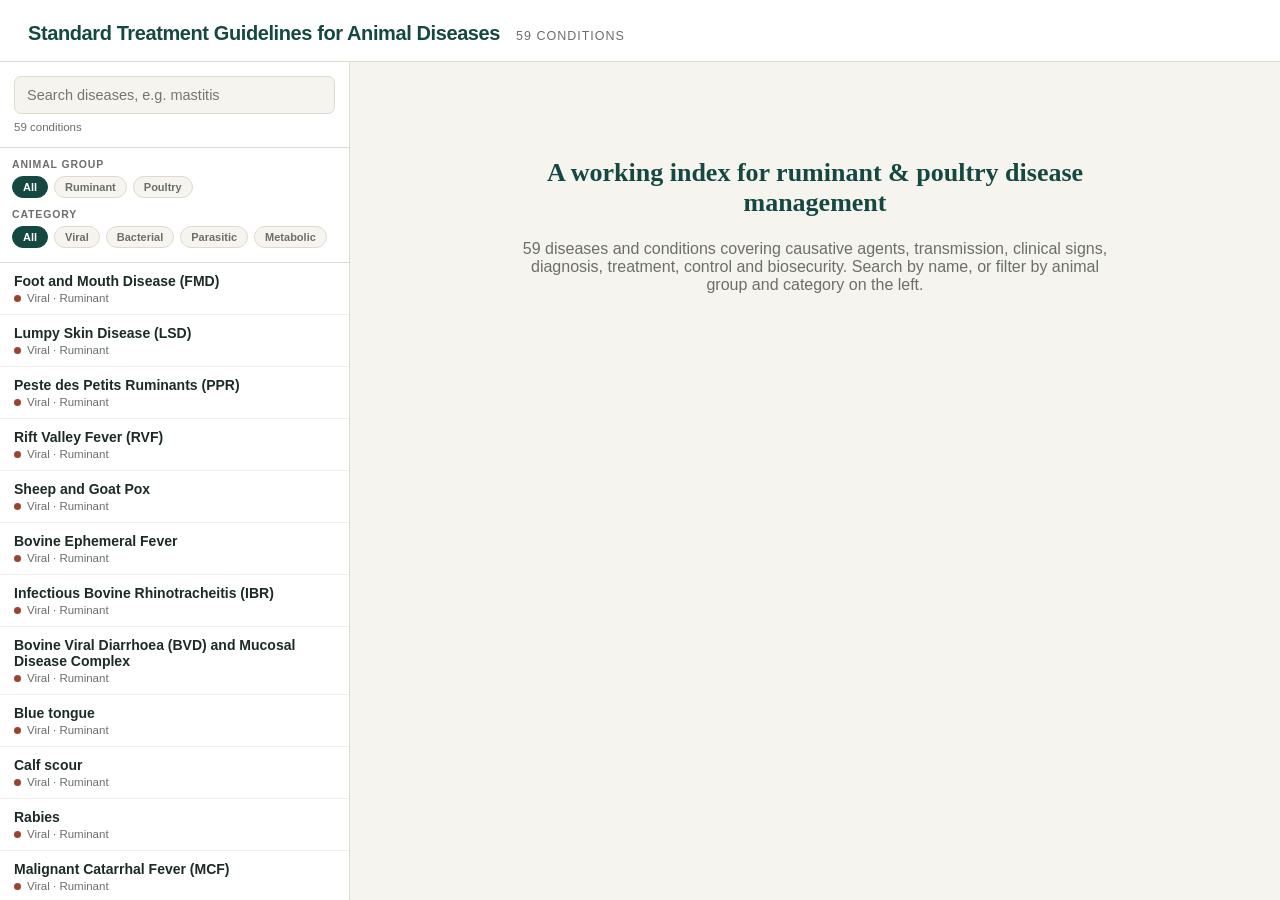
<file: large-diseases.html>
<!DOCTYPE html>
<html lang="en">
<head>
<meta charset="UTF-8">
<meta name="viewport" content="width=device-width, initial-scale=1.0">
<title>Standard Treatment Guidelines &mdash; Reference Catalog</title>
<style>
  :root{
    --ink:#1c2b28;
    --paper:#f6f4ee;
    --panel:#ffffff;
    --line:#dedad0;
    --teal:#1f6f66;
    --teal-deep:#144840;
    --clay:#b5652f;
    --muted:#6b6f6a;
    --highlight:#fce8a8;
    --viral:#9a4430;
    --viral-light:#f3e2da;
    --bacterial:#2e5a82;
    --bacterial-light:#e6edf3;
    --parasitic:#3f7a4e;
    --parasitic-light:#e9f1e7;
    --metabolic:#6c4c8a;
    --metabolic-light:#eee6f3;
  }
  *{box-sizing:border-box;}
  html,body{height:100%;}
  body{
    margin:0;
    font-family: 'Georgia', 'Iowan Old Style', serif;
    background:var(--paper);
    color:var(--ink);
    display:flex;
    flex-direction:column;
  }
  header{
    padding:22px 28px 16px;
    border-bottom:1px solid var(--line);
    background:var(--panel);
    display:flex;
    align-items:baseline;
    gap:16px;
    flex-wrap:wrap;
  }
  header h1{
    font-family: 'Helvetica Neue', Arial, sans-serif;
    font-weight:700;
    letter-spacing:-0.02em;
    font-size:20px;
    margin:0;
    color:var(--teal-deep);
  }
  header .count{
    font-family: 'Helvetica Neue', Arial, sans-serif;
    font-size:12.5px;
    color:var(--muted);
    text-transform:uppercase;
    letter-spacing:0.08em;
  }
  .layout{
    flex:1;
    display:flex;
    min-height:0;
  }
  .sidebar{
    width:350px;
    min-width:280px;
    border-right:1px solid var(--line);
    background:var(--panel);
    display:flex;
    flex-direction:column;
    min-height:0;
  }
  .search-wrap{
    padding:14px;
    border-bottom:1px solid var(--line);
  }
  .search-wrap input{
    width:100%;
    padding:10px 12px;
    font-size:14.5px;
    font-family: 'Helvetica Neue', Arial, sans-serif;
    border:1.5px solid var(--line);
    border-radius:7px;
    background:var(--paper);
    color:var(--ink);
    outline:none;
    transition:border-color .15s;
  }
  .search-wrap input:focus{ border-color:var(--teal); }
  .search-meta{
    font-family:'Helvetica Neue', Arial, sans-serif;
    font-size:11.5px;
    color:var(--muted);
    margin-top:7px;
    display:flex;
    justify-content:space-between;
  }
  .filter-group{
    padding:10px 12px 4px;
    border-bottom:1px solid var(--line);
    font-family:'Helvetica Neue', Arial, sans-serif;
  }
  .filter-label{
    font-size:10.5px;
    text-transform:uppercase;
    letter-spacing:0.08em;
    color:var(--muted);
    margin-bottom:6px;
    font-weight:700;
  }
  .filter-row{
    display:flex;
    flex-wrap:wrap;
    gap:6px;
    margin-bottom:10px;
  }
  .filter-chip{
    border:1px solid var(--line);
    background:var(--paper);
    font-size:11px;
    font-weight:600;
    padding:4px 10px;
    border-radius:20px;
    cursor:pointer;
    color:var(--muted);
    font-family:'Helvetica Neue', Arial, sans-serif;
  }
  .filter-chip.active{ background:var(--teal-deep); color:#fff; border-color:var(--teal-deep); }
  .list{
    flex:1;
    overflow-y:auto;
    padding-bottom:20px;
  }
  .med-item{
    display:block;
    width:100%;
    text-align:left;
    padding:10px 14px;
    border:none;
    background:none;
    cursor:pointer;
    border-bottom:1px solid #f0eee6;
    font-family: 'Helvetica Neue', Arial, sans-serif;
  }
  .med-item:hover{ background:#f0f6f4; }
  .med-item.active{ background:var(--teal); }
  .med-item.active .med-name{ color:#fff; }
  .med-item.active .med-brand{ color:#dff2ee; }
  .med-name{
    font-size:14px;
    font-weight:600;
    color:var(--ink);
    margin-bottom:3px;
  }
  .med-brand{
    font-size:11.5px;
    color:var(--muted);
    display:flex;
    align-items:center;
    gap:6px;
  }
  .dot{
    width:7px; height:7px;
    border-radius:50%;
    display:inline-block;
    flex-shrink:0;
  }
  mark{
    background:var(--highlight);
    color:inherit;
    padding:0 1px;
    border-radius:2px;
  }
  .no-results{
    padding:30px 20px;
    text-align:center;
    color:var(--muted);
    font-family:'Helvetica Neue', Arial, sans-serif;
    font-size:13.5px;
  }
  .content{
    flex:1;
    overflow-y:auto;
    padding:36px 48px;
  }
  .welcome{
    max-width:600px;
    margin:60px auto;
    text-align:center;
    font-family:'Helvetica Neue', Arial, sans-serif;
    color:var(--muted);
  }
  .welcome h2{
    color:var(--teal-deep);
    font-family:Georgia, serif;
    font-size:26px;
  }
  .card{ max-width:800px; }
  .card-crumb{
    font-family:'Helvetica Neue', Arial, sans-serif;
    font-size:11.5px;
    color:var(--muted);
    margin-bottom:8px;
  }
  .card-eyebrow{
    font-family:'Helvetica Neue', Arial, sans-serif;
    text-transform:uppercase;
    letter-spacing:0.12em;
    font-size:11.5px;
    font-weight:700;
    margin-bottom:8px;
    padding:3px 10px;
    border-radius:20px;
    display:inline-block;
  }
  .card h2{
    font-size:27px;
    margin:6px 0 24px;
    color:var(--teal-deep);
    line-height:1.25;
  }
  .sections{ margin:0; }
  .section-block{
    padding:18px 0;
    border-top:1px solid var(--line);
  }
  .section-block:first-of-type{ border-top:1px solid var(--line); }
  .section-title{
    font-family:'Helvetica Neue', Arial, sans-serif;
    font-size:11.5px;
    font-weight:700;
    text-transform:uppercase;
    letter-spacing:0.07em;
    color:var(--teal);
    margin-bottom:10px;
  }
  .section-block ul{
    margin:0 0 10px;
    padding-left:20px;
  }
  .section-block li{
    font-size:15px;
    line-height:1.6;
    color:var(--ink);
    margin-bottom:6px;
  }
  .section-block p{
    margin:0 0 10px;
    font-size:15px;
    line-height:1.65;
    color:var(--ink);
  }
  .section-block p:last-child{ margin-bottom:0; }
  .subhead{
    font-family:'Helvetica Neue', Arial, sans-serif;
    font-weight:700;
    font-size:12.5px;
    text-transform:uppercase;
    letter-spacing:0.05em;
    color:var(--clay);
    margin:10px 0 4px;
  }
  @media (max-width: 760px){
    .content{ padding:24px 18px; }
    .sidebar{ position:absolute; inset:0; z-index:5; width:100%; }
    .sidebar.hidden{ display:none; }
    .layout{ position:relative; }
    .content.hidden{ display:none; }
    .back-btn{ display:inline-flex !important; }
  }
  .back-btn{
    display:none;
    align-items:center;
    gap:6px;
    font-family:'Helvetica Neue', Arial, sans-serif;
    font-size:13px;
    font-weight:600;
    color:var(--teal);
    background:none;
    border:none;
    cursor:pointer;
    margin-bottom:18px;
    padding:0;
  }
  ::-webkit-scrollbar{ width:9px; }
  ::-webkit-scrollbar-thumb{ background:#d8d3c6; border-radius:5px; }
  ::-webkit-scrollbar-track{ background:transparent; }
</style>
</head>
<body>

<header>
  <h1>Standard Treatment Guidelines for Animal Diseases</h1>
  <span class="count" id="headerCount">59 conditions</span>
</header>

<div class="layout">
  <aside class="sidebar" id="sidebar">
    <div class="search-wrap">
      <input type="text" id="searchBox" placeholder="Search diseases, e.g. mastitis" autocomplete="off">
      <div class="search-meta">
        <span id="resultCount">59 conditions</span>
        <span id="clearSearch" style="cursor:pointer; text-decoration:underline; display:none;">clear</span>
      </div>
    </div>
    <div class="filter-group">
      <div class="filter-label">Animal group</div>
      <div class="filter-row" id="groupRow"></div>
      <div class="filter-label">Category</div>
      <div class="filter-row" id="catRow"></div>
    </div>
    <div class="list" id="list"></div>
  </aside>

  <main class="content" id="content">
    <div class="welcome">
      <h2>A working index for ruminant &amp; poultry disease management</h2>
      <p>59 diseases and conditions covering causative agents, transmission, clinical signs, diagnosis, treatment, control and biosecurity. Search by name, or filter by animal group and category on the left.</p>
    </div>
  </main>
</div>

<script>
const DATA = [{"_id": 0, "slug": "d2-2-1", "num": "2.2.1", "Name": "Foot and Mouth Disease (FMD)", "Category": "Viral", "Sections": [{"heading": "Definition and causative agent", "blocks": [{"type": "p", "text": "It is an acute, contagious, febrile disease of cattle, sheep, goats, swine, and other cloven-hoofed ruminants characterized by vesicular eruption in the mouth, hooves, teats and udder. The FMD virus is highly contagious, and outbreaks of the disease can have severe economic consequences. FMD is caused by an Aphthovirus of the family Picornaviridae and there are seven different serotypes (A, O, C, SAT1, SAT2, SAT3 and Asia1). Each serotype requires a specific vaccine to provide immunity, which may not be effective against all the strains within each serotype. Six out of the seven existing FMDV serotypes have occurred in Africa (O, A, C, SAT 1, SAT 2, SAT 3) and more importantly, all six of the seven serotypes have been detected in East Africa. This makes East Africa one of the regions which has had the highest diversity of FMDV serotypes which consequently, complicate FMD epidemiology and control."}]}, {"heading": "Transmission", "blocks": [{"type": "p", "text": "An infection may occur via the respiratory or oral routes, or through contact with contaminated infrastructure and equipment. Animals recovered from the disease may still carry the virus and are considered as potential sources of infection for new outbreaks."}]}, {"heading": "Clinical signs", "blocks": [{"type": "p", "text": "The clinical signs of FMD depend on many different factors such as the strain of the virus; age and species of the animal and the exposure dose."}, {"type": "p", "text": "Typically, the affected animal presents with ulcers and wounds in the mouth and feet, causing hyper-salivation and lameness. Other frequent clinical signs are fever, depression, loss of appetite and weight, growth retardation and heavy losses in milk production. In young animals, sudden death can be observed."}, {"type": "p", "text": "The FMD morbidity levels are very high, reaching 100% in naive susceptible populations. Mortality is generally low in adult animals but may be significantly high in calves."}]}, {"heading": "Lesions", "blocks": [{"type": "p", "text": "Specifically, blisters can appear on the nose, lips, tongue, oral mucosa, between the toes, above the hooves, on the teats and at pressure points on the skin."}]}, {"heading": "Diagnosis", "blocks": [{"type": "p", "text": "The disease may be suspected based on epidemiology and clinical signs. Confirmation of any suspected FMD case through laboratory tests is, therefore, a matter of urgency. Laboratory diagnosis is usually performed using antigen-capture ELISA or serotyping ELISA. This is the preferred method for countries with endemic FMD for viral antigen detection and serotyping. Concurrent virus isolation may be performed, preferably in primary bovine thyroid cell cultures."}]}, {"heading": "Differential diagnosis", "blocks": [{"type": "p", "text": "FMD should be differentiated from other vesicular diseases such as vesicular stomatitis and vesicular exanthema."}]}, {"heading": "Treatment and control", "blocks": [{"type": "subhead", "text": "Treatment:"}, {"type": "p", "text": "There is no treatment for FMD. However, the external application of antiseptics contributes to the healing of the ulcers and guards off attacks by flies. Rational treatment with dihydrostreptomycin 10 mg/kg body weight (IM) or Ooxtetracyline 10 mg/kg (IM) for 3-5 days to prevent secondary infection is recommended. For localized treatment, it is recommended to rinse the ulcerated vesicles using normal saline or acidic citric 1% or potassium permanganate 1%. After cleaning the teats and limbs then apply antiseptic, ointment and bandage."}]}, {"heading": "Control", "blocks": [{"type": "p", "text": "Depending on the epidemiological situation, vaccination strategies can be designed to achieve mass coverage or be targeted to specific animal sub-populations or zones. Vaccination programmes carried out in a target population should meet several critical criteria, mainly the following:"}, {"type": "ul", "items": ["coverage should be at least 80%;", "campaigns should be completed in the shortest possible time;", "vaccination should be scheduled not to allow for interference from maternal immunity;"]}, {"type": "p", "text": "Vaccination must be done using a vaccine which has a specific serotype for the circulating virus. It is important to use inactivated virus vaccines because the inactivated virus does not have the ability to multiply in vaccinated animals. The use of live virus vaccines is not acceptable due to the danger of reversion to virulence. It is advisable to carry out two to three vaccinations at an interval of six months."}]}, {"heading": "Biosecurity measures", "blocks": [{"type": "p", "text": "Outbreak of FMD must be reported to the competent veterinary authority, movement of animals be restricted and control measures employed to avoid rapid spread of the disease. Warning systems, early detection and effective surveillance are essential."}, {"type": "p", "text": "Best practice for livestock owners and producers in case of an FMD outbreak is to carry out regular cleaning and disinfection of equipment, buildings and vehicles, maintaining biosecurity practices and monitoring."}]}], "Group": "Ruminant Diseases"}, {"_id": 1, "slug": "d2-2-2", "num": "2.2.2", "Name": "Lumpy Skin Disease (LSD)", "Category": "Viral", "Sections": [{"heading": "Definition and causative agent", "blocks": [{"type": "p", "text": "Lumpy skin disease is an infectious, eruptive, occasionally fatal disease of cattle characterized by nodules on the skin and other parts of the body. It is a poxvirus disease of cattle caused by the Lumpy Skin Disease virus from the family Poxviridae, genus Capripoxvirus."}]}, {"heading": "Transmission", "blocks": [{"type": "p", "text": "There is strong evidence that the virus is spread by biting insects (vectors) such as biting flies (e.g. Stomoxys calcitrans and Biomyia fasciata) and mosquitoes (e.g. Culex mirificens and Aedes natrionus). Direct transmission between animals is believed to occur but the relative importance of this method of spread compared to vector transmission is unknown. There is no evidence of virus multiplication in vectors, but it may not be excluded."}]}, {"heading": "Clinical signs", "blocks": [{"type": "p", "text": "Morbidity level is 5-50%; mortality is usually low and ranges between 1% and 3%. Susceptibility of the host depends on the immune status, age, and breed."}, {"type": "p", "text": "The incubation period is usually 6-9 days until the onset of fever. In acute infection there is an initial pyrexia (may exceed 41°C) that is persistent for 1 week, enlargement of superficial lymph nodes, reduced milk production in lactating animals. Depression, anorexia, excessive salivation, ocular and nasal discharge, and emaciation are also observed."}]}, {"heading": "Lesions", "blocks": [{"type": "p", "text": "Development of large, firm nodules that are up to 5 cm in diameter on the skin. These can be found all over the body, but particularly on the head, neck, udder, scrotum and perineum. The nodules may become necrotic and ulcerate, leading to an increased risk of fly strike."}, {"type": "p", "text": "In severely affected animals, necrotic lesions can also develop in the respiratory and gastro-intestinal (GI) tract."}]}, {"heading": "Diagnosis", "blocks": [{"type": "subhead", "text": "Samples identification:"}, {"type": "p", "text": "Polymerase chain reaction (PCR) is the least expensive and quickest method for detection of LSD virus. Skin nodules and scabs, saliva, nasal secretions, and blood are suitable samples for PCR detection of the LSD virus."}, {"type": "p", "text": "Virus isolation (VI) followed by PCR to confirm the virus identity takes longer and is more expensive but has the advantage of demonstrating the presence of live virus in the sample."}, {"type": "p", "text": "Virus neutralization is currently the gold standard test for the detection of antibodies raised against Capri pox viruses."}]}, {"heading": "Differential diagnosis", "blocks": [{"type": "p", "text": "Severe LSD is highly characteristic, but milder forms can be confused with the following diseases: Bovine Herpes Mammillitis (sometimes known as pseudo- lumpy skin disease), bovine papular stomatitis (Parapoxvirus), Pseudo cowpox (Parapoxvirus), Dermatophilosis, Demodicosis and Photosensitization."}]}, {"heading": "Treatment and control", "blocks": [{"type": "subhead", "text": "Treatment:"}, {"type": "p", "text": "There is no treatment for the disease. Non-specific treatment of antibiotics especially oxytetracyline 10 mg/kg. (IM) or dihydrostreptomycin 10 mg/kg for 5 days, anti-inflammatory drugs (e.g. dexamethasone at a dose of 0.2 mg/kg IM for 3 days) and vitamins injections are used for treating secondary bacterial infections, and suppressing inflammation and fever."}]}, {"heading": "Control", "blocks": [{"type": "p", "text": "Attenuated vaccines against LSD and some Neethling virus based LSD vaccine are available. These vaccines are >80% effective. Reconstitute each vial with a corresponding sterile diluent. Keep reconstituted vaccine cool and away from sunlight. Administer the vaccine SC at a dose of 2 ml per animal of all ages. Annual revaccination is recommended."}, {"type": "p", "text": "Successful control and elimination of LSD depend on early detection of the index case and initiation of vaccination ahead of virus entry. Annual vaccination is recommended."}]}, {"heading": "Biosecurity measures", "blocks": [{"type": "p", "text": "Employ restriction of movement of cattle in infected areas, proper disposal of dead animals by incineration, and cleaning and disinfection of premises and implements."}]}], "Group": "Ruminant Diseases"}, {"_id": 2, "slug": "d2-2-3", "num": "2.2.3", "Name": "Peste des Petits Ruminants (PPR)", "Category": "Viral", "Sections": [{"heading": "Definition and causative agent", "blocks": [{"type": "p", "text": "Peste des petits ruminants (PPR), also known as ‘goat plague’, is a viral disease of goats and sheep characterized by fever, sores in the mouth, diarrhea, pneumonia, and sometimes death. It is caused by a virus of the genus Morbillivirus in the family Paramyxoviridae. PPRV is closely related to rinderpest virus. Heavy losses can be observed, especially in naïve herds/ flocks (up to 80% mortality may occur)."}]}, {"heading": "Transmission", "blocks": [{"type": "p", "text": "The virus is secreted in tears, nasal discharge, secretions from coughing, and in the faeces of infected animals. Therefore, close contact between animals, especially through inhalation of fine droplets that are released into the air when affected animals cough and sneeze will spread the disease. Water, feed troughs, and bedding can also be contaminated with secretions and become additional sources of infection; however, the virus does not survive for a long time outside the body of a host animal. Since animals excrete the virus before showing signs of the disease, it can spread by movement of infected animals."}]}, {"heading": "Clinical signs", "blocks": [{"type": "p", "text": "In acute form, there is sudden onset of fever with rectal temperature of at least 40°- 41°C. The affected goats/sheep show dullness, sneezing, and serous discharge from the eyes. During this stage, profound halitosis (foul smell) is easily appreciable and the animal is unable to eat due to sore mouth and swollen lips."}, {"type": "p", "text": "Later ocular discharge becomes mucopurulent and the exudate dries up, matting the eyelids and partially occluding the nostrils. Diarrhea develops 3-4 days after the onset of fever and is profuse, and faeces may be mucoid or bloody depending upon the damage of the gastrointestinal tract."}, {"type": "p", "text": "Dyspnea and coughing occur later due to secondary pneumonia. Death occurs within one week of the onset of the illness."}]}, {"heading": "Lesions", "blocks": [{"type": "p", "text": "Discrete lesions develop in the mouth and extend over the entire oral mucosa, forming diphtheritic plaques."}]}, {"heading": "Diagnosis", "blocks": [{"type": "p", "text": "The disease may be suspected when there is sudden onset of fever, nasal discharges, diarrhoea in sheep and goats, while cattle are uninvolved. Tests such as immunocapture/sandwich-ELISA, competitive-ELISA, immunochromatographic techniques, and Reverse Transcription (RT)-PCR can be efficiently applied on very large sample sizes for routine diagnosis of PPR. However, during the later stages of PPR eradication, critical screening of suspected samples from PPR-like diseases as well as samples from wild animals might require the use of highly sensitive, multiple diagnostic tools. Under these situations, sensitive and reliable diagnostics such as RT-PCR-ELISA could also be applied, in spite of the expenses and time involved."}]}, {"heading": "Differential diagnosis", "blocks": [{"type": "p", "text": "PPR is frequently confused with other diseases that present fever and grossly similar clinical signs, especially when it is newly introduced. Differential diagnosis should consider, FMD, Bluetongue, Contagious ecthyma (orf or “sore mouth”). Others include Pneumonic pasteurellosis and Contagious Caprine Pleuropneumonia (CCPP)."}]}, {"heading": "Treatment and control", "blocks": [{"type": "subhead", "text": "Treatment:"}, {"type": "p", "text": "Specifically, oxytetracycline and chlortetracycline are recommended to prevent secondary pulmonary infections at a dose of 10 mg/kg B.W."}, {"type": "p", "text": "Lesions around the eyes, nostrils and mouth should be cleaned twice daily with sterile cotton swab. Animal health workers should inspect first the unaffected goats followed by treatment of affected sheep and goats. Immediate isolation of affected animals from clinically healthy ones is most important measure in controlling the spread of infection. Nutritious soft, moist, palatable diet should be given to the affected animals."}]}, {"heading": "Control", "blocks": [{"type": "p", "text": "Control in endemic areas is by vaccination. Current PPR virus (PPRV) attenuated vaccines are thermo labile and to avoid their thermal inactivation, they require uninterrupted maintenance of the cold chain until their application to the animal."}, {"type": "p", "text": "The currently commercially available vaccines are in freeze-dried form, and they are stable for at least two years at 2°C to 8°C and for several years at –20°C. Once the vaccine is reconstituted it should be kept under ice and it needs to be utilized as soon as possible, at a dose of rate 1 ml (SC) for goats and sheep. Use vaccine as early as 4 months of age or older. Animals that recover from disease develop good immunity, which persists for at least four years."}]}, {"heading": "Biosecurity measures", "blocks": [{"type": "p", "text": "Immediate measures should be taken for notification of disease to nearest government veterinary authority. Carcasses of affected sheep and goats should be burned or buried, and proper disposal of contact fomites, decontamination is a must."}]}], "Group": "Ruminant Diseases"}, {"_id": 3, "slug": "d2-2-4", "num": "2.2.4", "Name": "Rift Valley Fever (RVF)", "Category": "Viral", "Sections": [{"heading": "Definition and causative agent", "blocks": [{"type": "p", "text": "It is a zoonotic insect-borne viral disease that affects a variety of species, including ruminants and camels. The disease is caused by the Rift Valley Fever Virus (RVFV), an RNA virus in the genus Phlebovirus and family Bunyaviridae. Outbreaks of RVF often cause substantial socio-economic and public health impacts. RVF strikes in periodic epidemics, which typically occur after heavy rainfalls."}]}, {"heading": "Transmission", "blocks": [{"type": "p", "text": "Rift Valley fever virus is transmitted by 8 species of mosquitoes from the Aedes and Culex family. which act as biological vectors. The virus can also be transmitted vertically through the placenta. Humans can acquire RVFV by direct contact with infected animal tissues/products, by aerosol containing viruses generated in laboratories and during slaughter, or from infected mosquitoes. The incubation period is thought to be one to three days."}]}, {"heading": "Clinical signs", "blocks": [{"type": "p", "text": "In endemic regions, epidemics of RVF are characterized by high mortality in young animals and abortions in adults. Foetuses may be aborted at all stages of pregnancy. Nonspecific signs of fever, anorexia, weakness, lymphadenopathy, respiratory signs and hemorrhagic diarrhoea can be seen in young animals."}, {"type": "p", "text": "Lesion: The signs associated with viraemia, such as widespread petechial and ecchymotic haemorrhages on serous surfaces and organs are seen, with extravasation of blood tinged fluids in the body cavities."}]}, {"heading": "Diagnosis", "blocks": [{"type": "p", "text": "Whole blood (in EDTA anticoagulant) is collected from febrile animals for virus isolation. Tissue specimens such as liver and spleen from animals at post-mortem and aborted foetuses, both fresh and preserved (in 10% neutral buffered formalin and in glycerol) samples should be collected. Identification of RVFV can be achieved by virus isolation, antigen-ELISA or immunopathology. Viral RNA can be detected by reverse-transcription polymerase chain reaction."}]}, {"heading": "Differential diagnosis", "blocks": [{"type": "p", "text": "Differentiation has to be made with Nairobi Sheep Disease, Bluetongue, other viral and bacterial causes of abortion."}]}, {"heading": "Treatment and control", "blocks": [{"type": "subhead", "text": "Treatment:"}, {"type": "p", "text": "There is no specific treatment for RVF."}]}, {"heading": "Control", "blocks": [{"type": "p", "text": "Conventional and novel vaccines are available. Attenuated virus vaccine (Smithburn strain) is used. The diluent is used to re-hydrate the freeze- dried component during reconstitution. Vaccines are given SC, at a dose rate of 2ml for cattle and 1ml for sheep and goats injected, but they may cause abortions in pregnant animals. Annual revaccination is recommended. Control of mosquitos by application of pyrethroids acaricides on ruminants is recommended."}]}, {"heading": "Biosecurity measures", "blocks": [{"type": "p", "text": "Immediate notification of clinical cases upon detection and reporting and implementation of sanitary measures to prevent spread are recommended."}]}], "Group": "Ruminant Diseases"}, {"_id": 4, "slug": "d2-2-5", "num": "2.2.5", "Name": "Sheep and Goat Pox", "Category": "Viral", "Sections": [{"heading": "Definition and causative agent", "blocks": [{"type": "p", "text": "Sheep pox and goat pox (SGP) are highly contagious diseases of sheep and goats characterized by fever, ocular and nasal discharges. Pox lesions appear on the skin and on the respiratory and GI mucosa. Mortality can be high."}, {"type": "p", "text": "The diseases are caused by capripox viruses. This group also includes the Lumpy skin disease of cattle."}]}, {"heading": "Transmission", "blocks": [{"type": "p", "text": "Sheep Pox Virus (SPV) and Goat Pox Virus (GPV) are transmitted by close contact through mucous membranes and abraded skin. Viruses are shed in milk, urine, faeces, skin lesions and their scabs, saliva, nasal and conjunctival secretions. SPV and GPV can also be spread on fomites or transmitted mechanically by insects such as stable flies. These viruses can remain infectious for up to six months in shaded stables. The incubation period is four to 21 days."}]}, {"heading": "Clinical signs", "blocks": [{"type": "p", "text": "In affected animals, an initial fever is usually followed by the characteristic skin lesions, which develop into hard papules with scabs. The lesions can develop on mucous membranes and internal organs, causing respiratory signs, diarrhea and sometimes abortion."}]}, {"heading": "Lesions", "blocks": [{"type": "p", "text": "In severe cases, lesions can develop in the lungs. In some sheep and in certain breeds, the disease may be mild or the infection in apparent. Papules could be seen at necropsy especially in the lungs, the upper respiratory tract, rumen, the upper digestive tract, kidney, and reproductive organs."}]}, {"heading": "Diagnosis", "blocks": [{"type": "p", "text": "Sheep and Goat Pox should be suspected when an acute disease of sheep or goats is accompanied by fever, pox-like skin lesions and high mortality rate."}, {"type": "p", "text": "For serological examination, paired blood samples from animals with fever should be collected. For virus identification, samples can be serum, vesicular fluid, scabs and skin scrapings of lesions and lesions in the respiratory and GI tract. Samples should be taken within the first week of apparition of the symptom and be kept fresh."}, {"type": "p", "text": "World Organization for Animal Health (WOAH) recommends identification methods which could be cell inoculation and identification by immunofluorescence, staining of intracytoplasmic inclusion bodies and inhibition of cytopathic effect using positive serum or ELISA."}]}, {"heading": "Differential diagnosis", "blocks": [{"type": "p", "text": "Differentiation should be made with contagious pustular dermatitis (scabby mouth), Bluetongue, Mycotic dermatitis, sheep scab and mange"}]}, {"heading": "Treatment and control", "blocks": [{"type": "subhead", "text": "Treatment:"}, {"type": "p", "text": "Treatment is directed at preventing secondary bacterial infection. Administration of Oxytetracycline at a dose of 10mg/kg b.w. to control secondary infection and good nursing care are recommended."}]}, {"heading": "Control", "blocks": [{"type": "p", "text": "Vaccines are available to control sheep and goat pox in endemic areas. Live attenuated freeze-dried Sheep and Goat Pox Vaccine is available. Vaccination is done, after reconstitution with a corresponding sterile diluent, at a dose of 1 ml per animal (SC). Goats and Sheep should be vaccinated at the age of over 5 weeks. Annual vaccination is recommended. In the face of an outbreak, animals as young as 3 weeks may be vaccinated."}]}, {"heading": "Biosecurity measures", "blocks": [{"type": "p", "text": "Movement controls for both animals and vehicles should be applied."}]}], "Group": "Ruminant Diseases"}, {"_id": 5, "slug": "d2-2-6", "num": "2.2.6", "Name": "Bovine Ephemeral Fever", "Category": "Viral", "Sections": [{"heading": "Definition and causative agent", "blocks": [{"type": "p", "text": "Is a disease of cattle and occasionally buffaloes, marked by short duration of fever, shivering, lameness and muscular stiffness, commonly known as three- day sickness, The virus is classified as a member of the genus Ephemerovirus in the family Rhabdoviridae (single-stranded RNA)."}]}, {"heading": "Transmission", "blocks": [{"type": "p", "text": "It is an insect-transmitted, noncontagious, viral disease of cattle and water buffaloes that is observed in Africa, the Middle East, Australia, and Asia. During epidemics, onset is rapid; many animals are affected within days or 2–3 weeks."}]}, {"heading": "Clinical signs", "blocks": [{"type": "p", "text": "In the tropics, Bovine Ephemeral Fever (BEF) is most prevalent in the wet season (when conditions favor multiplication of biting insects). Morbidity may be as high as 80%; overall mortality is usually 1%–2%, although it can be higher in lactating cows, bulls in good condition, and fat steers (10%–30%). Clinical signs occur suddenly and vary in severity, include biphasic to polyphasic fever (40°–42°C, shivering, in appetence, lacrimation, serous nasal discharge, drooling, increased heart rate, tachypnea or dyspnea, atony of fore stomachs, depression, limb stiffness and lameness, and a sudden decrease in milk yield."}, {"type": "p", "text": "Affected cattle may become recumbent and paralyzed for 8 hours to >1 week. After recovery, milk production often fails to return to normal levels until the next lactation. Abortion, with total loss of the season’s lactation, occurs in about 5% of cows pregnant for 8–9 months."}]}, {"heading": "Lesions", "blocks": [{"type": "p", "text": "The most common lesions include polyserositis affecting pleural, pericardial, and peritoneal surfaces; serofibrinous polysynovitis, polyarthritis, polytendinitis, and cellulitis; and focal necrosis of skeletal muscles. Generalized edema of lymph nodes and lungs, as well as atelectasis, also may be present."}]}, {"heading": "Diagnosis", "blocks": [{"type": "p", "text": "The diagnosis during epidemics is made through clinical signs including lameness, muscular stiffness, pain, rapid spread of the disease through herds and short fever."}, {"type": "p", "text": "Diagnosis is based almost entirely on clinical signs in an epidemic. Whole blood should be collected from sick and apparently healthy cattle in affected herds and must be sufficient to provide two air-dried blood smears, 5 ml of whole blood in anticoagulant (not EDTA), and ~10 ml of serum."}, {"type": "p", "text": "Timely laboratory confirmation is mostly performed by PCR and rarely by virus isolation. Serum neutralization is diagnostic in retrospect. A 4-fold rise in antibody titer between paired sera collected 2–3 weeks apart confirms infection."}]}, {"heading": "Differential diagnosis", "blocks": [{"type": "p", "text": "BEF can be suspected on the basis of its transient nature and rapid spread. In individuals it may resemble conditions such as Traumatic reticulitis, acute laminitis and Parturient paresis."}]}, {"heading": "Treatment and control", "blocks": [{"type": "subhead", "text": "Treatment:"}, {"type": "p", "text": "Complete rest is the most effective treatment, and recovering animals should not be stressed because relapse is likely."}, {"type": "p", "text": "Animal generally recover quickly without treatment. Most animals will recover if provided with water and shade. However, the disease respond well to anti- inflammatory drugs (Dexamethasone 0.2mg/kg b.w. for three days) and calcium injections may aid animals that are down."}]}, {"heading": "Control", "blocks": [{"type": "p", "text": "A modified live vaccine of two-part vaccine, with freeze-dried and chilled liquid diluent. The initial vaccine is administered twice 2 to 4 weeks apart under the skin of the neck are necessary for long-lasting protection. Annual boosters are recommended."}]}], "Group": "Ruminant Diseases"}, {"_id": 6, "slug": "d2-2-7", "num": "2.2.7", "Name": "Infectious Bovine Rhinotracheitis (IBR)", "Category": "Viral", "Sections": [{"heading": "Definition and causative agent", "blocks": [{"type": "p", "text": "Is a highly contagious, infectious respiratory disease that is caused by Bovine Herpes Virus-1 (BHV-1) affecting young and older cattle."}]}, {"heading": "Transmission", "blocks": [{"type": "p", "text": "It is highly contagious, resulting in rapid spread among cattle in close confinement through aerosol route."}]}, {"heading": "Clinical signs", "blocks": [{"type": "p", "text": "The disease is characterized by acute inflammation of the upper respiratory tract. The virus can also cause conjunctivitis, abortions, encephalitis, and generalized systemic infections."}]}, {"heading": "Lesions", "blocks": [{"type": "p", "text": "In uncomplicated IBR infections, most lesions are restricted to the upper respiratory tract and trachea. Petechial to ecchymotic hemorrhages may be found in the mucous membranes of the nasal cavity and the paranasal sinuses. Focal areas of necrosis develop in the nose, pharynx, larynx, and trachea. The lesions may coalesce to form plaques."}, {"type": "p", "text": "The sinuses are often filled with a serous or serofibrinous exudate. As the disease progresses, the pharynx becomes covered with a serofibrinous exudate, and blood-tinged fluid may be found in the trachea. The pharyngeal and pulmonary lymph nodes may be acutely swollen and hemorrhagic."}, {"type": "p", "text": "The tracheitis may extend into the bronchi and bronchioles; when this occurs, epithelium is sloughed in the airways. In young animals with generalized BHV- 1 infection, erosions and ulcers overlaid with debris may be found in the nose, esophagus, and fore stomachs."}]}, {"heading": "Diagnosis", "blocks": [{"type": "p", "text": "Uncomplicated BHV-1 infections can be diagnosed based on the characteristic signs and lesions. Samples should be taken early in the course of the disease, and a diagnosis should be possible in 2–3 days. A rise in serum antibody titer also can be used to confirm a diagnosis."}, {"type": "p", "text": "BHV-1 abortion can be diagnosed by identifying characteristic lesions and demonstrating the virus in fetal tissues by PCR, virus isolation, immunoperoxidase, or fluorescent antibody staining."}]}, {"heading": "Differential diagnosis", "blocks": [{"type": "p", "text": "For the respiratory form: Enzootic bronchopneumonia, Bovine Virus Diarrhoea/ Mucosal Disease and Theileriosis should be considered. For the abortion form: Bovine Virus Diarrhoea/Mucosal Disease, Brucellosis and Leptospirosis should be differentiated."}]}, {"heading": "Treatment and control", "blocks": [{"type": "subhead", "text": "Treatment:"}, {"type": "p", "text": "Antimicrobial therapy (use of broad-spectrum long-acting antibiotics such as oxytetracyline 10mg/kg b.w. is indicated to prevent or treat secondary bacterial pneumonia."}, {"type": "p", "text": "Additionally the use of non-steroid anti-inflammatory drug (such as Meloxicam, 20mg/ml) at a dose of 2.5ml/100kg SC or IV single dose may help relieve respiratory symptoms and pyrexia."}, {"type": "subhead", "text": "Control:"}, {"type": "p", "text": "mmunization with modified-live or inactivated virus vaccines generally provides adequate protection against clinical disease. Both IM and intranasal modified-live vaccines are available, but the IM types may cause abortion in pregnant cattle."}, {"type": "p", "text": "The intranasal vaccines can be used in pregnant cattle. The IM vaccines are easier to use and often are the vaccines of choice in feedlots. Vaccination is done after reconstitution of a freeze-dried vaccine that is injected SC or IM at a dose of 2ml per animal that are in good health, and non-pregnant. To avoid maternal antibody interference, calves vaccinated before the age of 6 months should be revaccinated after 6 months of age. Annual revaccination is recommended."}]}, {"heading": "Biosecurity measures", "blocks": [{"type": "p", "text": "Importation of infected animals and semen should be avoided"}]}], "Group": "Ruminant Diseases"}, {"_id": 7, "slug": "d2-2-8", "num": "2.2.8", "Name": "Bovine Viral Diarrhoea (BVD) and Mucosal Disease Complex", "Category": "Viral", "Sections": [{"heading": "Definition and causative agent", "blocks": [{"type": "p", "text": "Bovine Viral Diarrhea (BVD) and Mucosal Disease Complex is caused by Bovine Viral Diarrhea Virus (BVDV), classified in the genus Pestivirus and family Flaviviridae. Although cattle of all ages are susceptible, most cases of overt clinical disease are seen in cattle between 6 months and 2 years old."}]}, {"heading": "Transmission", "blocks": [{"type": "p", "text": "BVDV is transmitted in a number of ways, either congenitally or after birth. Congenital infections may cause resorption, abortion or stillbirth. Congenitally infected fetuses that survive in-utero infection (i.e. the live births) may be born as BVDV-infected calves. The BVDV infection in these calves will persist during the entire life of the calf, and they will shed BVDV continuously in the farm environment. The virus may also be spread by biting insects, fomites, semen, biologic products, and other animals, including swine, sheep, goats, camelids, and possibly wild ruminants."}]}, {"heading": "Clinical signs", "blocks": [{"type": "p", "text": "Clinical signs of disease usually are seen 6–12 days after infection and last 1–3 days. In adults, clinical signs are highly variable. Signs of acute infection include fever, lethargy, loss of appetite, ocular and nasal discharges, oral lesions, diarrhea and decreasing milk production. Chronic infection may lead to signs of mucosal disease."}, {"type": "p", "text": "In calves, the most commonly recognized birth defect is cerebellar hypoplasia. The signs of this are ataxia/lack of voluntary coordination of muscle movements, tremors, wide stance; stumbling and failure to nurse."}, {"type": "p", "text": "In severe cases the calf may die. Transient infections include diarrhea, calf pneumonia, decreased milk production, reproductive disorders, increased occurrence of other diseases, and death."}, {"type": "p", "text": "The losses from fetal infection include abortions, congenital defects, weak and abnormally small calves, unthrifty, persistently infected (PI) animals; and death among PI animals."}, {"type": "p", "text": "Mucosal disease is an uncommon but highly fatal form of BVD occurring in persistently infected cattle and can have an acute or chronic presentation. Mucosal disease is induced when persistently infected cattle become superinfected with cytopathic BVDV. Clinical signs of chronic mucosal disease may last several weeks to months and are less severe than those of acute mucosal disease. Intermittent diarrhea and gradual wasting are common. Coronitis and eruptive lesions on the skin of the interdigital cleft cause lameness in some cattle."}]}, {"heading": "Lesions", "blocks": [{"type": "p", "text": "Lesions are seldom seen in cases of mild disease. Lymphoid tissue is a primary target for replication of BVDV, which may lead to immunosuppression and enhanced severity of intercurrent infections."}, {"type": "p", "text": "Lesions found at necropsy are less pronounced than, but similar to, those seen in acute mucosal disease. Often, the only gross lesions seen are focal ulcerations in the mucosa of the cecum, proximal colon, or rectum, and the mucosa over Peyer’s patches of the small intestine may appear sunken."}]}, {"heading": "Diagnosis", "blocks": [{"type": "p", "text": "Laboratory tests for BVDV include isolation of virus or viral antigen in clinical specimens and tissues, and assays that detect anti-BVDV antibody in serum or milk. Isolation of BVDV from blood, nasal swab specimens, or tissues confirms active infection."}, {"type": "p", "text": "Alternatives to viral isolation include antigen-capture ELISA to detect virus in blood, serum, or tissue biopsies; immunohistochemistry to detect viral protein in frozen or fixed tissues; and PCR to detect viral RNA in clinical specimens."}]}, {"heading": "Differential diagnosis", "blocks": [{"type": "p", "text": "BVD must be distinguished from other viral diseases that produce diarrhea and mucosal lesions. These include Malignant Catarrhal Fever, which usually is a sporadic disease in more mature cattle; Bluetongue and Rinderpest, which is currently considered to be eradicated worldwide."}]}, {"heading": "Treatment and control", "blocks": [{"type": "p", "text": "Treatment of BVD remains limited primarily to supportive therapy."}]}, {"heading": "Control", "blocks": [{"type": "p", "text": "Inactivated and modified-live virus vaccines are available. They contain a variety of strains of BVDV representing both viral biotypes and viral genotypes 1 and 2. A booster dose of vaccine is often administered before first breeding, and additional booster doses of vaccine may be administered in subsequent years before breeding."}, {"type": "p", "text": "Rehydrate the vaccine for reconstitution and administer 2ml of the vaccine (IM) per animal. Annual booster for breeding stock is recommended. Do not vaccinate pregnant cows to avoid abortion."}, {"type": "p", "text": "Colostral antibody confers partial to complete protection against disease in most calves for 3–6 months after birth. Vaccination of neonatal cattle that have acquired colostral antibody may not stimulate a protective immune response, and revaccination at 5–9 months of age may be necessary."}]}, {"heading": "Biosecurity measures", "blocks": [{"type": "p", "text": "Control is based on sound management practices that include use of biosecurity measures, Quarantine or physical separation of replacement cattle from the resident herd for 2–4 week should be considered."}]}], "Group": "Ruminant Diseases"}, {"_id": 8, "slug": "d2-2-9", "num": "2.2.9", "Name": "Blue tongue", "Category": "Viral", "Sections": [{"heading": "Definition and causative agent", "blocks": [{"type": "p", "text": "It is a noncontagious, insect-borne viral disease of ruminants mainly sheep, and less frequently cattle, goats, yaks, deer, dromedaries and antelopes. The causative agent is a Blue Tongue Virus (BTV) of the family Reoviridae and genus Orbivirus."}]}, {"heading": "Transmission", "blocks": [{"type": "p", "text": "The disease is transmitted by midges of Cullicoides species, which infects domestic and wild ruminants and also camelids. Midges are the only significant natural transmitters and thus distribution and prevalence of the disease is governed by ecological factors (i.e. high rainfall, temperature, humidity and soil characteristics). Hence, in many parts of the world infection has a seasonal occurrence."}, {"type": "p", "text": "The likelihood of mechanical transmission between herds and flocks, or indeed within a herd or flock, by unhygienic practices (use of contaminated surgical equipment or hypodermic needles) may be a possibility."}]}, {"heading": "Clinical signs", "blocks": [{"type": "p", "text": "Signs range from in apparent to acute form (sheep and some species of deer), resulting in excessive salivation, initially clear nasal discharge that becomes mucopurulent and upon drying, may form a crust around the nares. Incubation period is usually 5–10 days. Sub-clinically infected cattle can become viraemic 4 days post-infection. Morbidity in sheep can reach 100% with mortality between 30 and 70% in more susceptible breeds. Ulceration and necrosis of the mucosae of the mouth may appear. Tongue may become hyperaemic and oedematous, later cyanotic and protrude from the mouth."}, {"type": "p", "text": "Extension of hyperaemia to coronary band of the hoof, the groin, axilla and perineum may be observed, as well as lameness due to coronitis or pododermatitis and myositis. Torticolis in severe cases, abortion or birth of malformed lambs, death may occur within 8–10 days or recovery with alopecia, sterility and stunted growth may be observed. In-apparent infection is frequent in cattle and other species."}, {"type": "p", "text": "Note: a blue colored tongue is rarely a clinical sign of infection. Lesions: Sheep: hemorrhages into or under skin, inflammation of the coronary band, respiratory problems, fever and lethargy."}]}, {"heading": "Diagnosis", "blocks": [{"type": "p", "text": "Samples for laboratory diagnosis include, in live animals: blood samples collected in heparin. In freshly dead animals: spleen, liver, red bone marrow, heart blood, lymph nodes can be sampled. Aborted and congenitally infected newborn animals: pre-colostrum serum plus same samples as for freshly dead animals. All samples have to be preserved at 4°C, and not frozen. A prescribed test for international trade, Real-time RT-PCT is available. Agar gel immunodiffusion (an alternative test for international trade) is also available. ELISA-based procedures for the specific detection of anti-BTV antibodies have been developed. Indirect ELISA has been shown to be reliable and useful for surveillance purposes for bulk milk samples."}]}, {"heading": "Differential diagnosis", "blocks": [{"type": "p", "text": "Differential diagnosis include FMD , Vesicular stomatitis and PPR."}]}, {"heading": "Treatment and control", "blocks": [{"type": "p", "text": "No efficient treatment is available."}]}, {"heading": "Control", "blocks": [{"type": "p", "text": "Both live attenuated and killed BTV vaccines are currently available. Attenuated vaccines are serotype specific. Vaccine serotype must be same as those causing infection. Attenuated vaccines can be transmitted to unvaccinated animals and could reassert with field strains; resulting in new viral strains. A freeze-dried vaccine is reconstituted using a sterile diluent supplied with the vaccine. The reconstituted vaccine should be kept cool and away from sunlight and it is administered SC, at a dose of 1 ml to sheep over 3 months of age, . Revaccination should be carried out annually."}]}, {"heading": "Biosecurity measures", "blocks": [{"type": "p", "text": "If bluetongue is suspected, it must be reported within 24 hours to the veterinary authority. Animal movement control, quarantines and vector control should be applied."}]}], "Group": "Ruminant Diseases"}, {"_id": 9, "slug": "d2-2-10", "num": "2.2.10", "Name": "Calf scour", "Category": "Viral", "Sections": [{"heading": "Definition and causative agent", "blocks": [{"type": "p", "text": "It is a broad descriptive term referring to diarrhea in calves under one month of age with the majority occurring between 3 and 16 days of life. Calf scour is not a specific disease with a specific cause, but it is actually a clinical sign of a disease complex with many causes such as bacterial or viral infections. The primary causes of scours include: Rotavirus, Coronavirus, Cryptosporidium parvum, Salmonella spp., and Escherichia coli. Rotavirus, Coronavirus or Cryptosporidium cause 95% of calf scours in calves under 3 weeks of age."}]}, {"heading": "Transmission", "blocks": [{"type": "p", "text": "Calf scours is common in dairy calves and almost all calves are exposed to these pathogens and the deciding factor whether or not a calf gets sick is often dose-dependent"}]}, {"heading": "Clinical signs", "blocks": [{"type": "p", "text": "Watery stools, that may be brown, grey, green, yellow in colour."}, {"type": "p", "text": "Calves are often weak, depressed and may lose their desire to nurse, and may develop a sunken eye appearance as a result of dehydration. Death may occur 12-48 hours after onset of the clinical signs."}]}, {"heading": "Diagnosis", "blocks": [{"type": "p", "text": "Determine if the calf is looking listless. Calves that are lethargic or not participating much in the playful activities with other calves are a red flag to pay attention to. Calves that are losing condition are also cause for alarm."}, {"type": "p", "text": "Bacteriology and fecal smear examination to determine the cause has to be done. The virus isolation test is still considered the ‘gold standard’ for detecting viral pathogens in specimens, although new methods such as an ELISA and PCR-based tests have been developed. PCR testing is especially useful for detecting viruses that are difficult to isolate in cell culture or bacteria that require a long time to grow."}, {"type": "p", "text": "Fecal bacteria culturing is a commonly used laboratory method for isolating and identifying bacterial pathogens in feces and intestinal contents. Salmonella spp., E. coli K99+, and C. perfringens are primary bovine enteric pathogens."}]}, {"heading": "Treatment and Control", "blocks": [{"type": "subhead", "text": "Treatment:"}, {"type": "p", "text": "Determine if treatment is required. Calves that are moving around in the pasture, with their tails up, and if the faeces is normal in appearance in this case, treatment is probably not needed. Administer fluids using your veterinarian-approved electrolyte solution. You may need to inject the fluids via (IV) or orally."}]}, {"heading": "Control", "blocks": [{"type": "p", "text": "Control is through feeding calves adequate colostrum during the first two hours of life. Ensure calving pens are clean. Clean individual calf pen and feeding equipment using chlorine dioxide. Cows should be fed adequately before calving."}]}, {"heading": "Biosecurity measures", "blocks": [{"type": "p", "text": "Employ measures such as separating the sick calf or calves from the healthy to avoid further spreading of the disease. Do not use same fields for calving/ lambing and change fields every year or when clinical cases occur in that season."}]}], "Group": "Ruminant Diseases"}, {"_id": 10, "slug": "d2-2-10", "num": "2.2.10", "Name": "Rabies", "Category": "Viral", "Sections": [{"heading": "Definition and causative agent", "blocks": [{"type": "p", "text": "Rabies is a viral disease that affects the central nervous system (CNS) of mammals, including humans caused by a Lyssavirus."}]}, {"heading": "Transmission", "blocks": [{"type": "p", "text": "Rabies virus is transmitted when infected saliva of an infected animal, most often a dog, is passed to an uninfected animal, mostly through a bite."}]}, {"heading": "Clinical signs", "blocks": [{"type": "p", "text": "The incubation period varies from several days to several months. The time taken depends on the distance of the bite from the brain. If the bite is on the face or head, the bitten animal or human will quickly show signs, but if the bite is on the leg it will take much longer for signs to develop."}, {"type": "p", "text": "Other susceptible animals include, foxes, wolves, hyenas and bats which feed on blood in some places. All rabid animals show similar signs in the beginning."}, {"type": "ul", "items": ["They change their normal behaviour and behave very strangely.", "They stop eating or drinking.", "Male animal will try to mate (mount) other animals.", "There is no change in the body temperature.", "These signs will continue for 3 to 5 days. Then, before it dies, the animal will develop one or the other of two types of the disease: a. The furious (mad) type of the disease which makes the animal aggressive and it will bite anything. b. The quiet (dumb) type when the animal is quiet and does not move."]}, {"type": "p", "text": "Rabies in sheep, goats and cattle Rabies is characterized by the animals becoming restless and excited. They may bite themselves and saliva drips from the mouth. The most important sign in cattle is that the animal bellows (calls) very frequently and with strange sound. Eventually, the animals will become paralyzed and die."}]}, {"heading": "Diagnosis", "blocks": [{"type": "p", "text": "Reference method for diagnosing Rabies is by Fluorescent Antibody Test (FAT). The diagnosis can also be made from saliva, urine, and cerebrospinal fluid samples, but this is not as sensitive or reliable as brain samples. Cerebral inclusion bodies called Negri bodies are 100% diagnostic for rabies infection but are found in only about 80% of cases."}]}, {"heading": "Differential diagnosis", "blocks": [{"type": "p", "text": "Any suspected mammalian encephalitis and neurological disorder must be considered in the differential diagnosis."}]}, {"heading": "Control", "blocks": [{"type": "p", "text": "Avoid handling wild animals or strays. Contact a veterinarian upon observing a wild animal or a stray, especially if the animal is acting strangely."}, {"type": "p", "text": "Vaccinate dogs against Rabies. Puppies at the age of 12 weeks (3 months) to be a given a single dose 1 ml of a killed vaccine (SC or IM). Adult dogs with an unknown history of vaccination be given a single dose 1ml of a killed vaccine (SC or IM), a booster given a year later and thereafter, vaccination performed every three years by the vaccine approved for three year administration. Cattle and sheep at the age of above 12 months are vaccinated at a dose of 2ml IM. Annual revaccination is recommended"}]}], "Group": "Ruminant Diseases"}, {"_id": 11, "slug": "d2-2-11", "num": "2.2.11", "Name": "Malignant Catarrhal Fever (MCF)", "Category": "Viral", "Sections": [{"heading": "Definition and causative agent", "blocks": [{"type": "p", "text": "It is an infectious systemic disease of domestic cattle, and water buffaloes and rarely swine. With occasional exceptions, the disease in cattle normally is seen sporadically and affects single animals. It is caused by one of several members of a group of closely related ruminant gamma herpesviruses of the genus Rhadinovirus"}, {"type": "p", "text": "The principal carriers and their viruses are sheep (ovine herpesvirus-2), wildebeest (alcelaphine herpesvirus-1), and goats (caprine herpesvirus-2). Virtually all clinical cases are caused by the sheep or wildebeest viruses."}]}, {"heading": "Transmission", "blocks": [{"type": "p", "text": "Inhalation is thought to be the primary means of transmission for all MCF viruses, although susceptible animals may be exposed to parturient wildebeest or young calves through ingestion of contaminated pasture."}, {"type": "p", "text": "MCF is transmitted only between carriers and clinically susceptible animals and the latter do not transmit MCF to their cohorts."}]}, {"heading": "Clinical signs", "blocks": [{"type": "p", "text": "Acute MCF cases caused by ovine herpesvirus-2 and alcelaphine herpesvirus-1 are similar clinically and pathologically. Disease course may"}, {"type": "p", "text": "range from per-acute to chronic. High fever [41°–41.5°C]) and depression are common. Other possible signs include catarrhal inflammation; erosions and mucopurulent exudation affecting the upper respiratory, ocular, and oral mucosa; swollen lymph nodes; lameness; and CNS signs (depression, trembling, hypo responsiveness, stupor, aggressiveness, convulsions). In cattle, swollen lymph nodes and severe eye lesions (panophthalmitis, hypopyon, and corneal opacity) are more frequent and hemorrhagic enteritis and cystitis. Peripheral (centripetal) corneal opacity is an important clinical sign suggestive of MCF in cattle."}, {"type": "p", "text": "Skin lesions (erythema, exudation, cracking, crust formation) are common in animals that do not succumb quickly. As many as 25% of cattle experience chronic disease, and sometimes the disease dies out. Mortality rates in clinically affected animals generally approach 95%. However, in limited circumstances, survival in cattle can be higher, although survivors can rarely return to normal production."}]}, {"heading": "Lesions", "blocks": [{"type": "p", "text": "The disease is systemic, and lesions may be found in any organ, although severity and frequency varies greatly. The principal lesions are inflammation and necrosis of respiratory, alimentary, or urinary mucosal epithelium; sub epithelial lymphoid infiltration; generalized lymphoid proliferation and necrosis; and widespread vasculitis. Mucosal ulcerations and hemorrhage are common. Hemorrhages may be present in many parenchymatous organs, particularly lymph nodes. A classic but not pathognomonic histologic lesion is fibrinoid necrosis of small muscular arteries. MCF is acute and highly lethal, capable of affecting large numbers of animals. It also occasionally presents as chronic alopecia and weight loss."}]}, {"heading": "Diagnosis", "blocks": [{"type": "p", "text": "Diagnosis of MCF is based on clinical signs, gross and histologic lesions, and laboratory confirmation."}, {"type": "p", "text": "The test of choice for clinical diagnosis is PCR to detect viral DNA. Preferred tissues for testing are anticoagulated blood, kidney, intestinal wall, lymph node, and brain."}, {"type": "p", "text": "Serology is used to survey healthy animals and is indicative only of infection. Latent infection among susceptible animals may render serology alone an inconclusive evidence of current disease. Several sero-assays are available, including viral neutralization, immune peroxidase, immunofluorescence, and ELISA."}]}, {"heading": "Differential diagnosis", "blocks": [{"type": "p", "text": "Include Bovine Viral Diarrhea/Mucosal Disease, Infectious Bovine Rhinotracheitis, and East Coast Fever."}]}, {"heading": "Treatment and control", "blocks": [{"type": "subhead", "text": "Treatment:"}, {"type": "p", "text": "The prognosis is grave. No treatment has been found to provide any consistent benefit. Stress reduction of subclinical or mildly affected animals is indicated."}]}, {"heading": "Control", "blocks": [{"type": "p", "text": "No vaccine is currently available. The only other effective control strategy is separation of carriers from susceptible species."}]}, {"heading": "Biosecurity Measures", "blocks": [{"type": "p", "text": "Prevent contact between carriers and clinically susceptible species, Separate susceptible animals from sheep, goats, wildebeest or other suspected reservoir hosts. Cattle should not graze pastures where wildebeest have grazed and given birth."}]}], "Group": "Ruminant Diseases"}, {"_id": 12, "slug": "d2-3-1", "num": "2.3.1", "Name": "Contagious bovine pleuropneumonia (CBPP)", "Category": "Bacterial", "Sections": [{"heading": "Definition and causative agent", "blocks": [{"type": "p", "text": "CBPP is a highly contagious disease of cattle and water buffaloes caused by Mycoplasma mycoides subsp. Mycoides (M. mycoides). The disease affects lungs and the membranes that line the thoracic cavity (the pleura)."}]}, {"heading": "Transmission", "blocks": [{"type": "p", "text": "Transmission occurs through direct contact between an infected and a susceptible animal by inhaling droplets disseminated through coughing. Since some animals can carry the disease without showing signs of illness, controlling the spread is more difficult. There is no evidence of transmission through fomites (inanimate objects such as clothing, implements or vehicles) as the organism does not persist in the environment."}]}, {"heading": "Clinical signs", "blocks": [{"type": "p", "text": "CBPP is manifested by loss of appetite, fever and respiratory signs, such as rapid respiratory rate, cough, nasal discharges and painful, difficult breathing."}, {"type": "p", "text": "In hot climates, an affected animal often stands by itself in the shade, its head lowered and extended, its back slightly arched, and its limbs turned out. In many cases, the disease progresses rapidly, animals lose condition, and breathing becomes very laboured, with a grunt at expiration."}, {"type": "p", "text": "The animals become recumbent (lie down) and in severe cases die within 1-3 weeks. The mortality rate may be as high as 50% in the absence of antibiotic treatment. However, clinical signs are not always evident in sub-acute or asymptomatic forms and affected animals partially recover after a period of 3 to 4 weeks. These cattle may be capable of spreading the disease, acting as in apparent carriers."}]}, {"heading": "Lesions", "blocks": [{"type": "p", "text": "Yellow fluid in the chest cavity, lungs covered with yellowish material adhering to the chest wall and those that do not collapse and are solid or marbled."}, {"type": "p", "text": "Sequestra are seen in lungs of chronic case."}]}, {"heading": "Diagnosis", "blocks": [{"type": "p", "text": "The presence of the disease can be detected in two ways: detection of the causal organism in affected tissues and detection of serum antibodies to the organism. The causal organism, M. mycoides, can be demonstrated in the fluid present in the chest and in diseased lung by culture, by antigen detection tests (interface precipitin test or agar gel immunodiffusion test) and by PCR."}, {"type": "p", "text": "The rapid slide agglutination test using whole blood or serum for antibody detection can be a useful test to detect infected herds. It can be used in the field to give rapid results. It is performed by mixing a drop of a suspension of killed and stained M. mycoides organisms with a drop of serum or blood on a glass slide. In a positive result aggregates form within one minute."}, {"type": "p", "text": "At present, the laboratory test of choice for detecting serum antibodies is the complement fixation test (CFT) or C-ELISA. Great care is needed in collecting and storing sera to be used for this test which is complex to perform. Histopathology of affected lung fixed in formalin can also help in confirming the diagnosis."}, {"type": "p", "text": "Samples for laboratory confirmation Infected tissue is used to demonstrate the presence of the Mycoplasma organisms. Usually the samples required will be chest fluid and diseased lung kept on ice during transport to the laboratory. Additional samples may be fixed in 10% formalin solution for histopathology."}, {"type": "p", "text": "Serum, used for antibody tests, is obtained by allowing blood to clot at room temperature and then collecting the clear serum which is produced when the clot contracts. Separated sera should be kept on ice, not frozen, and transported quickly to a laboratory."}]}, {"heading": "Differential diagnosis", "blocks": [{"type": "p", "text": "In the acute form, pleuropneumonia and bronchopneumonia from mixed infections, East Coast Fever and Traumatic pericarditis must be considered. In the chronic form hydatid cyst, Actinobacillosis, Tuberculosis, and Bovine farcy."}]}, {"heading": "Treatment and control", "blocks": [{"type": "subhead", "text": "Treatment:"}, {"type": "p", "text": "Treatment of affected animals with a macrolide antibacterial Tylosin at a dose of 10 mg/kg b.w. can result in healthy looking animals that are still infected and able to spread the disease, so it is not recommended."}]}, {"heading": "Control", "blocks": [{"type": "p", "text": "Surveillance of the disease through slaughterhouse inspection is a very efficient method of detecting clinical cases."}, {"type": "p", "text": "Vaccination campaigns are useful in controlling the disease. Reconstitute the vaccine with corresponding diluent and keep the reconstituted vaccine cool and away from sunlight. Administer via SC 0.5ml to cattle of at least 6 months of age and above. Annual vaccination with an attenuated strain of the bacteria is used to reduce the level of infection. Attenuated virulent strains stimulate the best immunity, but also induce the most severe and undesirable local and systemic reactions. Two strains are used for preparing CBPP vaccines: strain T1/44, a naturally mild strain isolated in 1951 by Sheriff & Piercy in Tanzania, and strain T1SR; which is completely a virulent but has shorter immunity than T1/44, which may induce an unpredictable number of animals with post-vaccinal reactions requiring treatment with antibiotics 2 to 3 weeks after vaccination."}]}, {"heading": "Biosecurity measures", "blocks": [{"type": "p", "text": "Outbreaks can be eliminated through quarantines, movement controls, slaughter of infected and exposed animals, and cleaning and disinfection of the premises."}]}], "Group": "Ruminant Diseases"}, {"_id": 13, "slug": "d2-3-2", "num": "2.3.2", "Name": "Contagious Caprine pleuropneumonia (CCPP)", "Category": "Bacterial", "Sections": [{"heading": "Definition and causative agent", "blocks": [{"type": "p", "text": "It is highly contagious disease of goats caused by a bacterium Mycoplasma capricolum subspecies capripneumoniae."}]}, {"heading": "Transmission", "blocks": [{"type": "p", "text": "This disease is transmitted during close contact and by the inhalation of respiratory droplets. The incubation period is commonly six to ten days but may be prolonged (3–4 weeks)."}]}, {"heading": "Clinical signs", "blocks": [{"type": "p", "text": "Per acutely affected goats can die within 1 to 3 days with minimal clinical signs. Acute symptoms include fever, lethargy, violent coughing, extended necks, laboured breathing, loss of appetite and abortions. In naive herds, the morbidity rate may reach 100% and the mortality rate can be as high as 80%. CCPP causes major economic losses in endemic areas and should be suspected in the field when a highly contagious disease occurs in goats characterized by pyrexia of 41°C or higher, severe respiratory distress, high morbidity and mortality,"}]}, {"heading": "Lesions", "blocks": [{"type": "p", "text": "Post-mortem examination reveals fibrinous pleuropneumonia with massive lung hepatisation and pleurisy, accompanied by accumulation of straw-colored pleural fluid. CCPP is strictly a respiratory disease."}]}, {"heading": "Diagnosis", "blocks": [{"type": "p", "text": "Definitive diagnosis can be made by isolating M. capripneumoniae from lung tissue and/or pleural fluid at necropsy. This organism has a branching, filamentous morphology in exudates, impression smears or tissue sections examined under the microscope. Other caprine mycoplasmas usually appear as short filamentous organisms or coccobacilli. Biochemical, immunological and molecular tests can be used for identification of the culture. PCR is the preferred assay for the identification of M. capripneumonia through cultures."}]}, {"heading": "Differential diagnosis", "blocks": [{"type": "p", "text": "Differential diagnosis must consider bacterial pneumonia (e.g. pasteurellosis), other mycoplasma pneumonia and caseous lymphadenitis"}]}, {"heading": "Treatment and control", "blocks": [{"type": "subhead", "text": "Treatment:"}, {"type": "p", "text": "Early treatment with Tylosin, Oxytetracycline or Enrofloxacin at a dose rate of 10, 10 and 5 mg per kg b.w. respectively, IM, 48 hourly for three times, in a period of 6 days or single dose of long acting antibiotics is effective. However, macrolides especially Tylosin is considered to be the drug of choice against M. capripneumoniae."}, {"type": "p", "text": "Antibiotic-based treatment provides temporary kind of relief but for better therapeutic exploration and preventing threat of antibiotic resistance, minimum use of antibiotics should be practiced. If the use of antibiotics is unavoidable, for example, remote livestock rearing areas, alternating effective antibiotics can be adopted. However, better prevention is by vaccination so as to avoid frequent and large-scale use of antibiotics with consequent antimicrobial resistance (AMR) and involvement of huge therapeutic costs."}]}, {"heading": "Control", "blocks": [{"type": "p", "text": "Vaccines are of use in preventing the disease. The current CCPP vaccine contains inactivated M. capripneumoniae suspended in saponin, has a shelf life of at least 14 months, and provides protection for over 1 year. Administer to animals over 3 months of age at a dose of 1ml per animal. Revaccination should be carried out every 6 months."}]}, {"heading": "Biosecurity measures", "blocks": [{"type": "p", "text": "Outbreaks can be eliminated through quarantines, movement controls, slaughter of infected and exposed animals, and cleaning and disinfection of the premises."}]}], "Group": "Ruminant Diseases"}, {"_id": 14, "slug": "d2-3-3", "num": "2.3.3", "Name": "Brucellosis", "Category": "Bacterial", "Sections": [{"heading": "Definition and causative agent", "blocks": [{"type": "p", "text": "It is a zoonotic disease that affects humans, cattle, small ruminants, pigs and dogs caused by Brucella bacterium spp. a small, Gram-negative, coccobacillus. They are facultative intracellular, capable of growing and reproducing inside of host cells, specifically phagocytic cells. The most important species are B. melitensis (in goats, occasionally sheep), B. abortus (in cattle, bisons, buffaloes), B. suis (in pigs), and B. canis (in dogs).."}]}, {"heading": "Transmission", "blocks": [{"type": "p", "text": "Infection occurs by ingestion, through mucous membranes, or through broken skin. The bacteria are shed from an infected animal at the time of calving or abortion."}, {"type": "p", "text": "It is present in milk and in both male and female reproductive tracts. Brucella spp. can survive in manure, hay, dust, and soil for several months. Humans can be infected by ingestion of contaminated milk or dairy products and by contact with aborted material or blood. Brucellosis in humans is usually a result of occupational exposure to infected animals, but infections can also occur from ingesting contaminated dairy products"}]}, {"heading": "Clinical signs", "blocks": [{"type": "p", "text": "Brucella spp. causes chronic disease that, if not treated, persists for life. Abortion is the most obvious manifestation. Infections may also cause stillborn or weak calves, retained placentas, and reduced milk yield. Usually, general health is not impaired in uncomplicated abortions. Seminal vesicles, ampullae, testicles, and epididymides may be infected in bulls; therefore, pathogens being present in the semen."}]}, {"heading": "Lesions", "blocks": [{"type": "p", "text": "Testicular abscesses may occur. Long standing infections may result in arthritic joints in some cattle."}]}, {"heading": "Diagnosis", "blocks": [{"type": "p", "text": "Diagnosis is based on bacteriology or serology. B. abortus can be recovered from the placenta but more conveniently in pure culture from the stomach and lungs of an aborted fetus. Most cows cease shedding organisms from the genital tract when uterine involution is complete. Foci of infection remain in some parts of the reticuloendothelial system, especially supramammary lymph nodes, and in the udder. Udder secretions are the preferred specimens for culture from a live cow."}, {"type": "p", "text": "Serum agglutination tests have been the standard diagnostic method. Agglutination tests may also detect antibodies in milk, whey, and semen. An ELISA has been developed to detect antibodies in milk and serum. When the standard plate or tube serum agglutination test is used, complete agglutination at dilutions of 1:100 or more in serum samples of non-vaccinated animals, and of 1:200 of animals vaccinated at 4–12 months of age, are considered positive, and the animals are classified as reactors. Other tests that may be used are complement fixation, rivanol precipitation, and acidified antigen procedures."}, {"type": "p", "text": "Screening Tests: In official eradication programs on an area basis, the Brucella spp. milk ring test (BRT) has effectively located infected dairy herds, but there are many false- positive tests. The brucellosis status of dairy herds in any area can be monitored by implementing the BRT at 3- to 4-months intervals. Cows in herds with a positive BRT are individually blood tested, and seropositive cows are slaughtered to determine herd status."}, {"type": "p", "text": "Nondairy and dairy herds in an area may also be screened for brucellosis by testing serum samples collected from cattle destined for slaughter or replacements through intermediate and terminal markets, or at abattoirs."}]}, {"heading": "Differential diagnosis", "blocks": [{"type": "p", "text": "The disease should be diffentiated from Trichomoniasis, Vibriosis, Leptospirosis and IBR."}]}, {"heading": "Treatment and control", "blocks": [{"type": "subhead", "text": "Treatment:"}, {"type": "p", "text": "No practical treatment is available."}]}, {"heading": "Control", "blocks": [{"type": "p", "text": "Vaccination of calves with B. abortus Strain 19 or RB51 increases resistance to infection. With S19 vaccine vaccinate calves between 3 and 6 months of age with 2ml of the vaccine SC after reconstitution with respective diluent. Resistance may not be complete, and some vaccinated calves may become infected, depending on severity of exposure. A small percentage of vaccinated calves develop antibodies to S19 that may persist for years and can confuse diagnostic test results. To minimize this problem, calves may be vaccinated with a vaccine of Strain RB51. Vaccination with Strain RB-51 after reconstitution is by SC to female cattle at the age of 4-12 months of age. Do not vaccinate pregnant animals and those within 3 weeks before slaughter."}]}, {"heading": "Biosecurity measures", "blocks": [{"type": "p", "text": "Eventual eradication depends on testing and eliminating reactors. The disease has been eradicated from many individual herds and areas by this method. Herds must be tested at regular intervals until two or three successive tests are negative."}]}], "Group": "Ruminant Diseases"}, {"_id": 15, "slug": "d2-3-4", "num": "2.3.4", "Name": "Chlamydiosis or enzootic abortion", "Category": "Bacterial", "Sections": [{"heading": "Definition and causative agent", "blocks": [{"type": "p", "text": "This is a zoonotic disease caused by the bacterium Chlamydia abortus and is one the most common infectious causes of abortion and the birth of weak lambs."}]}, {"heading": "Transmission", "blocks": [{"type": "p", "text": "Infection usually occurs via the oral-nasal route through the ingestion of chlamydia present in contaminated water or food, or through the licking and ingestion of placental residues. It occurs in the last 2 to 3 weeks of pregnancy."}]}, {"heading": "Clinical signs", "blocks": [{"type": "p", "text": "Abortion is the most evident clinical sign of infection by C. abortus. Abortion rates can reach 40% of pregnant animals. This high percentage of abortions in ewes are accompanied by a high mortality rate of lambs and a reduction in milk production. In addition, C. abortus can also be a cause of infertility and affect early lamb development. Animals that have been infected before pregnancy show no clinical signs of infection. Infected ewes remain latent carriers of the infection, until the microorganism reactivates in the next pregnancy."}]}, {"heading": "Lesions", "blocks": [{"type": "p", "text": "Acute pulmonary lesions include bronchiolitis and pulmonary edema may occur."}]}, {"heading": "Diagnosis", "blocks": [{"type": "p", "text": "Chlamydia infections require collection of swab nasal, ocular, rectal or vaginal samples, tracheal washings or broncho-alveolar lavage fluid. Newer diagnostic methods based on the detection of chlamydial nucleic acid, either by direct hybridization or preferably by nucleic acid amplification are being used. The latter uses a variety of amplification reactions, including the PCR, ligase chain reaction (LCR), and strand displacement amplification or transcription-mediated."}]}, {"heading": "Differential diagnosis", "blocks": [{"type": "p", "text": "The disease must be differentiated from other causes of abortion in small ruminants that include Toxoplasmosis, Leptospirosis, Brucellosis, and Q fever."}]}, {"heading": "Treatment and control", "blocks": [{"type": "subhead", "text": "Treatment:"}, {"type": "p", "text": "The antibiotics of choice in veterinary medicine for the treatment of C. abortus infections are doxycycline (10mg/kg)(IM), or tetracycline(10mg/kg) (IM) and the fluoroquinolone enrofloxacin administered orally (feed/drinking water) or parenterally (IM or SC)."}]}, {"heading": "Control", "blocks": [{"type": "p", "text": "Vaccination can help to control the disease, but variable efficacy values have been described, possibly associated with factors related to both the host and the vaccine. Currently, two types of vaccine (inactivated and attenuated live vaccines) are available commercially."}, {"type": "p", "text": "A single administration of a live vaccine (2ml SC or IM) to the females at the age of 5 months or two to three weeks prior to breeding has been proven to reduce abortion and shedding for up to 3 years."}]}, {"heading": "Biosecurity measures", "blocks": [{"type": "p", "text": "Importation of infected small ruminants should be avoided."}]}], "Group": "Ruminant Diseases"}, {"_id": 16, "slug": "d2-3-5", "num": "2.3.5", "Name": "Anthrax", "Category": "Bacterial", "Sections": [{"heading": "Definition and causative agent", "blocks": [{"type": "p", "text": "It is a highly infectious and fatal disease of humans and all worm-blooded animals caused by a relatively large spore-forming rectangular shaped bacterium called Bacillus anthracis. The bacteria produce extremely potent toxins which are responsible for the ill effects. Animals such as deers, cattle, goats, and sheep, are highly affected by this disease."}]}, {"heading": "Transmission", "blocks": [{"type": "p", "text": "Infection can occur through ingestion of anthrax spores, inhalation (breathing in) the spores, and direct contact with contaminated materials."}]}, {"heading": "Clinical Signs", "blocks": [{"type": "p", "text": "Signs of the illness usually appear 3 to 7 days after the spores are swallowed or inhaled. Sudden death (often within 2 or 3 hours of being apparently normal) is by far the most common sign."}, {"type": "p", "text": "Very occasionally, some animals may show trembling, and a high temperature. Difficulty breathing, collapse and convulsions before death. This usually occurs over a period of 24 hours."}]}, {"heading": "Lesions", "blocks": [{"type": "p", "text": "Oozing black blood, which may not clot, resulting in a small amount of bloody discharge from the nose, mouth and other openings, and lack of rigor mortis may be observed."}]}, {"heading": "Diagnosis", "blocks": [{"type": "p", "text": "The optimal sample is a blood swab taken for laboratory analysis and blood smear. This results in sporulation of B. anthracis which overwhelm the growth of other bacteria and contaminants. Swabs should remain closed until they get into the laboratory for processing."}, {"type": "p", "text": "Specific diagnostic tests include bacteria culture, PCR and fluorescent antibody stains to demonstrate the agent in blood films or tissues."}]}, {"heading": "Differential diagnosis", "blocks": [{"type": "p", "text": "Anthrax may be difficult to differentiate from other causes of sudden death such as lightning strikes, per acute Blackleg, acute Leptospirosis, Bacilliary haemaglobinuria, per acute lead poisoning, Hypomagnesaemic tetany and acute bloat."}]}, {"heading": "Treatment and control", "blocks": [{"type": "subhead", "text": "Treatment:"}, {"type": "p", "text": "Due to the acute nature of the disease resulting in sudden death, treatment is usually not possible in animals."}]}, {"heading": "Control", "blocks": [{"type": "p", "text": "Vaccination may be carried out at least a month prior to expected disease occurrence in endemic areas. A freeze-dried live bacterial vaccine is used, and is reconstituted in100ml of sterile saline water before use at a dose of 1ml in cattle above 3 months age and at 0.5ml SC in sheep and goats above 3 months of age. Blanthrax, a combined vaccine for Anthrax an Black quarter is available."}]}, {"heading": "Biosecurity measures", "blocks": [{"type": "p", "text": "Never open a carcass of an animal suspected to have died from anthrax. Contact the competent veterinary authority immediately if anthrax is suspected and seek advice on measures to be adopted."}]}], "Group": "Ruminant Diseases"}, {"_id": 17, "slug": "d2-3-6", "num": "2.3.6", "Name": "Black quarter (Black-leg)", "Category": "Bacterial", "Sections": [{"heading": "Definition and causative agent", "blocks": [{"type": "p", "text": "Black quarter is an acute infectious disease of cattle and sheep manifested by severe inflammation of the muscle with high mortality. It is caused by Clostridium chauvoei. In cattle, blackleg infection is endogenous and lesions may develop without any history of wounds. The case fatality rate approaches 100%."}]}, {"heading": "Transmission", "blocks": [{"type": "p", "text": "C. chauvoei is found in the soil. During grazing, the bacteria may enter the digestive tract of a susceptible animal. C. chauvoei is also found in the digestive tract of healthy animals. In sheep, the agent is transmitted through wounds at shearing, docking and castration and during lambing in ewes."}]}, {"heading": "Clinical signs", "blocks": [{"type": "p", "text": "Usually, onset is sudden, and a few cattle may be found dead without premonitory signs. Acute, severe lameness and marked depression are common. Initially, there is a fever but, by the time clinical signs are obvious, body temperature may be normal or subnormal. General signs include prostration and tremors. Death occurs within 12–48 hrs. Characteristic edematous and crepitant swellings develop in the hip, shoulder, chest, back, neck, or elsewhere. At first, the swelling is small, hot, and painful. As the disease rapidly progresses, the swelling enlarges, there is crepitation on palpation, and the skin becomes cold and insensitive with decreased blood supply to affected areas. Most cases are seen in cattle from 6–24 months old, but thrifty calves as young as 6 weeks and cattle as old as 10–12 years may be affected."}]}, {"heading": "Lesions", "blocks": [{"type": "p", "text": "In some cattle, the lesions are restricted to the myocardium and the diaphragm. The affected muscles are dark red to black and dry and spongy, have a sweetish odor, and are infiltrated with small bubbles but little edema. The lesions may be seen in any muscle, even in the tongue or diaphragm. In sheep, because the lesions of the spontaneously occurring type are often small and deep, they may be overlooked."}]}, {"heading": "Diagnosis", "blocks": [{"type": "p", "text": "At times, both C. septicum and C. chauvoei may be isolated from blackleg lesions, particularly when the carcass is examined ≥24 hrs after death, which allows time for postmortem invasion of the tissues by C septicum."}, {"type": "p", "text": "Field diagnoses are confirmed by laboratory demonstration of C. chauvoei in affected muscle (standard methods: culture and biochemical identification). The samples of muscle should be taken as soon after death as possible. The fluorescent antibody test for C. chauvoei is rapid and reliable. A PCR is available and reported to be very good for clinical samples but not for environmental samples."}]}, {"heading": "Differential diagnosis", "blocks": [{"type": "p", "text": "Other acute clostridial infections, lightning strike, anthrax, bacillary haemoglobinuria, lactation tetany, extensive haemorrhage and acute lead poisoning must be differentiated."}]}, {"heading": "Treatment and control", "blocks": [{"type": "p", "text": "A multivalent vaccine containing C. chauvoei, C. septicum and, where needed, C. novyi antigens are safe and reliable for cattle and sheep. Calves 3–6 months of age should be vaccinated twice, 4 weeks apart, followed by annual boosters before the anticipated danger period."}, {"type": "p", "text": "Blanthrax containing a virulent strain of B. anthracis and C. chauvoei is available at a dose of 2ml to cattle, sheep and goats at 6 months of age and annually thereafter. Administration of antibiotics should be avoided until 2 weeks after vaccination"}, {"type": "p", "text": "Naive ewes should be vaccinated twice, 1 month before lambing and then with annual boosters."}]}, {"heading": "Biosecurity measures", "blocks": [{"type": "p", "text": "Carcasses should be destroyed by burning or buried deeply in a fenced-off area to limit heavy spore contamination of the soil."}]}], "Group": "Ruminant Diseases"}, {"_id": 18, "slug": "d2-3-7", "num": "2.3.7", "Name": "Tetanus", "Category": "Bacterial", "Sections": [{"heading": "Definition and causative agent", "blocks": [{"type": "p", "text": "This is an infectious, non-febrile disease of animals and man caused by a bacterium Clostridium tetanii, and is characterized by spasmodic tetany and hyperaesthesia. This disease is prevalent all over the world. Tetanus affects many species of domesticated animals but occurs particularly in horses and lambs; less frequently in adult sheep, goats, cattle, pigs, dogs and cats; and rarely in poultry."}]}, {"heading": "Transmission", "blocks": [{"type": "p", "text": "Deep punctured wounds provide favorable conditions for the spores to germinate, multiply and produce toxin, which is subsequently absorbed in the animal body."}]}, {"heading": "Clinical signs", "blocks": [{"type": "p", "text": "The incubation period is generally 1-2 weeks but it may be as short as 3 days. The initial symptoms are mild stiffness and an unwillingness to move in all the affected animals. More severe symptoms develop after 12-24 hours, which are stiffness of limbs, neck, head, tail and twitching of muscles. The spasms develop in response to noise. In terminal stages ears are erect, nostrils dilated, and nictitating membrane protruded. Mastication becomes very difficult because the mouth cannot be opened, hence the name lockjaw."}]}, {"heading": "Diagnosis", "blocks": [{"type": "p", "text": "Involves isolation and identification of C. tetani by enrichment of culture from tissue or exudate of suspected wound and detection of toxigenicity in the isolate by mouse toxicity testing."}, {"type": "p", "text": "A sensitive method of C. tetani detection depends on PCR based on tent containing clostridia."}]}, {"heading": "Differential diagnosis", "blocks": [{"type": "p", "text": "Can be confused with intoxications due to strychnine or meningitis. A differential diagnosis should be made with cervical vertebral fracture, cervical osteomyelitis, colic, pleuritis, laminitis, meningitis or myopathies."}]}, {"heading": "Treatment and control", "blocks": [{"type": "subhead", "text": "Treatment:"}, {"type": "p", "text": "Antitoxin is of very little use unless given in the very early stages of infection. Sedatives and muscular relaxants can aid recovery. Cattle with developed tetanus it is not worth treating."}]}, {"heading": "Control", "blocks": [{"type": "p", "text": "Proper hygiene and cleanliness at castration and other surgical procedures should be observed. A vaccine (Tetanus Toxoid) for horses, cattle, sheep and goats is available and is administered at a dose of 1ml IM and a second injection of 1ml IM at an interval of 8 weeks after the first dose. Revaccinate annually."}]}, {"heading": "Biosecurity measures", "blocks": [{"type": "p", "text": "Correct hygiene practices are necessary; and avoid contact of wounds with potentially contaminated material."}]}], "Group": "Ruminant Diseases"}, {"_id": 19, "slug": "d2-3-8", "num": "2.3.8", "Name": "Campylobacteriosis (Vibriosis)", "Category": "Bacterial", "Sections": [{"heading": "Definition and causative agent", "blocks": [{"type": "p", "text": "It is a venereal disease of cattle caused by Campylobacter spp. and transmission occurs by coitus, ingestion and other means. C. fetus subspp. venerealis is the main cause venereal disease of cattle."}, {"type": "p", "text": "C. jejuni also known as C. fetus subspp. jejuni is a normal inhabitant of the intestinal tract of cattle, sheep, goats and many spp. of birds. C. jejuni is also recognized as a cause of stillbirth and late abortion in goats and sheep and may cause mastitis in cattle."}]}, {"heading": "Transmission", "blocks": [{"type": "p", "text": "The affected bulls carry the organisms in preputial cavity indefinitely remaining as asymptomatic carriers. Mature cows and heifers also carry the infection for long periods. Infected semen from an infected bull is the important means of the disease transmission."}]}, {"heading": "Clinical signs", "blocks": [{"type": "p", "text": "The disease is insidious and often unrecognized in herds causing production losses such as abortions, poor conception rates, long calving intervals, uterine infections, and gastroenteritis. Abortions usually occur between fifth and sixth month of pregnancy. Infected bulls show no symptoms and their semen is normal."}, {"type": "p", "text": "Healthy bulls become infected during coitus with diseased cows. Among sheep the disease is characterized by abortion occurring towards the end of gestation. Usually abortion is preceded by vaginal discharge for several days."}]}, {"heading": "Lesions", "blocks": [{"type": "p", "text": "The aborted foetus is edematous with petechial hemorrhages on serous surfaces and necrotic foci in the liver."}]}, {"heading": "Diagnosis", "blocks": [{"type": "p", "text": "The disease is confirmed by measuring antibodies against C. fetus in the cervicovaginal mucus of an infected cow or heifer by using an agglutination test or ELISA."}]}, {"heading": "Treatment and control", "blocks": [{"type": "subhead", "text": "Treatment:"}, {"type": "p", "text": "Treatment of bulls has not been perfected."}]}, {"heading": "Control", "blocks": [{"type": "p", "text": "For practical reasons, cows are not usually treated for genital campylobacteriosis. When practical, artificial insemination is an excellent way to prevent or control genital campylobacteriosis. Because C. fetus has been isolated from cows for >6 months after the end of pregnancy, it has been suggested that artificial insemination should continue until all the cows in a herd have been through at least two pregnancies."}, {"type": "p", "text": "In routine use, the vaccine in an oily adjuvant is available (vibrobrax) for use in bulls given two 5ml doses a minimum of 4 weeks apart before breeding starts; and in heifers given a single dose of 5ml after 18 months of age (SC). An annual booster dose of 2ml or convenience of 5ml dose every two years will provide ongoing immunity."}]}, {"heading": "Biosecurity measures", "blocks": [{"type": "p", "text": "Biosecurity screening of bulls bought in can help identify the disease. Use of borrowed bulls should be avoided."}]}], "Group": "Ruminant Diseases"}, {"_id": 20, "slug": "d2-3-9", "num": "2.3.9", "Name": "Mastitis", "Category": "Bacterial", "Sections": [{"heading": "Definition and causative agent", "blocks": [{"type": "p", "text": "Mastitis is an infectious disease condition resulting in an inflammatory reaction in the mammary gland and it may be accompanied by signs of inflammation in the mammary gland including swelling, redness, and painfulness. Although, stress and physical injuries may cause inflammation of the gland, infection by invading bacteria or other microorganisms (fungi, yeasts and possibly viruses) are the primary cause of mastitis. Mastitis can be categorized as subclinical, clinical, and severe clinical and mild clinical."}]}, {"heading": "Transmission", "blocks": [{"type": "p", "text": "Infections begin when microorganisms penetrate the teat canal and multiply in the mammary gland. Transmission occurs at milking with either milkers’ hands or milking equipment acting as fomites."}]}], "Group": "Ruminant Diseases"}, {"_id": 21, "slug": "d2-3-9-1", "num": "2.3.9.1", "Name": "Subclinical mastitis", "Category": "Bacterial", "Sections": [{"heading": "Clinical signs", "blocks": [{"type": "p", "text": "Although transient episodes of abnormal milk may appear, subclinical mastitis is, for the most part, asymptomatic. If the infection persists for at least two months, the infection is termed chronic. Once established, many of these infections persist for entire lactations or the life of the cow, although this varies with the causative pathogen."}, {"type": "p", "text": "Although any number of quarters can be infected simultaneously in subclinical mastitis, typically only one quarter will display clinical mastitis. However, it is not uncommon for clinical episodes caused by Mycoplasma to affect multiple quarters. Gangrenous mastitis can also occur, particularly when subclinical, chronic infections of Staphylococcus aureus become severe at times of immune dysfunction (e.g., at parturition)."}]}, {"heading": "Lesions", "blocks": [{"type": "p", "text": "The udder has no obvious lesions."}]}, {"heading": "Diagnosis", "blocks": [{"type": "p", "text": "Milk samples should be collected from affected quarters and tested for somatic cell count (SCC) in milk using the California Mastitis Test (CMT). Culture of milk samples collected from affected quarters is the only reliable method to determine the etiology of clinical cases."}]}, {"heading": "Treatment and control", "blocks": [{"type": "subhead", "text": "Treatment:"}, {"type": "p", "text": "Therapy for subclinical mastitis is given on the premise that treatment costs will be outweighed by production gains after elimination of infection and that prevention is always preferred."}, {"type": "p", "text": "Drug distribution after intra-mammary administration may not be adequate because of extensive fibrosis and micro abscess formation in the gland. Cows with a long duration of infection (>3 months), more than one quarter infected, are likely to be refractive to therapy."}, {"type": "p", "text": "An unusual opportunity for successful therapy of subclinical intramammary infection (IMI) is possible with Staphylococcus. agalactiae. Prevalence of IMI caused by this pathogen can be rapidly reduced by treating all the infected cows in a herd with antimicrobials. Cure rates often range from 75% to 90%. Labeled use of commercial intra-mammary products that contain amoxicillin, penicillin, or cephalosporin at a dose of 10ml with concentration of (600mg/ml) for infusion in the mammary gland per quarter for 7 to10 days is preferred."}, {"type": "p", "text": "Use of drugs originating from multiple-dose vials (labeled for systemic therapy) should not be used for intra-mammary therapy, because commercial intra- mammary preparations have superior quality control standards for sterility and better reliability to predict withholding periods for milk and meat after treatment."}, {"type": "p", "text": "Dry Cows The dry period of the lactation cycle is a critical time for the udder health of dairy cows. The mammary gland undergoes marked biochemical, cellular, and immunologic changes. Consequently, the dry period is an ideal time to attain synergy between antimicrobial therapy and immune function, without incurring the extensive costs typical of lactating cow therapy."}, {"type": "p", "text": "Numerous commercial products are available for dry cow treatment and include penicillin, cloxacillin, cephapirin, ceftiofur, or novobiocin. One tube with 10mls per quarter is sufficient and should be administered immediately after the last milking of lactation."}, {"type": "p", "text": "Internal teat sealants, as a supplemental infusion after antimicrobial infusions at dry off, serve as a physical barrier to help reduce new infections."}, {"type": "p", "text": "Blanket dry cow therapy (BDCT; treating all quarters of all cows at dry off) has been a foundation of mastitis control for more than 50 years."}, {"type": "p", "text": "Heifers Most IMI in calving heifers are caused by staphylococcal species other than S. aureus, which have a high rate of spontaneous cure. However, under some herd conditions, a substantial portion of heifers have more intractable infections, including those caused by S. aureus."}, {"type": "p", "text": "Intramammary infusions of beta-lactam antibacterial drugs (penicillin or cephalosporins) (10mls tube) 7–14 days before expected calving dates have been reported to reduce the prevalence of IMI at calving. Control:"}, {"type": "p", "text": "Control of new infections by focusing management efforts on reducing the presence of pathogens on the teat end by ensuring clean and dry bedding, clean and dry udders at the time of milking is recommended."}, {"type": "p", "text": "For contagious pathogens, the single most important management practice to prevent transmission of new infections is the use of an effective germicide as a post milking teat dip. These products should be applied as a dip (rather than a spray) immediately after milking. Other practices that augment teat hygiene include use of individual towels to dry teats, gloves for milkers’ hands, use of a pre milking germicide (spray or dip)."}, {"type": "p", "text": "Practices that have a positive impact on environmental mastitis control include:"}, {"type": "ul", "items": ["regular cleaning or changing of bedding", "reducing heat stress", "removing udder hair", "preventing teat trauma", "avoidance of areas that accumulate water", "maintenance of stalls for proper lying behavior", "preventing frost bite and fly exposure"]}]}], "Group": "Ruminant Diseases"}, {"_id": 22, "slug": "d2-3-9-2", "num": "2.3.9.2", "Name": "Clinical Mastitis", "Category": "Bacterial", "Sections": [{"heading": "Transmission", "blocks": [{"type": "p", "text": "Infections begin when microorganisms penetrate the teat canal and multiply in the mammary gland; transmission occurs at milking with either milkers’ hands or milking equipment acting as fomites"}]}, {"heading": "Lesions", "blocks": [{"type": "p", "text": "The most obvious symptoms of clinical mastitis are abnormalities in the udder such as swelling, heat, hardness, redness, or pain; and milk may have a watery appearance, flakes, clots, or pus."}]}, {"heading": "Diagnosis", "blocks": [{"type": "p", "text": "Cow history from each case (eg, season, age, stage of lactation, and previous episodes) should be recorded to help determine risk factors. Milk samples should be collected from affected quarters and, when feasible, antimicrobial susceptibility testing performed."}, {"type": "p", "text": "Typically, 30%–40% of milk samples collected from clinical mastitis cases yield no organisms on culture. However, of the samples that do yield organisms, 90%–95% of the isolated bacteria include a wide variety of streptococci, staphylococci, or coliforms. If this is not the case, especially if non-coliform, Gram-negative rods, mycotic, or algal (Prototheca spp.) pathogens predominate, a point source of infection should be considered."}]}, {"heading": "Treatment and control", "blocks": [{"type": "p", "text": "Treatment and control of clinical mastitis is similar to control of subclinical mastitis."}]}], "Group": "Ruminant Diseases"}, {"_id": 23, "slug": "d2-3-9-3", "num": "2.3.9.3", "Name": "Severe Clinical Mastitis", "Category": "Bacterial", "Sections": [{"heading": "Clinical signs", "blocks": [{"type": "p", "text": "Severe mastitis caused by coliforms results in a higher incidence of cow death or agalactia-related culling (30%–50% of cases) than mastitis caused by other pathogens (5%–10% of cases). Prognosis for cases of Klebsiella infection is particularly guarded, because affected cows are twice more likely to be culled or die than those infected by other coliforms."}, {"type": "p", "text": "After infection, coliform numbers in milk increase rapidly, often attaining peak concentrations within a few hours. Inflammatory and systemic changes that result during severe coliform mastitis are caused by release of lipopolysaccharide (LPS) endotoxin from the bacteria and subsequent activation of cytokine and arachidonic acid-derived mediators of inflammation; this causes the acute phase response (sepsis)."}]}, {"heading": "Diagnosis", "blocks": [{"type": "p", "text": "Milk samples should be collected for culture and confirmation is by isolation of the bacteria."}]}, {"heading": "Treatment and control", "blocks": [{"type": "p", "text": "Primary therapy for severe clinical mastitis should be directed against coliform organisms, although secondary consideration must be given for other causative agents. Supportive care, including fluids, is likely the most beneficial component of the therapeutic regimen."}, {"type": "p", "text": "Antimicrobial therapy is ideally based on identification of the causative pathogen. However, this is not attainable for some hours after initial case recognition. In addition, systemically administered antimicrobial regimens administered for severe clinical mastitis are not labeled."}, {"type": "p", "text": "By the time therapy is initiated, much of the LPS exposure has occurred. Thus, the primary therapeutic concern is the treatment of LPS-induced shock with fluids, electrolytes, and anti-inflammatory drugs. The IV route is preferred as the initial method of fluid administration."}, {"type": "p", "text": "Isotonic saline is administered, 30–40 L are necessary throughout a 4-hour period, which can be difficult under farm conditions. A practical alternative is 2 L of 7% NaCl (hypersaline) administered IV. This induces rapid fluid uptake from the body compartment into the circulation. Cows should then be offered free-choice water to drink, and if at least 40 to 50 litres is not consumed, 25–35 litres should be pumped into the rumen. Many cows with endotoxic shock are marginally hypocalcemic; thus, 500 ml of calcium borogluconate should be administered SC (to avoid potential complications of IV administration)."}, {"type": "p", "text": "Alternatively, rapid absorption calcium gels, designed for periparturient hypocalcemia, can be given. If the cow remains in shock, continued fluid therapy should be administered per os (PO) or IV as isotonic, not hypertonic, fluids."}, {"type": "p", "text": "Administration of dexamethasone (30 mg/kg B.W, IM) to dairy cows immediately after introduction of E coli into the mammary gland has been reported to reduce mammary gland swelling and improve rumen motility. Care should be exercised in administering these drugs to pregnant animals; however, severe clinical mastitis in and of itself may cause pregnancy loss in cattle."}, {"type": "p", "text": "Flunixin meglumine is labeled for beef and dairy cattle and is therefore the most logical choice to treat severe clinical mastitis at a dosage of 1.1 mg/kg (IV) slowly once a day or twice a day at an interval of 12 hours for three days or 2.2 mg/kg (I.V) once a day. It reduces the severity of clinical signs such as fever, depression, heart and respiratory rates, and udder pain. Withdrawal intervals are 4 days for slaughter and 36 hours for milk when used as labeled by IV administration. Because of extensive and unpredictable withdrawal periods, this drug should not be administered by IM injection."}, {"type": "p", "text": "Antimicrobial therapy may be of secondary importance relative to immediate supportive treatment of endotoxic shock, but it remains an integral part of a therapeutic regimen. Intramammary infusion of antimicrobials should be administered to cows with severe clinical mastitis. This treatment may not affect the outcome of coliform cases but will likely improve outcomes for cases caused by Gram-positive cocci."}]}], "Group": "Ruminant Diseases"}, {"_id": 24, "slug": "d2-3-9-4", "num": "2.3.9.4", "Name": "Mild Clinical Mastitis", "Category": "Bacterial", "Sections": [{"heading": "Diagnosis", "blocks": [{"type": "p", "text": "Simple milk bacteriology that identifies Gram-positive from Gram-negative pathogens, as well as no isolation, can be performed in veterinary clinics, or with proper training, on the farm."}]}, {"heading": "Treatment and control", "blocks": [{"type": "p", "text": "Use of approved commercial intramammary infusions is the best option as in subclinical mastitis. The foundation of success is bacteriologic cure but will be more practically based on return to normal milk. If mastitis recurs regularly in affected quarters in the absence of systemic signs, repeated treatment of what now has become a chronic IMI is not warranted."}, {"type": "p", "text": "If standard regimens achieve less than desired results, it would be better to extend initial therapy for a prolonged period rather than to change to other antimicrobial drugs or increase the amount of each dose. Studies recommend intramammary infusions for up to 8 days as compared with 2 days. The most efficient use of antimicrobial therapy, and the best option to reduce unnecessary use, is to apply “culture-based therapy” Therapy is withheld from an affected quarter (mild clinical mastitis) until results from a bacteriologic culture of a milk sample are obtained, usually within 24–48 hours."}]}], "Group": "Ruminant Diseases"}, {"_id": 25, "slug": "d2-3-10", "num": "2.3.10", "Name": "Q fever", "Category": "Bacterial", "Sections": [{"heading": "Definition and causative agent", "blocks": [{"type": "p", "text": "Also called Query Fever, Coxiellosis, Abattoir Fever is a zoonotic disease caused by an obligate intracellular polymorphic bacillus, Coxiella burnetii, which has a cell membrane similar to Gram-negative bacteria. The main reservoir for the pathogen is domestic animals such as cattle, sheep and goats."}]}, {"heading": "Transmission", "blocks": [{"type": "p", "text": "The main route of transmission of the disease is inhalation of the bacteria from the infected environment and ingestion of contaminated food or water with discharge of infected animals. Ticks act both as vectors and as reservoirs of the causative agent of Q fever, but this is not the most important route of infection for livestock. Infected animals usually shed the agent intermittently in milk, feces and urine with no outward signs of disease and should be regarded as possible sources of human infection."}]}, {"heading": "Clinical signs", "blocks": [{"type": "p", "text": "In cows, ewes and goats, Q fever has been associated with late abortion and reproductive disorders such as premature birth and weak offspring and with infertility and mastitis in cattle. Although mortality is a rare outcome of the acute form of the disease, the major clinical manifestation of chronic form of Q fever is endocarditis with case fatality in untreated cases exceeding 10%."}, {"type": "p", "text": "Q fever is a worldwide zoonosis, which may occur in sporadic as well as epidemic forms. However, it may be an emerging disease, probably related to climate change."}, {"type": "p", "text": "This disease causes significant reproductive losses in both cattle and small ruminants, due to losses from abortion in small ruminants and infertility in cattle."}]}, {"heading": "Lesions", "blocks": [{"type": "p", "text": "Gross lesions are none specific."}]}, {"heading": "Diagnosis", "blocks": [{"type": "p", "text": "Culture, immunohistochemical and PCR tests may be used to identify the C. burnetti in tissues."}]}, {"heading": "Differential diagnosis", "blocks": [{"type": "p", "text": "In animals, differential diagnosis include other causes of abortion and infertility that are Leptospirosis, Brucellosis, IBR, Campylobacteriosis, BVD, Listeriosis, Salmonellosis, Chlamydiosis, Mycotic abortion and severe deficiency in vitamins A, E or selenium."}]}, {"heading": "Treatment and control", "blocks": [{"type": "p", "text": "It is not advised to treat the disease in cattle. The aim of vaccination against C. burnetii is to reduce shedding and the risk of abortion. There is no licensed vaccine to prevent Q-fever in livestock"}]}], "Group": "Ruminant Diseases"}, {"_id": 26, "slug": "d2-4-1", "num": "2.4.1", "Name": "Animal African Trypanosomosis (AAT)", "Category": "Parasitic", "Sections": [{"heading": "Transmission", "blocks": [{"type": "p", "text": "The trypanosomes are mainly transmitted by tsetse flies. Most trypanosomes develop for one to a few weeks in tsetse flies (Glossina spp.), which act as biological vectors. The parasites are transmitted by saliva when the fly bites the animal. Trypanosomes can also be spread by fomites and mechanical vectors including surgical instruments and various biting flies including horse flies (especially T. vivax)."}]}, {"heading": "Clinical signs", "blocks": [{"type": "p", "text": "The incubation period is four days to approximately eight weeks. Although acute cases can be seen, trypanosomosis is often a chronic disease in susceptible animals. The trypanosomes infect the blood of the host causing fever, weakness, lethargy and anaemia, which lead to weight loss as well as reduced fertility and milk production. In cattle, the mortality rate can reach 50-100% within months after exposure, particularly when poor nutrition or other factors contribute to debilitation."}]}, {"heading": "Lesions", "blocks": [{"type": "p", "text": "Necropsy findings vary and are nonspecific. In acute, fatal cases, extensive petechiation of the serosal membranes, especially in the peritoneal cavity, may occur. Also, the lymph nodes and spleen are usually swollen. In chronic cases, swollen lymph nodes, serous atrophy of fat, and anemia are seen."}]}, {"heading": "Diagnosis", "blocks": [{"type": "p", "text": "A presumptive diagnosis is based on finding an anemic animal in poor condition in an endemic area. Confirmation depends on demonstrating trypanosomes in stained blood smears or wet mounts. The most sensitive rapid method is to examine a wet mount of the buffy coat area of a PCV tube after centrifugation, looking for motile parasites."}, {"type": "p", "text": "Various serologic tests measure antibody to trypanosomes, but their use is more suitable for herd and area screening than for individual diagnosis."}, {"type": "p", "text": "Rapid agglutination tests to detect circulating trypanosome species-specific antigens in peripheral blood are available for both individual and herd diagnosis, although their reliability remains varied. Molecular techniques for trypanosome detection and differentiation have been developed, but they are not generally available for routine field use."}]}, {"heading": "Differential diagnosis", "blocks": [{"type": "p", "text": "Other infections that cause anemia and weight loss, such as Babesiosis, Anaplasmosis, Theileriosis, and Haemonchosis, should be differentiated from AAT."}]}, {"heading": "Treatment and control", "blocks": [{"type": "subhead", "text": "Treatment:"}, {"type": "p", "text": "Several drugs can be used for treatment. Most have a narrow therapeutic index, which makes administration of the correct dose essential. Drug resistance occurs and should be considered in refractory cases. The Drugs for treatment and prophylaxis are Isometamidium chloride at a dose rate of 0.25 to 0.5 mg/kg b.w. (IM) for treatment and 0.5 to 1 mg/kg b.w. (IM) for propylaxis. Diminazene diaceturate at 3.5 mg/kg b.w. (IM) is administered for treatment purposes."}]}, {"heading": "Control", "blocks": [{"type": "p", "text": "AAT can be controlled by reducing tsetse fly populations through dipping by using pyrethroid formulation, traps and insecticides."}, {"type": "p", "text": "Animals can be given antiparasitic drugs prophylactically in areas with a high population of trypanosome-infected tsetse."}, {"type": "p", "text": "No vaccine is yet to be available for this parasitic disease. Control is ideally achieved by combining methods to reduce the tsetse challenge and by enhancing host resistance with prophylactic drugs."}]}], "Group": "Ruminant Diseases"}, {"_id": 27, "slug": "d2-4-2", "num": "2.4.2", "Name": "Bovine Babesiosis (Tick fever)", "Category": "Parasitic", "Sections": [{"heading": "Definition and causative agent", "blocks": [{"type": "p", "text": "It is an acute disease of cattle characterized by fever (frequently 41°C), which persists throughout, and is accompanied later by in appetence, increased respiratory rate, muscle tremors, anemia, jaundice, and weight loss. Hemoglobinemia and hemoglobinuria occur in the final stages. It is a tick-borne disease of cattle caused by the protozoan parasites of the genus Babesia, order Piroplasmida, phylum Apicomplexa. The principal species of Babesia that cause Babesiosis are Babesia bovis, Babesia bigemina and Babesia divergens."}]}, {"heading": "Transmission", "blocks": [{"type": "p", "text": "Transmission is by ticks with Rhipicephalus ticks being the major vector, when feeding on another animal. In endemic areas, cattle become infected at a young age and develop a long-term immunity. However, outbreaks can occur in these endemic areas if exposure to ticks by young animals is interrupted or immuno- naïve cattle are introduced."}]}, {"heading": "Clinical signs", "blocks": [{"type": "p", "text": "There is high fever, neurologic signs such as incoordination, teeth grinding and mania. Some cattle may be found on the ground with the involuntary movements of the legs. When the nervous symptoms of cerebral babesiosis develop, the outcome is almost always fatal."}, {"type": "p", "text": "Morbidity and mortality vary greatly and are influenced by prevailing treatments employed in an area, previous exposure to a species/strain of parasite, and vaccination status. Dark colored urine is seen, anorexia and animals likely to separate from herd, be weak, depressed and reluctant to move. Animals that recover from the acute disease remain infected for a number of years with B. bovis and for a few months in the case of B. bigemina. No clinical signs are apparent during this carrier state."}]}, {"heading": "Lesions", "blocks": [{"type": "p", "text": "Lesions include an enlarged and friable spleen, a swollen liver with enlarged gallbladder containing thick granular bile. Pale or icteric mucous membranes and blood may appear thin and watery. Subcutaneous tissues, abdominal fat and omentum may appear icteric. Kidneys appear darker than normal with possible petechial haemorrhages. Bladder may contain dark red or brown-colored urine."}]}, {"heading": "Diagnosis", "blocks": [{"type": "p", "text": "Microscopic examination of Giemsa-stained thick and thin blood films. PCR-based techniques are reported to be at least 1000 times more sensitive than thin blood smears for detection of B. bovis. A competitive ELISA is apparently in routine use."}]}, {"heading": "Differential diagnosis", "blocks": [{"type": "p", "text": "Other infections that cause anemia such as Anaplasmosis, AAT, Theileriosis, and Haemonchosis, should be differentiated from Babesiosis."}]}, {"heading": "Treatment and control", "blocks": [{"type": "subhead", "text": "Treatment:"}, {"type": "p", "text": "Mild cases may recover without treatment. Sick animals can be treated with an antiparasitic drug Diminazene diaceturate at 3.5mg/kg b.w. (IM). Treatment is most likely to be successful if the disease is diagnosed early; it may fail if the animal has been weakened by anemia."}, {"type": "p", "text": "Imidocarb dipropionate at a dose of 3.0mg/kg B.W (SC or IM) once has been reported to protect animals from disease but immunity can develop. There are also concerns with regard to residues in milk and meat and withdraw period should be adhered to."}]}, {"heading": "Control", "blocks": [{"type": "p", "text": "Effective control of tick fevers has been achieved by a combination of measures directed at both the disease and the tick vector."}, {"type": "p", "text": "Tick control by acaracide dipping is widely used in endemic areas. Dipping may be done as frequently as every 4-6 weeks in heavily infested areas."}, {"type": "p", "text": "Babesiosis vaccines are available in the market, but have been not in use in Tanzania and are highly effective."}]}], "Group": "Ruminant Diseases"}, {"_id": 28, "slug": "d2-4-3", "num": "2.4.3", "Name": "East Coast Fever (ECF)", "Category": "Parasitic", "Sections": [{"heading": "Definition and causative agent", "blocks": [{"type": "p", "text": "Is an acute disease of cattle, usually characterized by high fever, swelling of the lymph nodes, dyspnea, and high mortality caused by a protozoa Theileria parva."}]}, {"heading": "Transmission", "blocks": [{"type": "p", "text": "Transmission is by the tick vector Rhipicephalus appendiculatus. The African buffalo (Syncerus caffer) is an important wildlife reservoir of T. parva, but infection is asymptomatic in buffaloes."}]}, {"heading": "Clinical signs", "blocks": [{"type": "p", "text": "Signs vary according to the level of challenge, and they range from in apparent or mild to severe and fatal. Typically, fever occurs 7–10 days after parasites are introduced by feeding ticks, continues throughout the course of infection, and may reach 41°C."}, {"type": "p", "text": "Lymph node swelling becomes pronounced and generalized. Anorexia develops, and the animal rapidly loses condition. Lacrimation and nasal discharge may occur. Terminally, dyspnea is common; just before death, a sharp drop in body temperature is usual, and pulmonary exudate pours from the nostrils. Death usually occurs 18–24 days after infection."}, {"type": "p", "text": "Animals that recover are immune to subsequent challenge with the same strains but may be susceptible to some heterologous strains. Most recovered or immunized animals remain carriers of the infection."}]}, {"heading": "Lesions", "blocks": [{"type": "p", "text": "The most striking postmortem lesions are lymph node enlargement and massive pulmonary edema and hyperemia. Hemorrhages are common on the serosal and mucosal surfaces of many organs, sometimes together with obvious areas of necrosis in the lymph nodes and thymus. Anemia is not a major diagnostic sign (as it is in Babesiosis) because there is minimal division of the parasites in red blood cells, and thus no massive destruction of them."}]}, {"heading": "Diagnosis", "blocks": [{"type": "p", "text": "Giemsa–stained blood films from infected cattle reveal the presence of macroshizonts as Koch’s Blue Bodies in lymph node aspiration. Pathology includes anorexia, dyspnea, corneal opacity, nasal discharge, frothy nasal discharge, diarrhea, pulmonary edema, leukopenia, and anemia."}]}, {"heading": "Differential diagnosis", "blocks": [{"type": "p", "text": "The disease should be diffentiated from Anaplasmosis and Babesiosis."}]}, {"heading": "Treatment and control", "blocks": [{"type": "subhead", "text": "Treatment:"}, {"type": "p", "text": "Since the early 1990s, Buparvaquone as a second-generation hydroxynaphthoquinone is used in bovine theileriosis with remarkable results of 90 to 98% recovery rate, twenty times more active than parvoquone. Treatment at a dose 2.5 mg/kg b.w. deep IM injection into neck muscles. A single treatment is usually sufficient, but may be repeated after 48-72 hours interval if necessary and in severe cases. Milk and meat withholding should be observed as per manufactures instruction."}, {"type": "p", "text": "Other chemotherapeutic options are the Parvaquones that have shown to have an 80.5% efficacy against T. parva parva infections."}, {"type": "p", "text": "Treatment with parvaquone at a dose of 10 mg/kg b.w. IM injection into neck muscles and repeated at 48 hours interval. Milk withholding is 14 days and for meat 28 days."}]}, {"heading": "Control", "blocks": [{"type": "p", "text": "Immunization of cattle against T. parva using an infection-and-treatment procedure is practical and continues to gain acceptance. Cattle should be immunized 3–4 weeks before being allowed on infected pasture. Incidence of ECF can be reduced by rigid tick control and immunization."}]}], "Group": "Ruminant Diseases"}, {"_id": 29, "slug": "d2-4-5", "num": "2.4.5", "Name": "Bovine Anaplasmosis", "Category": "Parasitic", "Sections": [{"heading": "Definition and causative agent", "blocks": [{"type": "p", "text": "Clinical bovine anaplasmosis is usually caused by Anaplasma marginale. Cattle are also infected with A. centrale, which generally results in mild disease. Bovine anaplasmosis is of economic significance in the cattle industry."}]}, {"heading": "Transmission", "blocks": [{"type": "p", "text": "Up to 17 different tick vector species (including Dermacentor, Rhipicephalus, Ixodes, Hyalomma, and Argas) have been reported to transmit Anaplasma spp. Anaplasmosis may also be spread through the use of contaminated needles or dehorning or other surgical instruments."}]}, {"heading": "Clinical signs", "blocks": [{"type": "p", "text": "The urine may be brown but, in contrast to Babesiosis, hemoglobinuria does not occur. A transient febrile response, with the body temperature rarely exceeding 41°C occurs at about the time of peak rickettsemia. Mucous membranes appear pale and then yellow. Pregnant cows may abort. Surviving cattle convalesce over several weeks, during which hematologic parameters gradually return to normal."}]}, {"heading": "Lesions", "blocks": [{"type": "p", "text": "Lesions are typical of those found in animals with anemia due to erythrophagocytosis. The carcasses of cattle that die from Anaplasmosis are generally markedly anemic and jaundiced. Blood is thin and watery. The spleen is characteristically enlarged and soft, with prominent follicles. The liver may be mottled and yellow-orange."}, {"type": "p", "text": "The gallbladder is often distended and contains thick brown or green bile. Hepatic and mediastinal lymph nodes appear brown. There are serous effusions in body cavities, pulmonary edema, petechial hemorrhages in the epi- and endocardium, and often evidence of severe GI stasis. Widespread phagocytosis of erythrocytes is evident on microscopic examination of the reticuloendothelial organs. A significant proportion of erythrocytes are usually found to be parasitized after death due to acute infection. At necropsy, thin blood films of liver, kidney, spleen, lungs, and peripheral blood should be prepared for microscopic examination."}]}, {"heading": "Diagnosis", "blocks": [{"type": "p", "text": "In Giemsa-stained thin blood films, Anaplasma spp. appear as dense, homogeneously staining blue-purple inclusions 0.3–1 μm in diameter. A. marginale inclusions are usually located toward the margin of the infected erythrocyte, whereas A. centrale inclusion bodies are located more centrally. A. caudatum cannot be distinguished from A. marginale using Giemsa-stained blood films."}, {"type": "p", "text": "Chronically infected carriers may be identified with a fair degree of accuracy by serologic testing using the msp5 ELISA, complement fixation, or card agglutination tests. Nucleic acid–based detection methods are most useful, because species and strain differentiation tests may not detect carrier levels."}]}, {"heading": "Differential diagnosis", "blocks": [{"type": "p", "text": "The disease should be differentiated from other infections such as AAT, Theileriosis, Haemonchosis, and Babesiosis."}]}, {"heading": "Treatment and control", "blocks": [{"type": "subhead", "text": "Treatment:"}, {"type": "p", "text": "Tetracycline antibiotics and imidocarb are currently used for treatment. Cattle may be sterilized by treatment with these drugs and remain immune to severe Anaplasmosis subsequently for at least 8 months."}, {"type": "p", "text": "Prompt administration of tetracycline drugs (tetracycline, chlortetracycline, oxytetracycline, rolitetracycline, doxycycline, minocycline) in the early stages of acute disease (eg, PCV >15%) usually ensures survival. A commonly used treatment consists of a single (IM) injection of long-acting oxytetracycline at a dosage of 20 mg/kg b.w."}, {"type": "p", "text": "The carrier state may be eliminated by administration of the same drug at the similar dose at least two injections with a 1 week interval). Withholding periods for tetracyclines apply in most countries. Injection into the neck muscle rather than the rump is preferred."}, {"type": "p", "text": "Imidocarb is also highly efficacious against A. marginale as a single injection (as the dihydrochloride salt at 1.5 mg/kg, b.w.(SC), or as imidocarb dipropionate at 3 mg/ kg b.w. Elimination of the carrier state requires the use of higher repeated doses of imidocarb (eg. 5 mg/kg, b.w. (IM or SC), two injections of the dihydrochloride salt 2 weeks apart). imidocarb is a suspected carcinogen with long withholding periods and is not approved for use."}]}, {"heading": "Control", "blocks": [{"type": "p", "text": "In South Africa, Australia, Israel, and South America, infection with live A. centrale (originating from South Africa) is used as a vaccine to provide cattle with partial protection against the disease caused by A. marginale. A. centrale (single dose) vaccine produces severe reactions in a small proportion of cattle."}, {"type": "p", "text": "Immunity generated by using multidose killed vaccine protects cattle from severe disease on subsequent infection, but cattle can still be susceptible to challenge with heterorogous strains of A. marginale."}]}], "Group": "Ruminant Diseases"}, {"_id": 30, "slug": "d2-4-6", "num": "2.4.6", "Name": "Heart water", "Category": "Parasitic", "Sections": [{"heading": "Definition and causative agent", "blocks": [{"type": "p", "text": "Heartwater is an infectious, noncontagious, tickborne rickettsial disease of ruminants. The disease is seen only in areas infested by ticks of the genus Amblyomma. Cattle, sheep, goats, and some antelope species are susceptible to Heartwater. In endemic areas, indigenous African cattle breeds (Bos indicus), especially those with years of natural selection, appear more resistant to clinical Heartwater than exotic breeds (B. taurus)."}, {"type": "p", "text": "The causative organism was previously known as Cowdria ruminantium, but through molecular evidence has now been classified as Ehrlichia ruminantium."}]}, {"heading": "Transmission", "blocks": [{"type": "p", "text": "Under natural conditions, E. ruminantium is transmitted by Amblyomma ticks. These three-host ticks become infected during either the larval or nymphal stages and transmit the infection during one of the subsequent stages (transstadial transmission)."}]}, {"heading": "Clinical signs", "blocks": [{"type": "p", "text": "The clinical signs are dramatic in the peracute and acute forms. In peracute cases, animals may drop dead within a few hours of developing a fever, sometimes without any apparent clinical signs; others display an exaggerated respiratory distress and/or paroxysmal convulsions."}, {"type": "p", "text": "In the acute form, animals often show anorexia and depression along with congested and friable mucous membranes. Respiratory distress slowly develops along with nervous signs such as a hyperaesthesia, a high-stepping stiff gait, exaggerated blinking, and chewing movements. Terminally, prostration with bouts of opisthotonus; “pedaling,” “thrashing,” or stiffening of the limbs; and convulsions are seen. Diarrhea is seen occasionally."}, {"type": "p", "text": "In subacute cases, the signs are less marked and CNS involvement is inconsistent."}]}, {"heading": "Lesions", "blocks": [{"type": "p", "text": "Lesions are associated with functional injury to the vascular endothelium, resulting in increased vascular permeability without recognizable histopathologic or even ultrastructural pathology. The concomitant fluid effusion into tissues and body cavities precipitates a fall in arterial pressure and general circulatory failure. The lesions in peracute and acute cases are hydrothorax, hydropericardium, edema and congestion of the lungs and brain, splenomegaly, petechiae and ecchymoses on mucosal and serosal surfaces, and occasionally hemorrhage into the GI tract, particularly the abomasum."}]}, {"heading": "Diagnosis", "blocks": [{"type": "p", "text": "Demonstration of colonies of organisms in the cytoplasm of capillary endothelial cells is necessary for a definitive diagnosis. Traditionally, this is done with “squash” smears of cerebral or cerebellar gray matter stained with Romanowsky-type stains."}, {"type": "p", "text": "For the “brain squash smear,” a piece of gray matter (~3 × 3 mm) is macerated between two microscope slides; the softened material is then spread like a blood smear with the material pushed rather than pulled along. A slight lifting of the spreader slide about every 5–10 mm creates several thick ridges across the slide, from which capillaries are arranged straight and parallel in the thin sections of the smear for easier examination."}, {"type": "p", "text": "The endothelial cells of all the capillaries on a smear should be carefully scrutinized for presence of the dark purple colonies made up of clusters of individual organisms (granules) of E. ruminantium."}, {"type": "p", "text": "Using immunoperoxidase staining methods, a definitive diagnosis can be made on any formalin-fixed tissue samples, even from autolyzed carcasses. The contrasting color makes the search for and identification of the rickettsial colonies much quicker, although the substructure of the colonies should be identified before the diagnosis is confirmed."}, {"type": "p", "text": "DNA probes, available at research institutions, can be used together with PCR technology. A combination of a pCS20 probe and probes to 16S ribosomal RNA of several of the stocks are used routinely to examine samples from animals when permits for movement of animals from endemic to nonendemic areas are required. Real-time PCR has also come into use."}]}, {"heading": "Differential diagnosis", "blocks": [{"type": "p", "text": "In clinical cases, Heartwater must be differentiated from a wide range of infectious such as Babesiosis, Theileriosis, Listeriosis, Tetanus, Rabies and noninfectious diseases, especially plant poisonings that manifest with CNS signs."}]}, {"heading": "Treatment and control", "blocks": [{"type": "subhead", "text": "Treatment:"}, {"type": "p", "text": "Oxytetracycline at 10 mg/kg b.w. /day, (IM), or doxycycline at 2 mg/kg b.w/day (IM) will usually effect a cure if administered early in the course of Heartwater infection. A higher dosage of oxytetracycline (20 mg/kg/B.W) (IM) is usually required if treatment begins late during the febrile reaction or when clinical signs are evident. In such cases, the first treatment should preferably be given slowly by IV route. A minimum of three daily doses should be given regardless of temperature; if fever persists, oxytetracycline treatment should continue for a fourth and fifth day. If the fever still does not abate, a potentiated sulfonamide at 15 mg/kg/day, b.w. (IM), has been successful."}, {"type": "p", "text": "Withdrawal times for milk and meat after treatment with doxycycline, short- or long-acting oxytetracycline, and sulfonamides must be observed based on local regulations."}, {"type": "p", "text": "Corticosteroids have been used as supportive therapy (prednisolone 1 mg/kg, IM), although there is debate as to the effectiveness and rationale for their use."}, {"type": "p", "text": "Diazepam may be required to control convulsions. Affected animals must be kept quiet in a cool area with soft bedding and be totally undisturbed; any stimulation can preempt a convulsive episode and subsequent death."}]}, {"heading": "Control", "blocks": [{"type": "p", "text": "The “infection and treatment method” for immunization is in use in South Africa, where infected sheep blood containing fully virulent organisms of the Ball 3 stock is used for infection, followed by monitoring of rectal temperature and antibiotic therapy after fever develops.Control of tick infestation is a useful preventive measure in some instances but may be difficult and expensive to maintain in others."}]}], "Group": "Ruminant Diseases"}, {"_id": 31, "slug": "d2-4-7", "num": "2.4.7", "Name": "Parasitic Diseases of small ruminants", "Category": "Parasitic", "Sections": [{"heading": "Definition and causative agent", "blocks": [{"type": "p", "text": "Parasitic diseases of small ruminants impair health, reproduction, growth, and productivity. In severe cases, parasitic diseases may even cause death. These diseases are caused by internal helminths (nematodes [roundworms], tapeworms and flukes) as well as external arthropods (mites, lice, ticks, and flies)."}]}, {"heading": "Transmission", "blocks": [{"type": "p", "text": "Transmission of helminths is through oral ingestion or direct skin penetration by larval parasites on pasture. Transmission of arthropods is through direct contact (mites and lice) or exposure to larval stages on pasture (ticks) or fly-in by adult flies or skin penetration by larval flies (grubs)."}]}], "Group": "Ruminant Diseases"}, {"_id": 32, "slug": "d2-4-7-1", "num": "2.4.7.1", "Name": "Gastrointestinal nematodes", "Category": "Parasitic", "Sections": [{"heading": "Clinical signs", "blocks": [{"type": "p", "text": "General symptoms of worm infections are rough hair coat, diarrhea, emaciation, weight loss, and/or blood loss."}, {"type": "p", "text": "The major parasites associated with parasitic gastro-enteritis in small ruminants are H. contortus, T. colubriformis and Oesophagostomum columbianum. Due to the differences in their predilection sites and pathogenetic mechanisms, GI nematodes present with differing clinical and pathological features."}, {"type": "p", "text": "Three syndromes; hyperacute, acute and chronic haemonchosis occur in goats and sheep. Hyperacute Haemonchosis occurs when there is a sudden massive challenge of susceptible animals with infective larvae resulting in severe blood loss due to haemorrhagic gastritis. The syndrome is of short duration and is characterized by sudden death although in some animals dark coloured faeces may be seen before death. Faecal egg count of up to 400,000 may be encountered in the affected animals."}, {"type": "p", "text": "Acute haemonchosis signs include weakness, pallor of the mucous membrane, lethargy or agalactia which may lead to starvation and death of kids. Dark colored faeces are often observed. Chronic haemonchosis is the common form of field infection and it is a chronic gastritis with chronic blood loss and abomasal dysfunction leading to weakness, progressive weight loss, rough hair coat and stunted growth."}, {"type": "p", "text": "Trichostrongylosis is commonly a disease of young animals an acute enteritis is characterized by dark-coloured diarrhoea and foul smelling faeces. There may be sudden death without evidence of anaemia or emaciation but weakness of the legs is a frequent feature."}, {"type": "p", "text": "Most commonly, trichostrongylosis is a chronic wasting disease characterized by loss of appetite, emaciation, loss of weight, dry skin, diarrhoea, oedema and atrophy of skeletal muscles or mycocardium. There is mucoid diarrhoea or sometimes constipation, emaciation, general weakness, dry skin, prostration and death. The diarrhoea often coincides with the emergence of larvae from the nodules."}, {"type": "p", "text": "Bunostomosis is characterised by progressive anaemia, emaciation, weakness or paresis, submandibular oedema, dark coloured faeces, prostration and death. Parasitic bronchitis (verminous pneumonia) caused by Dictyocaulus filaria and Muellerius capillaris is more common in kids or lambs under 6 months than in other age groups. Adult D. filaria cause alveolar and bronchiolar irritation leading to coughing, dyspnoea and loss of body condition. Secondary bacterial infection may lead to toxaemia."}]}, {"heading": "Lesions", "blocks": [{"type": "p", "text": "Hyperacute haemonchosis has limited gross pathological features due to sudden death, although a large number of immature or young adults may be found in the abomasal mucosa. However, hyperacute haemonchosis is not very common in field infections."}, {"type": "p", "text": "Acute haemonchosis is characterised by a pale and watery carcass. The abomasal mucosa is petechiated and oedematous with many parasites on its surface and contents."}, {"type": "p", "text": "At necropsy, the acute trichostrongylosis is characterised by a swollen and haemorrhagic or catarrhal intestinal mucosa and, worms may be found in the mucosal scrapings. The chronic disease is characterised by an emaciated carcass, fatty degeneration and, a thickened, inflamed and ulcerated intestinal mucosa. At post mortem examination in bunostomosis there is hydrothorax, hydropericardium and pin-point haemorrhages in the small intestine or blood in its content."}, {"type": "p", "text": "Necropsy in trichostrongylosis is related to the migration of larvae in muscularis mucosa of the large intestine resulting in a fibroblastic response around the larvae forming fibrous nodules At necropsy, in D. filaria there is pulmonary oedema and emphysema with consolidation of some parts of the lung. The bronchioles are filled and may be blocked with exudate. Bronchoectasis frequently accompanies secondary bacterial infections."}]}, {"heading": "Diagnosis", "blocks": [{"type": "p", "text": "Internal roundworm parasites are diagnosed by fecal egg or larval counts from live animals. Post mortem, worms can be counted in the abomasum, intestine, lungs and liver. External parasites are diagnosed by visual observation, hair loss, or skin scrapings."}, {"type": "p", "text": "Roundworm fecal egg counts are only reliable for approximately 4 months after exposure to a parasite species. As an animal is continuously exposed to a worm species, its worm counts and fecal egg counts rise for about 3-4 months. In most herds, there are three groups of animals:"}, {"type": "ul", "items": ["A group (10-15%) of animals which never get high worm or egg counts.", "A group (60-70%) of animals that get moderate worm numbers and egg counts.", "A group (10-15%) of animals that get high worm numbers and high egg counts."]}, {"type": "p", "text": "After 4 months, the egg counts drop in the second group, but their worm numbers don’t decline for another 4-6 months. In the third group, egg counts don’t decline for an additional 4-6 months, and the worm counts decline another 4 months later."}]}, {"heading": "Treatment and control", "blocks": [{"type": "subhead", "text": "Treatment:"}, {"type": "p", "text": "Many anthelmintics which are effective against different species of helminths affecting small ruminants have been developed. Benzimidazoles, imidazothiazoles, tretrahydropyrimidines, organophosphates and ivermectins form the major classes of anthelmintics."}, {"type": "p", "text": "The following benzimidazoles are used to treat GI nematodes, lungworms and some tapeworms; albendazole (5.0-10 mg/kg), fenbendazole (5.0-7.5 mg/kg), mebendazole (12.5 mg/kg) and oxfendazole (4.5-5.0 mg/kg), oxibendazole (15 mg/kg), parbendazole (20 mg/kg) and thiabendazole (80 mg/kg). Oxibendazole is not effective against trichostrongylus spp. while parbendazole is not effective against bunostomum spp. Fenbantel and thiophanate are effective against GI nematodes, lungworms and anoplocephalid tapeworms. The imidazothiazoles, tetramisole (15 mg/kg) and levamisole (7.5 mg/kg) and the tetrahydropyrimidines, morantel (7.5 mg/kg) and pyrantel (15 mg/kg) are also used to treat GI nematodosis. The organophosphates; coumaphos, haloxon, trichlorfon, naphthalophos and dichlorvos have also been used to treat parasitic gastro-enteritis in small ruminants. Ivermectin 0.2 mg/kg is very effective against GI nematodes and immature stages of lungworms in goats."}]}, {"heading": "Control", "blocks": [{"type": "p", "text": "The control of helminthosis should be designed to eliminate or reduce the prevalence of helminths and improve the productivity of the livestock industry. The eradication of helminthosis in animals is difficult and the aim of control is therefore to limit the infection by minimising the challenge to an economically justifiable level."}, {"type": "p", "text": "Best practices include sheep and goats being treated at the beginning of a roundworm/fly or lice infection period with a long acting product to eliminate existing roundworm or arthropod parasites and prevent reinfection if the animals are in an environment where there is infection challenge."}, {"type": "p", "text": "In southern Tanzania, a single anthelmintic treatment at the end of the dry season has been found to minimize worm burdens during the rainy season while in the northern part of the country treatment at the beginning and end of the dry season has been recommended."}, {"type": "p", "text": "Other studies conducted in Tanzania, have shown that treatment of goats two weeks after the onset of rains and at a four-weekly interval during the rainy season minimizes pasture contamination with helminth eggs thereby reducing the number of infective larvae on pastures during the dry season."}, {"type": "p", "text": "In small-holder farming systems where worm burdens are generally low, treatment of clinical cases may be more practical, economical and acceptable by farmers than mass treatment. Rotational grazing, separation of animals according to age groups, alternate grazing by different species of hosts, adjustment of stocking rates, improvement of nutrition and better housing systems are the common management manoeuvres employed in the control of helminthosis in most countries."}, {"type": "p", "text": "Alternate grazing by different host species depends on the degree of cross- transmission of parasites between host species. Although this practice may reduce the overall burden of the species in question, the reduction may not be sufficient for efficient parasite control."}]}], "Group": "Ruminant Diseases"}, {"_id": 33, "slug": "d2-4-7-2", "num": "2.4.7.2", "Name": "Fasciolosis", "Category": "Parasitic", "Sections": [{"heading": "Transmission", "blocks": [{"type": "p", "text": "Eggs are passed in the feces, and miracidia develop within as little as 9–10 days (at 22°–26°C. Hatching only occurs in water, and miracidia are short-lived (~3 hours). Miracidia infect lymnaeid snails, in which asexual development and multiplication occur through the stages of sporocysts, rediae, daughter rediae, and cercariae. After 6–7 weeks, cercariae emerge from snails, encyst on aquatic vegetation, and become metacercariae. Metacercariae may remain viable for many months unless they become desiccated."}, {"type": "p", "text": "After ingestion by the host, usually with herbage, young flukes excyst in the duodenum, penetrate the intestinal wall, and enter the peritoneal cavity, where they migrate to the liver."}]}, {"heading": "Clinical signs", "blocks": [{"type": "p", "text": "Acute fascioliasis occurs when there is an acute traumatic hepatitis caused by the migration of larvae through the parenchyma leading to extensive destruction and marked haemorrhage. The haemolytic crisis results in progressive weakness, pallor of the mucous membranes, enlargement of the liver and abomasal distension. Anorexia, paresis prior to death and anasarca are observed in terminal stages of the acute disease in goats."}, {"type": "p", "text": "Subacute fascioliasis is associated with ingestion of a large number of metacercariae over a long period of time. The syndrome is characterized by anorexia, rough hair coat, slight abdominal distension, pallor of mucous membranes, disinclination to move and emaciation. Chronic fascioliasis is a persistent wasting disease characterized by emaciation, anaemia and submandibular oedema."}]}, {"heading": "Lesions", "blocks": [{"type": "p", "text": "At necropsy, acute fascioliasis is characterized by the presence of a blood-tinged fluid in the peritoneal cavity, fibrinous exudate covering the liver surface, hepatomegaly and numerous haemorrhagic and friable tracts in the liver parenchyma. Subacute infection is accompanied by fibrosis and thickening of the bile ducts resulting from cholangitis is evident."}]}, {"heading": "Diagnosis", "blocks": [{"type": "p", "text": "Fasciolosis diagnosis is by demonstration of oval, operculated, golden brown eggs (130–150 × 65–90 μm) which must be distinguished from those of paramphistomes (rumen flukes), which are larger and clear. Eggs of F. hepatica cannot be demonstrated in feces during acute fasciolosis. Diagnosis can be aided. At necropsy, the nature of the liver damage is diagnostic. Adult flukes are readily seen in the bile ducts, and immature stages may be squeezed or teased from the cut surface."}]}, {"heading": "Treatment and control", "blocks": [{"type": "subhead", "text": "Treatment:"}, {"type": "p", "text": "Triclabendazole (10 mg/kg), rafoxanide (5.0-10.0 mg/kg), brotianide (10-15 mg/ kg), nitroxynil (8-15 mg/kg), diamphenetide (80-120 mg/kg) and niclofolan (4-8 mg/kg) are effective against both the immature and mature stages of Fasciola spp. while oxyclozanide (15 mg/kg) has been found to be effective against the adult stages only."}, {"type": "p", "text": "Albendazole and oxfendazole are also effective against Fasciola spp. Niclosamide (90 mg/kg), brotianide (15 mg/kg) and closantel have been shown to be effective in treating paramphistomosis."}]}, {"heading": "Control", "blocks": [{"type": "p", "text": "Control measures for F. hepatica ideally should involve removal of flukes in affected animals, reduction of the intermediate host snail population, and prevention of livestock access to snail-infested pasture."}]}], "Group": "Ruminant Diseases"}, {"_id": 34, "slug": "d2-4-7-3", "num": "2.4.7.3", "Name": "Cestode infections", "Category": "Parasitic", "Sections": [{"heading": "Transmission", "blocks": [{"type": "p", "text": "The intermediate host for Moniezia, is a mite which lives in damp grass. The mite ingests the eggs and then is accidentally swallowed by the calf, kid or lamb. Since these young animals will start licking grass at an early age, they can be infected very early in life. It is possible for a 6 week old calf to be infected by an adult tapeworm and already passing eggs. The passed segments can be seen in the dung looking like grains of rice."}]}, {"heading": "Clinical signs", "blocks": [{"type": "p", "text": "The symptoms of infection are potbelly, dullness, poor growth and diarrhoea."}]}, {"heading": "Treatment and control", "blocks": [{"type": "subhead", "text": "Treatment:"}, {"type": "p", "text": "Niclosamide (80 mg/kg), resorantel (75 mg/kg), praziquantel (15 mg/kg), bunamidine (25-50 mg/kg), cambendazole (25-35mg/kg), albendazole (5"}, {"type": "p", "text": "mg/kg), mebendazole (10 mg/kg) and fenbendazole (10 mg/kg) have been in use against cestodes. Benzimidazoles are particularly effective against anoplocephalid tapeworms."}]}, {"heading": "Control", "blocks": [{"type": "p", "text": "Prevention is difficult, but young animals should be kept away from areas where the mite lives, on wet grass. Calf houses should be regularly cleared and disinfected."}]}], "Group": "Ruminant Diseases"}, {"_id": 35, "slug": "d2-4-8", "num": "2.4.8", "Name": "Common Cattle Parasites", "Category": "Parasitic", "Sections": [], "Group": "Ruminant Diseases"}, {"_id": 36, "slug": "d2-4-8-1", "num": "2.4.8.1", "Name": "Internal parasites", "Category": "Parasitic", "Sections": [{"heading": "Transmission", "blocks": [{"type": "p", "text": "These worms are transmitted when infected cattle pass eggs in manure onto the ground eggs hatch in the manure; rain washes the larvae from the manure; and cattle swallow larvae on wet grass in moderate temperatures."}, {"type": "p", "text": "Normally the disease (wormy cattle) is secondary to inadequate nutrition. Poor nutritional management practices such as over crowdedness and overgrazing create inadequate nutrition and allow cattle to be re-infected continuously. The primary malnutrition condition, a protein deficiency, worsens because the larvae interfere with digestion."}]}, {"heading": "Clinical signs", "blocks": [{"type": "p", "text": "Calves have low immunity and usually infested during their exposures. Heavy exposures cause disease while light exposures produce immunity. Adult cattle and young cattle have immunity from previous exposures, but often become infested."}, {"type": "p", "text": "Signs of cattle infested with worms include pale mucous membranes, bottle jaw, potbelly, diarrhea, drawed, not grazing, not chewing cud, rough and dry hair coat, thinness, weakness and inability to stand. These signs are similar to those caused by malnutrition and liver flukes."}]}, {"heading": "Diagnosis", "blocks": [{"type": "p", "text": "Examine feces each month to check fluctuations of worm eggs per gram of feces, which will help you time the drug administration properly and monitor the effectiveness of your control measures."}]}, {"heading": "Treatment and control", "blocks": [{"type": "subhead", "text": "Treatment:"}, {"type": "p", "text": "Use strategic de-worming whereby feacal egg count is established and parasites present is determined to better select the de-wormer."}]}, {"heading": "Control", "blocks": [{"type": "p", "text": "The most important way to control hairworms is to maintain good nutrition by rotating pastures, preventing overcrowding and overgrazing and providing good quality pasture, hay and supplements. When cattle have a diet with enough protein, vitamins and minerals, fewer worms are normally established and the cattle are more able to withstand their effects."}, {"type": "p", "text": "Additional control measures include proper drainage and sanitation, separating age groups."}, {"type": "p", "text": "Lungworms Lungworms cause a lung disease in cattle with clinical signs similar to those caused by viruses, bacteria and allergies. Lungworm disease occurs in previously unexposed cattle, such as in calves or moved cattle."}]}, {"heading": "Transmission", "blocks": [{"type": "p", "text": "Transmission is similar as for hairworms."}]}, {"heading": "Treatment and control", "blocks": [{"type": "p", "text": "De-wormers are administered to cattle not only as a treatment to kill internal parasites and to stop damage caused by parasites, but also to prevent pasture contamination and reinfection of the cattle. For lungworms and other GI worms,"}, {"type": "p", "text": "administer albendazole as an oral suspension at a dose rate of 10 mg/kg b.w. in cattle and in goats at dose of 7.5 mg/kg b.w."}, {"type": "p", "text": "Drugs to control internal parasites should supplement but not replace management practices to improve sanitation and nutrition."}, {"type": "p", "text": "Liver flukes Cattle living in wet areas with alkaline soils may develop liver fluke infections. Liver flukes are transmitted when infected cattle, deer and rabbits pass eggs in manure and drop the manure in water; eggs hatch in water and larvae develop in snails; and cattle swallow cysts on grass or hay."}]}, {"heading": "Clinical signs", "blocks": [{"type": "p", "text": "Signs of digestive inefficiency are evident in young cattle with acute liver disease and in older cattle with chronic liver disease. Fluky cattle show signs similar to those with malnutrition and hairworms."}]}, {"heading": "Diagnosis", "blocks": [{"type": "p", "text": "Examine feces each month to check fluctuations of worm eggs per gram of feces, which will help you, time the drug administration properly and monitor the effectiveness of your control measures."}]}, {"heading": "Treatment and control", "blocks": [{"type": "p", "text": "Strategic deworming. For liver flukes in cattle use nitroxynil at a dose of 12.5-13mg/kg (SC) and for goats a dose of 10-15 mg/kg (SC) and for parafilaria use a dose rate of 20 mg/ kg (SC). Drugs to control internal parasites should supplement but not replace management practices to improve sanitation and nutrition."}, {"type": "p", "text": "Coccidia Coccidia cause an intestinal disease of young cattle, usually 3 weeks to 6 months old, but can affect cattle up to 2 years old."}]}, {"heading": "Transmission", "blocks": [{"type": "p", "text": "They are transmitted when infected cattle pass cysts in manure onto the ground; rain washes the cysts from the manure; the cysts develop under moist and moderate temperature conditions; and cattle swallow cysts on moist ground."}]}, {"heading": "Clinical signs", "blocks": [{"type": "p", "text": "As with hairworms and lung worms, transmission is common during rainy times The diarrhea caused by coccidia may be confused with the diarrhea caused by hairworms, bacteria and viruses."}]}, {"heading": "Diagnosis", "blocks": [{"type": "p", "text": "Diagnosis of coccidiosis is by finding oocysts on feacal floatation or direct smear of by the McMaster technique."}]}, {"heading": "Treatment and control", "blocks": [{"type": "p", "text": "Effective drugs are amprolium at a dose of 10mg/kg b.w. for 5 days"}]}], "Group": "Ruminant Diseases"}, {"_id": 37, "slug": "d2-4-8-2", "num": "2.4.8.2", "Name": "External parasites", "Category": "Parasitic", "Sections": [{"heading": "Transmission", "blocks": [{"type": "p", "text": "Horn flies reproduce in fresh cattle manure during the rainy season. Hot, dry conditions may naturally reduce horn fly numbers."}]}, {"heading": "Treatment and control", "blocks": [{"type": "p", "text": "Treatment is economically justified when horn fly populations reach 250 per head. To control them satisfactorily throughout the season, use self-treatment insecticides or routinely apply spray, pour-on, spot-on or dust chemicals. Used properly, self-treatment devices are more effective than hand application in controlling horn flies and lice."}, {"type": "p", "text": "Pyrethroid ear tags (permethrin, fenvalerate) have induced widespread horn fly resistance. Vary the types of ear tag insecticides rather than using the same kind year after year. Remove tags as soon as possible once they have lost their effectiveness in killing horn flies. Tags used 4 to 5 months emit too little insecticide to control fly populations adequately. Tags emitting reduced doses seem to add to the resistance problem by prolonging fly exposure, thus making the surviving population more resistant to the insecticide."}, {"type": "p", "text": "Lice Lice cause a condition called lousy, an itching skin disease with possible anemia."}]}, {"heading": "Transmission", "blocks": [{"type": "p", "text": "Blood-sucking lice are transmitted between cattle by contact."}]}, {"heading": "Clinical signs", "blocks": [{"type": "p", "text": "Include dry, scaly skin, hair loss and itching exhibited by biting, rubbing and scratching. Lice bites and allergies to lice cause the itching. The allergic dermatitis may persist after the lice are gone. These signs may be confused with malnutrition and allergies caused by horn flies, mosquitoes and gnats."}]}, {"heading": "Treatment and control", "blocks": [{"type": "p", "text": "Although chemicals do not harm lice eggs, cattle can be treated effectively by administering an anti-parasitic pour-on containing ivermectin on animals twice at a 2-week interval or once with ivermectin containing 1% (10 mg/ml) (SCor IM) at a dose of 1 ml/50 kg b.w. Injections are effective against suckling lice, but have low efficacy against biting lice."}]}], "Group": "Ruminant Diseases"}, {"_id": 38, "slug": "d2-4-9", "num": "2.4.9", "Name": "Ormilo (Coenurosis)", "Category": "Parasitic", "Sections": [{"heading": "Definition and causative agent", "blocks": [{"type": "p", "text": "It is neurological disease of sheep and goats known locally as ‘ormilo’ as the leading animal disease concern amongst Maasai pastoralist livestock- keepers in northern Tanzania. The condition is ultimately fatal, leading to substantial losses for pastoralist households who are highly dependent on livestock for household income and food security."}, {"type": "p", "text": "The study, which was carried out in four villages in Arusha region, identified Taenia multiceps, a tapeworm parasite carried by domestic dogs, as a major cause of ‘ormilo’ with the parasite detected in >80% of cases reported by farmers."}]}, {"heading": "Transmission", "blocks": [{"type": "p", "text": "Sheep and goats become infected after consuming food or water that is contaminated with tapeworm eggs. Following infection, larval stages of the parasite form large cysts in the brain (cerebral coenurosis) leading to severe untreatable disease that is known as ‘gid’ in the UK."}]}, {"heading": "Clinical signs", "blocks": [{"type": "p", "text": "The neurologic signs range from changes in awareness to walking in circles, unsteadiness and collapse, ultimately into death."}]}, {"heading": "Lesions", "blocks": [{"type": "p", "text": "Appearance of one or more cysts of larva stages of the dog tapeworm in brain of sheep or goat."}]}, {"heading": "Diagnosis", "blocks": [{"type": "p", "text": "Cysts located in cerebral hemisphere (80-90%) and in cerebellum (5-10%)."}]}, {"heading": "Treatment and Control", "blocks": [{"type": "p", "text": "Treatment is based on surgical removal of the cyst after general anesthesia of the animal. The best control is to prevent dogs from having access to sheep and goat carcass and not to feed them uncooked meat."}]}], "Group": "Ruminant Diseases"}, {"_id": 39, "slug": "d2-5-1", "num": "2.5.1", "Name": "Milk fever", "Category": "Metabolic", "Sections": [{"heading": "Definition and causative agent", "blocks": [{"type": "p", "text": "Milk fever, also known as parturient hypocalcaemia and parturient paresis, is a disease, which has assumed considerable importance with the development of heavy milking cows. Decrease in the levels of ionized calcium in tissue"}, {"type": "p", "text": "fluids is the cause of the disease. In all adult cows, there is a fall in serum- calcium level with the onset of lactation at calving. The disease usually occurs in 5 to 10-year-old cows and is chiefly caused by a sudden decrease in blood- calcium level, generally within 48 hours after calving."}]}, {"heading": "Clinical signs", "blocks": [{"type": "p", "text": "In classical cases, hypocalcaemia is the cause of clinical symptoms. Hypophosphataemia and variations in the concentration of serum- magnesium may play some subsidiary role. The clinical symptoms develop usually in one to three days after calving. They are characterized by loss of appetite, rumen atony, downer cow, cold extremities and lethargy but there is no rise in temperature."}, {"type": "p", "text": "Control and Treatments: Treatment: Treat with 500 ml of calcium borogluconate (IV) followed by oral administration of two oral calcium boluses 12 hrs apart."}]}, {"heading": "Control", "blocks": [{"type": "p", "text": "Effective nutritional management during the dry period and early lactation decrease clinical cases."}, {"type": "p", "text": "SECTION 3 GUIDELINES FOR POULTRY DISEASES"}]}], "Group": "Ruminant Diseases"}, {"_id": 40, "slug": "d3-2-1", "num": "3.2.1", "Name": "Newcastle Disease", "Category": "Viral", "Sections": [{"heading": "Definition and causative agents", "blocks": [{"type": "p", "text": "Newcastle disease (ND) is a highly contagious and often severe disease found worldwide that affects birds including domestic poultry. It usually presents as a respiratory disease, but depression, nervous manifestations, or diarrhoea may be the predominant clinical form."}, {"type": "p", "text": "It is caused by an RNA avian paramyxovirus serotype 1 (PMV-1) which can be categorized into three groups: The original classification of Newcastle disease virus (NDV) include the virulent (velogenic), moderately virulent (mesogenic), or of low virulence (lentogenic) strains. Velogens and mesogens are now classified as virulent NDV (vNDV), the cause of Newcastle disease and reportable infection, whereas infections with lentogens, the low virulence NDV (loNDV) widely used as live vaccines, are not reportable."}]}, {"heading": "Transmission", "blocks": [{"type": "p", "text": "Chickens are readily infected by aerosols and by ingesting contaminated water or food. Infected chickens and other domestic and wild birds may be sources of NDV. Movement of infected birds and transfer of virus, especially in infective feces, by the movement of people and contaminated equipment or litter are the main methods of virus spread between poultry flocks. Spread is slower if the fecal-oral route is the primary means of transmission, particularly for caged birds."}]}, {"heading": "Clinical signs", "blocks": [{"type": "p", "text": "Signs appear simultaneously throughout the flock (2-15 days) after exposure. Young and naïve chickens are more susceptible and show signs sooner than older one. Respiratory or nervous signs or both are the most common clinical signs."}, {"type": "p", "text": "Respiratory signs like gasping, coughing, sneezing, and rales predominate in infections with loNDV. Nervous signs of tremors, paralyzed wings and legs, twisted necks, circling, clonic spasms, and complete paralysis may accompany, but usually follow the respiratory signs in neurotropic velogenic disease."}, {"type": "p", "text": "Respiratory signs with depression, watery greenish diarrhea, and swelling of the tissues of the head and neck are typical of the most virulent form of the disease termed as viscerotropic velogenic ND. Varying degrees of depression and in appetence are seen. Partial or complete cessation of egg production may occur."}, {"type": "p", "text": "Eggs may be abnormal in color, shape, or surface and have watery albumen. Mortality is variable but can be as high as 100% with vNDV infections."}]}, {"heading": "Lesions", "blocks": [{"type": "p", "text": "Remarkable gross lesions are usually seen only with viscerotropic velogenic ND. Petechiae may be seen on the serous membranes; hemorrhages of the proventricular mucosa and intestinal serosa. In contrast, lesions in birds infected with loNDV strains may be limited to congestion and mucoid exudates seen in the respiratory tract with opacity and thickening of the air sacs."}]}, {"heading": "Diagnosis", "blocks": [{"type": "p", "text": "Clinical signs and lesions are suggestive of the disease. Rapid tests (such as lateral flow immunochromatographic assay) can be used for virus identification and hence, differentiation. NDV can be isolated from oropharyngeal or cloacal swabs or tissues from infected birds by inoculation of the allantois cavity of 9- to 11-day-old specific pathogen free (SPF) embryonated chicken eggs. To confirm diagnosis, identification of an isolate such as vNDV is established by the rapidity of killing day-old SPF chicks inoculated by the intracerebral route, the intracerebral pathogenicity index, or by the presence of a specified amino acid motif at the cleavage site of the fusion protein (F) precursor (FO)."}, {"type": "p", "text": "Infection is confirmed by recovery of a hemagglutinating virus that is inhibited with NDV antiserum or by detection of NDV RNA by RT-PCR."}]}, {"heading": "Differential diagnosis", "blocks": [{"type": "p", "text": "ND should be differentiated from Fowl cholera, Highly pathogenic avian influenza, Infectious Laryngotracheitis, Fowl pox (diphtheritic form) and Infectious bronchitis"}]}, {"heading": "Treatment and control", "blocks": [{"type": "subhead", "text": "Treatment:"}, {"type": "p", "text": "No treatment is available."}]}, {"heading": "Control", "blocks": [{"type": "p", "text": "Vaccines are available for chickens, turkeys, and pigeons and are used to induce an antibody response. Healthy chicks are vaccinated as early as day 1–4 of life. However, delaying vaccination until the second or third week avoids maternal antibody interference with an active immune response. Mass vaccination methods must ensure that >85% of the flock is immunized, which is needed for herd immunity."}, {"type": "p", "text": "Unfortunately, ND vaccines do not provide sterile immunity, and in many areas of the World, vaccines are used to prevent losses from sickness and death."}, {"type": "p", "text": "I-2 thermostable ND vaccine is available in Tanzania and it is administered as an eye drop at an interval of 4 months and is effective in control of NCD."}, {"type": "p", "text": "Live lentogenic vaccines, chiefly B1 and LaSota strains, are widely used and typically administered to poultry by mass application in drinking water or by spray. For drinking water vaccination do not open and mix the vaccine until ready to vaccinate. Remove all medication, saniters and disinfectants from drinking water 72 hours before vaccination. Withhold water for 2 to 4 hours prior to vaccination to stimulate thirsty."}, {"type": "p", "text": "At age of 2-4 weeks mix 1000 dose vaccine into 10 litres drinking water, at age at 4-8 weeks in 20 litres and over 8 weeks of age in 40 litres of water; and then distribute vaccine solution among the waterers. Do not provide any drinking water until the solution has been consumed."}, {"type": "p", "text": "Oil-adjuvanted inactivated vaccines are also used after live vaccine in breeders and layers and may be used alone in situations where use of live virus may be contraindicated (eg, in pigeons). Administering inactivated vaccines is more labor intensive, because each bird has to be handled individually."}, {"type": "p", "text": "The frequency of revaccination to protect chickens throughout life largely depends on the risk of exposure and virulence of the field virus challenge. In Tanzania, it is recommended to vaccinate every three months after the initial vaccination."}, {"type": "p", "text": "Fowl pox or turkey herpesvirus–vectored ND vaccines are commercially available for chickens and have the advantage of being able to be administered in ovo at the hatchery. These vaccines must be reconstituted as directed by the manufacturer, and they take 3–4 week to produce a protective level of immunity."}]}, {"heading": "Biosecurity measures", "blocks": [{"type": "p", "text": "Biosecurity measures should be employed as described in the preamble to control the disease."}]}], "Group": "Poultry Diseases"}, {"_id": 41, "slug": "d3-2-2", "num": "3.2.2", "Name": "Avian Encephalomyelitis", "Category": "Viral", "Sections": [{"heading": "Definition and causative agents", "blocks": [{"type": "p", "text": "Avian Encephalomyelitis (AE) a viral disease of the CNS of young chickens, turkeys, Japanese quail, pheasants, and pigeons caused by an RNA virus, Tremovirus A in the family Picornaviridae."}]}, {"heading": "Transmission", "blocks": [{"type": "p", "text": "Infection occurs via vertical and horizontal transmission. If a breeder flock becomes infected during egg production, the virus is vertically transmitted to the offspring, and a major outbreak occurs. Natural field strains of the virus are enterotropic and multiply in the intestine. Infected birds shed the virus in their feces for a few days to a few weeks, which serves to spread the infection to hatch mates through faecal-oral route. There is no convincing evidence that the virus persists in infected birds. AE virus is resistant to environmental conditions and may remain infectious for long periods."}]}, {"heading": "Clinical Signs", "blocks": [{"type": "p", "text": "Vertically infected chicks commonly show clinical signs of avian encephalomyelitis during the first week after hatching, although signs may be present in a few birds at hatching. Clinical signs appear later in hatch mates that are horizontally infected by the fecal-oral route. Vertical infection followed by horizontal infection causes a characteristic biphasic mortality pattern."}, {"type": "p", "text": "The main clinical signs are ataxia and leg weakness that varies from sitting on hocks to paresis that progresses to paralysis and recumbence. Fine tremors of the head and neck are evident in some birds and are characteristic of the disease. Cupping the bird in one’s hands often results in a buzzing feeling because of rapid, fine tremors. Severely affected birds lay on their side and exhibit intermittent fine tremors of the head, neck, and legs."}, {"type": "p", "text": "Horizontally infected chicks usually show clinical signs at 2–4 weeks of age. Morbidity and mortality rates vary and depend on the level of egg transmission and degree of immunity in the flock. In severe outbreaks, both morbidity and mortality may exceed 50%."}, {"type": "p", "text": "After 4 weeks of age, chickens are resistant to disease but not to infection. In laying chickens, there is a sudden 5%–10% drop in egg production, which usually lasts for <2 weeks, followed by a return to normal production. There is no deterioration in egg shell quality."}]}, {"heading": "Lesions", "blocks": [{"type": "p", "text": "No gross lesions are seen in the brain of birds infected with avian encephalomyelitis. Gray to white foci may be visible on cut surfaces of the muscle of the gizzard. Weeks after infection, opacity of eye lenses (cataracts) may occur in a small percentage of chickens that survive the infection."}]}, {"heading": "Diagnosis", "blocks": [{"type": "p", "text": "Tissues collected for virus isolation must include the brain and duodenum with the pancreas. Demonstration of AE virus antigen in the brain, spinal cord, and other tissues by immunofluorescent and immunohistochemically staining is a reliable method of diagnosis."}]}, {"heading": "Differential diagnosis", "blocks": [{"type": "p", "text": "The major differential diagnosis for neurologic signs in very young chicks is bacterial or mycotic encephalitis. Rickets and nutritional encephalomalacia are next in the list of differential diagnoses, although the clinical manifestations of these diseases differ from those in AE."}]}, {"heading": "Treatment and control", "blocks": [{"type": "subhead", "text": "Treatment:"}, {"type": "p", "text": "No treatment is available."}]}, {"heading": "Control", "blocks": [{"type": "p", "text": "Vaccination at least 4 weeks before start of laying by administering the vaccine through wing web route using a double needle applicator. Insert the double needle into the vaccine bottle after preparation for use for wetting before piercing the wing web."}, {"type": "p", "text": "Immunization of broiler breeder pullets with a commercial chick-embryo- propagated live vaccine prevents vertical transmission of the AE virus and provides progeny with maternal immunity. AE vaccine is usually combined with fowl pox vaccine and given to chickens by wing-web stab. Also available is a live fowl pox-vectored infectious laryngotracheitis and AE combination vaccine. Chicks and turkey poults with neurologic signs are ordinarily euthanized because they rarely recover."}]}, {"heading": "Biosecurity measures", "blocks": [{"type": "p", "text": "Rigorous disinfection of contaminated farms after depopulation may help to decontaminate the premises but has achieved limited success."}]}], "Group": "Poultry Diseases"}, {"_id": 42, "slug": "d3-2-3", "num": "3.2.3", "Name": "Infectious Bursal Disease (Gumboro disease)", "Category": "Viral", "Sections": [{"heading": "Definition and causative agent", "blocks": [{"type": "p", "text": "Infectious Bursal Disease (IBD) is seen in young domestic chickens worldwide and is caused by a birnavirus (IBD virus-IBDV) that is most readily isolated from the bursa of Fabricius, but may be isolated from other organs."}]}, {"heading": "Transmission", "blocks": [{"type": "p", "text": "It is shed in the feces and transferred from house to house by fomites and by a faecal-oral route. It is very stable and difficult to eradicate from premises."}]}, {"heading": "Clinical signs", "blocks": [{"type": "p", "text": "IBD is highly contagious. Results of infection depend on age and breed of chicken and virulence of the virus. Infections may be subclinical or clinical. Infections before 3 weeks of age are usually subclinical. Chickens are most susceptible to clinical disease at 3–6 weeks of age when immature B cells populate the bursa and maternal immunity has waned, but severe infections have occurred in Leghorn chickens up to 18 weeks of age."}, {"type": "p", "text": "Early subclinical infections are the most important form of the disease because of economic losses. They cause severe, long-lasting immunosuppression due to destruction of immature lymphocytes in the bursa of Fabricius, thymus, and spleen."}, {"type": "p", "text": "Some strains of IBDV can cause subclinical infections in older birds (3–6 weeks old), which leads to losses from poor feed efficiency and longer times to market. In clinical infections, onset of the disease occurs after an incubation of 3–4 days. Chickens may exhibit severe prostration, incoordination, watery diarrhea, soiled vent feathers, vent picking, and inflammation of the cloaca. Flock morbidity is typically 100%, and mortality can range from 5% to greater than 60% depending on the strain of virus and breed of chicken."}]}, {"heading": "Lesions", "blocks": [{"type": "p", "text": "At necropsy, the lesions seen will depend on the strain of IBDV. For strains that cause a clinical disease, the cloacal bursa is swollen, edematous, yellowish, and occasionally hemorrhagic, especially in birds that died of the disease."}, {"type": "p", "text": "Strains of IBDV cause similar cloacal bursa lesions, and congestion and hemorrhage of the pectoral and leg muscles can also occur. Chickens that have recovered from IBDV infections have small, atrophied, bursas of Fabricious due to the destruction and lack of regeneration of the bursal follicles."}]}, {"heading": "Diagnosis", "blocks": [{"type": "p", "text": "Initial diagnosis of IBD is accomplished by the observation of gross lesions in the bursas of Fabricious, followed by microscopic analysis of the bursa for lymphocyte depletion in the follicles."}, {"type": "p", "text": "The RT-PCR assay is used to identify the viral genome in bursa tissue. Serology can be used to detect the presence of antibodies to IBDV in convalescent chicks. Commercially available ELISA kits are most often used to quantitate IBDV antibodies. The presence of IBDV antibodies in chicks is not always an indication of infection because most young chicks have maternal antibodies."}]}, {"heading": "Differential diagnosis", "blocks": [{"type": "p", "text": "Other diseases that need to be differentiated from hyper-virulent IBD on clinical or pathological grounds include: Marek’s disease, Mycotoxicosis, Coccidiosis, Haemorrhagic syndrome, Avian adenovirus infection and Infectious bronchitis."}]}, {"heading": "Treatment and Control", "blocks": [{"type": "subhead", "text": "Treatment:"}, {"type": "p", "text": "No treatment is available."}]}, {"heading": "Control", "blocks": [{"type": "p", "text": "Live vaccines of chicken embryo or cell-culture origin and of varying low pathogenicity can be administered by eye drop, drinking water, or SC routes at 1–21 days of age."}, {"type": "p", "text": "Replication of these vaccines and thus the immune response can be altered by maternal antibody, although the more virulent vaccine strains can override higher levels of maternal antibody. Vectored vaccines that express the IBDV VP2 protein in herpesvirus of turkeys (HVT) can be used in ovo or at hatch. These HVT-IBD vaccines are not affected by maternal antibodies."}, {"type": "p", "text": "Vaccines that use live-attenuated viruses bound to antibodies (immune- complex vaccines) are also available for in ovo or at hatch administration. Breeder flocks should be vaccinated one or more times during the growing period, first with a live vaccine and again just before egg production with an oil-adjuvanted, inactivated vaccine."}, {"type": "p", "text": "The goal of any vaccination program for IBD should be to use vaccines that most closely match the antigenic profile of the field viruses."}]}, {"heading": "Biosecurity measures", "blocks": [{"type": "p", "text": "Rigorous disinfection of contaminated farms after depopulation may help to decontaminate the premises but has achieved limited success."}]}], "Group": "Poultry Diseases"}, {"_id": 43, "slug": "d3-2-4", "num": "3.2.4", "Name": "Marek’s disease", "Category": "Viral", "Sections": [{"heading": "Definition and causative agent", "blocks": [{"type": "p", "text": "Marek’s disease is a highly contagious viral disease of poultry characterized by T-cell lymphomas and peripheral nerve enlargement caused by an alphaherpes virus member of the genus Mardivirus within the subfamily Alphaherpesvirinae."}]}, {"heading": "Transmission", "blocks": [{"type": "p", "text": "The disease is readily transmitted among chickens. The virus matures into a fully infective, enveloped form in the epithelium of the feather follicle, from which it is released into the environment. Infected chickens continue to be carriers for long periods and act as sources of infectious virus. The virus is mainly transmitted through an aerogenous route."}]}, {"heading": "Clinical signs", "blocks": [{"type": "p", "text": "More common in younger birds that are usually under the age of 20 weeks. Paralysis is sometimes noted, but more typically affected birds show only depression before death. A transient paralysis syndrome has been associated with the disease. Chickens become ataxic for several days, and then recover. The syndrome is rare in immunized birds."}]}, {"heading": "Lesions", "blocks": [{"type": "p", "text": "Enlarged nerves are one of the most consistent gross lesions in affected birds and has a diagnostic significance. Various peripheral nerves, particularly the vagus, brachial, and sciatic, become enlarged and lose their striations. Diffuse or nodular lymphoid tumors may be seen in various organs, particularly the liver, spleen, gonads, heart, lung, kidney, muscle, and proventriculus. Enlarged feather follicles (commonly termed skin leukosis) may be noted in broilers after defeathering during processing and are a cause for condemnation. The bursa is only rarely tumorous and more frequently is atrophic."}]}, {"heading": "Diagnosis", "blocks": [{"type": "p", "text": "Standard criteria: history and clinical signs, gross pathology, and histopathology. Advanced criteria: immunohistochemistry, standard and quantitative PCR, virus isolation, and serology"}]}, {"heading": "Differential diagnosis", "blocks": [{"type": "p", "text": "Lymphoid leucosis."}]}, {"heading": "Treatment and control", "blocks": [{"type": "subhead", "text": "Treatment:"}, {"type": "p", "text": "There is no effective treatment for Marek’s disease."}]}, {"heading": "Control", "blocks": [{"type": "p", "text": "Prevention methods include vaccination, biosecurity and adherence to strict zoosanitary measures. Vaccination is the central strategy for the prevention and control of Marek disease, along with strict sanitation."}, {"type": "p", "text": "The most widely used vaccines include:"}, {"type": "ul", "items": ["Turkey herpesvirus (HVT, naturally avirulent Meleagrid alphaherpesvirus"]}, {"type": "p", "text": "1) (SC 0.2ml/dose)"}, {"type": "ul", "items": ["SB-1 or 301B/1 (naturally avirulent Gallid alphaherpesvirus 3) (SC"]}, {"type": "p", "text": "0.2ml/dose)."}, {"type": "ul", "items": ["CVI988/Rispens (attenuated Gallid alphaherpesvirus 2) (SC 0.2ml/ dose)."]}, {"type": "p", "text": "Vaccines are administered at hatch or in ovo to embryos at the 18th day of incubation. In ovo vaccination is now performed by an automated technology."}]}, {"heading": "Biosecurity measures", "blocks": [{"type": "p", "text": "Rigorous disinfection of contaminated farms after depopulation may help to decontaminate the premises but has achieved limited success."}]}], "Group": "Poultry Diseases"}, {"_id": 44, "slug": "d3-2-5", "num": "3.2.5", "Name": "Infectious Bronchitis (IB)", "Category": "Viral", "Sections": [{"heading": "Definition and causative agent", "blocks": [{"type": "p", "text": "It is an acute, highly contagious upper respiratory tract disease in chickens caused by an avian gamma coronavirus IB virus."}]}, {"heading": "Transmission", "blocks": [{"type": "p", "text": "Virus is shed by infected chickens in respiratory discharges and feces, and it can be spread by aerosols, ingestion of contaminated feed and water, and contact with contaminated equipment and clothing. Naturally infected chickens and those vaccinated with live IBV may shed virus intermittently for up to 20 weeks after infection. The incubation period is generally 24–48 hours, with the peak in excretion of virus from the respiratory tract lasting 3–5 days after infection."}]}, {"heading": "Clinical signs", "blocks": [{"type": "p", "text": "Morbidity for flocks affected by IB is typically 100%. Chicks may cough, sneeze, and have tracheal rales for 10–14 days. Conjunctivitis and dyspnea may be seen, and sometimes facial swelling, particularly with concurrent bacterial infection of the sinuses."}, {"type": "p", "text": "Chicks may appear depressed and huddle under heat lamps. Feed consumption and weight gain are reduced. Infection with nephropathogenic strains can cause initial respiratory signs, then later depression, ruffled feathers, wet droppings, greater water intake, and death."}, {"type": "p", "text": "In layers, egg production may drop by as much as 70%, and eggs are often misshapen, with thin, soft, wrinkled, rough, and/or pale shells, and can be smaller and have watery albumen. Egg production and egg quality can return to normal, but this may take up to 8 weeks."}, {"type": "p", "text": "In most outbreaks, mortality is approximately 5%, although mortality rates can be as high as 60% when disease is complicated by concurrent bacterial infection or when nephropathogenic strains induce interstitial nephritis in chicks."}]}, {"heading": "Lesions", "blocks": [{"type": "p", "text": "In the respiratory tract, the trachea, sinuses, and nasal passages may contain serous, catarrhal, or caseous exudates, and the air sacs a foamy exudate initially, progressing to cloudy thickening. If complicated by infection with E coli, there may be caseous airsacculitis, perihepatitis, and pericarditis."}, {"type": "p", "text": "Birds infected when very young may have cystic oviducts, whereas those infected while in lay have an oviduct of reduced weight and length and regression of the ovaries. Infection with nephropathogenic strains results in swollen, pale kidneys, with the tubules and ureters distended with urates. In birds with urolithiasis, the ureters may be distended with urates and contain uroliths, and the kidneys may be atrophied."}]}, {"heading": "Diagnosis", "blocks": [{"type": "p", "text": "Laboratory confirmation is required for diagnosis of respiratory forms of IB because of similarities to mild forms of disease caused by agents such as NDV, avian metapneumovirus, infectious laryngotracheitis virus, mycoplasmas, Avibacterium paragallinarum, and Ornithobacterium rhinotracheale."}, {"type": "p", "text": "Definitive diagnosis is generally based on virus detection and identification. Diagnosis is commonly achieved using ELISA, hemagluttination inhibition test, RT-PCR assays to detect viral RNA in nucleic acid extracts of tracheal, cecal, tonsil, or kidney tissue."}]}, {"heading": "Differential diagnosis", "blocks": [{"type": "p", "text": "ND, ILT and Infectious Coryza."}]}, {"heading": "Treatment and control", "blocks": [{"type": "subhead", "text": "Treatment:"}, {"type": "p", "text": "No medication alters the course of IBV infection, although antimicrobial therapy may reduce mortalities caused by complicating bacterial infections."}]}, {"heading": "Control", "blocks": [{"type": "p", "text": "The ability of the virus to quickly mutate requires constant surveillance to identify IBV types circulating in a specific region. Attenuated live and killed vaccines are used to control the disease. Live-attenuated vaccines are administered by coarse spray, aerosol or drinking water depending on the vaccine which is presented 10 ml vial containing (500-10,000 doses). These vaccines are initially given to 1- to 14-day-old chicks. Inactivated vaccines are intended for use in layers and breeders and are administered (SC) at 13-18 weeks of age to pullets previously primed with attenuated live vaccines."}]}, {"heading": "Biosecurity measures", "blocks": [{"type": "p", "text": "Rigorous disinfection of contaminated farms after depopulation may help to decontaminate the premises but has achieved limited success."}]}], "Group": "Poultry Diseases"}, {"_id": 45, "slug": "d3-2-6", "num": "3.2.6", "Name": "Infectious Laryngotracheitis (ILT)", "Category": "Viral", "Sections": [{"heading": "Definition and causative agent", "blocks": [{"type": "p", "text": "An economically important acute respiratory disease of poultry, highly contagious, caused by Gallid alpha herpesvirus 1 (GAHV-1) commonly known as infectious laryngotracheitis virus (ILTV)."}]}, {"heading": "Transmission", "blocks": [{"type": "p", "text": "The virus can be easily transmitted by infected birds and fomites. Lax biosecurity, transportation of infected birds, and spread of contaminated litter facilitates spread of the virus. After recovery, birds remain carriers for life and become a source of infection for susceptible birds. The latent virus can be reactivated under stressful conditions. Infection may also be spread mechanically."}]}, {"heading": "Clinical signs", "blocks": [{"type": "p", "text": "In the acute form of ILT, gasping, coughing bloody mucoid exudate, rattling, and extension of the neck during inspiration are seen 5–12 days after natural exposure. Reduced productivity is a varying factor in laying flocks. Affected birds are anorectic and inactive. Mortality varies but may reach 50% in adults and is usually due to occlusion of the trachea by hemorrhage or exudate. Signs usually subside after ~2 weeks, although some birds may show signs for longer periods. Strains of low virulence produce little or no mortality, with mild respiratory signs and a slight decrease in egg production."}, {"type": "p", "text": "In a subacute disease there is nasal and ocular discharge, tracheitis, conjunctivitis, and mild rales."}]}, {"heading": "Lesions", "blocks": [{"type": "p", "text": "The acute form of ILT is characterized by the presence of blood, mucus, yellow caseous exudates, or a hollow caseous cast in the trachea. Microscopically, it is characterized by a desquamative, necrotizing tracheitis and conjunctivitis. The mild forms of the disease are characterized by discrete hemorrhagic areas in the upper trachea and larynx and mild conjunctivitis."}]}, {"heading": "Diagnosis", "blocks": [{"type": "p", "text": "Rapid diagnosis of the disease can be achieved by histopathologic examination and the detection of lesions that are pathognomonic of the infection, such as syncytial formation and intranuclear inclusion bodies in the trachea and conjunctiva mucosal epithelium."}, {"type": "p", "text": "Diagnosis can be rapidly confirmed by detection of viral DNA using virus-specific PCR assays."}]}, {"heading": "Differential diagnosis", "blocks": [{"type": "p", "text": "IB, ND, mycoplasmosis, and Avian coryza."}]}, {"heading": "Treatment and control", "blocks": [{"type": "subhead", "text": "Treatment:"}, {"type": "p", "text": "There is no effective treatment."}]}, {"heading": "Control", "blocks": [{"type": "p", "text": "In endemic areas and on farms where a specific diagnosis is made, ILTV is controlled by implementation of biosecurity measures and vaccination. Vaccination is done with live attenuated vaccines and viral vector recombinant vaccines. These are applied via eye drop or through mass vaccination by water or spray."}, {"type": "p", "text": "Viral vector recombinant vaccines in Fowlpox and Herpesvirus of turkeys have been designed to express ILTV immunogenic proteins and are administered to individual birds by in ovo, subcutaneous, or wing-web vaccination."}]}], "Group": "Poultry Diseases"}, {"_id": 46, "slug": "d3-2-7", "num": "3.2.7", "Name": "Fowlpox", "Category": "Viral", "Sections": [{"heading": "Definition and causative agent", "blocks": [{"type": "p", "text": "A worldwide viral infection of chickens and turkeys. The large DNA virus (an avipoxvirus in the Poxviridae family) that is resistant and may survive in the environment for extended periods in dried scabs cause the disease."}]}, {"heading": "Transmission", "blocks": [{"type": "p", "text": "The virus is present in large numbers in the lesions and is usually transmitted by contact through abrasions of the skin. Skin lesions (scabs) shed from recovering birds in poultry houses can become a source of aerosol infection. Mosquitoes and other biting insects may serve as mechanical vectors. Transmission within a susceptible flock is rapid when mosquitoes are plentiful. The disease tends to persist for extended periods in multiple-age poultry complexes because of slow spread."}]}, {"heading": "Clinical signs", "blocks": [{"type": "p", "text": "Infected chicken are usually depressed and anorexic. Nasal discharge may be seen due to localization around the nostrils, and may be accompanied with dyspnea. Complete closure of one or both eyes also occur due to cutaneous lesions on the eyelids or both eyes. Extensive infection in a layer flock results in decreased egg production. Cutaneous infections alone ordinarily cause low or moderate mortality and these flocks generally return to normal production after recovery. Mortality is usually high in diphtheritic or systemic infections."}]}, {"heading": "Lesions", "blocks": [{"type": "p", "text": "The cutaneous form of fowl pox is characterized by nodular lesions on various parts of the un-feathered skin of chickens and on the head and upper neck of turkeys. Generalized lesions of feathered skin may also be seen. In some cases, lesions are limited chiefly to the feet and legs. Localization around the nostrils may cause nasal discharge. Cutaneous lesions on the eyelids may cause complete closure of one or both eyes. Only a few birds develop cutaneous lesions at one time."}, {"type": "p", "text": "In the diphtheritic form of fowl pox, lesions develop on the mucous membranes of the mouth, esophagus, pharynx, larynx, and trachea (wet pox or fowl diphtheria). Occasionally, lesions are seen almost exclusively in one or more of these sites. In cases of systemic infection caused by virulent fowl pox virus strains, lesions may be seen in internal organs. More than one form of the disease, ie, cutaneous, diphtheritic, and/or systemic, may be seen in a single bird."}]}, {"heading": "Diagnosis", "blocks": [{"type": "p", "text": "Microscopic examination of affected tissues stained with Haematoxylin and Eosin (H&E) reveals eosinophilic cytoplasmic inclusion bodies. The most commonly used method in diagnostic laboratories is by observing characteristic gross and microscopic lesions and PCR. PCR can be used to amplify genomic DNA sequences of various sizes using specific primers. This procedure is useful when an extremely small amount of viral DNA is present in the sample."}]}, {"heading": "Differential diagnosis", "blocks": [{"type": "p", "text": "Symptoms of the cutaneous form are easy to recognize. For the diphteric form, differential diagnosis may include vitamin A deficiency and respiratory diseases such as ILT."}]}, {"heading": "Treatment and control", "blocks": [{"type": "subhead", "text": "Treatment:"}, {"type": "p", "text": "There is no effective treatment."}]}, {"heading": "Control", "blocks": [{"type": "p", "text": "The most widely used vaccines are attenuated fowl pox virus and pigeon pox virus isolates of high immunogenicity and low pathogenicity. Where fowl pox is prevalent, chickens and turkeys should be vaccinated with a live-embryo or cell-culture-propagated virus vaccine. In high-risk areas, vaccination with an attenuated vaccine of cell-culture origin in the first few weeks of life and revaccination at 12–16 weeks is often sufficient."}, {"type": "p", "text": "Because the infection spreads slowly, vaccination is often useful to limit spread in affected flocks if administered when <20% of the birds have lesions. Vaccinated birds should be examined 1 week later for swelling and scab formation (“take”) at the site of vaccination. Absence of “take” indicates lack of potency of vaccine, passive or acquired immunity, or improper vaccination. Revaccination with another serial lot of vaccine may be indicated."}]}], "Group": "Poultry Diseases"}, {"_id": 47, "slug": "d3-2-8", "num": "3.2.8", "Name": "Lymphoid Leucosis", "Category": "Viral", "Sections": [{"heading": "Definition and causative agent", "blocks": [{"type": "p", "text": "Lymphoid leucosis occurs naturally only in chickens and is characterized by B-cell lymphoma, occurring in chickens approximately 16 weeks of age and older. It is caused by certain group of avian retroviruses. Is a clonal malignancy of the bursal-dependent lymphoid system."}]}, {"heading": "Transmission", "blocks": [{"type": "p", "text": "Avian leucosis virus is shed by the hen into the albumen or yolk, or both. Infection occurs after onset of incubation. Congenitally infected chickens remain viremic for life. Horizontal infection after hatching is also important when chicks are exposed immediately following hatching to high doses of the virus."}]}, {"heading": "Clinical signs", "blocks": [{"type": "p", "text": "Chickens with lymphoid leukosis have few typical clinical signs. These may include in appetence, weakness, diarrhea, dehydration, and emaciation."}, {"type": "p", "text": "Infected chickens become depressed before death. Palpation often reveals an enlarged bursa and sometimes an enlarged liver and infected chickens lay fewer eggs."}]}, {"heading": "Lesions", "blocks": [{"type": "p", "text": "Diffuse or nodular lymphoid tumors on liver surface, spleen and bursa and occasionally on the kidney. Involvement of the bursa is pathognomonic."}]}, {"heading": "Diagnosis", "blocks": [{"type": "p", "text": "Tumorous involvement of the liver, spleen or bursa in absence of peripheral nerve lesion suggest the disease. The tumors occurs in ≥14 weeks old chicken. Detection of the major antigen present in the core of leukosis/ sarcoma viruses forms the basis of several diagnostic tests."}]}, {"heading": "Differential diagnosis", "blocks": [{"type": "p", "text": "Marek’s disease should be considered."}]}, {"heading": "Treatment and control", "blocks": [{"type": "subhead", "text": "Treatment:"}, {"type": "p", "text": "There is no treatment or vaccine available, so eradication of the virus from breeding flocks through culling of infected chickens is the most effective control method."}]}, {"heading": "Control", "blocks": [{"type": "p", "text": "The virus is readily inactivated by disinfectants and transmission can be reduced or eliminated by strict sanitation."}]}], "Group": "Poultry Diseases"}, {"_id": 48, "slug": "d3-2-9", "num": "3.2.9", "Name": "Avian influenza (AI)", "Category": "Viral", "Sections": [{"heading": "Definition and causative agent", "blocks": [{"type": "p", "text": "Avian influenza (AI) caused by a type A orthomyxoviruses (Influenzavirus A) is a viral infection of domestic poultry, pets, zoo and wild birds. In domestic poultry, AI viruses are typically of low pathogenicity (LP), causing subclinical infections, respiratory disease, or drops in egg production, but a few AI viruses are highly pathogenic (HP), causing severe systemic disease with multiple organ failure and high mortality."}]}, {"heading": "Transmission", "blocks": [{"type": "p", "text": "Transmission between individual birds is by ingestion or inhalation of contaminated substances. Spread between farms is the result of breaches in biosecurity practices, principally by movement of infected poultry or contaminated feces and respiratory secretions on fomites such as equipment or clothing. Airborne dissemination between farms may be important over limited distances. The incubation period is highly variable and ranges from a few days in individual birds to 2 weeks in the flock."}]}, {"heading": "Clinical signs", "blocks": [{"type": "p", "text": "Low Pathogenicity Avian Influenza (LPAI) viruses typically produce respiratory signs such as sneezing, coughing, ocular and nasal discharge, and swollen infraorbital sinuses in poultry. In layers, there is decrease egg production and infertility. In severely affected birds, greenish diarrhea is common."}, {"type": "p", "text": "Highly Pathogenicity Avian Influenza (HPAI) viruses cause severe, systemic disease with high mortality in chickens, turkeys, and other gallinaceous poultry. Mortality can be as high as 100% in a few days. In per acute cases, clinical signs or gross lesions may be lacking before death. Greenish diarrhoea is also common. Birds that survive the per acute infection may develop CNS signs such as torticollis, opisthotonos, incoordination, paralysis, and drooping wings."}]}, {"heading": "Lesions", "blocks": [{"type": "p", "text": "Lesions associated with LPAI include congestion and inflammation in the trachea and lungs. Free egg yolk in the body (egg yolk break brown and mix in the abdomen) especially in H9 case all the flock should be buried to avoid spreading of the disease. Petechial hemorrhages on visceral organs and in muscles; and blood-tinged oral and nasal discharges. There is also visceral urate deposition."}, {"type": "p", "text": "In HPAI there is hemorrhage of the skin on the feet and shanks. Petechial hemorrhages on visceral organs and in muscles; and blood-tinged oral and nasal discharges. However, in acute cases, lesions may include cyanosis and edema of the head, comb, wattle, and snood (turkey); edema and red discoloration of the shanks and feet due to subcutaneous ecchymotic hemorrhages."}]}, {"heading": "Diagnosis", "blocks": [{"type": "p", "text": "Diagnosis is made by AI virus isolation; detection of AI viral RNA (PCR) or by detection of AI-specific antibodies (ELISA)."}]}, {"heading": "Differential diagnosis", "blocks": [{"type": "p", "text": "LPAI must be differentiated from other respiratory diseases or causes of decreased egg production, including:"}, {"type": "ul", "items": ["Acute to subacute viral diseases such as IB, ILT, low virulent ND, and infections by other paramyxoviruses.", "Bacterial diseases such as mycoplasmosis, Infectious Coryza, and the respiratory form of Fowl Cholera.", "Fungal diseases such as aspergillosis."]}, {"type": "p", "text": "HPAI must be differentiated from other causes of high mortality such as virulent ND, the per acute septicemic form of Fowl Cholera, heat exhaustion, and severe water deprivation."}]}, {"heading": "Treatment and control", "blocks": [{"type": "subhead", "text": "Treatment:"}, {"type": "p", "text": "There is no treatment."}]}, {"heading": "Control", "blocks": [{"type": "p", "text": "There is no vaccine and the chickens infected will always be carriers."}]}, {"heading": "Biosecurity measures", "blocks": [{"type": "p", "text": "You need to sanitize all areas where the birds were residing, before introducing a new flock. Practice of exclusion biosecurity strategies to prevent introduction of AI into poultry is the best preventive measure. Suspected outbreaks should be reported to appropriate regulatory authorities."}]}], "Group": "Poultry Diseases"}, {"_id": 49, "slug": "d3-3-1", "num": "3.3.1", "Name": "Infectious Coryza", "Category": "Bacterial", "Sections": [{"heading": "Definition and causative agent", "blocks": [{"type": "p", "text": "It is an acute respiratory disease of chickens characterized by nasal discharge, sneezing, and swelling of the face under the eyes caused by a bacterium A. paragallinarum, a gram-negative, pleomorphic, and non-motile, catalase- negative, microaerophilic rods."}]}, {"heading": "Transmission", "blocks": [{"type": "p", "text": "Chronically ill or healthy carrier birds are the reservoir of infection. Chickens of all ages are susceptible, but susceptibility increases with age. Transmission is by direct contact, airborne droplets and by contamination of drinking water. The incubation period is 1–3 days, and the disease duration is usually 2–3 weeks."}]}, {"heading": "Clinical signs", "blocks": [{"type": "p", "text": "In the mildest form of the disease, the only signs may be depression, a serous nasal discharge, and occasionally slight facial swelling."}, {"type": "p", "text": "In the more severe form, there is severe swelling of one or both infraorbital sinuses with edema of the surrounding tissue, which may close one or both eyes. In adult birds, especially males, the edema may extend to the intermandibular space and wattles. The swelling usually abates in 10–14 days. There may be varying degrees of rales depending on the extent of infection. Egg production may be delayed in young pullets and severely reduced in producing hens. Birds may have diarrhea, and feed and water consumption usually is decreased during acute stages of the disease."}]}, {"heading": "Lesions", "blocks": [{"type": "p", "text": "In acute cases, lesions may be limited to the infraorbital sinuses. There is a copious, tenacious, grayish, semifluid exudate. As the disease becomes chronic or other pathogens become involved, the sinus exudate may become consolidated and turn yellowish. Other lesions may include conjunctivitis, tracheitis, bronchitis, and airsacculitis, particularly if other pathogens are involved."}]}, {"heading": "Diagnosis", "blocks": [{"type": "p", "text": "A smear of nasal exudates or sinus should be made and Gram stained and should reveal Gram-negative bipolar staining rods. Isolation of a Gram-negative, satellitic, catalase-negative organism from chickens in a flock with a history of a rapidly spreading coryza is diagnostic. The catalase test is essential, because nonpathogenic hemophilic organisms, which are catalase-positive, are present in both healthy and diseased chickens. A PCR test that can be used on the live chicken and that has proved superior to culture, has been developed. A real-time version of the PCR is also available."}]}, {"heading": "Differential diagnosis", "blocks": [{"type": "p", "text": "Swelling of the face and wattles must be differentiated from that seen in Fowl Cholera. Other diseases that must be considered are mycoplasmosis, ILT, ND, IB, AI, swollen head syndrome (Ornithobacterosis), and vitamin A deficiency."}]}, {"heading": "Treatment and control", "blocks": [{"type": "subhead", "text": "Treatment:"}, {"type": "p", "text": "Sulfathiazole at a dose of 0.5% in feed for 5 days or 1-1.5 gm/liter in drinking water for 5-7 days is a drug of choice in alleviating the severity of Infectious Coryza."}, {"type": "p", "text": "Sulfadiazine-trimethoprim 1 gm/liter for 5 days. Never use sulfa drugs in chickens older than 14 weeks for commercial layer hens."}, {"type": "p", "text": "Second generation quinolone derivatives such as Enrofloxacin 10 mg/kg b.w. for 3-5 days, Norfloxacin 12 mg/kg b.w. for 3-5 days or Danofloxacin 5 mg/kg b.w. for 3 days in water may be used."}]}, {"heading": "Control", "blocks": [{"type": "p", "text": "Vaccination (coryza vaccine) is applied in endemic areas SC or IM, at a dose of ½ ml per injection between 10-12 weeks of age. Two injections are given at an interval of 3-4 weeks before 20 weeks. Immunity period is 9 months."}]}, {"heading": "Biosecurity measures", "blocks": [{"type": "p", "text": "Prevention is the only sound method of control. “All-in/all-out” farm programs with sound management and isolation methods are the best way to avoid Infectious Coryza. Replacements should be obtained from clean flocks. If there is an outbreak, incinerate the dead birds, clean and disinfect houses."}]}], "Group": "Poultry Diseases"}, {"_id": 50, "slug": "d3-4-2", "num": "3.4.2", "Name": "Fowl Cholera", "Category": "Bacterial", "Sections": [{"heading": "Definition and causative agent", "blocks": [{"type": "p", "text": "A serious, highly contagious disease caused by the bacterium Pasteurella multocida in a range of avian species including chickens, turkeys, and water fowls, (increasing order of susceptibility). The disease can range from acute septicaemia to chronic and localized infections and the morbidity and mortality may be up to 100%."}]}, {"heading": "Transmission", "blocks": [{"type": "p", "text": "The route of infection is oral or nasal with transmission via nasal exudate, faeces, contaminated soil, equipment, and people. The incubation period is usually 5-8 days."}]}, {"heading": "Clinical signs", "blocks": [{"type": "p", "text": "In acute disease, there is high mortality without any sign. Clinical signs include depression, ruffled feathers, loss of appetite, diarrhea, increased respiratory rate, coughing and nasal, ocular and oral discharge. In chronic form, there is localized infection which include swollen sternal bursa, wattles, joints, tendon sheaths and foot pads; which lead to lameness. Sudden death may also occur. There is also pharyngitis and conjunctivitis."}]}, {"heading": "Lesions", "blocks": [{"type": "p", "text": "In per acute and acute forms, there is hyperemia and congestion throughout the carcass which is accompanied by enlargement of the liver and spleen. Petechial and ecchymotic hemorrhages on the subepicardial and serosal locations may also be seen. There is also increased pericardial and peritoneal fluids."}, {"type": "p", "text": "In subacute cases, there is multiple small necrotic foci disseminated throughout the liver and spleen. In chronic form, there is fibrinonecrotic dermatitis that includes caudal parts of the dorsum, abdomen and breast and involve cutis, sub cutis and underlying muscles. There are also sequestered necrotic lung lesions."}]}, {"heading": "Diagnosis", "blocks": [{"type": "p", "text": "History, clinical signs and gross lesions may help in diagnosis. High mortality without any sign may be the first sign of the disease. Impression smears, isolation (aerobic culture on trypticase soy or blood agar yields colonies up to 3 mm in 24 hours - no growth on MacConkey), confirmed with biochemical tests. Immunofluorescent microscopy can be used to detect P. multocida in tissues and exudates. PCR may also be used successfully to detect carrier birds."}]}, {"heading": "Differential diagnosis", "blocks": [{"type": "p", "text": "Consider salmonellosis, colibaccillosis, and listeriosis."}]}, {"heading": "Treatment and control", "blocks": [{"type": "subhead", "text": "Treatment:"}, {"type": "p", "text": "Treatment is by sulphonamides, tetracycline, erythromycin, streptomycin and penicillin. The disease often recurs after medication is stopped, necessitating long-term or periodic medication. Antibiotics may reduce mortality but won’t eliminate P. multocida from a flock."}, {"type": "p", "text": "When antibiotics are used, early treatment and adequate dosages are important. Sensitivity testing often aids in drug selection and is important because of the emergence of multi-resistant strains. Sulfamethazine, sulfamerazine, sulfaquinoxaline or sulfadimethoxine in water at a dose of (0.04 %) solution for 2 – 3 days. If recurs, repeat. Sulfas should be used with caution in breeders because of potential toxicity and cannot be used in hens laying eggs for human consumption. Withdraw period in chickens for slaughter is 14 days. High levels of tetracycline antibiotics in the feed (0.04 %), drinking water, or administered parenterally may be useful."}]}, {"heading": "Control", "blocks": [{"type": "p", "text": "Vaccines are available but give variable results."}]}, {"heading": "Biosecurity measures", "blocks": [{"type": "p", "text": "The disease is best controlled by eradication and cleaning and disinfection of buildings and equipment. The premise should then be kept free of poultry for a few weeks. Biosecurity, good rodent control, hygiene, and separation of birds by age with thorough cleanout between flocks."}]}], "Group": "Poultry Diseases"}, {"_id": 51, "slug": "d3-4-3", "num": "3.4.3", "Name": "Fowl Typhoid", "Category": "Bacterial", "Sections": [{"heading": "Definition and causative agent", "blocks": [{"type": "p", "text": "Fowl typhoid may be acute or chronic and is caused by Salmonella gallinarum; and produces lesions in chicks and poults similar to those produced by S. pullorum."}]}, {"heading": "Transmission", "blocks": [{"type": "p", "text": "It is egg-transmitted (vertical transmission) or by faecal-oral contamination by egg eating (horizontal transmission)."}]}, {"heading": "Clinical signs", "blocks": [{"type": "p", "text": "Fowl typhoid may be acute or chronic. Clinical signs and lesions in young birds are similar to those seen with S. enterica Pullorum infection. Clinical signs in chicks and poults include anorexia, diarrhoea, dehydration weakness and high mortality. Older birds may be pale, dehydrated, and have yellowish diarrhea. Mortality in young birds is similar to that seen in S. pullorum infection but may be higher in older birds."}]}, {"heading": "Lesions", "blocks": [{"type": "p", "text": "In older birds may include a swollen, friable, and often bile-stained liver, with or without necrotic foci, an enlarged spleen and kidneys, anemia and enteritis."}]}, {"heading": "Diagnosis", "blocks": [{"type": "p", "text": "Tentative diagnosis can be made based on flock history, clinical signs, mortality and lesion. Positive serology can also be of great value in detecting infection. Confirmation is by isolation, identification, and serotyping of S. gallinarum"}]}, {"heading": "Differential diagnosis", "blocks": [{"type": "p", "text": "Consideration should be given to Pullorum diseases, Fowl Cholera and Erysipelas."}]}, {"heading": "Treatment and Control", "blocks": [{"type": "subhead", "text": "Treatment:"}, {"type": "p", "text": "Treatment is never recommended as no drug has been successful in eliminating the disease."}]}, {"heading": "Control", "blocks": [{"type": "p", "text": "Vaccines (killed or modified live) made from a rough strain of S. gallinarum (9R) had variable results in controlling mortality. More recently, vaccines derived from outer membrane proteins, mutant strains, and a virulence-plasmid-cured derivative of S. enterica Gallinarum have shown promise in protecting birds against challenge. Vaccines for Salmonella are not capable of eradicating infection from flocks but can increase the threshold for infection, reduce the level of shedding of the organism and reduce vertical transmission in poultry that results in contamination of hatching or table eggs. Vaccination is therefore an aid to other eradication and control measures such as culling, all-in-all out production, biosecurity and farm hygiene."}]}, {"heading": "Biosecurity measures", "blocks": [{"type": "p", "text": "Chicks and poults should be obtained from disease-free sources. Disease- free poults should not be mixed with diseased ones. Sound biosecurity program should be in place to minimize introduction of the disease from outside sources. Rodents, flying birds and insects should be limited into poultry houses. Another method is detection and elimination of carriers."}]}], "Group": "Poultry Diseases"}, {"_id": 52, "slug": "d3-4-4", "num": "3.4.4", "Name": "Colibacillosis", "Category": "Bacterial", "Sections": [{"heading": "Definition and causative agent", "blocks": [{"type": "p", "text": "It is one of the most commonly occurring and economically devastating bacterial diseases of poultry worldwide caused by pathogenic strain of Escherichia coli. E. coli is a Gram-negative, rod-shaped bacterium normally found in the intestine of poultry and other vertebrates."}]}, {"heading": "Transmission", "blocks": [{"type": "p", "text": "Usually the main transmission route is fecal-oral route."}]}, {"heading": "Clinical signs", "blocks": [{"type": "p", "text": "Signs vary and can include acute fatal septicemia, airsacculitis, pericarditis, perihepatitis, and lymphocytic depletion of the bursa and thymus. It manifests in diverse ways, including as acute fatal septicemia, subacute pericarditis, airsacculitis, salpingitis, peritonitis, and cellulitis."}, {"type": "p", "text": "Lesion:"}, {"type": "p", "text": "Young birds dying of acute septicemia have few lesions except for an enlarged, hyperemic liver and spleen with increased fluid in body cavities."}, {"type": "p", "text": "Birds that survive septicemia develop subacute fibrinopurulent airsacculitis, pericarditis, perihepatitis, and lymphocytic depletion of the bursa and thymus."}, {"type": "p", "text": "Airsacculitis is a classic lesion of colibacillosis, Sporadic lesions include pneumonia, arthritis, osteomyelitis, peritonitis, and salpingitis."}]}, {"heading": "Diagnosis", "blocks": [{"type": "p", "text": "Is made by isolation of a pure culture of E. coli."}, {"type": "p", "text": "Differential diagnoses: It includes Chronic Respiratory Disease, Fowl Cholera and Pullorum disease."}]}, {"heading": "Treatment and Control", "blocks": [{"type": "subhead", "text": "Treatment:"}, {"type": "p", "text": "Most isolates are resistant to tetracycline, streptomycin, and sulfa drugs; and due to widespread resistance, antibiotics are not recommended."}, {"type": "p", "text": "Fluoroquinolone use is now banned. Widespread resistance to disinfectants, including certain heavy metal compounds, further complicates control of colibacillosis."}, {"type": "p", "text": "Drug sensitivity testing is necessary before institution of any treatment."}]}, {"heading": "Control", "blocks": [{"type": "p", "text": "Prevention of exposure through good management is recommended."}]}, {"heading": "Biosecurity measures", "blocks": [{"type": "p", "text": "Proper biosecurity and biosafety practices should be instituted."}]}], "Group": "Poultry Diseases"}, {"_id": 53, "slug": "d3-4-5", "num": "3.4.5", "Name": "Pullorum Disease/Bacillary white diarrhoea", "Category": "Bacterial", "Sections": [{"heading": "Definition and Causative agent", "blocks": [{"type": "p", "text": "Pullorum disease is a septicemic disease, primarily of chickens and turkeys, caused by Gram-negative bacteria, Salmonella pullorum."}]}, {"heading": "Transmission", "blocks": [{"type": "p", "text": "The disease is primarily egg transmitted, but transmission may occur by other means such as fecal-oral route. It can be contracted through contaminated surfaces and other birds that have become carriers of the disease."}]}, {"heading": "Clinical Signs", "blocks": [{"type": "p", "text": "The effect of the disease on chicks and older birds are different. The chicks huddle near source of heat, do not eat, appear sleepy and have a white paste all over their backsides. Some will die with no signs at all. Survivors, frequently become asymptomatic carriers with localized infection of the ovary. In older birds, however, you will see sneezing and coughing besides poor laying. Infection transmitted via hatchery or egg usually results in mortality during first few days and up to 2-3 weeks of age. White thick and sticky droppings adhering to feathers around vent i.e. copious white diarrhoea."}]}, {"heading": "Lesions", "blocks": [{"type": "p", "text": "In chicks"}, {"type": "ul", "items": ["Acute: Septicemic lesions: ompholitis with persistent yolk sac (contain creamy or caseated materials).", "Hepatomegally, friable and hemorrhagic liver with necrotic foci.", "Catarrhal enteritis with white diarrhoea.", "Peritonitis, pericarditis, pneumonia, splenitis, splenomegally, synovitis of hock joints.", "The lungs may be congested.", "The caeca are inflamed, enlarged and distended with hard, dry, necrotic material.", "Chronic: Pale yellow nodules in myocardium, intestines and gizzard."]}, {"type": "p", "text": "In adults"}, {"type": "ul", "items": ["Characteristic lesion is an abnormal ovary. The ova are irregular, cystic, deformed and pedunculated (attached) with prominent thickened stalks.", "Oophoritis (hemorrhagic/atrophied), salpingitis, peritonitis, ascitis.", "In some infected adult hens the ovary is inactive, the ova being small, pale and undeveloped.", "Enlarged liver with bronzy color (hemosiderosis) with necrotic foci (as in typhoid).", "Enteritis (ulcerative duodenitis), intestinal or caecal inflammation.", "Caeca are enlarged & distended with casts of hard, dry necrotic material.", "Grayish necrotic foci on the lungs, liver, intestines, heart, gizzard and spleen.", "Urate crystals in ureters."]}]}, {"heading": "Diagnosis", "blocks": [{"type": "p", "text": "Tissue and faecal samples can be submitted for bacteria identification through culture or genetic techniques."}, {"type": "p", "text": "Serological tests are satisfactory for establishing the presence and estimating the prevalence of infection within a flock."}]}, {"heading": "Differential diagnosis", "blocks": [{"type": "p", "text": "Consideration should be given to Fowl typhoid, Fowl Cholera and Erysipelas."}, {"type": "p", "text": "Prevention and Treatment: Treatment of Pullorum disease is not feasible. Recovered birds have a tendency to become carriers of the bacteria. It is best to depopulate a flock that tests positive for S. pullorum There is no vaccine for this disease."}]}], "Group": "Poultry Diseases"}, {"_id": 54, "slug": "d3-4-6", "num": "3.4.6", "Name": "Chronic Respiratory Disease (CRD)", "Category": "Bacterial", "Sections": [{"heading": "Definition and causative agent", "blocks": [{"type": "p", "text": "This infection is caused by Mycoplasma gallisepticum when they are stressed and is associated with slow onset, chronic respiratory disease in chickens and other birds."}]}, {"heading": "Transmission", "blocks": [{"type": "p", "text": "M. gallisepticum spreads via eggs, airborne transmission and indirect or mechanical routes such as introducing infected birds to an existing flock, or via bird transport containers. M. gallisepticum can reside in a flock with few indications of its presence until the flock or individuals in it are stressed sufficiently to show signs of respiratory disease."}]}, {"heading": "Clinical signs", "blocks": [{"type": "p", "text": "In chickens, uncomplicated infections may be in apparent. Affected birds may have varying degrees of respiratory distress, coughing, difficulty breathing and sneezing. Morbidly is high and mortality is low."}]}, {"heading": "Lesions", "blocks": [{"type": "p", "text": "Uncomplicated infections in chickens result in mild sinusitis, tracheitis and airsacculitis (cloudy air sac)."}]}, {"heading": "Diagnosis", "blocks": [{"type": "p", "text": "Lesions, serology, isolation and identification of organism, demonstration of specific DNA (commercial PCR kit available)."}, {"type": "p", "text": "Culture requires inoculation in mycoplasma-free embryos or, more commonly in Mycoplasma Broth followed by plating out on Mycoplasma Agar. Suspect colonies may be identified by immuno-fluorescence."}, {"type": "p", "text": "Serology: serum agglutination is the standard screening test, suspect reactions are examined further by heat inactivation and/or dilution. ELISA is accepted as the primary screening test"}]}, {"heading": "Differential diagnosis", "blocks": [{"type": "p", "text": "Differentiate from Infectious Coryza, Aspergillosis, viral respiratory diseases, vitamin A deficiency, other Mycoplasma infections such as M. synoviae and M. meleagridis (turkeys)."}]}, {"heading": "Treatment and control", "blocks": [{"type": "subhead", "text": "Treatment:"}, {"type": "p", "text": "Sensitive to antibiotics such as chlortetracycline, oxtetracyline and enrofloxacin. Bio-tilmiconsin is very effective to CRD in poultry. Dose: 1 ml/12.5 kg b.w. or 0.3 ml/liter of water, continuously in 3 days. If suspect CRD combined with E. coli, use special medication Bio-tylodoxplus, strongly effective with CRD combined with vitamin E. Other treatment include, Tylosin, spiramycin, tetracycline, and fluoroquinolones."}, {"type": "p", "text": "Effort should be made to reduce dust and secondary infections. Purchase of uninfected chicks, all-in/all-out production,"}]}, {"heading": "Control", "blocks": [{"type": "p", "text": "Live attenuated or naturally mild strains are used in some countries and may be helpful in gradually displacing field strains on multi-age sites."}]}, {"heading": "Biosecurity measures", "blocks": [{"type": "p", "text": "Management issues must be addressed before the birds arrive. Ensure birds are free of M. Gallisepticum on introduction. Thorough cleaning down between batches helps. Housing that are difficult to clean and thus accumulate manure, dust and vermin should be avoided."}]}], "Group": "Poultry Diseases"}, {"_id": 55, "slug": "d3-4-7", "num": "3.4.7", "Name": "Salmonella enteritidis and typhimurium infection", "Category": "Bacterial", "Sections": [{"heading": "Definition and causative agent", "blocks": [{"type": "p", "text": "It is a zoonotic disease of poultry caused by caused by Gram-negative bacteria - salmonella (S. enteritidis and S. typhimurium)."}]}, {"heading": "Transmission", "blocks": [{"type": "p", "text": "Vertical transmission through shell contamination or internal transovarial contamination of yolk. The disease is also transmitted through a fecal-oral route through feces, fomites or egg shells."}, {"type": "p", "text": "Clinical sign:"}, {"type": "p", "text": "Symptoms include lethargy, diarrhea and conjunctivitis. Other signs include growth retardation, twisted necks and lameness."}, {"type": "p", "text": "Mortality rates in different flocks range from 1.7% to 10%."}]}, {"heading": "Lesions", "blocks": [{"type": "p", "text": "Lesions include panophthalmitis, hepatomegaly with necrotic foci, enlarged spleen and kidney, pericarditis, coagulated and unabsorbed hyperemic yolk, abnormal ovum and purulent arthritis and enteritis."}]}, {"heading": "Diagnosis", "blocks": [{"type": "p", "text": "Isolation and identification. In clinical cases direct plating on Brilliant Green and McConkey agar may be adequate. Enrichment media such as buffered peptone followed by selective broth or semi-solid media (e.g. Rappaport- Vassiliadis) followed by plating on two selective media will greatly increase sensitivity. However, this has the potential to reveal the presence of salmonellae that are irrelevant to the clinical problem under investigation. It is possible to detect reactions with specific antigens in agglutination tests but competitive and direct Elisa tests are more commonly used today."}]}, {"heading": "Differential Diagnosis", "blocks": [{"type": "p", "text": "Differentiate from Pullorum disease, Fowl Typhoid, and Colibacillosis."}]}, {"heading": "Treatment and control", "blocks": [{"type": "p", "text": "Treatment Gentamycin: Dosage: 0.01 mg/kg b.w. IM once daily; Or 25 mg in 120 ml of drinking water. Trimethoprim/Sulfamethoxazole suspension: Dosage 0.002 ml/kg b.w. orally twice daily. Limitations associated with use of sulfa drugs should be considered."}]}, {"heading": "Control", "blocks": [{"type": "p", "text": "Vaccines are increasingly being used for S. enteritidis and S. typhimurium infection; both inactivated (bacterins) and attenuated live organisms."}]}, {"heading": "Biosecurity measures", "blocks": [{"type": "p", "text": "Measures to clean nests, fumigate eggs, all-in/all-out production, good feed, competitive exclusion and uninfected breeders must be ensured."}]}], "Group": "Poultry Diseases"}, {"_id": 56, "slug": "d3-5-1", "num": "3.5.1", "Name": "Coccidiosis", "Category": "Parasitic", "Sections": [{"heading": "Definition and Causative agent", "blocks": [{"type": "p", "text": "The disease is characterized by enteritis, diarrhoea and mortality. The bird develops reduced ability to absorb nutrients, which results in weight loss and eventually death. Sub clinically, it is manifested by poor performance, impaired feed conversion, poor flock uniformity and poor growth."}]}, {"heading": "Transmission", "blocks": [{"type": "p", "text": "Infection is via the fecal-oral route. Disease occurs after ingestion of a relatively large number of sporulated oocysts by susceptible birds. Oocysts may be transmitted by mechanical carriers (equipment, insects, clothing, farm workers and other animals)"}]}, {"heading": "Clinical signs", "blocks": [{"type": "p", "text": "Signs range from decreased growth rate or weight gain to a high percentage"}, {"type": "p", "text": "of visibly sick birds which show mild loss of appetite, ruffled plumage, severe diarrhea, which may be bloody and may lead to dehydration, anemia, and high mortality rates. Mild infections of intestinal species, which would otherwise be classified as subclinical, may cause depigmentation and potentially lead to secondary infection, particularly Clostridium spp. infection. Survivors of severe infections recover in 10–14 days but may never recover lost performance."}]}, {"heading": "Lesions", "blocks": [{"type": "p", "text": "E. tenella infections are found only in the ceca and can be recognized by accumulation of blood in the ceca and by bloody droppings."}, {"type": "p", "text": "E. necatrix produces major lesions in the anterior and middle portions of the small intestine. Small white spots, usually intermingled with rounded, bright- or dull- red spots of various sizes, can be seen on the serosal surface. This appearance is sometimes described as “salt and pepper.” In severe cases, the intestinal wall is thickened, and the infected area dilated to 2–2.5 times the normal diameter. The lumen may be filled with blood, mucus, and fluid."}, {"type": "p", "text": "E. acervulinais associated with numerous whitish, oval or transverse patches in the upper half of the small intestine, which may be easily distinguished on gross examination."}, {"type": "p", "text": "E. brunetti is found in the lower small intestine, rectum, ceca, and cloaca. In moderate infections, the mucosa is pale and disrupted but lacking in discrete foci, and may be thickened. In severe infections, coagulative necrosis and sloughing of the mucosa occurs throughout most of the small intestine."}, {"type": "p", "text": "E. maxima develops in the small intestine, where it causes dilatation and thickening of the wall; petechial hemorrhage; and a reddish, orange, or pink viscous mucous exudate and fluid."}, {"type": "p", "text": "E. mitis is recognized as pathogenic in the lower small intestine. Lesions are indistinct but may resemble moderate infections of E. brunetti. E. mitis can be distinguished from E. brunetti by finding small, round oocysts associated with the lesion."}]}, {"heading": "Diagnosis", "blocks": [{"type": "p", "text": "History, clinical signs and gross lesions may help in diagnosis. Coccidial infections are readily confirmed by demonstration of oocysts in feces or intestinal scrapings. However, the number of oocysts present has little relationship to the extent of clinical disease. Classic lesions of E tenella and E necatrix are pathognomonic. Mixed coccidial infections are common."}, {"type": "p", "text": "The white spots are diagnostic for E necatrix if clumps of large schizonts can be demonstrated microscopically."}]}, {"heading": "Differential Diagnosis", "blocks": [{"type": "p", "text": "Differentiation from non-coccidial diseases is crucial, and common differential diagnoses include:"}, {"type": "p", "text": "Chickens: Differentiate from blackhead (caecum), salmonella (caecum), necrotic enteritis (Clostridium perfringens) (small intestine/ileum), capillarisis (small intestine) salt poisoning (small intestine), mycotoxicoses (small intestine) and cannibalism (blood in feces)."}, {"type": "p", "text": "Turkeys: Differentiate from salmonella, blackhead (caecum), necrotic enteritis (Clostridium perfringes) and hemorrhagic enteritis."}]}, {"heading": "Treatment and control", "blocks": [{"type": "p", "text": "Treatment Most anticoccidials currently used in poultry production are coccidiocidal and include: Amprolium with a composition of 300 mg/g is given per 1.25 to 2.5 litres in drinking water for 5-7 days for curative purposes. For prevention, administer 1 g/5 litres in drinking water for 1-2 weeks."}, {"type": "p", "text": "Clopidol and quinolones (eg, pyridinols at a dose of 125 ppm) and (enrofloxacin at a dose of 5-20 mg/kg per oral)."}, {"type": "p", "text": "Diclazuril and toltrazuril are highly effective against a broad spectrum of coccidia. Diclazuril is used mostly for prevention at 1 ppm in the feed, whereas toltrazuril is used primarily for treatment in the water (2.5% oral liquid) at a dose of 5 ml/5 litre of drinking water (25 ppm) for continuous medication over 48 hours or 15 ml/5 litre drinking water (75 ppm) for 8 hours per day for 2 consecutive days."}]}, {"heading": "Control", "blocks": [{"type": "p", "text": "Control moisture by management of watering systems. If possible periodically move location of your chickens."}, {"type": "p", "text": "Commercial vaccines consist of live, sporulated oocysts of the various coccidial species administered at low doses. The self-limiting nature of coccidiosis is used as a form of attenuation for some vaccines, rather than biologic attenuation."}, {"type": "p", "text": "Modern anticoccidial vaccines are given to day-old chicks, either at the hatchery or on the farm. Because the vaccine serves only to introduce infection, chickens are re-infected by progeny of the vaccine strain on the farm."}, {"type": "p", "text": "Anticoccidials are commonly withdrawn from broilers 3–7 days before slaughter to meet regulatory requirements and to reduce production costs."}, {"type": "p", "text": "There is now a solution, a benchmark product that is competitively priced which functions not only as a replacement for coccidiostats and antibiotic growth promoters but which can also provide many other benefits. Orego-Stim is a natural feed additive used in poultry production worldwide. It has been extensively researched and tested, and is able to increase the performance of poultry production by improving the feed conversion ratio (FCR) as well as increasing the body weight gain of broilers. It also helps to reduce mortality caused by GI diseases by preventing the occurrences of GI pathogen invasion. Its active components effectively kill these microorganisms, which include both Gram-positive and Gram-negative bacteria upon contact within the gut of the animals."}]}, {"heading": "Biosecurity measures", "blocks": [{"type": "p", "text": "Good biosecurity measures should be adhered to."}]}], "Group": "Poultry Diseases"}, {"_id": 57, "slug": "d3-5-2", "num": "3.5.2", "Name": "Gapeworm Infection", "Category": "Parasitic", "Sections": [{"heading": "Definition and causative agent", "blocks": [{"type": "p", "text": "Also known as syngamiasis, red worm, or forked worm, is characterized by gaping for air caused by Syngamus trachea, a parasitic nematode of the superfamily Strongyloidea, found in the trachea of domestic and wild birds worldwide where they feed on blood. They are tiny, bright red (caused by ingestion of the host’s blood), worms that have a ‘y’-shaped appearance (which are actually two worms, the male and female that are joined together, with the male acting as an anchor for the female)."}]}, {"heading": "Transmission", "blocks": [{"type": "p", "text": "Female S. trachea lay eggs in the bird’s trachea, which hatch and are either"}, {"type": "p", "text": "coughed up or swallowed by the bird, later defecated out into the environment."}, {"type": "p", "text": "Chickens can also become infected indirectly, by eating earthworms, snails or slugs that are infected. Regardless of how, once chickens ingest the larvae, they will migrate through the GI system until they reach the trachea, where they reproduce, lay eggs, feed on blood, and live."}]}, {"heading": "Clinical signs", "blocks": [{"type": "p", "text": "The parasite causes laboured breathing, and ‘gaping’: affected birds stretch out their necks, open their mouths and gasp for air producing a hissing noise as they do so. Severe infestation may obstruct the tracheal lumen resulting in suffocation."}, {"type": "p", "text": "Other clinical signs include: coughing, weakness, emaciation and shaking of the head. Adult birds are usually less affected and may only show an occasional cough or even no obvious clinical signs."}]}, {"heading": "Lesions", "blocks": [{"type": "p", "text": "This results in the development of lymphoid nodules, catarrhal tracheitis and occasional secondary lobar pneumonia. If enough worms are present, they can cause partial to complete obstruction of the trachea."}]}, {"heading": "Diagnosis", "blocks": [{"type": "p", "text": "It is usually made on the basis of clinical signs. On post mortem: small nodules and adult worms can be found in the trachea of infected birds. Faecal smears can also be performed, which may reveal characteristic bioperculate egg."}]}, {"heading": "Treatment and control", "blocks": [{"type": "subhead", "text": "Treatment:"}, {"type": "p", "text": "Albendazole is a benzimidazole anthelmintic which is used off-label in poultry. The drug is given to each bird orally. Measure out ¼ mL (per bantam) or ½ mL (per regular-sized breed). Repeat in 2 weeks."}]}, {"heading": "Control", "blocks": [{"type": "p", "text": "Tilling the soil in the pens at the end of the growing season helps to reduce the residual infection."}]}], "Group": "Poultry Diseases"}, {"_id": 58, "slug": "d3-5-3", "num": "3.5.3", "Name": "Helminthiasis", "Category": "Parasitic", "Sections": [{"heading": "Definition and causative agent", "blocks": [{"type": "p", "text": "It is an infection by members of the phylum Nematoda (roundworms) or the class Cestoda (tapeworms, flatworms). In rare cases, infected birds develop clinical signs such as apathy or diarrhea, and the influence on technical parameters is usually negligible. Ascaridia galli is by far the most common roundworm."}]}, {"heading": "Transmission", "blocks": [{"type": "p", "text": "Nematodes have either a species-specific, direct life cycle with bird-to-bird transmission by ingestion of infective eggs or larvae or have an indirect cycle that requires an intermediate host (e.g. insects, snails, or slugs)."}, {"type": "p", "text": "Cestodes require an intermediate host (eg. insects, crustaceans, earthworms, or snails)."}]}, {"heading": "Clinical signs", "blocks": [{"type": "p", "text": "Ascaridia, Heterakis, and Capillaria spp. are widely distributed and cause such nonspecific as general unthriftiness, inactivity, depressed appetite, and suppressed growth; in severe cases, death may result."}, {"type": "p", "text": "H. gallinarum, a mild pathogen, in large numbers may cause thickening, inflammation, or nodulation in the cecal walls. H. gallinarum carries Histomonas meleagridis, the protozoan that causes h."}]}, {"heading": "Lesions", "blocks": [{"type": "p", "text": "Most pathogenic tapeworms are found in the small intestine; the scolex, usually buried in the mucosa, generally causes mild lesions."}]}, {"heading": "Diagnosis", "blocks": [{"type": "p", "text": "A reliable diagnosis of helminthiasis can be made by accurate identification of the individually recovered parasites by their morphology or increasingly by molecular biological methods."}, {"type": "p", "text": "To determine the species by morphology, worms detected during necropsy should be carefully removed, put into a saline solution, and examined under a microscope."}, {"type": "p", "text": "Detection of worm eggs by fecal flotation allows for the reliable confirmation of the presence of worms."}]}, {"heading": "Treatment and Control", "blocks": [{"type": "p", "text": "There are decreasing numbers of medications approved for treatment of helminthiasis in poultry."}, {"type": "p", "text": "There are also reports of resistance developing against the remaining drugs. Treatment can be by piperazine citrate 10 gm in 6-8 litres of water or 10 kg powder in 3.5 kg of feed for 2 consecutive days."}]}], "Group": "Poultry Diseases"}];

const CATEGORY_COLORS = {
  'Viral': {text:'var(--viral)', bg:'var(--viral-light)'},
  'Bacterial': {text:'var(--bacterial)', bg:'var(--bacterial-light)'},
  'Parasitic': {text:'var(--parasitic)', bg:'var(--parasitic-light)'},
  'Metabolic': {text:'var(--metabolic)', bg:'var(--metabolic-light)'}
};

const listEl = document.getElementById('list');
const searchBox = document.getElementById('searchBox');
const resultCount = document.getElementById('resultCount');
const clearSearch = document.getElementById('clearSearch');
const contentEl = document.getElementById('content');
const sidebarEl = document.getElementById('sidebar');
const groupRow = document.getElementById('groupRow');
const catRow = document.getElementById('catRow');

let activeId = null;
let activeGroup = 'All';
let activeCategory = 'All';

function escapeHtml(s){
  return String(s).replace(/[&<>"']/g, c => ({'&':'&amp;','<':'&lt;','>':'&gt;','"':'&quot;',"'":'&#39;'}[c]));
}

function highlight(text, terms){
  if(!terms.length) return escapeHtml(text);
  let escaped = escapeHtml(text);
  terms.forEach(t => {
    if(!t) return;
    const re = new RegExp('(' + t.replace(/[.*+?^${}()|[\]\\]/g,'\\$&') + ')', 'ig');
    escaped = escaped.replace(re, '<mark>$1</mark>');
  });
  return escaped;
}

function buildFilters(){
  const groups = ['All', ...new Set(DATA.map(d => d.Group))];
  groupRow.innerHTML = groups.map(g => `<button class="filter-chip${g===activeGroup ? ' active' : ''}" data-group="${escapeHtml(g)}">${escapeHtml(g.replace(' Diseases',''))}</button>`).join('');

  const cats = ['All', ...new Set(DATA.map(d => d.Category))];
  catRow.innerHTML = cats.map(c => `<button class="filter-chip${c===activeCategory ? ' active' : ''}" data-cat="${escapeHtml(c)}">${escapeHtml(c)}</button>`).join('');
}

function renderList(items, terms){
  if(items.length === 0){
    listEl.innerHTML = '<div class="no-results">No diseases match your search.</div>';
    return;
  }
  listEl.innerHTML = items.map(r => {
    const colors = CATEGORY_COLORS[r.Category] || {text:'var(--muted)', bg:'#eee'};
    return `<button class="med-item${r._id === activeId ? ' active' : ''}" data-id="${r._id}">
      <div class="med-name">${highlight(r.Name, terms)}</div>
      <div class="med-brand"><span class="dot" style="background:${colors.text}"></span>${escapeHtml(r.Category)} &middot; ${escapeHtml(r.Group.replace(' Diseases',''))}</div>
    </button>`;
  }).join('');
}

function renderBlock(block){
  if(block.type === 'p') return `<p>${escapeHtml(block.text)}</p>`;
  if(block.type === 'subhead') return `<div class="subhead">${escapeHtml(block.text)}</div>`;
  if(block.type === 'ul') return `<ul>${block.items.map(i => `<li>${escapeHtml(i)}</li>`).join('')}</ul>`;
  return '';
}

function renderDetail(r){
  activeId = r._id;
  const colors = CATEGORY_COLORS[r.Category] || {text:'var(--muted)', bg:'#eee'};

  const sectionsHtml = r.Sections.map(sec => `
    <div class="section-block">
      <div class="section-title">${escapeHtml(sec.heading)}</div>
      ${sec.blocks.map(renderBlock).join('')}
    </div>
  `).join('');

  contentEl.innerHTML = `
    <button class="back-btn" id="backBtn">&larr; Back to list</button>
    <div class="card">
      <div class="card-crumb">${escapeHtml(r.Group)} &rsaquo; ${escapeHtml(r.Category)} Diseases</div>
      <span class="card-eyebrow" style="color:${colors.text}; background:${colors.bg};">&sect;${escapeHtml(r.num)}</span>
      <h2>${escapeHtml(r.Name)}</h2>
      <div class="sections">${sectionsHtml}</div>
    </div>
  `;
  document.getElementById('backBtn').addEventListener('click', () => {
    sidebarEl.classList.remove('hidden');
    contentEl.classList.add('hidden');
  });
  applyFilter(searchBox.value, false);
  contentEl.scrollTop = 0;
  if(window.innerWidth <= 760){
    sidebarEl.classList.add('hidden');
    contentEl.classList.remove('hidden');
  }
}

function textOfSections(sections){
  return sections.map(s => s.heading + ' ' + s.blocks.map(b => b.type === 'ul' ? b.items.join(' ') : (b.text||'')).join(' ')).join(' ');
}

function applyFilter(query, resetScroll){
  const q = query.trim().toLowerCase();
  const terms = q.length ? q.split(/\s+/).filter(Boolean) : [];
  let filtered = DATA;
  if(activeGroup !== 'All') filtered = filtered.filter(r => r.Group === activeGroup);
  if(activeCategory !== 'All') filtered = filtered.filter(r => r.Category === activeCategory);
  if(q){
    filtered = filtered.filter(r => {
      const hay = (r.Name + ' ' + textOfSections(r.Sections)).toLowerCase();
      return terms.every(t => hay.includes(t));
    });
  }
  resultCount.textContent = filtered.length + (filtered.length === 1 ? ' condition' : ' conditions');
  clearSearch.style.display = q ? 'inline' : 'none';
  renderList(filtered, terms);
  if(resetScroll) listEl.scrollTop = 0;
}

listEl.addEventListener('click', (e) => {
  const btn = e.target.closest('.med-item');
  if(!btn) return;
  const id = parseInt(btn.dataset.id, 10);
  const record = DATA.find(r => r._id === id);
  if(record) renderDetail(record);
});

searchBox.addEventListener('input', () => applyFilter(searchBox.value, true));

clearSearch.addEventListener('click', () => {
  searchBox.value = '';
  applyFilter('', true);
  searchBox.focus();
});

groupRow.addEventListener('click', (e) => {
  const btn = e.target.closest('.filter-chip');
  if(!btn) return;
  activeGroup = btn.dataset.group;
  buildFilters();
  applyFilter(searchBox.value, true);
});

catRow.addEventListener('click', (e) => {
  const btn = e.target.closest('.filter-chip');
  if(!btn) return;
  activeCategory = btn.dataset.cat;
  buildFilters();
  applyFilter(searchBox.value, true);
});

document.addEventListener('keydown', (e) => {
  if(e.key === '/' && document.activeElement !== searchBox){
    e.preventDefault();
    searchBox.focus();
  }
  if(e.key === 'Escape' && document.activeElement === searchBox){
    searchBox.value = '';
    applyFilter('', true);
  }
});

buildFilters();
applyFilter('', true);
</script>
</body>
</html>
</file>
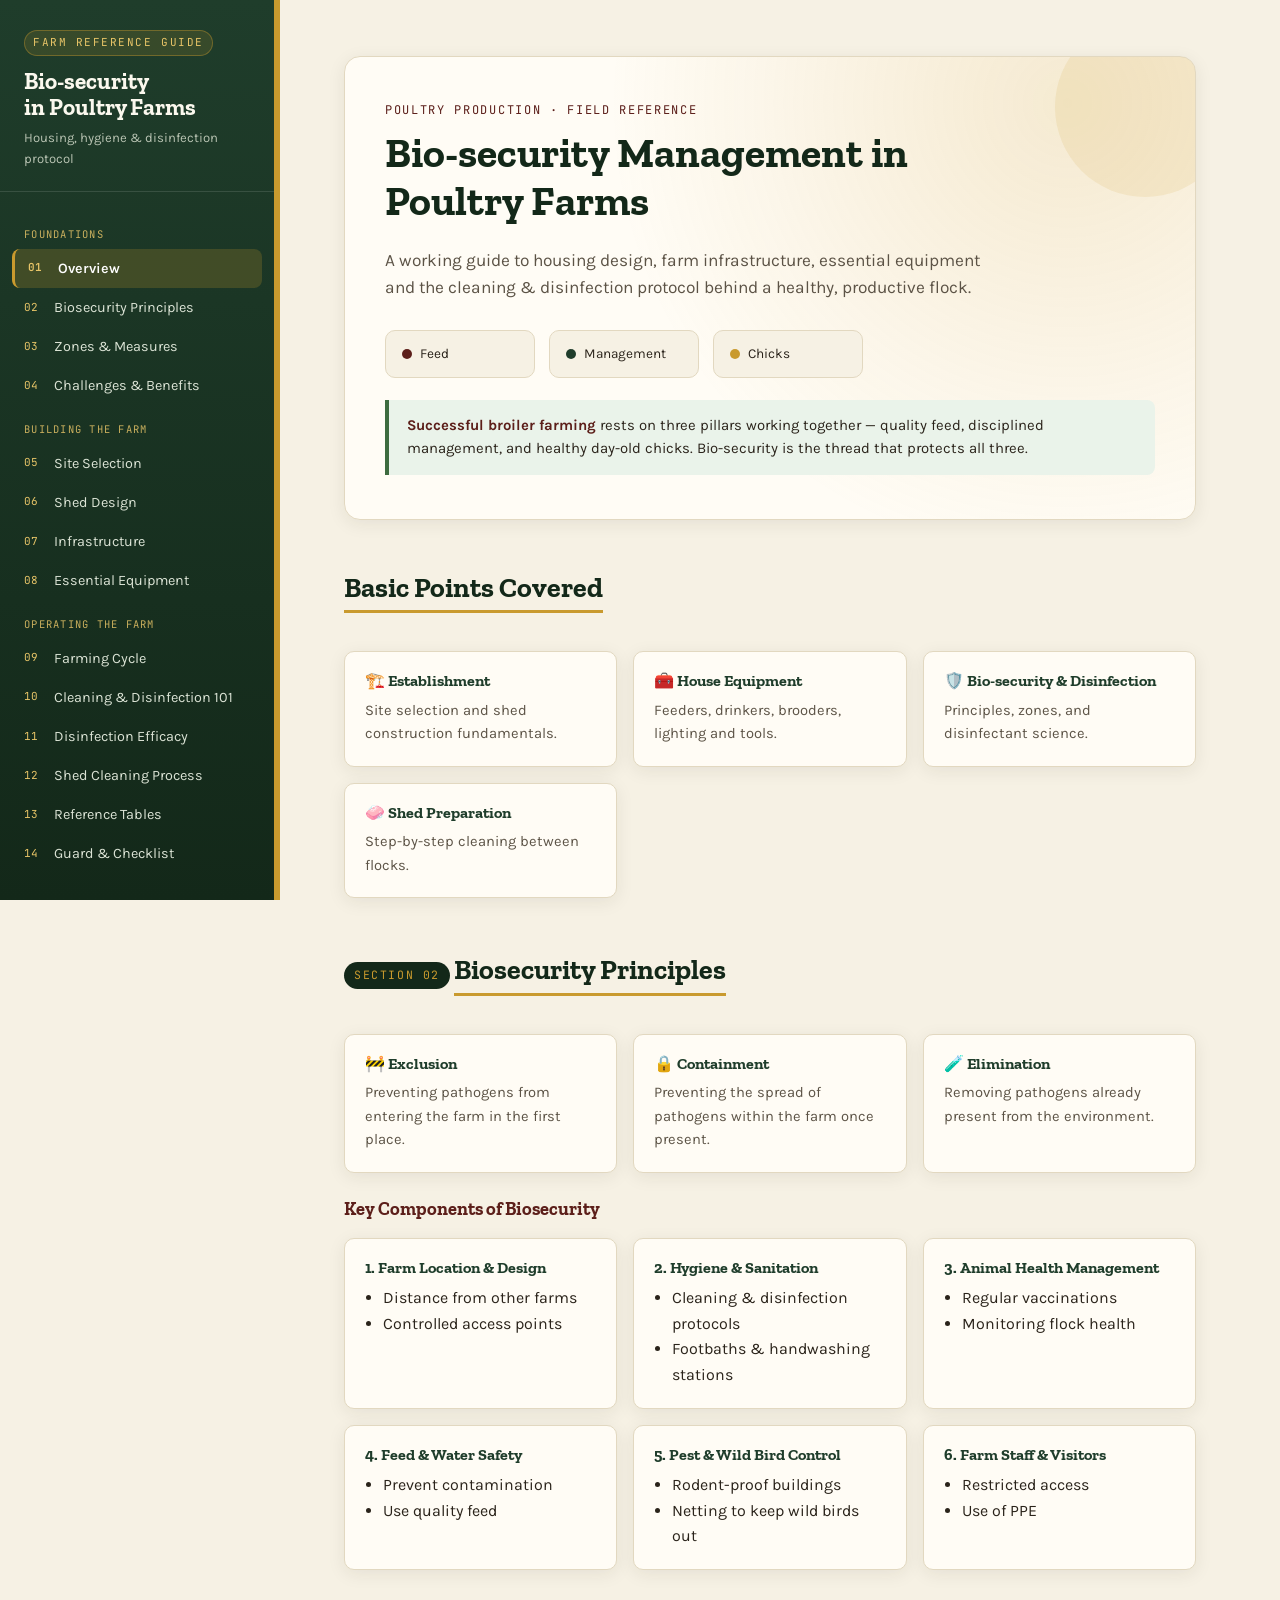
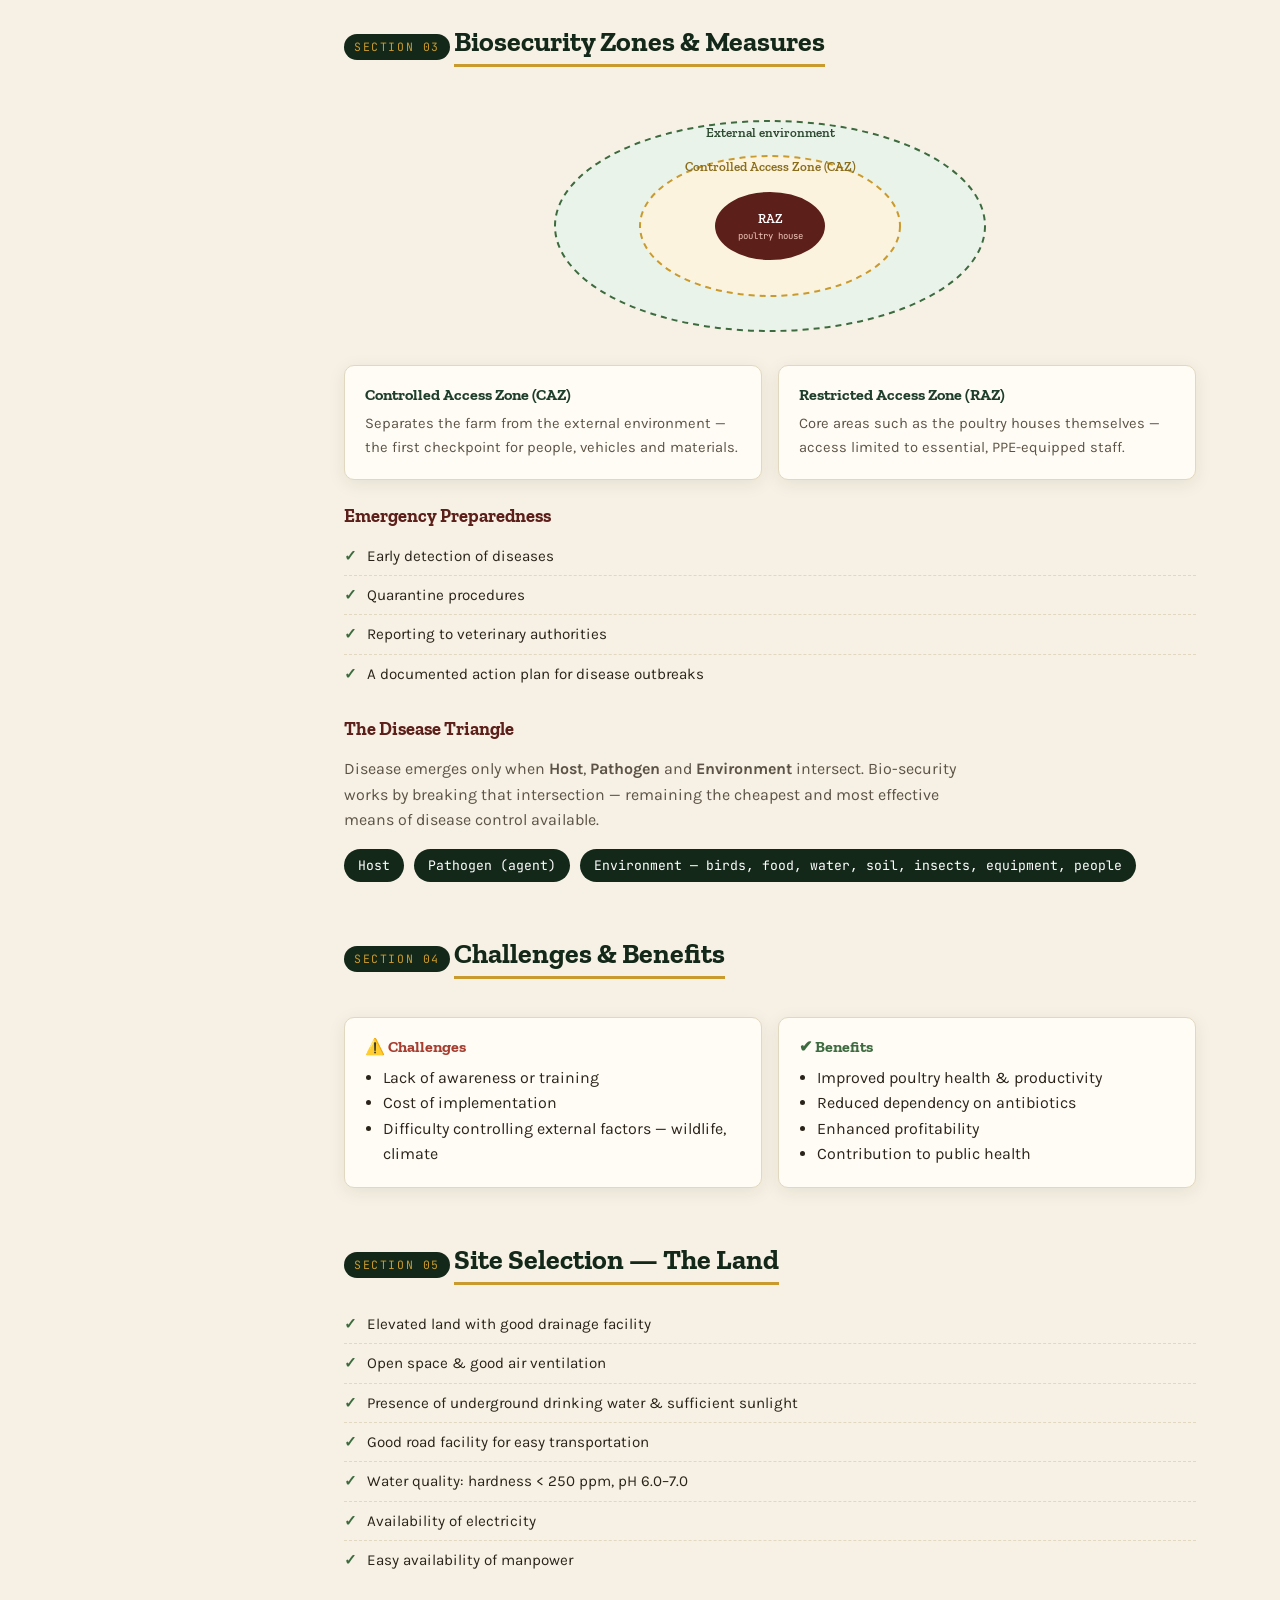
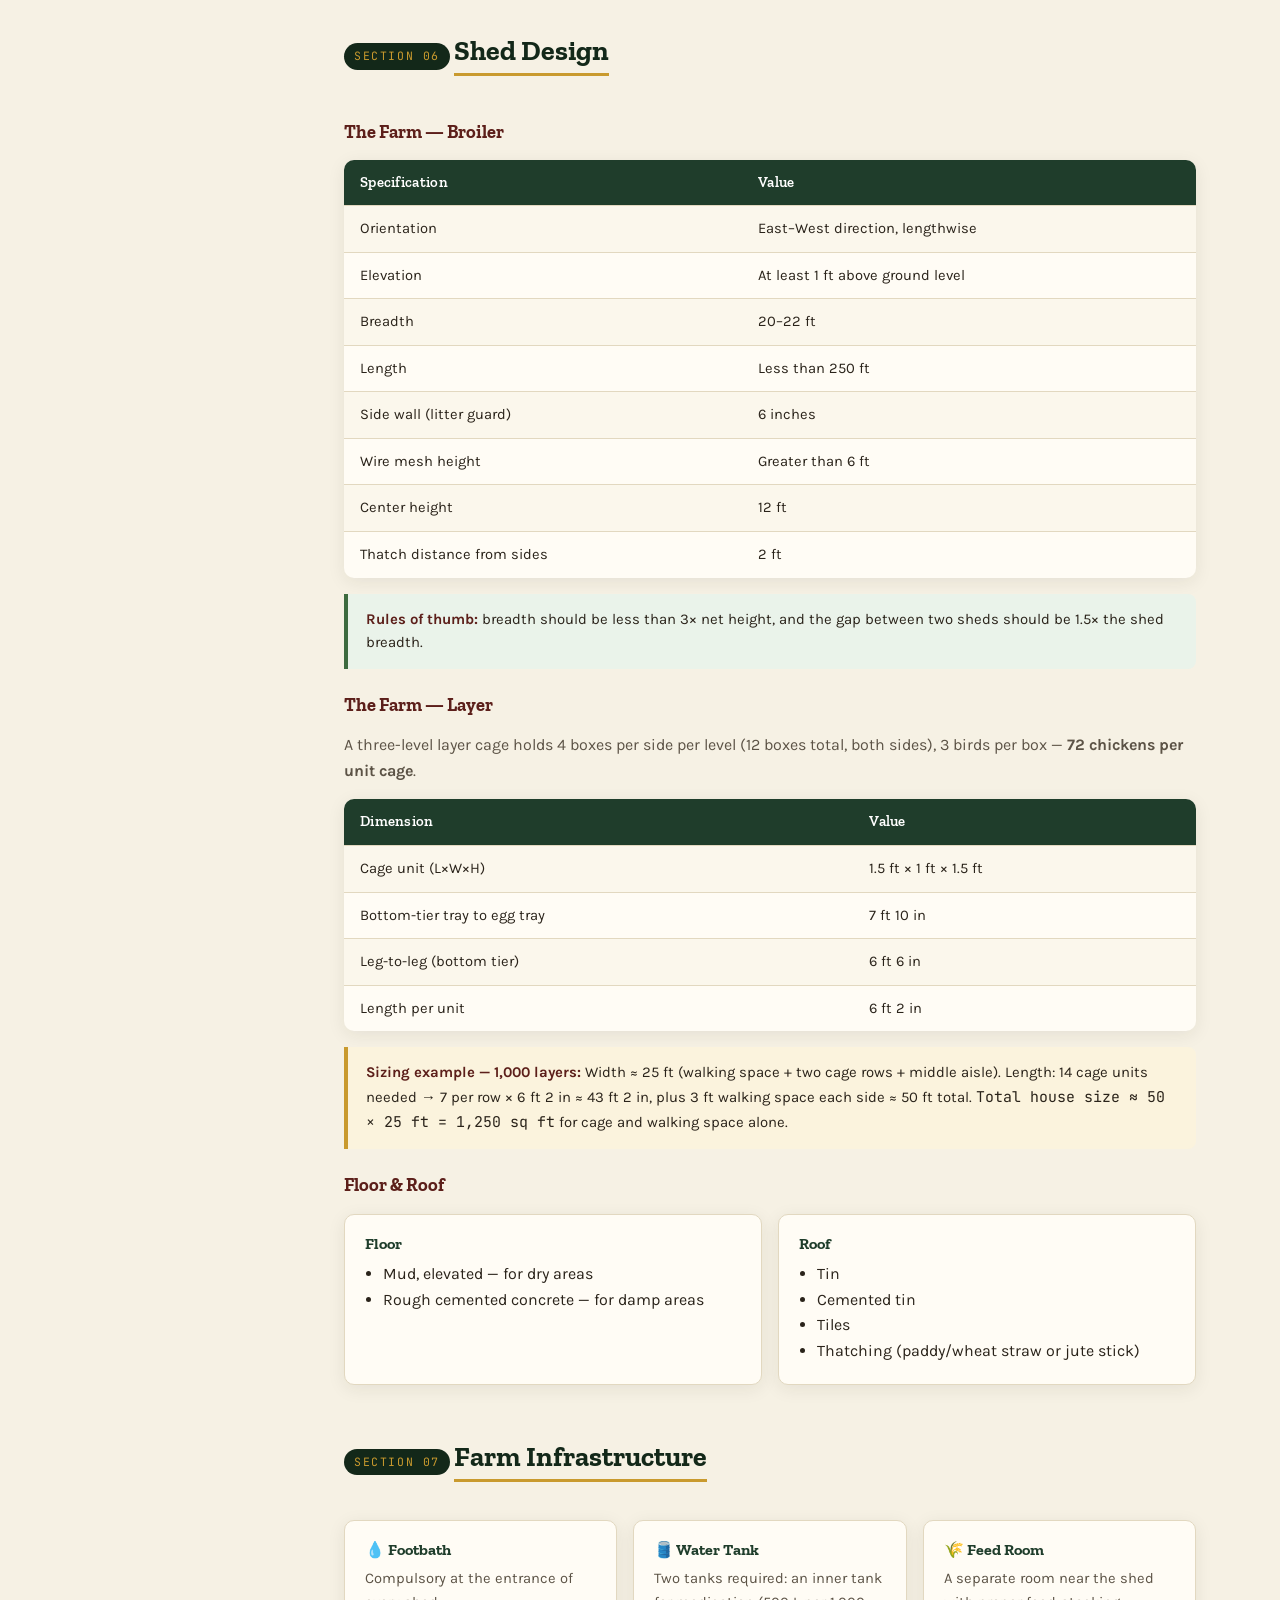
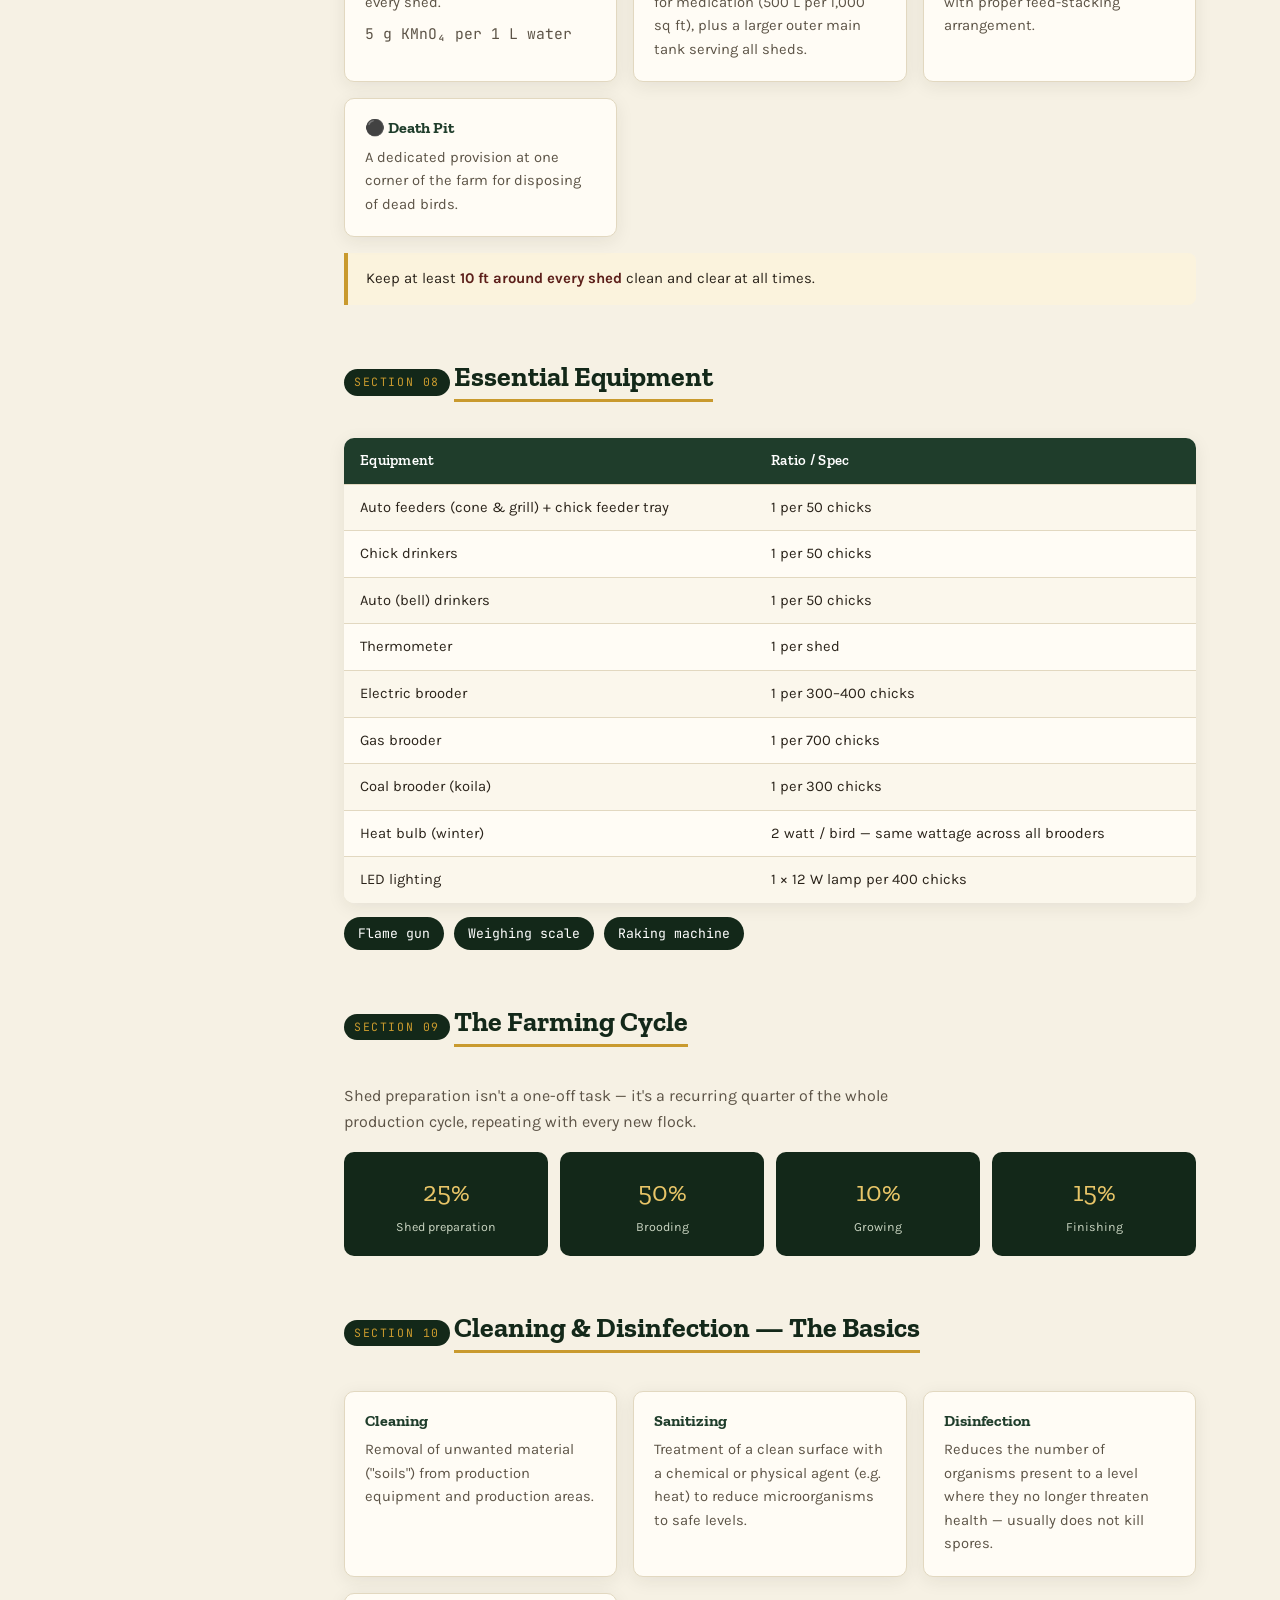
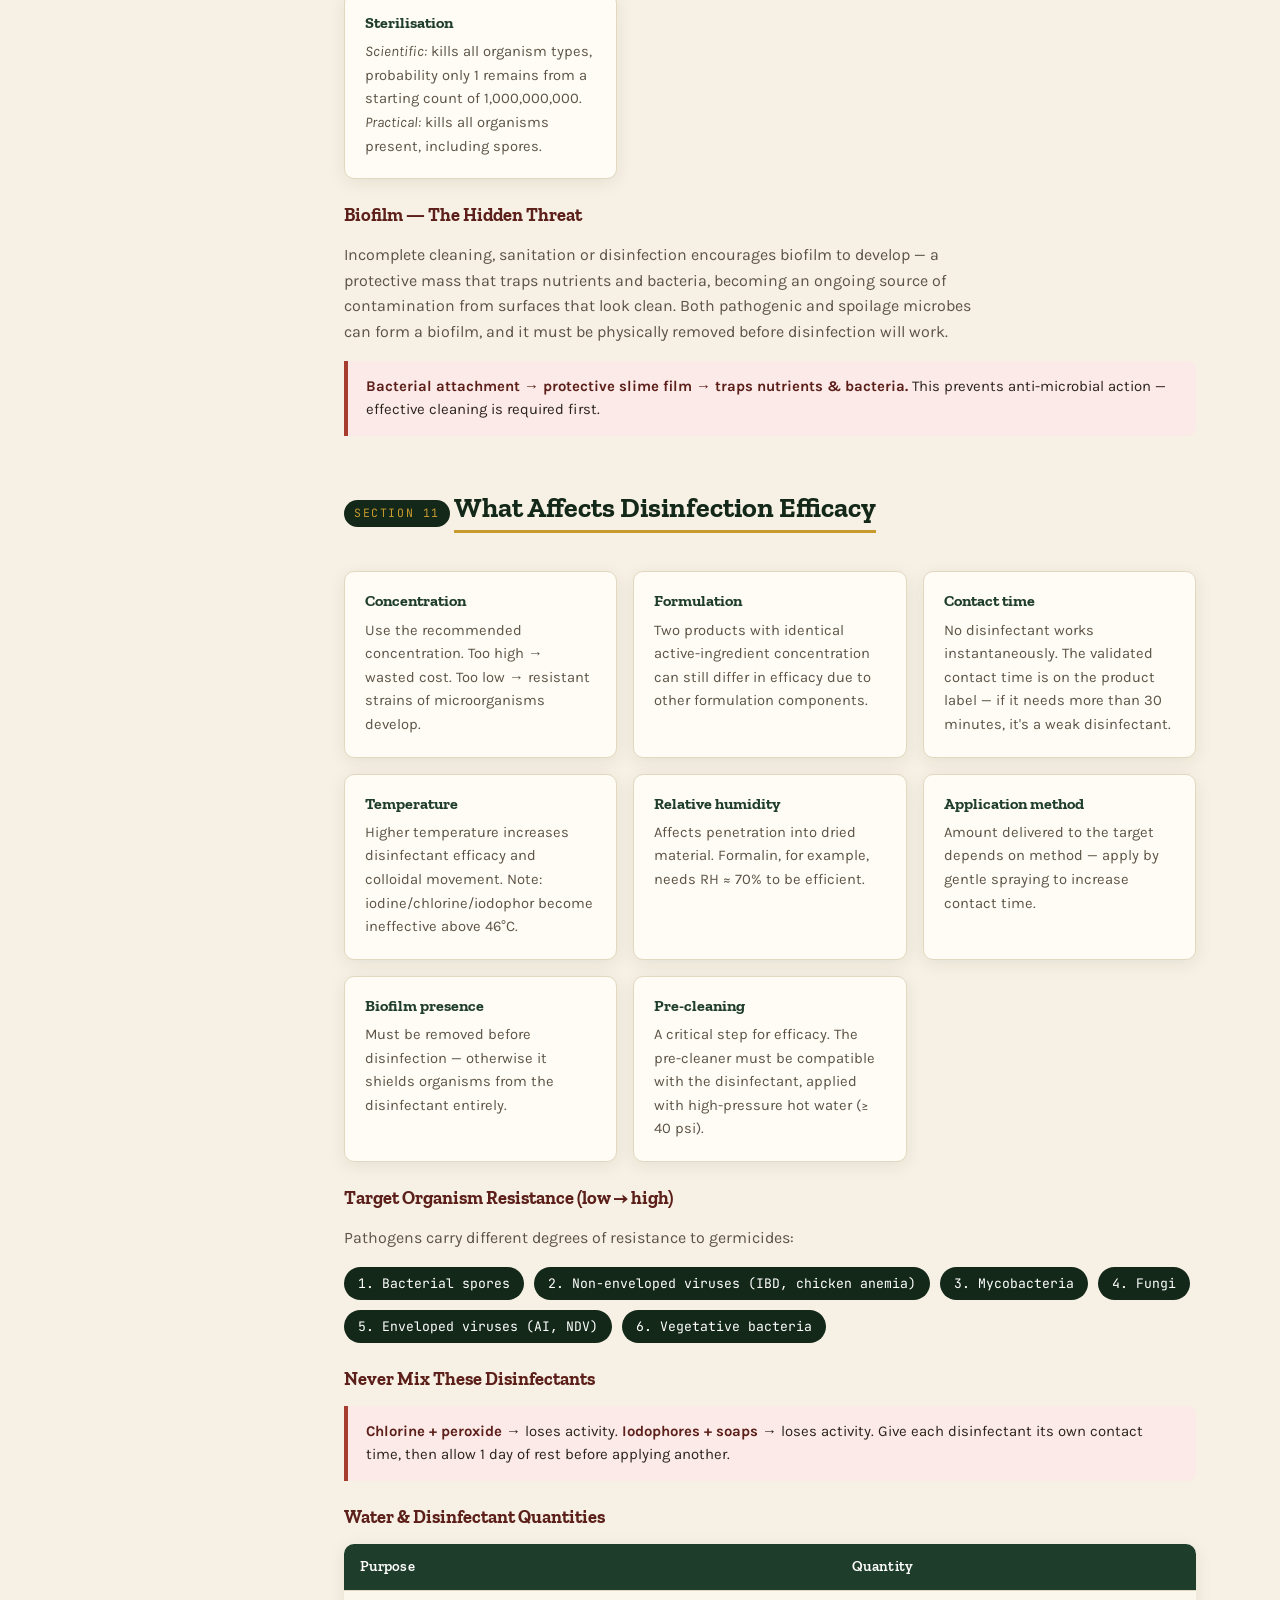
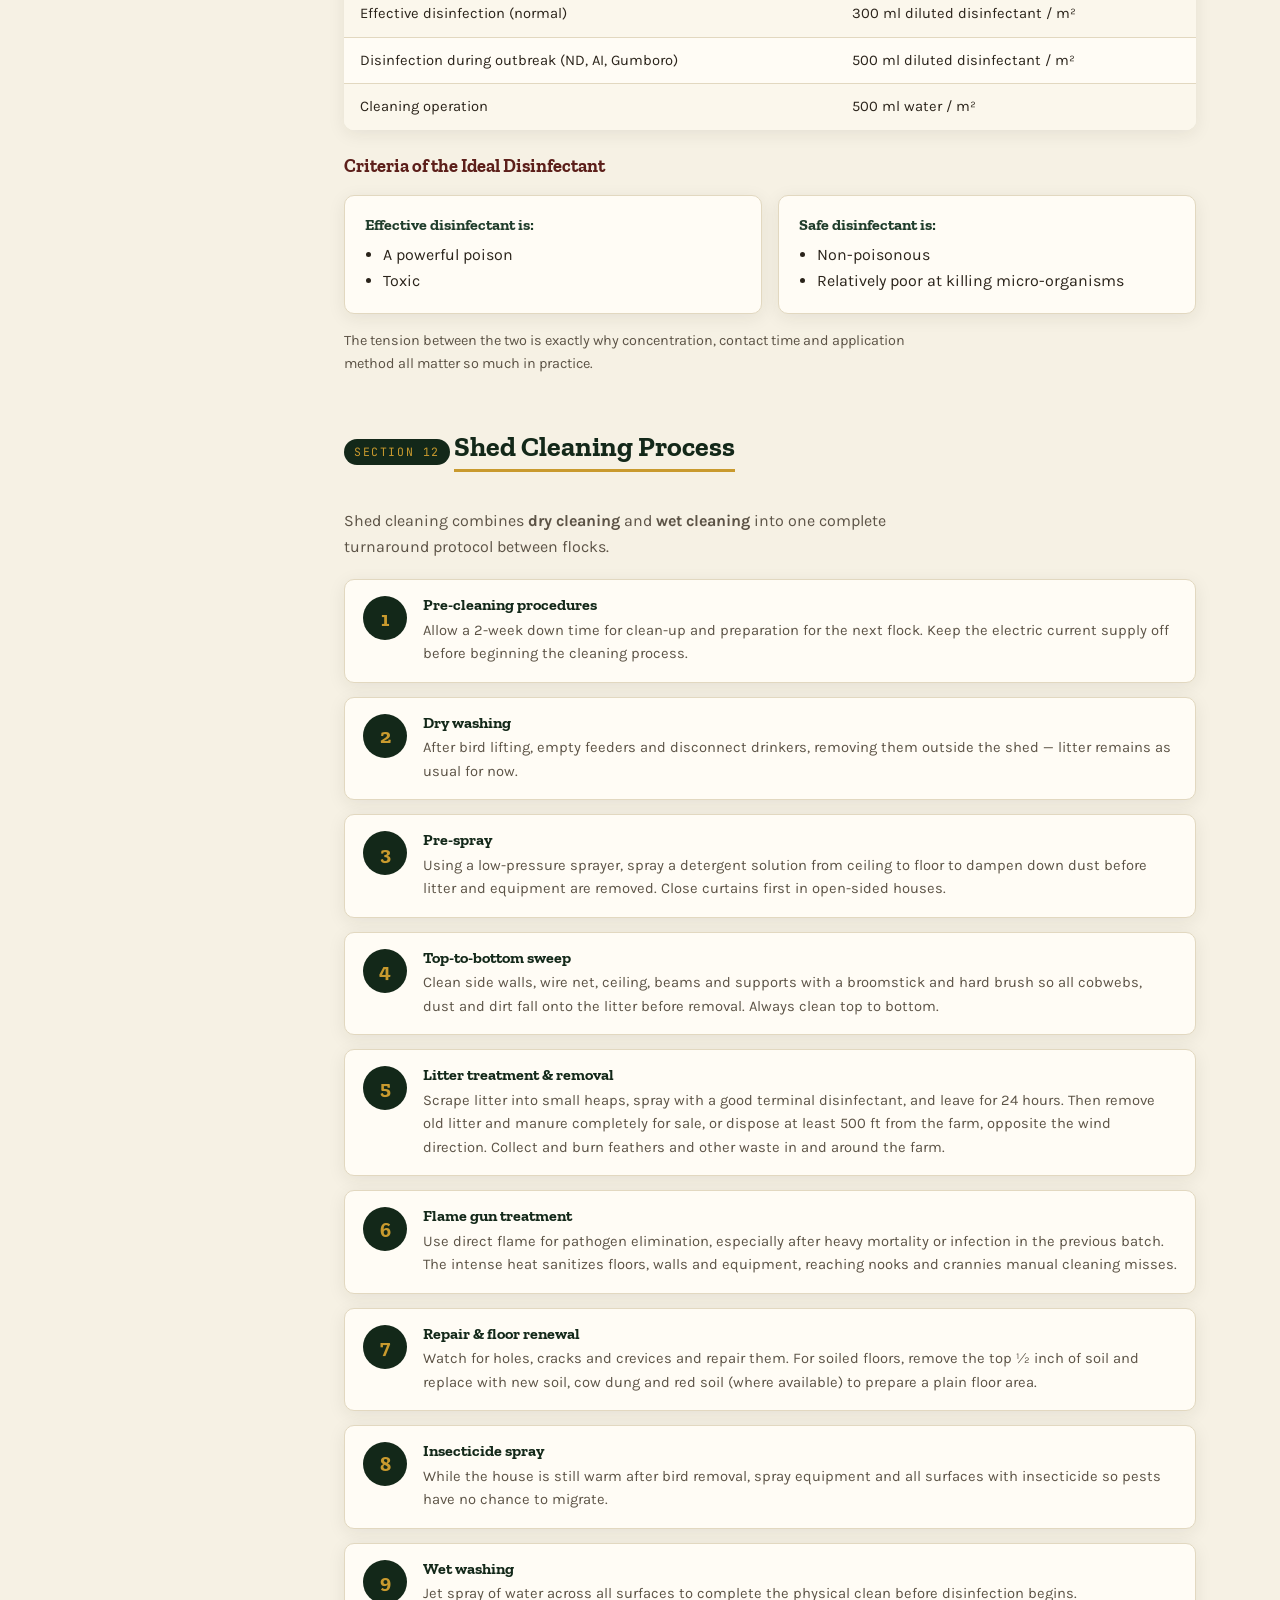
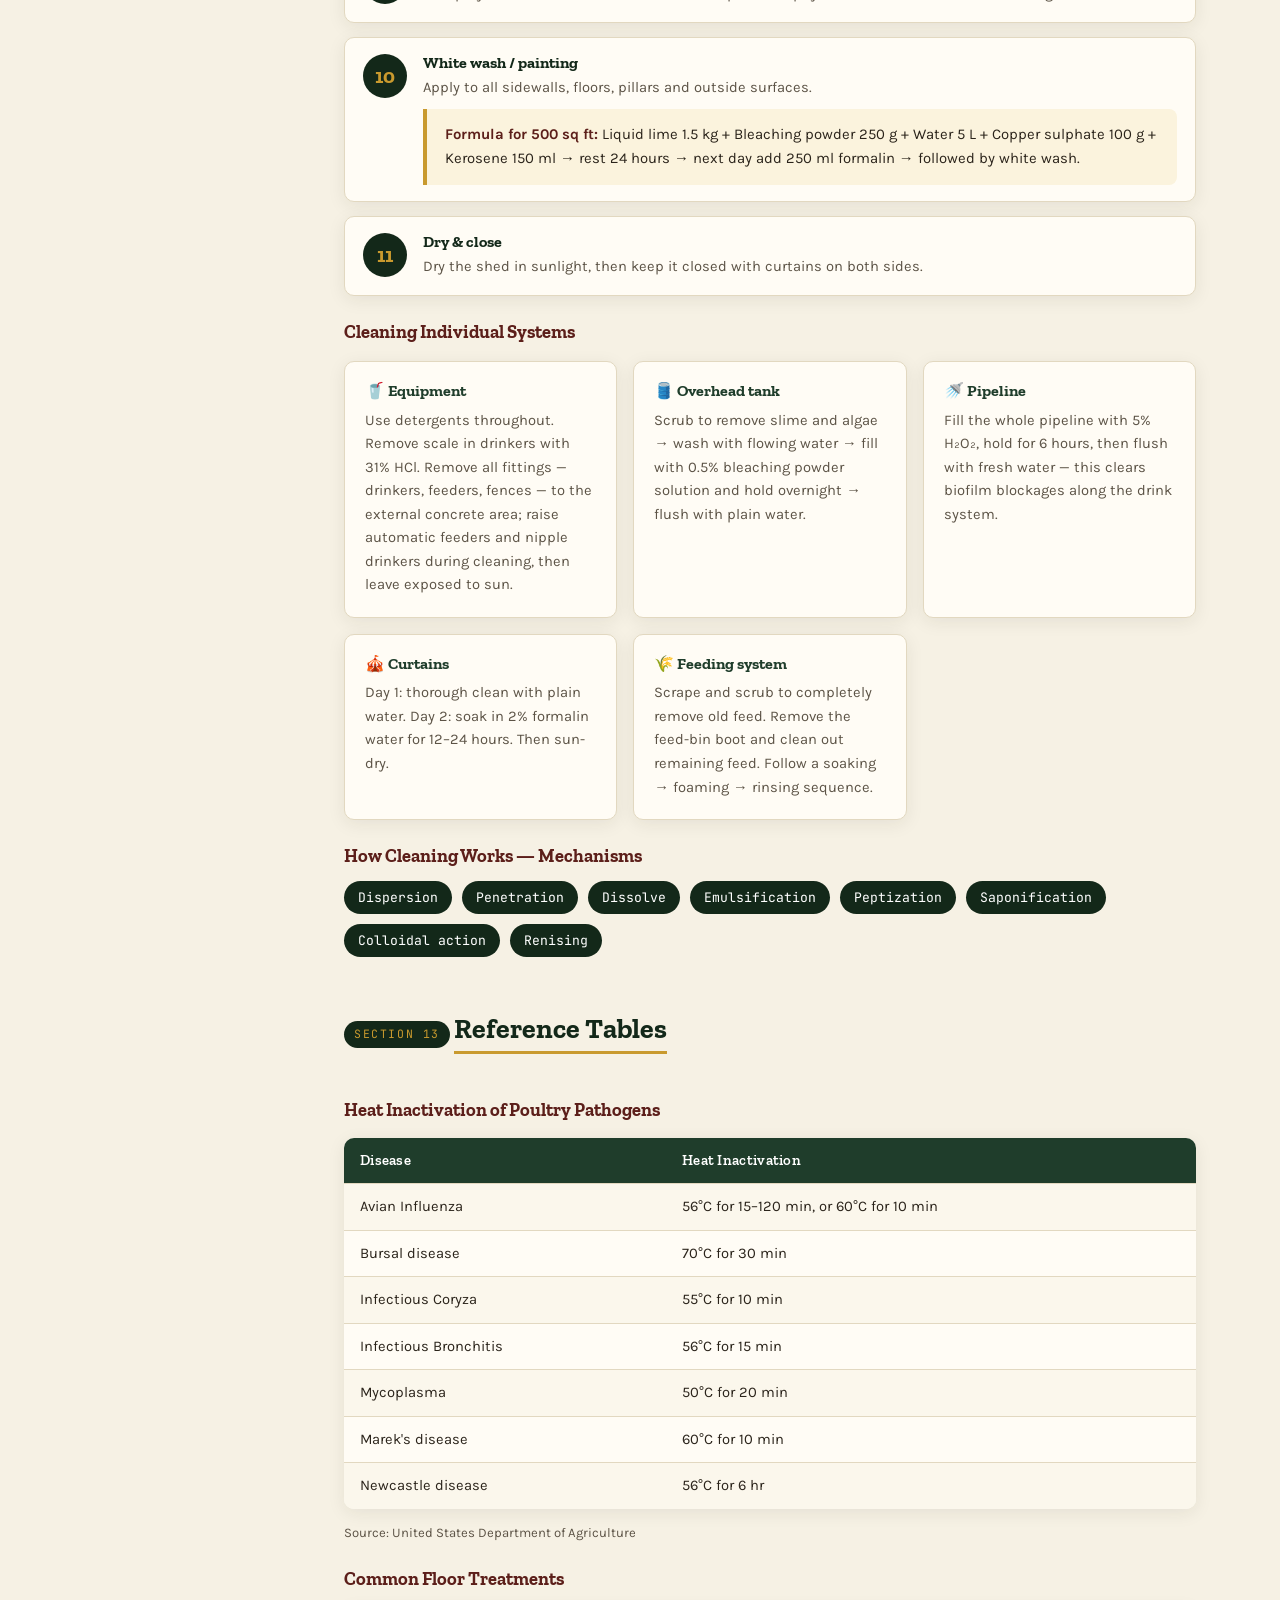
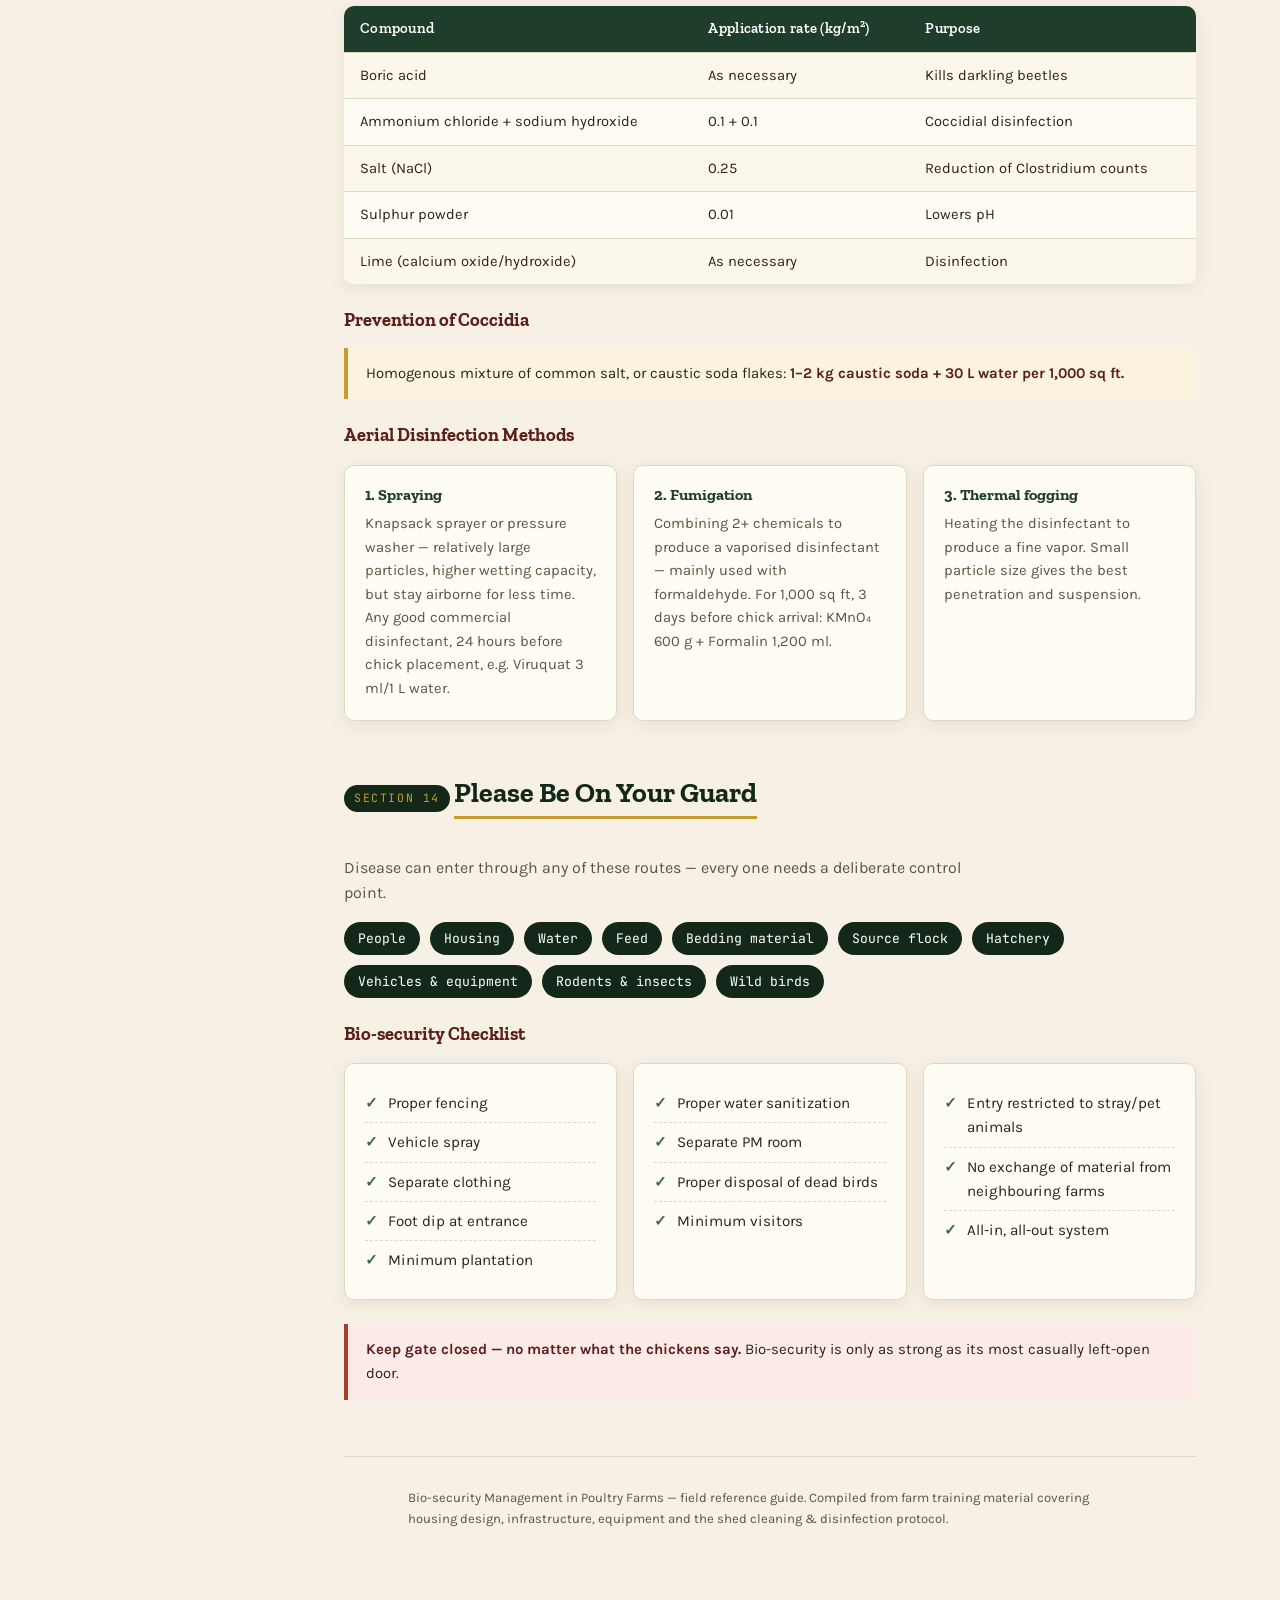
<file: poultry_biosecurity.html>
<!DOCTYPE html>
<html lang="en">
<head>
<meta charset="UTF-8">
<meta name="viewport" content="width=device-width, initial-scale=1.0">
<title>Bio-security Management in Poultry Farms</title>
<link rel="preconnect" href="https://fonts.googleapis.com">
<link href="https://fonts.googleapis.com/css2?family=Zilla+Slab:wght@400;500;600;700&family=Karla:wght@400;500;600;700&family=JetBrains+Mono:wght@500&display=swap" rel="stylesheet">
<style>
  :root{
    --barn:#5c1f1a;
    --barn-dark:#3d1512;
    --coop-green:#1f3d2b;
    --coop-green-dark:#132819;
    --wheat:#c99a2e;
    --wheat-light:#e8c568;
    --cream:#f6f1e4;
    --paper:#fffcf5;
    --ink:#2a231a;
    --ink-soft:#5c5346;
    --line:#e2d8c0;
    --danger:#a63d2f;
    --good:#3d6b3f;
    --radius:10px;
    --shadow: 0 4px 18px rgba(42,35,26,0.08);
  }
  *{box-sizing:border-box;}
  html{scroll-behavior:smooth;}
  body{
    margin:0;
    font-family:'Karla',sans-serif;
    background:var(--cream);
    color:var(--ink);
    line-height:1.6;
  }
  h1,h2,h3,h4{
    font-family:'Zilla Slab',serif;
    color:var(--coop-green-dark);
    line-height:1.15;
    margin:0 0 .5em 0;
  }
  .mono{font-family:'JetBrains Mono',monospace;}

  /* ---------- Layout ---------- */
  .app{
    display:grid;
    grid-template-columns: 280px 1fr;
    min-height:100vh;
  }

  /* ---------- Sidebar ---------- */
  .sidebar{
    background: linear-gradient(180deg, var(--coop-green) 0%, var(--coop-green-dark) 100%);
    color:#e9e4d2;
    position:sticky;
    top:0;
    height:100vh;
    overflow-y:auto;
    padding:28px 0 40px;
    border-right:6px solid var(--wheat);
  }
  .sidebar::-webkit-scrollbar{width:6px;}
  .sidebar::-webkit-scrollbar-thumb{background:rgba(255,255,255,0.2);border-radius:4px;}

  .brand{
    padding:0 24px 22px;
    border-bottom:1px solid rgba(255,255,255,0.12);
    margin-bottom:18px;
  }
  .brand .tag{
    display:inline-block;
    font-family:'JetBrains Mono',monospace;
    font-size:11px;
    letter-spacing:.14em;
    text-transform:uppercase;
    color:var(--wheat-light);
    background:rgba(201,154,46,0.15);
    border:1px solid rgba(201,154,46,0.4);
    padding:3px 8px;
    border-radius:20px;
    margin-bottom:12px;
  }
  .brand h1{
    color:#fbf8ee;
    font-size:1.45rem;
    margin:0;
  }
  .brand p{
    margin:6px 0 0;
    font-size:.82rem;
    color:#b9c4b3;
  }

  nav.toc{padding:0 12px;}
  nav.toc .group-label{
    font-family:'JetBrains Mono',monospace;
    font-size:10.5px;
    letter-spacing:.12em;
    text-transform:uppercase;
    color:var(--wheat-light);
    padding:16px 12px 6px;
    opacity:.85;
  }
  nav.toc ul{list-style:none;margin:0;padding:0;}
  nav.toc a{
    display:flex;
    align-items:center;
    gap:10px;
    text-decoration:none;
    color:#dbe3d5;
    font-size:.9rem;
    padding:8px 12px;
    border-radius:8px;
    transition:background .15s ease, color .15s ease, padding-left .15s ease;
  }
  nav.toc a .num{
    font-family:'JetBrains Mono',monospace;
    font-size:11px;
    color:var(--wheat-light);
    min-width:20px;
  }
  nav.toc a:hover{
    background:rgba(255,255,255,0.08);
    color:#fff;
    padding-left:16px;
  }
  nav.toc a.active{
    background:rgba(201,154,46,0.22);
    color:#fff;
    border-left:3px solid var(--wheat);
    padding-left:13px;
    font-weight:600;
  }

  /* ---------- Hamburger (mobile) ---------- */
  .menu-toggle{
    display:none;
    position:fixed;
    top:16px;
    left:16px;
    z-index:200;
    background:var(--coop-green-dark);
    color:#fff;
    border:none;
    width:44px;
    height:44px;
    border-radius:10px;
    box-shadow:var(--shadow);
    font-size:20px;
    cursor:pointer;
  }
  .scrim{
    display:none;
    position:fixed;
    inset:0;
    background:rgba(20,15,10,0.45);
    z-index:99;
  }

  /* ---------- Main content ---------- */
  main{
    padding:56px 64px 100px;
    max-width:980px;
  }

  .hero{
    background: radial-gradient(circle at 85% 10%, rgba(201,154,46,0.18), transparent 55%), var(--paper);
    border:1px solid var(--line);
    border-radius:16px;
    padding:44px 40px;
    margin-bottom:52px;
    box-shadow:var(--shadow);
    position:relative;
    overflow:hidden;
  }
  .hero::before{
    content:"";
    position:absolute;
    right:-40px; top:-40px;
    width:180px; height:180px;
    background:var(--wheat);
    opacity:.12;
    border-radius:50%;
  }
  .hero .eyebrow{
    font-family:'JetBrains Mono',monospace;
    font-size:12px;
    letter-spacing:.14em;
    text-transform:uppercase;
    color:var(--barn);
    margin-bottom:10px;
  }
  .hero h1{
    font-size:2.6rem;
    max-width:640px;
  }
  .hero p.lead{
    font-size:1.08rem;
    color:var(--ink-soft);
    max-width:600px;
    margin-top:14px;
  }
  .hero .triad{
    display:flex;
    gap:14px;
    margin-top:28px;
    flex-wrap:wrap;
  }
  .triad-item{
    background:var(--cream);
    border:1px solid var(--line);
    border-radius:10px;
    padding:12px 16px;
    font-size:.85rem;
    display:flex;
    align-items:center;
    gap:8px;
    min-width:150px;
  }
  .triad-item .dot{
    width:10px;height:10px;border-radius:50%;flex:none;
  }

  section{
    margin-bottom:56px;
    scroll-margin-top:24px;
  }
  section .kicker{
    font-family:'JetBrains Mono',monospace;
    font-size:11.5px;
    letter-spacing:.14em;
    text-transform:uppercase;
    color:var(--wheat);
    background:var(--coop-green-dark);
    display:inline-block;
    padding:4px 10px;
    border-radius:20px;
    margin-bottom:10px;
  }
  section h2{
    font-size:1.75rem;
    border-bottom:3px solid var(--wheat);
    display:inline-block;
    padding-bottom:6px;
    margin-bottom:20px;
  }
  section h3{
    font-size:1.15rem;
    color:var(--barn);
    margin-top:26px;
  }

  .card-grid{
    display:grid;
    grid-template-columns:repeat(auto-fit, minmax(240px,1fr));
    gap:16px;
    margin-top:18px;
  }
  .card{
    background:var(--paper);
    border:1px solid var(--line);
    border-radius:var(--radius);
    padding:20px;
    box-shadow:var(--shadow);
  }
  .card h4{
    font-size:1rem;
    color:var(--coop-green);
    margin-bottom:8px;
    display:flex;
    align-items:center;
    gap:8px;
  }
  .card ul{margin:0;padding-left:18px;}
  .card p{margin:0;color:var(--ink-soft);font-size:.92rem;}

  ul.check{list-style:none;margin:0;padding:0;}
  ul.check li{
    display:flex;
    gap:10px;
    padding:7px 0;
    border-bottom:1px dashed var(--line);
    font-size:.95rem;
  }
  ul.check li:last-child{border-bottom:none;}
  ul.check li::before{
    content:"✓";
    color:var(--good);
    font-weight:700;
    flex:none;
  }

  .spec-table{
    width:100%;
    border-collapse:collapse;
    margin-top:16px;
    background:var(--paper);
    border-radius:var(--radius);
    overflow:hidden;
    box-shadow:var(--shadow);
  }
  .spec-table th, .spec-table td{
    padding:11px 16px;
    text-align:left;
    border-bottom:1px solid var(--line);
    font-size:.92rem;
  }
  .spec-table th{
    background:var(--coop-green);
    color:#fff;
    font-family:'Zilla Slab',serif;
    font-weight:600;
    letter-spacing:.02em;
  }
  .spec-table tr:nth-child(even) td{background:#fbf7ec;}
  .spec-table tr:last-child td{border-bottom:none;}

  .callout{
    border-left:4px solid var(--wheat);
    background:#fbf3dd;
    padding:14px 18px;
    border-radius:0 8px 8px 0;
    font-size:.93rem;
    margin-top:16px;
  }
  .callout.warn{border-left-color:var(--danger); background:#fbeae7;}
  .callout.good{border-left-color:var(--good); background:#eaf3ea;}
  .callout strong{color:var(--barn);}

  .steps{
    counter-reset:step;
    margin-top:20px;
    display:flex;
    flex-direction:column;
    gap:14px;
  }
  .step{
    display:grid;
    grid-template-columns:44px 1fr;
    gap:16px;
    background:var(--paper);
    border:1px solid var(--line);
    border-radius:var(--radius);
    padding:16px 18px;
    box-shadow:var(--shadow);
  }
  .step .step-num{
    counter-increment:step;
    font-family:'Zilla Slab',serif;
    font-weight:700;
    font-size:1.3rem;
    color:var(--wheat);
    background:var(--coop-green-dark);
    width:44px;height:44px;
    border-radius:50%;
    display:flex;align-items:center;justify-content:center;
  }
  .step .step-num::before{content: counter(step);}
  .step h4{margin:0 0 4px;font-size:1rem;color:var(--coop-green-dark);}
  .step p{margin:0;color:var(--ink-soft);font-size:.92rem;}

  .pill-row{display:flex;flex-wrap:wrap;gap:10px;margin-top:14px;}
  .pill{
    background:var(--coop-green-dark);
    color:#fff;
    padding:6px 14px;
    border-radius:20px;
    font-size:.82rem;
    font-family:'JetBrains Mono',monospace;
  }

  .zone-diagram{
    display:flex;
    justify-content:center;
    margin:24px 0;
  }

  .stat-strip{
    display:grid;
    grid-template-columns:repeat(4,1fr);
    gap:12px;
    margin-top:18px;
  }
  .stat-box{
    background:var(--coop-green-dark);
    color:#fff;
    border-radius:var(--radius);
    padding:18px 14px;
    text-align:center;
  }
  .stat-box .val{font-family:'Zilla Slab',serif;font-size:1.7rem;color:var(--wheat-light);}
  .stat-box .label{font-size:.78rem;color:#c9d4c1;margin-top:4px;}

  footer{
    padding:30px 64px 60px;
    color:var(--ink-soft);
    font-size:.82rem;
    border-top:1px solid var(--line);
    max-width:980px;
  }

  /* ---------- Responsive ---------- */
  @media (max-width: 900px){
    .app{grid-template-columns:1fr;}
    .sidebar{
      position:fixed;
      left:0; top:0;
      width:280px;
      transform:translateX(-100%);
      transition:transform .25s ease;
      z-index:150;
      box-shadow:8px 0 30px rgba(0,0,0,0.25);
    }
    .sidebar.open{transform:translateX(0);}
    .scrim.show{display:block;}
    .menu-toggle{display:block;}
    main{padding:90px 22px 80px;}
    .hero{padding:30px 22px;}
    .hero h1{font-size:1.9rem;}
    footer{padding:20px 22px 50px;}
    .stat-strip{grid-template-columns:repeat(2,1fr);}
  }
  @media (max-width: 500px){
    .card-grid{grid-template-columns:1fr;}
    .step{grid-template-columns:36px 1fr;}
    .step .step-num{width:36px;height:36px;font-size:1rem;}
  }
</style>
</head>
<body>

<button class="menu-toggle" id="menuToggle" aria-label="Toggle menu">☰</button>
<div class="scrim" id="scrim"></div>

<div class="app">

  <aside class="sidebar" id="sidebar">
    <div class="brand">
      <span class="tag">Farm Reference Guide</span>
      <h1>Bio-security<br>in Poultry Farms</h1>
      <p>Housing, hygiene &amp; disinfection protocol</p>
    </div>

    <nav class="toc">
      <div class="group-label">Foundations</div>
      <ul>
        <li><a href="#overview"><span class="num">01</span>Overview</a></li>
        <li><a href="#principles"><span class="num">02</span>Biosecurity Principles</a></li>
        <li><a href="#zones"><span class="num">03</span>Zones &amp; Measures</a></li>
        <li><a href="#challenges"><span class="num">04</span>Challenges &amp; Benefits</a></li>
      </ul>

      <div class="group-label">Building the Farm</div>
      <ul>
        <li><a href="#land"><span class="num">05</span>Site Selection</a></li>
        <li><a href="#housing"><span class="num">06</span>Shed Design</a></li>
        <li><a href="#infra"><span class="num">07</span>Infrastructure</a></li>
        <li><a href="#equipment"><span class="num">08</span>Essential Equipment</a></li>
      </ul>

      <div class="group-label">Operating the Farm</div>
      <ul>
        <li><a href="#cycle"><span class="num">09</span>Farming Cycle</a></li>
        <li><a href="#clean-basics"><span class="num">10</span>Cleaning &amp; Disinfection 101</a></li>
        <li><a href="#efficacy"><span class="num">11</span>Disinfection Efficacy</a></li>
        <li><a href="#process"><span class="num">12</span>Shed Cleaning Process</a></li>
        <li><a href="#tables"><span class="num">13</span>Reference Tables</a></li>
        <li><a href="#checklist"><span class="num">14</span>Guard &amp; Checklist</a></li>
      </ul>
    </nav>
  </aside>

  <main>

    <section id="overview">
      <div class="hero">
        <div class="eyebrow">Poultry Production · Field Reference</div>
        <h1>Bio-security Management in Poultry Farms</h1>
        <p class="lead">A working guide to housing design, farm infrastructure, essential equipment and the cleaning &amp; disinfection protocol behind a healthy, productive flock.</p>
        <div class="triad">
          <div class="triad-item"><span class="dot" style="background:var(--barn)"></span>Feed</div>
          <div class="triad-item"><span class="dot" style="background:var(--coop-green)"></span>Management</div>
          <div class="triad-item"><span class="dot" style="background:var(--wheat)"></span>Chicks</div>
        </div>
        <div class="callout good" style="margin-top:22px;">
          <strong>Successful broiler farming</strong> rests on three pillars working together — quality feed, disciplined management, and healthy day-old chicks. Bio-security is the thread that protects all three.
        </div>
      </div>

      <h2>Basic Points Covered</h2>
      <div class="card-grid">
        <div class="card"><h4>🏗️ Establishment</h4><p>Site selection and shed construction fundamentals.</p></div>
        <div class="card"><h4>🧰 House Equipment</h4><p>Feeders, drinkers, brooders, lighting and tools.</p></div>
        <div class="card"><h4>🛡️ Bio-security &amp; Disinfection</h4><p>Principles, zones, and disinfectant science.</p></div>
        <div class="card"><h4>🧼 Shed Preparation</h4><p>Step-by-step cleaning between flocks.</p></div>
      </div>
    </section>

    <section id="principles">
      <span class="kicker">Section 02</span>
      <h2>Biosecurity Principles</h2>
      <div class="card-grid">
        <div class="card">
          <h4>🚧 Exclusion</h4>
          <p>Preventing pathogens from entering the farm in the first place.</p>
        </div>
        <div class="card">
          <h4>🔒 Containment</h4>
          <p>Preventing the spread of pathogens within the farm once present.</p>
        </div>
        <div class="card">
          <h4>🧪 Elimination</h4>
          <p>Removing pathogens already present from the environment.</p>
        </div>
      </div>

      <h3>Key Components of Biosecurity</h3>
      <div class="card-grid">
        <div class="card"><h4>1. Farm Location &amp; Design</h4><ul><li>Distance from other farms</li><li>Controlled access points</li></ul></div>
        <div class="card"><h4>2. Hygiene &amp; Sanitation</h4><ul><li>Cleaning &amp; disinfection protocols</li><li>Footbaths &amp; handwashing stations</li></ul></div>
        <div class="card"><h4>3. Animal Health Management</h4><ul><li>Regular vaccinations</li><li>Monitoring flock health</li></ul></div>
        <div class="card"><h4>4. Feed &amp; Water Safety</h4><ul><li>Prevent contamination</li><li>Use quality feed</li></ul></div>
        <div class="card"><h4>5. Pest &amp; Wild Bird Control</h4><ul><li>Rodent-proof buildings</li><li>Netting to keep wild birds out</li></ul></div>
        <div class="card"><h4>6. Farm Staff &amp; Visitors</h4><ul><li>Restricted access</li><li>Use of PPE</li></ul></div>
      </div>
    </section>

    <section id="zones">
      <span class="kicker">Section 03</span>
      <h2>Biosecurity Zones &amp; Measures</h2>

      <div class="zone-diagram">
        <svg width="440" height="230" viewBox="0 0 440 230" xmlns="http://www.w3.org/2000/svg">
          <ellipse cx="220" cy="115" rx="215" ry="105" fill="#eaf3ea" stroke="#3d6b3f" stroke-width="2" stroke-dasharray="6 5"/>
          <ellipse cx="220" cy="115" rx="130" ry="70" fill="#fbf3dd" stroke="#c99a2e" stroke-width="2" stroke-dasharray="6 5"/>
          <ellipse cx="220" cy="115" rx="55" ry="34" fill="#5c1f1a"/>
          <text x="220" y="112" text-anchor="middle" fill="#fff" font-family="Zilla Slab, serif" font-size="13" font-weight="600">RAZ</text>
          <text x="220" y="128" text-anchor="middle" fill="#f0c6bb" font-family="JetBrains Mono, monospace" font-size="9">poultry house</text>
          <text x="220" y="60" text-anchor="middle" fill="#8a6d1c" font-family="Zilla Slab, serif" font-size="13" font-weight="600">Controlled Access Zone (CAZ)</text>
          <text x="220" y="26" text-anchor="middle" fill="#2c4a30" font-family="Zilla Slab, serif" font-size="13" font-weight="600">External environment</text>
        </svg>
      </div>

      <div class="card-grid">
        <div class="card">
          <h4>Controlled Access Zone (CAZ)</h4>
          <p>Separates the farm from the external environment — the first checkpoint for people, vehicles and materials.</p>
        </div>
        <div class="card">
          <h4>Restricted Access Zone (RAZ)</h4>
          <p>Core areas such as the poultry houses themselves — access limited to essential, PPE-equipped staff.</p>
        </div>
      </div>

      <h3>Emergency Preparedness</h3>
      <ul class="check">
        <li>Early detection of diseases</li>
        <li>Quarantine procedures</li>
        <li>Reporting to veterinary authorities</li>
        <li>A documented action plan for disease outbreaks</li>
      </ul>

      <h3>The Disease Triangle</h3>
      <p style="color:var(--ink-soft);max-width:640px;">Disease emerges only when <strong>Host</strong>, <strong>Pathogen</strong> and <strong>Environment</strong> intersect. Bio-security works by breaking that intersection — remaining the cheapest and most effective means of disease control available.</p>
      <div class="pill-row">
        <span class="pill">Host</span>
        <span class="pill">Pathogen (agent)</span>
        <span class="pill">Environment — birds, food, water, soil, insects, equipment, people</span>
      </div>
    </section>

    <section id="challenges">
      <span class="kicker">Section 04</span>
      <h2>Challenges &amp; Benefits</h2>
      <div class="card-grid">
        <div class="card">
          <h4 style="color:var(--danger)">⚠️ Challenges</h4>
          <ul>
            <li>Lack of awareness or training</li>
            <li>Cost of implementation</li>
            <li>Difficulty controlling external factors — wildlife, climate</li>
          </ul>
        </div>
        <div class="card">
          <h4 style="color:var(--good)">✔ Benefits</h4>
          <ul>
            <li>Improved poultry health &amp; productivity</li>
            <li>Reduced dependency on antibiotics</li>
            <li>Enhanced profitability</li>
            <li>Contribution to public health</li>
          </ul>
        </div>
      </div>
    </section>

    <section id="land">
      <span class="kicker">Section 05</span>
      <h2>Site Selection — The Land</h2>
      <ul class="check">
        <li>Elevated land with good drainage facility</li>
        <li>Open space &amp; good air ventilation</li>
        <li>Presence of underground drinking water &amp; sufficient sunlight</li>
        <li>Good road facility for easy transportation</li>
        <li>Water quality: hardness &lt; 250 ppm, pH 6.0–7.0</li>
        <li>Availability of electricity</li>
        <li>Easy availability of manpower</li>
      </ul>
    </section>

    <section id="housing">
      <span class="kicker">Section 06</span>
      <h2>Shed Design</h2>

      <h3>The Farm — Broiler</h3>
      <table class="spec-table">
        <tr><th>Specification</th><th>Value</th></tr>
        <tr><td>Orientation</td><td>East–West direction, lengthwise</td></tr>
        <tr><td>Elevation</td><td>At least 1 ft above ground level</td></tr>
        <tr><td>Breadth</td><td>20–22 ft</td></tr>
        <tr><td>Length</td><td>Less than 250 ft</td></tr>
        <tr><td>Side wall (litter guard)</td><td>6 inches</td></tr>
        <tr><td>Wire mesh height</td><td>Greater than 6 ft</td></tr>
        <tr><td>Center height</td><td>12 ft</td></tr>
        <tr><td>Thatch distance from sides</td><td>2 ft</td></tr>
      </table>
      <div class="callout good">
        <strong>Rules of thumb:</strong> breadth should be less than 3× net height, and the gap between two sheds should be 1.5× the shed breadth.
      </div>

      <h3>The Farm — Layer</h3>
      <p style="color:var(--ink-soft)">A three-level layer cage holds 4 boxes per side per level (12 boxes total, both sides), 3 birds per box — <strong>72 chickens per unit cage</strong>.</p>
      <table class="spec-table">
        <tr><th>Dimension</th><th>Value</th></tr>
        <tr><td>Cage unit (L×W×H)</td><td>1.5 ft × 1 ft × 1.5 ft</td></tr>
        <tr><td>Bottom-tier tray to egg tray</td><td>7 ft 10 in</td></tr>
        <tr><td>Leg-to-leg (bottom tier)</td><td>6 ft 6 in</td></tr>
        <tr><td>Length per unit</td><td>6 ft 2 in</td></tr>
      </table>
      <div class="callout">
        <strong>Sizing example — 1,000 layers:</strong> Width ≈ 25 ft (walking space + two cage rows + middle aisle). Length: 14 cage units needed → 7 per row × 6 ft 2 in ≈ 43 ft 2 in, plus 3 ft walking space each side ≈ 50 ft total. <span class="mono">Total house size ≈ 50 × 25 ft = 1,250 sq ft</span> for cage and walking space alone.
      </div>

      <h3>Floor &amp; Roof</h3>
      <div class="card-grid">
        <div class="card"><h4>Floor</h4><ul><li>Mud, elevated — for dry areas</li><li>Rough cemented concrete — for damp areas</li></ul></div>
        <div class="card"><h4>Roof</h4><ul><li>Tin</li><li>Cemented tin</li><li>Tiles</li><li>Thatching (paddy/wheat straw or jute stick)</li></ul></div>
      </div>
    </section>

    <section id="infra">
      <span class="kicker">Section 07</span>
      <h2>Farm Infrastructure</h2>
      <div class="card-grid">
        <div class="card">
          <h4>💧 Footbath</h4>
          <p>Compulsory at the entrance of every shed.</p>
          <p class="mono" style="margin-top:8px;">5 g KMnO₄ per 1 L water</p>
        </div>
        <div class="card">
          <h4>🛢️ Water Tank</h4>
          <p>Two tanks required: an inner tank for medication (500 L per 1,000 sq ft), plus a larger outer main tank serving all sheds.</p>
        </div>
        <div class="card">
          <h4>🌾 Feed Room</h4>
          <p>A separate room near the shed with proper feed-stacking arrangement.</p>
        </div>
        <div class="card">
          <h4>⚫ Death Pit</h4>
          <p>A dedicated provision at one corner of the farm for disposing of dead birds.</p>
        </div>
      </div>
      <div class="callout">Keep at least <strong>10 ft around every shed</strong> clean and clear at all times.</div>
    </section>

    <section id="equipment">
      <span class="kicker">Section 08</span>
      <h2>Essential Equipment</h2>
      <table class="spec-table">
        <tr><th>Equipment</th><th>Ratio / Spec</th></tr>
        <tr><td>Auto feeders (cone &amp; grill) + chick feeder tray</td><td>1 per 50 chicks</td></tr>
        <tr><td>Chick drinkers</td><td>1 per 50 chicks</td></tr>
        <tr><td>Auto (bell) drinkers</td><td>1 per 50 chicks</td></tr>
        <tr><td>Thermometer</td><td>1 per shed</td></tr>
        <tr><td>Electric brooder</td><td>1 per 300–400 chicks</td></tr>
        <tr><td>Gas brooder</td><td>1 per 700 chicks</td></tr>
        <tr><td>Coal brooder (koila)</td><td>1 per 300 chicks</td></tr>
        <tr><td>Heat bulb (winter)</td><td>2 watt / bird — same wattage across all brooders</td></tr>
        <tr><td>LED lighting</td><td>1 × 12 W lamp per 400 chicks</td></tr>
      </table>
      <div class="pill-row">
        <span class="pill">Flame gun</span>
        <span class="pill">Weighing scale</span>
        <span class="pill">Raking machine</span>
      </div>
    </section>

    <section id="cycle">
      <span class="kicker">Section 09</span>
      <h2>The Farming Cycle</h2>
      <p style="color:var(--ink-soft);max-width:600px;">Shed preparation isn't a one-off task — it's a recurring quarter of the whole production cycle, repeating with every new flock.</p>
      <div class="stat-strip">
        <div class="stat-box"><div class="val">25%</div><div class="label">Shed preparation</div></div>
        <div class="stat-box"><div class="val">50%</div><div class="label">Brooding</div></div>
        <div class="stat-box"><div class="val">10%</div><div class="label">Growing</div></div>
        <div class="stat-box"><div class="val">15%</div><div class="label">Finishing</div></div>
      </div>
    </section>

    <section id="clean-basics">
      <span class="kicker">Section 10</span>
      <h2>Cleaning &amp; Disinfection — The Basics</h2>
      <div class="card-grid">
        <div class="card"><h4>Cleaning</h4><p>Removal of unwanted material ("soils") from production equipment and production areas.</p></div>
        <div class="card"><h4>Sanitizing</h4><p>Treatment of a clean surface with a chemical or physical agent (e.g. heat) to reduce microorganisms to safe levels.</p></div>
        <div class="card"><h4>Disinfection</h4><p>Reduces the number of organisms present to a level where they no longer threaten health — usually does not kill spores.</p></div>
        <div class="card"><h4>Sterilisation</h4><p><em>Scientific:</em> kills all organism types, probability only 1 remains from a starting count of 1,000,000,000.<br><em>Practical:</em> kills all organisms present, including spores.</p></div>
      </div>

      <h3>Biofilm — The Hidden Threat</h3>
      <p style="max-width:640px;color:var(--ink-soft)">Incomplete cleaning, sanitation or disinfection encourages biofilm to develop — a protective mass that traps nutrients and bacteria, becoming an ongoing source of contamination from surfaces that look clean. Both pathogenic and spoilage microbes can form a biofilm, and it must be physically removed before disinfection will work.</p>
      <div class="callout warn"><strong>Bacterial attachment → protective slime film → traps nutrients &amp; bacteria.</strong> This prevents anti-microbial action — effective cleaning is required first.</div>
    </section>

    <section id="efficacy">
      <span class="kicker">Section 11</span>
      <h2>What Affects Disinfection Efficacy</h2>
      <div class="card-grid">
        <div class="card">
          <h4>Concentration</h4>
          <p>Use the recommended concentration. Too high → wasted cost. Too low → resistant strains of microorganisms develop.</p>
        </div>
        <div class="card">
          <h4>Formulation</h4>
          <p>Two products with identical active-ingredient concentration can still differ in efficacy due to other formulation components.</p>
        </div>
        <div class="card">
          <h4>Contact time</h4>
          <p>No disinfectant works instantaneously. The validated contact time is on the product label — if it needs more than 30 minutes, it's a weak disinfectant.</p>
        </div>
        <div class="card">
          <h4>Temperature</h4>
          <p>Higher temperature increases disinfectant efficacy and colloidal movement. Note: iodine/chlorine/iodophor become ineffective above 46°C.</p>
        </div>
        <div class="card">
          <h4>Relative humidity</h4>
          <p>Affects penetration into dried material. Formalin, for example, needs RH ≈ 70% to be efficient.</p>
        </div>
        <div class="card">
          <h4>Application method</h4>
          <p>Amount delivered to the target depends on method — apply by gentle spraying to increase contact time.</p>
        </div>
        <div class="card">
          <h4>Biofilm presence</h4>
          <p>Must be removed before disinfection — otherwise it shields organisms from the disinfectant entirely.</p>
        </div>
        <div class="card">
          <h4>Pre-cleaning</h4>
          <p>A critical step for efficacy. The pre-cleaner must be compatible with the disinfectant, applied with high-pressure hot water (≥ 40 psi).</p>
        </div>
      </div>

      <h3>Target Organism Resistance (low → high)</h3>
      <p style="color:var(--ink-soft);max-width:640px">Pathogens carry different degrees of resistance to germicides:</p>
      <div class="pill-row">
        <span class="pill">1. Bacterial spores</span>
        <span class="pill">2. Non-enveloped viruses (IBD, chicken anemia)</span>
        <span class="pill">3. Mycobacteria</span>
        <span class="pill">4. Fungi</span>
        <span class="pill">5. Enveloped viruses (AI, NDV)</span>
        <span class="pill">6. Vegetative bacteria</span>
      </div>

      <h3>Never Mix These Disinfectants</h3>
      <div class="callout warn">
        <strong>Chlorine + peroxide</strong> → loses activity. <strong>Iodophores + soaps</strong> → loses activity. Give each disinfectant its own contact time, then allow 1 day of rest before applying another.
      </div>

      <h3>Water &amp; Disinfectant Quantities</h3>
      <table class="spec-table">
        <tr><th>Purpose</th><th>Quantity</th></tr>
        <tr><td>Effective disinfection (normal)</td><td>300 ml diluted disinfectant / m²</td></tr>
        <tr><td>Disinfection during outbreak (ND, AI, Gumboro)</td><td>500 ml diluted disinfectant / m²</td></tr>
        <tr><td>Cleaning operation</td><td>500 ml water / m²</td></tr>
      </table>

      <h3>Criteria of the Ideal Disinfectant</h3>
      <div class="card-grid">
        <div class="card">
          <h4>Effective disinfectant is:</h4>
          <ul><li>A powerful poison</li><li>Toxic</li></ul>
        </div>
        <div class="card">
          <h4>Safe disinfectant is:</h4>
          <ul><li>Non-poisonous</li><li>Relatively poor at killing micro-organisms</li></ul>
        </div>
      </div>
      <p style="color:var(--ink-soft);font-size:.9rem;max-width:600px">The tension between the two is exactly why concentration, contact time and application method all matter so much in practice.</p>
    </section>

    <section id="process">
      <span class="kicker">Section 12</span>
      <h2>Shed Cleaning Process</h2>
      <p style="color:var(--ink-soft);max-width:600px">Shed cleaning combines <strong>dry cleaning</strong> and <strong>wet cleaning</strong> into one complete turnaround protocol between flocks.</p>

      <div class="steps">
        <div class="step">
          <div class="step-num"></div>
          <div>
            <h4>Pre-cleaning procedures</h4>
            <p>Allow a 2-week down time for clean-up and preparation for the next flock. Keep the electric current supply off before beginning the cleaning process.</p>
          </div>
        </div>
        <div class="step">
          <div class="step-num"></div>
          <div>
            <h4>Dry washing</h4>
            <p>After bird lifting, empty feeders and disconnect drinkers, removing them outside the shed — litter remains as usual for now.</p>
          </div>
        </div>
        <div class="step">
          <div class="step-num"></div>
          <div>
            <h4>Pre-spray</h4>
            <p>Using a low-pressure sprayer, spray a detergent solution from ceiling to floor to dampen down dust before litter and equipment are removed. Close curtains first in open-sided houses.</p>
          </div>
        </div>
        <div class="step">
          <div class="step-num"></div>
          <div>
            <h4>Top-to-bottom sweep</h4>
            <p>Clean side walls, wire net, ceiling, beams and supports with a broomstick and hard brush so all cobwebs, dust and dirt fall onto the litter before removal. Always clean top to bottom.</p>
          </div>
        </div>
        <div class="step">
          <div class="step-num"></div>
          <div>
            <h4>Litter treatment &amp; removal</h4>
            <p>Scrape litter into small heaps, spray with a good terminal disinfectant, and leave for 24 hours. Then remove old litter and manure completely for sale, or dispose at least 500 ft from the farm, opposite the wind direction. Collect and burn feathers and other waste in and around the farm.</p>
          </div>
        </div>
        <div class="step">
          <div class="step-num"></div>
          <div>
            <h4>Flame gun treatment</h4>
            <p>Use direct flame for pathogen elimination, especially after heavy mortality or infection in the previous batch. The intense heat sanitizes floors, walls and equipment, reaching nooks and crannies manual cleaning misses.</p>
          </div>
        </div>
        <div class="step">
          <div class="step-num"></div>
          <div>
            <h4>Repair &amp; floor renewal</h4>
            <p>Watch for holes, cracks and crevices and repair them. For soiled floors, remove the top ½ inch of soil and replace with new soil, cow dung and red soil (where available) to prepare a plain floor area.</p>
          </div>
        </div>
        <div class="step">
          <div class="step-num"></div>
          <div>
            <h4>Insecticide spray</h4>
            <p>While the house is still warm after bird removal, spray equipment and all surfaces with insecticide so pests have no chance to migrate.</p>
          </div>
        </div>
        <div class="step">
          <div class="step-num"></div>
          <div>
            <h4>Wet washing</h4>
            <p>Jet spray of water across all surfaces to complete the physical clean before disinfection begins.</p>
          </div>
        </div>
        <div class="step">
          <div class="step-num"></div>
          <div>
            <h4>White wash / painting</h4>
            <p>Apply to all sidewalls, floors, pillars and outside surfaces.</p>
            <div class="callout" style="margin-top:10px;">
              <strong>Formula for 500 sq ft:</strong> Liquid lime 1.5 kg + Bleaching powder 250 g + Water 5 L + Copper sulphate 100 g + Kerosene 150 ml → rest 24 hours → next day add 250 ml formalin → followed by white wash.
            </div>
          </div>
        </div>
        <div class="step">
          <div class="step-num"></div>
          <div>
            <h4>Dry &amp; close</h4>
            <p>Dry the shed in sunlight, then keep it closed with curtains on both sides.</p>
          </div>
        </div>
      </div>

      <h3>Cleaning Individual Systems</h3>
      <div class="card-grid">
        <div class="card">
          <h4>🥤 Equipment</h4>
          <p>Use detergents throughout. Remove scale in drinkers with 31% HCl. Remove all fittings — drinkers, feeders, fences — to the external concrete area; raise automatic feeders and nipple drinkers during cleaning, then leave exposed to sun.</p>
        </div>
        <div class="card">
          <h4>🛢️ Overhead tank</h4>
          <p>Scrub to remove slime and algae → wash with flowing water → fill with 0.5% bleaching powder solution and hold overnight → flush with plain water.</p>
        </div>
        <div class="card">
          <h4>🚿 Pipeline</h4>
          <p>Fill the whole pipeline with 5% H₂O₂, hold for 6 hours, then flush with fresh water — this clears biofilm blockages along the drink system.</p>
        </div>
        <div class="card">
          <h4>🎪 Curtains</h4>
          <p>Day 1: thorough clean with plain water. Day 2: soak in 2% formalin water for 12–24 hours. Then sun-dry.</p>
        </div>
        <div class="card">
          <h4>🌾 Feeding system</h4>
          <p>Scrape and scrub to completely remove old feed. Remove the feed-bin boot and clean out remaining feed. Follow a soaking → foaming → rinsing sequence.</p>
        </div>
      </div>

      <h3>How Cleaning Works — Mechanisms</h3>
      <div class="pill-row">
        <span class="pill">Dispersion</span><span class="pill">Penetration</span><span class="pill">Dissolve</span>
        <span class="pill">Emulsification</span><span class="pill">Peptization</span><span class="pill">Saponification</span>
        <span class="pill">Colloidal action</span><span class="pill">Renising</span>
      </div>
    </section>

    <section id="tables">
      <span class="kicker">Section 13</span>
      <h2>Reference Tables</h2>

      <h3>Heat Inactivation of Poultry Pathogens</h3>
      <table class="spec-table">
        <tr><th>Disease</th><th>Heat Inactivation</th></tr>
        <tr><td>Avian Influenza</td><td>56°C for 15–120 min, or 60°C for 10 min</td></tr>
        <tr><td>Bursal disease</td><td>70°C for 30 min</td></tr>
        <tr><td>Infectious Coryza</td><td>55°C for 10 min</td></tr>
        <tr><td>Infectious Bronchitis</td><td>56°C for 15 min</td></tr>
        <tr><td>Mycoplasma</td><td>50°C for 20 min</td></tr>
        <tr><td>Marek's disease</td><td>60°C for 10 min</td></tr>
        <tr><td>Newcastle disease</td><td>56°C for 6 hr</td></tr>
      </table>
      <p style="font-size:.82rem;color:var(--ink-soft)">Source: United States Department of Agriculture</p>

      <h3>Common Floor Treatments</h3>
      <table class="spec-table">
        <tr><th>Compound</th><th>Application rate (kg/m²)</th><th>Purpose</th></tr>
        <tr><td>Boric acid</td><td>As necessary</td><td>Kills darkling beetles</td></tr>
        <tr><td>Ammonium chloride + sodium hydroxide</td><td>0.1 + 0.1</td><td>Coccidial disinfection</td></tr>
        <tr><td>Salt (NaCl)</td><td>0.25</td><td>Reduction of Clostridium counts</td></tr>
        <tr><td>Sulphur powder</td><td>0.01</td><td>Lowers pH</td></tr>
        <tr><td>Lime (calcium oxide/hydroxide)</td><td>As necessary</td><td>Disinfection</td></tr>
      </table>

      <h3>Prevention of Coccidia</h3>
      <div class="callout">
        Homogenous mixture of common salt, or caustic soda flakes: <strong>1–2 kg caustic soda + 30 L water per 1,000 sq ft.</strong>
      </div>

      <h3>Aerial Disinfection Methods</h3>
      <div class="card-grid">
        <div class="card">
          <h4>1. Spraying</h4>
          <p>Knapsack sprayer or pressure washer — relatively large particles, higher wetting capacity, but stay airborne for less time. Any good commercial disinfectant, 24 hours before chick placement, e.g. Viruquat 3 ml/1 L water.</p>
        </div>
        <div class="card">
          <h4>2. Fumigation</h4>
          <p>Combining 2+ chemicals to produce a vaporised disinfectant — mainly used with formaldehyde. For 1,000 sq ft, 3 days before chick arrival: KMnO₄ 600 g + Formalin 1,200 ml.</p>
        </div>
        <div class="card">
          <h4>3. Thermal fogging</h4>
          <p>Heating the disinfectant to produce a fine vapor. Small particle size gives the best penetration and suspension.</p>
        </div>
      </div>
    </section>

    <section id="checklist">
      <span class="kicker">Section 14</span>
      <h2>Please Be On Your Guard</h2>
      <p style="color:var(--ink-soft);max-width:640px">Disease can enter through any of these routes — every one needs a deliberate control point.</p>
      <div class="pill-row">
        <span class="pill">People</span><span class="pill">Housing</span><span class="pill">Water</span><span class="pill">Feed</span>
        <span class="pill">Bedding material</span><span class="pill">Source flock</span><span class="pill">Hatchery</span>
        <span class="pill">Vehicles &amp; equipment</span><span class="pill">Rodents &amp; insects</span><span class="pill">Wild birds</span>
      </div>

      <h3>Bio-security Checklist</h3>
      <div class="card-grid">
        <div class="card">
          <ul class="check">
            <li>Proper fencing</li>
            <li>Vehicle spray</li>
            <li>Separate clothing</li>
            <li>Foot dip at entrance</li>
            <li>Minimum plantation</li>
          </ul>
        </div>
        <div class="card">
          <ul class="check">
            <li>Proper water sanitization</li>
            <li>Separate PM room</li>
            <li>Proper disposal of dead birds</li>
            <li>Minimum visitors</li>
          </ul>
        </div>
        <div class="card">
          <ul class="check">
            <li>Entry restricted to stray/pet animals</li>
            <li>No exchange of material from neighbouring farms</li>
            <li>All-in, all-out system</li>
          </ul>
        </div>
      </div>

      <div class="callout warn" style="margin-top:24px;">
        <strong>Keep gate closed — no matter what the chickens say.</strong> Bio-security is only as strong as its most casually left-open door.
      </div>
    </section>

    <footer>
      Bio-security Management in Poultry Farms — field reference guide. Compiled from farm training material covering housing design, infrastructure, equipment and the shed cleaning &amp; disinfection protocol.
    </footer>

  </main>
</div>

<script>
  const sidebar = document.getElementById('sidebar');
  const toggle = document.getElementById('menuToggle');
  const scrim = document.getElementById('scrim');

  function openMenu(){ sidebar.classList.add('open'); scrim.classList.add('show'); }
  function closeMenu(){ sidebar.classList.remove('open'); scrim.classList.remove('show'); }

  toggle.addEventListener('click', ()=>{
    sidebar.classList.contains('open') ? closeMenu() : openMenu();
  });
  scrim.addEventListener('click', closeMenu);

  document.querySelectorAll('nav.toc a').forEach(a=>{
    a.addEventListener('click', ()=>{ if(window.innerWidth <= 900) closeMenu(); });
  });

  // Active link highlighting
  const links = Array.from(document.querySelectorAll('nav.toc a'));
  const sections = links.map(l => document.querySelector(l.getAttribute('href')));

  const observer = new IntersectionObserver((entries)=>{
    entries.forEach(entry=>{
      const id = '#' + entry.target.id;
      const link = links.find(l => l.getAttribute('href') === id);
      if(!link) return;
      if(entry.isIntersecting){
        links.forEach(l=>l.classList.remove('active'));
        link.classList.add('active');
      }
    });
  }, { rootMargin: '-15% 0px -70% 0px', threshold: 0 });

  sections.forEach(s => { if(s) observer.observe(s); });
</script>

</body>
</html>
</file>
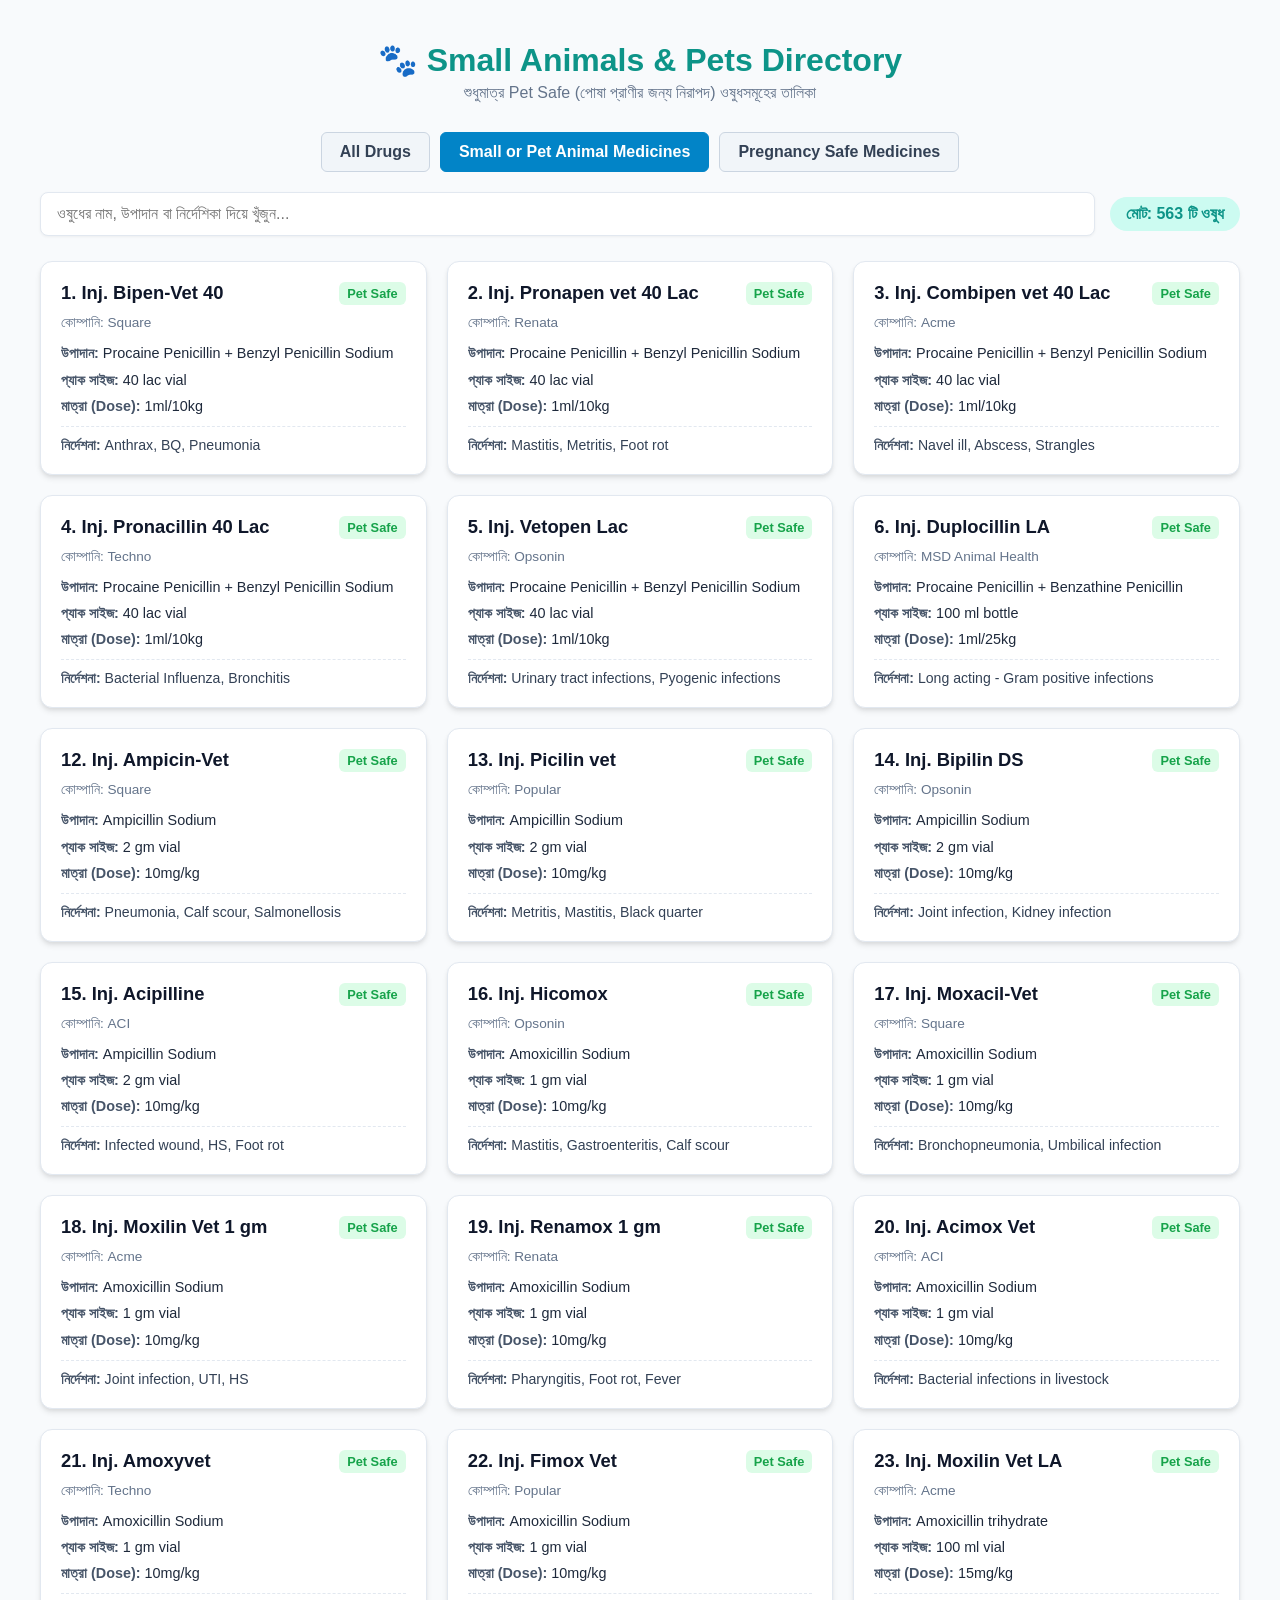
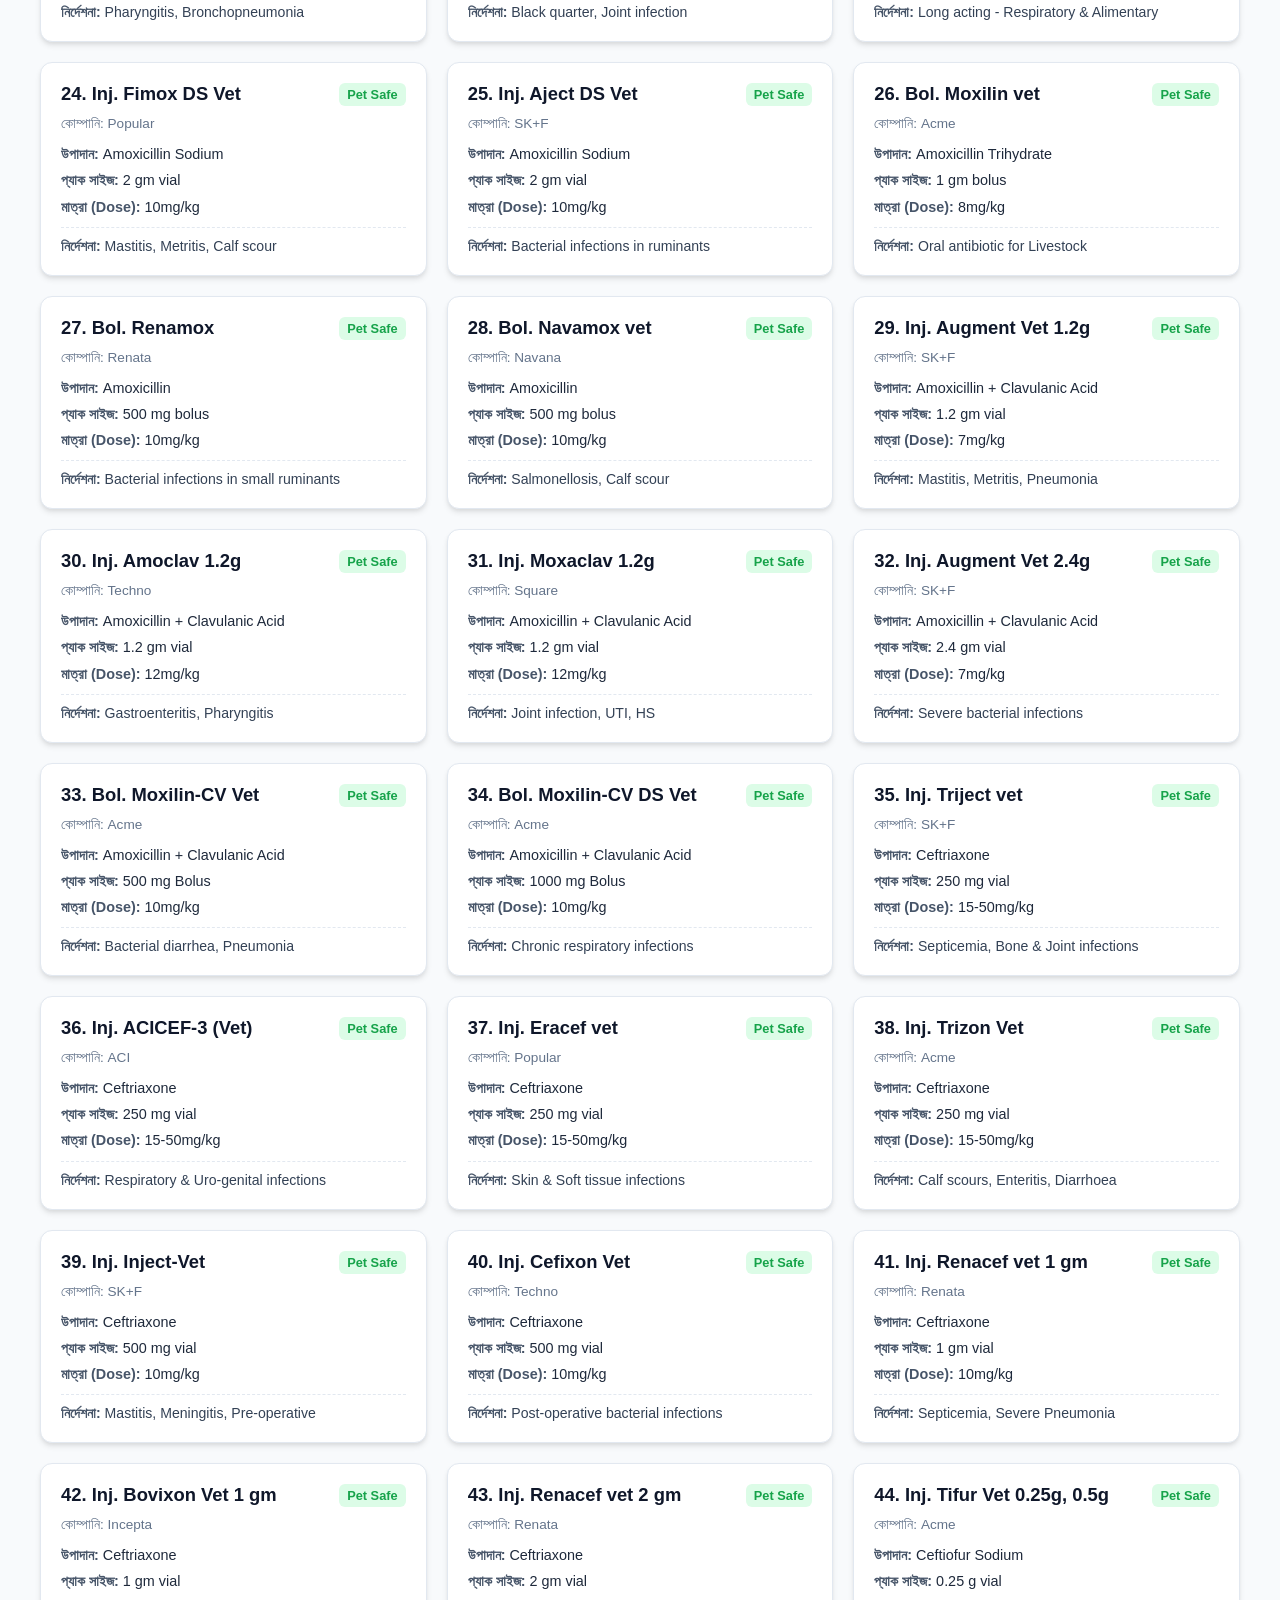
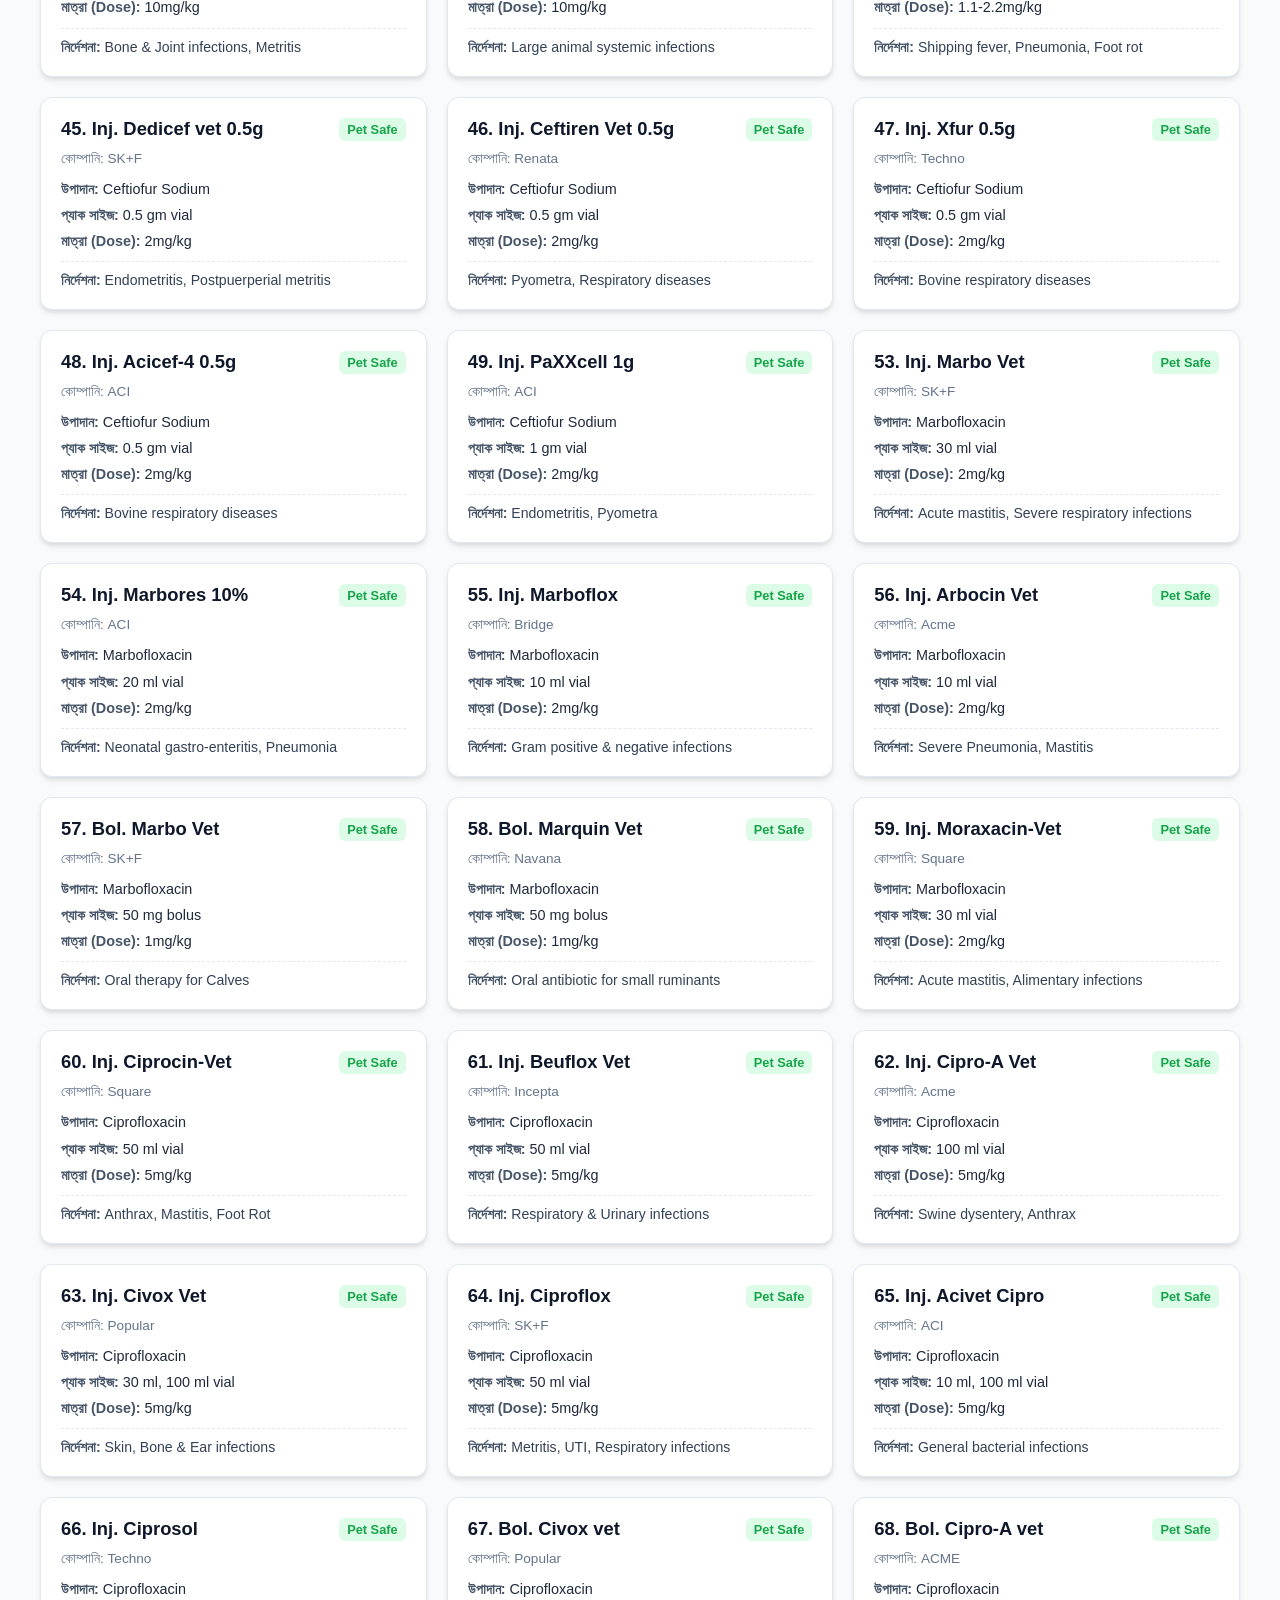
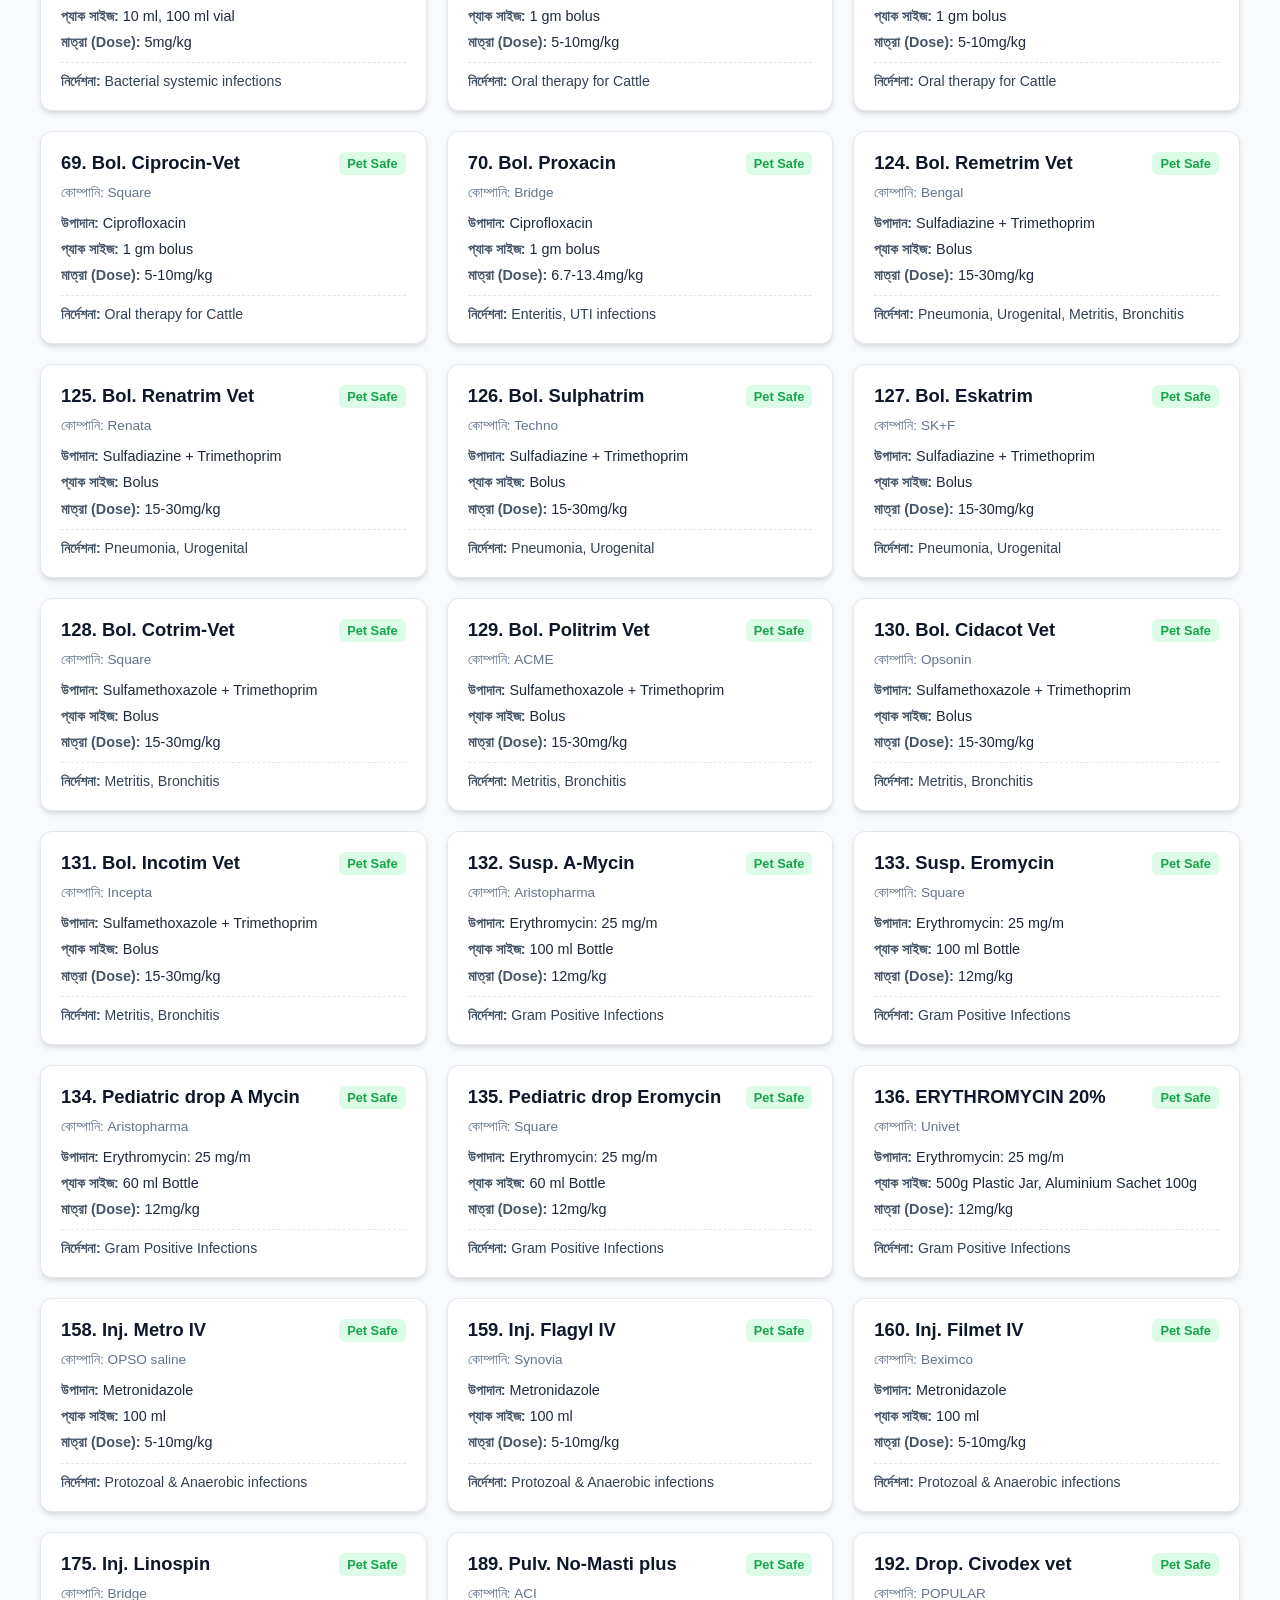
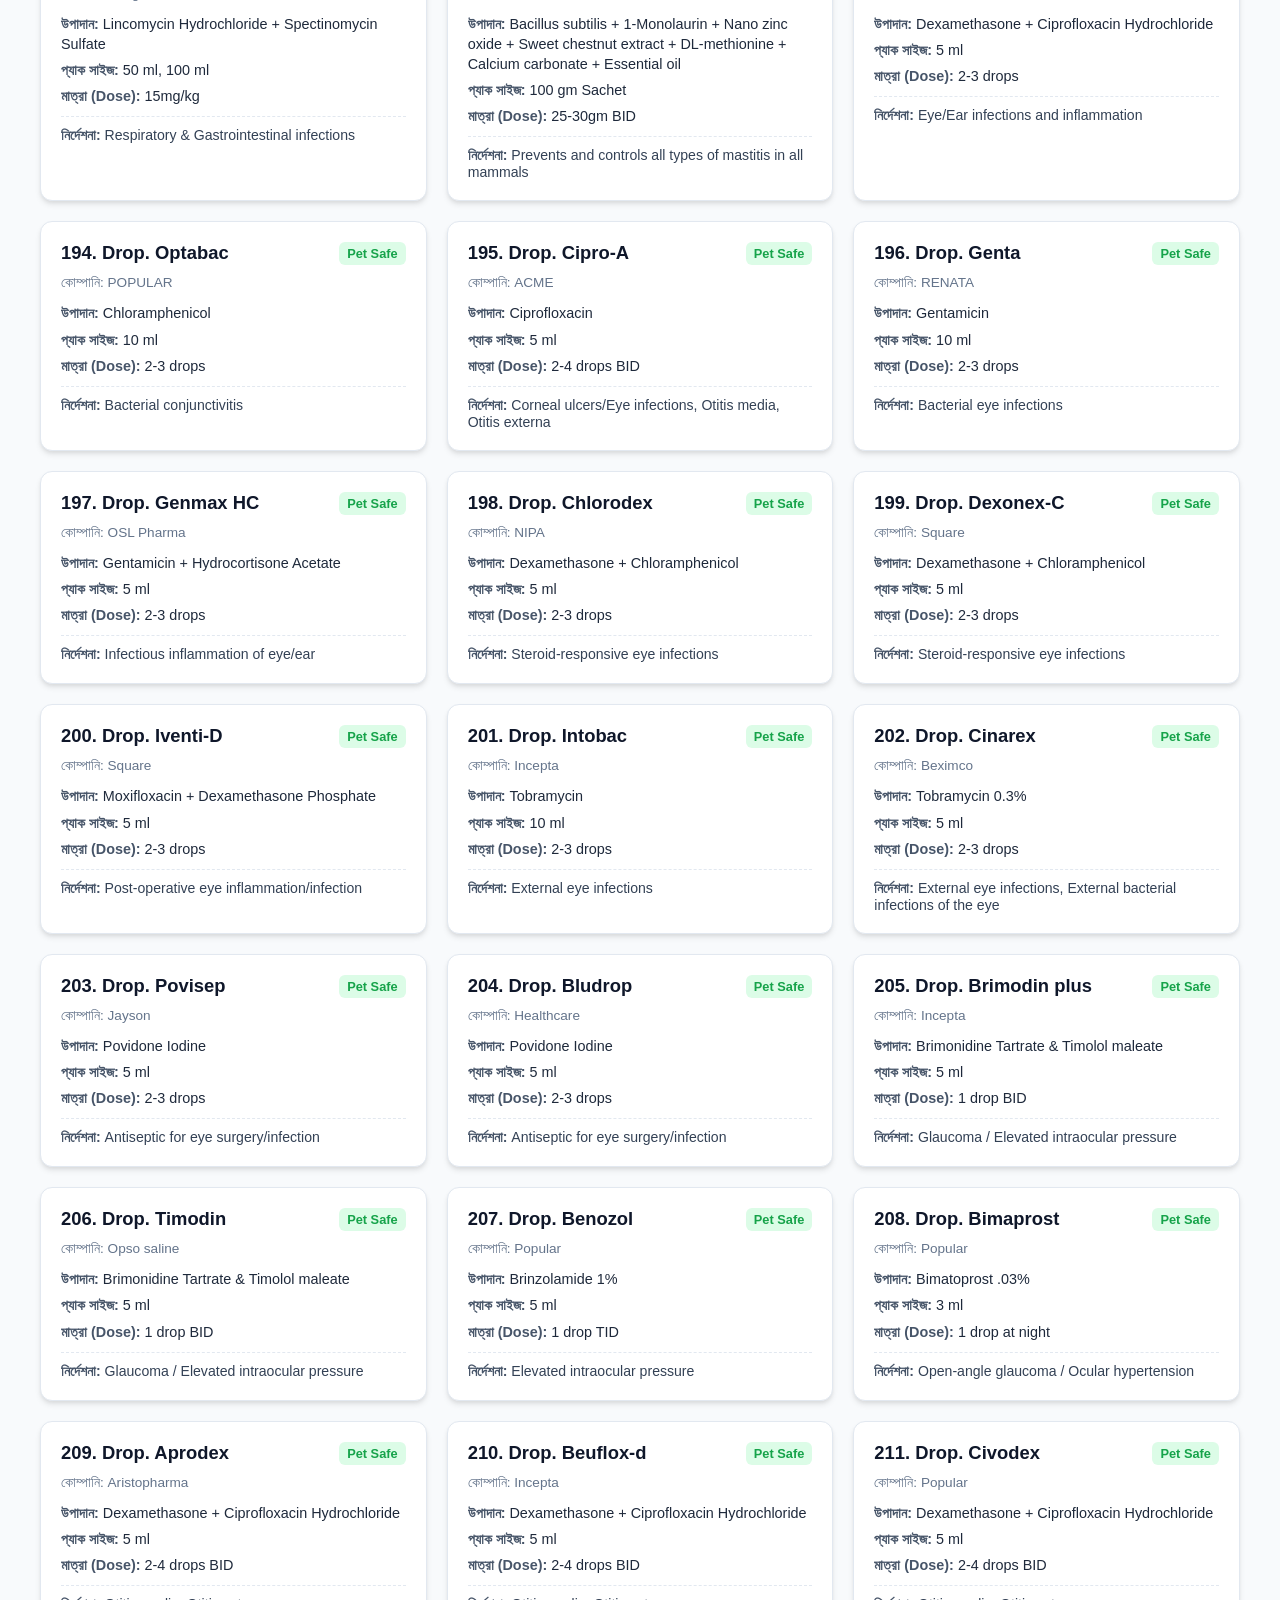
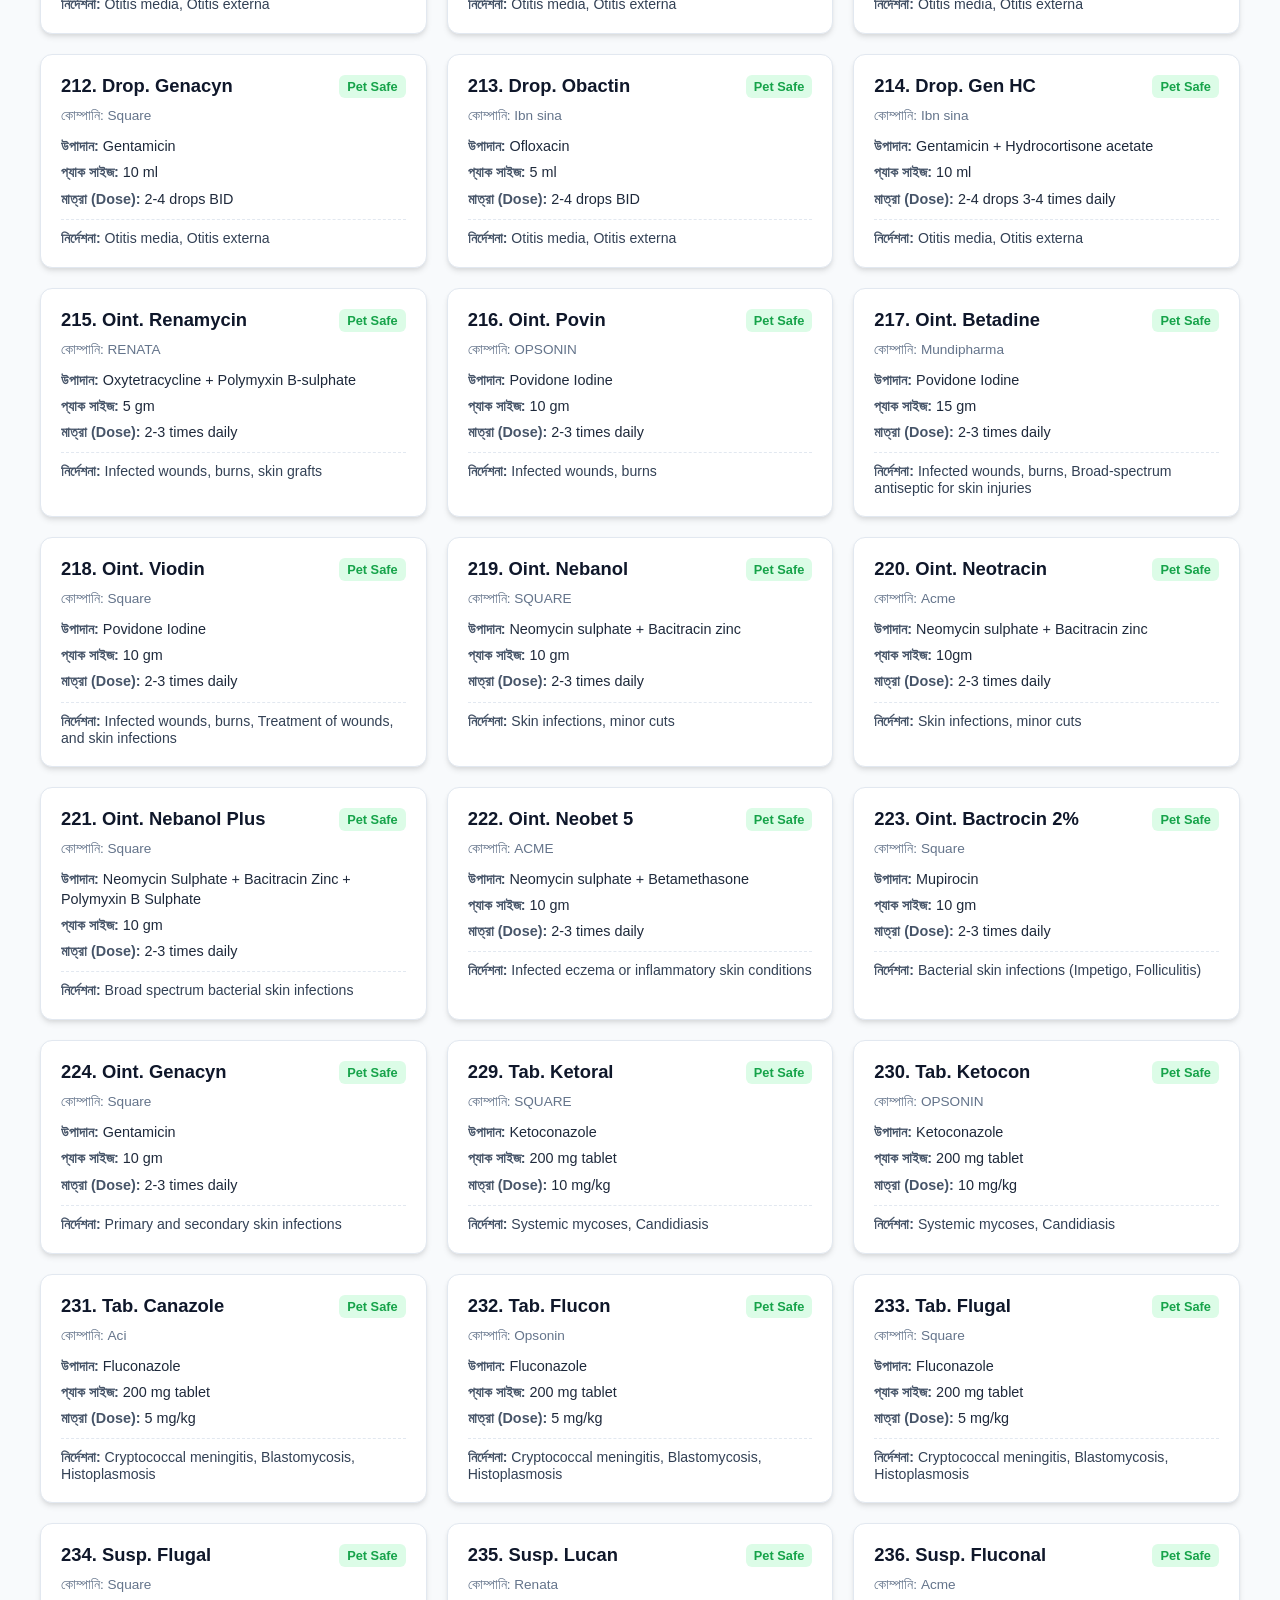
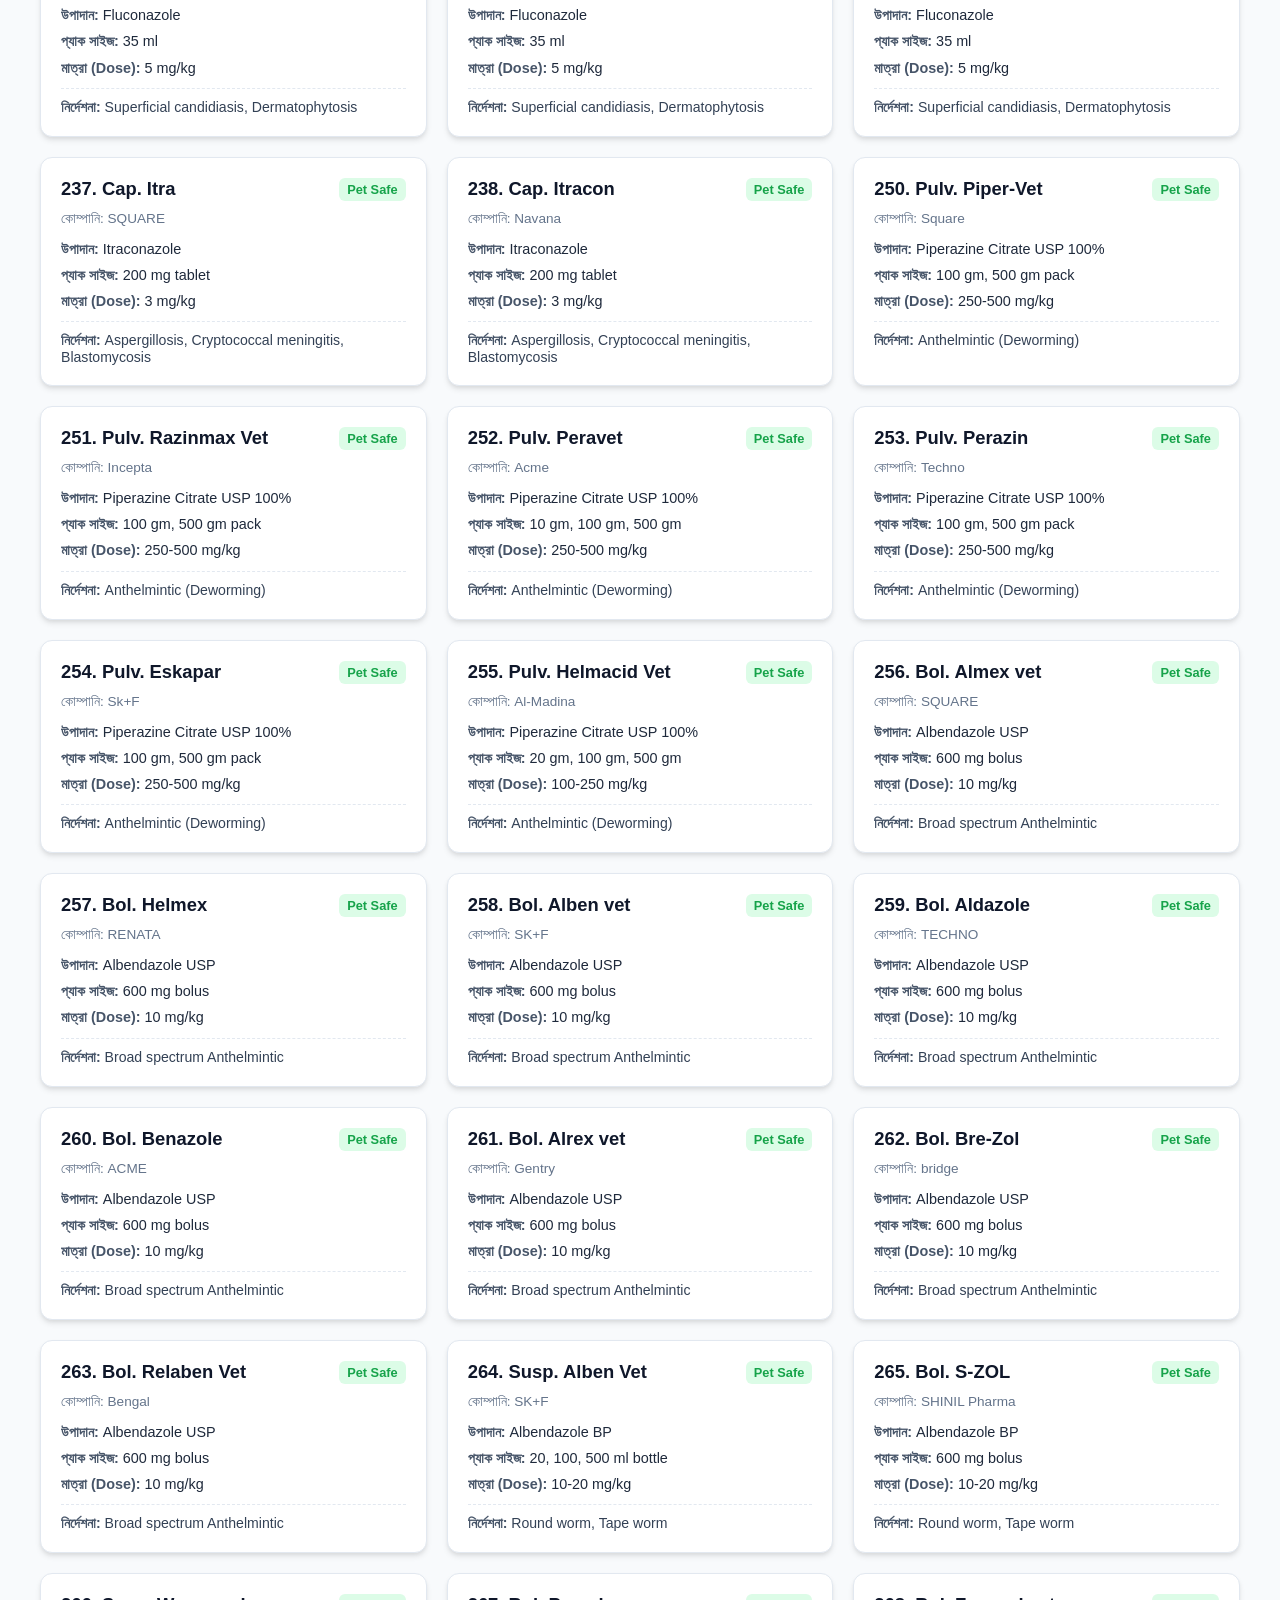
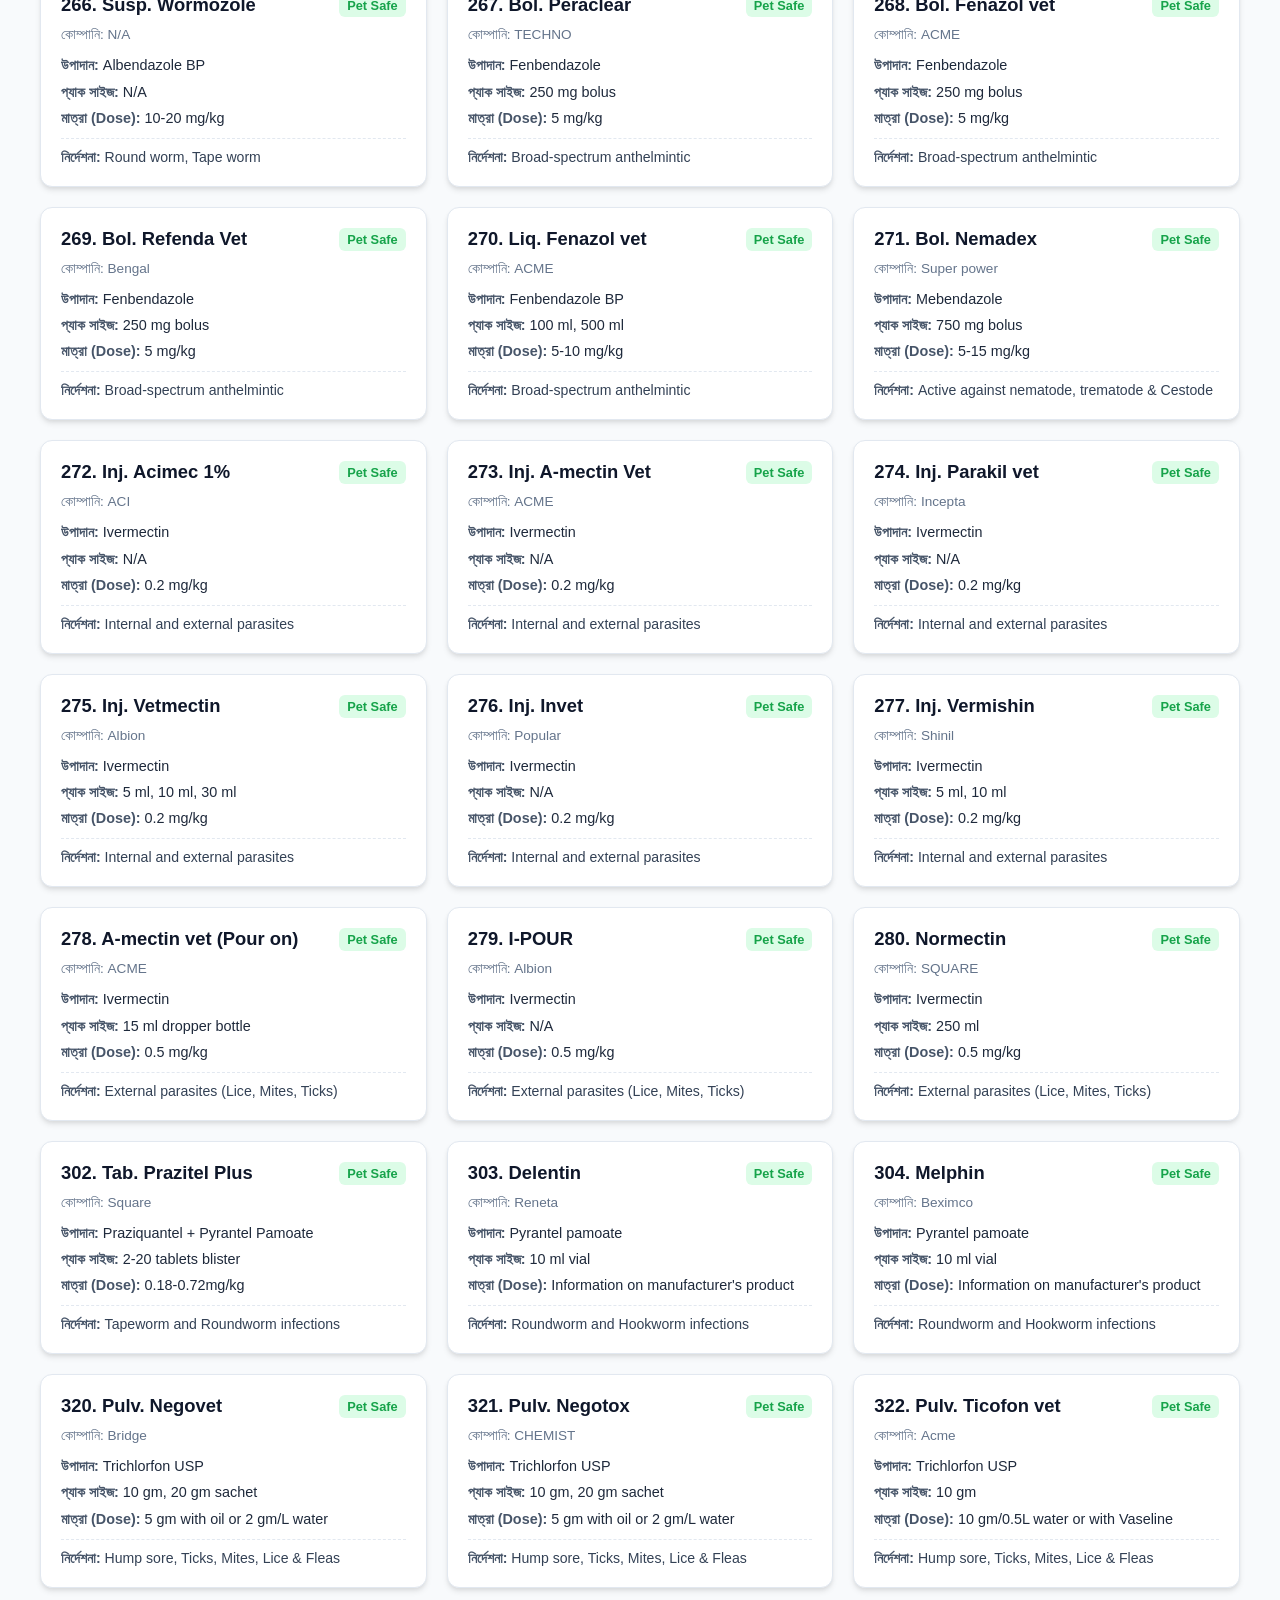
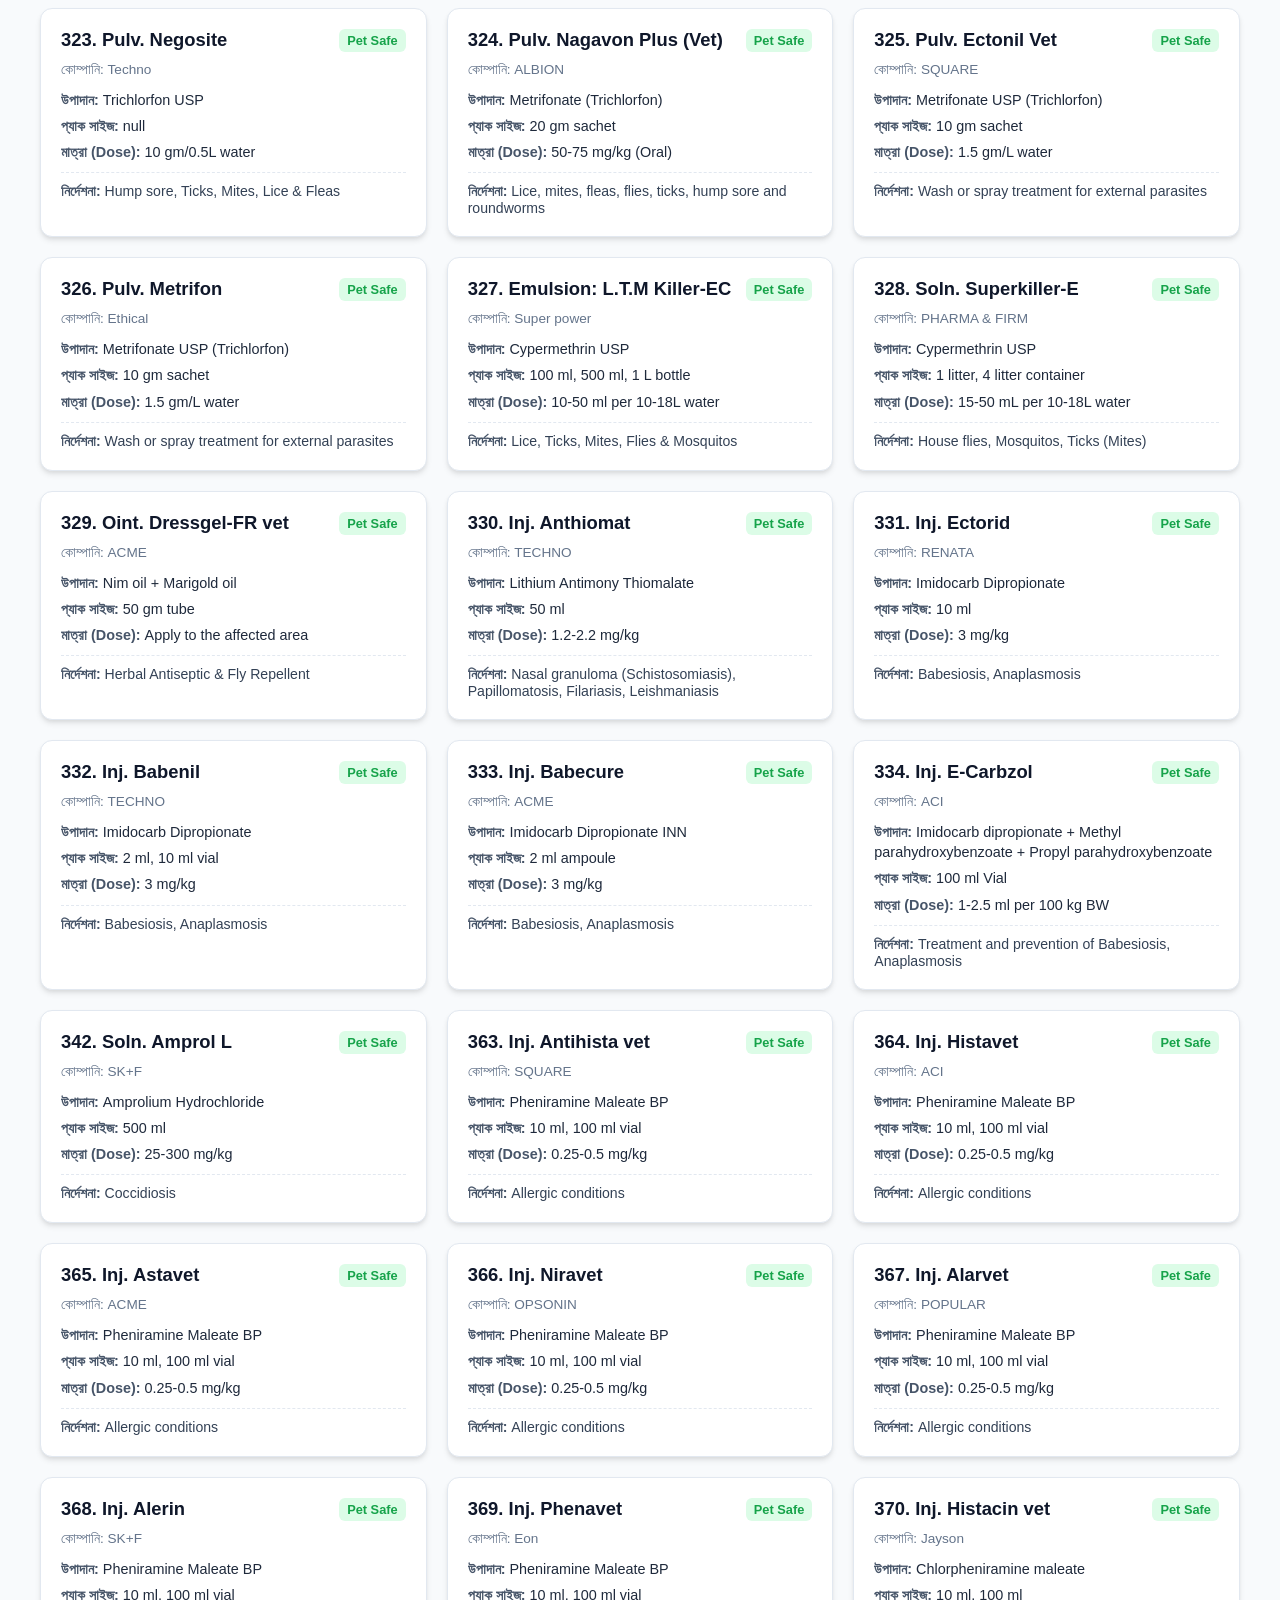
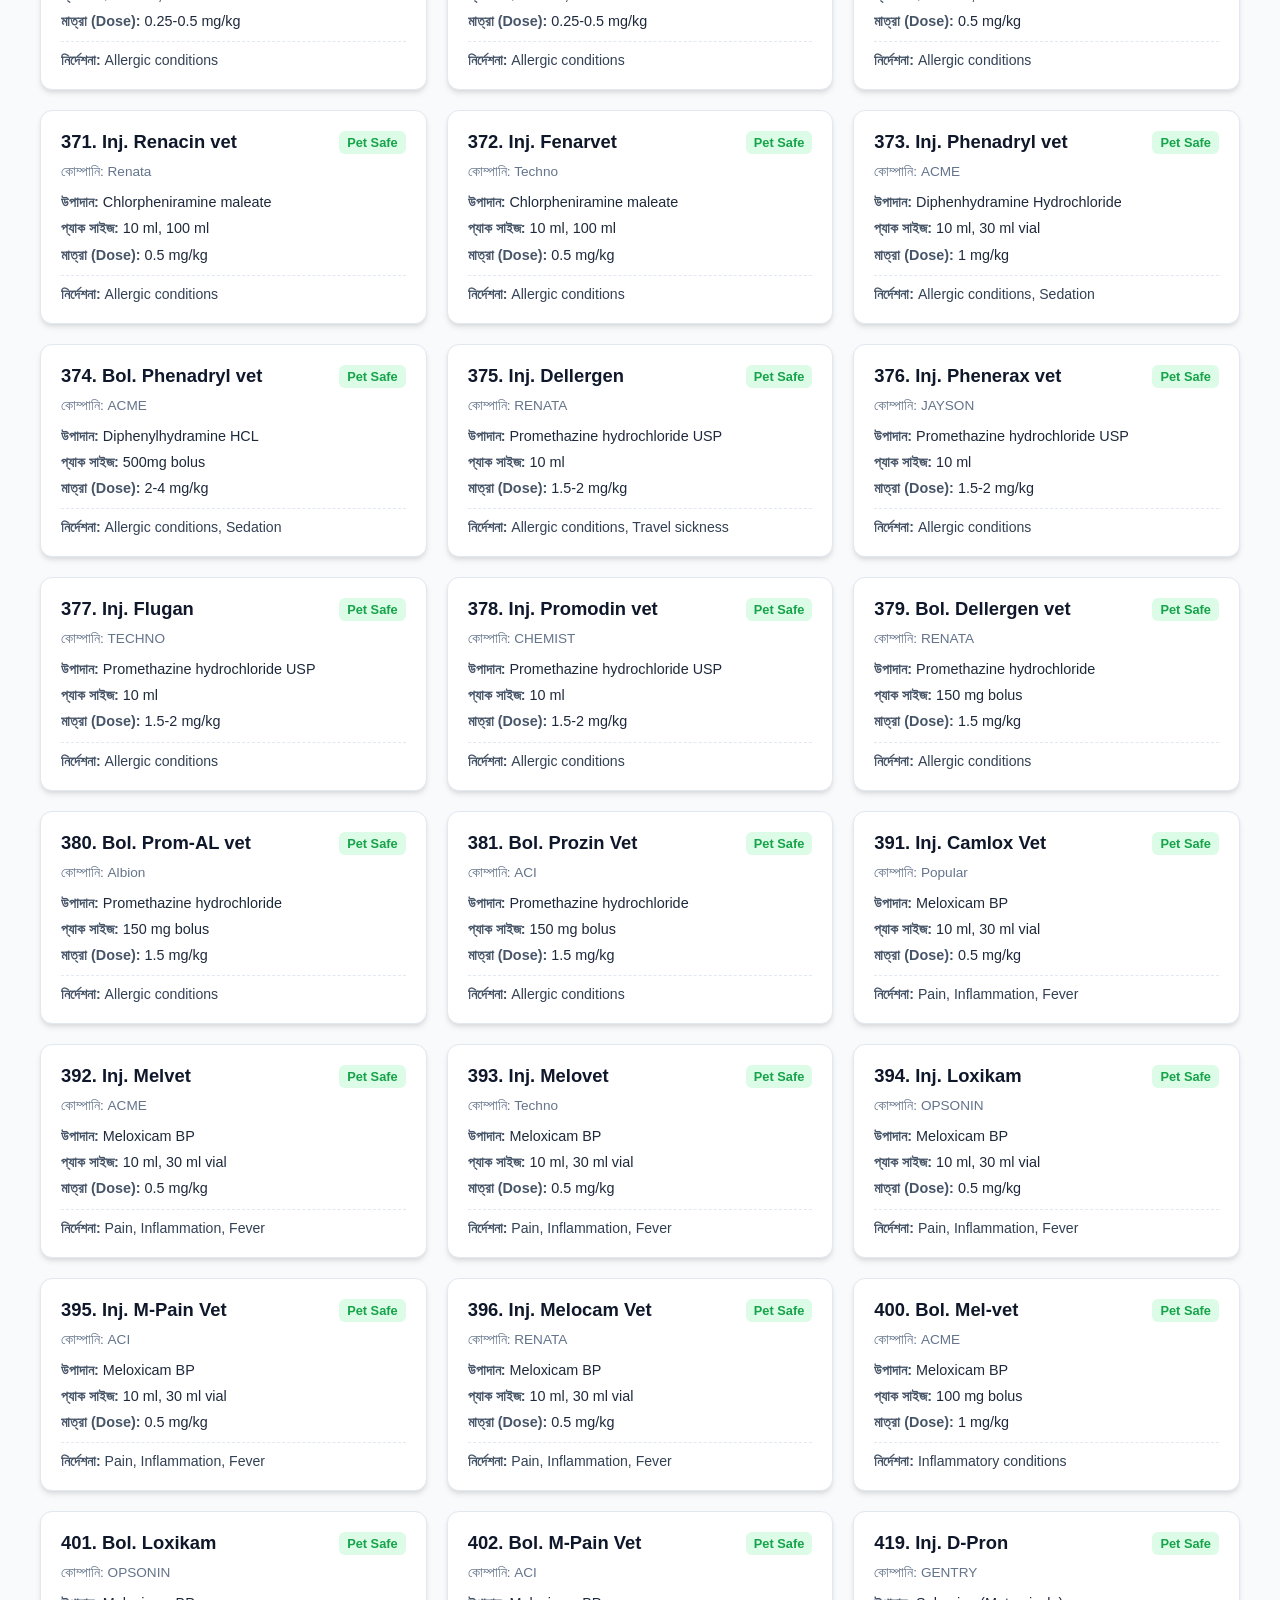
<file: small-animals.html>
<!DOCTYPE html>
<html lang="bn">
<head>
    <meta charset="UTF-8">
    <meta name="viewport" content="width=device-width, initial-scale=1.0">
    <title>Small Animals / Pet Safe Medicines Directory</title>
    <style>
        :root {
            --primary-color: #0d9488;
            --primary-hover: #0f766e;
            --bg-color: #f8fafc;
            --card-bg: #ffffff;
            --text-color: #1e293b;
            --border-color: #e2e8f0;
            --safe-color: #16a34a;
        }

        body {
            font-family: 'Segoe UI', Tahoma, Geneva, Verdana, sans-serif;
            background-color: var(--bg-color);
            color: var(--text-color);
            margin: 0;
            padding: 20px;
        }

        /* ট্যাব বা নেভিগেশন বারের স্টাইল (index.html থেকে নেওয়া) */
        .nav-tabs {
            display: flex;
            flex-wrap: wrap;
            gap: 10px;
            margin-bottom: 20px;
            justify-content: center;
        }

        .nav-tabs a {
            text-decoration: none;
            padding: 10px 18px;
            background-color: #f1f5f9;
            color: #334155;
            font-weight: 600;
            border-radius: 6px;
            border: 1px solid #cbd5e1;
            transition: all 0.3s ease;
        }

        .nav-tabs a:hover {
            background-color: #e2e8f0;
            color: #0f172a;
        }

        /* বর্তমানে যে পেজে আছেন সেটি সক্রিয় (Active) দেখাবে */
        .nav-tabs a.active {
            background-color: #0284c7;
            color: #ffffff;
            border-color: #0284c7;
        }

        .container {
            max-width: 1200px;
            margin: 0 auto;
        }

        header {
            text-align: center;
            margin-bottom: 30px;
        }

        h1 {
            color: var(--primary-color);
            margin-bottom: 5px;
        }

        p.subtitle {
            color: #64748b;
            margin-top: 0;
        }

        .controls {
            display: flex;
            gap: 15px;
            margin-bottom: 25px;
            flex-wrap: wrap;
        }

        .search-box {
            flex: 1;
            min-width: 250px;
            padding: 12px 16px;
            border: 1px solid var(--border-color);
            border-radius: 8px;
            font-size: 16px;
            outline: none;
            box-shadow: 0 1px 3px rgba(0,0,0,0.05);
        }

        .search-box:focus {
            border-color: var(--primary-color);
        }

        .counter {
            align-self: center;
            font-weight: bold;
            color: var(--primary-color);
            background-color: #ccfbf1;
            padding: 8px 16px;
            border-radius: 20px;
        }

        .grid {
            display: grid;
            grid-template-columns: repeat(auto-fill, minmax(320px, 1fr));
            gap: 20px;
        }

        .card {
            background: var(--card-bg);
            border-radius: 12px;
            padding: 20px;
            box-shadow: 0 4px 6px -1px rgba(0, 0, 0, 0.1), 0 2px 4px -1px rgba(0, 0, 0, 0.06);
            border: 1px solid var(--border-color);
            position: relative;
            display: flex;
            flex-direction: column;
            justify-content: space-between;
        }

        .card-header {
            display: flex;
            justify-content: space-between;
            align-items: flex-start;
            margin-bottom: 10px;
        }

        .drug-name {
            font-size: 1.15rem;
            font-weight: bold;
            color: #0f172a;
            margin: 0;
        }

        .badge-pet-safe {
            background-color: #dcfce7;
            color: var(--safe-color);
            padding: 4px 8px;
            border-radius: 6px;
            font-size: 0.8rem;
            font-weight: 600;
        }

        .company {
            font-size: 0.85rem;
            color: #64748b;
            margin-bottom: 12px;
        }

        .info-row {
            margin: 6px 0;
            font-size: 0.9rem;
            line-height: 1.4;
        }

        .info-label {
            font-weight: 600;
            color: #475569;
        }

        .indication {
            margin-top: 10px;
            padding-top: 10px;
            border-top: 1px dashed var(--border-color);
            font-size: 0.88rem;
            color: #334155;
        }

        .no-results {
            text-align: center;
            grid-column: 1 / -1;
            padding: 40px;
            color: #64748b;
        }
    </style>
</head>
<body>

    <div class="container">
        <header>
            <h1>🐾 Small Animals & Pets Directory</h1>
            <p class="subtitle">শুধুমাত্র Pet Safe (পোষা প্রাণীর জন্য নিরাপদ) ওষুধসমূহের তালিকা</p>
        </header>

        <!-- ট্যাব নেভিগেশন বার শুরু -->
        <nav class="nav-tabs">
            <a href="index.html">All Drugs</a>
            <a href="small-animals.html" class="active">Small or Pet Animal Medicines</a>
            <a href="pregnancy-safe.html">Pregnancy Safe Medicines</a>
        </nav>
        <!-- ট্যাব নেভিগেশন বার শেষ -->

        <div id="loading-status" style="color: red; text-align: center; font-weight: bold; padding: 10px; display: none;">
            সিস্টেম লোড হচ্ছে, দয়া করে অপেক্ষা করুন...
        </div>

        <div class="controls">
            <input type="text" id="searchInput" class="search-box" placeholder="ওষুধের নাম, উপাদান বা নির্দেশিকা দিয়ে খুঁজুন...">
            <div id="medicineCount" class="counter">মোট: 0 টি ওষুধ</div>
        </div>

        <div id="drugGrid" class="grid">
            <!-- Filtered Safe Medicines will be inserted here dynamically -->
        </div>
    </div>

    <!-- Include the database file -->
    <script src="data.js"></script>

    <script>
        document.addEventListener('DOMContentLoaded', () => {
            const drugGrid = document.getElementById('drugGrid');
            const searchInput = document.getElementById('searchInput');
            const medicineCount = document.getElementById('medicineCount');

            // Filter data where pet is strictly "Safe"
            const petSafeDrugs = allDrugs.filter(drug => drug.pet === "Safe");

            // Function to render drugs
            function renderDrugs(drugs) {
                drugGrid.innerHTML = '';
                medicineCount.textContent = `মোট: ${drugs.length} টি ওষুধ`;

                if (drugs.length === 0) {
                    drugGrid.innerHTML = `<div class="no-results">কোনো ওষুধ খুঁজে পাওয়া যায়নি।</div>`;
                    return;
                }

                drugs.forEach(drug => {
                    const card = document.createElement('div');
                    card.className = 'card';
                    card.innerHTML = `
                        <div>
                            <div class="card-header">
                                <h3 class="drug-name">${drug.sl}. ${drug.name}</h3>
                                <span class="badge-pet-safe">Pet Safe</span>
                            </div>
                            <div class="company">কোম্পানি: ${drug.co}</div>
                            
                            <div class="info-row">
                                <span class="info-label">উপাদান:</span> ${drug.comp_val}
                            </div>
                            <div class="info-row">
                                <span class="info-label">প্যাক সাইজ:</span> ${drug.pack}
                            </div>
                            <div class="info-row">
                                <span class="info-label">মাত্রা (Dose):</span> ${drug.mgkg}
                            </div>
                            <div class="indication">
                                <span class="info-label">নির্দেশনা:</span> ${drug.ind}
                            </div>
                        </div>
                    `;
                    drugGrid.appendChild(card);
                });
            }

            // Initial Render
            renderDrugs(petSafeDrugs);

            // Search/Filter Functionality
            searchInput.addEventListener('input', (e) => {
                const searchTerm = e.target.value.toLowerCase().trim();
                const filtered = petSafeDrugs.filter(drug => 
                    drug.name.toLowerCase().includes(searchTerm) ||
                    drug.comp_val.toLowerCase().includes(searchTerm) ||
                    drug.ind.toLowerCase().includes(searchTerm) ||
                    drug.co.toLowerCase().includes(searchTerm)
                );
                renderDrugs(filtered);
            });
        });
    </script>
</body>
</html>
</file>
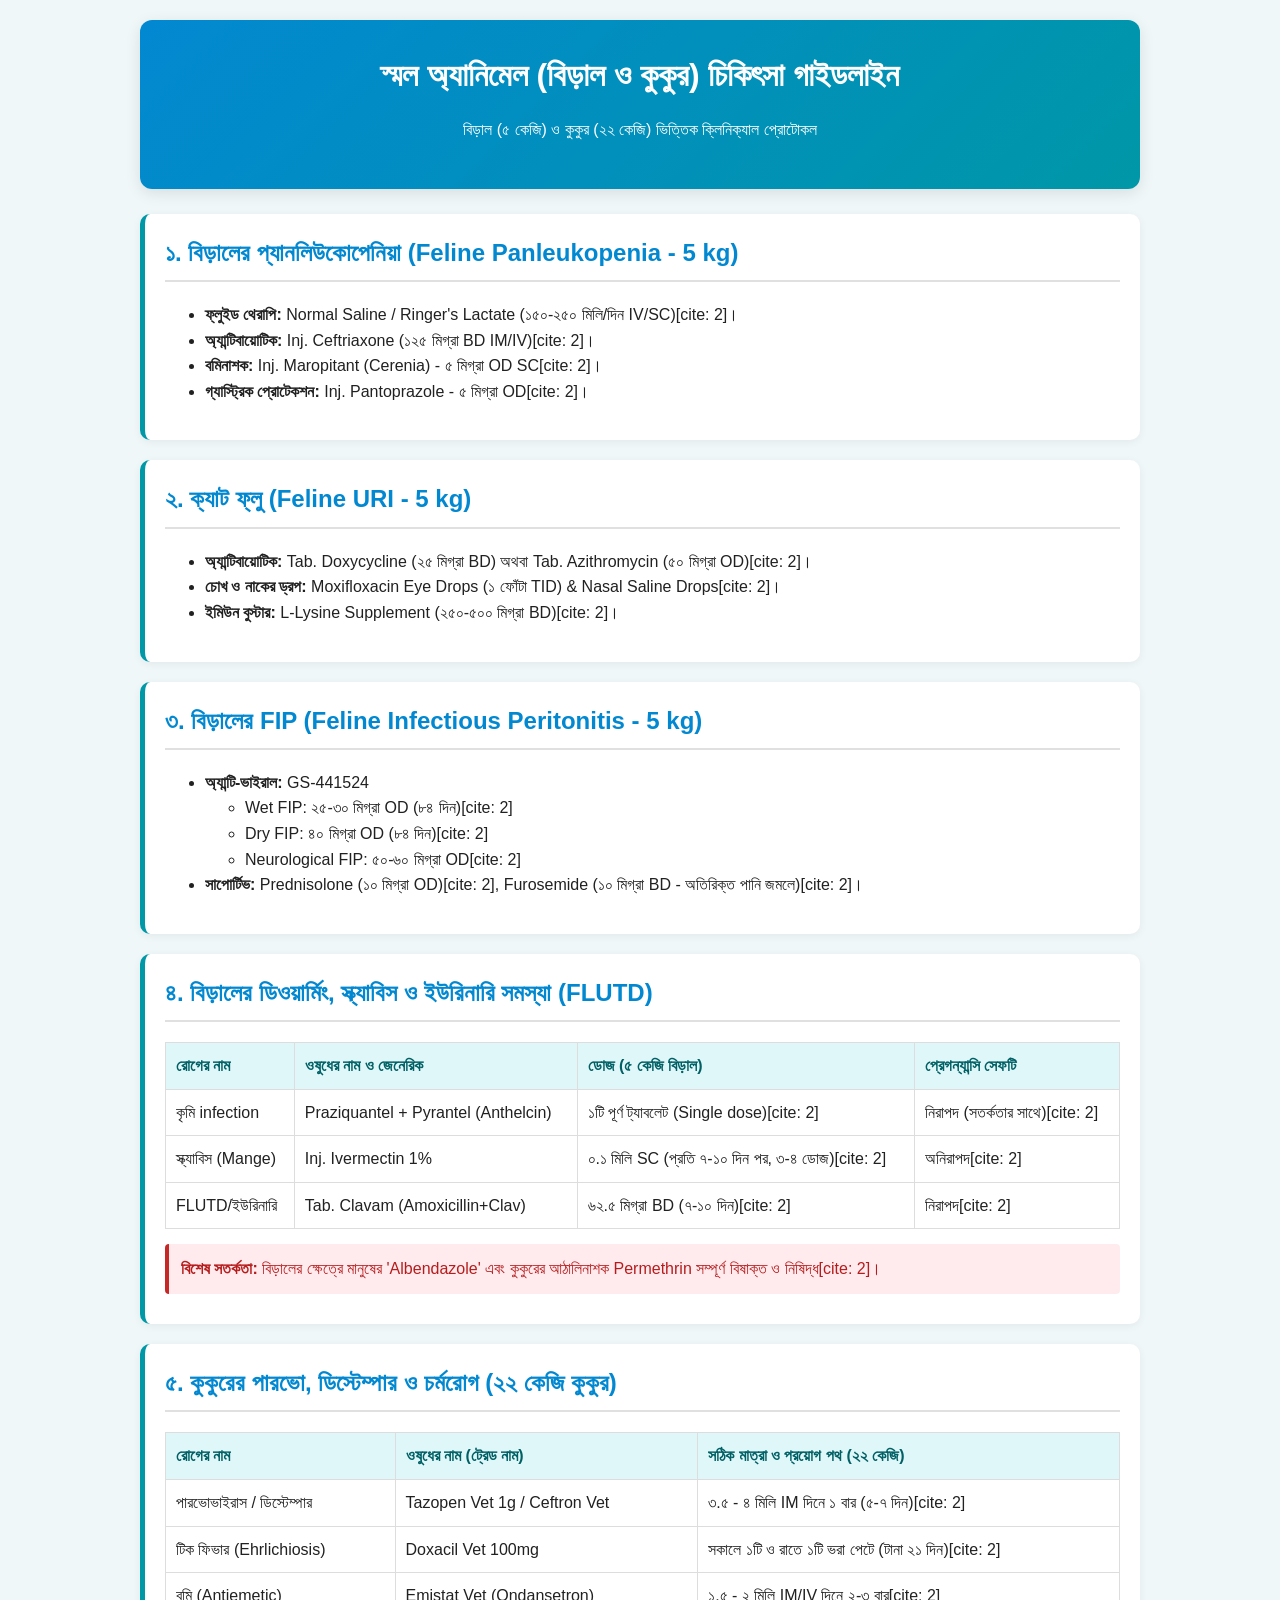
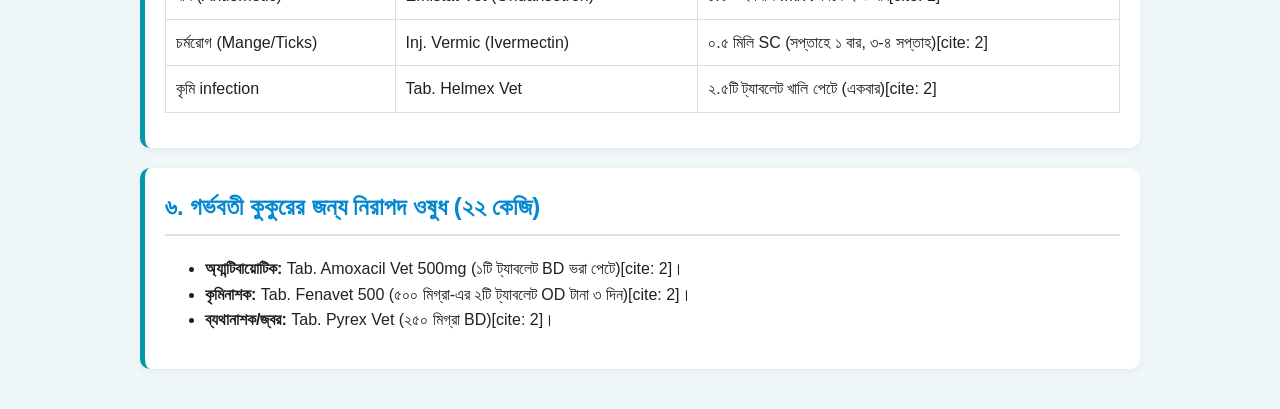
<file: small-diseases.html>
<!DOCTYPE html>
<html lang="bn">
<head>
    <meta charset="UTF-8">
    <meta name="viewport" content="width=device-width, initial-scale=1.0">
    <title>কুকুর ও বিড়ালের চিকিৎসা গাইডলাইন</title>
    <style>
        :root { --primary: #0288d1; --secondary: #0097a7; --bg: #f0f7f9; --card: #ffffff; --text: #212121; }
        body { font-family: 'Segoe UI', Tahoma, Geneva, Verdana, sans-serif; background-color: var(--bg); color: var(--text); margin: 0; padding: 20px; line-height: 1.6; }
        .container { max-width: 1000px; margin: 0 auto; }
        header { background: linear-gradient(135deg, var(--primary), var(--secondary)); color: white; padding: 30px; border-radius: 12px; text-align: center; box-shadow: 0 4px 15px rgba(0,0,0,0.1); margin-bottom: 25px; }
        h1 { margin: 0; font-size: 2em; }
        .card { background: var(--card); border-radius: 10px; padding: 20px; margin-bottom: 20px; box-shadow: 0 2px 8px rgba(0,0,0,0.06); border-left: 5px solid var(--secondary); }
        h2 { color: var(--primary); border-bottom: 2px solid #e0e0e0; padding-bottom: 8px; margin-top: 0; }
        table { width: 100%; border-collapse: collapse; margin: 15px 0; }
        th, td { border: 1px solid #ddd; padding: 10px; text-align: left; }
        th { background-color: #e0f7fa; color: #006064; }
        .warning { background-color: #ffebee; border-left: 4px solid #c62828; color: #b71c1c; padding: 12px; border-radius: 4px; margin: 10px 0; }
        .section-title { font-size: 1.2em; font-weight: bold; color: #006064; margin-top: 15px; }
    </style>
</head>
<body>
    <div class="container">
        <header>
            <h1>স্মল অ্যানিমেল (বিড়াল ও কুকুর) চিকিৎসা গাইডলাইন</h1>
            <p>বিড়াল (৫ কেজি) ও কুকুর (২২ কেজি) ভিত্তিক ক্লিনিক্যাল প্রোটোকল</p>
        </header>

        <!-- CAT SECTION -->
        <div class="card">
            <h2>১. বিড়ালের প্যানলিউকোপেনিয়া (Feline Panleukopenia - 5 kg)</h2>
            <ul>
                <li><strong>ফ্লুইড থেরাপি:</strong> Normal Saline / Ringer's Lactate (১৫০-২৫০ মিলি/দিন IV/SC)[cite: 2]।</li>
                <li><strong>অ্যান্টিবায়োটিক:</strong> Inj. Ceftriaxone (১২৫ মিগ্রা BD IM/IV)[cite: 2]।</li>
                <li><strong>বমিনাশক:</strong> Inj. Maropitant (Cerenia) - ৫ মিগ্রা OD SC[cite: 2]।</li>
                <li><strong>গ্যাস্ট্রিক প্রোটেকশন:</strong> Inj. Pantoprazole - ৫ মিগ্রা OD[cite: 2]।</li>
            </ul>
        </div>

        <div class="card">
            <h2>২. ক্যাট ফ্লু (Feline URI - 5 kg)</h2>
            <ul>
                <li><strong>অ্যান্টিবায়োটিক:</strong> Tab. Doxycycline (২৫ মিগ্রা BD) অথবা Tab. Azithromycin (৫০ মিগ্রা OD)[cite: 2]।</li>
                <li><strong>চোখ ও নাকের ড্রপ:</strong> Moxifloxacin Eye Drops (১ ফোঁটা TID) & Nasal Saline Drops[cite: 2]।</li>
                <li><strong>ইমিউন বুস্টার:</strong> L-Lysine Supplement (২৫০-৫০০ মিগ্রা BD)[cite: 2]।</li>
            </ul>
        </div>

        <div class="card">
            <h2>৩. বিড়ালের FIP (Feline Infectious Peritonitis - 5 kg)</h2>
            <ul>
                <li><strong>অ্যান্টি-ভাইরাল:</strong> GS-441524
                    <ul>
                        <li>Wet FIP: ২৫-৩০ মিগ্রা OD (৮৪ দিন)[cite: 2]</li>
                        <li>Dry FIP: ৪০ মিগ্রা OD (৮৪ দিন)[cite: 2]</li>
                        <li>Neurological FIP: ৫০-৬০ মিগ্রা OD[cite: 2]</li>
                    </ul>
                </li>
                <li><strong>সাপোর্টিভ:</strong> Prednisolone (১০ মিগ্রা OD)[cite: 2], Furosemide (১০ মিগ্রা BD - অতিরিক্ত পানি জমলে)[cite: 2]।</li>
            </ul>
        </div>

        <div class="card">
            <h2>৪. বিড়ালের ডিওয়ার্মিং, স্ক্যাবিস ও ইউরিনারি সমস্যা (FLUTD)</h2>
            <table>
                <tr>
                    <th>রোগের নাম</th>
                    <th>ওষুধের নাম ও জেনেরিক</th>
                    <th>ডোজ (৫ কেজি বিড়াল)</th>
                    <th>প্রেগন্যান্সি সেফটি</th>
                </tr>
                <tr>
                    <td>কৃমি infection</td>
                    <td>Praziquantel + Pyrantel (Anthelcin)</td>
                    <td>১টি পূর্ণ ট্যাবলেট (Single dose)[cite: 2]</td>
                    <td>নিরাপদ (সতর্কতার সাথে)[cite: 2]</td>
                </tr>
                <tr>
                    <td>স্ক্যাবিস (Mange)</td>
                    <td>Inj. Ivermectin 1%</td>
                    <td>০.১ মিলি SC (প্রতি ৭-১০ দিন পর, ৩-৪ ডোজ)[cite: 2]</td>
                    <td>অনিরাপদ[cite: 2]</td>
                </tr>
                <tr>
                    <td>FLUTD/ইউরিনারি</td>
                    <td>Tab. Clavam (Amoxicillin+Clav)</td>
                    <td>৬২.৫ মিগ্রা BD (৭-১০ দিন)[cite: 2]</td>
                    <td>নিরাপদ[cite: 2]</td>
                </tr>
            </table>
            <div class="warning">
                <strong>বিশেষ সতর্কতা:</strong> বিড়ালের ক্ষেত্রে মানুষের 'Albendazole' এবং কুকুরের আঠালিনাশক Permethrin সম্পূর্ণ বিষাক্ত ও নিষিদ্ধ[cite: 2]।
            </div>
        </div>

        <!-- DOG SECTION -->
        <div class="card">
            <h2>৫. কুকুরের পারভো, ডিস্টেম্পার ও চর্মরোগ (২২ কেজি কুকুর)</h2>
            <table>
                <tr>
                    <th>রোগের নাম</th>
                    <th>ওষুধের নাম (ট্রেড নাম)</th>
                    <th>সঠিক মাত্রা ও প্রয়োগ পথ (২২ কেজি)</th>
                </tr>
                <tr>
                    <td>পারভোভাইরাস / ডিস্টেম্পার</td>
                    <td>Tazopen Vet 1g / Ceftron Vet</td>
                    <td>৩.৫ - ৪ মিলি IM দিনে ১ বার (৫-৭ দিন)[cite: 2]</td>
                </tr>
                <tr>
                    <td>টিক ফিভার (Ehrlichiosis)</td>
                    <td>Doxacil Vet 100mg</td>
                    <td>সকালে ১টি ও রাতে ১টি ভরা পেটে (টানা ২১ দিন)[cite: 2]</td>
                </tr>
                <tr>
                    <td>বমি (Antiemetic)</td>
                    <td>Emistat Vet (Ondansetron)</td>
                    <td>১.৫ - ২ মিলি IM/IV দিনে ২-৩ বার[cite: 2]</td>
                </tr>
                <tr>
                    <td>চর্মরোগ (Mange/Ticks)</td>
                    <td>Inj. Vermic (Ivermectin)</td>
                    <td>০.৫ মিলি SC (সপ্তাহে ১ বার, ৩-৪ সপ্তাহ)[cite: 2]</td>
                </tr>
                <tr>
                    <td>কৃমি infection</td>
                    <td>Tab. Helmex Vet</td>
                    <td>২.৫টি ট্যাবলেট খালি পেটে (একবার)[cite: 2]</td>
                </tr>
            </table>
        </div>

        <div class="card">
            <h2>৬. গর্ভবতী কুকুরের জন্য নিরাপদ ওষুধ (২২ কেজি)</h2>
            <ul>
                <li><strong>অ্যান্টিবায়োটিক:</strong> Tab. Amoxacil Vet 500mg (১টি ট্যাবলেট BD ভরা পেটে)[cite: 2]।</li>
                <li><strong>কৃমিনাশক:</strong> Tab. Fenavet 500 (৫০০ মিগ্রা-এর ২টি ট্যাবলেট OD টানা ৩ দিন)[cite: 2]।</li>
                <li><strong>ব্যথানাশক/জ্বর:</strong> Tab. Pyrex Vet (২৫০ মিগ্রা BD)[cite: 2]।</li>
            </ul>
        </div>
    </div>
</body>
</html>
</file>
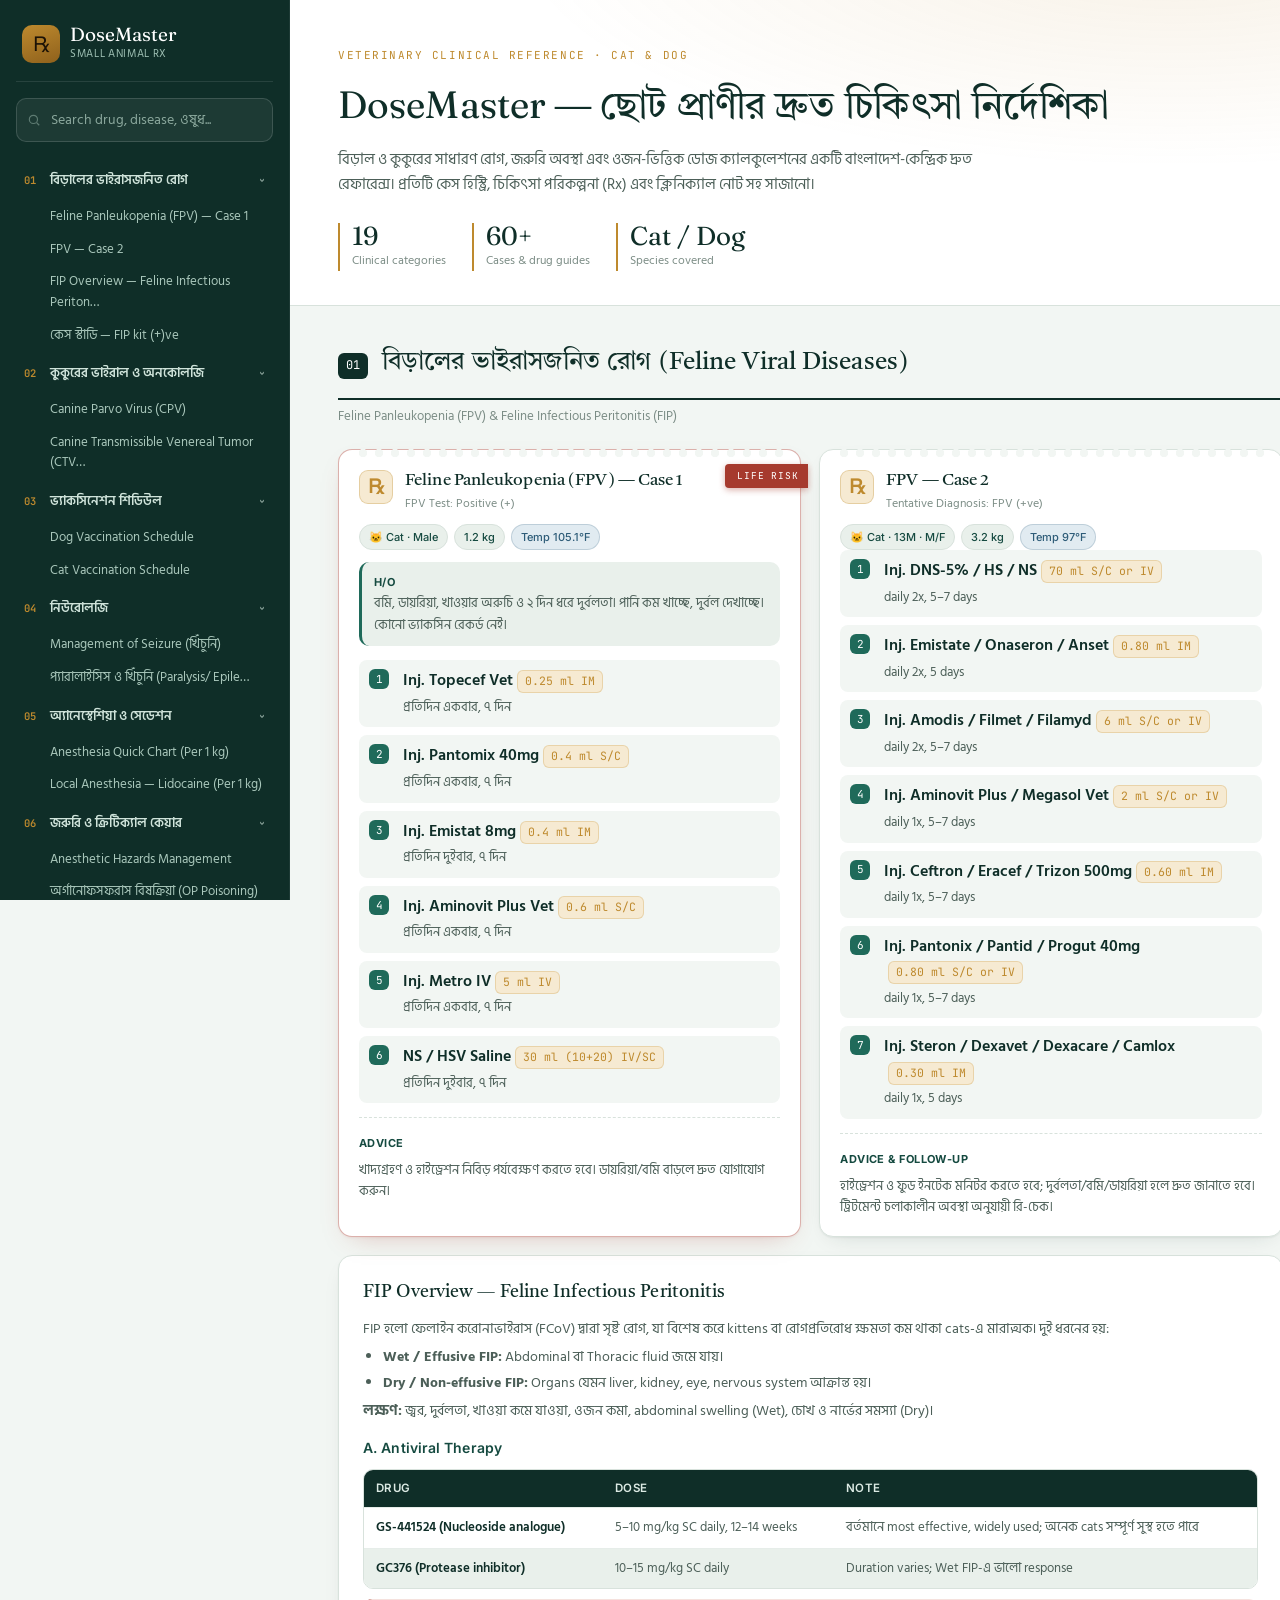
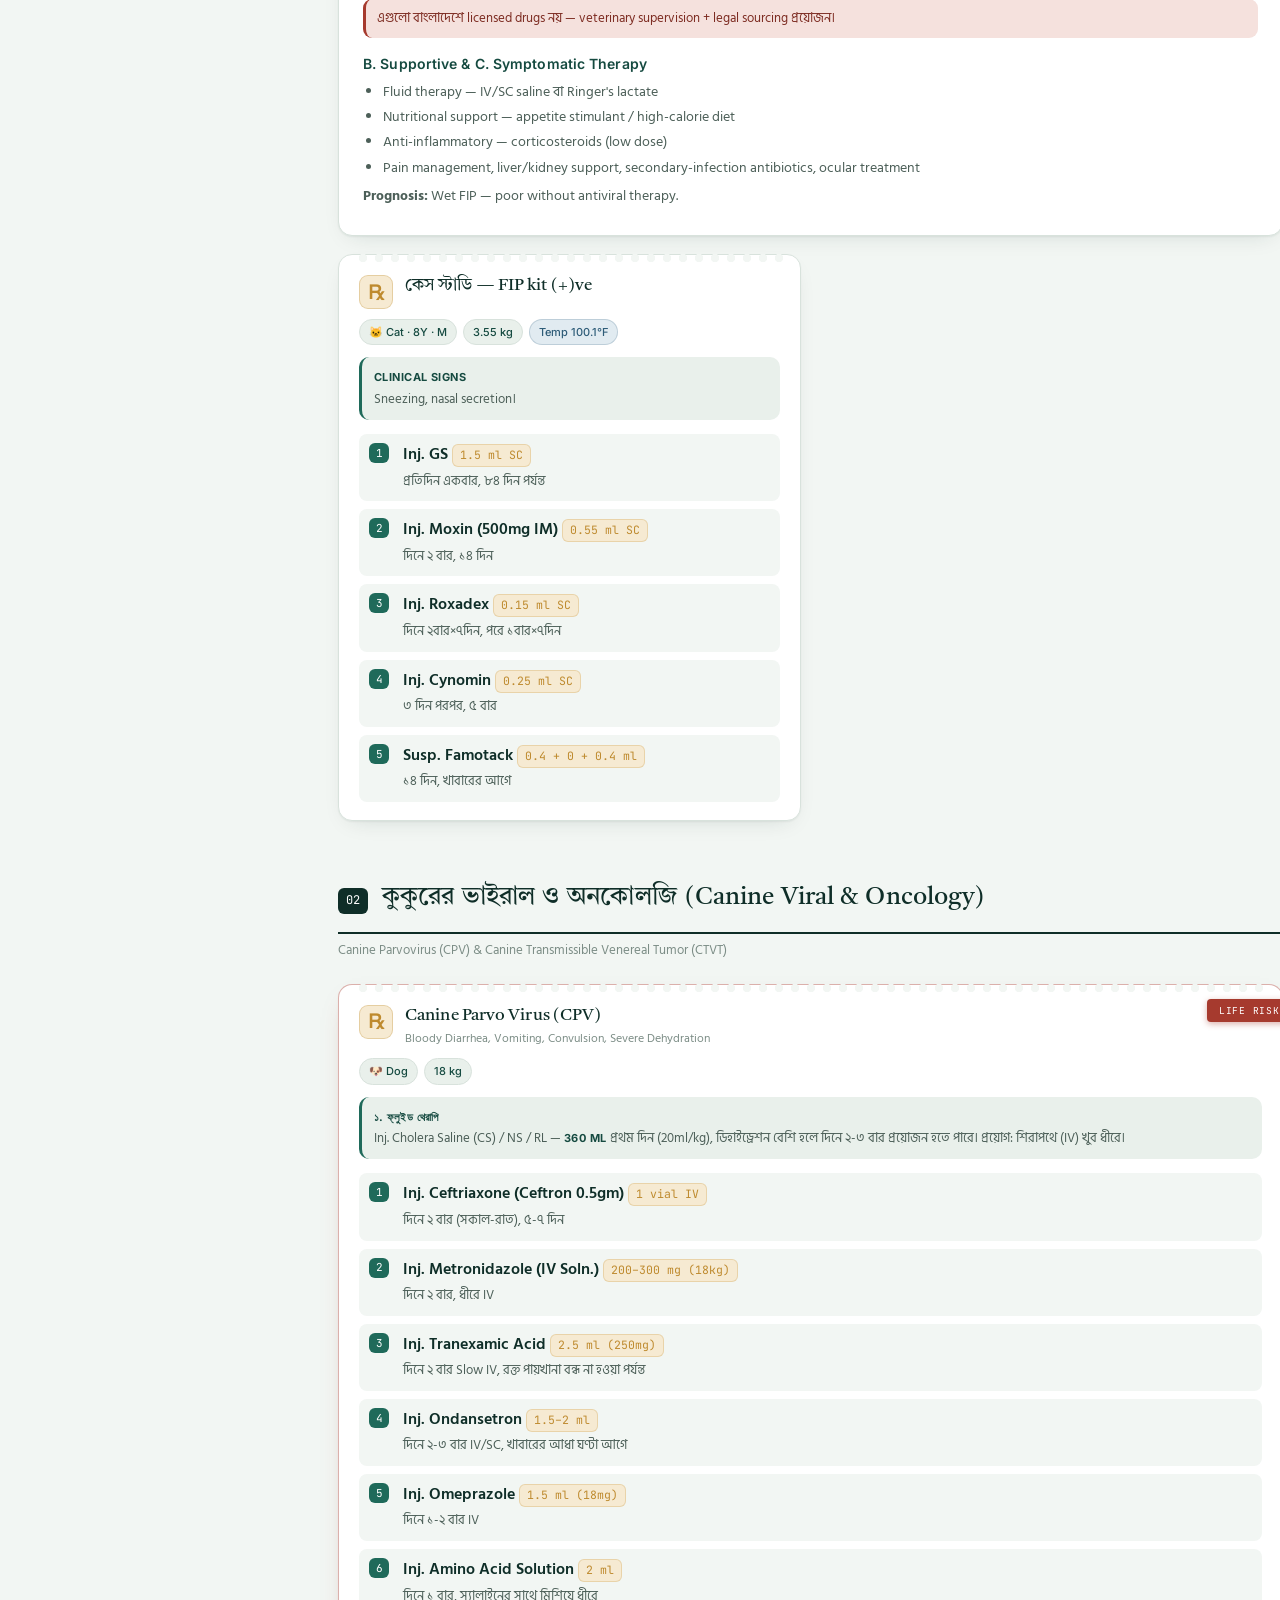
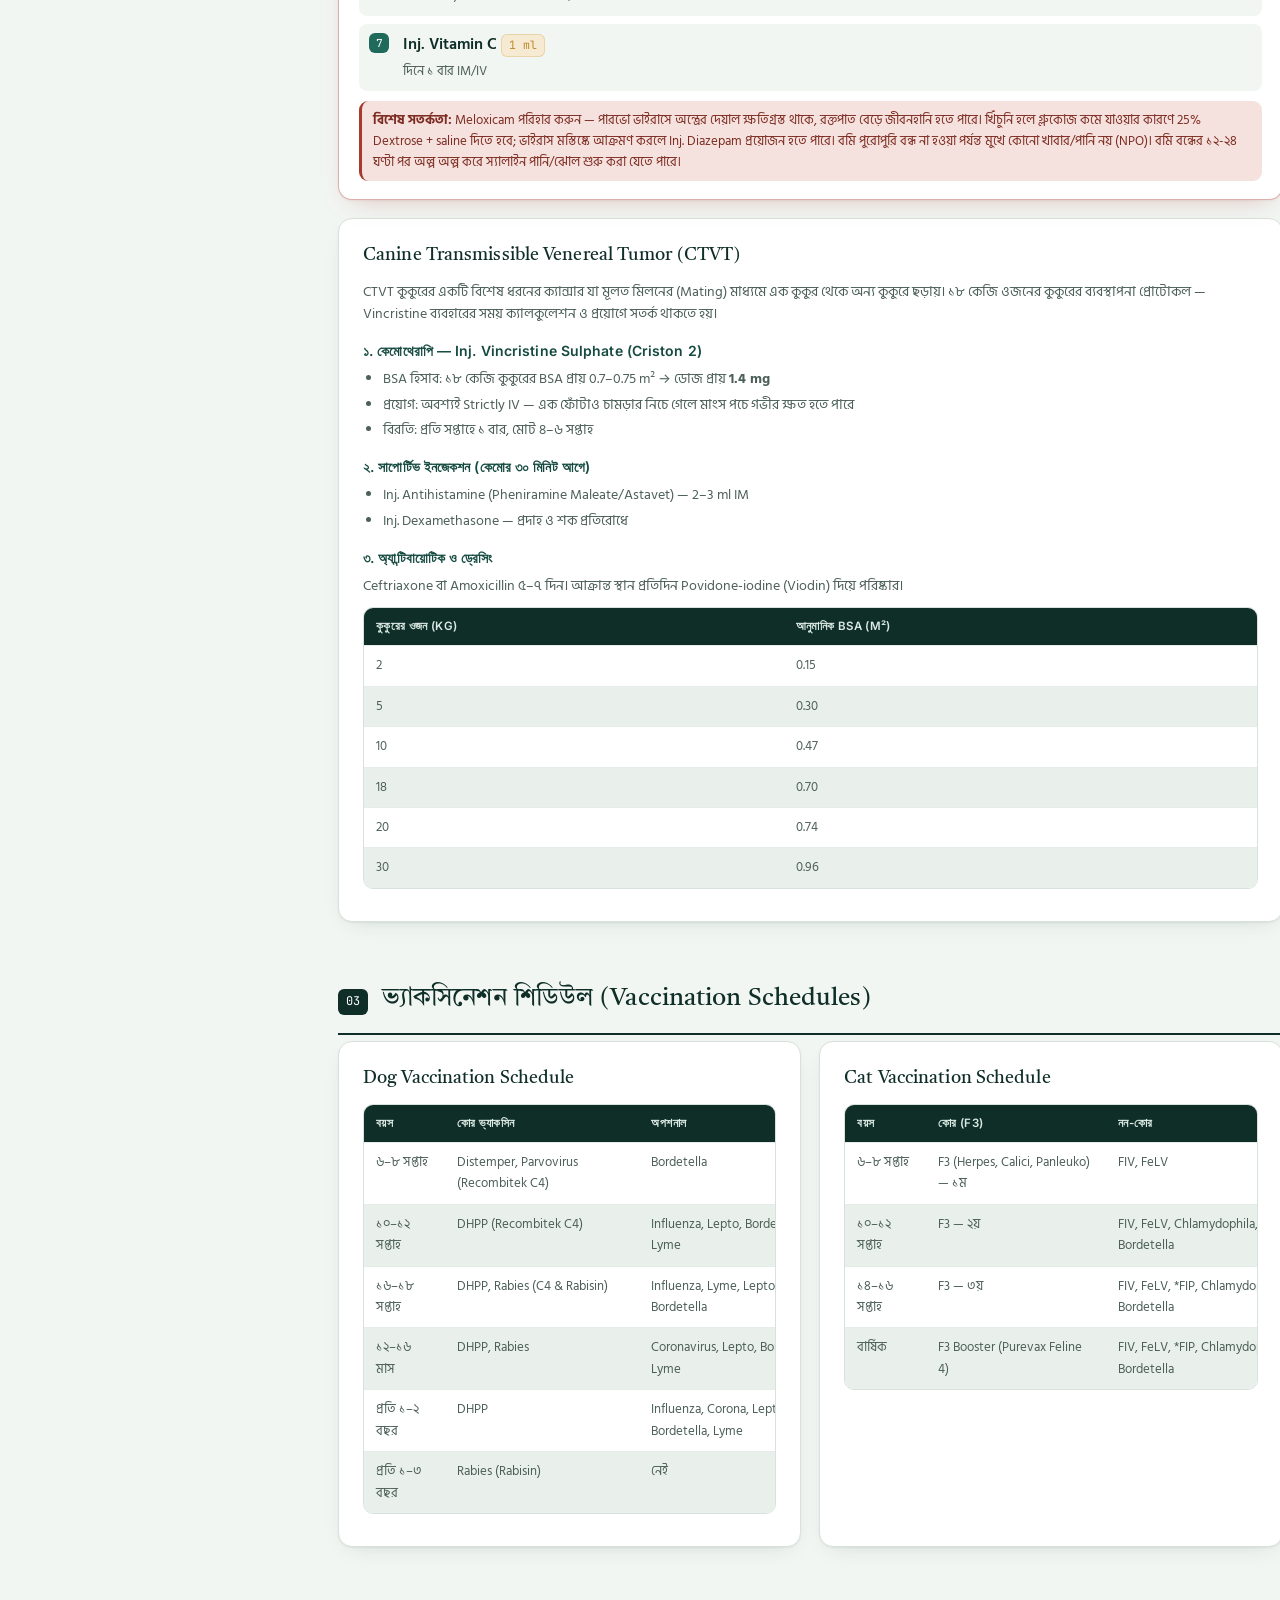
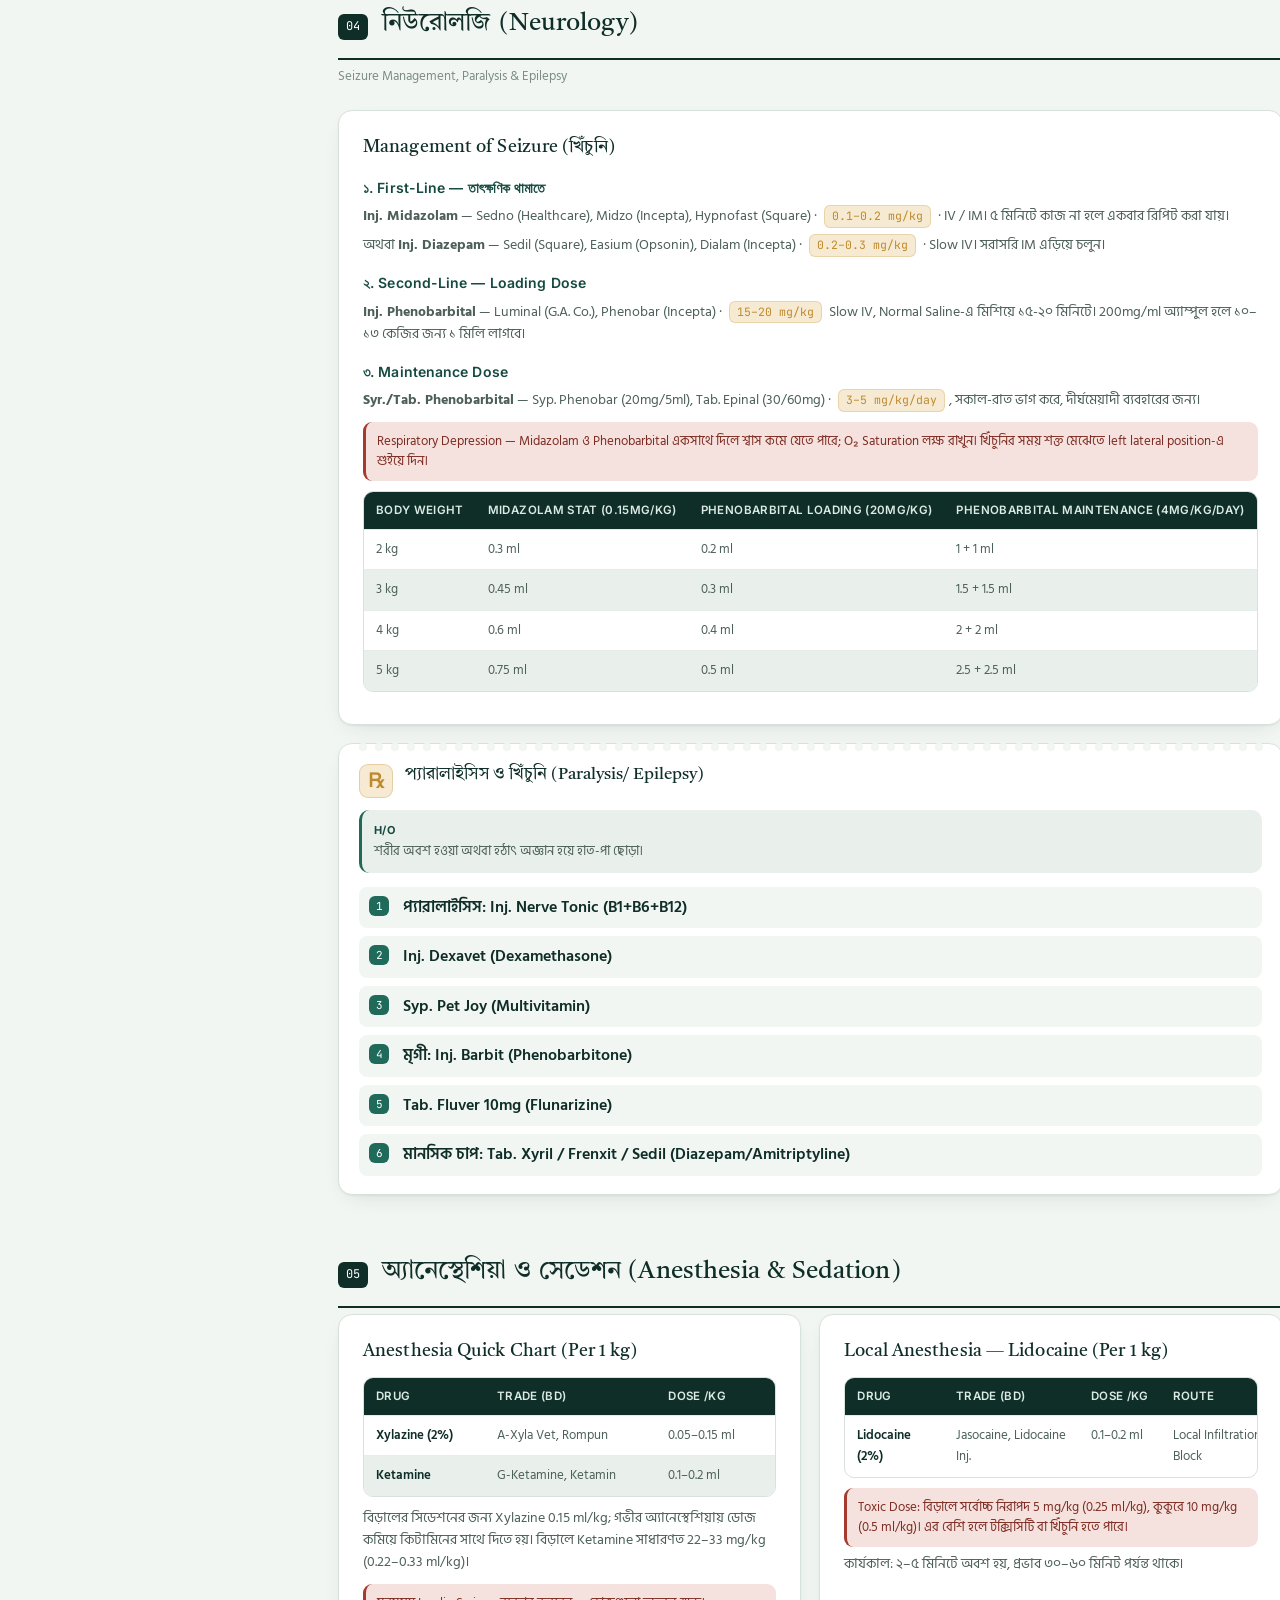
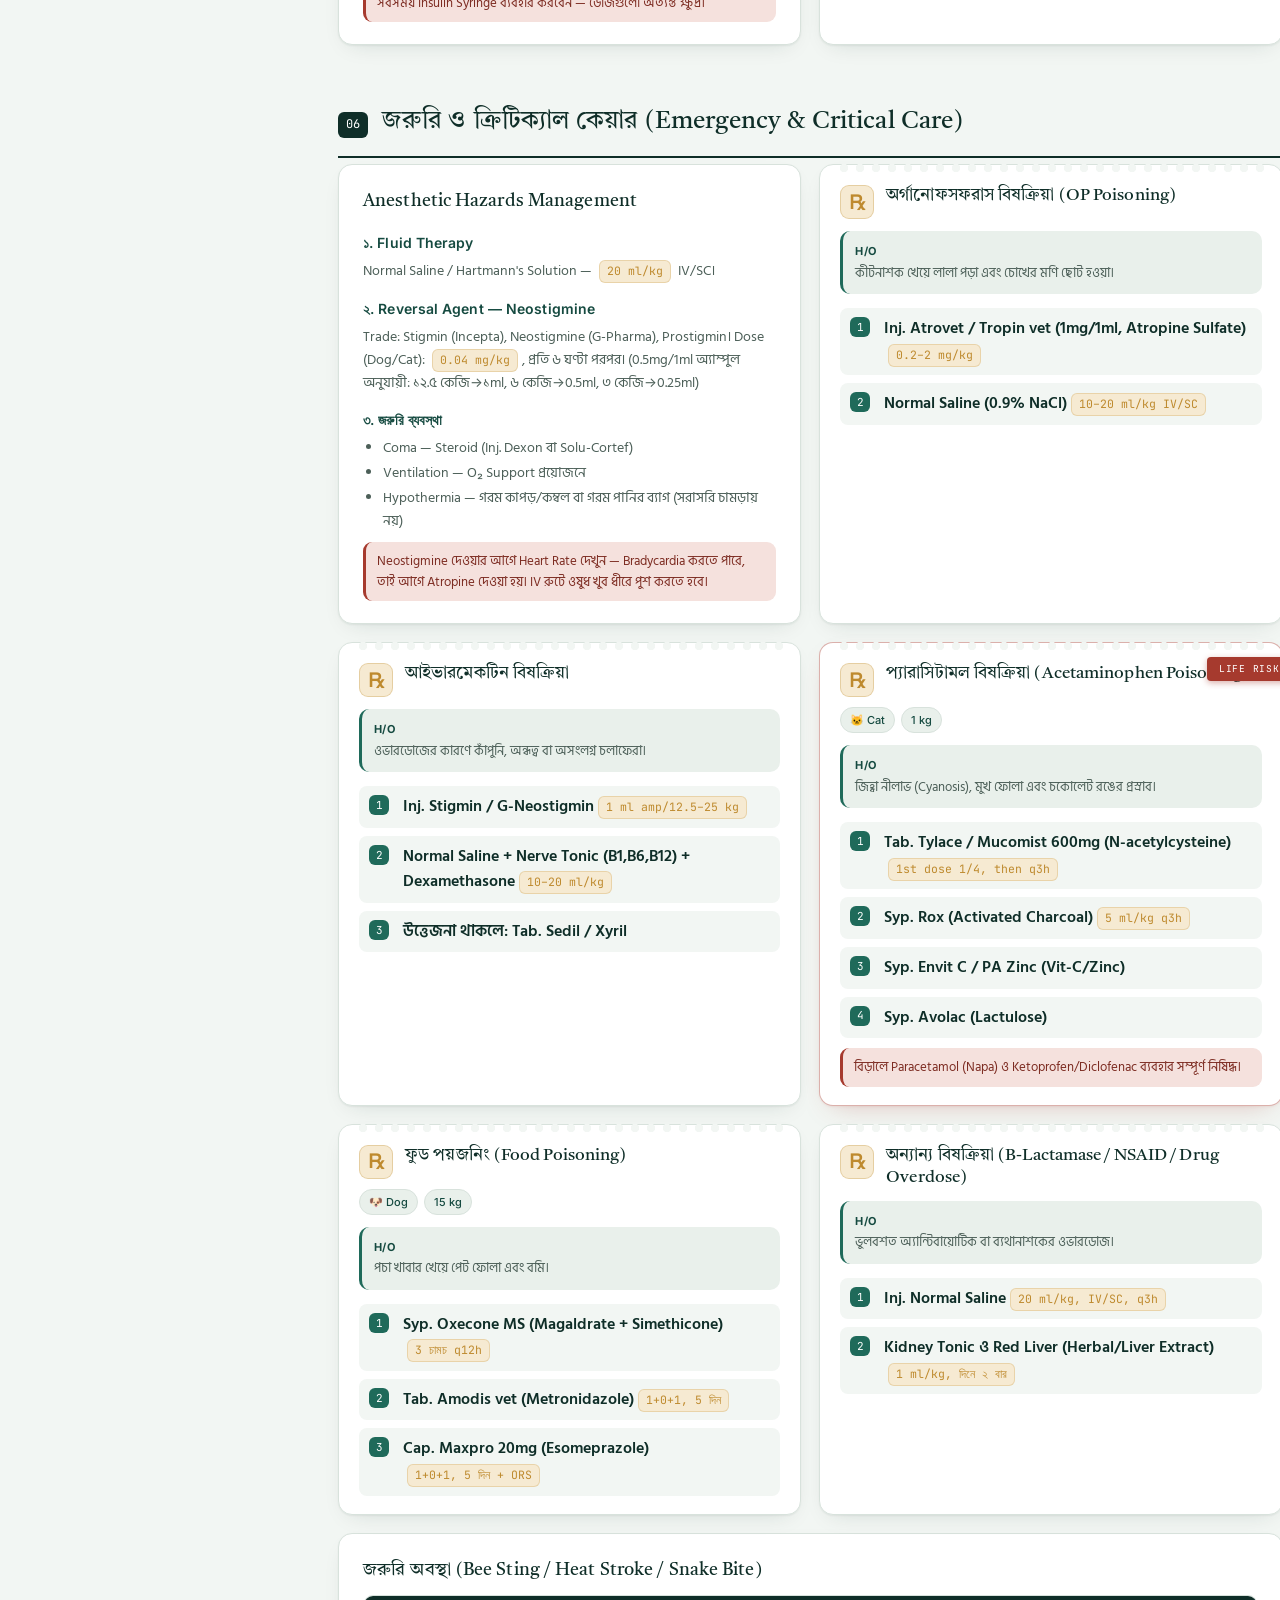
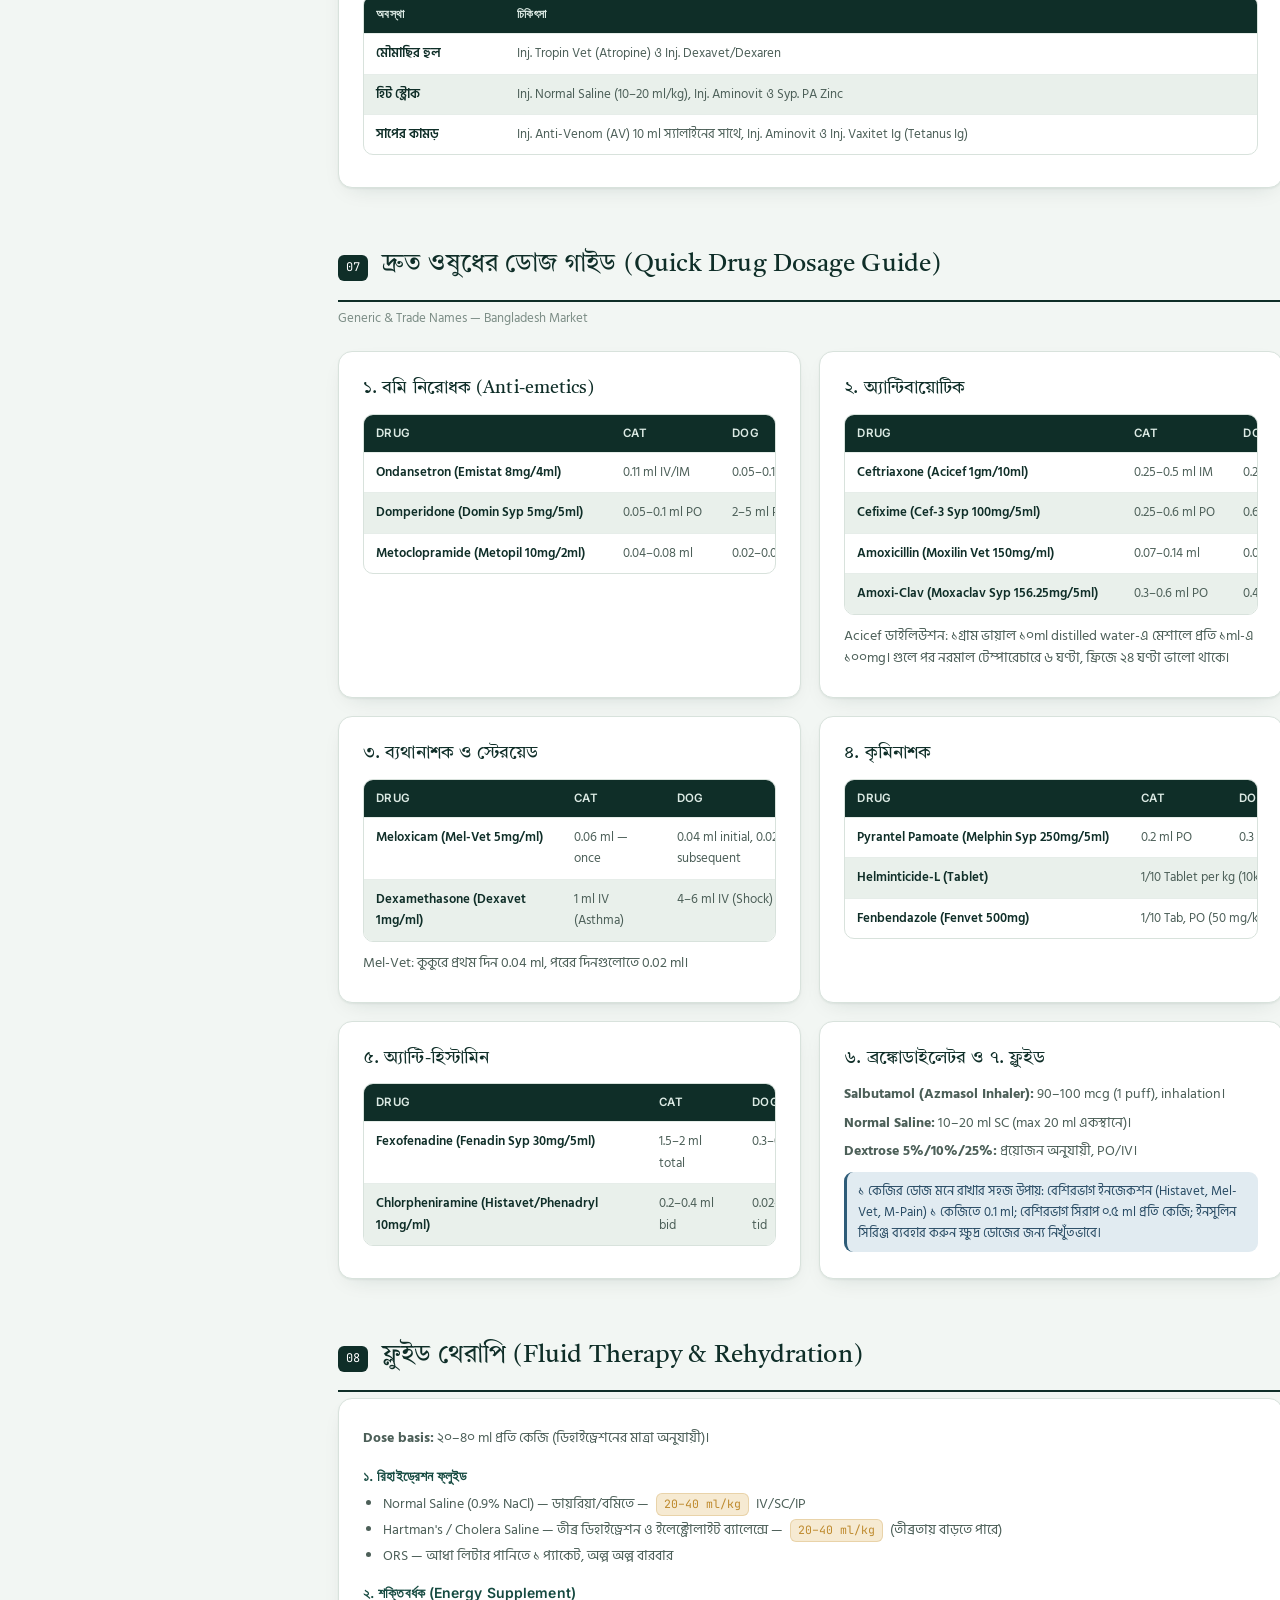
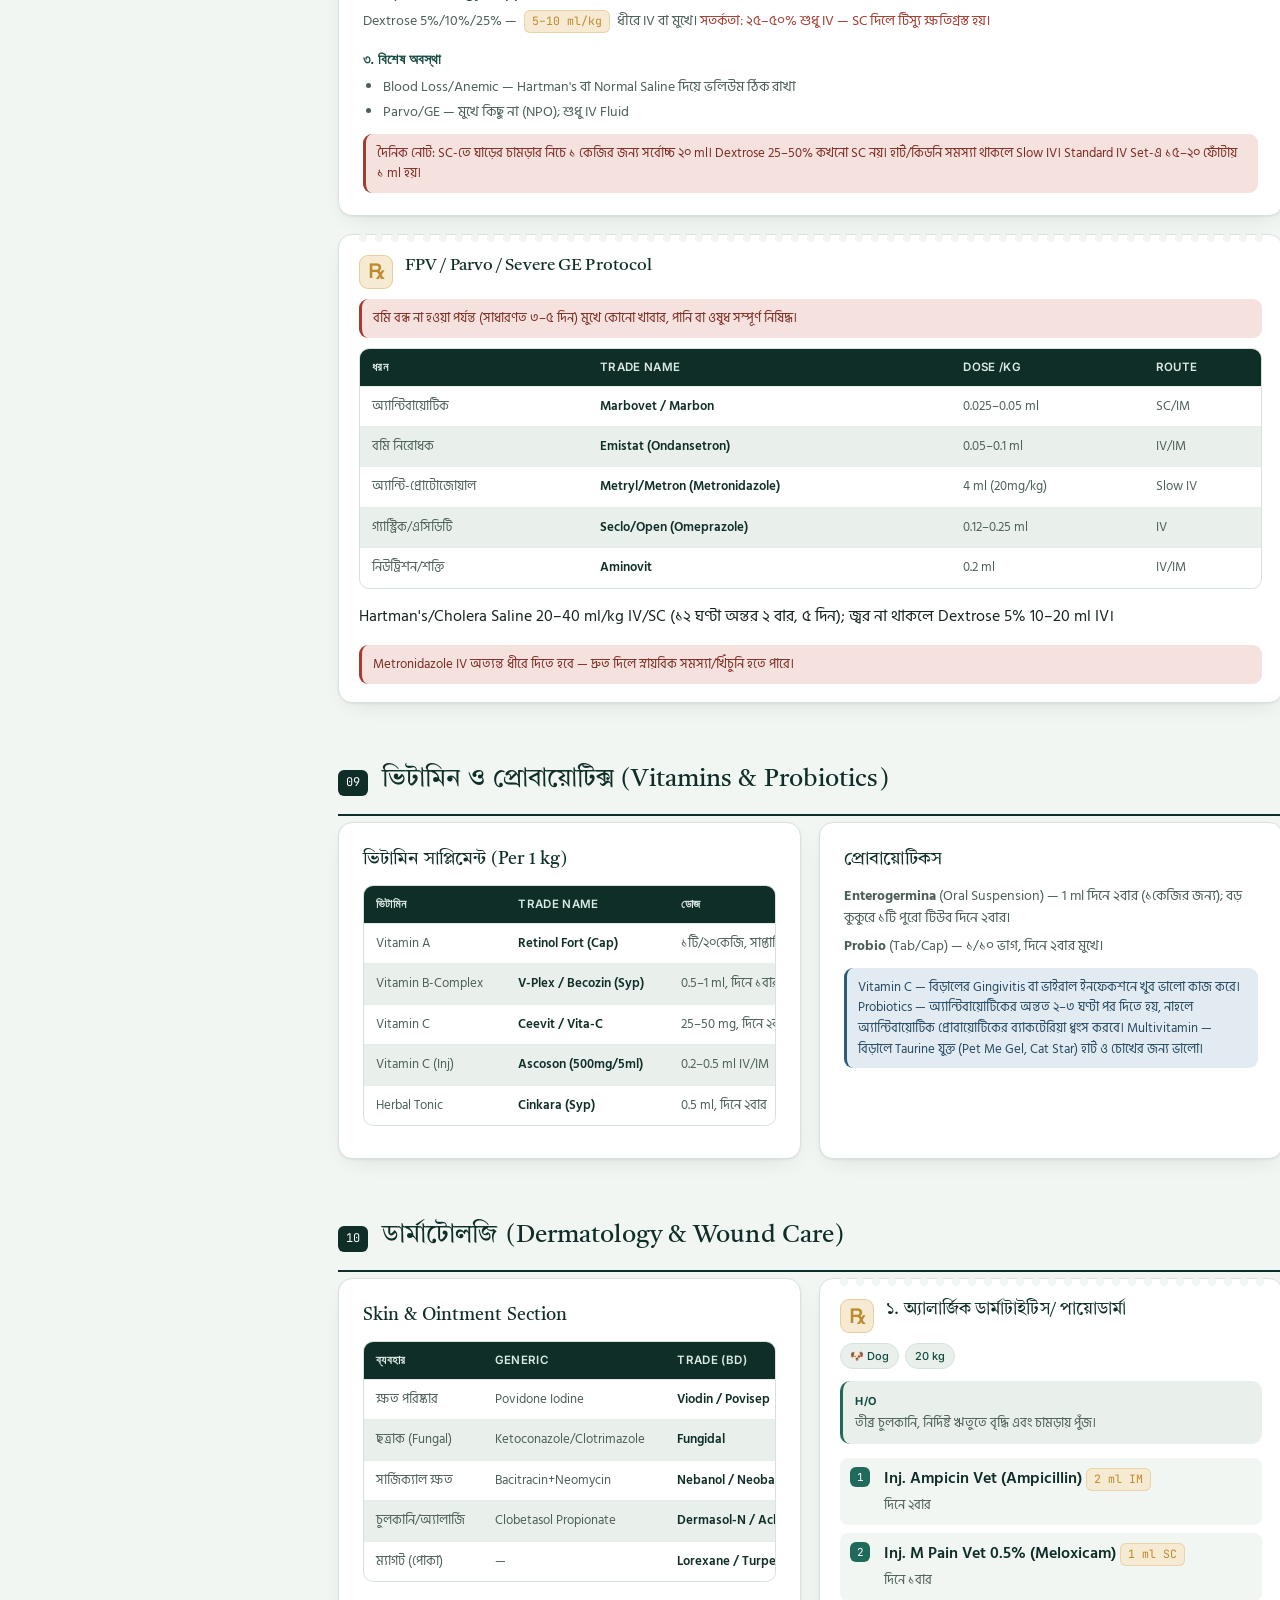
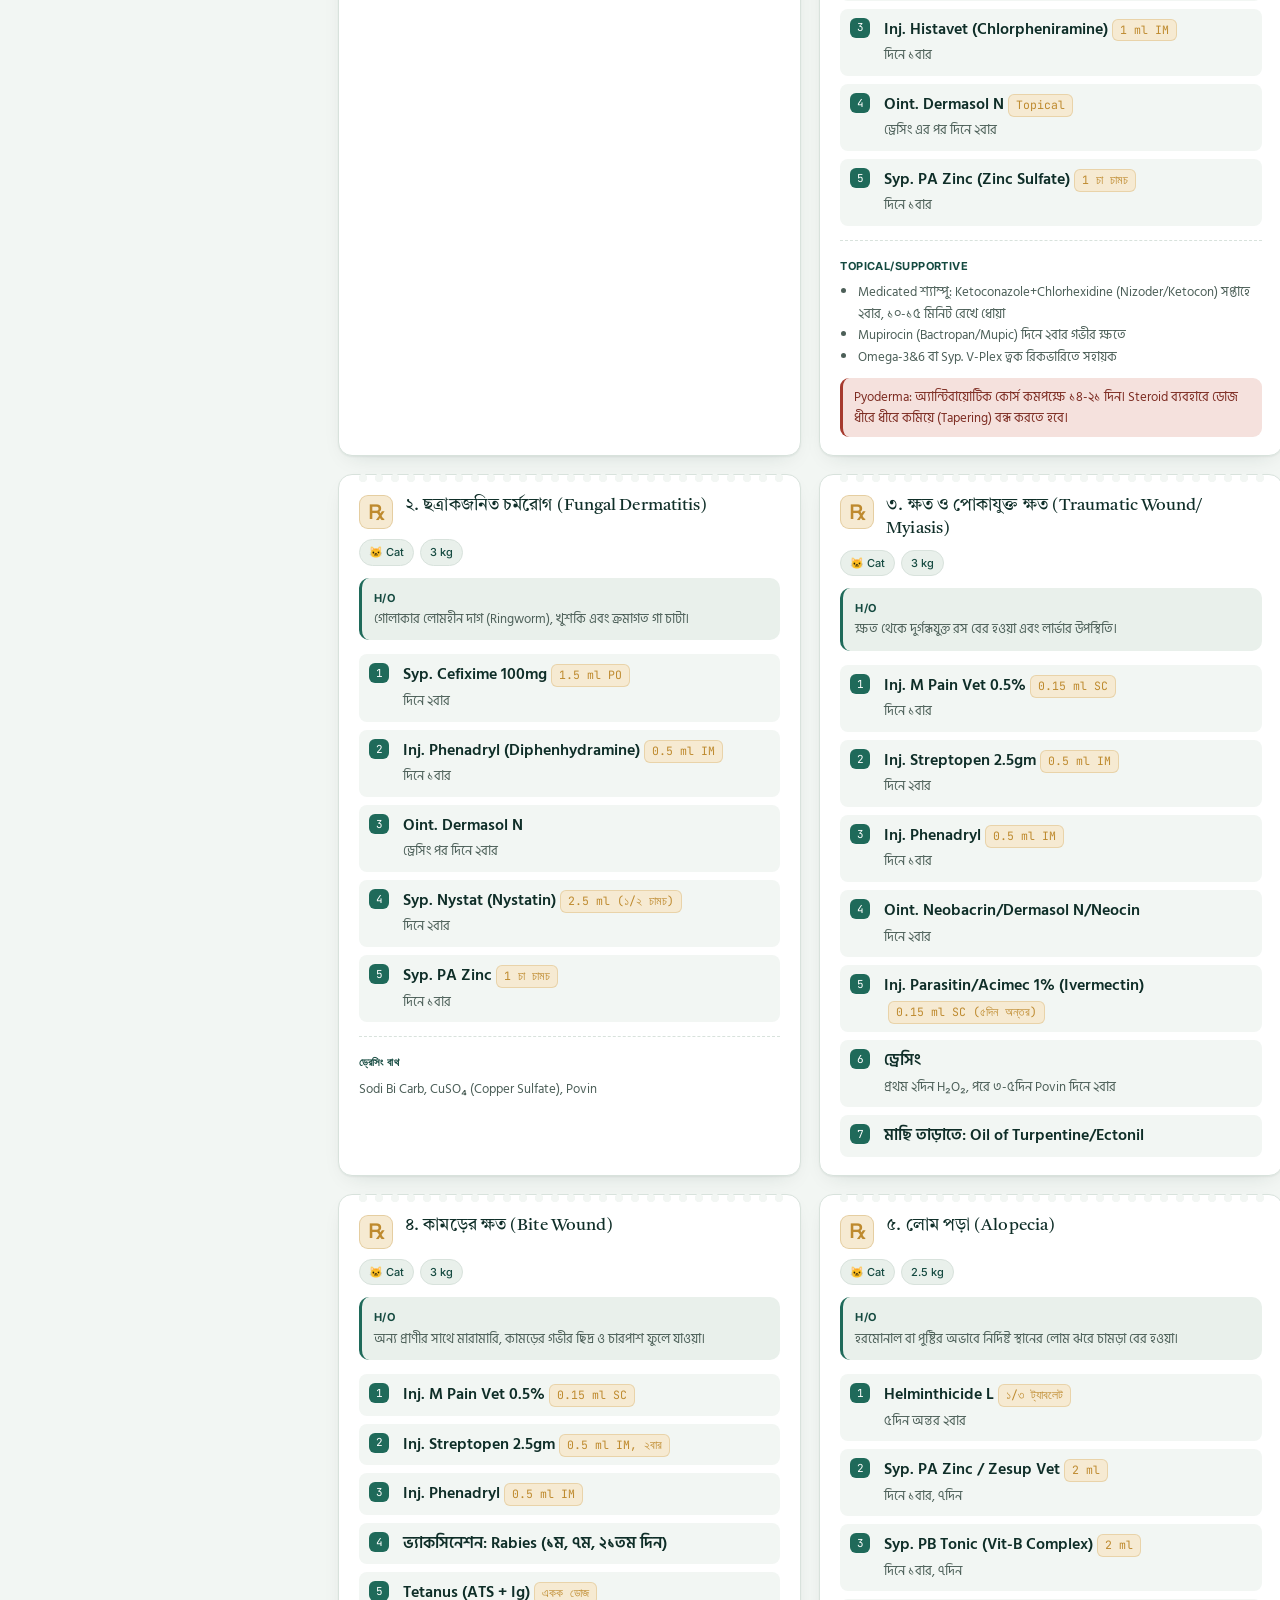
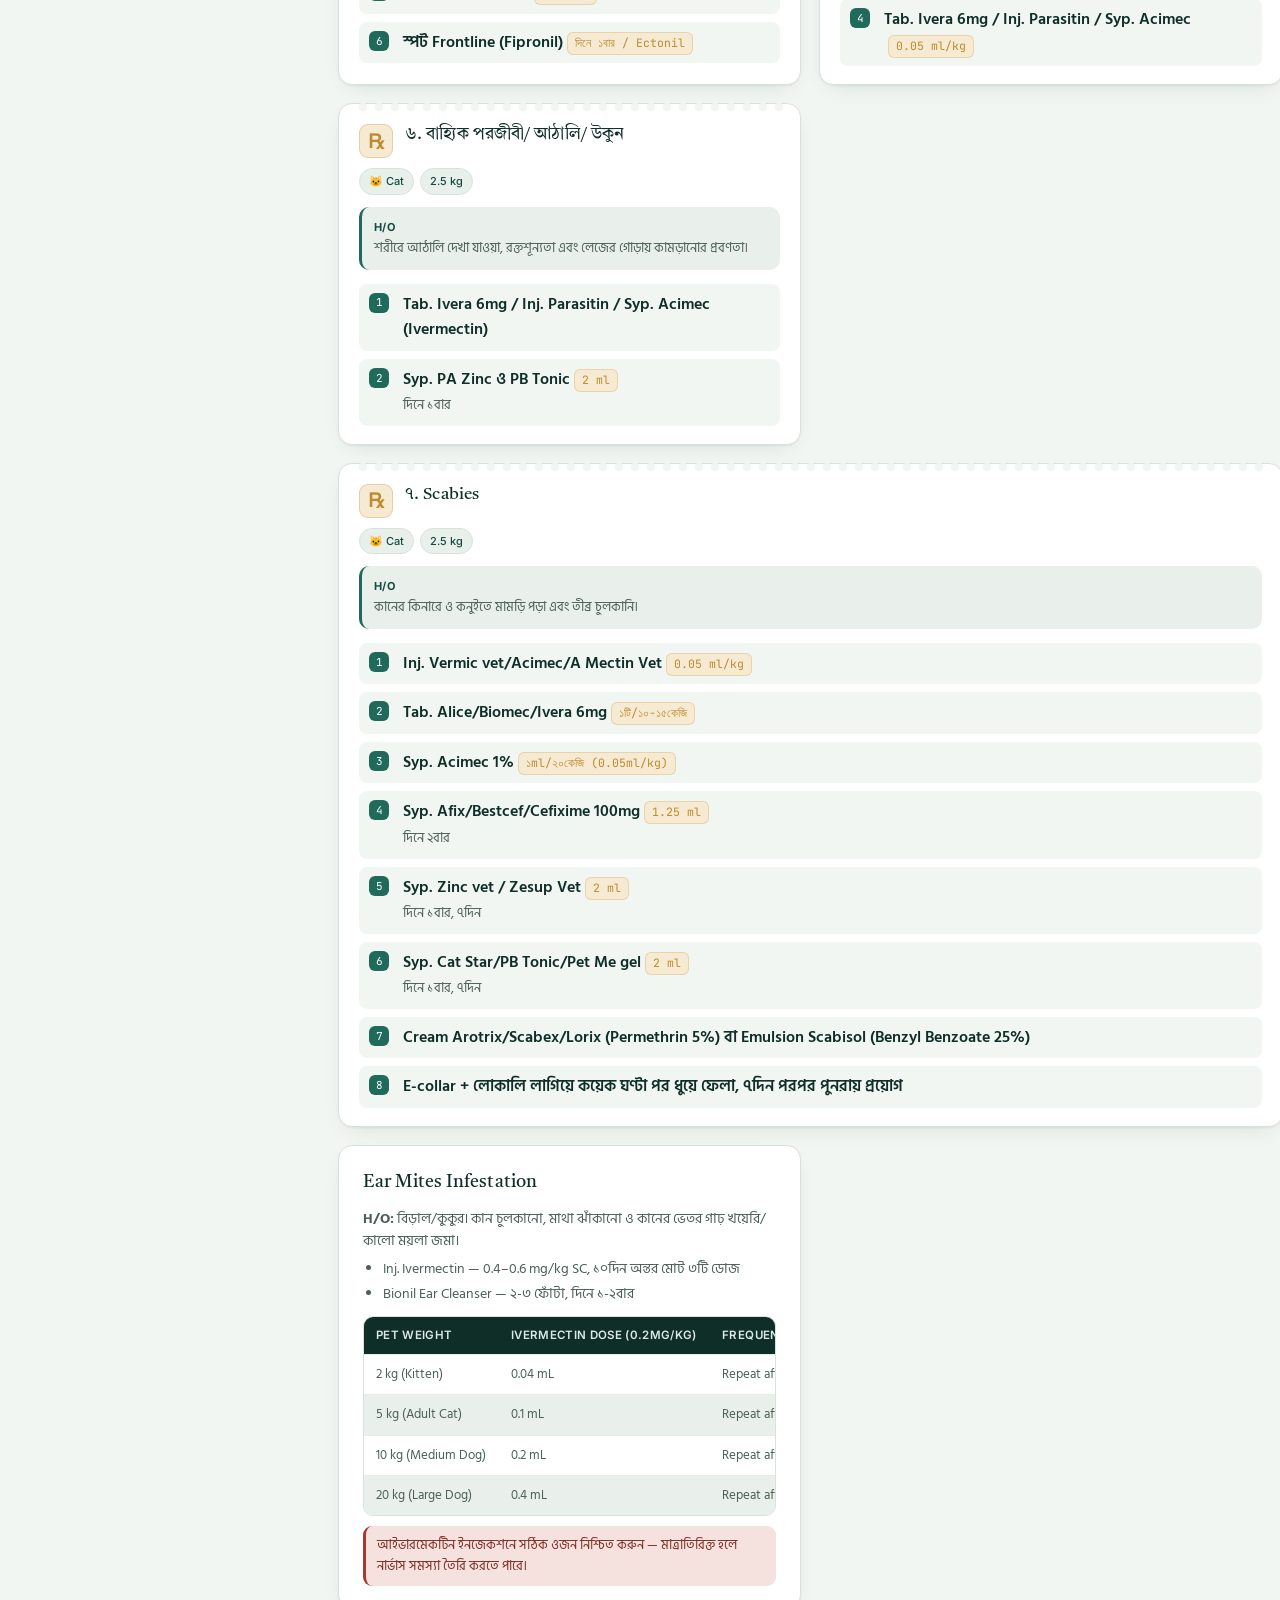
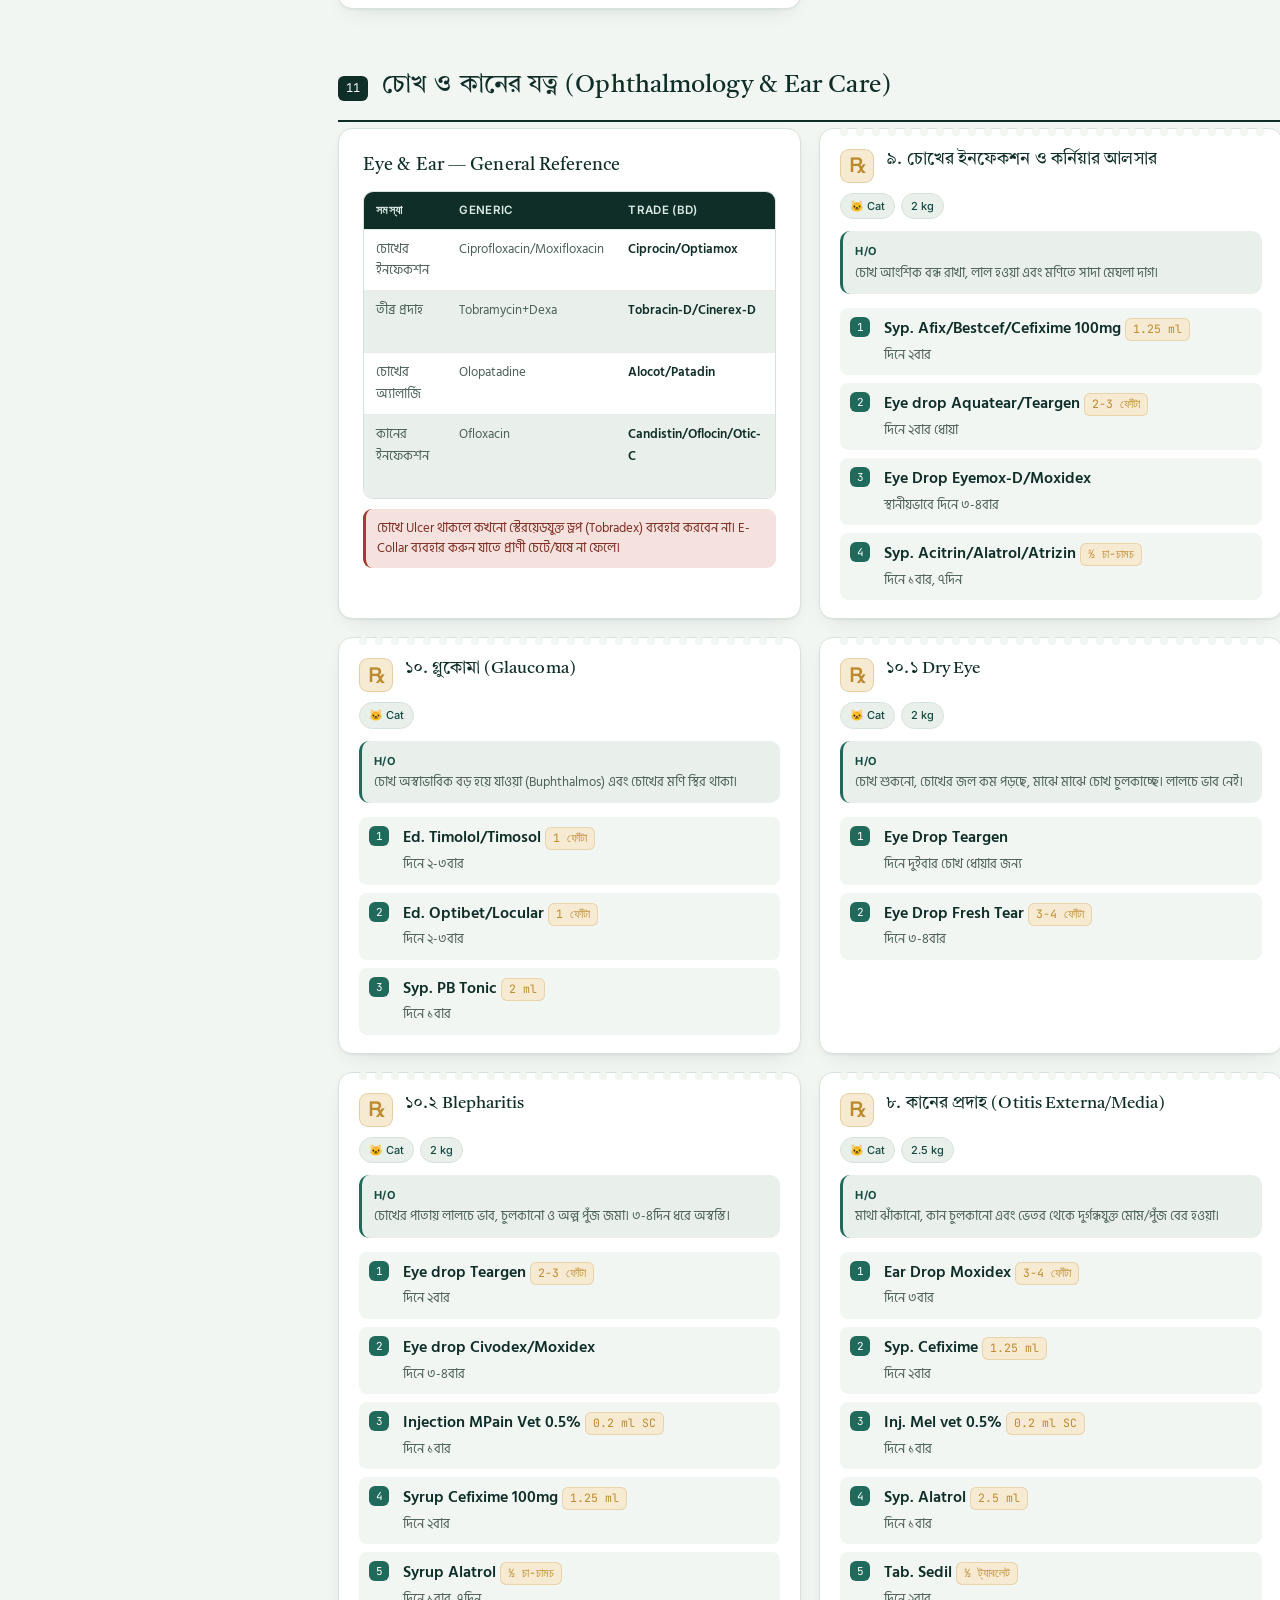
<file: small-problems-solutions.html>
<!DOCTYPE html>
<html lang="bn">
<head>
<meta charset="UTF-8">
<meta name="viewport" content="width=device-width, initial-scale=1.0">
<title>DoseMaster — Small Animal Rx Reference</title>
<link rel="preconnect" href="https://fonts.googleapis.com">
<link rel="preconnect" href="https://fonts.gstatic.com" crossorigin>
<link href="https://fonts.googleapis.com/css2?family=Fraunces:opsz,wght@9..144,400;9..144,500;9..144,600;9..144,700&family=Tiro+Bangla&family=Hind+Siliguri:wght@400;500;600;700&family=Inter:wght@400;500;600;700&family=JetBrains+Mono:wght@500&display=swap" rel="stylesheet">
<style>
  :root{
    --bg:#F2F6F3;
    --surface:#FFFFFF;
    --surface-alt:#E9F0EB;
    --ink:#15231F;
    --ink-soft:#4C5F58;
    --ink-faint:#7C8D86;
    --teal-900:#0F2E28;
    --teal-700:#154A40;
    --teal-500:#1F6A5A;
    --teal-100:#DCEAE4;
    --amber:#BE8A2E;
    --amber-100:#F6EAD2;
    --red:#A63A2E;
    --red-100:#F5E1DD;
    --blue:#2E5C78;
    --blue-100:#E1EBF1;
    --line:#D8E2DC;
    --line-soft:#E6EDE9;
    --radius:14px;
    --shadow: 0 1px 2px rgba(15,46,40,.06), 0 8px 24px -12px rgba(15,46,40,.18);
  }
  *{box-sizing:border-box;}
  html{scroll-behavior:smooth;}
  body{
    margin:0;
    background:var(--bg);
    color:var(--ink);
    font-family:'Hind Siliguri','Inter',sans-serif;
    font-size:15.5px;
    line-height:1.65;
  }
  .en{font-family:'Inter',sans-serif;}
  h1,h2,h3,h4{font-family:'Tiro Bangla','Fraunces',serif; font-weight:400; margin:0; color:var(--teal-900); letter-spacing:.1px;}
  .head-en{font-family:'Fraunces',serif;}
  a{color:inherit;}
  .mono{font-family:'JetBrains Mono',monospace;}

  /* ---------- layout shell ---------- */
  .shell{display:grid; grid-template-columns:290px 1fr; min-height:100vh;}
  .sidebar{
    position:sticky; top:0; height:100vh; overflow-y:auto;
    background:var(--teal-900); color:#DCEAE4;
    padding:22px 16px 60px;
    border-right:1px solid rgba(255,255,255,.06);
  }
  .sidebar::-webkit-scrollbar{width:8px;}
  .sidebar::-webkit-scrollbar-thumb{background:rgba(255,255,255,.15); border-radius:8px;}

  .brand{display:flex; align-items:center; gap:10px; padding:2px 6px 18px; border-bottom:1px solid rgba(255,255,255,.1); margin-bottom:16px;}
  .brand-mark{
    width:38px; height:38px; border-radius:10px; background:linear-gradient(160deg,var(--amber),#8f611c);
    display:flex; align-items:center; justify-content:center; font-family:'Fraunces',serif; font-size:20px; color:#1c1206; flex:none;
  }
  .brand-text .t1{font-family:'Fraunces',serif; font-size:19px; color:#fff; line-height:1.1;}
  .brand-text .t2{font-size:11px; color:#9FC0B4; letter-spacing:.06em; text-transform:uppercase;}

  .search-wrap{position:relative; margin-bottom:18px;}
  #search{
    width:100%; padding:10px 12px 10px 34px; border-radius:10px; border:1px solid rgba(255,255,255,.14);
    background:rgba(255,255,255,.06); color:#fff; font-family:'Hind Siliguri',sans-serif; font-size:13.5px; outline:none;
  }
  #search::placeholder{color:#8AA79C;}
  #search:focus{border-color:var(--amber);}
  .search-wrap svg{position:absolute; left:11px; top:50%; transform:translateY(-50%); opacity:.6;}
  #searchInfo{font-size:11px; color:#8AA79C; margin:-12px 0 14px 2px; display:none;}

  nav.groups{display:flex; flex-direction:column; gap:2px;}
  .group-title{
    display:flex; align-items:center; gap:8px; width:100%; text-align:left; background:none; border:none;
    color:#CFE3DA; font-family:'Hind Siliguri',sans-serif; font-weight:600; font-size:13px; padding:9px 8px;
    border-radius:8px; cursor:pointer;
  }
  .group-title:hover{background:rgba(255,255,255,.06);}
  .group-title .num{font-family:'JetBrains Mono',monospace; font-size:10.5px; color:var(--amber); width:18px; flex:none;}
  .group-title .chev{margin-left:auto; transition:transform .2s ease; opacity:.6; flex:none;}
  .group.open .chev{transform:rotate(90deg);}
  .group-items{max-height:0; overflow:hidden; transition:max-height .25s ease;}
  .group.open .group-items{max-height:900px;}
  .group-items a{
    display:block; padding:6px 10px 6px 34px; font-size:12.5px; color:#A9C7BB; text-decoration:none;
    border-radius:7px;
  }
  .group-items a:hover{color:#fff; background:rgba(255,255,255,.06);}
  .group-items a.active{color:#fff; background:rgba(190,138,46,.22);}

  .sidebar-foot{margin-top:26px; padding-top:16px; border-top:1px solid rgba(255,255,255,.1); font-size:11px; color:#7FA093;}

  /* ---------- main ---------- */
  main{padding:0;}
  .hero{
    padding:46px 48px 34px; background:
      radial-gradient(1100px 380px at 85% -20%, rgba(190,138,46,.12), transparent 60%),
      var(--surface);
    border-bottom:1px solid var(--line);
  }
  .hero .eyebrow{font-family:'JetBrains Mono',monospace; font-size:11px; letter-spacing:.14em; text-transform:uppercase; color:var(--amber); margin-bottom:10px;}
  .hero h1{font-size:38px; color:var(--teal-900); margin-bottom:8px;}
  .hero h1 .bn{font-family:'Tiro Bangla',serif;}
  .hero p{max-width:640px; color:var(--ink-soft); font-size:15px; margin-top:6px;}
  .hero-stats{display:flex; gap:26px; margin-top:26px; flex-wrap:wrap;}
  .hstat{border-left:2px solid var(--amber); padding-left:12px;}
  .hstat .n{font-family:'Fraunces',serif; font-size:26px; color:var(--teal-900); line-height:1;}
  .hstat .l{font-size:11.5px; color:var(--ink-faint); margin-top:3px;}

  .content{padding:36px 48px 90px; max-width:1180px;}

  .catgroup{margin-bottom:56px;}
  .catgroup-head{display:flex; align-items:baseline; gap:14px; margin-bottom:6px; padding-bottom:14px; border-bottom:2px solid var(--teal-900);}
  .catgroup-head .gi{font-family:'JetBrains Mono',monospace; font-size:12px; color:#fff; background:var(--teal-900); border-radius:6px; padding:3px 8px;}
  .catgroup-head h2{font-size:25px;}
  .catgroup-sub{color:var(--ink-faint); font-size:13px; margin:0 0 22px;}

  .grid{display:grid; grid-template-columns:repeat(auto-fit, minmax(360px,1fr)); gap:18px;}
  .grid.full{grid-template-columns:1fr;}

  /* ---------- Rx card (signature element) ---------- */
  .rx-card{
    position:relative; background:var(--surface); border:1px solid var(--line);
    border-radius:var(--radius); box-shadow:var(--shadow); padding:20px 20px 18px;
    scroll-margin-top:20px;
  }
  .rx-card::before{
    content:""; position:absolute; top:-1px; left:16px; right:16px; height:8px;
    background-image: radial-gradient(circle 4px, var(--bg) 4px, transparent 4.5px);
    background-size: 16px 16px; background-position: 0 -4px; background-repeat:repeat-x;
  }
  .rx-card.critical{border-color:rgba(166,58,46,.4); box-shadow:0 1px 2px rgba(166,58,46,.08), 0 10px 26px -14px rgba(166,58,46,.35);}
  .rx-card.critical::after{
    content:"LIFE RISK"; position:absolute; top:14px; right:-8px; background:var(--red); color:#fff;
    font-family:'JetBrains Mono',monospace; font-size:9.5px; letter-spacing:.08em; padding:4px 10px 4px 12px;
    border-radius:4px 0 0 4px; box-shadow:0 2px 6px rgba(166,58,46,.4);
  }
  .rx-head{display:flex; align-items:flex-start; gap:12px; margin-bottom:10px;}
  .rx-mark{
    flex:none; width:34px; height:34px; border-radius:9px; background:var(--amber-100); color:var(--amber);
    display:flex; align-items:center; justify-content:center; font-family:'Fraunces',serif; font-size:19px; font-weight:600;
    border:1px solid rgba(190,138,46,.3);
  }
  .rx-title h3{font-size:17px; color:var(--teal-900); line-height:1.3;}
  .rx-title .rx-sub{font-size:12px; color:var(--ink-faint); margin-top:2px;}
  .chips{display:flex; gap:6px; flex-wrap:wrap; margin-top:8px;}
  .chip{
    font-size:11px; padding:3px 9px; border-radius:999px; background:var(--surface-alt); color:var(--teal-700);
    border:1px solid var(--line); font-family:'Inter',sans-serif; font-weight:500;
  }
  .chip.warn{background:var(--red-100); color:var(--red); border-color:rgba(166,58,46,.25);}
  .chip.temp{background:var(--blue-100); color:var(--blue); border-color:rgba(46,92,120,.2);}

  .rx-history{
    font-size:13px; color:var(--ink-soft); background:var(--surface-alt); border-radius:10px; padding:10px 12px;
    margin:12px 0 14px; border-left:3px solid var(--teal-500);
  }
  .rx-history b{color:var(--teal-700); font-family:'Inter',sans-serif; font-size:11px; text-transform:uppercase; letter-spacing:.04em;}

  ol.rx-list{list-style:none; margin:0; padding:0; counter-reset:rxstep; display:flex; flex-direction:column; gap:8px;}
  ol.rx-list li{
    counter-increment:rxstep; display:grid; grid-template-columns:24px 1fr; gap:10px; align-items:start;
    padding:8px 10px; border-radius:8px; background:var(--bg);
  }
  ol.rx-list li::before{
    content:counter(rxstep); font-family:'JetBrains Mono',monospace; font-size:11px; color:#fff;
    background:var(--teal-500); width:20px; height:20px; border-radius:6px; display:flex; align-items:center; justify-content:center; margin-top:1px;
  }
  .rx-drug{font-weight:600; color:var(--teal-900);}
  .rx-dose{
    display:inline-block; font-family:'JetBrains Mono',monospace; font-size:11.5px; color:var(--amber); background:var(--amber-100);
    padding:1px 7px; border-radius:6px; margin:0 4px; border:1px solid rgba(190,138,46,.25);
  }
  .rx-freq{color:var(--ink-soft); font-size:13px;}

  .rx-foot{margin-top:14px; padding-top:12px; border-top:1px dashed var(--line);}
  .rx-foot b{color:var(--teal-700); font-family:'Inter',sans-serif; font-size:11px; text-transform:uppercase; letter-spacing:.04em;}
  .rx-foot p{margin:4px 0 0; font-size:13px; color:var(--ink-soft);}
  .rx-foot ul{margin:4px 0 0; padding-left:18px; font-size:13px; color:var(--ink-soft);}

  .note-box{
    margin-top:10px; font-size:12.5px; background:var(--blue-100); color:#274a63; border-radius:9px; padding:9px 11px;
    border-left:3px solid var(--blue);
  }
  .warn-box{
    margin-top:10px; font-size:12.5px; background:var(--red-100); color:#7d2c22; border-radius:9px; padding:9px 11px;
    border-left:3px solid var(--red);
  }

  /* ---------- plain info card ---------- */
  .info-card{background:var(--surface); border:1px solid var(--line); border-radius:var(--radius); box-shadow:var(--shadow); padding:22px 24px; scroll-margin-top:20px;}
  .info-card h3{font-size:18px; margin-bottom:10px; color:var(--teal-900);}
  .info-card h4{font-size:14px; color:var(--teal-700); margin:14px 0 6px; font-family:'Inter',sans-serif; font-weight:600;}
  .info-card p{margin:6px 0; font-size:13.5px; color:var(--ink-soft);}
  .info-card ul{margin:6px 0; padding-left:20px; font-size:13.5px; color:var(--ink-soft);}
  .info-card li{margin-bottom:3px;}
  .pill-row{display:flex; gap:8px; flex-wrap:wrap; margin:10px 0;}

  /* ---------- tables ---------- */
  .table-wrap{overflow-x:auto; border-radius:10px; border:1px solid var(--line); margin:10px 0;}
  table.dose-table{width:100%; border-collapse:collapse; font-size:13px; min-width:480px;}
  table.dose-table th{
    background:var(--teal-900); color:#DCEAE4; text-align:left; padding:9px 12px; font-family:'Inter',sans-serif;
    font-weight:600; font-size:11.5px; text-transform:uppercase; letter-spacing:.03em; white-space:nowrap;
  }
  table.dose-table td{padding:9px 12px; border-top:1px solid var(--line-soft); color:var(--ink-soft); vertical-align:top;}
  table.dose-table tr:nth-child(even) td{background:var(--surface-alt);}
  table.dose-table td.drug{color:var(--teal-900); font-weight:600;}
  table.dose-table td .dose{font-family:'JetBrains Mono',monospace; font-size:11.5px; color:var(--amber);}

  /* pathway diagram */
  .pathway{display:flex; flex-direction:column; align-items:flex-start; gap:0; margin:14px 0;}
  .pathway .pnode{background:var(--teal-900); color:#fff; padding:9px 16px; border-radius:8px; font-size:13px; font-weight:600;}
  .pathway .parrow{color:var(--amber); font-size:18px; padding:2px 0 2px 20px;}

  .divider{height:1px; background:var(--line); margin:26px 0;}

  footer.pagefoot{padding:30px 48px 60px; color:var(--ink-faint); font-size:12px; border-top:1px solid var(--line);}

  @media (max-width: 880px){
    .shell{grid-template-columns:1fr;}
    .sidebar{position:relative; height:auto; max-height:340px;}
    .hero, .content{padding-left:20px; padding-right:20px;}
  }
  .hidden{display:none !important;}
</style>
</head>
<body>
<div class="shell">

  <aside class="sidebar">
    <div class="brand">
      <div class="brand-mark">℞</div>
      <div class="brand-text">
        <div class="t1">DoseMaster</div>
        <div class="t2">Small Animal Rx</div>
      </div>
    </div>

    <div class="search-wrap">
      <svg width="14" height="14" viewBox="0 0 24 24" fill="none" stroke="#8AA79C" stroke-width="2"><circle cx="11" cy="11" r="7"/><path d="M21 21l-4.3-4.3"/></svg>
      <input id="search" type="text" placeholder="Search drug, disease, ওষুধ...">
    </div>
    <div id="searchInfo"></div>

    <nav class="groups" id="groups"></nav>

    <div class="sidebar-foot">
      DoseMaster · Bangladesh field reference<br>Compiled for clinical use only
    </div>
  </aside>

  <main>
    <div class="hero">
      <div class="eyebrow">Veterinary Clinical Reference · Cat &amp; Dog</div>
      <h1><span class="head-en">DoseMaster</span> <span class="bn">— ছোট প্রাণীর দ্রুত চিকিৎসা নির্দেশিকা</span></h1>
      <p>বিড়াল ও কুকুরের সাধারণ রোগ, জরুরি অবস্থা এবং ওজন-ভিত্তিক ডোজ ক্যালকুলেশনের একটি বাংলাদেশ-কেন্দ্রিক দ্রুত রেফারেন্স। প্রতিটি কেস হিস্ট্রি, চিকিৎসা পরিকল্পনা (Rx) এবং ক্লিনিক্যাল নোট সহ সাজানো।</p>
      <div class="hero-stats">
        <div class="hstat"><div class="n">19</div><div class="l">Clinical categories</div></div>
        <div class="hstat"><div class="n">60+</div><div class="l">Cases &amp; drug guides</div></div>
        <div class="hstat"><div class="n">Cat / Dog</div><div class="l">Species covered</div></div>
      </div>
    </div>

    <div class="content" id="content">

<!-- ============================================================ 01 FELINE VIRAL DISEASES ============================================================ -->
<section class="catgroup" data-group="01" id="cat-01">
  <div class="catgroup-head"><span class="gi">01</span><h2>বিড়ালের ভাইরাসজনিত রোগ (Feline Viral Diseases)</h2></div>
  <p class="catgroup-sub">Feline Panleukopenia (FPV) &amp; Feline Infectious Peritonitis (FIP)</p>
  <div class="grid">

    <article class="rx-card critical" id="fpv-case-1" data-title="FPV Case 1 Feline Panleukopenia">
      <div class="rx-head">
        <div class="rx-mark">℞</div>
        <div class="rx-title">
          <h3>Feline Panleukopenia (FPV) — Case 1</h3>
          <div class="rx-sub">FPV Test: Positive (+)</div>
        </div>
      </div>
      <div class="chips">
        <span class="chip">🐱 Cat · Male</span>
        <span class="chip">1.2 kg</span>
        <span class="chip temp">Temp 105.1°F</span>
      </div>
      <div class="rx-history"><b>H/O</b><br>বমি, ডায়রিয়া, খাওয়ার অরুচি ও ২ দিন ধরে দুর্বলতা। পানি কম খাচ্ছে, দুর্বল দেখাচ্ছে। কোনো ভ্যাকসিন রেকর্ড নেই।</div>
      <ol class="rx-list">
        <li><span><span class="rx-drug">Inj. Topecef Vet</span><span class="rx-dose">0.25 ml IM</span><br><span class="rx-freq">প্রতিদিন একবার, ৭ দিন</span></span></li>
        <li><span><span class="rx-drug">Inj. Pantomix 40mg</span><span class="rx-dose">0.4 ml S/C</span><br><span class="rx-freq">প্রতিদিন একবার, ৭ দিন</span></span></li>
        <li><span><span class="rx-drug">Inj. Emistat 8mg</span><span class="rx-dose">0.4 ml IM</span><br><span class="rx-freq">প্রতিদিন দুইবার, ৭ দিন</span></span></li>
        <li><span><span class="rx-drug">Inj. Aminovit Plus Vet</span><span class="rx-dose">0.6 ml S/C</span><br><span class="rx-freq">প্রতিদিন একবার, ৭ দিন</span></span></li>
        <li><span><span class="rx-drug">Inj. Metro IV</span><span class="rx-dose">5 ml IV</span><br><span class="rx-freq">প্রতিদিন একবার, ৭ দিন</span></span></li>
        <li><span><span class="rx-drug">NS / HSV Saline</span><span class="rx-dose">30 ml (10+20) IV/SC</span><br><span class="rx-freq">প্রতিদিন দুইবার, ৭ দিন</span></span></li>
      </ol>
      <div class="rx-foot"><b>Advice</b><p>খাদ্যগ্রহণ ও হাইড্রেশন নিবিড় পর্যবেক্ষণ করতে হবে। ডায়রিয়া/বমি বাড়লে দ্রুত যোগাযোগ করুন।</p></div>
    </article>

    <article class="rx-card" id="fpv-case-2" data-title="FPV Case 2">
      <div class="rx-head">
        <div class="rx-mark">℞</div>
        <div class="rx-title"><h3>FPV — Case 2</h3><div class="rx-sub">Tentative Diagnosis: FPV (+ve)</div></div>
      </div>
      <div class="chips"><span class="chip">🐱 Cat · 13M · M/F</span><span class="chip">3.2 kg</span><span class="chip temp">Temp 97°F</span></div>
      <ol class="rx-list">
        <li><span><span class="rx-drug">Inj. DNS-5% / HS / NS</span><span class="rx-dose">70 ml S/C or IV</span><br><span class="rx-freq">daily 2x, 5–7 days</span></span></li>
        <li><span><span class="rx-drug">Inj. Emistate / Onaseron / Anset</span><span class="rx-dose">0.80 ml IM</span><br><span class="rx-freq">daily 2x, 5 days</span></span></li>
        <li><span><span class="rx-drug">Inj. Amodis / Filmet / Filamyd</span><span class="rx-dose">6 ml S/C or IV</span><br><span class="rx-freq">daily 2x, 5–7 days</span></span></li>
        <li><span><span class="rx-drug">Inj. Aminovit Plus / Megasol Vet</span><span class="rx-dose">2 ml S/C or IV</span><br><span class="rx-freq">daily 1x, 5–7 days</span></span></li>
        <li><span><span class="rx-drug">Inj. Ceftron / Eracef / Trizon 500mg</span><span class="rx-dose">0.60 ml IM</span><br><span class="rx-freq">daily 1x, 5–7 days</span></span></li>
        <li><span><span class="rx-drug">Inj. Pantonix / Pantid / Progut 40mg</span><span class="rx-dose">0.80 ml S/C or IV</span><br><span class="rx-freq">daily 1x, 5–7 days</span></span></li>
        <li><span><span class="rx-drug">Inj. Steron / Dexavet / Dexacare / Camlox</span><span class="rx-dose">0.30 ml IM</span><br><span class="rx-freq">daily 1x, 5 days</span></span></li>
      </ol>
      <div class="rx-foot"><b>Advice &amp; Follow-up</b><p>হাইড্রেশন ও ফুড ইনটেক মনিটর করতে হবে; দুর্বলতা/বমি/ডায়রিয়া হলে দ্রুত জানাতে হবে। ট্রিটমেন্ট চলাকালীন অবস্থা অনুযায়ী রি-চেক।</p></div>
    </article>

    <article class="info-card full" style="grid-column:1/-1" id="fip-overview" data-title="FIP Overview Feline Infectious Peritonitis">
      <h3>FIP Overview — Feline Infectious Peritonitis</h3>
      <p>FIP হলো ফেলাইন করোনাভাইরাস (FCoV) দ্বারা সৃষ্ট রোগ, যা বিশেষ করে kittens বা রোগপ্রতিরোধ ক্ষমতা কম থাকা cats-এ মারাত্মক। দুই ধরনের হয়:</p>
      <ul>
        <li><b>Wet / Effusive FIP:</b> Abdominal বা Thoracic fluid জমে যায়।</li>
        <li><b>Dry / Non-effusive FIP:</b> Organs যেমন liver, kidney, eye, nervous system আক্রান্ত হয়।</li>
      </ul>
      <p><b>লক্ষণ:</b> জ্বর, দুর্বলতা, খাওয়া কমে যাওয়া, ওজন কমা, abdominal swelling (Wet), চোখ ও নার্ভের সমস্যা (Dry)।</p>
      <h4>A. Antiviral Therapy</h4>
      <div class="table-wrap"><table class="dose-table">
        <thead><tr><th>Drug</th><th>Dose</th><th>Note</th></tr></thead>
        <tbody>
          <tr><td class="drug">GS-441524 (Nucleoside analogue)</td><td class="dose">5–10 mg/kg SC daily, 12–14 weeks</td><td>বর্তমানে most effective, widely used; অনেক cats সম্পূর্ণ সুস্থ হতে পারে</td></tr>
          <tr><td class="drug">GC376 (Protease inhibitor)</td><td class="dose">10–15 mg/kg SC daily</td><td>Duration varies; Wet FIP-এ ভালো response</td></tr>
        </tbody>
      </table></div>
      <div class="warn-box">এগুলো বাংলাদেশে licensed drugs নয় — veterinary supervision + legal sourcing প্রয়োজন।</div>
      <h4>B. Supportive &amp; C. Symptomatic Therapy</h4>
      <ul>
        <li>Fluid therapy — IV/SC saline বা Ringer's lactate</li>
        <li>Nutritional support — appetite stimulant / high-calorie diet</li>
        <li>Anti-inflammatory — corticosteroids (low dose)</li>
        <li>Pain management, liver/kidney support, secondary-infection antibiotics, ocular treatment</li>
      </ul>
      <p><b>Prognosis:</b> Wet FIP — poor without antiviral therapy.</p>
    </article>

    <article class="rx-card" id="fip-case" data-title="FIP kit positive case sneezing nasal secretion">
      <div class="rx-head"><div class="rx-mark">℞</div><div class="rx-title"><h3>কেস স্টাডি — FIP kit (+)ve</h3></div></div>
      <div class="chips"><span class="chip">🐱 Cat · 8Y · M</span><span class="chip">3.55 kg</span><span class="chip temp">Temp 100.1°F</span></div>
      <div class="rx-history"><b>Clinical Signs</b><br>Sneezing, nasal secretion।</div>
      <ol class="rx-list">
        <li><span><span class="rx-drug">Inj. GS</span><span class="rx-dose">1.5 ml SC</span><br><span class="rx-freq">প্রতিদিন একবার, ৮৪ দিন পর্যন্ত</span></span></li>
        <li><span><span class="rx-drug">Inj. Moxin (500mg IM)</span><span class="rx-dose">0.55 ml SC</span><br><span class="rx-freq">দিনে ২ বার, ১৪ দিন</span></span></li>
        <li><span><span class="rx-drug">Inj. Roxadex</span><span class="rx-dose">0.15 ml SC</span><br><span class="rx-freq">দিনে ২বার×৭দিন, পরে ১বার×৭দিন</span></span></li>
        <li><span><span class="rx-drug">Inj. Cynomin</span><span class="rx-dose">0.25 ml SC</span><br><span class="rx-freq">৩ দিন পরপর, ৫ বার</span></span></li>
        <li><span><span class="rx-drug">Susp. Famotack</span><span class="rx-dose">0.4 + 0 + 0.4 ml</span><br><span class="rx-freq">১৪ দিন, খাবারের আগে</span></span></li>
      </ol>
    </article>

  </div>
</section>

<!-- ============================================================ 02 CANINE VIRAL & ONCOLOGY ============================================================ -->
<section class="catgroup" data-group="02" id="cat-02">
  <div class="catgroup-head"><span class="gi">02</span><h2>কুকুরের ভাইরাল ও অনকোলজি (Canine Viral &amp; Oncology)</h2></div>
  <p class="catgroup-sub">Canine Parvovirus (CPV) &amp; Canine Transmissible Venereal Tumor (CTVT)</p>
  <div class="grid">

    <article class="rx-card critical" style="grid-column:1/-1" id="cpv-case" data-title="Canine Parvo Virus CPV bloody diarrhea vomiting convulsion">
      <div class="rx-head"><div class="rx-mark">℞</div><div class="rx-title"><h3>Canine Parvo Virus (CPV)</h3><div class="rx-sub">Bloody Diarrhea, Vomiting, Convulsion, Severe Dehydration</div></div></div>
      <div class="chips"><span class="chip">🐶 Dog</span><span class="chip">18 kg</span></div>
      <div class="rx-history"><b>১. ফ্লুইড থেরাপি</b><br>Inj. Cholera Saline (CS) / NS / RL — <b>360 ml</b> প্রথম দিন (20ml/kg), ডিহাইড্রেশন বেশি হলে দিনে ২-৩ বার প্রয়োজন হতে পারে। প্রয়োগ: শিরাপথে (IV) খুব ধীরে।</div>
      <ol class="rx-list">
        <li><span><span class="rx-drug">Inj. Ceftriaxone (Ceftron 0.5gm)</span><span class="rx-dose">1 vial IV</span><br><span class="rx-freq">দিনে ২ বার (সকাল-রাত), ৫-৭ দিন</span></span></li>
        <li><span><span class="rx-drug">Inj. Metronidazole (IV Soln.)</span><span class="rx-dose">200–300 mg (18kg)</span><br><span class="rx-freq">দিনে ২ বার, ধীরে IV</span></span></li>
        <li><span><span class="rx-drug">Inj. Tranexamic Acid</span><span class="rx-dose">2.5 ml (250mg)</span><br><span class="rx-freq">দিনে ২ বার Slow IV, রক্ত পায়খানা বন্ধ না হওয়া পর্যন্ত</span></span></li>
        <li><span><span class="rx-drug">Inj. Ondansetron</span><span class="rx-dose">1.5–2 ml</span><br><span class="rx-freq">দিনে ২-৩ বার IV/SC, খাবারের আধা ঘণ্টা আগে</span></span></li>
        <li><span><span class="rx-drug">Inj. Omeprazole</span><span class="rx-dose">1.5 ml (18mg)</span><br><span class="rx-freq">দিনে ১-২ বার IV</span></span></li>
        <li><span><span class="rx-drug">Inj. Amino Acid Solution</span><span class="rx-dose">2 ml</span><br><span class="rx-freq">দিনে ১ বার, স্যালাইনের সাথে মিশিয়ে ধীরে</span></span></li>
        <li><span><span class="rx-drug">Inj. Vitamin C</span><span class="rx-dose">1 ml</span><br><span class="rx-freq">দিনে ১ বার IM/IV</span></span></li>
      </ol>
      <div class="warn-box">
        <b>বিশেষ সতর্কতা:</b> Meloxicam পরিহার করুন — পারভো ভাইরাসে অন্ত্রের দেয়াল ক্ষতিগ্রস্ত থাকে, রক্তপাত বেড়ে জীবনহানি হতে পারে। খিঁচুনি হলে গ্লুকোজ কমে যাওয়ার কারণে 25% Dextrose + saline দিতে হবে; ভাইরাস মস্তিষ্কে আক্রমণ করলে Inj. Diazepam প্রয়োজন হতে পারে। বমি পুরোপুরি বন্ধ না হওয়া পর্যন্ত মুখে কোনো খাবার/পানি নয় (NPO)। বমি বন্ধের ১২-২৪ ঘণ্টা পর অল্প অল্প করে স্যালাইন পানি/ঝোল শুরু করা যেতে পারে।
      </div>
    </article>

    <article class="info-card full" style="grid-column:1/-1" id="ctvt" data-title="Canine Transmissible Venereal Tumor CTVT Vincristine">
      <h3>Canine Transmissible Venereal Tumor (CTVT)</h3>
      <p>CTVT কুকুরের একটি বিশেষ ধরনের ক্যান্সার যা মূলত মিলনের (Mating) মাধ্যমে এক কুকুর থেকে অন্য কুকুরে ছড়ায়। ১৮ কেজি ওজনের কুকুরের ব্যবস্থাপনা প্রোটোকল — Vincristine ব্যবহারের সময় ক্যালকুলেশন ও প্রয়োগে সতর্ক থাকতে হয়।</p>
      <h4>১. কেমোথেরাপি — Inj. Vincristine Sulphate (Criston 2)</h4>
      <ul>
        <li>BSA হিসাব: ১৮ কেজি কুকুরের BSA প্রায় 0.7–0.75 m² → ডোজ প্রায় <b>1.4 mg</b></li>
        <li>প্রয়োগ: অবশ্যই Strictly IV — এক ফোঁটাও চামড়ার নিচে গেলে মাংস পচে গভীর ক্ষত হতে পারে</li>
        <li>বিরতি: প্রতি সপ্তাহে ১ বার, মোট ৪–৬ সপ্তাহ</li>
      </ul>
      <h4>২. সাপোর্টিভ ইনজেকশন (কেমোর ৩০ মিনিট আগে)</h4>
      <ul>
        <li>Inj. Antihistamine (Pheniramine Maleate/Astavet) — 2–3 ml IM</li>
        <li>Inj. Dexamethasone — প্রদাহ ও শক প্রতিরোধে</li>
      </ul>
      <h4>৩. অ্যান্টিবায়োটিক ও ড্রেসিং</h4>
      <p>Ceftriaxone বা Amoxicillin ৫–৭ দিন। আক্রান্ত স্থান প্রতিদিন Povidone-iodine (Viodin) দিয়ে পরিষ্কার।</p>
      <div class="table-wrap"><table class="dose-table">
        <thead><tr><th>কুকুরের ওজন (kg)</th><th>আনুমানিক BSA (m²)</th></tr></thead>
        <tbody>
          <tr><td>2</td><td>0.15</td></tr><tr><td>5</td><td>0.30</td></tr><tr><td>10</td><td>0.47</td></tr>
          <tr><td>18</td><td>0.70</td></tr><tr><td>20</td><td>0.74</td></tr><tr><td>30</td><td>0.96</td></tr>
        </tbody>
      </table></div>
    </article>

  </div>
</section>

<!-- ============================================================ 03 VACCINATION ============================================================ -->
<section class="catgroup" data-group="03" id="cat-03">
  <div class="catgroup-head"><span class="gi">03</span><h2>ভ্যাকসিনেশন শিডিউল (Vaccination Schedules)</h2></div>
  <div class="grid">
    <article class="info-card" id="dog-vax" data-title="Dog vaccination schedule DHPP Rabies">
      <h3>Dog Vaccination Schedule</h3>
      <div class="table-wrap"><table class="dose-table">
        <thead><tr><th>বয়স</th><th>কোর ভ্যাকসিন</th><th>অপশনাল</th></tr></thead>
        <tbody>
          <tr><td>৬–৮ সপ্তাহ</td><td>Distemper, Parvovirus (Recombitek C4)</td><td>Bordetella</td></tr>
          <tr><td>১০–১২ সপ্তাহ</td><td>DHPP (Recombitek C4)</td><td>Influenza, Lepto, Bordetella, Lyme</td></tr>
          <tr><td>১৬–১৮ সপ্তাহ</td><td>DHPP, Rabies (C4 &amp; Rabisin)</td><td>Influenza, Lyme, Lepto, Bordetella</td></tr>
          <tr><td>১২–১৬ মাস</td><td>DHPP, Rabies</td><td>Coronavirus, Lepto, Bordetella, Lyme</td></tr>
          <tr><td>প্রতি ১–২ বছর</td><td>DHPP</td><td>Influenza, Corona, Lepto, Bordetella, Lyme</td></tr>
          <tr><td>প্রতি ১–৩ বছর</td><td>Rabies (Rabisin)</td><td>নেই</td></tr>
        </tbody>
      </table></div>
    </article>
    <article class="info-card" id="cat-vax" data-title="Cat vaccination schedule F3 vaccine FIV FeLV FIP">
      <h3>Cat Vaccination Schedule</h3>
      <div class="table-wrap"><table class="dose-table">
        <thead><tr><th>বয়স</th><th>কোর (F3)</th><th>নন-কোর</th></tr></thead>
        <tbody>
          <tr><td>৬–৮ সপ্তাহ</td><td>F3 (Herpes, Calici, Panleuko) — ১ম</td><td>FIV, FeLV</td></tr>
          <tr><td>১০–১২ সপ্তাহ</td><td>F3 — ২য়</td><td>FIV, FeLV, Chlamydophila, Bordetella</td></tr>
          <tr><td>১৪–১৬ সপ্তাহ</td><td>F3 — ৩য়</td><td>FIV, FeLV, *FIP, Chlamydophila, Bordetella</td></tr>
          <tr><td>বার্ষিক</td><td>F3 Booster (Purevax Feline 4)</td><td>FIV, FeLV, *FIP, Chlamydophila, Bordetella</td></tr>
        </tbody>
      </table></div>
    </article>
  </div>
</section>

<!-- ============================================================ 04 NEUROLOGY ============================================================ -->
<section class="catgroup" data-group="04" id="cat-04">
  <div class="catgroup-head"><span class="gi">04</span><h2>নিউরোলজি (Neurology)</h2></div>
  <p class="catgroup-sub">Seizure Management, Paralysis &amp; Epilepsy</p>
  <div class="grid full">

    <article class="info-card" id="seizure" data-title="Seizure management Midazolam Diazepam Phenobarbital">
      <h3>Management of Seizure (খিঁচুনি)</h3>
      <h4>১. First-Line — তাৎক্ষণিক থামাতে</h4>
      <p><b>Inj. Midazolam</b> — Sedno (Healthcare), Midzo (Incepta), Hypnofast (Square) · <span class="rx-dose">0.1–0.2 mg/kg</span> · IV / IM। ৫ মিনিটে কাজ না হলে একবার রিপিট করা যায়।</p>
      <p>অথবা <b>Inj. Diazepam</b> — Sedil (Square), Easium (Opsonin), Dialam (Incepta) · <span class="rx-dose">0.2–0.3 mg/kg</span> · Slow IV। সরাসরি IM এড়িয়ে চলুন।</p>
      <h4>২. Second-Line — Loading Dose</h4>
      <p><b>Inj. Phenobarbital</b> — Luminal (G.A. Co.), Phenobar (Incepta) · <span class="rx-dose">15–20 mg/kg</span> Slow IV, Normal Saline-এ মিশিয়ে ১৫-২০ মিনিটে। 200mg/ml অ্যাম্পুল হলে ১০–১৩ কেজির জন্য ১ মিলি লাগবে।</p>
      <h4>৩. Maintenance Dose</h4>
      <p><b>Syr./Tab. Phenobarbital</b> — Syp. Phenobar (20mg/5ml), Tab. Epinal (30/60mg) · <span class="rx-dose">3–5 mg/kg/day</span>, সকাল-রাত ভাগ করে, দীর্ঘমেয়াদী ব্যবহারের জন্য।</p>
      <div class="warn-box">Respiratory Depression — Midazolam ও Phenobarbital একসাথে দিলে শ্বাস কমে যেতে পারে; O₂ Saturation লক্ষ রাখুন। খিঁচুনির সময় শক্ত মেঝেতে left lateral position-এ শুইয়ে দিন।</div>
      <div class="table-wrap"><table class="dose-table">
        <thead><tr><th>Body Weight</th><th>Midazolam STAT (0.15mg/kg)</th><th>Phenobarbital Loading (20mg/kg)</th><th>Phenobarbital Maintenance (4mg/kg/day)</th></tr></thead>
        <tbody>
          <tr><td>2 kg</td><td class="dose">0.3 ml</td><td class="dose">0.2 ml</td><td class="dose">1 + 1 ml</td></tr>
          <tr><td>3 kg</td><td class="dose">0.45 ml</td><td class="dose">0.3 ml</td><td class="dose">1.5 + 1.5 ml</td></tr>
          <tr><td>4 kg</td><td class="dose">0.6 ml</td><td class="dose">0.4 ml</td><td class="dose">2 + 2 ml</td></tr>
          <tr><td>5 kg</td><td class="dose">0.75 ml</td><td class="dose">0.5 ml</td><td class="dose">2.5 + 2.5 ml</td></tr>
        </tbody>
      </table></div>
    </article>

    <article class="rx-card" id="paralysis-epilepsy" data-title="Paralysis Epilepsy nerve tonic Barbit Fluver">
      <div class="rx-head"><div class="rx-mark">℞</div><div class="rx-title"><h3>প্যারালাইসিস ও খিঁচুনি (Paralysis/ Epilepsy)</h3></div></div>
      <div class="rx-history"><b>H/O</b><br>শরীর অবশ হওয়া অথবা হঠাৎ অজ্ঞান হয়ে হাত-পা ছোড়া।</div>
      <ol class="rx-list">
        <li><span><span class="rx-drug">প্যারালাইসিস: Inj. Nerve Tonic (B1+B6+B12)</span></span></li>
        <li><span><span class="rx-drug">Inj. Dexavet (Dexamethasone)</span></span></li>
        <li><span><span class="rx-drug">Syp. Pet Joy (Multivitamin)</span></span></li>
        <li><span><span class="rx-drug">মৃগী: Inj. Barbit (Phenobarbitone)</span></span></li>
        <li><span><span class="rx-drug">Tab. Fluver 10mg (Flunarizine)</span></span></li>
        <li><span><span class="rx-drug">মানসিক চাপ: Tab. Xyril / Frenxit / Sedil (Diazepam/Amitriptyline)</span></span></li>
      </ol>
    </article>

  </div>
</section>

<!-- ============================================================ 05 ANESTHESIA ============================================================ -->
<section class="catgroup" data-group="05" id="cat-05">
  <div class="catgroup-head"><span class="gi">05</span><h2>অ্যানেস্থেশিয়া ও সেডেশন (Anesthesia &amp; Sedation)</h2></div>
  <div class="grid">
    <article class="info-card" id="anesthesia-chart" data-title="Anesthesia quick chart Xylazine Ketamine per kg">
      <h3>Anesthesia Quick Chart (Per 1 kg)</h3>
      <div class="table-wrap"><table class="dose-table">
        <thead><tr><th>Drug</th><th>Trade (BD)</th><th>Dose /kg</th><th>Route</th></tr></thead>
        <tbody>
          <tr><td class="drug">Xylazine (2%)</td><td>A-Xyla Vet, Rompun</td><td class="dose">0.05–0.15 ml</td><td>IM/SQ</td></tr>
          <tr><td class="drug">Ketamine</td><td>G-Ketamine, Ketamin</td><td class="dose">0.1–0.2 ml</td><td>IM/IV</td></tr>
        </tbody>
      </table></div>
      <p>বিড়ালের সিডেশনের জন্য Xylazine 0.15 ml/kg; গভীর অ্যানেস্থেশিয়ায় ডোজ কমিয়ে কিটামিনের সাথে দিতে হয়। বিড়ালে Ketamine সাধারণত 22–33 mg/kg (0.22–0.33 ml/kg)।</p>
      <div class="warn-box">সবসময় Insulin Syringe ব্যবহার করবেন — ডোজগুলো অত্যন্ত ক্ষুদ্র।</div>
    </article>
    <article class="info-card" id="local-anesthesia" data-title="Local anesthesia Lidocaine per kg toxic dose">
      <h3>Local Anesthesia — Lidocaine (Per 1 kg)</h3>
      <div class="table-wrap"><table class="dose-table">
        <thead><tr><th>Drug</th><th>Trade (BD)</th><th>Dose /kg</th><th>Route</th></tr></thead>
        <tbody>
          <tr><td class="drug">Lidocaine (2%)</td><td>Jasocaine, Lidocaine Inj.</td><td class="dose">0.1–0.2 ml</td><td>Local Infiltration/Nerve Block</td></tr>
        </tbody>
      </table></div>
      <div class="warn-box">Toxic Dose: বিড়ালে সর্বোচ্চ নিরাপদ 5 mg/kg (0.25 ml/kg), কুকুরে 10 mg/kg (0.5 ml/kg)। এর বেশি হলে টক্সিসিটি বা খিঁচুনি হতে পারে।</div>
      <p>কার্যকাল: ২–৫ মিনিটে অবশ হয়, প্রভাব ৩০–৬০ মিনিট পর্যন্ত থাকে।</p>
    </article>
  </div>
</section>

<!-- ============================================================ 06 EMERGENCY & CRITICAL CARE ============================================================ -->
<section class="catgroup" data-group="06" id="cat-06">
  <div class="catgroup-head"><span class="gi">06</span><h2>জরুরি ও ক্রিটিক্যাল কেয়ার (Emergency &amp; Critical Care)</h2></div>
  <div class="grid">

    <article class="info-card" id="anesthetic-hazards" data-title="Anesthetic hazards fluid therapy neostigmine reversal">
      <h3>Anesthetic Hazards Management</h3>
      <h4>১. Fluid Therapy</h4>
      <p>Normal Saline / Hartmann's Solution — <span class="rx-dose">20 ml/kg</span> IV/SC।</p>
      <h4>২. Reversal Agent — Neostigmine</h4>
      <p>Trade: Stigmin (Incepta), Neostigmine (G-Pharma), Prostigmin। Dose (Dog/Cat): <span class="rx-dose">0.04 mg/kg</span>, প্রতি ৬ ঘণ্টা পরপর। (0.5mg/1ml অ্যাম্পুল অনুযায়ী: ১২.৫ কেজি→১ml, ৬ কেজি→0.5ml, ৩ কেজি→0.25ml)</p>
      <h4>৩. জরুরি ব্যবস্থা</h4>
      <ul>
        <li>Coma — Steroid (Inj. Dexon বা Solu-Cortef)</li>
        <li>Ventilation — O₂ Support প্রয়োজনে</li>
        <li>Hypothermia — গরম কাপড়/কম্বল বা গরম পানির ব্যাগ (সরাসরি চামড়ায় নয়)</li>
      </ul>
      <div class="warn-box">Neostigmine দেওয়ার আগে Heart Rate দেখুন — Bradycardia করতে পারে, তাই আগে Atropine দেওয়া হয়। IV রুটে ওষুধ খুব ধীরে পুশ করতে হবে।</div>
    </article>

    <article class="rx-card" id="op-poisoning" data-title="Organophosphate OP poisoning atropine">
      <div class="rx-head"><div class="rx-mark">℞</div><div class="rx-title"><h3>অর্গানোফসফরাস বিষক্রিয়া (OP Poisoning)</h3></div></div>
      <div class="rx-history"><b>H/O</b><br>কীটনাশক খেয়ে লালা পড়া এবং চোখের মণি ছোট হওয়া।</div>
      <ol class="rx-list">
        <li><span><span class="rx-drug">Inj. Atrovet / Tropin vet (1mg/1ml, Atropine Sulfate)</span><span class="rx-dose">0.2–2 mg/kg</span></span></li>
        <li><span><span class="rx-drug">Normal Saline (0.9% NaCl)</span><span class="rx-dose">10–20 ml/kg IV/SC</span></span></li>
      </ol>
    </article>

    <article class="rx-card" id="ivermectin-poisoning" data-title="Ivermectin poisoning Neostigmine cramping">
      <div class="rx-head"><div class="rx-mark">℞</div><div class="rx-title"><h3>আইভারমেকটিন বিষক্রিয়া</h3></div></div>
      <div class="rx-history"><b>H/O</b><br>ওভারডোজের কারণে কাঁপুনি, অন্ধত্ব বা অসংলগ্ন চলাফেরা।</div>
      <ol class="rx-list">
        <li><span><span class="rx-drug">Inj. Stigmin / G-Neostigmin</span><span class="rx-dose">1 ml amp/12.5–25 kg</span></span></li>
        <li><span><span class="rx-drug">Normal Saline + Nerve Tonic (B1,B6,B12) + Dexamethasone</span><span class="rx-dose">10–20 ml/kg</span></span></li>
        <li><span><span class="rx-drug">উত্তেজনা থাকলে: Tab. Sedil / Xyril</span></span></li>
      </ol>
    </article>

    <article class="rx-card critical" id="acetaminophen-poisoning" data-title="Acetaminophen paracetamol poisoning cat cyanosis">
      <div class="rx-head"><div class="rx-mark">℞</div><div class="rx-title"><h3>প্যারাসিটামল বিষক্রিয়া (Acetaminophen Poisoning)</h3></div></div>
      <div class="chips"><span class="chip">🐱 Cat</span><span class="chip">1 kg</span></div>
      <div class="rx-history"><b>H/O</b><br>জিহ্বা নীলাভ (Cyanosis), মুখ ফোলা এবং চকোলেট রঙের প্রস্রাব।</div>
      <ol class="rx-list">
        <li><span><span class="rx-drug">Tab. Tylace / Mucomist 600mg (N-acetylcysteine)</span><span class="rx-dose">1st dose 1/4, then q3h</span></span></li>
        <li><span><span class="rx-drug">Syp. Rox (Activated Charcoal)</span><span class="rx-dose">5 ml/kg q3h</span></span></li>
        <li><span><span class="rx-drug">Syp. Envit C / PA Zinc (Vit-C/Zinc)</span></span></li>
        <li><span><span class="rx-drug">Syp. Avolac (Lactulose)</span></span></li>
      </ol>
      <div class="warn-box">বিড়ালে Paracetamol (Napa) ও Ketoprofen/Diclofenac ব্যবহার সম্পূর্ণ নিষিদ্ধ।</div>
    </article>

    <article class="rx-card" id="food-poisoning" data-title="Food poisoning dog rotten food vomiting">
      <div class="rx-head"><div class="rx-mark">℞</div><div class="rx-title"><h3>ফুড পয়জনিং (Food Poisoning)</h3></div></div>
      <div class="chips"><span class="chip">🐶 Dog</span><span class="chip">15 kg</span></div>
      <div class="rx-history"><b>H/O</b><br>পচা খাবার খেয়ে পেট ফোলা এবং বমি।</div>
      <ol class="rx-list">
        <li><span><span class="rx-drug">Syp. Oxecone MS (Magaldrate + Simethicone)</span><span class="rx-dose">3 চামচ q12h</span></span></li>
        <li><span><span class="rx-drug">Tab. Amodis vet (Metronidazole)</span><span class="rx-dose">1+0+1, 5 দিন</span></span></li>
        <li><span><span class="rx-drug">Cap. Maxpro 20mg (Esomeprazole)</span><span class="rx-dose">1+0+1, 5 দিন + ORS</span></span></li>
      </ol>
    </article>

    <article class="rx-card" id="other-poisoning" data-title="B-lactamase NSAID drug overdose">
      <div class="rx-head"><div class="rx-mark">℞</div><div class="rx-title"><h3>অন্যান্য বিষক্রিয়া (B-Lactamase / NSAID / Drug Overdose)</h3></div></div>
      <div class="rx-history"><b>H/O</b><br>ভুলবশত অ্যান্টিবায়োটিক বা ব্যথানাশকের ওভারডোজ।</div>
      <ol class="rx-list">
        <li><span><span class="rx-drug">Inj. Normal Saline</span><span class="rx-dose">20 ml/kg, IV/SC, q3h</span></span></li>
        <li><span><span class="rx-drug">Kidney Tonic ও Red Liver (Herbal/Liver Extract)</span><span class="rx-dose">1 ml/kg, দিনে ২ বার</span></span></li>
      </ol>
    </article>

    <article class="info-card full" style="grid-column:1/-1" id="emergency-misc" data-title="Bee sting heat stroke snake bite anti-venom">
      <h3>জরুরি অবস্থা (Bee Sting / Heat Stroke / Snake Bite)</h3>
      <div class="table-wrap"><table class="dose-table">
        <thead><tr><th>অবস্থা</th><th>চিকিৎসা</th></tr></thead>
        <tbody>
          <tr><td class="drug">মৌমাছির হুল</td><td>Inj. Tropin Vet (Atropine) ও Inj. Dexavet/Dexaren</td></tr>
          <tr><td class="drug">হিট স্ট্রোক</td><td>Inj. Normal Saline (10–20 ml/kg), Inj. Aminovit ও Syp. PA Zinc</td></tr>
          <tr><td class="drug">সাপের কামড়</td><td>Inj. Anti-Venom (AV) 10 ml স্যালাইনের সাথে, Inj. Aminovit ও Inj. Vaxitet Ig (Tetanus Ig)</td></tr>
        </tbody>
      </table></div>
    </article>

  </div>
</section>

<!-- ============================================================ 07 QUICK DRUG DOSAGE GUIDE ============================================================ -->
<section class="catgroup" data-group="07" id="cat-07">
  <div class="catgroup-head"><span class="gi">07</span><h2>দ্রুত ওষুধের ডোজ গাইড (Quick Drug Dosage Guide)</h2></div>
  <p class="catgroup-sub">Generic &amp; Trade Names — Bangladesh Market</p>
  <div class="grid">

    <article class="info-card" id="antiemetics" data-title="Anti-emetics Ondansetron Domperidone Metoclopramide">
      <h3>১. বমি নিরোধক (Anti-emetics)</h3>
      <div class="table-wrap"><table class="dose-table">
        <thead><tr><th>Drug</th><th>Cat</th><th>Dog</th></tr></thead>
        <tbody>
          <tr><td class="drug">Ondansetron (Emistat 8mg/4ml)</td><td class="dose">0.11 ml IV/IM</td><td class="dose">0.05–0.1 ml IV/IM</td></tr>
          <tr><td class="drug">Domperidone (Domin Syp 5mg/5ml)</td><td class="dose">0.05–0.1 ml PO</td><td class="dose">2–5 ml PO</td></tr>
          <tr><td class="drug">Metoclopramide (Metopil 10mg/2ml)</td><td class="dose">0.04–0.08 ml</td><td class="dose">0.02–0.08 ml</td></tr>
        </tbody>
      </table></div>
    </article>

    <article class="info-card" id="antibiotics-guide" data-title="Antibiotics Ceftriaxone Cefixime Amoxicillin dosage">
      <h3>২. অ্যান্টিবায়োটিক</h3>
      <div class="table-wrap"><table class="dose-table">
        <thead><tr><th>Drug</th><th>Cat</th><th>Dog</th></tr></thead>
        <tbody>
          <tr><td class="drug">Ceftriaxone (Acicef 1gm/10ml)</td><td class="dose">0.25–0.5 ml IM</td><td class="dose">0.25 ml IM</td></tr>
          <tr><td class="drug">Cefixime (Cef-3 Syp 100mg/5ml)</td><td class="dose">0.25–0.6 ml PO</td><td class="dose">0.6 ml PO</td></tr>
          <tr><td class="drug">Amoxicillin (Moxilin Vet 150mg/ml)</td><td class="dose">0.07–0.14 ml</td><td class="dose">0.06–0.13 ml</td></tr>
          <tr><td class="drug">Amoxi-Clav (Moxaclav Syp 156.25mg/5ml)</td><td class="dose">0.3–0.6 ml PO</td><td class="dose">0.4 ml PO</td></tr>
        </tbody>
      </table></div>
      <p>Acicef ডাইলিউশন: ১গ্রাম ভায়াল ১০ml distilled water-এ মেশালে প্রতি ১ml-এ ১০০mg। গুলে পর নরমাল টেম্পারেচারে ৬ ঘণ্টা, ফ্রিজে ২৪ ঘণ্টা ভালো থাকে।</p>
    </article>

    <article class="info-card" id="nsaid-steroid" data-title="NSAIDs steroids Meloxicam Dexamethasone">
      <h3>৩. ব্যথানাশক ও স্টেরয়েড</h3>
      <div class="table-wrap"><table class="dose-table">
        <thead><tr><th>Drug</th><th>Cat</th><th>Dog</th></tr></thead>
        <tbody>
          <tr><td class="drug">Meloxicam (Mel-Vet 5mg/ml)</td><td class="dose">0.06 ml — once</td><td class="dose">0.04 ml initial, 0.02 ml subsequent</td></tr>
          <tr><td class="drug">Dexamethasone (Dexavet 1mg/ml)</td><td class="dose">1 ml IV (Asthma)</td><td class="dose">4–6 ml IV (Shock)</td></tr>
        </tbody>
      </table></div>
      <p>Mel-Vet: কুকুরে প্রথম দিন 0.04 ml, পরের দিনগুলোতে 0.02 ml।</p>
    </article>

    <article class="info-card" id="anthelmintics-guide" data-title="Anthelmintics dewormer Pyrantel Fenbendazole">
      <h3>৪. কৃমিনাশক</h3>
      <div class="table-wrap"><table class="dose-table">
        <thead><tr><th>Drug</th><th>Cat</th><th>Dog</th></tr></thead>
        <tbody>
          <tr><td class="drug">Pyrantel Pamoate (Melphin Syp 250mg/5ml)</td><td class="dose">0.2 ml PO</td><td class="dose">0.3 ml PO</td></tr>
          <tr><td class="drug">Helminticide-L (Tablet)</td><td colspan="2" class="dose">1/10 Tablet per kg (10kg = 1 tab)</td></tr>
          <tr><td class="drug">Fenbendazole (Fenvet 500mg)</td><td colspan="2" class="dose">1/10 Tab, PO (50 mg/kg)</td></tr>
        </tbody>
      </table></div>
    </article>

    <article class="info-card" id="antihistamines-guide" data-title="Antihistamines Fexofenadine Chlorpheniramine">
      <h3>৫. অ্যান্টি-হিস্টামিন</h3>
      <div class="table-wrap"><table class="dose-table">
        <thead><tr><th>Drug</th><th>Cat</th><th>Dog</th></tr></thead>
        <tbody>
          <tr><td class="drug">Fexofenadine (Fenadin Syp 30mg/5ml)</td><td class="dose">1.5–2 ml total</td><td class="dose">0.3–0.8 ml PO</td></tr>
          <tr><td class="drug">Chlorpheniramine (Histavet/Phenadryl 10mg/ml)</td><td class="dose">0.2–0.4 ml bid</td><td class="dose">0.02–0.05 ml tid</td></tr>
        </tbody>
      </table></div>
    </article>

    <article class="info-card" id="bronchodilator-fluids" data-title="Bronchodilator Salbutamol fluids normal saline dextrose">
      <h3>৬. ব্রঙ্কোডাইলেটর ও ৭. ফ্লুইড</h3>
      <p><b>Salbutamol (Azmasol Inhaler):</b> 90–100 mcg (1 puff), inhalation।</p>
      <p><b>Normal Saline:</b> 10–20 ml SC (max 20 ml একস্থানে)।</p>
      <p><b>Dextrose 5%/10%/25%:</b> প্রয়োজন অনুযায়ী, PO/IV।</p>
      <div class="note-box">১ কেজির ডোজ মনে রাখার সহজ উপায়: বেশিরভাগ ইনজেকশন (Histavet, Mel-Vet, M-Pain) ১ কেজিতে 0.1 ml; বেশিরভাগ সিরাপ ০.৫ ml প্রতি কেজি; ইনসুলিন সিরিঞ্জ ব্যবহার করুন ক্ষুদ্র ডোজের জন্য নিখুঁতভাবে।</div>
    </article>

  </div>
</section>

<!-- ============================================================ 08 FLUID THERAPY ============================================================ -->
<section class="catgroup" data-group="08" id="cat-08">
  <div class="catgroup-head"><span class="gi">08</span><h2>ফ্লুইড থেরাপি (Fluid Therapy &amp; Rehydration)</h2></div>
  <div class="grid full">
    <article class="info-card" id="fluid-guide" data-title="Fluid therapy rehydration guide dose basis 20-40 ml per kg">
      <p><b>Dose basis:</b> ২০–৪০ ml প্রতি কেজি (ডিহাইড্রেশনের মাত্রা অনুযায়ী)।</p>
      <h4>১. রিহাইড্রেশন ফ্লুইড</h4>
      <ul>
        <li>Normal Saline (0.9% NaCl) — ডায়রিয়া/বমিতে — <span class="rx-dose">20–40 ml/kg</span> IV/SC/IP</li>
        <li>Hartman's / Cholera Saline — তীব্র ডিহাইড্রেশন ও ইলেক্ট্রোলাইট ব্যালেন্সে — <span class="rx-dose">20–40 ml/kg</span> (তীব্রতায় বাড়তে পারে)</li>
        <li>ORS — আধা লিটার পানিতে ১ প্যাকেট, অল্প অল্প বারবার</li>
      </ul>
      <h4>২. শক্তিবর্ধক (Energy Supplement)</h4>
      <p>Dextrose 5%/10%/25% — <span class="rx-dose">5–10 ml/kg</span> ধীরে IV বা মুখে। <span style="color:var(--red)">সতর্কতা: ২৫–৫০% শুধু IV — SC দিলে টিস্যু ক্ষতিগ্রস্ত হয়।</span></p>
      <h4>৩. বিশেষ অবস্থা</h4>
      <ul>
        <li>Blood Loss/Anemic — Hartman's বা Normal Saline দিয়ে ভলিউম ঠিক রাখা</li>
        <li>Parvo/GE — মুখে কিছু না (NPO); শুধু IV Fluid</li>
      </ul>
      <div class="warn-box">দৈনিক নোট: SC-তে ঘাড়ের চামড়ার নিচে ১ কেজির জন্য সর্বোচ্চ ২০ ml। Dextrose 25–50% কখনো SC নয়। হার্ট/কিডনি সমস্যা থাকলে Slow IV। Standard IV Set-এ ১৫–২০ ফোঁটায় ১ ml হয়।</div>
    </article>

    <article class="rx-card full" style="grid-column:1/-1" id="fpv-ge-protocol" data-title="Feline Panleukopenia Parvo Severe GE Protocol">
      <div class="rx-head"><div class="rx-mark">℞</div><div class="rx-title"><h3>FPV / Parvo / Severe GE Protocol</h3></div></div>
      <div class="warn-box">বমি বন্ধ না হওয়া পর্যন্ত (সাধারণত ৩–৫ দিন) মুখে কোনো খাবার, পানি বা ওষুধ সম্পূর্ণ নিষিদ্ধ।</div>
      <div class="table-wrap"><table class="dose-table">
        <thead><tr><th>ধরন</th><th>Trade Name</th><th>Dose /kg</th><th>Route</th></tr></thead>
        <tbody>
          <tr><td>অ্যান্টিবায়োটিক</td><td class="drug">Marbovet / Marbon</td><td class="dose">0.025–0.05 ml</td><td>SC/IM</td></tr>
          <tr><td>বমি নিরোধক</td><td class="drug">Emistat (Ondansetron)</td><td class="dose">0.05–0.1 ml</td><td>IV/IM</td></tr>
          <tr><td>অ্যান্টি-প্রোটোজোয়াল</td><td class="drug">Metryl/Metron (Metronidazole)</td><td class="dose">4 ml (20mg/kg)</td><td>Slow IV</td></tr>
          <tr><td>গ্যাস্ট্রিক/এসিডিটি</td><td class="drug">Seclo/Open (Omeprazole)</td><td class="dose">0.12–0.25 ml</td><td>IV</td></tr>
          <tr><td>নিউট্রিশন/শক্তি</td><td class="drug">Aminovit</td><td class="dose">0.2 ml</td><td>IV/IM</td></tr>
        </tbody>
      </table></div>
      <p>Hartman's/Cholera Saline 20–40 ml/kg IV/SC (১২ ঘণ্টা অন্তর ২ বার, ৫ দিন); জ্বর না থাকলে Dextrose 5% 10–20 ml IV।</p>
      <div class="warn-box">Metronidazole IV অত্যন্ত ধীরে দিতে হবে — দ্রুত দিলে স্নায়বিক সমস্যা/খিঁচুনি হতে পারে।</div>
    </article>
  </div>
</section>

<!-- ============================================================ 09 VITAMINS & PROBIOTICS ============================================================ -->
<section class="catgroup" data-group="09" id="cat-09">
  <div class="catgroup-head"><span class="gi">09</span><h2>ভিটামিন ও প্রোবায়োটিক্স (Vitamins &amp; Probiotics)</h2></div>
  <div class="grid">
    <article class="info-card" id="vitamins" data-title="Vitamin A B C herbal tonic per kg">
      <h3>ভিটামিন সাপ্লিমেন্ট (Per 1 kg)</h3>
      <div class="table-wrap"><table class="dose-table">
        <thead><tr><th>ভিটামিন</th><th>Trade Name</th><th>ডোজ</th></tr></thead>
        <tbody>
          <tr><td>Vitamin A</td><td class="drug">Retinol Fort (Cap)</td><td class="dose">১টি/২০কেজি, সাপ্তাহিক ১বার</td></tr>
          <tr><td>Vitamin B-Complex</td><td class="drug">V-Plex / Becozin (Syp)</td><td class="dose">0.5–1 ml, দিনে ১বার</td></tr>
          <tr><td>Vitamin C</td><td class="drug">Ceevit / Vita-C</td><td class="dose">25–50 mg, দিনে ২বার</td></tr>
          <tr><td>Vitamin C (Inj)</td><td class="drug">Ascoson (500mg/5ml)</td><td class="dose">0.2–0.5 ml IV/IM</td></tr>
          <tr><td>Herbal Tonic</td><td class="drug">Cinkara (Syp)</td><td class="dose">0.5 ml, দিনে ২বার</td></tr>
        </tbody>
      </table></div>
    </article>
    <article class="info-card" id="probiotics" data-title="Probiotics Enterogermina Probio">
      <h3>প্রোবায়োটিকস</h3>
      <p><b>Enterogermina</b> (Oral Suspension) — 1 ml দিনে ২বার (১কেজির জন্য); বড় কুকুরে ১টি পুরো টিউব দিনে ২বার।</p>
      <p><b>Probio</b> (Tab/Cap) — ১/১০ ভাগ, দিনে ২বার মুখে।</p>
      <div class="note-box">Vitamin C — বিড়ালের Gingivitis বা ভাইরাল ইনফেকশনে খুব ভালো কাজ করে। Probiotics — অ্যান্টিবায়োটিকের অন্তত ২–৩ ঘণ্টা পর দিতে হয়, নাহলে অ্যান্টিবায়োটিক প্রোবায়োটিকের ব্যাকটেরিয়া ধ্বংস করবে। Multivitamin — বিড়ালে Taurine যুক্ত (Pet Me Gel, Cat Star) হার্ট ও চোখের জন্য ভালো।</div>
    </article>
  </div>
</section>

<!-- ============================================================ 10 DERMATOLOGY ============================================================ -->
<section class="catgroup" data-group="10" id="cat-10">
  <div class="catgroup-head"><span class="gi">10</span><h2>ডার্মাটোলজি (Dermatology &amp; Wound Care)</h2></div>
  <div class="grid">

    <article class="info-card" id="skin-ointment" data-title="Skin ointment section Povidone Iodine Ketoconazole">
      <h3>Skin &amp; Ointment Section</h3>
      <div class="table-wrap"><table class="dose-table">
        <thead><tr><th>ব্যবহার</th><th>Generic</th><th>Trade (BD)</th></tr></thead>
        <tbody>
          <tr><td>ক্ষত পরিষ্কার</td><td>Povidone Iodine</td><td class="drug">Viodin / Povisep</td></tr>
          <tr><td>ছত্রাক (Fungal)</td><td>Ketoconazole/Clotrimazole</td><td class="drug">Fungidal</td></tr>
          <tr><td>সার্জিক্যাল ক্ষত</td><td>Bacitracin+Neomycin</td><td class="drug">Nebanol / Neobacrin</td></tr>
          <tr><td>চুলকানি/অ্যালার্জি</td><td>Clobetasol Propionate</td><td class="drug">Dermasol-N / Aclobet-N</td></tr>
          <tr><td>ম্যাগট (পোকা)</td><td>—</td><td class="drug">Lorexane / Turpentine Oil</td></tr>
        </tbody>
      </table></div>
    </article>

    <article class="rx-card" id="allergic-dermatitis" data-title="Allergic Dermatitis Pyoderma dog itching pus">
      <div class="rx-head"><div class="rx-mark">℞</div><div class="rx-title"><h3>১. অ্যালার্জিক ডার্মাটাইটিস/ পায়োডার্মা</h3></div></div>
      <div class="chips"><span class="chip">🐶 Dog</span><span class="chip">20 kg</span></div>
      <div class="rx-history"><b>H/O</b><br>তীব্র চুলকানি, নির্দিষ্ট ঋতুতে বৃদ্ধি এবং চামড়ায় পুঁজ।</div>
      <ol class="rx-list">
        <li><span><span class="rx-drug">Inj. Ampicin Vet (Ampicillin)</span><span class="rx-dose">2 ml IM</span><br><span class="rx-freq">দিনে ২বার</span></span></li>
        <li><span><span class="rx-drug">Inj. M Pain Vet 0.5% (Meloxicam)</span><span class="rx-dose">1 ml SC</span><br><span class="rx-freq">দিনে ১বার</span></span></li>
        <li><span><span class="rx-drug">Inj. Histavet (Chlorpheniramine)</span><span class="rx-dose">1 ml IM</span><br><span class="rx-freq">দিনে ১বার</span></span></li>
        <li><span><span class="rx-drug">Oint. Dermasol N</span><span class="rx-dose">Topical</span><br><span class="rx-freq">ড্রেসিং এর পর দিনে ২বার</span></span></li>
        <li><span><span class="rx-drug">Syp. PA Zinc (Zinc Sulfate)</span><span class="rx-dose">1 চা চামচ</span><br><span class="rx-freq">দিনে ১বার</span></span></li>
      </ol>
      <div class="rx-foot"><b>Topical/Supportive</b>
        <ul>
          <li>Medicated শ্যাম্পু: Ketoconazole+Chlorhexidine (Nizoder/Ketocon) সপ্তাহে ২বার, ১০-১৫ মিনিট রেখে ধোয়া</li>
          <li>Mupirocin (Bactropan/Mupic) দিনে ২বার গভীর ক্ষতে</li>
          <li>Omega-3&amp;6 বা Syp. V-Plex ত্বক রিকভারিতে সহায়ক</li>
        </ul>
      </div>
      <div class="warn-box">Pyoderma: অ্যান্টিবায়োটিক কোর্স কমপক্ষে ১৪-২১ দিন। Steroid ব্যবহারে ডোজ ধীরে ধীরে কমিয়ে (Tapering) বন্ধ করতে হবে।</div>
    </article>

    <article class="rx-card" id="fungal-dermatitis" data-title="Fungal Dermatitis Ringworm cat">
      <div class="rx-head"><div class="rx-mark">℞</div><div class="rx-title"><h3>২. ছত্রাকজনিত চর্মরোগ (Fungal Dermatitis)</h3></div></div>
      <div class="chips"><span class="chip">🐱 Cat</span><span class="chip">3 kg</span></div>
      <div class="rx-history"><b>H/O</b><br>গোলাকার লোমহীন দাগ (Ringworm), খুশকি এবং ক্রমাগত গা চাটা।</div>
      <ol class="rx-list">
        <li><span><span class="rx-drug">Syp. Cefixime 100mg</span><span class="rx-dose">1.5 ml PO</span><br><span class="rx-freq">দিনে ২বার</span></span></li>
        <li><span><span class="rx-drug">Inj. Phenadryl (Diphenhydramine)</span><span class="rx-dose">0.5 ml IM</span><br><span class="rx-freq">দিনে ১বার</span></span></li>
        <li><span><span class="rx-drug">Oint. Dermasol N</span><br><span class="rx-freq">ড্রেসিং পর দিনে ২বার</span></span></li>
        <li><span><span class="rx-drug">Syp. Nystat (Nystatin)</span><span class="rx-dose">2.5 ml (১/২ চামচ)</span><br><span class="rx-freq">দিনে ২বার</span></span></li>
        <li><span><span class="rx-drug">Syp. PA Zinc</span><span class="rx-dose">1 চা চামচ</span><br><span class="rx-freq">দিনে ১বার</span></span></li>
      </ol>
      <div class="rx-foot"><b>ড্রেসিং বাথ</b><p>Sodi Bi Carb, CuSO₄ (Copper Sulfate), Povin</p></div>
    </article>

    <article class="rx-card" id="traumatic-wound" data-title="Traumatic Wound Myiasis cat larva">
      <div class="rx-head"><div class="rx-mark">℞</div><div class="rx-title"><h3>৩. ক্ষত ও পোকাযুক্ত ক্ষত (Traumatic Wound/ Myiasis)</h3></div></div>
      <div class="chips"><span class="chip">🐱 Cat</span><span class="chip">3 kg</span></div>
      <div class="rx-history"><b>H/O</b><br>ক্ষত থেকে দুর্গন্ধযুক্ত রস বের হওয়া এবং লার্ভার উপস্থিতি।</div>
      <ol class="rx-list">
        <li><span><span class="rx-drug">Inj. M Pain Vet 0.5%</span><span class="rx-dose">0.15 ml SC</span><br><span class="rx-freq">দিনে ১বার</span></span></li>
        <li><span><span class="rx-drug">Inj. Streptopen 2.5gm</span><span class="rx-dose">0.5 ml IM</span><br><span class="rx-freq">দিনে ২বার</span></span></li>
        <li><span><span class="rx-drug">Inj. Phenadryl</span><span class="rx-dose">0.5 ml IM</span><br><span class="rx-freq">দিনে ১বার</span></span></li>
        <li><span><span class="rx-drug">Oint. Neobacrin/Dermasol N/Neocin</span><br><span class="rx-freq">দিনে ২বার</span></span></li>
        <li><span><span class="rx-drug">Inj. Parasitin/Acimec 1% (Ivermectin)</span><span class="rx-dose">0.15 ml SC (৫দিন অন্তর)</span></span></li>
        <li><span><span class="rx-drug">ড্রেসিং</span><br><span class="rx-freq">প্রথম ২দিন H₂O₂, পরে ৩-৫দিন Povin দিনে ২বার</span></span></li>
        <li><span><span class="rx-drug">মাছি তাড়াতে: Oil of Turpentine/Ectonil</span></span></li>
      </ol>
    </article>

    <article class="rx-card" id="bite-wound" data-title="Bite wound cat fighting rabies tetanus">
      <div class="rx-head"><div class="rx-mark">℞</div><div class="rx-title"><h3>৪. কামড়ের ক্ষত (Bite Wound)</h3></div></div>
      <div class="chips"><span class="chip">🐱 Cat</span><span class="chip">3 kg</span></div>
      <div class="rx-history"><b>H/O</b><br>অন্য প্রাণীর সাথে মারামারি, কামড়ের গভীর ছিদ্র ও চারপাশ ফুলে যাওয়া।</div>
      <ol class="rx-list">
        <li><span><span class="rx-drug">Inj. M Pain Vet 0.5%</span><span class="rx-dose">0.15 ml SC</span></span></li>
        <li><span><span class="rx-drug">Inj. Streptopen 2.5gm</span><span class="rx-dose">0.5 ml IM, ২বার</span></span></li>
        <li><span><span class="rx-drug">Inj. Phenadryl</span><span class="rx-dose">0.5 ml IM</span></span></li>
        <li><span><span class="rx-drug">ভ্যাকসিনেশন: Rabies (১ম, ৭ম, ২১তম দিন)</span></span></li>
        <li><span><span class="rx-drug">Tetanus (ATS + Ig)</span><span class="rx-dose">একক ডোজ</span></span></li>
        <li><span><span class="rx-drug">স্পট Frontline (Fipronil)</span><span class="rx-dose">দিনে ১বার / Ectonil</span></span></li>
      </ol>
    </article>

    <article class="rx-card" id="alopecia" data-title="Alopecia hair loss cat hormonal nutritional">
      <div class="rx-head"><div class="rx-mark">℞</div><div class="rx-title"><h3>৫. লোম পড়া (Alopecia)</h3></div></div>
      <div class="chips"><span class="chip">🐱 Cat</span><span class="chip">2.5 kg</span></div>
      <div class="rx-history"><b>H/O</b><br>হরমোনাল বা পুষ্টির অভাবে নির্দিষ্ট স্থানের লোম ঝরে চামড়া বের হওয়া।</div>
      <ol class="rx-list">
        <li><span><span class="rx-drug">Helminthicide L</span><span class="rx-dose">১/৩ ট্যাবলেট</span><br><span class="rx-freq">৫দিন অন্তর ২বার</span></span></li>
        <li><span><span class="rx-drug">Syp. PA Zinc / Zesup Vet</span><span class="rx-dose">2 ml</span><br><span class="rx-freq">দিনে ১বার, ৭দিন</span></span></li>
        <li><span><span class="rx-drug">Syp. PB Tonic (Vit-B Complex)</span><span class="rx-dose">2 ml</span><br><span class="rx-freq">দিনে ১বার, ৭দিন</span></span></li>
        <li><span><span class="rx-drug">Tab. Ivera 6mg / Inj. Parasitin / Syp. Acimec</span><span class="rx-dose">0.05 ml/kg</span></span></li>
      </ol>
    </article>

    <article class="rx-card" id="ectoparasite" data-title="Ectoparasite mange tick cat">
      <div class="rx-head"><div class="rx-mark">℞</div><div class="rx-title"><h3>৬. বাহ্যিক পরজীবী/ আঠালি/ উকুন</h3></div></div>
      <div class="chips"><span class="chip">🐱 Cat</span><span class="chip">2.5 kg</span></div>
      <div class="rx-history"><b>H/O</b><br>শরীরে আঠালি দেখা যাওয়া, রক্তশূন্যতা এবং লেজের গোড়ায় কামড়ানোর প্রবণতা।</div>
      <ol class="rx-list">
        <li><span><span class="rx-drug">Tab. Ivera 6mg / Inj. Parasitin / Syp. Acimec (Ivermectin)</span></span></li>
        <li><span><span class="rx-drug">Syp. PA Zinc ও PB Tonic</span><span class="rx-dose">2 ml</span><br><span class="rx-freq">দিনে ১বার</span></span></li>
      </ol>
    </article>

    <article class="rx-card full" style="grid-column:1/-1" id="scabies" data-title="Scabies cat mange crust itching Ivermectin dose chart">
      <div class="rx-head"><div class="rx-mark">℞</div><div class="rx-title"><h3>৭. Scabies</h3></div></div>
      <div class="chips"><span class="chip">🐱 Cat</span><span class="chip">2.5 kg</span></div>
      <div class="rx-history"><b>H/O</b><br>কানের কিনারে ও কনুইতে মামড়ি পড়া এবং তীব্র চুলকানি।</div>
      <ol class="rx-list">
        <li><span><span class="rx-drug">Inj. Vermic vet/Acimec/A Mectin Vet</span><span class="rx-dose">0.05 ml/kg</span></span></li>
        <li><span><span class="rx-drug">Tab. Alice/Biomec/Ivera 6mg</span><span class="rx-dose">১টি/১০-১৫কেজি</span></span></li>
        <li><span><span class="rx-drug">Syp. Acimec 1%</span><span class="rx-dose">১ml/২০কেজি (0.05ml/kg)</span></span></li>
        <li><span><span class="rx-drug">Syp. Afix/Bestcef/Cefixime 100mg</span><span class="rx-dose">1.25 ml</span><br><span class="rx-freq">দিনে ২বার</span></span></li>
        <li><span><span class="rx-drug">Syp. Zinc vet / Zesup Vet</span><span class="rx-dose">2 ml</span><br><span class="rx-freq">দিনে ১বার, ৭দিন</span></span></li>
        <li><span><span class="rx-drug">Syp. Cat Star/PB Tonic/Pet Me gel</span><span class="rx-dose">2 ml</span><br><span class="rx-freq">দিনে ১বার, ৭দিন</span></span></li>
        <li><span><span class="rx-drug">Cream Arotrix/Scabex/Lorix (Permethrin 5%) বা Emulsion Scabisol (Benzyl Benzoate 25%)</span></span></li>
        <li><span><span class="rx-drug">E-collar + লোকালি লাগিয়ে কয়েক ঘণ্টা পর ধুয়ে ফেলা, ৭দিন পরপর পুনরায় প্রয়োগ</span></span></li>
      </ol>
    </article>

    <article class="info-card" id="ear-mites" data-title="Ear Mites infestation Ivonil Ivermectin dose table by weight">
      <h3>Ear Mites Infestation</h3>
      <p><b>H/O:</b> বিড়াল/কুকুর। কান চুলকানো, মাথা ঝাঁকানো ও কানের ভেতর গাঢ় খয়েরি/কালো ময়লা জমা।</p>
      <ul>
        <li>Inj. Ivermectin — 0.4–0.6 mg/kg SC, ১০দিন অন্তর মোট ৩টি ডোজ</li>
        <li>Bionil Ear Cleanser — ২-৩ ফোঁটা, দিনে ১-২বার</li>
      </ul>
      <div class="table-wrap"><table class="dose-table">
        <thead><tr><th>Pet Weight</th><th>Ivermectin Dose (0.2mg/kg)</th><th>Frequency</th></tr></thead>
        <tbody>
          <tr><td>2 kg (Kitten)</td><td class="dose">0.04 mL</td><td>Repeat after 14 days</td></tr>
          <tr><td>5 kg (Adult Cat)</td><td class="dose">0.1 mL</td><td>Repeat after 14 days</td></tr>
          <tr><td>10 kg (Medium Dog)</td><td class="dose">0.2 mL</td><td>Repeat after 14 days</td></tr>
          <tr><td>20 kg (Large Dog)</td><td class="dose">0.4 mL</td><td>Repeat after 14 days</td></tr>
        </tbody>
      </table></div>
      <div class="warn-box">আইভারমেকটিন ইনজেকশনে সঠিক ওজন নিশ্চিত করুন — মাত্রাতিরিক্ত হলে নার্ভাস সমস্যা তৈরি করতে পারে।</div>
    </article>

  </div>
</section>

<!-- ============================================================ 11 OPHTHALMOLOGY & EAR ============================================================ -->
<section class="catgroup" data-group="11" id="cat-11">
  <div class="catgroup-head"><span class="gi">11</span><h2>চোখ ও কানের যত্ন (Ophthalmology &amp; Ear Care)</h2></div>
  <div class="grid">

    <article class="info-card" id="eye-ear-general" data-title="Eye ear care general Ciprofloxacin Ofloxacin drops">
      <h3>Eye &amp; Ear — General Reference</h3>
      <div class="table-wrap"><table class="dose-table">
        <thead><tr><th>সমস্যা</th><th>Generic</th><th>Trade (BD)</th><th>ডোজ</th></tr></thead>
        <tbody>
          <tr><td>চোখের ইনফেকশন</td><td>Ciprofloxacin/Moxifloxacin</td><td class="drug">Ciprocin/Optiamox</td><td class="dose">১ ফোঁটা, ৩-৪বার</td></tr>
          <tr><td>তীব্র প্রদাহ</td><td>Tobramycin+Dexa</td><td class="drug">Tobracin-D/Cinerex-D</td><td class="dose">১ ফোঁটা, ২বার</td></tr>
          <tr><td>চোখের অ্যালার্জি</td><td>Olopatadine</td><td class="drug">Alocot/Patadin</td><td class="dose">১ ফোঁটা, ২বার</td></tr>
          <tr><td>কানের ইনফেকশন</td><td>Ofloxacin</td><td class="drug">Candistin/Oflocin/Otic-C</td><td class="dose">২-৩ ফোঁটা, ২বার</td></tr>
        </tbody>
      </table></div>
      <div class="warn-box">চোখে Ulcer থাকলে কখনো স্টেরয়েডযুক্ত ড্রপ (Tobradex) ব্যবহার করবেন না। E-Collar ব্যবহার করুন যাতে প্রাণী চেটে/ঘষে না ফেলে।</div>
    </article>

    <article class="rx-card" id="conjunctivitis" data-title="Conjunctivitis Corneal Ulcer cat cloudy eye">
      <div class="rx-head"><div class="rx-mark">℞</div><div class="rx-title"><h3>৯. চোখের ইনফেকশন ও কর্নিয়ার আলসার</h3></div></div>
      <div class="chips"><span class="chip">🐱 Cat</span><span class="chip">2 kg</span></div>
      <div class="rx-history"><b>H/O</b><br>চোখ আংশিক বন্ধ রাখা, লাল হওয়া এবং মণিতে সাদা মেঘলা দাগ।</div>
      <ol class="rx-list">
        <li><span><span class="rx-drug">Syp. Afix/Bestcef/Cefixime 100mg</span><span class="rx-dose">1.25 ml</span><br><span class="rx-freq">দিনে ২বার</span></span></li>
        <li><span><span class="rx-drug">Eye drop Aquatear/Teargen</span><span class="rx-dose">2-3 ফোঁটা</span><br><span class="rx-freq">দিনে ২বার ধোয়া</span></span></li>
        <li><span><span class="rx-drug">Eye Drop Eyemox-D/Moxidex</span><br><span class="rx-freq">স্থানীয়ভাবে দিনে ৩-৪বার</span></span></li>
        <li><span><span class="rx-drug">Syp. Acitrin/Alatrol/Atrizin</span><span class="rx-dose">½ চা-চামচ</span><br><span class="rx-freq">দিনে ১বার, ৭দিন</span></span></li>
      </ol>
    </article>

    <article class="rx-card" id="glaucoma" data-title="Glaucoma cat buphthalmos">
      <div class="rx-head"><div class="rx-mark">℞</div><div class="rx-title"><h3>১০. গ্লুকোমা (Glaucoma)</h3></div></div>
      <div class="chips"><span class="chip">🐱 Cat</span></div>
      <div class="rx-history"><b>H/O</b><br>চোখ অস্বাভাবিক বড় হয়ে যাওয়া (Buphthalmos) এবং চোখের মণি স্থির থাকা।</div>
      <ol class="rx-list">
        <li><span><span class="rx-drug">Ed. Timolol/Timosol</span><span class="rx-dose">1 ফোঁটা</span><br><span class="rx-freq">দিনে ২-৩বার</span></span></li>
        <li><span><span class="rx-drug">Ed. Optibet/Locular</span><span class="rx-dose">1 ফোঁটা</span><br><span class="rx-freq">দিনে ২-৩বার</span></span></li>
        <li><span><span class="rx-drug">Syp. PB Tonic</span><span class="rx-dose">2 ml</span><br><span class="rx-freq">দিনে ১বার</span></span></li>
      </ol>
    </article>

    <article class="rx-card" id="dry-eye" data-title="Dry Eye cat">
      <div class="rx-head"><div class="rx-mark">℞</div><div class="rx-title"><h3>১০.১ Dry Eye</h3></div></div>
      <div class="chips"><span class="chip">🐱 Cat</span><span class="chip">2 kg</span></div>
      <div class="rx-history"><b>H/O</b><br>চোখ শুকনো, চোখের জল কম পড়ছে, মাঝে মাঝে চোখ চুলকাচ্ছে। লালচে ভাব নেই।</div>
      <ol class="rx-list">
        <li><span><span class="rx-drug">Eye Drop Teargen</span><br><span class="rx-freq">দিনে দুইবার চোখ ধোয়ার জন্য</span></span></li>
        <li><span><span class="rx-drug">Eye Drop Fresh Tear</span><span class="rx-dose">3-4 ফোঁটা</span><br><span class="rx-freq">দিনে ৩-৪বার</span></span></li>
      </ol>
    </article>

    <article class="rx-card" id="blepharitis" data-title="Blepharitis cat eyelids irritated">
      <div class="rx-head"><div class="rx-mark">℞</div><div class="rx-title"><h3>১০.২ Blepharitis</h3></div></div>
      <div class="chips"><span class="chip">🐱 Cat</span><span class="chip">2 kg</span></div>
      <div class="rx-history"><b>H/O</b><br>চোখের পাতায় লালচে ভাব, চুলকানো ও অল্প পুঁজ জমা। ৩-৪দিন ধরে অস্বস্তি।</div>
      <ol class="rx-list">
        <li><span><span class="rx-drug">Eye drop Teargen</span><span class="rx-dose">2-3 ফোঁটা</span><br><span class="rx-freq">দিনে ২বার</span></span></li>
        <li><span><span class="rx-drug">Eye drop Civodex/Moxidex</span><br><span class="rx-freq">দিনে ৩-৪বার</span></span></li>
        <li><span><span class="rx-drug">Injection MPain Vet 0.5%</span><span class="rx-dose">0.2 ml SC</span><br><span class="rx-freq">দিনে ১বার</span></span></li>
        <li><span><span class="rx-drug">Syrup Cefixime 100mg</span><span class="rx-dose">1.25 ml</span><br><span class="rx-freq">দিনে ২বার</span></span></li>
        <li><span><span class="rx-drug">Syrup Alatrol</span><span class="rx-dose">½ চা-চামচ</span><br><span class="rx-freq">দিনে ১বার, ৭দিন</span></span></li>
      </ol>
    </article>

    <article class="rx-card" id="otitis" data-title="Otitis Externa Media cat ear discharge">
      <div class="rx-head"><div class="rx-mark">℞</div><div class="rx-title"><h3>৮. কানের প্রদাহ (Otitis Externa/Media)</h3></div></div>
      <div class="chips"><span class="chip">🐱 Cat</span><span class="chip">2.5 kg</span></div>
      <div class="rx-history"><b>H/O</b><br>মাথা ঝাঁকানো, কান চুলকানো এবং ভেতর থেকে দুর্গন্ধযুক্ত মোম/পুঁজ বের হওয়া।</div>
      <ol class="rx-list">
        <li><span><span class="rx-drug">Ear Drop Moxidex</span><span class="rx-dose">3-4 ফোঁটা</span><br><span class="rx-freq">দিনে ৩বার</span></span></li>
        <li><span><span class="rx-drug">Syp. Cefixime</span><span class="rx-dose">1.25 ml</span><br><span class="rx-freq">দিনে ২বার</span></span></li>
        <li><span><span class="rx-drug">Inj. Mel vet 0.5%</span><span class="rx-dose">0.2 ml SC</span><br><span class="rx-freq">দিনে ১বার</span></span></li>
        <li><span><span class="rx-drug">Syp. Alatrol</span><span class="rx-dose">2.5 ml</span><br><span class="rx-freq">দিনে ১বার</span></span></li>
        <li><span><span class="rx-drug">Tab. Sedil</span><span class="rx-dose">½ ট্যাবলেট</span><br><span class="rx-freq">দিনে ২বার</span></span></li>
      </ol>
    </article>

  </div>
</section>

<!-- ============================================================ 12 RESPIRATORY ============================================================ -->
<section class="catgroup" data-group="12" id="cat-12">
  <div class="catgroup-head"><span class="gi">12</span><h2>শ্বাসতন্ত্র (Respiratory Medicine)</h2></div>
  <div class="grid">

    <article class="info-card full" style="grid-column:1/-1" id="respiratory-guide" data-title="Respiratory medicine guide bronchodilator nebulization Aminophylline">
      <h3>Respiratory Medicine Guide (Per 1 kg)</h3>
      <h4>১. ব্রঙ্কোডাইলেটর</h4>
      <div class="table-wrap"><table class="dose-table">
        <thead><tr><th>Drug</th><th>Cat</th><th>Dog</th></tr></thead>
        <tbody>
          <tr><td class="drug">Aminophylline (Tab 100mg/Inj 125mg/5ml)</td><td class="dose">Inj 0.2ml IV slow (5mg/kg); Tab 1/20</td><td class="dose">Inj 0.4ml IV slow (10mg/kg); Tab 1/10</td></tr>
          <tr><td class="drug">Salbutamol (Tab Brodil 2mg)</td><td colspan="2" class="dose">১/৪০ ভাগ (0.05 mg/kg)</td></tr>
          <tr><td class="drug">Inhaler Azmasol (5mg/ml)</td><td colspan="2" class="dose">0.01 ml/kg (স্পেসার সহ)</td></tr>
        </tbody>
      </table></div>
      <h4>২. নেবুলাইজেশন</h4>
      <p>Windel Plus (Salbutamol+Ipratropium) ১ amp (3ml) + Budicort (Budesonide) ১ amp (2ml) — মিশিয়ে নেবুলাইজার মেশিনে দিনে ২বার।</p>
      <h4>৩. কফ সিরাপ ও নাসাল ড্রপ</h4>
      <p>Syp. Dexpoten/Expoten/Bronchovet — 0.5 ml মুখে দিনে ২বার। Antazol Nasal Drop 0.05% — প্রতি নাসারন্ধ্রে ১ ফোঁটা, দিনে ৩-৪বার।</p>
      <h4>৪. অ্যান্টিবায়োটিক ও স্টেরয়েড</h4>
      <p>Acicef 1gm/10ml — 0.25ml (Dog) – 0.5ml (Cat) IM/IV। Dexavet 1mg/ml — 0.2ml (সাধারণ) – 1ml (তীব্র অ্যাজমা)।</p>
      <div class="warn-box">Aminophylline IV অবশ্যই খুব ধীরে দিতে হবে — দ্রুত দিলে হার্ট রেট বেড়ে যেতে পারে। Nasal Drop: নাক বন্ধ থাকলে বিড়াল খাবার খেতে চায় না (গন্ধ শুঁকে খায়) — তাই খাবারের আগে নাক পরিষ্কার জরুরি।</div>
    </article>

    <article class="rx-card" id="pneumonia" data-title="Pneumonia Asthma tachypnea">
      <div class="rx-head"><div class="rx-mark">℞</div><div class="rx-title"><h3>নিউমোনিয়া ও শ্বাসকষ্ট (Pneumonia/Asthma)</h3></div></div>
      <div class="rx-history"><b>H/O</b><br>দ্রুত শ্বাস নেওয়া (Tachypnea), ঘড়ঘড় শব্দ এবং তাপমাত্রা বৃদ্ধি।</div>
      <ol class="rx-list">
        <li><span><span class="rx-drug">Inj. Acicef 3 (Ceftriaxone)</span><span class="rx-dose">0.1ml/kg</span><br><span class="rx-freq">দিনে ২বার</span></span></li>
        <li><span><span class="rx-drug">Inj. Mpain/Set 101 (Meloxicam/Tolfenamic)</span><span class="rx-dose">0.1ml/kg</span><br><span class="rx-freq">দিনে ১বার</span></span></li>
        <li><span><span class="rx-drug">Tab. Mkast 4mg (Montelukast)</span><span class="rx-dose">১টি/৫কেজি</span></span></li>
        <li><span><span class="rx-drug">Syp. Tofen (Ketotifen)</span><span class="rx-dose">1ml/kg</span><br><span class="rx-freq">দিনে ১বার</span></span></li>
      </ol>
    </article>

    <article class="rx-card" id="sneezing-cold" data-title="Sneezing cold rhinitis nasal discharge">
      <div class="rx-head"><div class="rx-mark">℞</div><div class="rx-title"><h3>নাক দিয়ে ডিসচার্জ ও সাধারণ ঠান্ডা (Rhinitis)</h3></div></div>
      <div class="rx-history"><b>H/O</b><br>হাঁচি, নাক দিয়ে তরল নিঃসরণ এবং নাক বন্ধ।</div>
      <ol class="rx-list">
        <li><span><span class="rx-drug">Inj. Acicef 3</span><span class="rx-dose">0.1ml/kg</span><br><span class="rx-freq">দিনে ২বার</span></span></li>
        <li><span><span class="rx-drug">Inj. Mpain/Set 101</span><span class="rx-dose">0.1ml/kg</span><br><span class="rx-freq">দিনে ১বার</span></span></li>
        <li><span><span class="rx-drug">Inj. Phenadryl</span><span class="rx-dose">0.1ml/kg</span><br><span class="rx-freq">দিনে ২বার</span></span></li>
        <li><span><span class="rx-drug">Tab. Mkast 4mg</span><span class="rx-dose">১টি/৫কেজি</span></span></li>
        <li><span><span class="rx-drug">Antazol nasal drop</span><br><span class="rx-freq">দিনে ৩-৪বার</span></span></li>
      </ol>
    </article>

    <article class="rx-card" id="kennel-cough" data-title="Asthma Coughing Kennel Cough allergy">
      <div class="rx-head"><div class="rx-mark">℞</div><div class="rx-title"><h3>অ্যাজমা/কাশি (Kennel Cough)</h3></div></div>
      <div class="rx-history"><b>H/O</b><br>ধুলোবালি বা অ্যালার্জির কারণে কাশি বা গলায় কিছু আটকে থাকার শব্দ।</div>
      <ol class="rx-list">
        <li><span><span class="rx-drug">Inj. Phenadryl</span><span class="rx-dose">0.1ml/kg</span><br><span class="rx-freq">দিনে ২বার</span></span></li>
        <li><span><span class="rx-drug">Tab. Mkast 4mg</span><span class="rx-dose">১টি/৫কেজি</span></span></li>
        <li><span><span class="rx-drug">Syp. Tofen</span><span class="rx-dose">1ml/kg</span><br><span class="rx-freq">দিনে ১বার</span></span></li>
      </ol>
    </article>

  </div>
</section>

<!-- ============================================================ 13 GASTROENTEROLOGY ============================================================ -->
<section class="catgroup" data-group="13" id="cat-13">
  <div class="catgroup-head"><span class="gi">13</span><h2>পরিপাকতন্ত্র (Gastroenterology)</h2></div>
  <div class="grid">

    <article class="rx-card" id="constipation" data-title="Constipation cat tenesmus lactulose">
      <div class="rx-head"><div class="rx-mark">℞</div><div class="rx-title"><h3>কোষ্ঠকাঠিন্য (Constipation)</h3></div></div>
      <div class="chips"><span class="chip">🐱 Cat</span><span class="chip">3 kg</span></div>
      <div class="rx-history"><b>H/O</b><br>মল ত্যাগের সময় কোঁত দেওয়া (Tenesmus) এবং পেট শক্ত হওয়া।</div>
      <ol class="rx-list">
        <li><span><span class="rx-drug">Syp. Flacol (Simethicone)</span><span class="rx-dose">2 চা চামচ</span></span></li>
        <li><span><span class="rx-drug">Syp. Laxitol/Maxilax (Lactulose)</span><span class="rx-dose">1 চা চামচ</span><br><span class="rx-freq">দিনে ২বার</span></span></li>
        <li><span><span class="rx-drug">Syp. Avolac (Lactulose)</span><span class="rx-dose">1 চা চামচ</span><br><span class="rx-freq">দিনে ২বার</span></span></li>
        <li><span><span class="rx-drug">Glysup 1.15gm (Glycerin Suppository)</span><br><span class="rx-freq">১২ ঘণ্টা অন্তর</span></span></li>
      </ol>
    </article>

    <article class="rx-card" id="vomiting-acidosis" data-title="Vomiting Acidosis cat foam gas">
      <div class="rx-head"><div class="rx-mark">℞</div><div class="rx-title"><h3>বমি ও এসিডোসিস (Vomiting/Acidosis)</h3></div></div>
      <div class="chips"><span class="chip">🐱 Cat</span><span class="chip">2 kg</span></div>
      <div class="rx-history"><b>H/O</b><br>খাবার পরেই বমি, মুখ দিয়ে ফেনা এবং পেটে গ্যাস।</div>
      <ol class="rx-list">
        <li><span><span class="rx-drug">Inj. Emiset/Emistat (Ondansetron)</span><span class="rx-dose">0.2 ml IM</span><br><span class="rx-freq">দিনে ২বার</span></span></li>
        <li><span><span class="rx-drug">Tab. Maxpro 20mg (Esomeprazole)</span><span class="rx-dose">১/৮ অংশ</span><br><span class="rx-freq">দিনে ২বার</span></span></li>
        <li><span><span class="rx-drug">Syp. Carmina/Gavisol ও Pow. PA Gut (Probiotics)</span></span></li>
      </ol>
    </article>

    <article class="rx-card" id="diarrhea" data-title="Diarrhea Dysentery mucus blood">
      <div class="rx-head"><div class="rx-mark">℞</div><div class="rx-title"><h3>ডায়রিয়া ও আমাশয় (Diarrhea/Dysentery)</h3></div></div>
      <div class="rx-history"><b>H/O</b><br>পাতলা পায়খানা, রক্ত বা পিচ্ছিল আম (Mucus) যাওয়া।</div>
      <ol class="rx-list">
        <li><span><span class="rx-drug">Syp. Amodis (Metronidazole)</span><span class="rx-dose">0.5-0.6ml/kg</span><br><span class="rx-freq">দিনে ২বার</span></span></li>
        <li><span><span class="rx-drug">Tab. D-con (Dicycloverine+Adsorbents)</span><span class="rx-dose">১টাব/২.৫-৩কেজি</span></span></li>
        <li><span><span class="rx-drug">Pow. PA Gut (Probiotics) ও PA lyte (ORS)</span></span></li>
      </ol>
    </article>

    <article class="rx-card" id="colic" data-title="Colic abdominal pain sudden">
      <div class="rx-head"><div class="rx-mark">℞</div><div class="rx-title"><h3>পেট ব্যথা (Colic)</h3></div></div>
      <div class="rx-history"><b>H/O</b><br>হঠাৎ তীব্র ব্যথা, অস্থিরতা এবং পেট কামড়ানো।</div>
      <ol class="rx-list">
        <li><span><span class="rx-drug">Inj. Espa Vet/No Spa/Algin (Drotaverine)</span><span class="rx-dose">0.1-0.2 ml</span><br><span class="rx-freq">মাংসে/চামড়ার নিচে</span></span></li>
        <li><span><span class="rx-drug">Tab. Maxpro 20mg</span><span class="rx-dose">১/৪ অংশ</span><br><span class="rx-freq">মুখে দিনে ২বার</span></span></li>
        <li><span><span class="rx-drug">Syp. Flacol বা Syp. Laxitol/Maxilax</span></span></li>
      </ol>
    </article>

    <article class="rx-card" id="gingivitis" data-title="Gingivitis Mouth Ulcers dog cat drooling">
      <div class="rx-head"><div class="rx-mark">℞</div><div class="rx-title"><h3>মাড়ির প্রদাহ ও মুখের ক্ষত (Gingivitis/Mouth Ulcers)</h3></div></div>
      <div class="rx-history"><b>H/O</b><br>মাড়ি লাল হওয়া, মুখ থেকে লালা পড়া এবং খেতে কষ্ট হওয়া।</div>
      <ol class="rx-list">
        <li><span><span class="rx-drug">Gelora/Micoral/Oroconazol Oral Gel</span><span class="rx-dose">1ml/kg</span><br><span class="rx-freq">দিনে ২বার</span></span></li>
        <li><span><span class="rx-drug">Syp. Cefixime</span></span></li>
        <li><span><span class="rx-drug">Inj. M Pain vet</span><span class="rx-dose">0.2ml SC</span><br><span class="rx-freq">দিনে ১বার</span></span></li>
        <li><span><span class="rx-drug">Povin mouth wash</span><br><span class="rx-freq">দিনে ২বার</span></span></li>
        <li><span><span class="rx-drug">Tab. Ribosin (Vit B2)</span><br><span class="rx-freq">দিনে ১বার, ১৫দিন</span></span></li>
      </ol>
    </article>

    <article class="rx-card" id="rectal-prolapse-1" data-title="Rectal Prolapse cat constipation straining">
      <div class="rx-head"><div class="rx-mark">℞</div><div class="rx-title"><h3>মলদ্বার/জরায়ু বের হওয়া (Rectal/Uterine Prolapse)</h3></div></div>
      <div class="rx-history"><b>H/O</b><br>বিড়াল। কোষ্ঠকাঠিন্য, কৃমির সংক্রমণ বা অতিরিক্ত কোঁথ দেওয়ার ফলে মলদ্বার বাইরে বেরিয়ে আসা।</div>
      <ol class="rx-list">
        <li><span><span class="rx-drug">Tab. Drotapan 40mg</span><br><span class="rx-freq">বেদনা ও স্পাজম কমাতে</span></span></li>
        <li><span><span class="rx-drug">Inj. Antibiotic (Acicef 3/Streptopen)</span></span></li>
        <li><span><span class="rx-drug">Inj. Antihistamine (Phenadryl/Histavet)</span></span></li>
        <li><span><span class="rx-drug">Syp. Avolac</span><span class="rx-dose">1 চা চামচ</span><br><span class="rx-freq">দিনে ২বার</span></span></li>
        <li><span><span class="rx-drug">Glysup 1.15gm</span><br><span class="rx-freq">১২ ঘণ্টা অন্তর</span></span></li>
      </ol>
      <div class="rx-foot"><b>সার্জিক্যাল ব্যবস্থাপনা</b><p>Saline wash, gauze+needle, 3ml syringe, purse-string suture; সার্জারির পর ২৪ঘণ্টা E-Collar এবং নরম/তরল খাবার। প্রয়োজনে Syp. Avolac কোষ্ঠকাঠিন্য এড়াতে।</p></div>
    </article>

  </div>
</section>

<!-- ============================================================ 14 MUSCULOSKELETAL ============================================================ -->
<section class="catgroup" data-group="14" id="cat-14">
  <div class="catgroup-head"><span class="gi">14</span><h2>হাড় ও অস্থিসন্ধি (Musculoskeletal)</h2></div>
  <div class="grid">

    <article class="rx-card" id="fracture" data-title="Fracture Lameness trauma joint injury">
      <div class="rx-head"><div class="rx-mark">℞</div><div class="rx-title"><h3>হাড় ভাঙা ও ল্যাংচানো (Fracture/Lameness)</h3></div></div>
      <div class="rx-history"><b>H/O</b><br>দুর্ঘটনায় আঘাত, জয়েন্ট ফুলে যাওয়া এবং হাঁটতে অনীহা।</div>
      <ol class="rx-list">
        <li><span><span class="rx-drug">Inj. Acicef 3 (Ceftriaxone)</span></span></li>
        <li><span><span class="rx-drug">Inj. Mpain/Fixin vet (Meloxicam/Flunixin)</span></span></li>
        <li><span><span class="rx-drug">Tab. Calorate (Calcium Orostate)</span></span></li>
        <li><span><span class="rx-drug">Tab. Drise (Vitamin D3)</span><span class="rx-dose">১/১০ অংশ</span><br><span class="rx-freq">১৫দিন</span></span></li>
      </ol>
    </article>

    <article class="rx-card" id="arthritis" data-title="Lameness Arthritis pain joint">
      <div class="rx-head"><div class="rx-mark">℞</div><div class="rx-title"><h3>ল্যাংচানো ও বাতের ব্যথা (Arthritis)</h3></div></div>
      <div class="rx-history"><b>H/O</b><br>জয়েন্টে ব্যথা, পা টেনে হাঁটা।</div>
      <ol class="rx-list">
        <li><span><span class="rx-drug">Inj. Mpain/Set 101/Fixin vet</span><span class="rx-dose">0.1ml/kg</span><br><span class="rx-freq">দিনে ১বার</span></span></li>
        <li><span><span class="rx-drug">Tab. Maxpro 20mg</span><span class="rx-dose">১/৪ অংশ</span><br><span class="rx-freq">মুখে দিনে ২বার</span></span></li>
      </ol>
    </article>

    <article class="rx-card" id="rickets" data-title="Rickets Osteomalacia bone bending calcium vitamin D">
      <div class="rx-head"><div class="rx-mark">℞</div><div class="rx-title"><h3>রিকেটস ও অস্থিরোগ (Rickets/Osteomalacia)</h3></div></div>
      <div class="rx-history"><b>H/O</b><br>হাড় বাঁকা হওয়া এবং জয়েন্টে ব্যথা।</div>
      <ol class="rx-list">
        <li><span><span class="rx-drug">Tab. Calbostar/Calorate 400mg</span><span class="rx-dose">১/১০ অংশ</span><br><span class="rx-freq">একদিন অন্তর, ১৫দিন</span></span></li>
        <li><span><span class="rx-drug">Tab. D-Balance/D-rise 2000IU</span><span class="rx-dose">১/১০ অংশ</span><br><span class="rx-freq">দিনে ১বার, ১৫দিন, রোদে রাখা</span></span></li>
      </ol>
    </article>

    <article class="rx-card" id="obesity" data-title="Obesity weight gain fat">
      <div class="rx-head"><div class="rx-mark">℞</div><div class="rx-title"><h3>স্থূলতা (Obesity)</h3></div></div>
      <div class="rx-history"><b>H/O</b><br>অতিরিক্ত চর্বি জমে ওজন বৃদ্ধি।</div>
      <ol class="rx-list">
        <li><span><span class="rx-drug">Tab. Atova 10mg (Atorvastatin)</span><span class="rx-dose">১/১০ অংশ</span><br><span class="rx-freq">দিনে ১বার</span></span></li>
        <li><span><span class="rx-drug">Tab. Drise 2000IU</span><span class="rx-dose">১/১০ অংশ</span><br><span class="rx-freq">দিনে ১বার</span></span></li>
        <li><span><span class="rx-drug">Tab. E Tab 200mg (Vit E)</span><span class="rx-dose">১/১০ অংশ</span><br><span class="rx-freq">দিনে ১বার</span></span></li>
      </ol>
    </article>

  </div>
</section>

<!-- ============================================================ 15 UROLOGY ============================================================ -->
<section class="catgroup" data-group="15" id="cat-15">
  <div class="catgroup-head"><span class="gi">15</span><h2>ইউরোলজি (Urology)</h2></div>
  <div class="grid">

    <article class="rx-card" id="uti" data-title="UTI Urolithiasis bloody urine">
      <div class="rx-head"><div class="rx-mark">℞</div><div class="rx-title"><h3>ইউরিনারি পাথর ও ইনফেকশন (UTI/Urolithiasis)</h3></div></div>
      <div class="rx-history"><b>H/O</b><br>প্রস্রাবের সময় কান্না, লিঙ্গ পথ চাটা এবং রক্তমিশ্রিত প্রস্রাব।</div>
      <ol class="rx-list">
        <li><span><span class="rx-drug">Inj. Acicef 3 (Ceftriaxone)</span></span></li>
        <li><span><span class="rx-drug">Syp. Urokit Plus (Potassium+Magnesium Citrate)</span></span></li>
        <li><span><span class="rx-drug">Ammonium Chloride</span><span class="rx-dose">1gm/kg</span><br><span class="rx-freq">দিনে ২বার</span></span></li>
      </ol>
    </article>

    <article class="rx-card" id="flutd" data-title="FLUTD urinary bladder repeated attempts crying">
      <div class="rx-head"><div class="rx-mark">℞</div><div class="rx-title"><h3>মূত্রনালীর পাথর ও প্রস্রাবে ইনফেকশন (UTI/FLUTD)</h3></div></div>
      <div class="rx-history"><b>H/O</b><br>বারবার প্রস্রাবের চেষ্টা কিন্তু অল্প হওয়া এবং কান্নাকাটি।</div>
      <ol class="rx-list">
        <li><span><span class="rx-drug">Inj. Acicef 3, Inj. Mpain ও Inj. Phenadryl</span><br><span class="rx-freq">আগের মতো ডোজ</span></span></li>
        <li><span><span class="rx-drug">Syp. Urokit Plus (Potassium Citrate)</span></span></li>
        <li><span><span class="rx-drug">Ammonium Chloride</span><span class="rx-dose">1gm/kg</span><br><span class="rx-freq">দিনে ২বার</span></span></li>
      </ol>
    </article>

  </div>
</section>

<!-- ============================================================ 16 PARASITOLOGY ============================================================ -->
<section class="catgroup" data-group="16" id="cat-16">
  <div class="catgroup-head"><span class="gi">16</span><h2>প্যারাসাইটোলজি (Parasitology / Deworming)</h2></div>
  <div class="grid full">
    <article class="info-card" id="parasitic-infestation" data-title="Parasitic infestation roundworm tapeworm deworming schedule">
      <h3>কৃমির আক্রমণ (Parasitic Infestation) &amp; Deworming Schedule</h3>
      <p><b>H/O:</b> অরুচি, পেট ফোলা এবং মলের সাথে কৃমি যাওয়া।</p>
      <ul>
        <li><b>Round worm:</b> Tab. Helminthicide L (Levamisole+Niclosamide) — 1.2–3kg: ¼ tab · 3.1–6kg: ½ tab · 6.1–9kg: ¾ tab · 10kg+: 1 tab</li>
        <li><b>Tape worm:</b> Syp. Melphin/Delentin (Pyrantel Pamoate) — 0.4 ml/kg</li>
      </ul>
      <h4>কুকুর ও বিড়ালের কৃমিনাশক টাইমলাইন</h4>
      <div class="table-wrap"><table class="dose-table">
        <thead><tr><th>ঔষধ</th><th>প্রয়োগের সময়</th><th>বুস্টার</th><th>কাজ</th></tr></thead>
        <tbody>
          <tr><td class="drug">Helminthicide L</td><td>২-৩ সপ্তাহ বয়সে</td><td>৩-৫ দিন পর</td><td>গোল কৃমি ও ফুসফুসের কৃমি</td></tr>
          <tr><td class="drug">Paraclear Vet (Fenbendazole)</td><td>৪ সপ্তাহ বয়সে</td><td>৩-৫ দিন পর</td><td>গোল, ফিতা কৃমি ও জিয়ার্ডিয়া</td></tr>
          <tr><td class="drug">Acimec 1% (Ivermectin)</td><td>৬ সপ্তাহ বয়সে</td><td>প্রয়োজন অনুযায়ী</td><td>বাহ্যিক ও অভ্যন্তরীণ পরজীবী</td></tr>
          <tr><td class="drug">Helminthicide L (Repeat)</td><td>৬-৮ সপ্তাহ বয়সে</td><td>৩-৫ দিন পর</td><td>পুনরায় সংক্রমণ রোধ</td></tr>
          <tr><td class="drug">Delentin/Etrax/Triclabendazole</td><td>৬-৮ সপ্তাহ বয়সে</td><td>—</td><td>কলিজা কৃমি (Liver Fluke)</td></tr>
          <tr><td class="drug">Ivermectin+Triclabendazole</td><td>৬-৮ সপ্তাহ বয়সে</td><td>—</td><td>মিশ্র পরজীবী ও কলিজা কৃমি</td></tr>
        </tbody>
      </table></div>
      <div class="note-box">৩-৫ দিনের বুস্টার ডোজ কেন: প্রথম ডোজে প্রাপ্তবয়স্ক কৃমি মারা গেলেও তাদের ডিম/লার্ভা থেকে যায়, যা কয়েকদিন পর ফুটে বের হলে দ্বিতীয় ডোজে মারা পড়ে। ওজন অনুযায়ী সঠিক ডোজ জরুরি — কম হলে Resistance তৈরি হবে, বেশি হলে বিষক্রিয়া হতে পারে। খালি পেটে দিলে ভালো কাজ করে। ডিওয়ার্মিং-এর পর ৩-৫ দিন Liver Tonic দেওয়া ভালো।</div>
    </article>
  </div>
</section>

<!-- ============================================================ 17 SURGICAL & POST-OP ============================================================ -->
<section class="catgroup" data-group="17" id="cat-17">
  <div class="catgroup-head"><span class="gi">17</span><h2>সার্জিক্যাল ও পোস্ট-অপারেটিভ কেয়ার</h2></div>
  <div class="grid">
    <article class="rx-card" id="post-surgical" data-title="Post-Surgical Care infection prevention healing">
      <div class="rx-head"><div class="rx-mark">℞</div><div class="rx-title"><h3>অপারেশন পরবর্তী চিকিৎসা (Post-Surgical Care)</h3></div></div>
      <div class="rx-history"><b>উদ্দেশ্য</b><br>সার্জারির পর ইনফেকশন রোধ ও ক্ষত শুকানোর জন্য।</div>
      <ol class="rx-list">
        <li><span><span class="rx-drug">Inj. Acicef 3 (Ceftriaxone)</span><span class="rx-dose">0.1ml/kg</span><br><span class="rx-freq">দিনে ২বার</span></span></li>
        <li><span><span class="rx-drug">Inj. Mpain/Set 101 (Meloxicam)</span><span class="rx-dose">0.1ml/kg</span><br><span class="rx-freq">দিনে ১বার</span></span></li>
        <li><span><span class="rx-drug">Inj. Phenadryl (Diphenhydramine)</span><span class="rx-dose">0.1ml/kg</span><br><span class="rx-freq">দিনে ২বার</span></span></li>
        <li><span><span class="rx-drug">Inj. Ascoson (Vitamin C)</span></span></li>
        <li><span><span class="rx-drug">Inj. Aminovit Plus Vet (Amino Acids+Vitamins)</span></span></li>
      </ol>
    </article>
  </div>
</section>

<!-- ============================================================ 18 FELINE LIFESTYLE & HUSBANDRY ============================================================ -->
<section class="catgroup" data-group="18" id="cat-18">
  <div class="catgroup-head"><span class="gi">18</span><h2>বিড়াল লালন-পালন (Feline Lifestyle &amp; Husbandry)</h2></div>
  <div class="grid">

    <article class="info-card" id="cat-breeding" data-title="Cat Breeding maturity gestation litter size weaning">
      <h3>Cat Breeding</h3>
      <ul>
        <li>Maturity Age: 5–6 মাস বয়সে যৌন পরিপক্বতা</li>
        <li>Gestation Period: ৬০–৬৫ দিন</li>
        <li>Litter Size: সাধারণত ৩–৭টি বাচ্চা</li>
        <li>Newborn: প্রথম ১০ দিন চোখ বন্ধ থাকে, কিছুদিন কানেও শোনে না</li>
        <li>Nesting: অন্ধকার, শান্ত, নির্জন কোণ পছন্দ করে</li>
        <li>Weaning: ৬–৭ সপ্তাহ বয়সে দুধ ছাড়ানো শুরু</li>
        <li>Annual Birth Rate: বছরে সর্বোচ্চ ৩ বার</li>
      </ul>
    </article>

    <article class="info-card" id="feeding-adult-cat" data-title="Feeding of adult cats diet requirements per kg">
      <h3>Feeding — Adult Cats</h3>
      <ul>
        <li>বেশি শুকনো খাবার হজম করতে পারে না; পর্যাপ্ত পানি না পেলে কিডনি ফেইলিউরের ঝুঁকি</li>
        <li>স্বাভাবিক খাবার: আধা কাপ দুধ + ৮০গ্রাম রান্না মাংস + কিছু বিস্কুট</li>
        <li>প্রতিদিন মাংস প্রয়োজন (লাল/সাদা মাংস বা মাছ); সবজি মিশিয়েও দেওয়া যায়</li>
        <li>Vitamin A সংশ্লেষ করতে পারে না — গাজরের মতো সবজি দরকার</li>
        <li>গরুর দুধ পাতলা করে দিতে হবে</li>
      </ul>
      <div class="table-wrap"><table class="dose-table">
        <thead><tr><th>Cat Weight</th><th>Daily Food Requirement</th></tr></thead>
        <tbody>
          <tr><td>Per kg body weight</td><td class="dose">25 g</td></tr>
          <tr><td>Average Cat (4–5 kg)</td><td class="dose">110–115 g/day</td></tr>
        </tbody>
      </table></div>
    </article>

    <article class="info-card" id="feeding-kitten" data-title="Feeding Kittens nursing weaning formula hand rearing">
      <h3>Feeding — Kittens</h3>
      <ul>
        <li>৭-৮ সপ্তাহ পর্যন্ত শুধু মায়ের দুধ</li>
        <li>Orphan Care: fostering দিয়ে পালন করা যায়</li>
        <li>৮ সপ্তাহ পর ধীরে ধীরে fortified cow's milk বা baby milk powder</li>
        <li>গরুর দুধ দ্বিগুণ পানিতে পাতলা করে দিতে হবে</li>
        <li>প্রতি ৩-৪ ঘণ্টা পরপর বোতলে খাওয়াতে হবে</li>
      </ul>
      <div class="note-box">দুধ খাওয়ানোর পর পেট আলতোভাবে ঘষে দিলে হজম, প্রস্রাব ও মলত্যাগ উদ্দীপিত হয় — নবজাতক বাচ্চারা নিজে থেকে প্রস্রাব/মল করতে পারে না।</div>
    </article>

    <article class="info-card" id="outdoor-risks" data-title="Risks for Outdoor Cats vehicular trauma FeLV FIV">
      <h3>Risks for Outdoor Cats</h3>
      <ul>
        <li>গাড়ির আঘাত</li>
        <li>অন্য বিড়ালের সাথে মারামারিতে কামড়ের ক্ষত</li>
        <li>কামড়ের মাধ্যমে FeLV / FIV সংক্রমণের ঝুঁকি বেশি</li>
        <li>মাছি, আঠালি ও টক্সোপ্লাজমোসিসের ঝুঁকি বেশি</li>
        <li>বড় প্রাণীর আক্রমণ, হারিয়ে যাওয়া</li>
      </ul>
      <div class="note-box">বাসার ভেতরে রাখলে বিড়াল উল্লেখযোগ্যভাবে দীর্ঘ ও সুস্থ জীবনযাপন করে।</div>
    </article>

    <article class="info-card" id="litter-box" data-title="Litter Box Management quantity location maintenance">
      <h3>Litter Box Management</h3>
      <ul>
        <li>নিয়ম: বিড়ালের সংখ্যা + ১টি বক্স (১টি বিড়াল = ২টি বক্স)</li>
        <li>শান্ত, প্রাইভেট, কম-চলাচলের জায়গায় রাখুন</li>
        <li>কুকুর ঠেকাতে প্রবেশপথে baby gate ব্যবহার করুন</li>
        <li>প্রতিদিন স্কুপ ও পরিষ্কার করুন</li>
        <li>লিটারের ব্র্যান্ড/ধরন হঠাৎ পরিবর্তন করবেন না — অনীহা তৈরি হতে পারে</li>
      </ul>
    </article>

    <article class="info-card" id="exercise-enrichment" data-title="Exercise Activity Enrichment interactive toys">
      <h3>Exercise &amp; Sensory Enrichment</h3>
      <ul>
        <li>বিড়ালের ব্যায়ামের প্রয়োজন প্রায়ই উপেক্ষিত হয়</li>
        <li>লেজার লাইট, পালকের খেলনা, রোলিং বল দিয়ে সক্রিয় রাখুন</li>
        <li>জানালা দিয়ে পাখি/মাছ দেখা, cat-video — sensory enrichment</li>
        <li>প্রতিদিন নির্দিষ্ট সময় ইন্টারঅ্যাক্টিভ খেলা জরুরি</li>
      </ul>
    </article>

  </div>
</section>

<!-- ============================================================ 19 FLEA-MYCOPLASMA-ANEMIA PATHWAY ============================================================ -->
<section class="catgroup" data-group="19" id="cat-19">
  <div class="catgroup-head"><span class="gi">19</span><h2>Flea–Mycoplasma–Anemia সংযোগ</h2></div>
  <div class="grid full">
    <article class="info-card" id="flea-mycoplasma" data-title="Flea Mycoplasma Anemia Jaundice pathway diagnostics treatment doxycycline">
      <h3>The Flea–Mycoplasma–Anemia Connection</h3>
      <p>মাছি ও আঠালি প্রত্যক্ষ বা পরোক্ষভাবে জন্ডিস, রক্তশূন্যতা এবং feline mycoplasmosis-এর সাথে যুক্ত হতে পারে।</p>
      <div class="pathway">
        <div class="pnode">Flea/Tick Infestation</div>
        <div class="parrow">↓</div>
        <div class="pnode">Mycoplasma haemofelis Infection</div>
        <div class="parrow">↓</div>
        <div class="pnode">Hemolytic Anemia</div>
        <div class="parrow">↓</div>
        <div class="pnode">Hyperbilirubinemia</div>
        <div class="parrow">↓</div>
        <div class="pnode">Jaundice (Icterus)</div>
      </div>
      <h4>Clinical Signs — Anemia</h4>
      <ul><li>Pale mucous membranes</li><li>Weakness / Lethargy</li><li>Tachycardia</li><li>Weight loss</li></ul>
      <h4>Clinical Signs — Jaundice</h4>
      <ul><li>Yellow sclera</li><li>Yellow oral mucosa</li><li>Yellow pinnae</li><li>Dark urine</li></ul>
      <h4>Recommended Diagnostics</h4>
      <ul>
        <li>CBC with reticulocyte count</li>
        <li>Blood smear examination</li>
        <li>PCR for Mycoplasma haemofelis (gold standard)</li>
        <li>PCV/HCT monitoring</li>
        <li>Total bilirubin &amp; liver profile</li>
        <li>FeLV/FIV testing (co-infections common)</li>
      </ul>
      <h4>Treatment</h4>
      <ul>
        <li>Doxycycline <span class="rx-dose">10 mg/kg PO q24h (or 5 mg/kg q12h)</span> for 21–28 days</li>
        <li>Strict flea and tick control</li>
        <li>Supportive care and fluids as needed</li>
        <li>Blood transfusion if severe anemia</li>
        <li>Prednisolone may be considered in immune-mediated hemolysis cases</li>
      </ul>
      <div class="note-box">জন্ডিস ও regenerative anemia নিয়ে আসা বিড়ালে, বিশেষত মাছির ইতিহাস থাকলে, feline hemotropic mycoplasmosis differential diagnosis-এ উঁচুতে রাখা উচিত।</div>
    </article>
  </div>
</section>

    </div>

    <footer class="pagefoot">
      DoseMaster Small Animal Rx Reference — সংকলিত রেফারেন্স। প্রতিটি চিকিৎসা সিদ্ধান্তের আগে ক্লিনিক্যাল বিচার-বিবেচনা ও রোগীর প্রকৃত অবস্থা যাচাই করুন। এই ডকুমেন্টটি শুধুমাত্র রেফারেন্স হিসেবে ব্যবহারের জন্য।
    </footer>
  </main>
</div>

<script>
  // ---- Build sidebar nav from DOM (single source of truth) ----
  const groupsEl = document.getElementById('groups');
  const catSections = document.querySelectorAll('.catgroup');
  catSections.forEach((sec, idx) => {
    const num = sec.dataset.group;
    const headTitle = sec.querySelector('.catgroup-head h2').textContent;
    const cards = sec.querySelectorAll('[data-title], .rx-card[id], .info-card[id]');
    const group = document.createElement('div');
    group.className = 'group' + (idx === 0 ? ' open' : '');
    const btn = document.createElement('button');
    btn.className = 'group-title';
    btn.innerHTML = `<span class="num">${num}</span><span>${headTitle.split('(')[0].trim()}</span><span class="chev">›</span>`;
    btn.addEventListener('click', () => group.classList.toggle('open'));
    group.appendChild(btn);

    const itemsWrap = document.createElement('div');
    itemsWrap.className = 'group-items';
    const seen = new Set();
    cards.forEach(card => {
      if(!card.id || seen.has(card.id)) return;
      seen.add(card.id);
      const titleEl = card.querySelector('h3, h1');
      let label = titleEl ? titleEl.textContent.trim() : card.id;
      label = label.length > 40 ? label.slice(0,40) + '…' : label;
      const a = document.createElement('a');
      a.href = '#' + card.id;
      a.textContent = label;
      a.dataset.target = card.id;
      itemsWrap.appendChild(a);
    });
    group.appendChild(itemsWrap);
    groupsEl.appendChild(group);
  });

  // ---- search filter ----
  const searchInput = document.getElementById('search');
  const searchInfo = document.getElementById('searchInfo');
  const allCards = Array.from(document.querySelectorAll('.rx-card, .info-card'));
  const navLinks = Array.from(document.querySelectorAll('.group-items a'));

  searchInput.addEventListener('input', () => {
    const q = searchInput.value.trim().toLowerCase();
    if(!q){
      allCards.forEach(c => c.classList.remove('hidden'));
      document.querySelectorAll('.catgroup').forEach(s => s.classList.remove('hidden'));
      navLinks.forEach(a => a.classList.remove('hidden'));
      searchInfo.style.display = 'none';
      return;
    }
    let count = 0;
    allCards.forEach(c => {
      const hay = (c.dataset.title || '') + ' ' + c.textContent;
      const match = hay.toLowerCase().includes(q);
      c.classList.toggle('hidden', !match);
      if(match) count++;
    });
    document.querySelectorAll('.catgroup').forEach(sec => {
      const anyVisible = sec.querySelectorAll('.rx-card:not(.hidden), .info-card:not(.hidden)').length > 0;
      sec.classList.toggle('hidden', !anyVisible);
    });
    navLinks.forEach(a => {
      const target = document.getElementById(a.dataset.target);
      a.classList.toggle('hidden', target ? target.classList.contains('hidden') : true);
    });
    searchInfo.style.display = 'block';
    searchInfo.textContent = count + ' result' + (count===1?'':'s') + ' found';
  });

  // ---- active link highlight on scroll ----
  const observer = new IntersectionObserver((entries) => {
    entries.forEach(entry => {
      if(entry.isIntersecting){
        navLinks.forEach(a => a.classList.remove('active'));
        const link = navLinks.find(a => a.dataset.target === entry.target.id);
        if(link){
          link.classList.add('active');
          const grp = link.closest('.group');
          if(grp && !grp.classList.contains('open')) grp.classList.add('open');
        }
      }
    });
  }, {rootMargin: '-15% 0px -75% 0px'});
  document.querySelectorAll('.rx-card[id], .info-card[id]').forEach(c => observer.observe(c));
</script>
</body>
</html>
</file>
